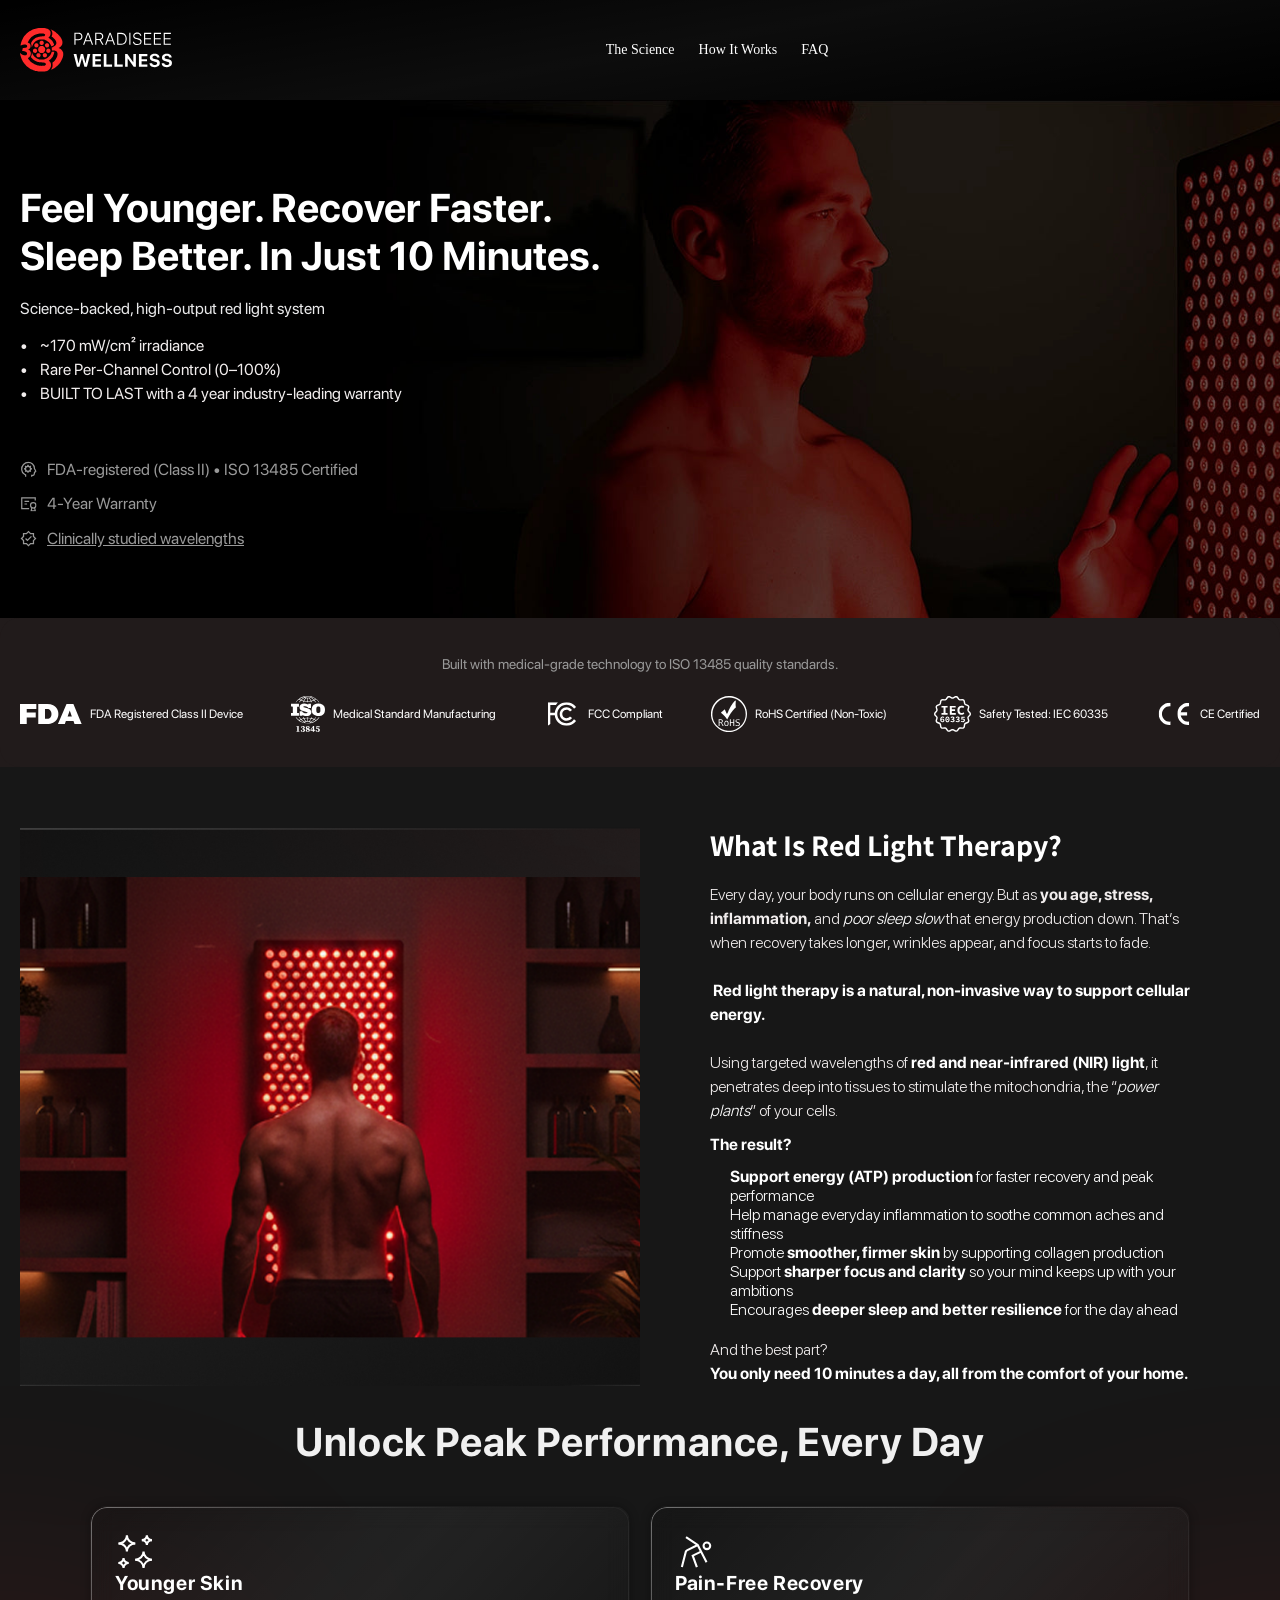
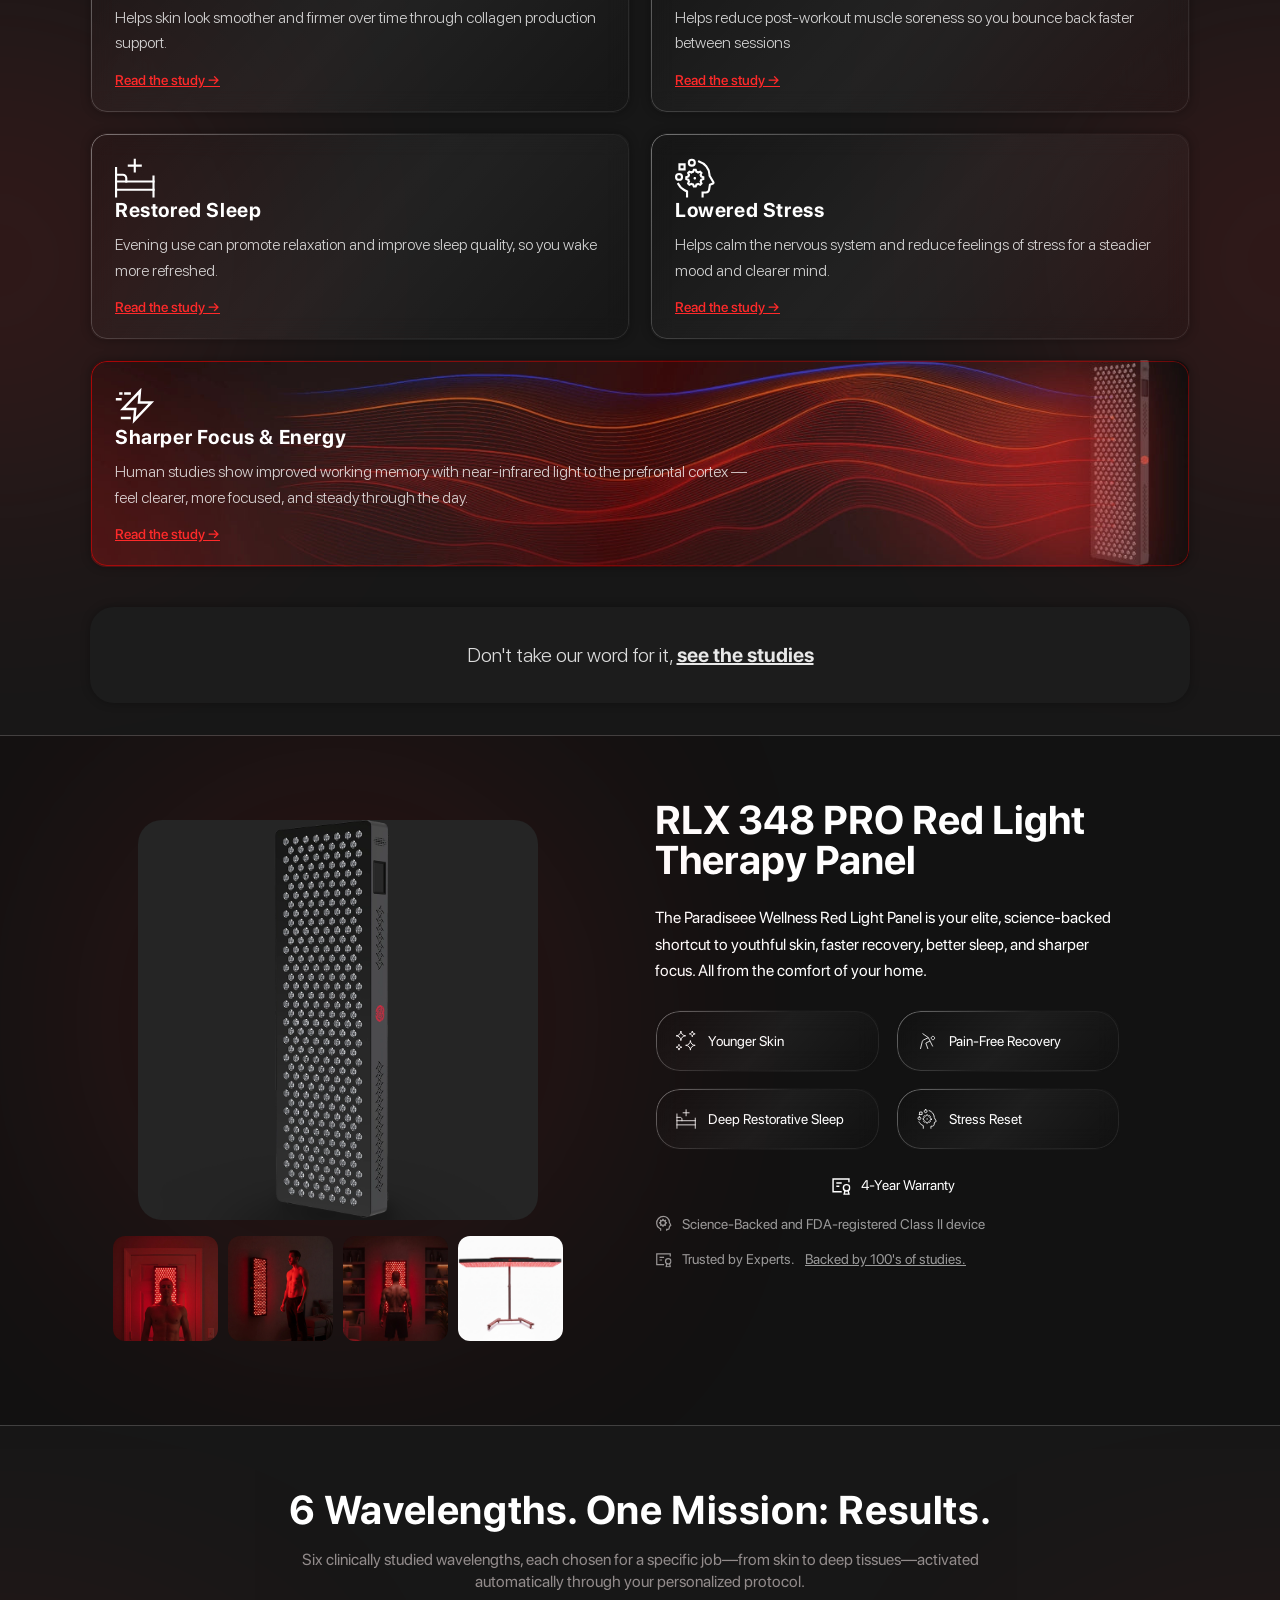
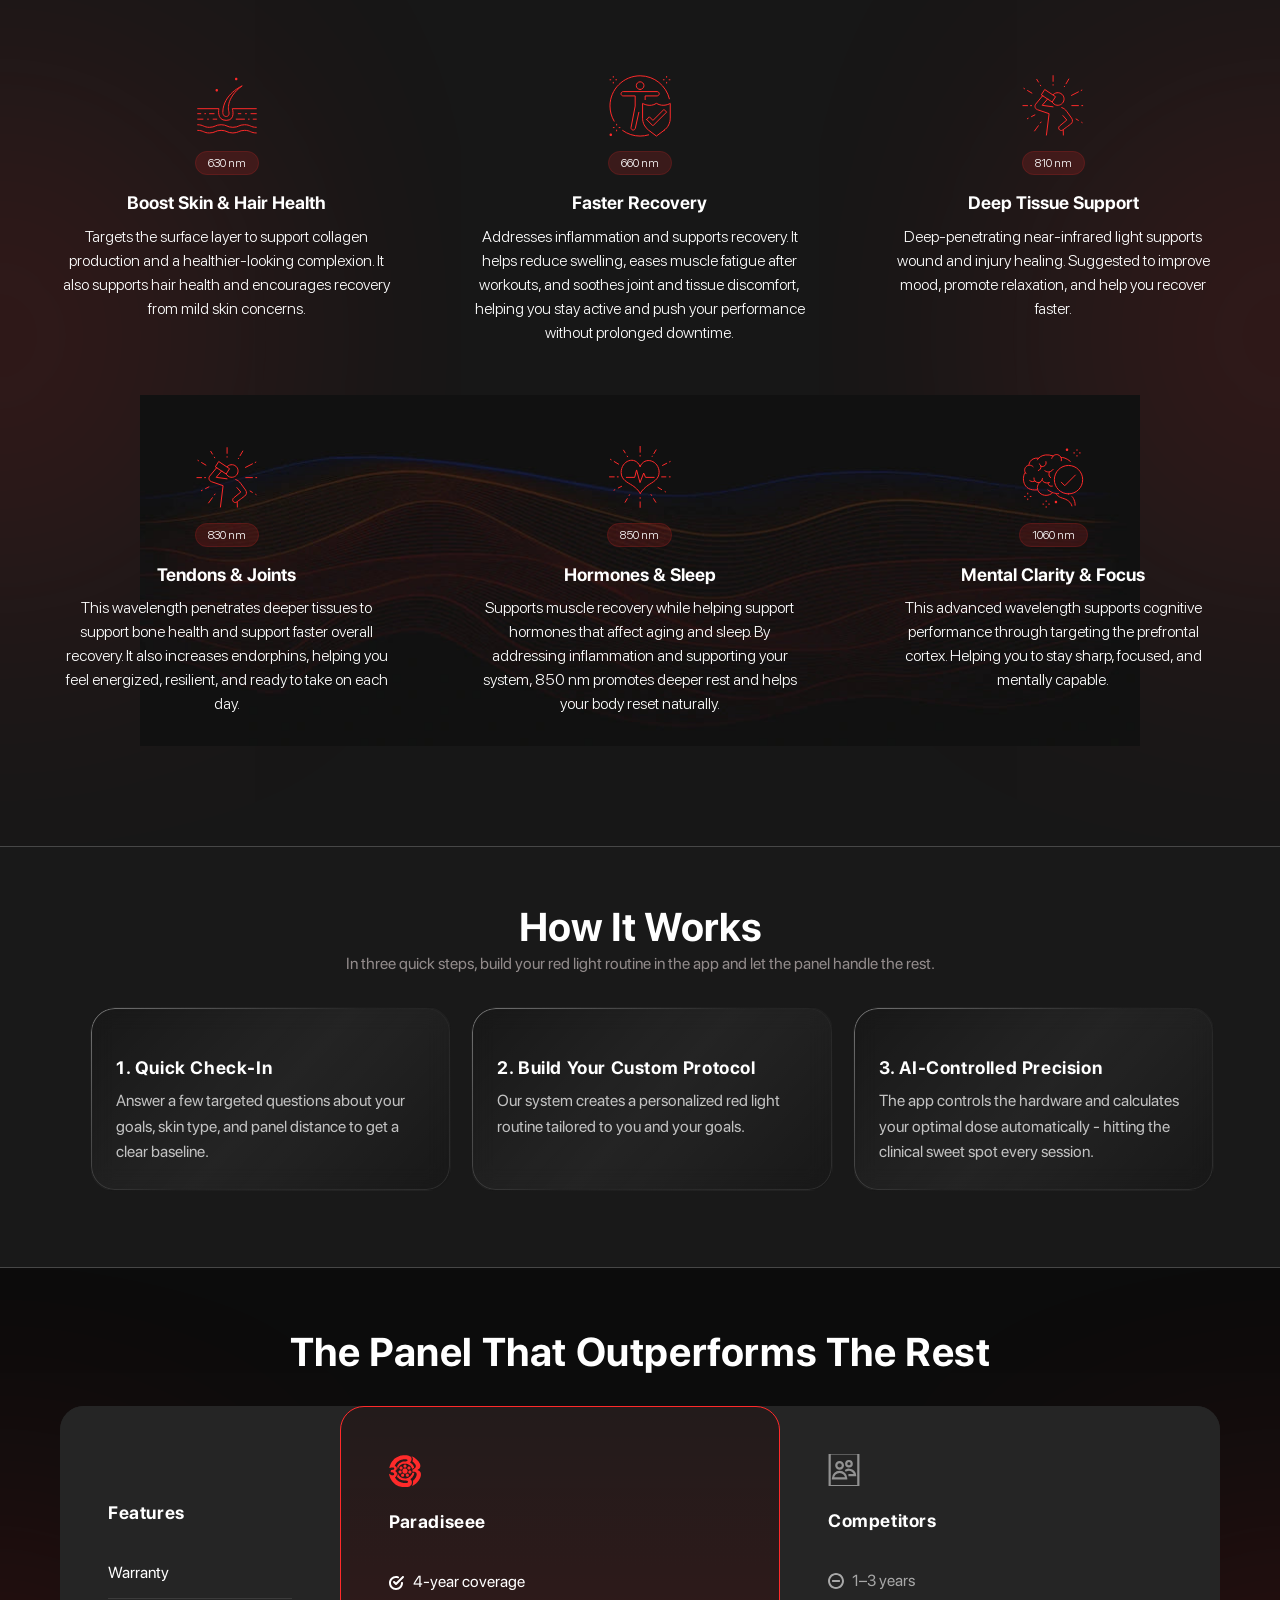
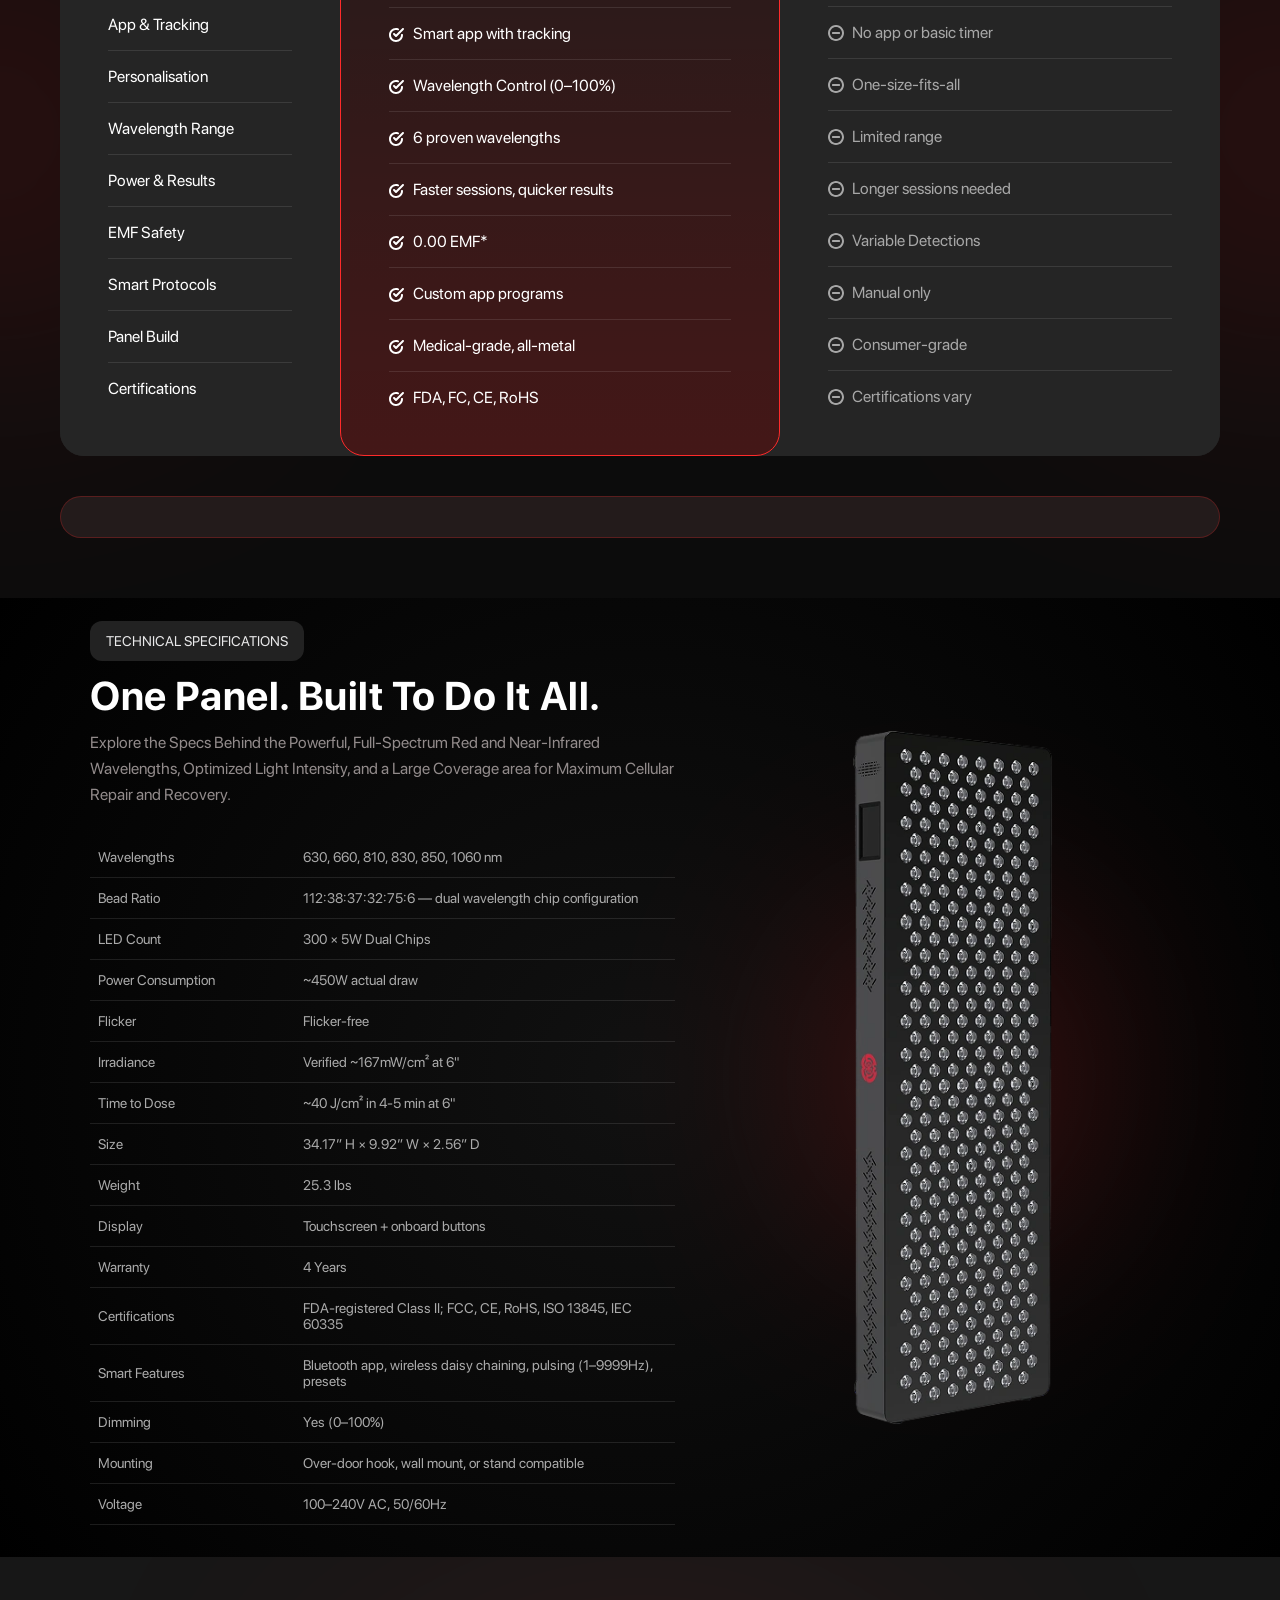
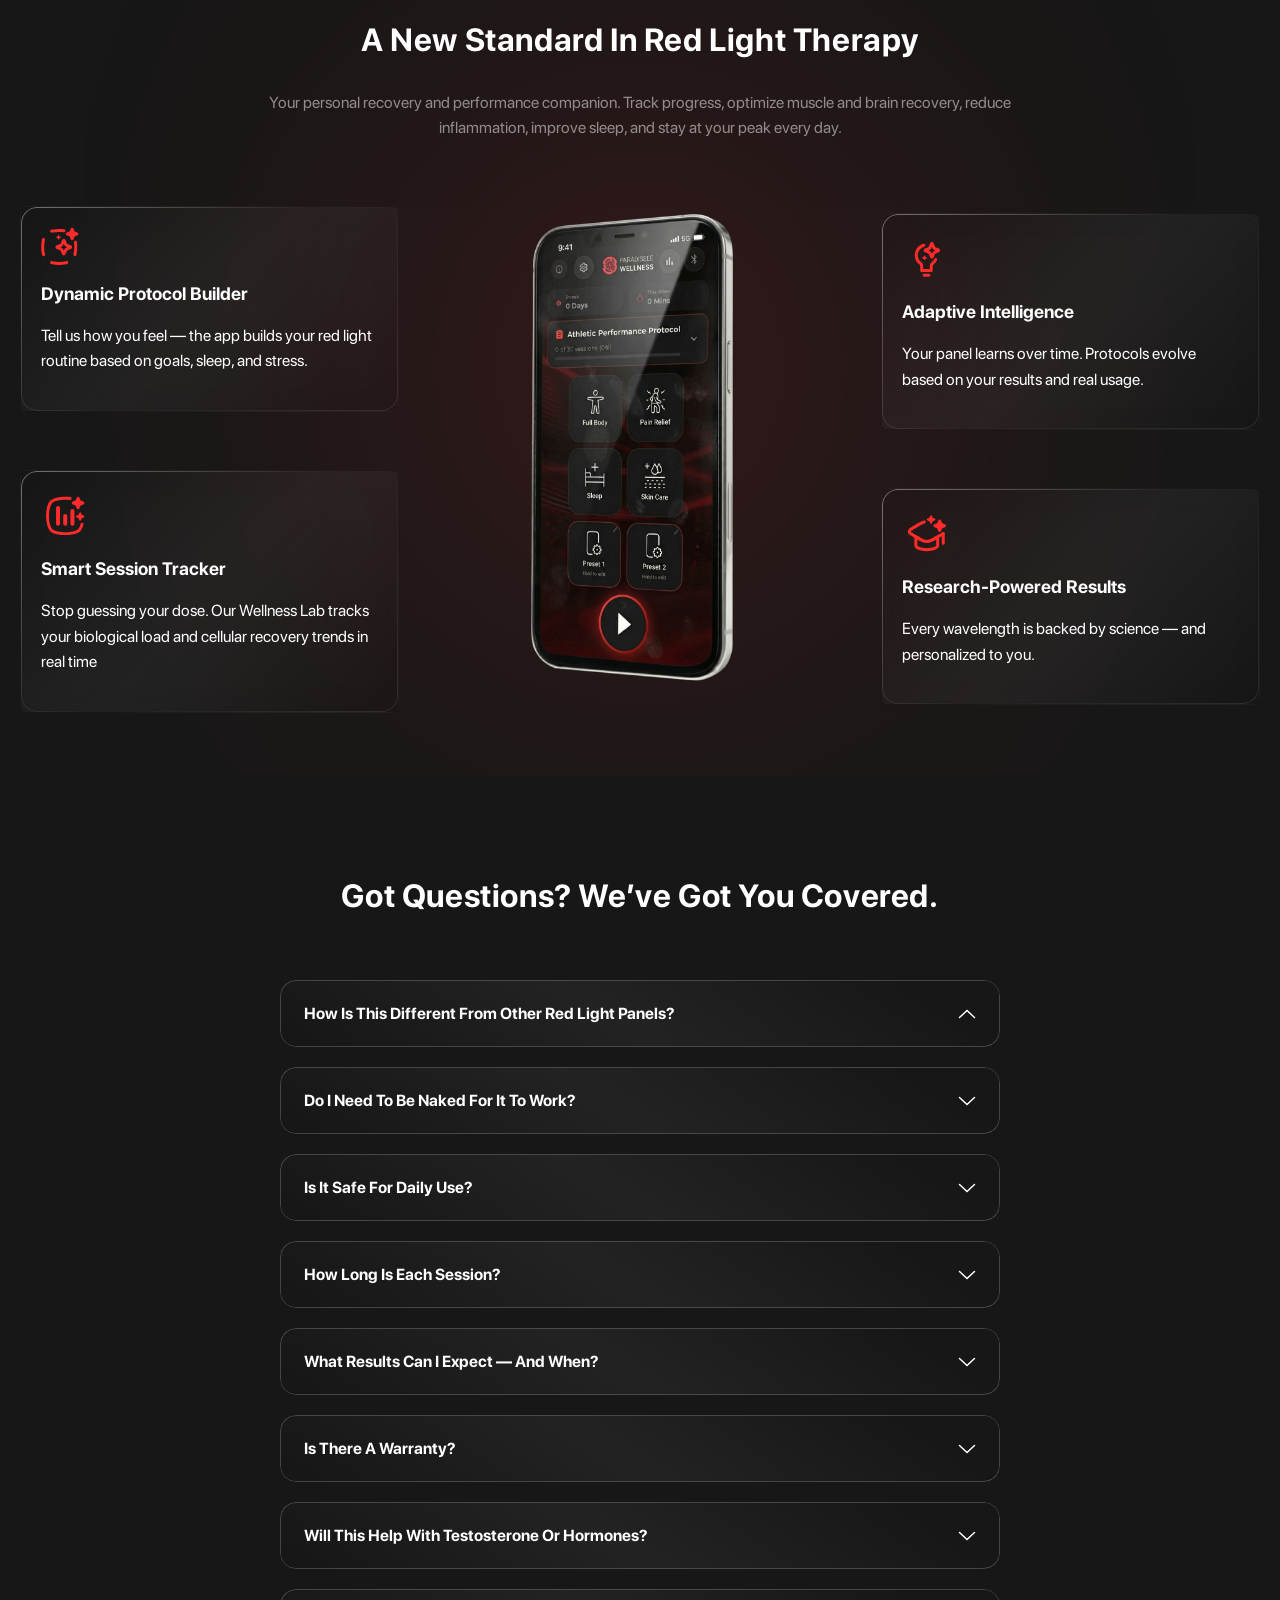
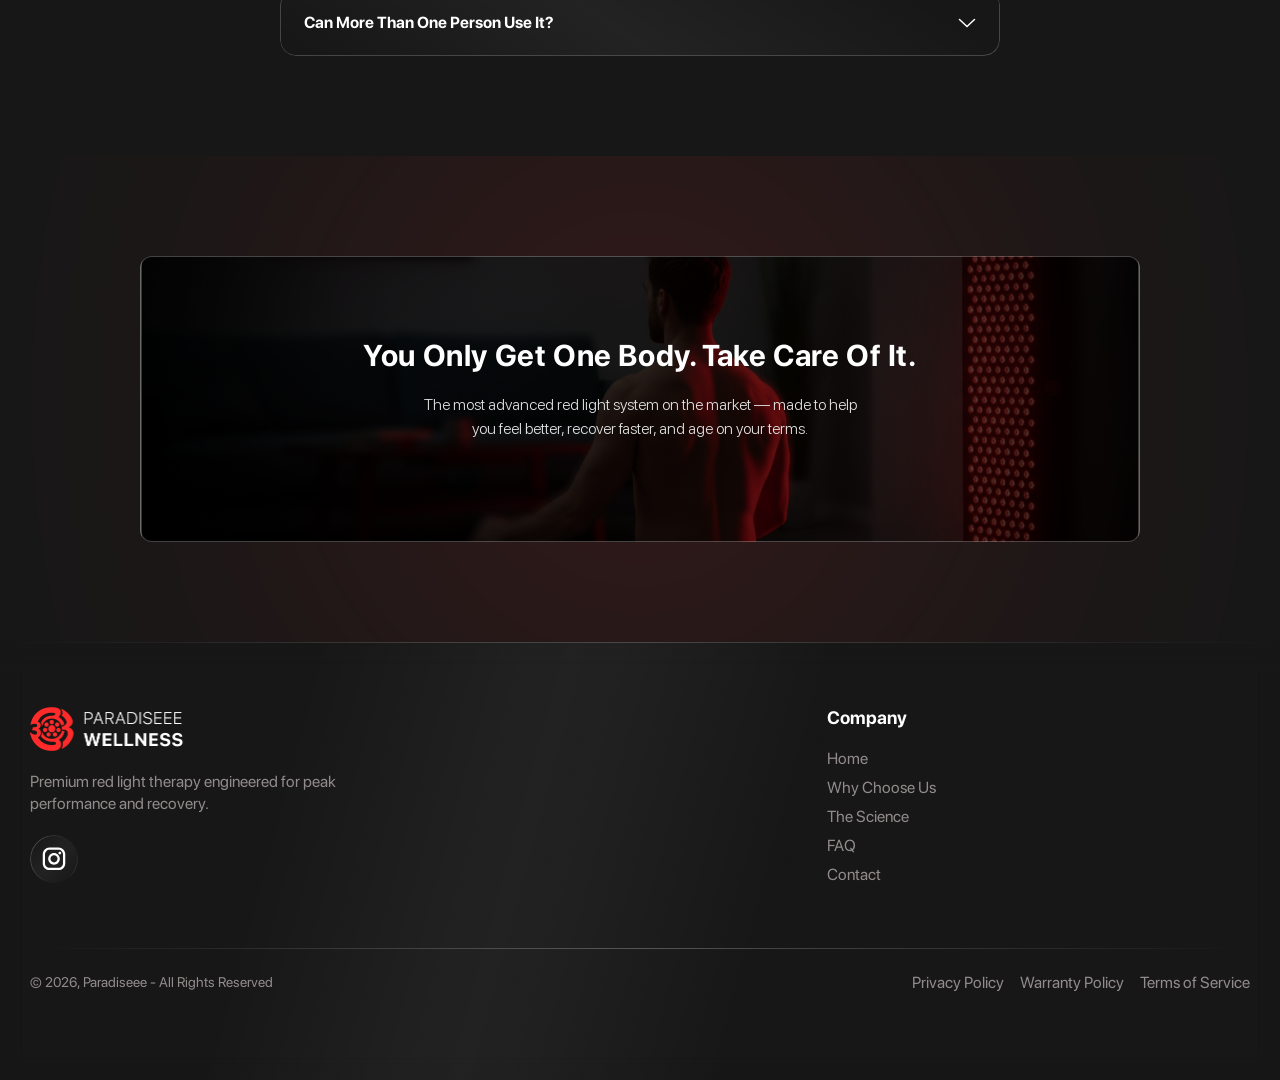
<file: index.html>
<!DOCTYPE html>
<html lang="en"><head>
<meta charset="utf-8"/>
<meta content="IE=edge" http-equiv="X-UA-Compatible"/>
<meta content="width=device-width,initial-scale=1" name="viewport"/>
<meta content="" name="theme-color"/>
<link href="/media/c8b8f54673-favicon-512.png" rel="icon" type="image/png"/>
<meta content="Explore the Paradiseee RLX 348 PRO red light therapy panel: six wavelengths, per-channel controls, product specifications, research, and support." name="description"/>

<meta content="website" property="og:type"/>

<meta content="Explore the Paradiseee RLX 348 PRO red light therapy panel: six wavelengths, per-channel controls, product specifications, research, and support." property="og:description"/>
<meta content="Paradiseee Wellness" property="og:site_name"/>
<meta content="en" property="og:locale"/><meta content="https://www.paradiseeewellness.com/media/986dd5e4d1-open-graph.webp" property="og:image"/>
<meta content="https://www.paradiseeewellness.com/media/986dd5e4d1-open-graph.webp" property="og:image:secure_url"/>
<meta content="1200" property="og:image:width"/>
<meta content="630" property="og:image:height"/>
<meta content="Pro Red Light Therapy Panel 2026 | 6 Wavelengths | ParadiseeeWellness" property="og:image:alt"/><meta content="summary_large_image" name="twitter:card"/>

<meta content="Explore the Paradiseee RLX 348 PRO red light therapy panel: six wavelengths, per-channel controls, product specifications, research, and support." name="twitter:description"/><meta content="/cdn/shop/files/open-graph.webp?crop=center&amp;height=630&amp;v=1764006100&amp;width=1200" name="twitter:image"/>
<meta content="Pro Red Light Therapy Panel 2026 | 6 Wavelengths | ParadiseeeWellness" name="twitter:image:alt"/>








<meta content="ZGga5tZJXhbz08JjXnRThooK9Ylsdmuafn0cswYWRiI" name="google-site-verification"/>


<meta data-currency="USD" data-environment="production" data-locale="en_US" data-paypal-v4="true" data-shop-id="94164123962" data-venmo-supported="false" id="in-context-paypal-metadata"/>
































<style id="shopify-accelerated-checkout-cart">
        #shopify-buyer-consent {
  margin-top: 1em;
  display: inline-block;
  width: 100%;
}

#shopify-buyer-consent.hidden {
  display: none;
}

#shopify-subscription-policy-button {
  background: none;
  border: none;
  padding: 0;
  text-decoration: underline;
  font-size: inherit;
  cursor: pointer;
}

#shopify-subscription-policy-button::before {
  box-shadow: none;
}

      </style>

<style>
      @font-face {
  font-family: Assistant;
  font-weight: 400;
  font-style: normal;
  font-display: swap;
  src: url("/media/7a2437f47c-assistant_n4.9120912a469cad1cc292572851508ca49d12e768.woff2") format("woff2"),
       url("/media/9ad608c6a8-assistant_n4.6e9875ce64e0fefcd3f4446b7ec9036b3ddd2985.woff") format("woff");
}

      @font-face {
  font-family: Assistant;
  font-weight: 700;
  font-style: normal;
  font-display: swap;
  src: url("/media/f607f1c43f-assistant_n7.bf44452348ec8b8efa3aa3068825305886b1c83c.woff2") format("woff2"),
       url("/media/bf2cc8f269-assistant_n7.0c887fee83f6b3bda822f1150b912c72da0f7b64.woff") format("woff");
}

      
      
      @font-face {
  font-family: Assistant;
  font-weight: 400;
  font-style: normal;
  font-display: swap;
  src: url("/media/7a2437f47c-assistant_n4.9120912a469cad1cc292572851508ca49d12e768.woff2") format("woff2"),
       url("/media/9ad608c6a8-assistant_n4.6e9875ce64e0fefcd3f4446b7ec9036b3ddd2985.woff") format("woff");
}


      
        :root,
        .color-scheme-1 {
          --color-background: 23,23,23;
        
          --gradient-background: #171717;
        

        

        --color-foreground: 249,249,249;
        --color-background-contrast: 151,151,151;
        --color-shadow: 18,18,18;
        --color-button: 162,39,40;
        --color-button-text: 255,255,255;
        --color-secondary-button: 23,23,23;
        --color-secondary-button-text: 53,53,53;
        --color-link: 53,53,53;
        --color-badge-foreground: 249,249,249;
        --color-badge-background: 23,23,23;
        --color-badge-border: 249,249,249;
        --payment-terms-background-color: rgb(23 23 23);
      }
      
        
        .color-scheme-2 {
          --color-background: 0,0,0;
        
          --gradient-background: #000000;
        

        

        --color-foreground: 241,241,241;
        --color-background-contrast: 128,128,128;
        --color-shadow: 18,18,18;
        --color-button: 235,235,235;
        --color-button-text: 0,0,0;
        --color-secondary-button: 0,0,0;
        --color-secondary-button-text: 179,179,179;
        --color-link: 179,179,179;
        --color-badge-foreground: 241,241,241;
        --color-badge-background: 0,0,0;
        --color-badge-border: 241,241,241;
        --payment-terms-background-color: rgb(0 0 0);
      }
      
        
        .color-scheme-3 {
          --color-background: 36,40,51;
        
          --gradient-background: #242833;
        

        

        --color-foreground: 255,255,255;
        --color-background-contrast: 47,52,66;
        --color-shadow: 18,18,18;
        --color-button: 255,255,255;
        --color-button-text: 0,0,0;
        --color-secondary-button: 36,40,51;
        --color-secondary-button-text: 255,255,255;
        --color-link: 255,255,255;
        --color-badge-foreground: 255,255,255;
        --color-badge-background: 36,40,51;
        --color-badge-border: 255,255,255;
        --payment-terms-background-color: rgb(36 40 51);
      }
      
        
        .color-scheme-4 {
          --color-background: 18,18,18;
        
          --gradient-background: #121212;
        

        

        --color-foreground: 255,255,255;
        --color-background-contrast: 146,146,146;
        --color-shadow: 18,18,18;
        --color-button: 255,255,255;
        --color-button-text: 18,18,18;
        --color-secondary-button: 18,18,18;
        --color-secondary-button-text: 255,255,255;
        --color-link: 255,255,255;
        --color-badge-foreground: 255,255,255;
        --color-badge-background: 18,18,18;
        --color-badge-border: 255,255,255;
        --payment-terms-background-color: rgb(18 18 18);
      }
      
        
        .color-scheme-5 {
          --color-background: 51,79,180;
        
          --gradient-background: #334fb4;
        

        

        --color-foreground: 255,255,255;
        --color-background-contrast: 23,35,81;
        --color-shadow: 18,18,18;
        --color-button: 255,255,255;
        --color-button-text: 51,79,180;
        --color-secondary-button: 51,79,180;
        --color-secondary-button-text: 255,255,255;
        --color-link: 255,255,255;
        --color-badge-foreground: 255,255,255;
        --color-badge-background: 51,79,180;
        --color-badge-border: 255,255,255;
        --payment-terms-background-color: rgb(51 79 180);
      }
      
        
        .color-scheme-6e09cfc8-52c3-4ac9-910b-66ae2e5a5f2f {
          --color-background: 0,0,0;
        
          --gradient-background: #000000;
        

        

        --color-foreground: 255,255,255;
        --color-background-contrast: 128,128,128;
        --color-shadow: 255,255,255;
        --color-button: 220,220,220;
        --color-button-text: 0,0,0;
        --color-secondary-button: 0,0,0;
        --color-secondary-button-text: 255,255,255;
        --color-link: 255,255,255;
        --color-badge-foreground: 255,255,255;
        --color-badge-background: 0,0,0;
        --color-badge-border: 255,255,255;
        --payment-terms-background-color: rgb(0 0 0);
      }
      
        
        .color-scheme-497c62c6-5c4b-4790-9236-5e0663be9bba {
          --color-background: 25,25,25;
        
          --gradient-background: #191919;
        

        

        --color-foreground: 233,233,233;
        --color-background-contrast: 153,153,153;
        --color-shadow: 18,18,18;
        --color-button: 18,18,18;
        --color-button-text: 255,255,255;
        --color-secondary-button: 25,25,25;
        --color-secondary-button-text: 18,18,18;
        --color-link: 18,18,18;
        --color-badge-foreground: 233,233,233;
        --color-badge-background: 25,25,25;
        --color-badge-border: 233,233,233;
        --payment-terms-background-color: rgb(25 25 25);
      }
      

      body, .color-scheme-1, .color-scheme-2, .color-scheme-3, .color-scheme-4, .color-scheme-5, .color-scheme-6e09cfc8-52c3-4ac9-910b-66ae2e5a5f2f, .color-scheme-497c62c6-5c4b-4790-9236-5e0663be9bba {
        color: rgba(var(--color-foreground));
        background-color: rgb(var(--color-background));
      }

      :root {
        --font-body-family: Assistant, sans-serif;
        --font-body-style: normal;
        --font-body-weight: 400;
        --font-body-weight-bold: 700;

        --font-heading-family: Assistant, sans-serif;
        --font-heading-style: normal;
        --font-heading-weight: 400;

        --font-body-scale: 1.0;
        --font-heading-scale: 1.0;

        --media-padding: px;
        --media-border-opacity: 0.05;
        --media-border-width: 1px;
        --media-radius: 0px;
        --media-shadow-opacity: 0.0;
        --media-shadow-horizontal-offset: 0px;
        --media-shadow-vertical-offset: 4px;
        --media-shadow-blur-radius: 5px;
        --media-shadow-visible: 0;

        --page-width: 120rem;
        --page-width-margin: 0rem;

        --product-card-image-padding: 0.0rem;
        --product-card-corner-radius: 1.2rem;
        --product-card-text-alignment: left;
        --product-card-border-width: 0.0rem;
        --product-card-border-opacity: 0.1;
        --product-card-shadow-opacity: 0.0;
        --product-card-shadow-visible: 0;
        --product-card-shadow-horizontal-offset: 0.0rem;
        --product-card-shadow-vertical-offset: 0.4rem;
        --product-card-shadow-blur-radius: 0.5rem;

        --collection-card-image-padding: 0.0rem;
        --collection-card-corner-radius: 0.0rem;
        --collection-card-text-alignment: left;
        --collection-card-border-width: 0.0rem;
        --collection-card-border-opacity: 0.1;
        --collection-card-shadow-opacity: 0.0;
        --collection-card-shadow-visible: 0;
        --collection-card-shadow-horizontal-offset: 0.0rem;
        --collection-card-shadow-vertical-offset: 0.4rem;
        --collection-card-shadow-blur-radius: 0.5rem;

        --blog-card-image-padding: 0.0rem;
        --blog-card-corner-radius: 0.0rem;
        --blog-card-text-alignment: left;
        --blog-card-border-width: 0.0rem;
        --blog-card-border-opacity: 0.1;
        --blog-card-shadow-opacity: 0.0;
        --blog-card-shadow-visible: 0;
        --blog-card-shadow-horizontal-offset: 0.0rem;
        --blog-card-shadow-vertical-offset: 0.4rem;
        --blog-card-shadow-blur-radius: 0.5rem;

        --badge-corner-radius: 4.0rem;

        --popup-border-width: 1px;
        --popup-border-opacity: 0.1;
        --popup-corner-radius: 0px;
        --popup-shadow-opacity: 0.05;
        --popup-shadow-horizontal-offset: 0px;
        --popup-shadow-vertical-offset: 4px;
        --popup-shadow-blur-radius: 5px;

        --drawer-border-width: 1px;
        --drawer-border-opacity: 0.1;
        --drawer-shadow-opacity: 0.0;
        --drawer-shadow-horizontal-offset: 0px;
        --drawer-shadow-vertical-offset: 4px;
        --drawer-shadow-blur-radius: 5px;

        --spacing-sections-desktop: 0px;
        --spacing-sections-mobile: 0px;

        --grid-desktop-vertical-spacing: 8px;
        --grid-desktop-horizontal-spacing: 8px;
        --grid-mobile-vertical-spacing: 4px;
        --grid-mobile-horizontal-spacing: 4px;

        --text-boxes-border-opacity: 0.1;
        --text-boxes-border-width: 0px;
        --text-boxes-radius: 0px;
        --text-boxes-shadow-opacity: 0.0;
        --text-boxes-shadow-visible: 0;
        --text-boxes-shadow-horizontal-offset: 0px;
        --text-boxes-shadow-vertical-offset: 4px;
        --text-boxes-shadow-blur-radius: 5px;

        --buttons-radius: 40px;
        --buttons-radius-outset: 41px;
        --buttons-border-width: 1px;
        --buttons-border-opacity: 1.0;
        --buttons-shadow-opacity: 0.0;
        --buttons-shadow-visible: 0;
        --buttons-shadow-horizontal-offset: 0px;
        --buttons-shadow-vertical-offset: 4px;
        --buttons-shadow-blur-radius: 5px;
        --buttons-border-offset: 0.3px;

        --inputs-radius: 12px;
        --inputs-border-width: 1px;
        --inputs-border-opacity: 0.55;
        --inputs-shadow-opacity: 0.0;
        --inputs-shadow-horizontal-offset: 0px;
        --inputs-margin-offset: 0px;
        --inputs-shadow-vertical-offset: 4px;
        --inputs-shadow-blur-radius: 5px;
        --inputs-radius-outset: 13px;

        --variant-pills-radius: 40px;
        --variant-pills-border-width: 1px;
        --variant-pills-border-opacity: 0.55;
        --variant-pills-shadow-opacity: 0.0;
        --variant-pills-shadow-horizontal-offset: 0px;
        --variant-pills-shadow-vertical-offset: 4px;
        --variant-pills-shadow-blur-radius: 5px;
      }

      *,
      *::before,
      *::after {
        box-sizing: inherit;
      }

      html {
        box-sizing: border-box;
        font-size: calc(var(--font-body-scale) * 62.5%);
        height: 100%;
      }

      body {
        display: grid;
        grid-template-rows: auto auto 1fr auto;
        grid-template-columns: 100%;
        min-height: 100%;
        margin: 0;
        font-size: 1.5rem;
        font-family: var(--font-body-family);
        font-style: var(--font-body-style);
        font-weight: var(--font-body-weight);
        overflow-x: hidden;
      }

      @media screen and (min-width: 750px) {
        body {
          font-size: 1.6rem;
        }
      }
    </style>
<link href="/assets/base.css" rel="stylesheet"/>
<link href="/assets/theme-bundle.css" rel="stylesheet"/>
<link href="/assets/theme-bundle.css" rel="stylesheet" type="text/css">






<link href="/assets/component-price.css" rel="stylesheet"/>



<link as="font" crossorigin="" href="/media/7a2437f47c-assistant_n4.9120912a469cad1cc292572851508ca49d12e768.woff2" rel="preload" type="font/woff2"/>
<link as="font" crossorigin="" href="/media/7a2437f47c-assistant_n4.9120912a469cad1cc292572851508ca49d12e768.woff2" rel="preload" type="font/woff2"/>
</link><title>Paradiseee Wellness | RLX 348 PRO Red Light Therapy</title><link href="https://www.paradiseeewellness.com/" rel="canonical"/><link href="/assets/standalone.css" rel="stylesheet"/><script defer="" src="/assets/standalone.js"></script><meta content="Paradiseee Wellness | RLX 348 PRO Red Light Therapy" property="og:title"/><meta content="https://www.paradiseeewellness.com/" property="og:url"/><meta content="Paradiseee Wellness | RLX 348 PRO Red Light Therapy" name="twitter:title"/></head><body class="gradient"><a class="skip-to-content-link button visually-hidden" href="#MainContent">Skip to content</a><header>

<nav aria-label="Main navigation" class="navbar">
<div class="container">
<div class="navbar-wrapper">
<a aria-label="Paradiseee Wellness" class="navbar-logo" href="/"><img alt="Paradiseee Wellness" class="logo" height="114" loading="eager" src="/media/0df0839641-Frame_1707482429.svg" width="400"/>
</a>
<div class="nav-link-wrapper">
<button aria-label="Close menu" class="mobile-menu-close-window-btn" type="button"></button>
<div class="nav-link-wrapper-inner">
<div class="mobile-side-bar-top">
<button aria-label="Close menu" class="mobile-menu-btn ham-menu" type="button">
<span></span>
<span></span>
<span></span>
</button>
<a aria-label="Paradiseee Wellness" class="navbar-logo" href="/"><img alt="Paradiseee Wellness" class="logo" height="114" loading="eager" src="/media/0df0839641-Frame_1707482429.svg" width="400"/>
</a>
</div>
<ul class="nav-links">
<li class="nav-link">
<a class="nav-link-text for__The Science" href="/pages/the-real-science">The Science</a>
</li>
<li class="nav-link">
<a class="nav-link-text for__How It Works" href="/#how-it-works">How It Works</a>
</li>
<li class="nav-link">
<a class="nav-link-text for__FAQ" href="/#FAQ">FAQ</a>
</li>
</ul>
<ul class="nav-icons mabile-nav-icons">
<li>
<a aria-label="Follow us on Instagram" href="https://www.instagram.com/paradiseeewellness_official">
<svg fill="none" height="23" viewbox="0 0 24 23" width="24" xmlns="http://www.w3.org/2000/svg">
<path d="M16.5468 0.369141H7.4521C5.67504 0.371229 3.97138 1.07817 2.71491 2.33485C1.45844 3.59153 0.75179 5.29531 0.75 7.07237L0.75 16.167C0.752088 17.9441 1.45903 19.6478 2.71571 20.9042C3.97239 22.1607 5.67617 22.8674 7.45323 22.8691H16.5479C18.325 22.8671 20.0286 22.1601 21.2851 20.9034C22.5416 19.6468 23.2482 17.943 23.25 16.1659V7.07124C23.2479 5.29418 22.541 3.59052 21.2843 2.33405C20.0276 1.07758 18.3238 0.37093 16.5468 0.369141V0.369141ZM20.987 16.1659C20.987 16.749 20.8722 17.3264 20.649 17.8651C20.4259 18.4038 20.0988 18.8933 19.6865 19.3057C19.2742 19.718 18.7847 20.045 18.246 20.2682C17.7073 20.4913 17.1299 20.6062 16.5468 20.6062H7.4521C6.27467 20.6059 5.14556 20.1379 4.31309 19.3053C3.48062 18.4726 3.01296 17.3433 3.01296 16.1659V7.07124C3.01326 5.89381 3.4812 4.7647 4.31388 3.93223C5.14656 3.09976 6.27579 2.6321 7.45323 2.6321H16.5479C17.7253 2.6324 18.8544 3.10034 19.6869 3.93302C20.5194 4.7657 20.987 5.89493 20.987 7.07237V16.167V16.1659Z" fill="#FF2A2A"></path>
<path d="M11.9991 5.80078C10.4567 5.80317 8.97826 6.41699 7.88776 7.5077C6.79727 8.59841 6.18373 10.077 6.18164 11.6193C6.18343 13.1621 6.79699 14.6411 7.88776 15.7321C8.97854 16.8231 10.4575 17.4369 12.0002 17.439C13.5431 17.4372 15.0223 16.8235 16.1134 15.7325C17.2044 14.6415 17.8181 13.1623 17.8199 11.6193C17.8175 10.0766 17.2034 8.5978 16.1122 7.50724C15.021 6.41668 13.5418 5.8034 11.9991 5.80191V5.80078ZM11.9991 15.1761C11.0561 15.1761 10.1517 14.8015 9.48488 14.1347C8.81808 13.4678 8.44347 12.5635 8.44347 11.6205C8.44347 10.6775 8.81808 9.77308 9.48488 9.10628C10.1517 8.43947 11.0561 8.06487 11.9991 8.06487C12.9421 8.06487 13.8465 8.43947 14.5133 9.10628C15.1801 9.77308 15.5547 10.6775 15.5547 11.6205C15.5547 12.5635 15.1801 13.4678 14.5133 14.1347C13.8465 14.8015 12.9421 15.1761 11.9991 15.1761Z" fill="#FF2A2A"></path>
<path d="M17.8296 7.23832C18.5995 7.23832 19.2237 6.61418 19.2237 5.84426C19.2237 5.07434 18.5995 4.4502 17.8296 4.4502C17.0597 4.4502 16.4355 5.07434 16.4355 5.84426C16.4355 6.61418 17.0597 7.23832 17.8296 7.23832Z" fill="#FF2A2A"></path>
</svg>
</a>
</li>
</ul>
</div>
</div>
<div class="nav-icon-and-btn">
<button aria-expanded="false" aria-label="Open menu" class="mobile-menu-btn ham-menu" type="button">
<span></span>
<span></span>
<span></span>
</button>

</div>
</div>
</div>
</nav>

</header><main id="MainContent"><section class="shopify-section section" id="shopify-section-hero_section_bLLGxN">
<section class="hero-section" id="header">
<div class="container">
<div class="hero-content">
<div class="hero-content-inner">
<div class="formobile">
<div class="bg_img_mobile">
<img alt="Mobile background image" fetchpriority="high" sizes="(max-width: 767px) calc(100vw - 32px), 400px" src="/media/f0e06bec0b-mobile-header-img_cfbbaa7e-6a72-4ed2-98c4-400e15d81768.webp" style="aspect-ratio: ;"/>
</div>
</div>
<h1 class="hero-title">Feel Younger. Recover Faster. Sleep Better. In Just 10 Minutes.</h1>
<p class="hero-text">Science-backed, high-output red light system</p>
<ul class="hero-bullet-points">
<li>~170 mW/cm² irradiance</li>
<li>Rare Per-Channel Control (0–100%)</li>
<li>BUILT TO LAST with a 4 year industry-leading warranty</li>
</ul>
<div class="btn_heros">
<div class="hero-price-text">
</div>
</div>
<div class="hero_keywords">
<div class="hero_keyword-item">
<div class="hero_keyword-icon"><svg fill="none" height="21" viewbox="0 0 20 21" width="20" xmlns="http://www.w3.org/2000/svg">
<g clip-path="url(#clip0_715_701)">
<path d="M9.375 12.7787C11.1009 12.7787 12.5 11.3796 12.5 9.65369C12.5 7.92779 11.1009 6.52869 9.375 6.52869C7.64911 6.52869 6.25 7.92779 6.25 9.65369C6.25 11.3796 7.64911 12.7787 9.375 12.7787Z" stroke="white" stroke-linecap="square" stroke-miterlimit="10" stroke-width="1.5"></path>
<path d="M8.91602 6.562L9.21935 5.487H9.53185L9.83435 6.562" stroke="white" stroke-miterlimit="10" stroke-width="1.5"></path>
<path d="M11.2383 7.14288L12.2124 6.59705L12.4333 6.81788L11.8874 7.79205" stroke="white" stroke-miterlimit="10" stroke-width="1.5"></path>
<path d="M12.4668 9.19452L13.5418 9.49702V9.80952L12.4668 10.1129" stroke="white" stroke-miterlimit="10" stroke-width="1.5"></path>
<path d="M11.8874 11.5153L12.4333 12.4895L12.2124 12.7103L11.2383 12.1645" stroke="white" stroke-miterlimit="10" stroke-width="1.5"></path>
<path d="M9.83435 12.7454L9.53185 13.8204H9.21935L8.91602 12.7454" stroke="white" stroke-miterlimit="10" stroke-width="1.5"></path>
<path d="M7.51336 12.1645L6.53919 12.7103L6.31836 12.4895L6.86419 11.5153" stroke="white" stroke-miterlimit="10" stroke-width="1.5"></path>
<path d="M6.28398 10.1129L5.20898 9.81035V9.49785L6.28398 9.19452" stroke="white" stroke-miterlimit="10" stroke-width="1.5"></path>
<path d="M6.86419 7.79205L6.31836 6.81788L6.53919 6.59705L7.51336 7.14288" stroke="white" stroke-miterlimit="10" stroke-width="1.5"></path>
<path d="M6.45967 18.8203V17.1537L5.10008 16.4122C3.09274 15.3174 1.78647 13.2703 1.63927 10.9886L1.60927 10.5237C1.30227 5.76524 5.07901 1.737 9.84731 1.737C13.7906 1.737 17.0469 4.81744 17.2656 8.75455L17.2924 9.237L19.1459 12.5733C19.2678 12.7928 19.1695 13.0694 18.9363 13.1626L17.4718 13.748L17.0858 16.2235C16.9636 17.0071 16.3062 17.596 15.514 17.6317L13.9476 17.7023V18.8203" stroke="white" stroke-linecap="square" stroke-miterlimit="10" stroke-width="1.5"></path>
</g>
<defs>
<clippath id="clip0_715_701">
<rect fill="white" height="20" transform="translate(0 0.278687)" width="20"></rect>
</clippath>
</defs>
</svg></div>
<span class="hero_keyword-label">FDA-registered (Class II) • ISO 13485 Certified</span>
</div>
<div class="hero_keyword-item">
<div class="hero_keyword-icon"><svg fill="none" height="21" viewbox="0 0 20 21" width="20" xmlns="http://www.w3.org/2000/svg">
<g clip-path="url(#clip0_715_715)">
<path d="M18.3327 6.112V3.612H1.66602V16.9453H9.99935" stroke="white" stroke-linecap="square" stroke-miterlimit="10" stroke-width="1.5"></path>
<path d="M17.4987 15.6953L18.332 19.4453H15.832H13.332L14.1654 15.6953" stroke="white" stroke-miterlimit="10" stroke-width="1.5"></path>
<path d="M15.8333 16.112C17.6742 16.112 19.1667 14.6196 19.1667 12.7786C19.1667 10.9377 17.6742 9.44531 15.8333 9.44531C13.9924 9.44531 12.5 10.9377 12.5 12.7786C12.5 14.6196 13.9924 16.112 15.8333 16.112Z" stroke="white" stroke-linecap="square" stroke-miterlimit="10" stroke-width="1.5"></path>
<path d="M9.9987 7.77869H5.83203" stroke="white" stroke-linecap="square" stroke-miterlimit="10" stroke-width="1.5"></path>
<path d="M7.4987 11.112H5.83203" stroke="white" stroke-linecap="square" stroke-miterlimit="10" stroke-width="1.5"></path>
</g>
<defs>
<clippath id="clip0_715_715">
<rect fill="white" height="20" transform="translate(0 0.278687)" width="20"></rect>
</clippath>
</defs>
</svg></div>
<span class="hero_keyword-label">4-Year Warranty</span>
</div>
<div class="hero_keyword-item">
<div class="hero_keyword-icon"><svg fill="none" height="19" viewbox="0 0 20 19" width="20" xmlns="http://www.w3.org/2000/svg">
<path d="M7.08203 9.99658L8.7487 11.6632L12.9154 7.49658" stroke="white" stroke-linecap="square" stroke-miterlimit="10" stroke-width="1.5"></path>
<path d="M15.8325 11.9956L18.2483 9.57973L15.8325 7.1639V3.7464H12.415L9.99917 1.33057L7.58333 3.7464H4.16583V7.1639L1.75 9.57973L4.16583 11.9956V15.4131H7.58333L9.99917 17.8289L12.415 15.4131H15.8325V11.9956Z" stroke="white" stroke-linecap="square" stroke-miterlimit="10" stroke-width="1.5"></path>
</svg></div>
<a class="hero_keyword-link" href="/pages/the-real-science">Clinically studied wavelengths</a>
</div>
</div>
</div>
</div>
</div>
<div class="hero_csrt">
<div class="hero-badge">
<p class="hero_tile_csrt">Built with medical-grade technology to ISO 13485 quality standards.</p>
<div class="hero-badge-items">
<div class="hero-badge-item">
<div class="hero-badge-item-img">
<img alt="Paradiseee Wellness" class="hero_badge" loading="lazy" src="/media/1a64865aae-logo-fda.svg"/>
</div>
<p class="hero-badge-item-text">FDA Registered Class II Device</p>
</div>
<div class="hero-badge-item">
<div class="hero-badge-item-img">
<img alt="Paradiseee Wellness" class="hero_badge" loading="lazy" src="/media/ed1cbf15f7-logo-iso-13485.svg"/>
</div>
<p class="hero-badge-item-text">Medical Standard Manufacturing</p>
</div>
<div class="hero-badge-item">
<div class="hero-badge-item-img">
<img alt="Paradiseee Wellness" class="hero_badge" loading="lazy" src="/media/40024fbf9d-logo-fcc_c479d85b-fa31-4787-aa2a-3c18c8373e84.svg"/>
</div>
<p class="hero-badge-item-text">FCC Compliant</p>
</div>
<div class="hero-badge-item">
<div class="hero-badge-item-img">
<img alt="Paradiseee Wellness" class="hero_badge" loading="lazy" src="/media/caa7036fcc-logo-rohs.svg"/>
</div>
<p class="hero-badge-item-text">RoHS Certified (Non-Toxic)</p>
</div>
<div class="hero-badge-item">
<div class="hero-badge-item-img">
<img alt="Paradiseee Wellness" class="hero_badge" loading="lazy" src="/media/d01773144e-logo-iec.svg"/>
</div>
<p class="hero-badge-item-text">Safety Tested: IEC 60335</p>
</div>
<div class="hero-badge-item">
<div class="hero-badge-item-img">
<img alt="Paradiseee Wellness" class="hero_badge" loading="lazy" src="/media/a876867ba4-logo-ce_c555d693-19c1-4b43-9234-8756ed931be6.svg"/>
</div>
<p class="hero-badge-item-text">CE Certified</p>
</div>
</div>
</div>
</div>
</section>
<style>
  .hero-section {
      background-image: url("/media/8e7e6644b0-hero-background_60eb0a08-029c-4274-8f82-a1c10d9c3375.webp");
      background-position: calc(100% + 30px) center;
      background-repeat: no-repeat;
      background-size: cover;
  }
    .formobile {
      display: none;
  }
  @media (max-width: 1600px) {
    .hero-section {
      background-position: calc(100% + 200px) center;
    }
  }
  @media (max-width: 1024px) {
    .hero-section {
      background-position: calc(100% + 380px) center;
    }
  }
  @media (max-width: 768px) {
    .hero-section {
      background-image: none;
    }
    .formobile {
      display: block;
      max-width: 640px;
      margin-right: auto;
    }
  }
  .bg_img_mobile {
      margin-bottom: 16px;
      width: 100%;
      position: relative;
  }
  .bg_img_mobile img {
      display: block;
      max-width: 100%;
      height: auto;
  }

  /* Hero CSRT Layout Updates */
  .hero_csrt .hero-badge {
    display: flex;
    flex-direction: column;
    align-items: center;
  }

  .hero_csrt .hero_tile_csrt {
    text-align: center;
    width: 100%;
    margin-bottom: 20px;
    max-width: none;
  }

  .hero_csrt .hero-badge-items {
    display: flex;
    flex-direction: row;
    width: 100%;
    justify-content: space-between;
    align-items: center;
    gap: 16px;
    flex-wrap: wrap;
  }

  .hero_csrt .hero-badge-item {
    display: flex;
    align-items: center;
    flex-direction: row;
    gap: 8px;
  }

  .hero_csrt img.hero_badge {
    height: 36px;
    object-fit: contain;
    max-width: 62px;
    width: 100%;
  }

  @media (max-width: 768px) {
    .hero_csrt .hero-badge-items {
      justify-content: center;
      gap: 20px;
    }
    .hero_csrt .hero-badge-item-text {
      display: none !important;
    }
    .hero_csrt .hero-badge-item {
      flex-direction: column;
      gap: 0;
    }
  }

  /* Hero Price Text Styling */
  .hero-price-text {
    text-align: left;
    display: flex;
    flex-direction: row;
    align-items: center;
    gap: 12px;
    flex-wrap: wrap;
  }

  .hero-price-main {
    font-size: 18px;
    font-weight: 700;
    color: #fff;
    margin: 0 0 4px 0;
    line-height: 1.2;
  }

  .hero-price-sub {
    font-size: 14px;
    font-style: italic;
    color: #fff;
    margin: 0;
    opacity: 0.5;
    line-height: 1.3;
  }

  /* Update btn_heros layout for vertical stacking */
  .btn_heros {
    display: flex;
    flex-direction: column;
    align-items: flex-start;
    gap: 16px;
    margin-top: 16px;
  }

  @media (max-width: 768px) {
    .hero-price-text {
      gap: 6px;
    }

    .hero-price-main {
      font-size: 16px;
    }

    .hero-price-sub {
      font-size: 13px;
    }
  }

</style>
</section><section class="shopify-section section" id="shopify-section-image_with_text_LrwRmg"><link href="/assets/component-image-with-text.css" rel="stylesheet"/>
<style>
  .section-image_with_text_LrwRmg-padding {
    padding-top: 45px;
    padding-bottom: 0px;
  }

  @media screen and (min-width: 750px) {
    .section-image_with_text_LrwRmg-padding {
      padding-top: 60px;
      padding-bottom: 0px;
    }
  }
</style><div class="red_ligth_icsrt section-image_with_text_LrwRmg-padding gradient color-scheme-6e09cfc8-52c3-4ac9-910b-66ae2e5a5f2f" id="what-is-red-light">
<div class="page-widths container">
<div class="image-with-text image-with-text--no-overlap isolate">
<div class="image-with-text__grid grid grid--gapless grid--1-col grid--2-col-tablet">
<div class="image-with-text__media-item image-with-text__media-item--medium image-with-text__media-item--top grid__item">
<div class="image-with-text__media image-with-text__media--adapt global-media-settings background-transparent media" style="padding-bottom: Infinity%;"><img alt="Paradiseee Wellness" fetchpriority="auto" sizes="(min-width: 1200px) 550px,
              (min-width: 750px) calc((100vw - 130px) / 2), calc((100vw - 50px) / 2)" src="/media/e6ffcb7552-Frame_1000011540.png"/></div>
</div>
<div class="image-with-text__text-item grid__item">
<div class="image-with-text__content image-with-text__content--top image-with-text__content--desktop-left image-with-text__content--mobile-left image-with-text__content--adapt content-container background-transparent" id="ImageWithText--image_with_text_LrwRmg"><h2 class="image-with-text__heading inline-richtext h1">
                    What Is Red Light Therapy?
                  </h2><div class="image-with-text__text rte body">
<p>Every day, your body runs on cellular energy. But as<strong> you age, stress, inflammation,</strong> and<em> poor sleep slow </em>that energy production down. That’s when recovery takes longer, wrinkles appear, and focus starts to fade.<br/><br/><strong> Red light therapy is a natural, non-invasive way to support cellular energy. <br/><br/></strong>Using targeted wavelengths of<strong> red and near-infrared (NIR) light</strong>, it penetrates deep into tissues to stimulate the mitochondria, the “<em>power plants</em>” of your cells.<br/></p><p><strong>The result?</strong></p><ul><li><strong>Support energy (ATP) production</strong> for faster recovery and peak performance</li><li>Help manage everyday inflammation  to soothe common aches and stiffness</li><li>Promote <strong>smoother, firmer skin</strong> by supporting collagen production</li><li>Support <strong>sharper focus and clarity</strong> so your mind keeps up with your ambitions</li><li>Encourages <strong>deeper sleep and better resilience</strong> for the day ahead<br/><br/></li></ul><p>And the best part?<br/><strong>You only need 10 minutes a day, all from the comfort of your home.</strong></p>
</div></div>
</div>
</div>
</div>
</div>
</div>
</section><section class="shopify-section section" id="shopify-section-peak_performance_cards_mXLRLc">
<section class="peak-performance-section" id="science">
<div class="section-glow-left">
<img alt="" aria-hidden="true" loading="lazy" src="/assets/red-glow.svg"/>
</div>
<div class="section-glow-right">
<img alt="" aria-hidden="true" loading="lazy" src="/assets/red-glow.svg"/>
</div>
<div class="page-width">
<h2 class="peak-heading">Unlock Peak Performance, Every Day</h2>
<div class="peak-grid">
<div class="peak-card icon-img-item gradient-border-box">
<div class="icon">
<img alt="Younger Skin" height="64" loading="lazy" src="/media/e3581fd507-sparks_1.svg" width="64"/>
</div>
<h3>Younger Skin</h3>
<p class="fordesktop">Helps skin look smoother and firmer over time through collagen production support.</p>
<p class="formobile">Helps skin look smoother and firmer over time through collagen production support.</p>
<a class="read-link" href="https://pubmed.ncbi.nlm.nih.gov/24286286/">
        Read the study →
      </a>
</div>
<div class="peak-card icon-img-item gradient-border-box">
<div class="icon">
<img alt="Pain-Free Recovery" height="64" loading="lazy" src="/media/660f4f8684-stretching_1.svg" width="64"/>
</div>
<h3>Pain-Free Recovery</h3>
<p class="fordesktop">Helps reduce post-workout muscle soreness so you bounce back faster between sessions</p>
<p class="formobile">Less soreness, faster recovery, easier movement.</p>
<a class="read-link" href="https://pubmed.ncbi.nlm.nih.gov/24258312/">
        Read the study →
      </a>
</div>
<div class="peak-card icon-img-item gradient-border-box">
<div class="icon">
<img alt="Restored Sleep" height="64" loading="lazy" src="/media/107069edb2-Group_1.svg" width="64"/>
</div>
<h3>Restored Sleep</h3>
<p class="fordesktop">Evening use can promote relaxation and improve sleep quality, so you wake more refreshed.</p>
<p class="formobile">Fall asleep easier, wake up refreshed and energized.</p>
<a class="read-link" href="https://pmc.ncbi.nlm.nih.gov/articles/PMC10476031/">
        Read the study →
      </a>
</div>
<div class="peak-card icon-img-item gradient-border-box">
<div class="icon">
<img alt="Lowered Stress" height="64" loading="lazy" src="/media/46c7c1e435-Group.svg" width="64"/>
</div>
<h3>Lowered Stress</h3>
<p class="fordesktop">Helps calm the nervous system and reduce feelings of stress for a steadier mood and clearer mind.</p>
<p class="formobile">Clearer mind, steadier mood, lighter stress.</p>
<a class="read-link" href="https://bmcpsychiatry.biomedcentral.com/articles/10.1186/s12888-025-06555-3">
        Read the study →
      </a>
</div>
<div class="peak-card highlight-card icon-img-item gradient-border-box">
<div class="icon">
<img alt="Sharper Focus &amp; Energy" height="64" loading="lazy" src="/media/20ab41756d-bolt-speed_1.svg" width="64"/>
</div>
<h3>Sharper Focus &amp; Energy</h3>
<p class="fordesktop">Human studies show improved working memory with near-infrared light to the prefrontal cortex — feel clearer, more focused, and steady through the day.</p>
<p class="formobile">Clearer focus and steadier energy — no caffeine needed.</p>
<a class="read-link" href="https://pmc.ncbi.nlm.nih.gov/articles/PMC10936045/">
        Read the study →
      </a>
</div>
</div>
<div class="peak-cta-card">
<a class="peak-cta-link-wrapper" href="/pages/the-real-science">
<p class="peak-cta-text">
              
                
                
                Don't take our word for it, <span class="cta-link-text">see the studies</span>
</p>
</a>
</div>
</div>
</section>
<style>
.peak-performance-section {
    padding: 80px 0;
    color: #fff;
    position: relative;
    overflow: hidden;
}

.peak-performance-section .page-width {
  position: relative;
  z-index: 1;
}
.peak-heading {
    text-align: center;
    font-weight: 700;
    font-size: 40px;
    line-height: 120%;
    text-transform: capitalize;
    margin-bottom: 40px;
    color: #F0F0F0;
}
    .peak-grid {
      display: grid;
      grid-template-columns: 1fr 1fr;
      gap: 20px;
    }

.peak-card {
    background: #1c1c1c;
    padding: 24px;
    box-shadow: 0 0 10px rgba(0, 0, 0, 0.3);
    transition: transform 0.3s ease;
    position: relative;
    overflow: hidden;
}

    .peak-card:hover {
      transform: translateY(-5px);
    }

    .peak-card .icon img {
      height: 40px;
      width: 40px;
    }

    .peak-card h3 {
      font-size: 20px;
      font-weight: 600;
      margin-bottom: 10px;
    }
.peak-card p {
    font-size: 16px;
    line-height: 160%;
    margin-bottom: 16px;
    font-weight: lighter;
    opacity: 0.8;
}
    
.peak-grid.icon-img-inner-item {
    background: none;
}
    .read-link {
      color: #FF2A2A;
      font-weight: 500;
      font-size: 14px;
      text-decoration: underline;
    }

    .read-link:hover {
      color: #fff;
    }

   .highlight-card {
    grid-column: 1 / -1;
    background-image: url("/media/a625d75351-sharper-focus-bg.webp");
    background-repeat: no-repeat;
    background-size: cover;
    background-position: center;
    position: relative;
    padding: 24px;
}

/* Red gradient border for highlight card */
.highlight-card.gradient-border-box::before {
  background: linear-gradient(135deg, rgba(255, 0, 0, .6) 0, rgba(255, 0, 0, .3) 50%, rgba(255, 0, 0, .4) 100%);
}

@media (max-width: 768px) {
  .peak-grid {
    grid-template-columns: 1fr;
  }
  
  .highlight-card {
    padding: 20px;
  }
}
    

    

.peak-card {
    border-radius: 24px;
}

.peak-cta-card {
    background: #1c1c1c;
    border-radius: 24px;
    padding: 32px 24px;
    margin-top: 40px;
    text-align: center;
    box-shadow: 0 0 10px rgba(0, 0, 0, 0.3);
    transition: transform 0.3s ease;
}

.peak-cta-card:hover {
    transform: translateY(-5px);
}

.peak-cta-text {
    font-size: 20px;
    line-height: 160%;
    margin-bottom: 0px;
    font-weight: 300;
    opacity: 0.9;
    color: #F0F0F0;
}

.peak-cta-text .cta-link-text {
    font-weight: 700;
    text-decoration: underline;
    color: #fff;
}

.peak-cta-link-wrapper {
    text-decoration: none;
    color: inherit;
    display: block;
}

.peak-cta-link-wrapper:hover .peak-cta-text {
    opacity: 1;
}

.peak-cta-link-wrapper:hover .cta-link-text {
    color: #fff;
}

@media (max-width: 768px) {
    .peak-cta-card {
        padding: 24px 20px;
        margin-top: 30px;
    }
    
    .peak-cta-text {
        font-size: 18px;
    }
}

    
      </style>
</section><section class="shopify-section section section-featured-product" id="shopify-section-template--26568556446010__featured_product_ER9QA7"><product-info data-section="template--26568556446010__featured_product_ER9QA7" data-url="/products/pro-red-light-therapy-panel" id="product">
<link href="/assets/section-main-product.css" rel="stylesheet"/>
<link href="/assets/section-featured-product.css" rel="stylesheet"/>
<link href="/assets/component-accordion.css" rel="stylesheet"/>
<link href="/assets/component-price.css" rel="stylesheet"/>
<link href="/assets/component-deferred-media.css" rel="stylesheet"/>
<link href="/assets/component-rating.css" rel="stylesheet"/>
<link href="/assets/component-volume-pricing.css" rel="stylesheet"/>
<style>.section-template--26568556446010__featured_product_ER9QA7-padding {
      padding-top: 0px;
      padding-bottom: 0px;
    }

    @media screen and (min-width: 750px) {
      .section-template--26568556446010__featured_product_ER9QA7-padding {
        padding-top: 0px;
        padding-bottom: 0px;
      }
    }

    .shopify-payment-button__more-options {
      display: none !important;
    }

    .buy-trust-line {
      display: flex;
      align-items: center;
      gap: 0.6rem;
      font-size: 1.2rem;
      color: rgba(var(--color-foreground), 0.5);
      margin-top: 1.2rem;
      line-height: 1.4;
    }

    .buy-trust-line svg {
      flex-shrink: 0;
      color: #22c55e;
      width: 1.4rem;
      height: 1.4rem;
    }

    .free-shipping-label {
      display: flex;
      align-items: center;
      gap: 0.8rem;
      font-size: 1.4rem;
      line-height: 1.5;
    }

    .free-shipping-icon {
      width: 2rem;
      height: 2rem;
      flex-shrink: 0;
    }

    @media screen and (min-width: 750px) {
      .free-shipping-label {
        font-size: 1.6rem;
      }

      .free-shipping-icon {
        width: 2.4rem;
        height: 2.4rem;
      }
    }</style>
<section class="featured_product_section color-scheme-4 gradient">
<div class="page-width section-template--26568556446010__featured_product_ER9QA7-padding">
<div class="featured-product product product--small grid grid--1-col gradient color-scheme-4 product--left isolate grid--2-col-tablet">
<div class="grid__item product__media-wrapper">
<div class="custom-product-gallery">
<div class="main-image-wrapper--parent">
<div class="section-glow-center">
<img alt="" aria-hidden="true" src="/assets/red-glow.svg"/>
</div>
<div class="main-image-wrapper">
<img alt="RLX 348 PRO Red Light Therapy Panel" class="main-image" height="1093" id="mainImage" loading="lazy" src="/media/a59bc2e5a3-product-4.webp" width="1000"/>
</div>
</div>
<div class="product-thumbnails-carousel">
<div class="thumb-item active">
<img alt="RLX 348 PRO Red Light Therapy Panel" data-full="/media/a59bc2e5a3-product-4.webp" loading="lazy" sizes="(max-width: 600px) 300px, (max-width: 1024px) 600px, 900px" src="/media/87d409b16c-product-4.webp"/>
</div>
<div class="thumb-item">
<img alt="RLX 348 PRO Red Light Therapy Panel" data-full="/media/118125d60b-product-1.webp" loading="lazy" sizes="(max-width: 600px) 300px, (max-width: 1024px) 600px, 900px" src="/media/911ea58d52-product-1.webp"/>
</div>
<div class="thumb-item">
<img alt="RLX 348 PRO Red Light Therapy Panel" data-full="/media/279de6350c-product-2.webp" loading="lazy" sizes="(max-width: 600px) 300px, (max-width: 1024px) 600px, 900px" src="/media/ab789e71fa-product-2.webp"/>
</div>
<div class="thumb-item">
<img alt="RLX 348 PRO Red Light Therapy Panel" data-full="/media/ec9712fb94-product-3.webp" loading="lazy" sizes="(max-width: 600px) 300px, (max-width: 1024px) 600px, 900px" src="/media/519bfacd42-product-3.webp"/>
</div>
<div class="thumb-item">
<img alt="RLX 348 PRO Red Light Therapy Panel" data-full="/media/34086b76cf-AiStand_1.png" loading="lazy" sizes="(max-width: 600px) 300px, (max-width: 1024px) 600px, 900px" src="/media/5bac70af6c-AiStand_1.png"/>
</div>
</div>
</div></div>
<div class="product__info-wrapper grid__item">
<section class="product__info-container" data-section="template--26568556446010__featured_product_ER9QA7" data-url="/products/pro-red-light-therapy-panel" id="ProductInfo-template--26568556446010__featured_product_ER9QA7"><h2 class="product__title h1">RLX 348 PRO Red Light Therapy Panel
</h2><p class="product__description rte">The Paradiseee Wellness Red Light Panel is your elite, science-backed shortcut to youthful skin, faster recovery, better sleep, and sharper focus. All from the comfort of your home.</p>
<div class="containerfeatures">
<div class="feature-box gradient-border-box">
<div class="icon"><img alt="Paradiseee Wellness" src="/media/ca409b3710-Group_4.svg"/></div>
<div class="text">Younger Skin</div>
</div>
<div class="feature-box gradient-border-box">
<div class="icon"><img alt="Paradiseee Wellness" src="/media/86bda02afb-stretching_1_1.svg"/></div>
<div class="text">Pain-Free Recovery</div>
</div>
<div class="feature-box gradient-border-box">
<div class="icon"><img alt="Paradiseee Wellness" src="/media/12a27d8398-Group_5.svg"/></div>
<div class="text">Deep Restorative Sleep</div>
</div>
<div class="feature-box gradient-border-box">
<div class="icon"><img alt="Paradiseee Wellness" src="/media/8da34c5663-side-profile-gear_2.svg"/></div>
<div class="text">Stress Reset</div>
</div>
</div><div class="guarantee">
<div><img alt="Award plaque" src="/media/920370b1a9-award-plaque_1_1.svg"/> <div class="gurnty">4-Year Warranty</div></div>
</div>
<div class="more_information_vsrt">
<div class="hero_keywords">
<div class="hero_keyword-item">
<div class="hero_keyword-icon">
<svg fill="none" height="21" viewbox="0 0 20 21" width="20" xmlns="http://www.w3.org/2000/svg">
<g clip-path="url(#clip0_715_701)">
<path d="M9.375 12.7787C11.1009 12.7787 12.5 11.3796 12.5 9.65369C12.5 7.92779 11.1009 6.52869 9.375 6.52869C7.64911 6.52869 6.25 7.92779 6.25 9.65369C6.25 11.3796 7.64911 12.7787 9.375 12.7787Z" stroke="white" stroke-linecap="square" stroke-miterlimit="10" stroke-width="1.5"></path>
<path d="M8.91602 6.562L9.21935 5.487H9.53185L9.83435 6.562" stroke="white" stroke-miterlimit="10" stroke-width="1.5"></path>
<path d="M11.2383 7.14288L12.2124 6.59705L12.4333 6.81788L11.8874 7.79205" stroke="white" stroke-miterlimit="10" stroke-width="1.5"></path>
<path d="M12.4668 9.19452L13.5418 9.49702V9.80952L12.4668 10.1129" stroke="white" stroke-miterlimit="10" stroke-width="1.5"></path>
<path d="M11.8874 11.5153L12.4333 12.4895L12.2124 12.7103L11.2383 12.1645" stroke="white" stroke-miterlimit="10" stroke-width="1.5"></path>
<path d="M9.83435 12.7454L9.53185 13.8204H9.21935L8.91602 12.7454" stroke="white" stroke-miterlimit="10" stroke-width="1.5"></path>
<path d="M7.51336 12.1645L6.53919 12.7103L6.31836 12.4895L6.86419 11.5153" stroke="white" stroke-miterlimit="10" stroke-width="1.5"></path>
<path d="M6.28398 10.1129L5.20898 9.81035V9.49785L6.28398 9.19452" stroke="white" stroke-miterlimit="10" stroke-width="1.5"></path>
<path d="M6.86419 7.79205L6.31836 6.81788L6.53919 6.59705L7.51336 7.14288" stroke="white" stroke-miterlimit="10" stroke-width="1.5"></path>
<path d="M6.45967 18.8203V17.1537L5.10008 16.4122C3.09274 15.3174 1.78647 13.2703 1.63927 10.9886L1.60927 10.5237C1.30227 5.76524 5.07901 1.737 9.84731 1.737C13.7906 1.737 17.0469 4.81744 17.2656 8.75455L17.2924 9.237L19.1459 12.5733C19.2678 12.7928 19.1695 13.0694 18.9363 13.1626L17.4718 13.748L17.0858 16.2235C16.9636 17.0071 16.3062 17.596 15.514 17.6317L13.9476 17.7023V18.8203" stroke="white" stroke-linecap="square" stroke-miterlimit="10" stroke-width="1.5"></path>
</g>
<defs>
<clippath id="clip0_715_701">
<rect fill="white" height="20" transform="translate(0 0.278687)" width="20"></rect>
</clippath>
</defs>
</svg>
</div>
<span class="hero_keyword-label">Science-Backed and FDA-registered Class II device</span>
</div>
<div class="hero_keyword-item">
<div class="hero_keyword-icon">
<svg fill="none" height="21" viewbox="0 0 20 21" width="20" xmlns="http://www.w3.org/2000/svg">
<g clip-path="url(#clip0_715_715)">
<path d="M18.3327 6.112V3.612H1.66602V16.9453H9.99935" stroke="white" stroke-linecap="square" stroke-miterlimit="10" stroke-width="1.5"></path>
<path d="M17.4987 15.6953L18.332 19.4453H15.832H13.332L14.1654 15.6953" stroke="white" stroke-miterlimit="10" stroke-width="1.5"></path>
<path d="M15.8333 16.112C17.6742 16.112 19.1667 14.6196 19.1667 12.7786C19.1667 10.9377 17.6742 9.44531 15.8333 9.44531C13.9924 9.44531 12.5 10.9377 12.5 12.7786C12.5 14.6196 13.9924 16.112 15.8333 16.112Z" stroke="white" stroke-linecap="square" stroke-miterlimit="10" stroke-width="1.5"></path>
<path d="M9.9987 7.77869H5.83203" stroke="white" stroke-linecap="square" stroke-miterlimit="10" stroke-width="1.5"></path>
<path d="M7.4987 11.112H5.83203" stroke="white" stroke-linecap="square" stroke-miterlimit="10" stroke-width="1.5"></path>
</g>
<defs>
<clippath id="clip0_715_715">
<rect fill="white" height="20" transform="translate(0 0.278687)" width="20"></rect>
</clippath>
</defs>
</svg>
</div>
<span class="hero_keyword-label">Trusted by Experts.</span>
<a class="hero_keyword-link" href="/pages/the-real-science">Backed by 100's of studies.</a>
</div>
</div>
</div><a class="link product__view-details animate-arrow" href="/products/pro-red-light-therapy-panel">
              View full details
<svg class="icon icon-arrow" fill="none" viewbox="0 0 14 10" xmlns="http://www.w3.org/2000/svg"><path clip-rule="evenodd" d="M8.537.808a.5.5 0 0 1 .817-.162l4 4a.5.5 0 0 1 0 .708l-4 4a.5.5 0 1 1-.708-.708L11.793 5.5H1a.5.5 0 0 1 0-1h10.793L8.646 1.354a.5.5 0 0 1-.109-.546" fill="currentColor" fill-rule="evenodd"></path></svg>
</a>
</section>
</div>
</div>
</div>
</section>
</product-info>
<style> #shopify-section-template--26568556446010__featured_product_ER9QA7 a.link.product__view-details.animate-arrow {display: none;} </style></section><section class="shopify-section section" id="shopify-section-grid_jiU9MG">
<section class="wavelength-section" id="wavelengths">
<div class="section-glow-left">
<img alt="" aria-hidden="true" loading="lazy" src="/assets/red-glow.svg"/>
</div>
<div class="section-glow-right">
<img alt="" aria-hidden="true" loading="lazy" src="/assets/red-glow.svg"/>
</div>
<div class="wavelength-container">
<h2>6 Wavelengths. One Mission: Results.</h2>
<p class="subheading">Six clinically studied wavelengths, each chosen for a specific job—from skin to deep tissues—activated automatically through your personalized protocol.</p>
<div class="wavelength-grid">
<div class="wavelength-card">
<div class="icon_wavelength">
<img alt="icon" class="wavelength-icon" height="80" loading="lazy" src="/media/7864f339f5-hair.svg" width="80"/>
</div>
<div class="wavelentght_number">
<span class="wavelength-number">630 nm</span>
</div>
<h3>Boost Skin &amp; Hair Health</h3>
<p class="fordesktop">Targets the surface layer to support collagen production and a healthier-looking complexion. It also supports hair health and encourages recovery from mild skin concerns.</p>
<p class="formobile">Promote skin &amp; hair health. Stimulates collagen &amp; encourages hair vitality.</p>
</div>
<div class="wavelength-card">
<div class="icon_wavelength">
<img alt="icon" class="wavelength-icon" height="80" loading="lazy" src="/media/b3ef7d03b6-healthy_1.svg" width="80"/>
</div>
<div class="wavelentght_number">
<span class="wavelength-number">660 nm</span>
</div>
<h3>Faster Recovery</h3>
<p class="fordesktop">Addresses inflammation and supports recovery. It helps reduce swelling, eases muscle fatigue after workouts, and soothes joint and tissue discomfort, helping you stay active and push your performance without prolonged downtime.</p>
<p class="formobile">Soothe discomfort &amp; fatigue. Helps reduce inflammation, swelling, and post-workout soreness.</p>
</div>
<div class="wavelength-card">
<div class="icon_wavelength">
<img alt="icon" class="wavelength-icon" height="80" loading="lazy" src="/media/5437aac443-benefits.svg" width="80"/>
</div>
<div class="wavelentght_number">
<span class="wavelength-number">810 nm</span>
</div>
<h3>Deep Tissue Support</h3>
<p class="fordesktop">Deep-penetrating near-infrared light supports wound and injury healing. Suggested to improve mood, promote relaxation, and help you recover faster.</p>
<p class="formobile">Optimize body &amp; mind. Aids deep muscle recovery &amp; lifts mood.</p>
</div>
<div class="wavelength-card">
<div class="icon_wavelength">
<img alt="icon" class="wavelength-icon" height="80" loading="lazy" src="/media/4e3821bbf2-benefits_78c85db1-f80f-4fbc-95f1-8dd39c2d3e84.svg" width="80"/>
</div>
<div class="wavelentght_number">
<span class="wavelength-number">830 nm</span>
</div>
<h3>Tendons &amp; Joints</h3>
<p class="fordesktop">This wavelength penetrates deeper tissues to support bone health and support faster overall recovery. It also increases endorphins, helping you feel energized, resilient, and ready to take on each day.</p>
<p class="formobile">Target deeper, feel stronger. Contributes to bone &amp; tendon health and resilience.</p>
</div>
<div class="wavelength-card">
<div class="icon_wavelength">
<img alt="icon" class="wavelength-icon" height="80" loading="lazy" src="/media/7fd32c09df-heart-beat.svg" width="80"/>
</div>
<div class="wavelentght_number">
<span class="wavelength-number">850 nm</span>
</div>
<h3>Hormones &amp; Sleep</h3>
<p class="fordesktop">Supports muscle recovery while helping support hormones that affect aging and sleep. By addressing inflammation and supporting your system, 850 nm promotes deeper rest and helps your body reset naturally.</p>
<p class="formobile">May encourage melatonin production, maintain healthy cortisol levels, and deep rest.</p>
</div>
<div class="wavelength-card">
<div class="icon_wavelength">
<img alt="icon" class="wavelength-icon" height="80" loading="lazy" src="/media/b52308b35e-healthy-brain.svg" width="80"/>
</div>
<div class="wavelentght_number">
<span class="wavelength-number">1060 nm</span>
</div>
<h3>Mental Clarity &amp; Focus</h3>
<p class="fordesktop">This advanced wavelength supports cognitive performance through targeting the prefrontal cortex. Helping you to stay sharp, focused, and mentally capable.</p>
<p class="formobile">Supports focus &amp; cognitive performance through improved brain oxygen flow.</p>
</div>
</div>
<div class="cta-button-wrapper">
</div>
</div>
</section>
<style>
    .icon_wavelength {
    display: flex;
    justify-content: center;
    align-items: center;
}
.wavelength-number {
    color: #fff;
    margin-bottom: 10px;
    background: #FF2A2A26;
    border: 1px solid #FF2A2A26;
    font-weight: bold;
    border-radius: 1000px;
    padding: 4px 12px;
}
.wavelength-card h3 {
    font-size: 18px;
    margin-bottom: 10px;
    margin-top: 20px;
}
    img.wavelength-icon {
    height: 64px;
    width: 64px;
    display: flex;
    justify-content: center;
    align-items: center;
}
.wavelength-section {
  color: white;
  padding: 60px 20px;
  text-align: center;
  position: relative;
  overflow: hidden;
}

.wavelength-container {
  max-width: 1200px;
  margin: 0 auto;
  position: relative;
  z-index: 1;
}

.wavelength-section h2 {
     font-family: var(--heading-font);
    font-size: 40px;
    text-align: center;
    font-weight: 700; 
  margin-bottom: 15px;
}

.wavelength-section .subheading {
  max-width: 700px;
  margin: 0 auto 50px;
  font-size: 16px;
  color: #928B8B;
   font-weight: 400;
}

.wavelength-grid {
  display: grid;
  grid-template-columns: repeat(auto-fit, minmax(280px, 1fr));
  gap: 40px;
  margin-bottom: 40px;
}

.wavelength-card {
  border-radius: 12px;
  padding: 30px 20px;
  text-align: center;
  transition: transform 0.3s ease;
}

.wavelength-card:hover {
  transform: translateY(-5px);
}

.wavelength-icon {
  height: 40px;
  margin-bottom: 15px;
}

.wavelength-number {
  color: #fff;
  font-weight: 200;
  margin-bottom: 10px;
}

.wavelength-card h3 {
    font-family: "SF-Pro", sans-serif;
    font-weight: 860;
    font-size: 18px;
    line-height: 130%;
    letter-spacing: 0px;
    text-align: center;
}

.wavelength-card p {
    font-family: "SF-Pro", sans-serif;
    color: #FFFFFF;
    font-weight: lighter;
    font-size: 16px;
    
    line-height: 150%;
    letter-spacing: 0px;
    text-align: center;
}
</style>
</section><section class="shopify-section section" id="shopify-section-multicolumn_BK9KGB"><link href="/assets/section-multicolumn.css" rel="stylesheet"/>
<link href="/assets/component-slider.css" rel="stylesheet"/>
<style>
  .section-multicolumn_BK9KGB-padding {
    padding-top: 12px;
    padding-bottom: 27px;
  }

  @media screen and (min-width: 750px) {
    .section-multicolumn_BK9KGB-padding {
      padding-top: 16px;
      padding-bottom: 36px;
    }
  }
</style><div class="csrt multicolumn color-scheme-6e09cfc8-52c3-4ac9-910b-66ae2e5a5f2f gradient background-primary" id="how-it-works">
<div class="page-width section-multicolumn_BK9KGB-padding isolate"><div class="title-wrapper-with-link title-wrapper--self-padded-mobile title-wrapper--no-top-margin multicolumn__title">
<h2 class="title inline-richtext h1">
          How it Works
        </h2>
<p>In three quick steps, build your red light routine in the app and let the panel handle the rest.</p></div><slider-component class="slider-mobile-gutter">
<ul class="multicolumn-list contains-content-container grid grid--1-col-tablet-down grid--3-col-desktop" id="Slider-multicolumn_BK9KGB" role="list"><li class="multicolumn-list__item grid__item" id="Slide-multicolumn_BK9KGB-1">
<div class="multicolumn-card content-container gradient-border-box">
<div class="multicolumn-card__image-wrapper multicolumn-card__image-wrapper--third-width multicolumn-card-spacing">
<div class="media media--transparent media--adapt" style="padding-bottom: Infinity%;">
<img alt="Paradiseee Wellness" class="multicolumn-card__image" sizes="
                      (min-width: 1200px) calc((1200px - 116px) * 0.33 /  3),
                      (min-width: 990px) calc((100vw - 116px) * 0.33 / 3),
                      (min-width: 750px) calc((100vw - 100px) * 0.33 / 1),
                      calc((100vw - 30px) * 0.33 / 1)
                    " src="/media/4e693938aa-d9bd0a245a8243fa2d34db7f61602bbad97da0f6.png"/>
</div>
</div><div class="multicolumn-card__info"><h3 class="inline-richtext">1. Quick Check-In</h3><div class="rte"><p>Answer a few targeted questions about your goals, skin type, and panel distance to get a clear baseline.</p></div></div>
</div>
</li><li class="multicolumn-list__item grid__item" id="Slide-multicolumn_BK9KGB-2">
<div class="multicolumn-card content-container gradient-border-box">
<div class="multicolumn-card__image-wrapper multicolumn-card__image-wrapper--third-width multicolumn-card-spacing">
<div class="media media--transparent media--adapt" style="padding-bottom: Infinity%;">
<img alt="Paradiseee Wellness" class="multicolumn-card__image" sizes="
                      (min-width: 1200px) calc((1200px - 116px) * 0.33 /  3),
                      (min-width: 990px) calc((100vw - 116px) * 0.33 / 3),
                      (min-width: 750px) calc((100vw - 100px) * 0.33 / 1),
                      calc((100vw - 30px) * 0.33 / 1)
                    " src="/media/7e13023348-4b9c080be09b90afeca544d7a7f59a1e342e0ca6.png"/>
</div>
</div><div class="multicolumn-card__info"><h3 class="inline-richtext">2. Build your custom Protocol</h3><div class="rte"><p>Our system creates a personalized red light routine tailored to you and your goals.</p></div></div>
</div>
</li><li class="multicolumn-list__item grid__item" id="Slide-multicolumn_BK9KGB-3">
<div class="multicolumn-card content-container gradient-border-box">
<div class="multicolumn-card__image-wrapper multicolumn-card__image-wrapper--third-width multicolumn-card-spacing">
<div class="media media--transparent media--adapt" style="padding-bottom: Infinity%;">
<img alt="Paradiseee Wellness" class="multicolumn-card__image" sizes="
                      (min-width: 1200px) calc((1200px - 116px) * 0.33 /  3),
                      (min-width: 990px) calc((100vw - 116px) * 0.33 / 3),
                      (min-width: 750px) calc((100vw - 100px) * 0.33 / 1),
                      calc((100vw - 30px) * 0.33 / 1)
                    " src="/media/def192ad76-93021cf75a5e080c7181ba52d838eaffa5b19c86.png"/>
</div>
</div><div class="multicolumn-card__info"><h3 class="inline-richtext">3. AI-Controlled Precision</h3><div class="rte"><p>The app controls the hardware and calculates your optimal dose automatically - hitting the clinical sweet spot every session.</p></div></div>
</div>
</li></ul></slider-component>
<div class="multicolumn__mobile-app-img" style="text-align:center;margin:20px auto 8px;max-width:260px;display:none;">
<img alt="Paradiseee Wellness App" loading="lazy" src="/media/49b88f602d-120ae1bb-2b18-47e2-9378-78a33e143fef.png" style="width:100%;height:auto;" width="260"/>
</div>
<div class="center">
</div>
</div>
</div>
</section><section class="shopify-section section" id="shopify-section-comparsion_ncDWwx">
<section class="panel-comparison" id="compare">
<div class="section-glow-left">
<img alt="" aria-hidden="true" height="400" loading="lazy" src="/assets/red-glow.svg" width="400"/>
</div>
<div class="section-glow-right">
<img alt="" aria-hidden="true" height="400" loading="lazy" src="/assets/red-glow.svg" width="400"/>
</div>
<div class="container">
<h2>The Panel That Outperforms The Rest</h2>
<div class="section-glow-center">
<img alt="" aria-hidden="true" height="400" loading="lazy" src="/assets/red-glow.svg" width="400"/>
</div>
<div class="panel-comparison__table">
<div class="panel-comparison__column panel-comparison__column--features">
<div class="panel-comparison__header">
<h4 class="panel-comparison__header-title">Features</h4>
</div>
<div class="panel-comparison__list">
<div class="panel-comparison__row">
<p class="panel-comparison__item panel-comparison__item--label">Warranty</p>
<p class="panel-comparison__item panel-comparison__item--value">4-year coverage</p>
</div>
<div class="panel-comparison__row">
<p class="panel-comparison__item panel-comparison__item--label">App &amp; Tracking</p>
<p class="panel-comparison__item panel-comparison__item--value">Smart app with tracking</p>
</div>
<div class="panel-comparison__row">
<p class="panel-comparison__item panel-comparison__item--label">Personalisation</p>
<p class="panel-comparison__item panel-comparison__item--value">Wavelength Control (0–100%)</p>
</div>
<div class="panel-comparison__row">
<p class="panel-comparison__item panel-comparison__item--label">Wavelength Range</p>
<p class="panel-comparison__item panel-comparison__item--value">6 proven wavelengths</p>
</div>
<div class="panel-comparison__row">
<p class="panel-comparison__item panel-comparison__item--label">Power &amp; Results</p>
<p class="panel-comparison__item panel-comparison__item--value">Faster sessions, quicker results</p>
</div>
<div class="panel-comparison__row">
<p class="panel-comparison__item panel-comparison__item--label">EMF Safety</p>
<p class="panel-comparison__item panel-comparison__item--value">0.00 EMF*</p>
</div>
<div class="panel-comparison__row">
<p class="panel-comparison__item panel-comparison__item--label">Smart Protocols</p>
<p class="panel-comparison__item panel-comparison__item--value">Custom app programs</p>
</div>
<div class="panel-comparison__row">
<p class="panel-comparison__item panel-comparison__item--label">Panel Build</p>
<p class="panel-comparison__item panel-comparison__item--value">Medical-grade, all-metal</p>
</div>
<div class="panel-comparison__row">
<p class="panel-comparison__item panel-comparison__item--label">Certifications</p>
<p class="panel-comparison__item panel-comparison__item--value">FDA, FC, CE, RoHS</p>
</div>
</div>
</div>
<div class="panel-comparison__column panel-comparison__column--brand panel-comparison__column--highlighted">
<div class="panel-comparison__header">
<img alt="Paradiseee" class="panel-comparison__header-icon panel-comparison__header-icon--brand" height="80" loading="lazy" src="/media/cb5311be24-Path_1.svg" width="80"/>
<h4 class="panel-comparison__header-title">Paradiseee</h4>
</div>
<div class="panel-comparison__list">
<div class="panel-comparison__row">
<div class="panel-comparison__item panel-comparison__item--brand">
<span class="panel-comparison__icon panel-comparison__icon--checkmark">
<svg fill="none" height="16" viewbox="0 0 16 16" width="16" xmlns="http://www.w3.org/2000/svg">
<g clip-path="url(#clip0_3001_852)">
<path d="M5.7 7.3C5.3 6.9 4.7 6.9 4.3 7.3C3.9 7.7 3.9 8.3 4.3 8.7L6.3 10.7C6.5 10.9 6.7 11 7 11C7.3 11 7.5 10.9 7.7 10.7L14.7 3.7C15.1 3.3 15.1 2.7 14.7 2.3C14.3 1.9 13.7 1.9 13.3 2.3L7 8.6L5.7 7.3Z" fill="white"></path>
<path d="M7 16C10.9 16 14 12.9 14 9C14 8.4 13.6 8 13 8C12.4 8 12 8.4 12 9C12 11.8 9.8 14 7 14C4.2 14 2 11.8 2 9C2 6.2 4.2 4 7 4C7.6 4 8.1 4.1 8.7 4.3C9.2 4.5 9.8 4.2 10 3.7C10.2 3.2 9.9 2.6 9.4 2.4C8.6 2.1 7.8 2 7 2C3.1 2 0 5.1 0 9C0 12.9 3.1 16 7 16Z" fill="white"></path>
</g>
<defs>
<clippath id="clip0_3001_852">
<rect fill="white" height="16" width="16"></rect>
</clippath>
</defs>
</svg>
</span>
<span class="panel-comparison__text panel-comparison__text--desktop">4-year coverage</span>
</div>
</div>
<div class="panel-comparison__row">
<div class="panel-comparison__item panel-comparison__item--brand">
<span class="panel-comparison__icon panel-comparison__icon--checkmark">
<svg fill="none" height="16" viewbox="0 0 16 16" width="16" xmlns="http://www.w3.org/2000/svg">
<g clip-path="url(#clip0_3001_852)">
<path d="M5.7 7.3C5.3 6.9 4.7 6.9 4.3 7.3C3.9 7.7 3.9 8.3 4.3 8.7L6.3 10.7C6.5 10.9 6.7 11 7 11C7.3 11 7.5 10.9 7.7 10.7L14.7 3.7C15.1 3.3 15.1 2.7 14.7 2.3C14.3 1.9 13.7 1.9 13.3 2.3L7 8.6L5.7 7.3Z" fill="white"></path>
<path d="M7 16C10.9 16 14 12.9 14 9C14 8.4 13.6 8 13 8C12.4 8 12 8.4 12 9C12 11.8 9.8 14 7 14C4.2 14 2 11.8 2 9C2 6.2 4.2 4 7 4C7.6 4 8.1 4.1 8.7 4.3C9.2 4.5 9.8 4.2 10 3.7C10.2 3.2 9.9 2.6 9.4 2.4C8.6 2.1 7.8 2 7 2C3.1 2 0 5.1 0 9C0 12.9 3.1 16 7 16Z" fill="white"></path>
</g>
<defs>
<clippath id="clip0_3001_852">
<rect fill="white" height="16" width="16"></rect>
</clippath>
</defs>
</svg>
</span>
<span class="panel-comparison__text panel-comparison__text--desktop">Smart app with tracking</span>
</div>
</div>
<div class="panel-comparison__row">
<div class="panel-comparison__item panel-comparison__item--brand">
<span class="panel-comparison__icon panel-comparison__icon--checkmark">
<svg fill="none" height="16" viewbox="0 0 16 16" width="16" xmlns="http://www.w3.org/2000/svg">
<g clip-path="url(#clip0_3001_852)">
<path d="M5.7 7.3C5.3 6.9 4.7 6.9 4.3 7.3C3.9 7.7 3.9 8.3 4.3 8.7L6.3 10.7C6.5 10.9 6.7 11 7 11C7.3 11 7.5 10.9 7.7 10.7L14.7 3.7C15.1 3.3 15.1 2.7 14.7 2.3C14.3 1.9 13.7 1.9 13.3 2.3L7 8.6L5.7 7.3Z" fill="white"></path>
<path d="M7 16C10.9 16 14 12.9 14 9C14 8.4 13.6 8 13 8C12.4 8 12 8.4 12 9C12 11.8 9.8 14 7 14C4.2 14 2 11.8 2 9C2 6.2 4.2 4 7 4C7.6 4 8.1 4.1 8.7 4.3C9.2 4.5 9.8 4.2 10 3.7C10.2 3.2 9.9 2.6 9.4 2.4C8.6 2.1 7.8 2 7 2C3.1 2 0 5.1 0 9C0 12.9 3.1 16 7 16Z" fill="white"></path>
</g>
<defs>
<clippath id="clip0_3001_852">
<rect fill="white" height="16" width="16"></rect>
</clippath>
</defs>
</svg>
</span>
<span class="panel-comparison__text panel-comparison__text--desktop">Wavelength Control (0–100%)</span>
</div>
</div>
<div class="panel-comparison__row">
<div class="panel-comparison__item panel-comparison__item--brand">
<span class="panel-comparison__icon panel-comparison__icon--checkmark">
<svg fill="none" height="16" viewbox="0 0 16 16" width="16" xmlns="http://www.w3.org/2000/svg">
<g clip-path="url(#clip0_3001_852)">
<path d="M5.7 7.3C5.3 6.9 4.7 6.9 4.3 7.3C3.9 7.7 3.9 8.3 4.3 8.7L6.3 10.7C6.5 10.9 6.7 11 7 11C7.3 11 7.5 10.9 7.7 10.7L14.7 3.7C15.1 3.3 15.1 2.7 14.7 2.3C14.3 1.9 13.7 1.9 13.3 2.3L7 8.6L5.7 7.3Z" fill="white"></path>
<path d="M7 16C10.9 16 14 12.9 14 9C14 8.4 13.6 8 13 8C12.4 8 12 8.4 12 9C12 11.8 9.8 14 7 14C4.2 14 2 11.8 2 9C2 6.2 4.2 4 7 4C7.6 4 8.1 4.1 8.7 4.3C9.2 4.5 9.8 4.2 10 3.7C10.2 3.2 9.9 2.6 9.4 2.4C8.6 2.1 7.8 2 7 2C3.1 2 0 5.1 0 9C0 12.9 3.1 16 7 16Z" fill="white"></path>
</g>
<defs>
<clippath id="clip0_3001_852">
<rect fill="white" height="16" width="16"></rect>
</clippath>
</defs>
</svg>
</span>
<span class="panel-comparison__text panel-comparison__text--desktop">6 proven wavelengths</span>
</div>
</div>
<div class="panel-comparison__row">
<div class="panel-comparison__item panel-comparison__item--brand">
<span class="panel-comparison__icon panel-comparison__icon--checkmark">
<svg fill="none" height="16" viewbox="0 0 16 16" width="16" xmlns="http://www.w3.org/2000/svg">
<g clip-path="url(#clip0_3001_852)">
<path d="M5.7 7.3C5.3 6.9 4.7 6.9 4.3 7.3C3.9 7.7 3.9 8.3 4.3 8.7L6.3 10.7C6.5 10.9 6.7 11 7 11C7.3 11 7.5 10.9 7.7 10.7L14.7 3.7C15.1 3.3 15.1 2.7 14.7 2.3C14.3 1.9 13.7 1.9 13.3 2.3L7 8.6L5.7 7.3Z" fill="white"></path>
<path d="M7 16C10.9 16 14 12.9 14 9C14 8.4 13.6 8 13 8C12.4 8 12 8.4 12 9C12 11.8 9.8 14 7 14C4.2 14 2 11.8 2 9C2 6.2 4.2 4 7 4C7.6 4 8.1 4.1 8.7 4.3C9.2 4.5 9.8 4.2 10 3.7C10.2 3.2 9.9 2.6 9.4 2.4C8.6 2.1 7.8 2 7 2C3.1 2 0 5.1 0 9C0 12.9 3.1 16 7 16Z" fill="white"></path>
</g>
<defs>
<clippath id="clip0_3001_852">
<rect fill="white" height="16" width="16"></rect>
</clippath>
</defs>
</svg>
</span>
<span class="panel-comparison__text panel-comparison__text--desktop">Faster sessions, quicker results</span>
</div>
</div>
<div class="panel-comparison__row">
<div class="panel-comparison__item panel-comparison__item--brand">
<span class="panel-comparison__icon panel-comparison__icon--checkmark">
<svg fill="none" height="16" viewbox="0 0 16 16" width="16" xmlns="http://www.w3.org/2000/svg">
<g clip-path="url(#clip0_3001_852)">
<path d="M5.7 7.3C5.3 6.9 4.7 6.9 4.3 7.3C3.9 7.7 3.9 8.3 4.3 8.7L6.3 10.7C6.5 10.9 6.7 11 7 11C7.3 11 7.5 10.9 7.7 10.7L14.7 3.7C15.1 3.3 15.1 2.7 14.7 2.3C14.3 1.9 13.7 1.9 13.3 2.3L7 8.6L5.7 7.3Z" fill="white"></path>
<path d="M7 16C10.9 16 14 12.9 14 9C14 8.4 13.6 8 13 8C12.4 8 12 8.4 12 9C12 11.8 9.8 14 7 14C4.2 14 2 11.8 2 9C2 6.2 4.2 4 7 4C7.6 4 8.1 4.1 8.7 4.3C9.2 4.5 9.8 4.2 10 3.7C10.2 3.2 9.9 2.6 9.4 2.4C8.6 2.1 7.8 2 7 2C3.1 2 0 5.1 0 9C0 12.9 3.1 16 7 16Z" fill="white"></path>
</g>
<defs>
<clippath id="clip0_3001_852">
<rect fill="white" height="16" width="16"></rect>
</clippath>
</defs>
</svg>
</span>
<span class="panel-comparison__text panel-comparison__text--desktop">0.00 EMF*</span>
</div>
</div>
<div class="panel-comparison__row">
<div class="panel-comparison__item panel-comparison__item--brand">
<span class="panel-comparison__icon panel-comparison__icon--checkmark">
<svg fill="none" height="16" viewbox="0 0 16 16" width="16" xmlns="http://www.w3.org/2000/svg">
<g clip-path="url(#clip0_3001_852)">
<path d="M5.7 7.3C5.3 6.9 4.7 6.9 4.3 7.3C3.9 7.7 3.9 8.3 4.3 8.7L6.3 10.7C6.5 10.9 6.7 11 7 11C7.3 11 7.5 10.9 7.7 10.7L14.7 3.7C15.1 3.3 15.1 2.7 14.7 2.3C14.3 1.9 13.7 1.9 13.3 2.3L7 8.6L5.7 7.3Z" fill="white"></path>
<path d="M7 16C10.9 16 14 12.9 14 9C14 8.4 13.6 8 13 8C12.4 8 12 8.4 12 9C12 11.8 9.8 14 7 14C4.2 14 2 11.8 2 9C2 6.2 4.2 4 7 4C7.6 4 8.1 4.1 8.7 4.3C9.2 4.5 9.8 4.2 10 3.7C10.2 3.2 9.9 2.6 9.4 2.4C8.6 2.1 7.8 2 7 2C3.1 2 0 5.1 0 9C0 12.9 3.1 16 7 16Z" fill="white"></path>
</g>
<defs>
<clippath id="clip0_3001_852">
<rect fill="white" height="16" width="16"></rect>
</clippath>
</defs>
</svg>
</span>
<span class="panel-comparison__text panel-comparison__text--desktop">Custom app programs</span>
</div>
</div>
<div class="panel-comparison__row">
<div class="panel-comparison__item panel-comparison__item--brand">
<span class="panel-comparison__icon panel-comparison__icon--checkmark">
<svg fill="none" height="16" viewbox="0 0 16 16" width="16" xmlns="http://www.w3.org/2000/svg">
<g clip-path="url(#clip0_3001_852)">
<path d="M5.7 7.3C5.3 6.9 4.7 6.9 4.3 7.3C3.9 7.7 3.9 8.3 4.3 8.7L6.3 10.7C6.5 10.9 6.7 11 7 11C7.3 11 7.5 10.9 7.7 10.7L14.7 3.7C15.1 3.3 15.1 2.7 14.7 2.3C14.3 1.9 13.7 1.9 13.3 2.3L7 8.6L5.7 7.3Z" fill="white"></path>
<path d="M7 16C10.9 16 14 12.9 14 9C14 8.4 13.6 8 13 8C12.4 8 12 8.4 12 9C12 11.8 9.8 14 7 14C4.2 14 2 11.8 2 9C2 6.2 4.2 4 7 4C7.6 4 8.1 4.1 8.7 4.3C9.2 4.5 9.8 4.2 10 3.7C10.2 3.2 9.9 2.6 9.4 2.4C8.6 2.1 7.8 2 7 2C3.1 2 0 5.1 0 9C0 12.9 3.1 16 7 16Z" fill="white"></path>
</g>
<defs>
<clippath id="clip0_3001_852">
<rect fill="white" height="16" width="16"></rect>
</clippath>
</defs>
</svg>
</span>
<span class="panel-comparison__text panel-comparison__text--desktop">Medical-grade, all-metal</span>
</div>
</div>
<div class="panel-comparison__row">
<div class="panel-comparison__item panel-comparison__item--brand">
<span class="panel-comparison__icon panel-comparison__icon--checkmark">
<svg fill="none" height="16" viewbox="0 0 16 16" width="16" xmlns="http://www.w3.org/2000/svg">
<g clip-path="url(#clip0_3001_852)">
<path d="M5.7 7.3C5.3 6.9 4.7 6.9 4.3 7.3C3.9 7.7 3.9 8.3 4.3 8.7L6.3 10.7C6.5 10.9 6.7 11 7 11C7.3 11 7.5 10.9 7.7 10.7L14.7 3.7C15.1 3.3 15.1 2.7 14.7 2.3C14.3 1.9 13.7 1.9 13.3 2.3L7 8.6L5.7 7.3Z" fill="white"></path>
<path d="M7 16C10.9 16 14 12.9 14 9C14 8.4 13.6 8 13 8C12.4 8 12 8.4 12 9C12 11.8 9.8 14 7 14C4.2 14 2 11.8 2 9C2 6.2 4.2 4 7 4C7.6 4 8.1 4.1 8.7 4.3C9.2 4.5 9.8 4.2 10 3.7C10.2 3.2 9.9 2.6 9.4 2.4C8.6 2.1 7.8 2 7 2C3.1 2 0 5.1 0 9C0 12.9 3.1 16 7 16Z" fill="white"></path>
</g>
<defs>
<clippath id="clip0_3001_852">
<rect fill="white" height="16" width="16"></rect>
</clippath>
</defs>
</svg>
</span>
<span class="panel-comparison__text panel-comparison__text--desktop">FDA, FC, CE, RoHS</span>
</div>
</div>
</div>
</div>
<div class="panel-comparison__column panel-comparison__column--competitors">
<div class="panel-comparison__header">
<img alt="Competitor Icon" class="panel-comparison__header-icon panel-comparison__header-icon--competitor" height="80" loading="lazy" src="/media/29af4ec950-Group_2.svg" width="80"/>
<h4 class="panel-comparison__header-title">Competitors</h4>
</div>
<div class="panel-comparison__list">
<div class="panel-comparison__row">
<div class="panel-comparison__item panel-comparison__item--competitor">
<span class="panel-comparison__icon panel-comparison__icon--minus">
<svg fill="none" height="16" viewbox="0 0 16 16" width="16" xmlns="http://www.w3.org/2000/svg">
<g clip-path="url(#clip0_3001_418)">
<path d="M8 0C3.6 0 0 3.6 0 8C0 12.4 3.6 16 8 16C12.4 16 16 12.4 16 8C16 3.6 12.4 0 8 0ZM8 14C4.7 14 2 11.3 2 8C2 4.7 4.7 2 8 2C11.3 2 14 4.7 14 8C14 11.3 11.3 14 8 14Z" fill="white" fill-opacity="0.6"></path>
<path d="M11.5 7H4.5C4.22386 7 4 7.22386 4 7.5V8.5C4 8.77614 4.22386 9 4.5 9H11.5C11.7761 9 12 8.77614 12 8.5V7.5C12 7.22386 11.7761 7 11.5 7Z" fill="white" fill-opacity="0.6"></path>
</g>
<defs>
<clippath id="clip0_3001_418">
<rect fill="white" height="16" width="16"></rect>
</clippath>
</defs>
</svg>
</span>
<span class="panel-comparison__text panel-comparison__text--desktop">1–3 years</span>
</div>
</div>
<div class="panel-comparison__row">
<div class="panel-comparison__item panel-comparison__item--competitor">
<span class="panel-comparison__icon panel-comparison__icon--minus">
<svg fill="none" height="16" viewbox="0 0 16 16" width="16" xmlns="http://www.w3.org/2000/svg">
<g clip-path="url(#clip0_3001_418)">
<path d="M8 0C3.6 0 0 3.6 0 8C0 12.4 3.6 16 8 16C12.4 16 16 12.4 16 8C16 3.6 12.4 0 8 0ZM8 14C4.7 14 2 11.3 2 8C2 4.7 4.7 2 8 2C11.3 2 14 4.7 14 8C14 11.3 11.3 14 8 14Z" fill="white" fill-opacity="0.6"></path>
<path d="M11.5 7H4.5C4.22386 7 4 7.22386 4 7.5V8.5C4 8.77614 4.22386 9 4.5 9H11.5C11.7761 9 12 8.77614 12 8.5V7.5C12 7.22386 11.7761 7 11.5 7Z" fill="white" fill-opacity="0.6"></path>
</g>
<defs>
<clippath id="clip0_3001_418">
<rect fill="white" height="16" width="16"></rect>
</clippath>
</defs>
</svg>
</span>
<span class="panel-comparison__text panel-comparison__text--desktop">No app or basic timer</span>
</div>
</div>
<div class="panel-comparison__row">
<div class="panel-comparison__item panel-comparison__item--competitor">
<span class="panel-comparison__icon panel-comparison__icon--minus">
<svg fill="none" height="16" viewbox="0 0 16 16" width="16" xmlns="http://www.w3.org/2000/svg">
<g clip-path="url(#clip0_3001_418)">
<path d="M8 0C3.6 0 0 3.6 0 8C0 12.4 3.6 16 8 16C12.4 16 16 12.4 16 8C16 3.6 12.4 0 8 0ZM8 14C4.7 14 2 11.3 2 8C2 4.7 4.7 2 8 2C11.3 2 14 4.7 14 8C14 11.3 11.3 14 8 14Z" fill="white" fill-opacity="0.6"></path>
<path d="M11.5 7H4.5C4.22386 7 4 7.22386 4 7.5V8.5C4 8.77614 4.22386 9 4.5 9H11.5C11.7761 9 12 8.77614 12 8.5V7.5C12 7.22386 11.7761 7 11.5 7Z" fill="white" fill-opacity="0.6"></path>
</g>
<defs>
<clippath id="clip0_3001_418">
<rect fill="white" height="16" width="16"></rect>
</clippath>
</defs>
</svg>
</span>
<span class="panel-comparison__text panel-comparison__text--desktop">One-size-fits-all</span>
</div>
</div>
<div class="panel-comparison__row">
<div class="panel-comparison__item panel-comparison__item--competitor">
<span class="panel-comparison__icon panel-comparison__icon--minus">
<svg fill="none" height="16" viewbox="0 0 16 16" width="16" xmlns="http://www.w3.org/2000/svg">
<g clip-path="url(#clip0_3001_418)">
<path d="M8 0C3.6 0 0 3.6 0 8C0 12.4 3.6 16 8 16C12.4 16 16 12.4 16 8C16 3.6 12.4 0 8 0ZM8 14C4.7 14 2 11.3 2 8C2 4.7 4.7 2 8 2C11.3 2 14 4.7 14 8C14 11.3 11.3 14 8 14Z" fill="white" fill-opacity="0.6"></path>
<path d="M11.5 7H4.5C4.22386 7 4 7.22386 4 7.5V8.5C4 8.77614 4.22386 9 4.5 9H11.5C11.7761 9 12 8.77614 12 8.5V7.5C12 7.22386 11.7761 7 11.5 7Z" fill="white" fill-opacity="0.6"></path>
</g>
<defs>
<clippath id="clip0_3001_418">
<rect fill="white" height="16" width="16"></rect>
</clippath>
</defs>
</svg>
</span>
<span class="panel-comparison__text panel-comparison__text--desktop">Limited range</span>
</div>
</div>
<div class="panel-comparison__row">
<div class="panel-comparison__item panel-comparison__item--competitor">
<span class="panel-comparison__icon panel-comparison__icon--minus">
<svg fill="none" height="16" viewbox="0 0 16 16" width="16" xmlns="http://www.w3.org/2000/svg">
<g clip-path="url(#clip0_3001_418)">
<path d="M8 0C3.6 0 0 3.6 0 8C0 12.4 3.6 16 8 16C12.4 16 16 12.4 16 8C16 3.6 12.4 0 8 0ZM8 14C4.7 14 2 11.3 2 8C2 4.7 4.7 2 8 2C11.3 2 14 4.7 14 8C14 11.3 11.3 14 8 14Z" fill="white" fill-opacity="0.6"></path>
<path d="M11.5 7H4.5C4.22386 7 4 7.22386 4 7.5V8.5C4 8.77614 4.22386 9 4.5 9H11.5C11.7761 9 12 8.77614 12 8.5V7.5C12 7.22386 11.7761 7 11.5 7Z" fill="white" fill-opacity="0.6"></path>
</g>
<defs>
<clippath id="clip0_3001_418">
<rect fill="white" height="16" width="16"></rect>
</clippath>
</defs>
</svg>
</span>
<span class="panel-comparison__text panel-comparison__text--desktop">Longer sessions needed</span>
</div>
</div>
<div class="panel-comparison__row">
<div class="panel-comparison__item panel-comparison__item--competitor">
<span class="panel-comparison__icon panel-comparison__icon--minus">
<svg fill="none" height="16" viewbox="0 0 16 16" width="16" xmlns="http://www.w3.org/2000/svg">
<g clip-path="url(#clip0_3001_418)">
<path d="M8 0C3.6 0 0 3.6 0 8C0 12.4 3.6 16 8 16C12.4 16 16 12.4 16 8C16 3.6 12.4 0 8 0ZM8 14C4.7 14 2 11.3 2 8C2 4.7 4.7 2 8 2C11.3 2 14 4.7 14 8C14 11.3 11.3 14 8 14Z" fill="white" fill-opacity="0.6"></path>
<path d="M11.5 7H4.5C4.22386 7 4 7.22386 4 7.5V8.5C4 8.77614 4.22386 9 4.5 9H11.5C11.7761 9 12 8.77614 12 8.5V7.5C12 7.22386 11.7761 7 11.5 7Z" fill="white" fill-opacity="0.6"></path>
</g>
<defs>
<clippath id="clip0_3001_418">
<rect fill="white" height="16" width="16"></rect>
</clippath>
</defs>
</svg>
</span>
<span class="panel-comparison__text panel-comparison__text--desktop">Variable Detections</span>
</div>
</div>
<div class="panel-comparison__row">
<div class="panel-comparison__item panel-comparison__item--competitor">
<span class="panel-comparison__icon panel-comparison__icon--minus">
<svg fill="none" height="16" viewbox="0 0 16 16" width="16" xmlns="http://www.w3.org/2000/svg">
<g clip-path="url(#clip0_3001_418)">
<path d="M8 0C3.6 0 0 3.6 0 8C0 12.4 3.6 16 8 16C12.4 16 16 12.4 16 8C16 3.6 12.4 0 8 0ZM8 14C4.7 14 2 11.3 2 8C2 4.7 4.7 2 8 2C11.3 2 14 4.7 14 8C14 11.3 11.3 14 8 14Z" fill="white" fill-opacity="0.6"></path>
<path d="M11.5 7H4.5C4.22386 7 4 7.22386 4 7.5V8.5C4 8.77614 4.22386 9 4.5 9H11.5C11.7761 9 12 8.77614 12 8.5V7.5C12 7.22386 11.7761 7 11.5 7Z" fill="white" fill-opacity="0.6"></path>
</g>
<defs>
<clippath id="clip0_3001_418">
<rect fill="white" height="16" width="16"></rect>
</clippath>
</defs>
</svg>
</span>
<span class="panel-comparison__text panel-comparison__text--desktop">Manual only</span>
</div>
</div>
<div class="panel-comparison__row">
<div class="panel-comparison__item panel-comparison__item--competitor">
<span class="panel-comparison__icon panel-comparison__icon--minus">
<svg fill="none" height="16" viewbox="0 0 16 16" width="16" xmlns="http://www.w3.org/2000/svg">
<g clip-path="url(#clip0_3001_418)">
<path d="M8 0C3.6 0 0 3.6 0 8C0 12.4 3.6 16 8 16C12.4 16 16 12.4 16 8C16 3.6 12.4 0 8 0ZM8 14C4.7 14 2 11.3 2 8C2 4.7 4.7 2 8 2C11.3 2 14 4.7 14 8C14 11.3 11.3 14 8 14Z" fill="white" fill-opacity="0.6"></path>
<path d="M11.5 7H4.5C4.22386 7 4 7.22386 4 7.5V8.5C4 8.77614 4.22386 9 4.5 9H11.5C11.7761 9 12 8.77614 12 8.5V7.5C12 7.22386 11.7761 7 11.5 7Z" fill="white" fill-opacity="0.6"></path>
</g>
<defs>
<clippath id="clip0_3001_418">
<rect fill="white" height="16" width="16"></rect>
</clippath>
</defs>
</svg>
</span>
<span class="panel-comparison__text panel-comparison__text--desktop">Consumer-grade</span>
</div>
</div>
<div class="panel-comparison__row">
<div class="panel-comparison__item panel-comparison__item--competitor">
<span class="panel-comparison__icon panel-comparison__icon--minus">
<svg fill="none" height="16" viewbox="0 0 16 16" width="16" xmlns="http://www.w3.org/2000/svg">
<g clip-path="url(#clip0_3001_418)">
<path d="M8 0C3.6 0 0 3.6 0 8C0 12.4 3.6 16 8 16C12.4 16 16 12.4 16 8C16 3.6 12.4 0 8 0ZM8 14C4.7 14 2 11.3 2 8C2 4.7 4.7 2 8 2C11.3 2 14 4.7 14 8C14 11.3 11.3 14 8 14Z" fill="white" fill-opacity="0.6"></path>
<path d="M11.5 7H4.5C4.22386 7 4 7.22386 4 7.5V8.5C4 8.77614 4.22386 9 4.5 9H11.5C11.7761 9 12 8.77614 12 8.5V7.5C12 7.22386 11.7761 7 11.5 7Z" fill="white" fill-opacity="0.6"></path>
</g>
<defs>
<clippath id="clip0_3001_418">
<rect fill="white" height="16" width="16"></rect>
</clippath>
</defs>
</svg>
</span>
<span class="panel-comparison__text panel-comparison__text--desktop">Certifications vary</span>
</div>
</div>
</div>
</div>
</div>
<div class="panel-comparison__cta cta-button-wrapper">
</div>
</div>
</section>
<style>
  .panel-comparison {
    background: #0c0c0c;
    color: white;
    padding: 60px 16px;
    text-align: center;
    position: relative;
    overflow: hidden;
  }

  .panel-comparison .container {
    max-width: 1200px;
    margin: 0 auto;
    position: relative;
    z-index: 1;
  }

  .panel-comparison .section-glow-center {
    position: absolute;
    top: 0;
    left: 50%;
    transform: translateX(-50%);
    width: 100%;
    max-width: 1000px;
    height: 400px;
    z-index: 0;
    pointer-events: none;
    display: flex;
    align-items: center;
    justify-content: center;
    margin-top: 80px;
  }

  .panel-comparison .section-glow-center img {
    width: 100%;
    height: 100%;
    object-fit: contain;
    opacity: 0.6;
  }

  .panel-comparison h2 {
    font-weight: 700;
    font-style: Bold;
    font-size: 40px;
    line-height: 120%;
    letter-spacing: 0%;
    text-align: center;
    text-transform: capitalize;
    margin-bottom: 30px;
    position: relative;
    z-index: 1;
  }

  .panel-comparison__table {
    display: grid;
    grid-template-columns: 280px 1fr 1fr;
    background: #252525;
    border-radius: 24px;
    overflow: hidden;
    margin-top: 30px;
    position: relative;
    z-index: 1;
  }

  .panel-comparison__column {
    padding: 48px;
    display: flex;
    flex-direction: column;
    gap: 24px;
    align-items: flex-start;
    box-sizing: border-box;
  }

  .panel-comparison__column--features {
    background: #252525;
    max-width: 280px;
    width: 100%;
    flex-shrink: 0;
  }

  .panel-comparison__column--brand {
    border: 1px solid #ff2a2a;
    position: relative;
    background: linear-gradient(rgba(0, 0, 0, 0) 0%, rgba(255, 0, 0, 0.15) 100%), 
                linear-gradient(90deg, rgb(35, 27, 27) 0%, rgb(35, 27, 27) 100%);
    flex: 1;
    border-radius: 24px;
  }

  .panel-comparison__column--competitors {
    background: #252525;
    flex: 1;
  }

  .panel-comparison__header {
    display: flex;
    flex-direction: column;
    gap: 24px;
    align-items: flex-start;
    justify-content: flex-end;
    min-height: 69px;
  }

  .panel-comparison__header-title {
    font-family: "SF-Pro", sans-serif;
    font-weight: 700;
    font-size: 18px;
    line-height: normal;
    color: #ffffff;
    margin: 0;
    text-align: left;
    white-space: nowrap;
  }

  .panel-comparison__header-icon {
    width: 32px;
    height: 32px;
    margin-bottom: 0;
    display: block;
  }

  .panel-comparison__header-icon--competitor {
    opacity: 0.5;
  }

  .panel-comparison__list {
    display: flex;
    flex-direction: column;
    width: 100%;
    box-sizing: border-box;
  }

  .panel-comparison__row {
    border-bottom: 1px solid rgba(255, 255, 255, 0.1);
    padding: 16px 0;
    display: flex;
    align-items: center;
    width: 100%;
    box-sizing: border-box;
  }

  .panel-comparison__row:last-child {
    border-bottom: none;
    padding-bottom: 0;
    padding-top: 16px;
  }

  .panel-comparison__item {
    font-family: "SF-Pro", sans-serif;
    font-weight: 400;
    font-size: 16px;
    line-height: normal;
    color: #ffffff;
    text-align: left;
    width: 100%;
    display: flex;
    align-items: center;
    gap: 8px;
  }

  .panel-comparison__item--label {
    color: #ffffff;
    text-align: left;
    width: 100%;
    margin: 0;
    padding: 0;
    display: block;
    font-family: "SF-Pro", sans-serif;
    font-weight: 400;
    font-size: 16px;
    line-height: normal;
  }

  .panel-comparison__item--value {
    display: none;
  }

  .panel-comparison__item--brand {
    display: flex;
    align-items: center;
    gap: 8px;
  }

  .panel-comparison__item--competitor {
    display: flex;
    align-items: center;
    gap: 8px;
  }

  .panel-comparison__icon {
    width: 16px;
    height: 16px;
    flex-shrink: 0;
    display: flex;
    align-items: center;
    justify-content: center;
  }

  .panel-comparison__icon svg {
    width: 16px;
    height: 16px;
    margin-bottom: 0px !important;
  }

  .panel-comparison__icon--checkmark {
    color: #ffffff;
  }

  .panel-comparison__icon--minus {
    color: rgba(255, 255, 255, 0.6);
  }

  .panel-comparison__text {
    color: #ffffff;
  }

  .panel-comparison__text--desktop {
    color: #ffffff;
  }

  .panel-comparison__item--competitor .panel-comparison__text {
    color: rgba(255, 255, 255, 0.6);
  }

  .panel-comparison__cta {
    margin-top: 40px;
    text-align: center;
  }

  .panel-comparison__cta.cta-button-wrapper {
    display: flex;
    flex-direction: column;
    align-items: center;
    justify-content: center;
    background: linear-gradient(0deg, #231B1B, #231B1B),
    linear-gradient(180deg, rgba(0, 0, 0, 0) 0%, rgba(255, 0, 0, 0.04) 100%);
    opacity: 1;
    border-radius: 24px;
    border: 1px solid #FF2A2A40;
    position: relative;
    padding: 20px;
  }

  .panel-comparison__trust {
    display: flex;
    justify-content: center;
    align-items: center;
    padding-top: 20px;
  }

  .panel-comparison__trust p {
    color: #999999;
    margin-left: 16px;
    width: 50%;
    text-align: left;
    font-family: "SF-Pro", sans-serif;
    font-weight: 400;
    font-size: 14px;
    line-height: 140%;
    letter-spacing: 0px;
  }

  .panel-comparison__trust-images {
    display: flex;
    justify-content: center;
    align-items: center;
  }

  .panel-comparison__trust-images img {
    height: 32px;
    width: 32px;
  }

  .panel-comparison__trust-images img:not(:first-child) {
    margin-left: -12px;
  }

@media (max-width: 768px) {
  .panel-comparison__table {
    grid-template-columns: 2fr 3fr 2fr;
    border-radius: 16px;
  }

  .panel-comparison__column {
    padding: 16px 8px;
    gap: 0;
  }

  .panel-comparison__header {
    min-height: 52px;
    gap: 6px;
    align-items: center;
    justify-content: center;
    padding-bottom: 8px;
  }

  .panel-comparison__header-title {
    font-size: 11px;
    white-space: normal;
    text-align: center;
    line-height: 1.2;
  }

  .panel-comparison__row {
    height: auto;
    min-height: 44px;
    padding: 10px 0;
    align-items: center;
  }

  .panel-comparison__column--features {
    width: auto;
    max-width: none;
  }

  .panel-comparison__column--brand {
    border-radius: 16px;
    max-width: none;
    width: 100%;
    flex-shrink: 0;
    padding: 16px 6px;
    align-items: center;
  }

  .panel-comparison__column--brand .panel-comparison__header {
    min-height: 52px;
    gap: 6px;
    align-items: center;
  }

  .panel-comparison__column--brand .panel-comparison__item {
    justify-content: center;
  }

  .panel-comparison__column--brand .panel-comparison__row {
    justify-content: center;
  }

  .panel-comparison__header-icon--brand {
    margin: 0 auto;
  }

  .panel-comparison__column--competitors {
    max-width: none;
    width: 100%;
    flex-shrink: 0;
    padding: 16px 6px;
    align-items: center;
  }

  .panel-comparison__column--competitors .panel-comparison__header {
    min-height: 52px;
    gap: 6px;
    align-items: center;
  }

  .panel-comparison__column--competitors .panel-comparison__item {
    justify-content: center;
  }

  .panel-comparison__column--competitors .panel-comparison__row {
    justify-content: center;
  }

  .panel-comparison__header-icon--competitor {
    margin: 0 auto;
  }

  .panel-comparison__item--label {
    display: block;
    font-size: 11px;
    line-height: 1.4;
    color: #c2c2c2;
  }

  .panel-comparison__item--value {
    display: none;
  }

  .panel-comparison__text--desktop {
    display: block !important;
    font-size: 9px;
    line-height: 1.3;
    text-align: center;
  }

  .panel-comparison__icon {
    width: 16px;
    height: 16px;
  }

  .panel-comparison__header-icon {
    width: 28px;
    height: 28px;
  }
}
</style>
</section><section class="shopify-section section" id="shopify-section-product_specifications_DHdX6t"><section class="product-specs-section" id="specifications">
<div class="page-width specs-wrapper">
<div class="specs-content">
<div class="specs-heading">
<span class="specs-tag">Technical Specifications</span>
<h2>One Panel. Built To Do It All.</h2>
<p>Explore the Specs Behind the Powerful, Full-Spectrum Red and Near-Infrared Wavelengths, Optimized Light Intensity, and a Large Coverage area for Maximum Cellular Repair and Recovery.</p>
</div>
<table class="specs-table">
<tr>
<td>Wavelengths</td>
<td>630, 660, 810, 830, 850, 1060 nm</td>
</tr>
<tr>
<td>Bead Ratio</td>
<td>112:38:37:32:75:6 — dual wavelength chip configuration</td>
</tr>
<tr>
<td>LED Count</td>
<td>300 × 5W Dual Chips</td>
</tr>
<tr>
<td>Power Consumption</td>
<td>~450W actual draw</td>
</tr>
<tr>
<td>Flicker</td>
<td>Flicker-free</td>
</tr>
<tr>
<td>Irradiance</td>
<td>Verified ~167mW/cm² at 6"</td>
</tr>
<tr>
<td>Time to Dose</td>
<td>~40 J/cm² in 4-5 min at 6"</td>
</tr>
<tr>
<td>Size</td>
<td>34.17” H × 9.92” W × 2.56” D</td>
</tr>
<tr>
<td>Weight</td>
<td>25.3 lbs</td>
</tr>
<tr>
<td>Display</td>
<td>Touchscreen + onboard buttons</td>
</tr>
<tr>
<td>Warranty</td>
<td>4 Years</td>
</tr>
<tr>
<td>Certifications</td>
<td>FDA-registered Class II; FCC, CE, RoHS, ISO 13845, IEC 60335</td>
</tr>
<tr>
<td>Smart Features</td>
<td>Bluetooth app, wireless daisy chaining, pulsing (1–9999Hz), presets</td>
</tr>
<tr>
<td>Dimming</td>
<td>Yes (0–100%)</td>
</tr>
<tr>
<td>Mounting</td>
<td>Over-door hook, wall mount, or stand compatible</td>
</tr>
<tr>
<td>Voltage</td>
<td>100–240V AC, 50/60Hz</td>
</tr>
</table>
</div>
<div class="specs-image">
<div class="section-glow-center">
<img alt="" aria-hidden="true" loading="lazy" src="/assets/red-glow.svg"/>
</div>
<img alt="Product Panel" loading="lazy" src="/media/e02ba38d92-product-specs-image.webp"/>
</div>
</div>
</section>
<style>
.product-specs-section {
  padding: 80px 0;
}

.specs-wrapper {
  display: flex;
  flex-wrap: wrap;
  align-items: flex-start;
  justify-content: space-between;
  gap: 40px;
}

.specs-content {
  flex: 1 1 50%;
  max-width: 600px;
}
.specs-heading .specs-tag {
    background: rgba(34, 34, 34, 1);
    /* background: #222222; */
    color: #E9E9EA;
    text-transform: uppercase;
    letter-spacing: 1px;
    padding: 12px 16px;
    border-radius: 12px;
    font-family: "SF-Pro", sans-serif;
    font-weight: normal;
    font-style: Regular;
    font-size: 14px;
    line-height: 160%;
    letter-spacing: 0px;
    vertical-align: middle;
}
.specs-heading h2 {
    font-family: "SF-Pro", sans-serif;
    font-weight: 700;
    font-style: Bold;
    font-size: 40px;
    line-height: 120%;
    letter-spacing: 0%;
    text-transform: capitalize;
    margin-top: 20px;
    margin-bottom:10px;
}
.specs-heading p {
    font-family: "SF-Pro", sans-serif;
    color: #928B8B;
    line-height: 1.6;
}

.specs-table {
  width: 100%;
  margin-top: 30px;
  border-collapse: collapse;
}

.specs-table td {
    font-family: "SF-Pro", sans-serif;
    padding: 12px 8px;
    border-bottom: 1px solid rgba(255, 255, 255, 0.1);
    font-size: 14px;
    color: #aaa;
}

.specs-table td:first-child {
  color: #aaa;
  width: 35%;
}

.specs-image {
  flex: 1 1 40%;
  text-align: center;
  position: relative;
  margin: auto;
}


.specs-image .section-glow-center img {
    width: 150%;
    height: 150%;
    object-fit: contain;
    max-width: none;
}

.specs-image img {
    max-width: 200px;
    margin: 0 auto;
    position: relative;
    z-index: 1;
}
</style>
</section><section class="shopify-section section" id="shopify-section-icon_image_zJk3Ct">
<section class="section icon-img-section section-icon_image_zJk3Ct">
<div class="container">
<div class="section-heading-wrapper"><h2 class="section-heading"><strong>A New Standard in Red Light Therapy</strong></h2>
<p class="section-heading-text">Your personal recovery and performance companion. Track progress, optimize muscle and brain recovery, reduce inflammation, improve sleep, and stay at your peak every day.</p>
</div>
<div class="icon-img-items-bg">
<img alt="" aria-hidden="true" loading="lazy" src="/assets/red-glow.svg"/>
</div>
<div class="icon-img-items">
<div class="icon-img-item">
<div class="icon-img-inner-item gradient-border-box">
<span class="icon-img-icon">
<svg fill="none" height="38" viewbox="0 0 38 38" width="38" xmlns="http://www.w3.org/2000/svg">
<path d="M17.5715 8.05926C17.3515 8.05926 17.1515 8.17926 17.0515 8.41926L16.7315 9.21926C16.6715 9.37926 16.5515 9.47926 16.3915 9.53926L15.6315 9.79926C15.1315 9.97926 15.1315 10.6593 15.6315 10.8393L16.3915 11.0993C16.5515 11.1593 16.6715 11.2793 16.7315 11.4193L17.0515 12.2193C17.1515 12.4593 17.3515 12.5793 17.5715 12.5793C17.7915 12.5793 17.9915 12.4593 18.0915 12.2193L18.4115 11.4193C18.4715 11.2593 18.5915 11.1593 18.7515 11.0993L19.5115 10.8393C20.0115 10.6593 20.0115 9.97926 19.5115 9.79926L18.7515 9.53926C18.5915 9.47926 18.4715 9.35926 18.4115 9.21926L18.0915 8.41926C17.9915 8.17926 17.7915 8.05926 17.5715 8.05926ZM31.0915 0.739258C30.5115 0.739258 29.9315 1.05926 29.6715 1.69926L28.8115 3.89926C28.6515 4.31926 28.3115 4.63926 27.9115 4.77926L25.8115 5.51926C24.4715 5.99926 24.4715 7.89926 25.8115 8.37926L27.9115 9.11926C28.3315 9.25926 28.6515 9.57926 28.8115 9.99926L29.6715 12.1993C29.9315 12.8393 30.5115 13.1593 31.0915 13.1593C31.6715 13.1593 32.2515 12.8393 32.5115 12.1993L33.3715 9.99926C33.5315 9.57926 33.8715 9.25926 34.2715 9.11926L36.3715 8.37926C37.7115 7.89926 37.7115 5.99926 36.3715 5.51926L34.2715 4.77926C33.8515 4.63926 33.5315 4.31926 33.3715 3.89926L32.5115 1.69926C32.2515 1.05926 31.6715 0.739258 31.0915 0.739258ZM18.2315 37.9393C15.7315 37.9393 13.2115 37.6993 10.9715 37.1993L10.3115 37.0393C9.51148 36.8593 8.99148 36.0593 9.19148 35.2393C9.37148 34.4393 10.1715 33.9393 10.9715 34.0993L11.6315 34.2593C15.6915 35.1593 20.7315 35.1593 24.7915 34.2593L25.0315 34.1993C25.1915 34.1593 25.3715 34.1193 25.4315 34.0993C26.2515 33.9193 27.0315 34.4393 27.2315 35.2393C27.4115 36.0393 26.8915 36.8593 26.0915 37.0393L25.8515 37.0993C25.6715 37.1393 25.5115 37.1993 25.4315 37.2193C23.2115 37.6993 20.7115 37.9393 18.2315 37.9393ZM2.55148 29.2193C1.87148 29.2193 1.27148 28.7593 1.09148 28.0793C1.07148 27.9993 1.01148 27.6993 0.971484 27.4193L0.891484 27.0193C-0.0485156 22.5793 -0.0485157 17.0593 0.931484 12.6393C0.991484 12.2993 1.03148 12.0993 1.03148 12.0393C1.23148 11.2393 2.05149 10.7393 2.83149 10.9193C3.63148 11.0993 4.13148 11.8993 3.95148 12.6993L3.85148 13.2593C2.97148 17.2993 2.95148 22.3193 3.81148 26.3793C3.81148 26.4393 3.87148 26.6593 3.91148 26.8993L3.99148 27.3793C4.17148 28.1793 3.65148 28.9793 2.85148 29.1593C2.73148 29.1793 2.63148 29.1993 2.51148 29.1993L2.55148 29.2193ZM33.9115 29.0993C33.7915 29.0993 33.6915 29.0993 33.5715 29.0593C32.7715 28.8793 32.2715 28.0793 32.4315 27.2793L32.4915 26.9793C32.5315 26.7793 32.5715 26.5793 32.5715 26.5393C33.3115 23.1393 33.4515 19.0593 32.9315 15.3393C32.8115 14.5193 33.3915 13.7593 34.2115 13.6393C35.0315 13.5393 35.7915 14.0993 35.9115 14.9193C36.4715 18.9793 36.3315 23.4393 35.5115 27.1793L35.4515 27.4793C35.4115 27.6793 35.3715 27.8793 35.3715 27.9193C35.2115 28.6193 34.5915 29.0793 33.9115 29.0793V29.0993ZM10.5915 5.75926C9.91148 5.75926 9.29148 5.29926 9.13148 4.59926C8.95148 3.79926 9.43148 2.97926 10.2315 2.79926L10.9715 2.63926C14.7315 1.81926 19.1915 1.67926 23.2515 2.23926C24.0715 2.35926 24.6515 3.11926 24.5315 3.93926C24.4115 4.75926 23.6715 5.33926 22.8315 5.21926C19.1115 4.69926 15.0315 4.83926 11.6115 5.57926L10.9315 5.71926C10.8115 5.73926 10.7115 5.75926 10.5915 5.75926ZM22.7915 16.7193L22.9915 17.2193C23.5115 18.5793 24.6115 19.6393 25.9915 20.1193L26.0915 20.1593L25.9915 20.1993C24.6115 20.6793 23.5315 21.7393 22.9915 23.0993L22.7915 23.5993L22.5915 23.0993C22.0715 21.7393 20.9715 20.6793 19.5915 20.1993L19.4915 20.1593L19.5915 20.1193C20.9715 19.6393 22.0515 18.5793 22.5915 17.2193L22.7915 16.7193ZM22.7915 11.9593C22.0315 11.9593 21.2515 12.3793 20.9315 13.2393L19.8115 16.1393C19.5915 16.6793 19.1715 17.0993 18.6115 17.2993L15.8515 18.2793C14.0715 18.8993 14.0715 21.4193 15.8515 22.0593L18.6115 23.0393C19.1715 23.2393 19.5915 23.6593 19.8115 24.1993L20.9315 27.0993C21.2715 27.9593 22.0315 28.3793 22.7915 28.3793C23.5515 28.3793 24.3315 27.9593 24.6515 27.0993L25.7715 24.1993C25.9915 23.6593 26.4115 23.2393 26.9715 23.0393L29.7315 22.0593C31.5115 21.4393 31.5115 18.9193 29.7315 18.2793L26.9715 17.2993C26.4115 17.0993 25.9915 16.6793 25.7715 16.1393L24.6515 13.2393C24.3115 12.3793 23.5515 11.9593 22.7915 11.9593Z" fill="#FF2A2A"></path>
</svg>
</span>
<div class="icon-img-item-content">
<h4 class="icon-img-item-title">Dynamic Protocol Builder</h4>
<p class="icon-img-item-text">Tell us how you feel — the app builds your red light routine based on goals, sleep, and stress.</p>
</div>
</div>
<div class="icon-img-inner-item gradient-border-box">
<span class="icon-img-icon">
<svg fill="none" height="49" viewbox="0 0 49 49" width="49" xmlns="http://www.w3.org/2000/svg">
<path d="M37.0916 5.75879C36.5116 5.75879 35.9316 6.07879 35.6716 6.71879L34.8116 8.91879C34.6516 9.33879 34.3116 9.65879 33.9116 9.79879L31.8116 10.5388C30.4716 11.0188 30.4716 12.9188 31.8116 13.3988L33.9116 14.1388C34.3316 14.2788 34.6516 14.5988 34.8116 15.0188L35.6716 17.2188C35.9316 17.8588 36.5116 18.1788 37.0916 18.1788C37.6716 18.1788 38.2516 17.8588 38.5116 17.2188L39.3716 15.0188C39.5316 14.5988 39.8716 14.2788 40.2716 14.1388L42.3716 13.3988C43.7116 12.9188 43.7116 11.0188 42.3716 10.5388L40.2716 9.79879C39.8516 9.65879 39.5316 9.33879 39.3716 8.91879L38.5116 6.71879C38.2516 6.07879 37.6716 5.75879 37.0916 5.75879ZM39.1516 21.2388C38.7516 21.2388 38.3516 21.4588 38.1916 21.8988L37.6116 23.3988C37.5116 23.6788 37.2716 23.8988 36.9916 23.9988L35.5516 24.4988C34.6316 24.8188 34.6316 26.1188 35.5516 26.4588L36.9916 26.9588C37.2716 27.0588 37.5116 27.2788 37.6116 27.5588L38.1916 29.0588C38.3716 29.4988 38.7516 29.7188 39.1516 29.7188C39.5516 29.7188 39.9516 29.4988 40.1116 29.0588L40.6916 27.5588C40.7916 27.2788 41.0316 27.0588 41.3116 26.9588L42.7516 26.4588C43.6716 26.1388 43.6716 24.8388 42.7516 24.4988L41.3116 23.9988C41.0316 23.8988 40.7916 23.6788 40.6916 23.3988L40.1116 21.8988C39.9316 21.4588 39.5516 21.2388 39.1516 21.2388Z" fill="#FF2A2A"></path>
<path d="M24.2316 44.099C18.2516 44.099 12.2516 42.799 9.15164 40.179C9.09164 40.119 9.03164 40.059 8.97164 39.999C3.75164 33.799 3.75164 16.039 8.97164 9.83901C9.03164 9.77901 9.09164 9.71901 9.15164 9.65901C13.5516 5.93901 22.6516 5.15901 29.2316 6.01901C30.0516 6.11901 30.6316 6.87901 30.5316 7.69901C30.4316 8.51901 29.6716 9.09901 28.8516 8.99901C21.8716 8.09901 14.3316 9.33901 11.1916 11.879C6.95164 17.099 6.95164 32.739 11.1916 37.979C16.4316 42.219 32.0516 42.219 37.2916 37.979C38.2116 36.839 38.9916 35.119 39.5316 32.939C39.7316 32.139 40.5716 31.659 41.3516 31.859C42.1516 32.059 42.6316 32.879 42.4316 33.679C41.7316 36.379 40.7516 38.519 39.4916 39.999C39.4316 40.059 39.3716 40.119 39.3116 40.179C36.2116 42.799 30.2316 44.099 24.2316 44.099Z" fill="#FF2A2A"></path>
<path d="M17.0332 34.8585C15.9332 34.8585 15.0332 33.9585 15.0332 32.8585V16.9785C15.0332 15.8785 15.9332 14.9785 17.0332 14.9785C18.1332 14.9785 19.0332 15.8785 19.0332 16.9785V32.8585C19.0332 33.9585 18.1332 34.8585 17.0332 34.8585ZM24.2332 34.8585C23.1332 34.8585 22.2332 33.9585 22.2332 32.8585V24.9185C22.2332 23.8185 23.1332 22.9185 24.2332 22.9185C25.3332 22.9185 26.2332 23.8185 26.2332 24.9185V32.8585C26.2332 33.9585 25.3332 34.8585 24.2332 34.8585ZM31.4332 34.8585C30.3332 34.8585 29.4332 33.9585 29.4332 32.8585V20.1185C29.4332 19.0185 30.3332 18.1185 31.4332 18.1185C32.5332 18.1185 33.4332 19.0185 33.4332 20.1185V32.8585C33.4332 33.9585 32.5332 34.8585 31.4332 34.8585Z" fill="#FF2A2A"></path>
</svg>
</span>
<div class="icon-img-item-content">
<h4 class="icon-img-item-title">Smart Session Tracker</h4>
<p class="icon-img-item-text">Stop guessing your dose. Our Wellness Lab tracks your biological load and cellular recovery trends in real time</p>
</div>
</div>
</div>
<div class="icon-img-item img-hide">
<img alt="Paradiseee Wellness" class="icon_img" loading="lazy" src="/media/49b88f602d-120ae1bb-2b18-47e2-9378-78a33e143fef.png"/>
</div>
<div class="icon-img-item">
<div class="icon-img-inner-item gradient-border-box">
<span class="icon-img-icon">
<svg fill="none" height="49" viewbox="0 0 49 49" width="49" xmlns="http://www.w3.org/2000/svg">
<path d="M29.8884 12.8991L30.0884 13.3991C30.6084 14.7591 31.7084 15.8191 33.0884 16.2991L33.1884 16.3391L33.0884 16.3791C31.7084 16.8591 30.6284 17.9191 30.0884 19.2791L29.8884 19.7791L29.6884 19.2791C29.1684 17.9191 28.0684 16.8591 26.6884 16.3791L26.5884 16.3391L26.6884 16.2991C28.0684 15.8191 29.1484 14.7591 29.6884 13.3991L29.8884 12.8991ZM29.8884 8.11914C29.1284 8.11914 28.3484 8.53914 28.0284 9.39914L26.9084 12.2991C26.6884 12.8391 26.2684 13.2591 25.7084 13.4591L22.9484 14.4391C21.1684 15.0591 21.1684 17.5791 22.9484 18.2191L25.7084 19.1991C26.2684 19.3991 26.6884 19.8191 26.9084 20.3591L28.0284 23.2591C28.3684 24.1191 29.1284 24.5391 29.8884 24.5391C30.6484 24.5391 31.4284 24.1191 31.7484 23.2591L32.8684 20.3591C33.0884 19.8191 33.5084 19.3991 34.0684 19.1991L36.8284 18.2191C38.6084 17.5991 38.6084 15.0791 36.8284 14.4391L34.0684 13.4591C33.5084 13.2591 33.0884 12.8391 32.8684 12.2991L31.7484 9.39914C31.4084 8.53914 30.6484 8.11914 29.8884 8.11914ZM22.5084 21.5991C22.2884 21.5991 22.0884 21.7191 21.9884 21.9591L21.6684 22.7591C21.6084 22.9191 21.4884 23.0191 21.3284 23.0791L20.5684 23.3391C20.0684 23.5191 20.0684 24.1991 20.5684 24.3791L21.3284 24.6391C21.4884 24.6991 21.6084 24.8191 21.6684 24.9591L21.9884 25.7591C22.0884 25.9991 22.2884 26.1191 22.5084 26.1191C22.7284 26.1191 22.9284 25.9991 23.0284 25.7591L23.3484 24.9591C23.4084 24.7991 23.5284 24.6991 23.6884 24.6391L24.4484 24.3791C24.9484 24.1991 24.9484 23.5191 24.4484 23.3391L23.6884 23.0791C23.5284 23.0191 23.4084 22.8991 23.3484 22.7591L23.0284 21.9591C22.9284 21.7191 22.7284 21.5991 22.5084 21.5991Z" fill="#FF2A2A"></path>
<path d="M29.2876 37.9591H19.6876C18.8676 37.9591 18.1876 37.2791 18.1876 36.4591V32.1191C18.1876 31.4391 17.8676 30.7991 17.2876 30.3591C13.8076 27.6391 12.1676 23.2591 13.0076 18.8991C13.8476 14.5191 17.1676 10.9591 21.4676 9.83913C22.2676 9.61913 23.0876 10.1191 23.2876 10.9191C23.4876 11.7191 23.0076 12.5391 22.2076 12.7591C19.0676 13.5791 16.5476 16.2791 15.9276 19.4791C15.3076 22.7791 16.4876 25.9591 19.1076 28.0191C20.4076 29.0391 21.1476 30.5391 21.1476 32.1391V34.9791H27.7476V32.1791C27.7476 30.5591 28.5076 29.0591 29.8076 28.0391C30.8676 27.2191 31.7276 26.1591 32.3076 24.9591C32.6676 24.2191 33.5676 23.8991 34.3076 24.2791C35.0476 24.6391 35.3676 25.5391 34.9876 26.2791C34.2076 27.8791 33.0476 29.2991 31.6276 30.3991C31.0476 30.8391 30.7276 31.4991 30.7276 32.1791V36.4791C30.7276 37.2991 30.0476 37.9791 29.2276 37.9791L29.2876 37.9591ZM26.9276 42.7591H22.1276C21.3076 42.7591 20.6276 42.0791 20.6276 41.2591C20.6276 40.4391 21.3076 39.7591 22.1276 39.7591H26.9276C27.7476 39.7591 28.4276 40.4391 28.4276 41.2591C28.4276 42.0791 27.7476 42.7591 26.9276 42.7591Z" fill="#FF2A2A"></path>
</svg>
</span>
<div class="icon-img-item-content">
<h4 class="icon-img-item-title">Adaptive Intelligence</h4>
<p class="icon-img-item-text">Your panel learns over time. Protocols evolve based on your results and real usage.</p>
</div>
</div>
<div class="icon-img-inner-item gradient-border-box">
<span class="icon-img-icon">
<svg fill="none" height="49" viewbox="0 0 49 49" width="49" xmlns="http://www.w3.org/2000/svg">
<path d="M37.6677 10.5388C37.0877 10.5388 36.5077 10.8588 36.2477 11.4988L35.3877 13.6988C35.2277 14.1188 34.8877 14.4388 34.4877 14.5788L32.3877 15.3188C31.0477 15.7988 31.0477 17.6988 32.3877 18.1788L34.4877 18.9188C34.9077 19.0588 35.2277 19.3788 35.3877 19.7988L36.2477 21.9988C36.5077 22.6388 37.0877 22.9588 37.6677 22.9588C38.2477 22.9588 38.8277 22.6388 39.0877 21.9988L39.9477 19.7988C40.1077 19.3788 40.4477 19.0588 40.8477 18.9188L42.9477 18.1788C44.2877 17.6988 44.2877 15.7988 42.9477 15.3188L40.8477 14.5788C40.4277 14.4388 40.1077 14.1188 39.9477 13.6988L39.0877 11.4988C38.8277 10.8588 38.2477 10.5388 37.6677 10.5388ZM29.0477 6.29883C28.6477 6.29883 28.2477 6.51883 28.0877 6.95883L27.5077 8.45883C27.4077 8.73883 27.1677 8.95883 26.8877 9.05883L25.4477 9.55883C24.5277 9.87883 24.5277 11.1788 25.4477 11.5188L26.8877 12.0188C27.1677 12.1188 27.4077 12.3388 27.5077 12.6188L28.0877 14.1188C28.2677 14.5588 28.6477 14.7788 29.0477 14.7788C29.4477 14.7788 29.8477 14.5588 30.0077 14.1188L30.5877 12.6188C30.6877 12.3388 30.9277 12.1188 31.2077 12.0188L32.6477 11.5188C33.5677 11.1988 33.5677 9.89883 32.6477 9.55883L31.2077 9.05883C30.9277 8.95883 30.6877 8.73883 30.5877 8.45883L30.0077 6.95883C29.8277 6.51883 29.4477 6.29883 29.0477 6.29883ZM24.7677 42.1388C18.5877 42.1388 12.3477 40.2188 12.3477 36.5588V25.2388L14.6077 26.5788C16.3277 27.5988 18.2477 28.6388 20.6277 29.8788C23.2077 31.2388 26.3077 31.2388 28.9077 29.8788C31.1077 28.7188 33.0677 27.6588 34.9077 26.5988L37.1477 25.2988V36.5788C37.1477 40.2388 30.9077 42.1588 24.7477 42.1588L24.7677 42.1388ZM15.3477 30.4388V36.5588C15.3477 37.2188 18.5877 39.1388 24.7677 39.1388C30.9477 39.1388 34.1677 37.2188 34.1677 36.5588V30.4588C32.9477 31.1388 31.6677 31.8188 30.3077 32.5388C26.8277 34.3388 22.7077 34.3388 19.2477 32.5388C17.8077 31.7788 16.5077 31.0988 15.3477 30.4588V30.4388Z" fill="#FF2A2A"></path>
<path d="M24.7672 33.8792C22.8672 33.8792 20.9672 33.4192 19.2472 32.5192C16.8272 31.2592 14.8472 30.1792 13.0872 29.1392C12.7072 28.9192 12.2672 28.6992 11.8672 28.4392C10.4872 27.5992 9.08719 26.7392 7.68719 25.8392C6.54719 25.1192 5.86719 23.8792 5.86719 22.5192C5.86719 21.1592 6.54719 19.9192 7.68719 19.1992C11.5272 16.7392 15.1072 14.6792 19.2672 12.5192C20.1272 12.0792 21.0272 11.7392 21.9672 11.5192C22.7672 11.3392 23.5872 11.8192 23.7872 12.6192C23.9872 13.4192 23.4872 14.2392 22.6872 14.4392C21.9872 14.5992 21.3072 14.8592 20.6672 15.1992C16.5872 17.3192 13.0872 19.3392 9.32719 21.7592C8.92719 21.9992 8.88719 22.3992 8.88719 22.5592C8.88719 22.7192 8.92719 23.0992 9.32719 23.3592C10.7072 24.2592 12.0872 25.0992 13.4672 25.9392C13.8472 26.1792 14.2272 26.3792 14.5872 26.5992C16.3472 27.6392 18.2672 28.6792 20.6672 29.9192C23.2472 31.2792 26.3472 31.2792 28.9472 29.9192C31.1472 28.7592 33.1072 27.6992 34.9472 26.6392L36.1072 25.9592C37.5072 25.1392 38.8672 24.2992 40.2472 23.3992C40.9472 22.9392 41.8672 23.1592 42.3272 23.8592C42.7672 24.5592 42.5672 25.4792 41.8672 25.9392C40.4472 26.8592 39.0472 27.7192 37.6272 28.5592L36.4672 29.2592C34.5672 30.3592 32.5672 31.4592 30.3272 32.6192C28.5872 33.5192 26.6872 33.9792 24.7872 33.9792L24.7672 33.8792Z" fill="#FF2A2A"></path>
<path d="M41.248 35.7386C40.428 35.7386 39.748 35.0586 39.748 34.2386V24.5586C39.748 23.7386 40.428 23.0586 41.248 23.0586C42.068 23.0586 42.748 23.7386 42.748 24.5586V34.2386C42.748 35.0586 42.068 35.7386 41.248 35.7386Z" fill="#FF2A2A"></path>
</svg>
</span>
<div class="icon-img-item-content">
<h4 class="icon-img-item-title">Research-Powered Results</h4>
<p class="icon-img-item-text">Every wavelength is backed by science — and personalized to you.</p>
</div>
</div>
</div>
</div>
</div>
</section>
</section><section class="shopify-section section" id="shopify-section-faq_KfCajU">
<section class="section faq-section" id="FAQ">
<div class="container">
<div class="section-heading-wrapper"><h2 class="section-heading">Got Questions? We’ve Got You Covered.</h2>
</div>
<div class="faq-accordion" id="FAQ">
<div class="faq-accordion-items">
<div class="faq-accordion-item active">
<div class="item-title-wrapper faq-accordion-toggle-btn">
<h4 class="item-title">How is this different from other red light panels?</h4>
<span class="icon">
<svg fill="none" height="10" viewbox="0 0 18 10" width="18" xmlns="http://www.w3.org/2000/svg">
<path d="M1.5 1.43848L9 8.43848L16.5 1.43848" stroke="white" stroke-linecap="round" stroke-width="1.5"></path>
</svg>
</span>
</div>
<div class="faq-accordion-item-content" style="display: block ">
<hr/>
<div class="faq-accordion-content-text"><p>Most panels give you 2–3 wavelengths and only one adjustment level. RLX delivers six clinical wavelengths with per-channel control (0–100%) and keeps high output at a comfortable 6-12", so sessions are faster and easier. It’s flicker-free, measures 0.00 µT EMF at 6", premium all-metal housing, and backed by an industry leading 4-year warranty.</p></div>
</div>
<span class="faq-accordion-item-border"></span>
</div>
<div class="faq-accordion-item">
<div class="item-title-wrapper faq-accordion-toggle-btn">
<h4 class="item-title">Do I need to be naked for it to work?</h4>
<span class="icon">
<svg fill="none" height="10" viewbox="0 0 18 10" width="18" xmlns="http://www.w3.org/2000/svg">
<path d="M1.5 1.43848L9 8.43848L16.5 1.43848" stroke="white" stroke-linecap="round" stroke-width="1.5"></path>
</svg>
</span>
</div>
<div class="faq-accordion-item-content" style="display: none">
<hr/>
<div class="faq-accordion-content-text"><p>No. Light passes through thin, light fabrics. For <strong>skin-focused goals</strong>, direct skin exposure is best. For <strong>recovery/sleep/stress</strong> goals, normal at-home wear is fine—just expose the area you’re targeting (e.g., quads, back, neck).</p></div>
</div>
<span class="faq-accordion-item-border"></span>
</div>
<div class="faq-accordion-item">
<div class="item-title-wrapper faq-accordion-toggle-btn">
<h4 class="item-title">Is it safe for daily use?</h4>
<span class="icon">
<svg fill="none" height="10" viewbox="0 0 18 10" width="18" xmlns="http://www.w3.org/2000/svg">
<path d="M1.5 1.43848L9 8.43848L16.5 1.43848" stroke="white" stroke-linecap="round" stroke-width="1.5"></path>
</svg>
</span>
</div>
<div class="faq-accordion-item-content" style="display: none">
<hr/>
<div class="faq-accordion-content-text"><p>Yes. RLX is designed for <strong>daily, at-home</strong> use: <strong>flicker-free</strong>, <strong>zero-detect EMF at 6"</strong>, and <strong>FDA Class II</strong> device registration with core safety certifications (FCC, CE, RoHS). As with any light therapy, avoid staring directly into LEDs and follow the timing guidance below.</p></div>
</div>
<span class="faq-accordion-item-border"></span>
</div>
<div class="faq-accordion-item">
<div class="item-title-wrapper faq-accordion-toggle-btn">
<h4 class="item-title">How long is each session?</h4>
<span class="icon">
<svg fill="none" height="10" viewbox="0 0 18 10" width="18" xmlns="http://www.w3.org/2000/svg">
<path d="M1.5 1.43848L9 8.43848L16.5 1.43848" stroke="white" stroke-linecap="round" stroke-width="1.5"></path>
</svg>
</span>
</div>
<div class="faq-accordion-item-content" style="display: none">
<hr/>
<div class="faq-accordion-content-text"><p>Because RLX keeps power high at real distance, sessions are short:</p><ul><li><strong>Face / skin:</strong> <strong>5–8 min</strong> at ~8–12"</li><li><strong>Muscle &amp; joint recovery:</strong> <strong>6–10 min</strong> per area at ~8–14"</li><li><strong>Sleep / stress (evening chest/neck exposure):</strong> <strong>5–8 min</strong> at ~10–14"</li></ul><p>Start <strong>3–5 days/week</strong>. If you’re new, begin at the <strong>short end</strong> and increase gradually. (You can save presets in the app.)<br/><br/>Please note: Everyone’s body is different. We recommend consulting with your doctor or healthcare provider to determine the session duration and frequency that is best for your specific needs.</p></div>
</div>
<span class="faq-accordion-item-border"></span>
</div>
<div class="faq-accordion-item">
<div class="item-title-wrapper faq-accordion-toggle-btn">
<h4 class="item-title">What results can I expect — and when?</h4>
<span class="icon">
<svg fill="none" height="10" viewbox="0 0 18 10" width="18" xmlns="http://www.w3.org/2000/svg">
<path d="M1.5 1.43848L9 8.43848L16.5 1.43848" stroke="white" stroke-linecap="round" stroke-width="1.5"></path>
</svg>
</span>
</div>
<div class="faq-accordion-item-content" style="display: none">
<hr/>
<div class="faq-accordion-content-text"><p>Timelines vary, but common patterns:</p><ul><li><strong>Post-workout soreness / joint comfort:</strong> many feel changes in <strong>1–2 weeks</strong>.<br/></li><li><strong>Sleep quality / stress balance:</strong> often improves within <strong>1–3 weeks</strong> of evening use.<br/></li><li><strong>Skin tone / texture:</strong> visible changes typically build over <strong>4–8 weeks</strong> of steady use.</li></ul><p>Consistency beats intensity. Short, comfortable sessions done regularly win.</p></div>
</div>
<span class="faq-accordion-item-border"></span>
</div>
<div class="faq-accordion-item">
<div class="item-title-wrapper faq-accordion-toggle-btn">
<h4 class="item-title">Is there a warranty?</h4>
<span class="icon">
<svg fill="none" height="10" viewbox="0 0 18 10" width="18" xmlns="http://www.w3.org/2000/svg">
<path d="M1.5 1.43848L9 8.43848L16.5 1.43848" stroke="white" stroke-linecap="round" stroke-width="1.5"></path>
</svg>
</span>
</div>
<div class="faq-accordion-item-content" style="display: none">
<hr/>
<div class="faq-accordion-content-text"><p>Yes. <strong>4-year warranty</strong>.</p></div>
</div>
<span class="faq-accordion-item-border"></span>
</div>
<div class="faq-accordion-item">
<div class="item-title-wrapper faq-accordion-toggle-btn">
<h4 class="item-title">Will this help with testosterone or hormones?</h4>
<span class="icon">
<svg fill="none" height="10" viewbox="0 0 18 10" width="18" xmlns="http://www.w3.org/2000/svg">
<path d="M1.5 1.43848L9 8.43848L16.5 1.43848" stroke="white" stroke-linecap="round" stroke-width="1.5"></path>
</svg>
</span>
</div>
<div class="faq-accordion-item-content" style="display: none">
<hr/>
<div class="faq-accordion-content-text"><p>Research suggests red/near-infrared light can <strong>support better sleep quality, reduce perceived stress, and aid recovery</strong>—all factors that indirectly support healthy hormones. While some early studies explore direct hormone effects, the evidence is still developing.</p></div>
</div>
<span class="faq-accordion-item-border"></span>
</div>
<div class="faq-accordion-item">
<div class="item-title-wrapper faq-accordion-toggle-btn">
<h4 class="item-title">Can more than one person use it?</h4>
<span class="icon">
<svg fill="none" height="10" viewbox="0 0 18 10" width="18" xmlns="http://www.w3.org/2000/svg">
<path d="M1.5 1.43848L9 8.43848L16.5 1.43848" stroke="white" stroke-linecap="round" stroke-width="1.5"></path>
</svg>
</span>
</div>
<div class="faq-accordion-item-content" style="display: none">
<hr/>
<div class="faq-accordion-content-text"><p>Absolutely. Multiple users can share the panel. You can keep routines simple with the <strong>per-channel presets</strong>, or save different presets per user in the app.</p></div>
</div>
<span class="faq-accordion-item-border"></span>
</div>
</div>
</div>
</div>
</section>
</section></main><div class="recovery_csrt">
<div class="section-glow-center">
<img alt="" aria-hidden="true" loading="lazy" src="/assets/red-glow.svg"/>
</div>
<div class="red-light-recovery" style='background-image: url("/media/2ebc6d294c-Frame_1707482454.png");'>
<div class="content_vsrt">
<h2>You Only Get One Body. Take Care Of It.</h2>
<p>The most advanced red light system on the market — made to help you feel better, recover faster, and age on your terms.</p>
</div>

</div>
</div>
<style>
  .recovery_csrt {
    padding: 100px 0px;
    position: relative;
    overflow: hidden;
}
.red-light-recovery {
    background-size: cover;
    background-position: center;
    color: white;
    padding: 80px 40px;
    max-width: 1000px;
    margin: 0 auto;
    border-radius: 12px;
    text-align: center;
    position: relative;
    z-index: 1;
    border: 1px solid hsl(0deg 0% 100% / 25%);
    display: flex;
    flex-direction: column;
    align-items: center;
    justify-content: center;

}


.red-light-recovery .review {
    background-color: #222222;
    display: inline-flex;
    padding: 5px 12px;
    border-radius: 5px;
    margin-bottom: 20px;
    color: #E9E9EA;
}

.red-light-recovery .content_vsrt {
display: flex;
    flex-direction: column;
    align-items: center;
    justify-content: center;
    text-align: center;
        margin-bottom: 20px;
}
.red-light-recovery h2 {
          font-family: "SF-Pro", sans-serif;
    font-weight: 900;
    font-size: 30px;
    line-height: 120%;
    letter-spacing: 0%;
    text-align: center;
    text-transform: capitalize;
}
.red-light-recovery p {
    font-weight: 300;
    line-height: 150%;
    max-width: 450px;
    color: #e3e3e3;
    max-width: 450px;
    margin-top: 20px;
    text-align: center;
}
.btn-buy {
    background-color: #DCDCDC;
    border: 1px solid #fff;
    padding: 10px 26px;
    border-radius: 20px;
    font-weight: 700;
    cursor: pointer;
    font-size: 14px;
    color: #2d2d2d;
    transition: all 0.3s ease;
}
.btn-buy:hover {
  box-shadow: 0 0 20px 0 rgba(255, 255, 255, 0.3);
  transform: translateY(-2px);
}
.review img {
    height: 12px;
    width: 72px;
    margin-right: 12px;
}
    </style>
<footer class="section footer-section" role="contentinfo">
<div class="container">
<div class="footer-items">
<div class="footer-item">
<a aria-label="Paradiseee Wellness" class="footer-logo" href="/">
<img alt="Paradiseee Wellness" class="footer_logo" height="88" loading="lazy" src="/media/484eba25bd-footer-logo.png" width="309"/>
</a>
<p class="footer-text">Premium red light therapy engineered for peak performance and recovery.</p>
<ul class="nav-icons">
<li>
<a aria-label="Follow us on Instagram" href="https://www.instagram.com/paradiseeewellness_official" rel="noopener" target="_blank">
<span class="icon-links-item-border"></span>
<svg aria-hidden="true" fill="none" focusable="false" height="24" viewbox="0 0 24 24" width="24" xmlns="http://www.w3.org/2000/svg">
<path d="M16.5468 0.607422H7.4521C5.67504 0.60951 3.97138 1.31645 2.71491 2.57313C1.45844 3.82981 0.75179 5.53359 0.75 7.31065L0.75 16.4053C0.752088 18.1824 1.45903 19.886 2.71571 21.1425C3.97239 22.399 5.67617 23.1056 7.45323 23.1074H16.5479C18.325 23.1053 20.0286 22.3984 21.2851 21.1417C22.5416 19.885 23.2482 18.1813 23.25 16.4042V7.30953C23.2479 5.53246 22.541 3.8288 21.2843 2.57233C20.0276 1.31586 18.3238 0.609211 16.5468 0.607422V0.607422ZM20.987 16.4042C20.987 16.9873 20.8722 17.5647 20.649 18.1034C20.4259 18.6421 20.0988 19.1316 19.6865 19.5439C19.2742 19.9563 18.7847 20.2833 18.246 20.5065C17.7073 20.7296 17.1299 20.8445 16.5468 20.8445H7.4521C6.27467 20.8442 5.14556 20.3762 4.31309 19.5435C3.48062 18.7109 3.01296 17.5816 3.01296 16.4042V7.30953C3.01326 6.13209 3.4812 5.00298 4.31388 4.17051C5.14656 3.33804 6.27579 2.87038 7.45323 2.87038H16.5479C17.7253 2.87068 18.8544 3.33863 19.6869 4.17131C20.5194 5.00399 20.987 6.13321 20.987 7.31065V16.4053V16.4042Z" fill="white"></path>
<path d="M11.9991 6.03906C10.4567 6.04145 8.97826 6.65527 7.88776 7.74598C6.79727 8.83669 6.18373 10.3153 6.18164 11.8576C6.18343 13.4004 6.79699 14.8794 7.88776 15.9704C8.97854 17.0614 10.4575 17.6752 12.0002 17.6773C13.5431 17.6755 15.0223 17.0618 16.1134 15.9708C17.2044 14.8798 17.8181 13.4005 17.8199 11.8576C17.8175 10.3149 17.2034 8.83608 16.1122 7.74552C15.021 6.65496 13.5418 6.04168 11.9991 6.04019V6.03906ZM11.9991 15.4143C11.0561 15.4143 10.1517 15.0397 9.48488 14.3729C8.81808 13.7061 8.44347 12.8017 8.44347 11.8587C8.44347 10.9157 8.81808 10.0114 9.48488 9.34456C10.1517 8.67776 11.0561 8.30315 11.9991 8.30315C12.9421 8.30315 13.8465 8.67776 14.5133 9.34456C15.1801 10.0114 15.5547 10.9157 15.5547 11.8587C15.5547 12.8017 15.1801 13.7061 14.5133 14.3729C13.8465 15.0397 12.9421 15.4143 11.9991 15.4143Z" fill="white"></path>
<path d="M17.8296 7.47661C18.5995 7.47661 19.2237 6.85246 19.2237 6.08254C19.2237 5.31262 18.5995 4.68848 17.8296 4.68848C17.0597 4.68848 16.4355 5.31262 16.4355 6.08254C16.4355 6.85246 17.0597 7.47661 17.8296 7.47661Z" fill="white"></path>
</svg>
</a>
</li>
</ul>
</div>
<div class="footer-item">
<h6 class="footer-item-title">Company</h6>
<ul class="footer-links">
<li class="vgy-Home">
<a href="/#">Home</a>
</li>
<li class="vgy-Why Choose Us">
<a href="/#compare">Why Choose Us</a>
</li>
<li class="vgy-The Science">
<a href="/pages/the-real-science">The Science</a>
</li>
<li class="vgy-FAQ">
<a href="/#FAQ">FAQ</a>
</li>
<li><a href="/pages/contact">Contact</a></li></ul>
</div>

</div>
<div class="copyright">
<p class="copyright-text">© 2026, Paradiseee - All Rights Reserved</p>
<ul>
<li><a href="/policies/privacy-policy">Privacy Policy</a></li>

<li><a href="/pages/warranty-policy">Warranty Policy</a></li>

<li><a href="/policies/terms-of-service">Terms of Service</a></li>
</ul>
</div>
</div>
</footer></body></html>
</file>
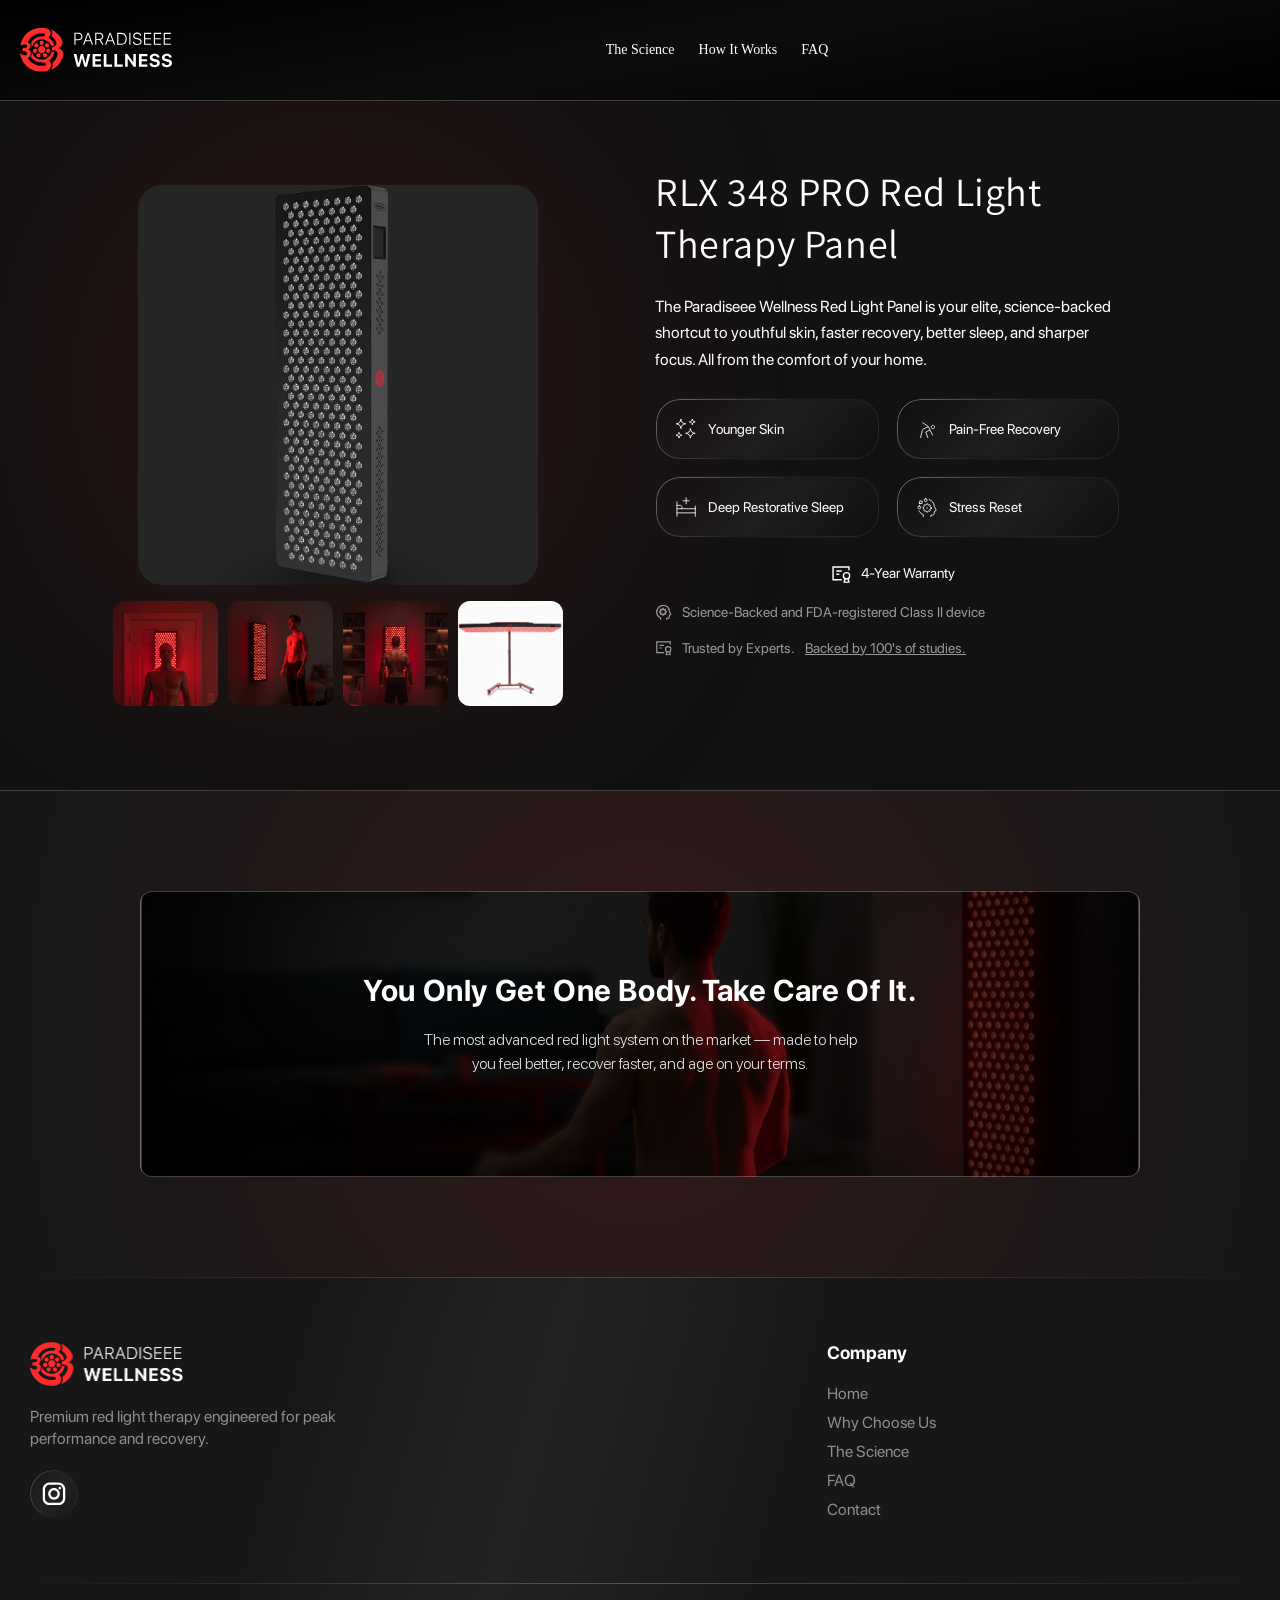
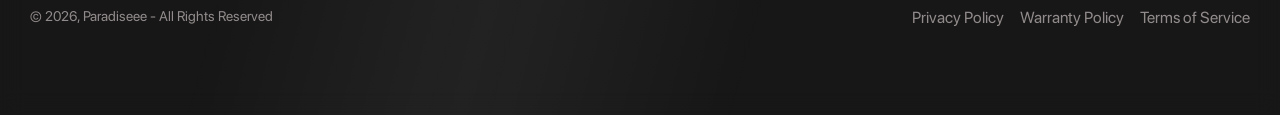
<file: collections/all/index.html>
<!DOCTYPE html>
<html lang="en"><head>
<meta charset="utf-8"/>
<meta content="IE=edge" http-equiv="X-UA-Compatible"/>
<meta content="width=device-width,initial-scale=1" name="viewport"/>
<meta content="" name="theme-color"/>
<link href="/media/c8b8f54673-favicon-512.png" rel="icon" type="image/png"/>
<meta content="Explore the Paradiseee RLX 348 PRO red light therapy panel: six wavelengths, per-channel controls, product specifications, research, and support." name="description"/>

<meta content="website" property="og:type"/>

<meta content="Explore the Paradiseee RLX 348 PRO red light therapy panel: six wavelengths, per-channel controls, product specifications, research, and support." property="og:description"/>
<meta content="Paradiseee Wellness" property="og:site_name"/>
<meta content="en" property="og:locale"/><meta content="https://www.paradiseeewellness.com/media/986dd5e4d1-open-graph.webp" property="og:image"/>
<meta content="https://www.paradiseeewellness.com/media/986dd5e4d1-open-graph.webp" property="og:image:secure_url"/>
<meta content="1200" property="og:image:width"/>
<meta content="630" property="og:image:height"/>
<meta content="Pro Red Light Therapy Panel 2026 | 6 Wavelengths | ParadiseeeWellness" property="og:image:alt"/><meta content="summary_large_image" name="twitter:card"/>

<meta content="Explore the Paradiseee RLX 348 PRO red light therapy panel: six wavelengths, per-channel controls, product specifications, research, and support." name="twitter:description"/><meta content="/cdn/shop/files/open-graph.webp?crop=center&amp;height=630&amp;v=1764006100&amp;width=1200" name="twitter:image"/>
<meta content="Pro Red Light Therapy Panel 2026 | 6 Wavelengths | ParadiseeeWellness" name="twitter:image:alt"/>








<meta content="ZGga5tZJXhbz08JjXnRThooK9Ylsdmuafn0cswYWRiI" name="google-site-verification"/>


<meta data-currency="USD" data-environment="production" data-locale="en_US" data-paypal-v4="true" data-shop-id="94164123962" data-venmo-supported="false" id="in-context-paypal-metadata"/>
































<style id="shopify-accelerated-checkout-cart">
        #shopify-buyer-consent {
  margin-top: 1em;
  display: inline-block;
  width: 100%;
}

#shopify-buyer-consent.hidden {
  display: none;
}

#shopify-subscription-policy-button {
  background: none;
  border: none;
  padding: 0;
  text-decoration: underline;
  font-size: inherit;
  cursor: pointer;
}

#shopify-subscription-policy-button::before {
  box-shadow: none;
}

      </style>

<style>
      @font-face {
  font-family: Assistant;
  font-weight: 400;
  font-style: normal;
  font-display: swap;
  src: url("/media/7a2437f47c-assistant_n4.9120912a469cad1cc292572851508ca49d12e768.woff2") format("woff2"),
       url("/media/9ad608c6a8-assistant_n4.6e9875ce64e0fefcd3f4446b7ec9036b3ddd2985.woff") format("woff");
}

      @font-face {
  font-family: Assistant;
  font-weight: 700;
  font-style: normal;
  font-display: swap;
  src: url("/media/f607f1c43f-assistant_n7.bf44452348ec8b8efa3aa3068825305886b1c83c.woff2") format("woff2"),
       url("/media/bf2cc8f269-assistant_n7.0c887fee83f6b3bda822f1150b912c72da0f7b64.woff") format("woff");
}

      
      
      @font-face {
  font-family: Assistant;
  font-weight: 400;
  font-style: normal;
  font-display: swap;
  src: url("/media/7a2437f47c-assistant_n4.9120912a469cad1cc292572851508ca49d12e768.woff2") format("woff2"),
       url("/media/9ad608c6a8-assistant_n4.6e9875ce64e0fefcd3f4446b7ec9036b3ddd2985.woff") format("woff");
}


      
        :root,
        .color-scheme-1 {
          --color-background: 23,23,23;
        
          --gradient-background: #171717;
        

        

        --color-foreground: 249,249,249;
        --color-background-contrast: 151,151,151;
        --color-shadow: 18,18,18;
        --color-button: 162,39,40;
        --color-button-text: 255,255,255;
        --color-secondary-button: 23,23,23;
        --color-secondary-button-text: 53,53,53;
        --color-link: 53,53,53;
        --color-badge-foreground: 249,249,249;
        --color-badge-background: 23,23,23;
        --color-badge-border: 249,249,249;
        --payment-terms-background-color: rgb(23 23 23);
      }
      
        
        .color-scheme-2 {
          --color-background: 0,0,0;
        
          --gradient-background: #000000;
        

        

        --color-foreground: 241,241,241;
        --color-background-contrast: 128,128,128;
        --color-shadow: 18,18,18;
        --color-button: 235,235,235;
        --color-button-text: 0,0,0;
        --color-secondary-button: 0,0,0;
        --color-secondary-button-text: 179,179,179;
        --color-link: 179,179,179;
        --color-badge-foreground: 241,241,241;
        --color-badge-background: 0,0,0;
        --color-badge-border: 241,241,241;
        --payment-terms-background-color: rgb(0 0 0);
      }
      
        
        .color-scheme-3 {
          --color-background: 36,40,51;
        
          --gradient-background: #242833;
        

        

        --color-foreground: 255,255,255;
        --color-background-contrast: 47,52,66;
        --color-shadow: 18,18,18;
        --color-button: 255,255,255;
        --color-button-text: 0,0,0;
        --color-secondary-button: 36,40,51;
        --color-secondary-button-text: 255,255,255;
        --color-link: 255,255,255;
        --color-badge-foreground: 255,255,255;
        --color-badge-background: 36,40,51;
        --color-badge-border: 255,255,255;
        --payment-terms-background-color: rgb(36 40 51);
      }
      
        
        .color-scheme-4 {
          --color-background: 18,18,18;
        
          --gradient-background: #121212;
        

        

        --color-foreground: 255,255,255;
        --color-background-contrast: 146,146,146;
        --color-shadow: 18,18,18;
        --color-button: 255,255,255;
        --color-button-text: 18,18,18;
        --color-secondary-button: 18,18,18;
        --color-secondary-button-text: 255,255,255;
        --color-link: 255,255,255;
        --color-badge-foreground: 255,255,255;
        --color-badge-background: 18,18,18;
        --color-badge-border: 255,255,255;
        --payment-terms-background-color: rgb(18 18 18);
      }
      
        
        .color-scheme-5 {
          --color-background: 51,79,180;
        
          --gradient-background: #334fb4;
        

        

        --color-foreground: 255,255,255;
        --color-background-contrast: 23,35,81;
        --color-shadow: 18,18,18;
        --color-button: 255,255,255;
        --color-button-text: 51,79,180;
        --color-secondary-button: 51,79,180;
        --color-secondary-button-text: 255,255,255;
        --color-link: 255,255,255;
        --color-badge-foreground: 255,255,255;
        --color-badge-background: 51,79,180;
        --color-badge-border: 255,255,255;
        --payment-terms-background-color: rgb(51 79 180);
      }
      
        
        .color-scheme-6e09cfc8-52c3-4ac9-910b-66ae2e5a5f2f {
          --color-background: 0,0,0;
        
          --gradient-background: #000000;
        

        

        --color-foreground: 255,255,255;
        --color-background-contrast: 128,128,128;
        --color-shadow: 255,255,255;
        --color-button: 220,220,220;
        --color-button-text: 0,0,0;
        --color-secondary-button: 0,0,0;
        --color-secondary-button-text: 255,255,255;
        --color-link: 255,255,255;
        --color-badge-foreground: 255,255,255;
        --color-badge-background: 0,0,0;
        --color-badge-border: 255,255,255;
        --payment-terms-background-color: rgb(0 0 0);
      }
      
        
        .color-scheme-497c62c6-5c4b-4790-9236-5e0663be9bba {
          --color-background: 25,25,25;
        
          --gradient-background: #191919;
        

        

        --color-foreground: 233,233,233;
        --color-background-contrast: 153,153,153;
        --color-shadow: 18,18,18;
        --color-button: 18,18,18;
        --color-button-text: 255,255,255;
        --color-secondary-button: 25,25,25;
        --color-secondary-button-text: 18,18,18;
        --color-link: 18,18,18;
        --color-badge-foreground: 233,233,233;
        --color-badge-background: 25,25,25;
        --color-badge-border: 233,233,233;
        --payment-terms-background-color: rgb(25 25 25);
      }
      

      body, .color-scheme-1, .color-scheme-2, .color-scheme-3, .color-scheme-4, .color-scheme-5, .color-scheme-6e09cfc8-52c3-4ac9-910b-66ae2e5a5f2f, .color-scheme-497c62c6-5c4b-4790-9236-5e0663be9bba {
        color: rgba(var(--color-foreground));
        background-color: rgb(var(--color-background));
      }

      :root {
        --font-body-family: Assistant, sans-serif;
        --font-body-style: normal;
        --font-body-weight: 400;
        --font-body-weight-bold: 700;

        --font-heading-family: Assistant, sans-serif;
        --font-heading-style: normal;
        --font-heading-weight: 400;

        --font-body-scale: 1.0;
        --font-heading-scale: 1.0;

        --media-padding: px;
        --media-border-opacity: 0.05;
        --media-border-width: 1px;
        --media-radius: 0px;
        --media-shadow-opacity: 0.0;
        --media-shadow-horizontal-offset: 0px;
        --media-shadow-vertical-offset: 4px;
        --media-shadow-blur-radius: 5px;
        --media-shadow-visible: 0;

        --page-width: 120rem;
        --page-width-margin: 0rem;

        --product-card-image-padding: 0.0rem;
        --product-card-corner-radius: 1.2rem;
        --product-card-text-alignment: left;
        --product-card-border-width: 0.0rem;
        --product-card-border-opacity: 0.1;
        --product-card-shadow-opacity: 0.0;
        --product-card-shadow-visible: 0;
        --product-card-shadow-horizontal-offset: 0.0rem;
        --product-card-shadow-vertical-offset: 0.4rem;
        --product-card-shadow-blur-radius: 0.5rem;

        --collection-card-image-padding: 0.0rem;
        --collection-card-corner-radius: 0.0rem;
        --collection-card-text-alignment: left;
        --collection-card-border-width: 0.0rem;
        --collection-card-border-opacity: 0.1;
        --collection-card-shadow-opacity: 0.0;
        --collection-card-shadow-visible: 0;
        --collection-card-shadow-horizontal-offset: 0.0rem;
        --collection-card-shadow-vertical-offset: 0.4rem;
        --collection-card-shadow-blur-radius: 0.5rem;

        --blog-card-image-padding: 0.0rem;
        --blog-card-corner-radius: 0.0rem;
        --blog-card-text-alignment: left;
        --blog-card-border-width: 0.0rem;
        --blog-card-border-opacity: 0.1;
        --blog-card-shadow-opacity: 0.0;
        --blog-card-shadow-visible: 0;
        --blog-card-shadow-horizontal-offset: 0.0rem;
        --blog-card-shadow-vertical-offset: 0.4rem;
        --blog-card-shadow-blur-radius: 0.5rem;

        --badge-corner-radius: 4.0rem;

        --popup-border-width: 1px;
        --popup-border-opacity: 0.1;
        --popup-corner-radius: 0px;
        --popup-shadow-opacity: 0.05;
        --popup-shadow-horizontal-offset: 0px;
        --popup-shadow-vertical-offset: 4px;
        --popup-shadow-blur-radius: 5px;

        --drawer-border-width: 1px;
        --drawer-border-opacity: 0.1;
        --drawer-shadow-opacity: 0.0;
        --drawer-shadow-horizontal-offset: 0px;
        --drawer-shadow-vertical-offset: 4px;
        --drawer-shadow-blur-radius: 5px;

        --spacing-sections-desktop: 0px;
        --spacing-sections-mobile: 0px;

        --grid-desktop-vertical-spacing: 8px;
        --grid-desktop-horizontal-spacing: 8px;
        --grid-mobile-vertical-spacing: 4px;
        --grid-mobile-horizontal-spacing: 4px;

        --text-boxes-border-opacity: 0.1;
        --text-boxes-border-width: 0px;
        --text-boxes-radius: 0px;
        --text-boxes-shadow-opacity: 0.0;
        --text-boxes-shadow-visible: 0;
        --text-boxes-shadow-horizontal-offset: 0px;
        --text-boxes-shadow-vertical-offset: 4px;
        --text-boxes-shadow-blur-radius: 5px;

        --buttons-radius: 40px;
        --buttons-radius-outset: 41px;
        --buttons-border-width: 1px;
        --buttons-border-opacity: 1.0;
        --buttons-shadow-opacity: 0.0;
        --buttons-shadow-visible: 0;
        --buttons-shadow-horizontal-offset: 0px;
        --buttons-shadow-vertical-offset: 4px;
        --buttons-shadow-blur-radius: 5px;
        --buttons-border-offset: 0.3px;

        --inputs-radius: 12px;
        --inputs-border-width: 1px;
        --inputs-border-opacity: 0.55;
        --inputs-shadow-opacity: 0.0;
        --inputs-shadow-horizontal-offset: 0px;
        --inputs-margin-offset: 0px;
        --inputs-shadow-vertical-offset: 4px;
        --inputs-shadow-blur-radius: 5px;
        --inputs-radius-outset: 13px;

        --variant-pills-radius: 40px;
        --variant-pills-border-width: 1px;
        --variant-pills-border-opacity: 0.55;
        --variant-pills-shadow-opacity: 0.0;
        --variant-pills-shadow-horizontal-offset: 0px;
        --variant-pills-shadow-vertical-offset: 4px;
        --variant-pills-shadow-blur-radius: 5px;
      }

      *,
      *::before,
      *::after {
        box-sizing: inherit;
      }

      html {
        box-sizing: border-box;
        font-size: calc(var(--font-body-scale) * 62.5%);
        height: 100%;
      }

      body {
        display: grid;
        grid-template-rows: auto auto 1fr auto;
        grid-template-columns: 100%;
        min-height: 100%;
        margin: 0;
        font-size: 1.5rem;
        font-family: var(--font-body-family);
        font-style: var(--font-body-style);
        font-weight: var(--font-body-weight);
        overflow-x: hidden;
      }

      @media screen and (min-width: 750px) {
        body {
          font-size: 1.6rem;
        }
      }
    </style>
<link href="/assets/base.css" rel="stylesheet"/>
<link href="/assets/theme-bundle.css" rel="stylesheet"/>
<link href="/assets/theme-bundle.css" rel="stylesheet" type="text/css">






<link href="/assets/component-price.css" rel="stylesheet"/>



<link as="font" crossorigin="" href="/media/7a2437f47c-assistant_n4.9120912a469cad1cc292572851508ca49d12e768.woff2" rel="preload" type="font/woff2"/>
<link as="font" crossorigin="" href="/media/7a2437f47c-assistant_n4.9120912a469cad1cc292572851508ca49d12e768.woff2" rel="preload" type="font/woff2"/>
</link><title>Our Product | Paradiseee Wellness</title><link href="https://www.paradiseeewellness.com/collections/all" rel="canonical"/><link href="/assets/standalone.css" rel="stylesheet"/><script defer="" src="/assets/standalone.js"></script><meta content="Our Product | Paradiseee Wellness" property="og:title"/><meta content="https://www.paradiseeewellness.com/collections/all" property="og:url"/><meta content="Our Product | Paradiseee Wellness" name="twitter:title"/></head><body class="gradient"><a class="skip-to-content-link button visually-hidden" href="#MainContent">Skip to content</a><header>

<nav aria-label="Main navigation" class="navbar">
<div class="container">
<div class="navbar-wrapper">
<a aria-label="Paradiseee Wellness" class="navbar-logo" href="/"><img alt="Paradiseee Wellness" class="logo" height="114" loading="eager" src="/media/0df0839641-Frame_1707482429.svg" width="400"/>
</a>
<div class="nav-link-wrapper">
<button aria-label="Close menu" class="mobile-menu-close-window-btn" type="button"></button>
<div class="nav-link-wrapper-inner">
<div class="mobile-side-bar-top">
<button aria-label="Close menu" class="mobile-menu-btn ham-menu" type="button">
<span></span>
<span></span>
<span></span>
</button>
<a aria-label="Paradiseee Wellness" class="navbar-logo" href="/"><img alt="Paradiseee Wellness" class="logo" height="114" loading="eager" src="/media/0df0839641-Frame_1707482429.svg" width="400"/>
</a>
</div>
<ul class="nav-links">
<li class="nav-link">
<a class="nav-link-text for__The Science" href="/pages/the-real-science">The Science</a>
</li>
<li class="nav-link">
<a class="nav-link-text for__How It Works" href="/#how-it-works">How It Works</a>
</li>
<li class="nav-link">
<a class="nav-link-text for__FAQ" href="/#FAQ">FAQ</a>
</li>
</ul>
<ul class="nav-icons mabile-nav-icons">
<li>
<a aria-label="Follow us on Instagram" href="https://www.instagram.com/paradiseeewellness_official">
<svg fill="none" height="23" viewbox="0 0 24 23" width="24" xmlns="http://www.w3.org/2000/svg">
<path d="M16.5468 0.369141H7.4521C5.67504 0.371229 3.97138 1.07817 2.71491 2.33485C1.45844 3.59153 0.75179 5.29531 0.75 7.07237L0.75 16.167C0.752088 17.9441 1.45903 19.6478 2.71571 20.9042C3.97239 22.1607 5.67617 22.8674 7.45323 22.8691H16.5479C18.325 22.8671 20.0286 22.1601 21.2851 20.9034C22.5416 19.6468 23.2482 17.943 23.25 16.1659V7.07124C23.2479 5.29418 22.541 3.59052 21.2843 2.33405C20.0276 1.07758 18.3238 0.37093 16.5468 0.369141V0.369141ZM20.987 16.1659C20.987 16.749 20.8722 17.3264 20.649 17.8651C20.4259 18.4038 20.0988 18.8933 19.6865 19.3057C19.2742 19.718 18.7847 20.045 18.246 20.2682C17.7073 20.4913 17.1299 20.6062 16.5468 20.6062H7.4521C6.27467 20.6059 5.14556 20.1379 4.31309 19.3053C3.48062 18.4726 3.01296 17.3433 3.01296 16.1659V7.07124C3.01326 5.89381 3.4812 4.7647 4.31388 3.93223C5.14656 3.09976 6.27579 2.6321 7.45323 2.6321H16.5479C17.7253 2.6324 18.8544 3.10034 19.6869 3.93302C20.5194 4.7657 20.987 5.89493 20.987 7.07237V16.167V16.1659Z" fill="#FF2A2A"></path>
<path d="M11.9991 5.80078C10.4567 5.80317 8.97826 6.41699 7.88776 7.5077C6.79727 8.59841 6.18373 10.077 6.18164 11.6193C6.18343 13.1621 6.79699 14.6411 7.88776 15.7321C8.97854 16.8231 10.4575 17.4369 12.0002 17.439C13.5431 17.4372 15.0223 16.8235 16.1134 15.7325C17.2044 14.6415 17.8181 13.1623 17.8199 11.6193C17.8175 10.0766 17.2034 8.5978 16.1122 7.50724C15.021 6.41668 13.5418 5.8034 11.9991 5.80191V5.80078ZM11.9991 15.1761C11.0561 15.1761 10.1517 14.8015 9.48488 14.1347C8.81808 13.4678 8.44347 12.5635 8.44347 11.6205C8.44347 10.6775 8.81808 9.77308 9.48488 9.10628C10.1517 8.43947 11.0561 8.06487 11.9991 8.06487C12.9421 8.06487 13.8465 8.43947 14.5133 9.10628C15.1801 9.77308 15.5547 10.6775 15.5547 11.6205C15.5547 12.5635 15.1801 13.4678 14.5133 14.1347C13.8465 14.8015 12.9421 15.1761 11.9991 15.1761Z" fill="#FF2A2A"></path>
<path d="M17.8296 7.23832C18.5995 7.23832 19.2237 6.61418 19.2237 5.84426C19.2237 5.07434 18.5995 4.4502 17.8296 4.4502C17.0597 4.4502 16.4355 5.07434 16.4355 5.84426C16.4355 6.61418 17.0597 7.23832 17.8296 7.23832Z" fill="#FF2A2A"></path>
</svg>
</a>
</li>
</ul>
</div>
</div>
<div class="nav-icon-and-btn">
<button aria-expanded="false" aria-label="Open menu" class="mobile-menu-btn ham-menu" type="button">
<span></span>
<span></span>
<span></span>
</button>

</div>
</div>
</div>
</nav>

</header><main id="MainContent"><section class="shopify-section section section-featured-product" id="shopify-section-template--26568556446010__featured_product_ER9QA7"><product-info data-section="template--26568556446010__featured_product_ER9QA7" data-url="/products/pro-red-light-therapy-panel" id="product">
<link href="/assets/section-main-product.css" rel="stylesheet"/>
<link href="/assets/section-featured-product.css" rel="stylesheet"/>
<link href="/assets/component-accordion.css" rel="stylesheet"/>
<link href="/assets/component-price.css" rel="stylesheet"/>
<link href="/assets/component-deferred-media.css" rel="stylesheet"/>
<link href="/assets/component-rating.css" rel="stylesheet"/>
<link href="/assets/component-volume-pricing.css" rel="stylesheet"/>
<style>.section-template--26568556446010__featured_product_ER9QA7-padding {
      padding-top: 0px;
      padding-bottom: 0px;
    }

    @media screen and (min-width: 750px) {
      .section-template--26568556446010__featured_product_ER9QA7-padding {
        padding-top: 0px;
        padding-bottom: 0px;
      }
    }

    .shopify-payment-button__more-options {
      display: none !important;
    }

    .buy-trust-line {
      display: flex;
      align-items: center;
      gap: 0.6rem;
      font-size: 1.2rem;
      color: rgba(var(--color-foreground), 0.5);
      margin-top: 1.2rem;
      line-height: 1.4;
    }

    .buy-trust-line svg {
      flex-shrink: 0;
      color: #22c55e;
      width: 1.4rem;
      height: 1.4rem;
    }

    .free-shipping-label {
      display: flex;
      align-items: center;
      gap: 0.8rem;
      font-size: 1.4rem;
      line-height: 1.5;
    }

    .free-shipping-icon {
      width: 2rem;
      height: 2rem;
      flex-shrink: 0;
    }

    @media screen and (min-width: 750px) {
      .free-shipping-label {
        font-size: 1.6rem;
      }

      .free-shipping-icon {
        width: 2.4rem;
        height: 2.4rem;
      }
    }</style>
<section class="featured_product_section color-scheme-4 gradient">
<div class="page-width section-template--26568556446010__featured_product_ER9QA7-padding">
<div class="featured-product product product--small grid grid--1-col gradient color-scheme-4 product--left isolate grid--2-col-tablet">
<div class="grid__item product__media-wrapper">
<div class="custom-product-gallery">
<div class="main-image-wrapper--parent">
<div class="section-glow-center">
<img alt="" aria-hidden="true" src="/assets/red-glow.svg"/>
</div>
<div class="main-image-wrapper">
<img alt="RLX 348 PRO Red Light Therapy Panel" class="main-image" height="1093" id="mainImage" loading="lazy" src="/media/a59bc2e5a3-product-4.webp" width="1000"/>
</div>
</div>
<div class="product-thumbnails-carousel">
<div class="thumb-item active">
<img alt="RLX 348 PRO Red Light Therapy Panel" data-full="/media/a59bc2e5a3-product-4.webp" loading="lazy" sizes="(max-width: 600px) 300px, (max-width: 1024px) 600px, 900px" src="/media/87d409b16c-product-4.webp"/>
</div>
<div class="thumb-item">
<img alt="RLX 348 PRO Red Light Therapy Panel" data-full="/media/118125d60b-product-1.webp" loading="lazy" sizes="(max-width: 600px) 300px, (max-width: 1024px) 600px, 900px" src="/media/911ea58d52-product-1.webp"/>
</div>
<div class="thumb-item">
<img alt="RLX 348 PRO Red Light Therapy Panel" data-full="/media/279de6350c-product-2.webp" loading="lazy" sizes="(max-width: 600px) 300px, (max-width: 1024px) 600px, 900px" src="/media/ab789e71fa-product-2.webp"/>
</div>
<div class="thumb-item">
<img alt="RLX 348 PRO Red Light Therapy Panel" data-full="/media/ec9712fb94-product-3.webp" loading="lazy" sizes="(max-width: 600px) 300px, (max-width: 1024px) 600px, 900px" src="/media/519bfacd42-product-3.webp"/>
</div>
<div class="thumb-item">
<img alt="RLX 348 PRO Red Light Therapy Panel" data-full="/media/34086b76cf-AiStand_1.png" loading="lazy" sizes="(max-width: 600px) 300px, (max-width: 1024px) 600px, 900px" src="/media/5bac70af6c-AiStand_1.png"/>
</div>
</div>
</div></div>
<div class="product__info-wrapper grid__item">
<section class="product__info-container" data-section="template--26568556446010__featured_product_ER9QA7" data-url="/products/pro-red-light-therapy-panel" id="ProductInfo-template--26568556446010__featured_product_ER9QA7"><h1 class="product__title h1">RLX 348 PRO Red Light Therapy Panel
</h1><p class="product__description rte">The Paradiseee Wellness Red Light Panel is your elite, science-backed shortcut to youthful skin, faster recovery, better sleep, and sharper focus. All from the comfort of your home.</p>
<div class="containerfeatures">
<div class="feature-box gradient-border-box">
<div class="icon"><img alt="Paradiseee Wellness" src="/media/ca409b3710-Group_4.svg"/></div>
<div class="text">Younger Skin</div>
</div>
<div class="feature-box gradient-border-box">
<div class="icon"><img alt="Paradiseee Wellness" src="/media/86bda02afb-stretching_1_1.svg"/></div>
<div class="text">Pain-Free Recovery</div>
</div>
<div class="feature-box gradient-border-box">
<div class="icon"><img alt="Paradiseee Wellness" src="/media/12a27d8398-Group_5.svg"/></div>
<div class="text">Deep Restorative Sleep</div>
</div>
<div class="feature-box gradient-border-box">
<div class="icon"><img alt="Paradiseee Wellness" src="/media/8da34c5663-side-profile-gear_2.svg"/></div>
<div class="text">Stress Reset</div>
</div>
</div><div class="guarantee">
<div><img alt="Award plaque" src="/media/920370b1a9-award-plaque_1_1.svg"/> <div class="gurnty">4-Year Warranty</div></div>
</div>
<div class="more_information_vsrt">
<div class="hero_keywords">
<div class="hero_keyword-item">
<div class="hero_keyword-icon">
<svg fill="none" height="21" viewbox="0 0 20 21" width="20" xmlns="http://www.w3.org/2000/svg">
<g clip-path="url(#clip0_715_701)">
<path d="M9.375 12.7787C11.1009 12.7787 12.5 11.3796 12.5 9.65369C12.5 7.92779 11.1009 6.52869 9.375 6.52869C7.64911 6.52869 6.25 7.92779 6.25 9.65369C6.25 11.3796 7.64911 12.7787 9.375 12.7787Z" stroke="white" stroke-linecap="square" stroke-miterlimit="10" stroke-width="1.5"></path>
<path d="M8.91602 6.562L9.21935 5.487H9.53185L9.83435 6.562" stroke="white" stroke-miterlimit="10" stroke-width="1.5"></path>
<path d="M11.2383 7.14288L12.2124 6.59705L12.4333 6.81788L11.8874 7.79205" stroke="white" stroke-miterlimit="10" stroke-width="1.5"></path>
<path d="M12.4668 9.19452L13.5418 9.49702V9.80952L12.4668 10.1129" stroke="white" stroke-miterlimit="10" stroke-width="1.5"></path>
<path d="M11.8874 11.5153L12.4333 12.4895L12.2124 12.7103L11.2383 12.1645" stroke="white" stroke-miterlimit="10" stroke-width="1.5"></path>
<path d="M9.83435 12.7454L9.53185 13.8204H9.21935L8.91602 12.7454" stroke="white" stroke-miterlimit="10" stroke-width="1.5"></path>
<path d="M7.51336 12.1645L6.53919 12.7103L6.31836 12.4895L6.86419 11.5153" stroke="white" stroke-miterlimit="10" stroke-width="1.5"></path>
<path d="M6.28398 10.1129L5.20898 9.81035V9.49785L6.28398 9.19452" stroke="white" stroke-miterlimit="10" stroke-width="1.5"></path>
<path d="M6.86419 7.79205L6.31836 6.81788L6.53919 6.59705L7.51336 7.14288" stroke="white" stroke-miterlimit="10" stroke-width="1.5"></path>
<path d="M6.45967 18.8203V17.1537L5.10008 16.4122C3.09274 15.3174 1.78647 13.2703 1.63927 10.9886L1.60927 10.5237C1.30227 5.76524 5.07901 1.737 9.84731 1.737C13.7906 1.737 17.0469 4.81744 17.2656 8.75455L17.2924 9.237L19.1459 12.5733C19.2678 12.7928 19.1695 13.0694 18.9363 13.1626L17.4718 13.748L17.0858 16.2235C16.9636 17.0071 16.3062 17.596 15.514 17.6317L13.9476 17.7023V18.8203" stroke="white" stroke-linecap="square" stroke-miterlimit="10" stroke-width="1.5"></path>
</g>
<defs>
<clippath id="clip0_715_701">
<rect fill="white" height="20" transform="translate(0 0.278687)" width="20"></rect>
</clippath>
</defs>
</svg>
</div>
<span class="hero_keyword-label">Science-Backed and FDA-registered Class II device</span>
</div>
<div class="hero_keyword-item">
<div class="hero_keyword-icon">
<svg fill="none" height="21" viewbox="0 0 20 21" width="20" xmlns="http://www.w3.org/2000/svg">
<g clip-path="url(#clip0_715_715)">
<path d="M18.3327 6.112V3.612H1.66602V16.9453H9.99935" stroke="white" stroke-linecap="square" stroke-miterlimit="10" stroke-width="1.5"></path>
<path d="M17.4987 15.6953L18.332 19.4453H15.832H13.332L14.1654 15.6953" stroke="white" stroke-miterlimit="10" stroke-width="1.5"></path>
<path d="M15.8333 16.112C17.6742 16.112 19.1667 14.6196 19.1667 12.7786C19.1667 10.9377 17.6742 9.44531 15.8333 9.44531C13.9924 9.44531 12.5 10.9377 12.5 12.7786C12.5 14.6196 13.9924 16.112 15.8333 16.112Z" stroke="white" stroke-linecap="square" stroke-miterlimit="10" stroke-width="1.5"></path>
<path d="M9.9987 7.77869H5.83203" stroke="white" stroke-linecap="square" stroke-miterlimit="10" stroke-width="1.5"></path>
<path d="M7.4987 11.112H5.83203" stroke="white" stroke-linecap="square" stroke-miterlimit="10" stroke-width="1.5"></path>
</g>
<defs>
<clippath id="clip0_715_715">
<rect fill="white" height="20" transform="translate(0 0.278687)" width="20"></rect>
</clippath>
</defs>
</svg>
</div>
<span class="hero_keyword-label">Trusted by Experts.</span>
<a class="hero_keyword-link" href="/pages/the-real-science">Backed by 100's of studies.</a>
</div>
</div>
</div><a class="link product__view-details animate-arrow" href="/products/pro-red-light-therapy-panel">
              View full details
<svg class="icon icon-arrow" fill="none" viewbox="0 0 14 10" xmlns="http://www.w3.org/2000/svg"><path clip-rule="evenodd" d="M8.537.808a.5.5 0 0 1 .817-.162l4 4a.5.5 0 0 1 0 .708l-4 4a.5.5 0 1 1-.708-.708L11.793 5.5H1a.5.5 0 0 1 0-1h10.793L8.646 1.354a.5.5 0 0 1-.109-.546" fill="currentColor" fill-rule="evenodd"></path></svg>
</a>
</section>
</div>
</div>
</div>
</section>
</product-info>
<style> #shopify-section-template--26568556446010__featured_product_ER9QA7 a.link.product__view-details.animate-arrow {display: none;} </style></section></main><div class="recovery_csrt">
<div class="section-glow-center">
<img alt="" aria-hidden="true" loading="lazy" src="/assets/red-glow.svg"/>
</div>
<div class="red-light-recovery" style='background-image: url("/media/2ebc6d294c-Frame_1707482454.png");'>
<div class="content_vsrt">
<h2>You Only Get One Body. Take Care Of It.</h2>
<p>The most advanced red light system on the market — made to help you feel better, recover faster, and age on your terms.</p>
</div>

</div>
</div>
<style>
  .recovery_csrt {
    padding: 100px 0px;
    position: relative;
    overflow: hidden;
}
.red-light-recovery {
    background-size: cover;
    background-position: center;
    color: white;
    padding: 80px 40px;
    max-width: 1000px;
    margin: 0 auto;
    border-radius: 12px;
    text-align: center;
    position: relative;
    z-index: 1;
    border: 1px solid hsl(0deg 0% 100% / 25%);
    display: flex;
    flex-direction: column;
    align-items: center;
    justify-content: center;

}


.red-light-recovery .review {
    background-color: #222222;
    display: inline-flex;
    padding: 5px 12px;
    border-radius: 5px;
    margin-bottom: 20px;
    color: #E9E9EA;
}

.red-light-recovery .content_vsrt {
display: flex;
    flex-direction: column;
    align-items: center;
    justify-content: center;
    text-align: center;
        margin-bottom: 20px;
}
.red-light-recovery h2 {
          font-family: "SF-Pro", sans-serif;
    font-weight: 900;
    font-size: 30px;
    line-height: 120%;
    letter-spacing: 0%;
    text-align: center;
    text-transform: capitalize;
}
.red-light-recovery p {
    font-weight: 300;
    line-height: 150%;
    max-width: 450px;
    color: #e3e3e3;
    max-width: 450px;
    margin-top: 20px;
    text-align: center;
}
.btn-buy {
    background-color: #DCDCDC;
    border: 1px solid #fff;
    padding: 10px 26px;
    border-radius: 20px;
    font-weight: 700;
    cursor: pointer;
    font-size: 14px;
    color: #2d2d2d;
    transition: all 0.3s ease;
}
.btn-buy:hover {
  box-shadow: 0 0 20px 0 rgba(255, 255, 255, 0.3);
  transform: translateY(-2px);
}
.review img {
    height: 12px;
    width: 72px;
    margin-right: 12px;
}
    </style>
<footer class="section footer-section" role="contentinfo">
<div class="container">
<div class="footer-items">
<div class="footer-item">
<a aria-label="Paradiseee Wellness" class="footer-logo" href="/">
<img alt="Paradiseee Wellness" class="footer_logo" height="88" loading="lazy" src="/media/484eba25bd-footer-logo.png" width="309"/>
</a>
<p class="footer-text">Premium red light therapy engineered for peak performance and recovery.</p>
<ul class="nav-icons">
<li>
<a aria-label="Follow us on Instagram" href="https://www.instagram.com/paradiseeewellness_official" rel="noopener" target="_blank">
<span class="icon-links-item-border"></span>
<svg aria-hidden="true" fill="none" focusable="false" height="24" viewbox="0 0 24 24" width="24" xmlns="http://www.w3.org/2000/svg">
<path d="M16.5468 0.607422H7.4521C5.67504 0.60951 3.97138 1.31645 2.71491 2.57313C1.45844 3.82981 0.75179 5.53359 0.75 7.31065L0.75 16.4053C0.752088 18.1824 1.45903 19.886 2.71571 21.1425C3.97239 22.399 5.67617 23.1056 7.45323 23.1074H16.5479C18.325 23.1053 20.0286 22.3984 21.2851 21.1417C22.5416 19.885 23.2482 18.1813 23.25 16.4042V7.30953C23.2479 5.53246 22.541 3.8288 21.2843 2.57233C20.0276 1.31586 18.3238 0.609211 16.5468 0.607422V0.607422ZM20.987 16.4042C20.987 16.9873 20.8722 17.5647 20.649 18.1034C20.4259 18.6421 20.0988 19.1316 19.6865 19.5439C19.2742 19.9563 18.7847 20.2833 18.246 20.5065C17.7073 20.7296 17.1299 20.8445 16.5468 20.8445H7.4521C6.27467 20.8442 5.14556 20.3762 4.31309 19.5435C3.48062 18.7109 3.01296 17.5816 3.01296 16.4042V7.30953C3.01326 6.13209 3.4812 5.00298 4.31388 4.17051C5.14656 3.33804 6.27579 2.87038 7.45323 2.87038H16.5479C17.7253 2.87068 18.8544 3.33863 19.6869 4.17131C20.5194 5.00399 20.987 6.13321 20.987 7.31065V16.4053V16.4042Z" fill="white"></path>
<path d="M11.9991 6.03906C10.4567 6.04145 8.97826 6.65527 7.88776 7.74598C6.79727 8.83669 6.18373 10.3153 6.18164 11.8576C6.18343 13.4004 6.79699 14.8794 7.88776 15.9704C8.97854 17.0614 10.4575 17.6752 12.0002 17.6773C13.5431 17.6755 15.0223 17.0618 16.1134 15.9708C17.2044 14.8798 17.8181 13.4005 17.8199 11.8576C17.8175 10.3149 17.2034 8.83608 16.1122 7.74552C15.021 6.65496 13.5418 6.04168 11.9991 6.04019V6.03906ZM11.9991 15.4143C11.0561 15.4143 10.1517 15.0397 9.48488 14.3729C8.81808 13.7061 8.44347 12.8017 8.44347 11.8587C8.44347 10.9157 8.81808 10.0114 9.48488 9.34456C10.1517 8.67776 11.0561 8.30315 11.9991 8.30315C12.9421 8.30315 13.8465 8.67776 14.5133 9.34456C15.1801 10.0114 15.5547 10.9157 15.5547 11.8587C15.5547 12.8017 15.1801 13.7061 14.5133 14.3729C13.8465 15.0397 12.9421 15.4143 11.9991 15.4143Z" fill="white"></path>
<path d="M17.8296 7.47661C18.5995 7.47661 19.2237 6.85246 19.2237 6.08254C19.2237 5.31262 18.5995 4.68848 17.8296 4.68848C17.0597 4.68848 16.4355 5.31262 16.4355 6.08254C16.4355 6.85246 17.0597 7.47661 17.8296 7.47661Z" fill="white"></path>
</svg>
</a>
</li>
</ul>
</div>
<div class="footer-item">
<h6 class="footer-item-title">Company</h6>
<ul class="footer-links">
<li class="vgy-Home">
<a href="/#">Home</a>
</li>
<li class="vgy-Why Choose Us">
<a href="/#compare">Why Choose Us</a>
</li>
<li class="vgy-The Science">
<a href="/pages/the-real-science">The Science</a>
</li>
<li class="vgy-FAQ">
<a href="/#FAQ">FAQ</a>
</li>
<li><a href="/pages/contact">Contact</a></li></ul>
</div>

</div>
<div class="copyright">
<p class="copyright-text">© 2026, Paradiseee - All Rights Reserved</p>
<ul>
<li><a href="/policies/privacy-policy">Privacy Policy</a></li>

<li><a href="/pages/warranty-policy">Warranty Policy</a></li>

<li><a href="/policies/terms-of-service">Terms of Service</a></li>
</ul>
</div>
</div>
</footer></body></html>
</file>
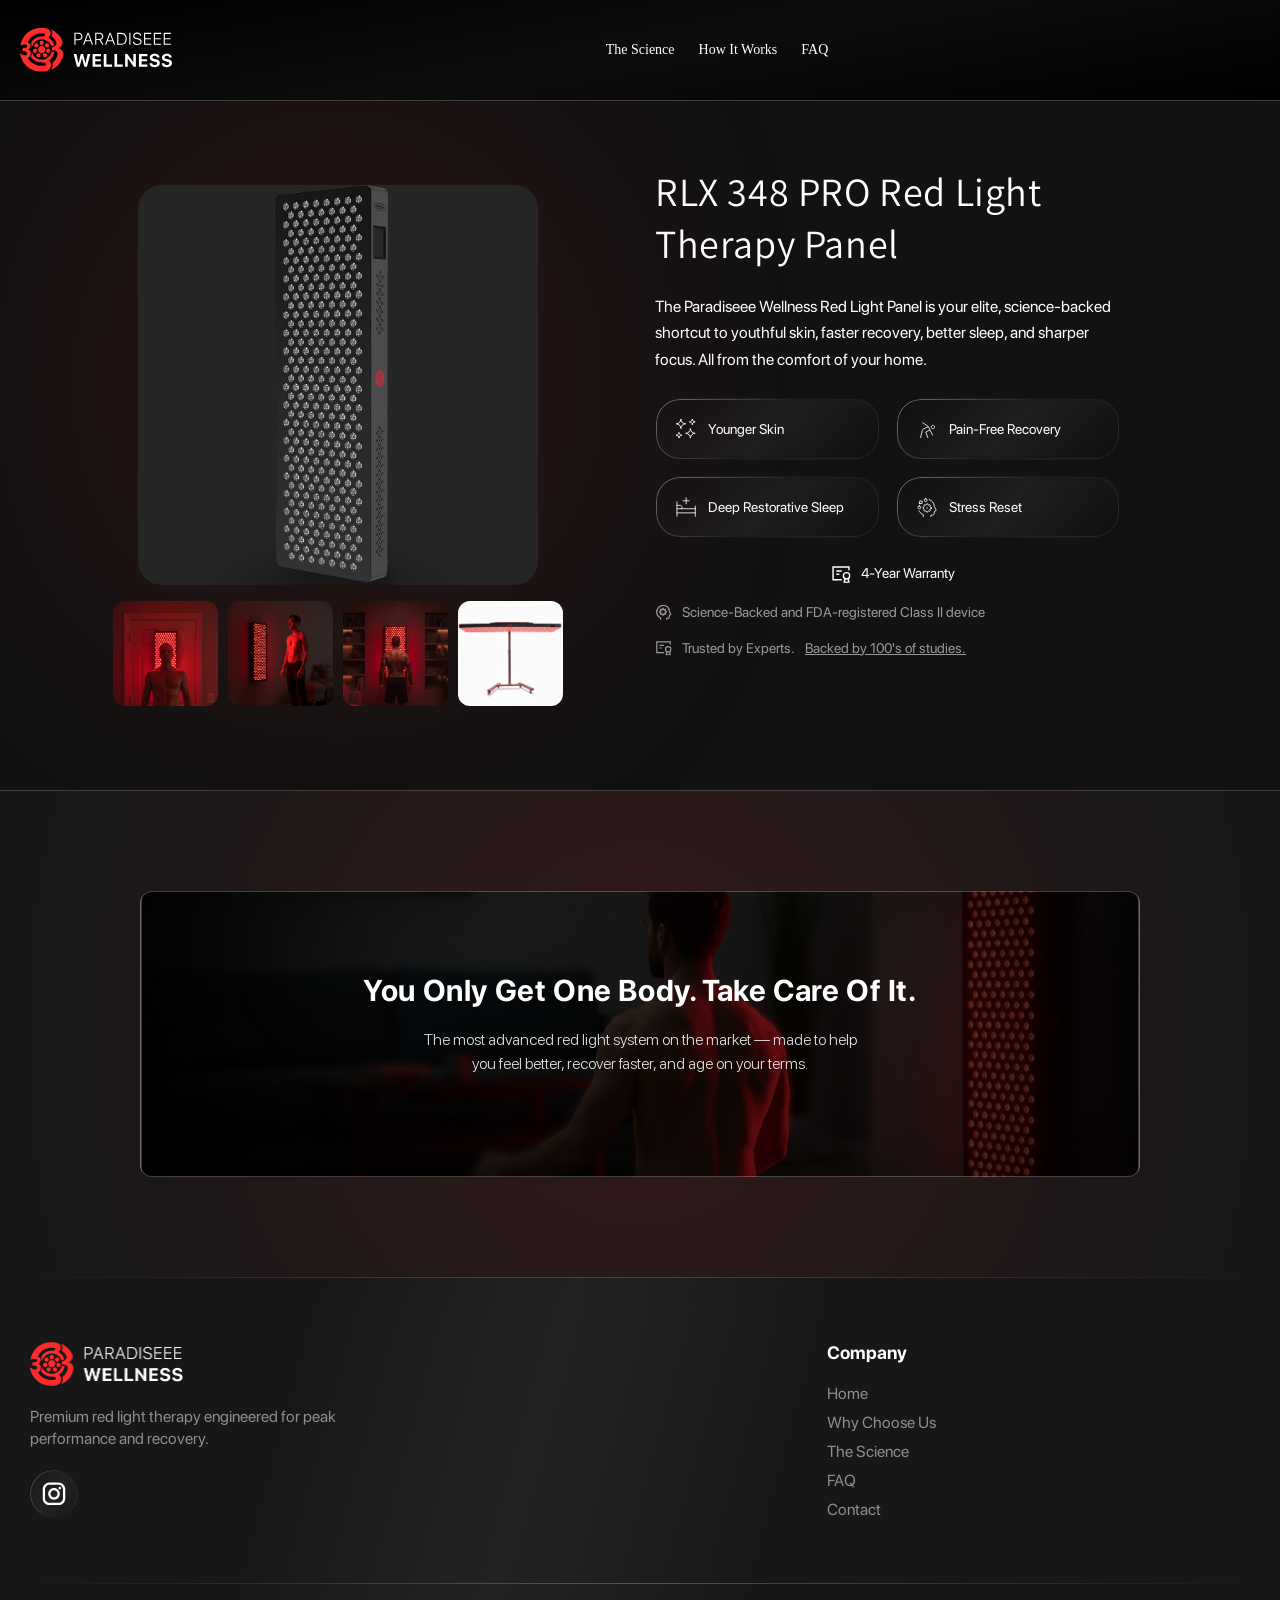
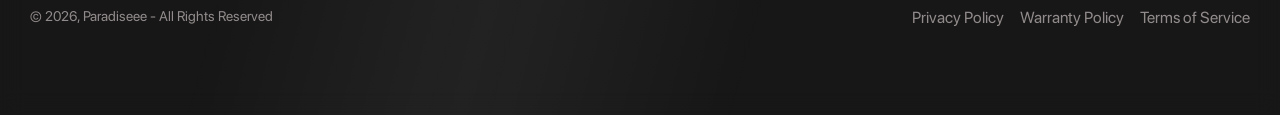
<file: collections/frontpage/index.html>
<!DOCTYPE html>
<html lang="en"><head>
<meta charset="utf-8"/>
<meta content="IE=edge" http-equiv="X-UA-Compatible"/>
<meta content="width=device-width,initial-scale=1" name="viewport"/>
<meta content="" name="theme-color"/>
<link href="/media/c8b8f54673-favicon-512.png" rel="icon" type="image/png"/>
<meta content="Explore the Paradiseee RLX 348 PRO red light therapy panel: six wavelengths, per-channel controls, product specifications, research, and support." name="description"/>

<meta content="website" property="og:type"/>

<meta content="Explore the Paradiseee RLX 348 PRO red light therapy panel: six wavelengths, per-channel controls, product specifications, research, and support." property="og:description"/>
<meta content="Paradiseee Wellness" property="og:site_name"/>
<meta content="en" property="og:locale"/><meta content="https://www.paradiseeewellness.com/media/986dd5e4d1-open-graph.webp" property="og:image"/>
<meta content="https://www.paradiseeewellness.com/media/986dd5e4d1-open-graph.webp" property="og:image:secure_url"/>
<meta content="1200" property="og:image:width"/>
<meta content="630" property="og:image:height"/>
<meta content="Pro Red Light Therapy Panel 2026 | 6 Wavelengths | ParadiseeeWellness" property="og:image:alt"/><meta content="summary_large_image" name="twitter:card"/>

<meta content="Explore the Paradiseee RLX 348 PRO red light therapy panel: six wavelengths, per-channel controls, product specifications, research, and support." name="twitter:description"/><meta content="/cdn/shop/files/open-graph.webp?crop=center&amp;height=630&amp;v=1764006100&amp;width=1200" name="twitter:image"/>
<meta content="Pro Red Light Therapy Panel 2026 | 6 Wavelengths | ParadiseeeWellness" name="twitter:image:alt"/>








<meta content="ZGga5tZJXhbz08JjXnRThooK9Ylsdmuafn0cswYWRiI" name="google-site-verification"/>


<meta data-currency="USD" data-environment="production" data-locale="en_US" data-paypal-v4="true" data-shop-id="94164123962" data-venmo-supported="false" id="in-context-paypal-metadata"/>
































<style id="shopify-accelerated-checkout-cart">
        #shopify-buyer-consent {
  margin-top: 1em;
  display: inline-block;
  width: 100%;
}

#shopify-buyer-consent.hidden {
  display: none;
}

#shopify-subscription-policy-button {
  background: none;
  border: none;
  padding: 0;
  text-decoration: underline;
  font-size: inherit;
  cursor: pointer;
}

#shopify-subscription-policy-button::before {
  box-shadow: none;
}

      </style>

<style>
      @font-face {
  font-family: Assistant;
  font-weight: 400;
  font-style: normal;
  font-display: swap;
  src: url("/media/7a2437f47c-assistant_n4.9120912a469cad1cc292572851508ca49d12e768.woff2") format("woff2"),
       url("/media/9ad608c6a8-assistant_n4.6e9875ce64e0fefcd3f4446b7ec9036b3ddd2985.woff") format("woff");
}

      @font-face {
  font-family: Assistant;
  font-weight: 700;
  font-style: normal;
  font-display: swap;
  src: url("/media/f607f1c43f-assistant_n7.bf44452348ec8b8efa3aa3068825305886b1c83c.woff2") format("woff2"),
       url("/media/bf2cc8f269-assistant_n7.0c887fee83f6b3bda822f1150b912c72da0f7b64.woff") format("woff");
}

      
      
      @font-face {
  font-family: Assistant;
  font-weight: 400;
  font-style: normal;
  font-display: swap;
  src: url("/media/7a2437f47c-assistant_n4.9120912a469cad1cc292572851508ca49d12e768.woff2") format("woff2"),
       url("/media/9ad608c6a8-assistant_n4.6e9875ce64e0fefcd3f4446b7ec9036b3ddd2985.woff") format("woff");
}


      
        :root,
        .color-scheme-1 {
          --color-background: 23,23,23;
        
          --gradient-background: #171717;
        

        

        --color-foreground: 249,249,249;
        --color-background-contrast: 151,151,151;
        --color-shadow: 18,18,18;
        --color-button: 162,39,40;
        --color-button-text: 255,255,255;
        --color-secondary-button: 23,23,23;
        --color-secondary-button-text: 53,53,53;
        --color-link: 53,53,53;
        --color-badge-foreground: 249,249,249;
        --color-badge-background: 23,23,23;
        --color-badge-border: 249,249,249;
        --payment-terms-background-color: rgb(23 23 23);
      }
      
        
        .color-scheme-2 {
          --color-background: 0,0,0;
        
          --gradient-background: #000000;
        

        

        --color-foreground: 241,241,241;
        --color-background-contrast: 128,128,128;
        --color-shadow: 18,18,18;
        --color-button: 235,235,235;
        --color-button-text: 0,0,0;
        --color-secondary-button: 0,0,0;
        --color-secondary-button-text: 179,179,179;
        --color-link: 179,179,179;
        --color-badge-foreground: 241,241,241;
        --color-badge-background: 0,0,0;
        --color-badge-border: 241,241,241;
        --payment-terms-background-color: rgb(0 0 0);
      }
      
        
        .color-scheme-3 {
          --color-background: 36,40,51;
        
          --gradient-background: #242833;
        

        

        --color-foreground: 255,255,255;
        --color-background-contrast: 47,52,66;
        --color-shadow: 18,18,18;
        --color-button: 255,255,255;
        --color-button-text: 0,0,0;
        --color-secondary-button: 36,40,51;
        --color-secondary-button-text: 255,255,255;
        --color-link: 255,255,255;
        --color-badge-foreground: 255,255,255;
        --color-badge-background: 36,40,51;
        --color-badge-border: 255,255,255;
        --payment-terms-background-color: rgb(36 40 51);
      }
      
        
        .color-scheme-4 {
          --color-background: 18,18,18;
        
          --gradient-background: #121212;
        

        

        --color-foreground: 255,255,255;
        --color-background-contrast: 146,146,146;
        --color-shadow: 18,18,18;
        --color-button: 255,255,255;
        --color-button-text: 18,18,18;
        --color-secondary-button: 18,18,18;
        --color-secondary-button-text: 255,255,255;
        --color-link: 255,255,255;
        --color-badge-foreground: 255,255,255;
        --color-badge-background: 18,18,18;
        --color-badge-border: 255,255,255;
        --payment-terms-background-color: rgb(18 18 18);
      }
      
        
        .color-scheme-5 {
          --color-background: 51,79,180;
        
          --gradient-background: #334fb4;
        

        

        --color-foreground: 255,255,255;
        --color-background-contrast: 23,35,81;
        --color-shadow: 18,18,18;
        --color-button: 255,255,255;
        --color-button-text: 51,79,180;
        --color-secondary-button: 51,79,180;
        --color-secondary-button-text: 255,255,255;
        --color-link: 255,255,255;
        --color-badge-foreground: 255,255,255;
        --color-badge-background: 51,79,180;
        --color-badge-border: 255,255,255;
        --payment-terms-background-color: rgb(51 79 180);
      }
      
        
        .color-scheme-6e09cfc8-52c3-4ac9-910b-66ae2e5a5f2f {
          --color-background: 0,0,0;
        
          --gradient-background: #000000;
        

        

        --color-foreground: 255,255,255;
        --color-background-contrast: 128,128,128;
        --color-shadow: 255,255,255;
        --color-button: 220,220,220;
        --color-button-text: 0,0,0;
        --color-secondary-button: 0,0,0;
        --color-secondary-button-text: 255,255,255;
        --color-link: 255,255,255;
        --color-badge-foreground: 255,255,255;
        --color-badge-background: 0,0,0;
        --color-badge-border: 255,255,255;
        --payment-terms-background-color: rgb(0 0 0);
      }
      
        
        .color-scheme-497c62c6-5c4b-4790-9236-5e0663be9bba {
          --color-background: 25,25,25;
        
          --gradient-background: #191919;
        

        

        --color-foreground: 233,233,233;
        --color-background-contrast: 153,153,153;
        --color-shadow: 18,18,18;
        --color-button: 18,18,18;
        --color-button-text: 255,255,255;
        --color-secondary-button: 25,25,25;
        --color-secondary-button-text: 18,18,18;
        --color-link: 18,18,18;
        --color-badge-foreground: 233,233,233;
        --color-badge-background: 25,25,25;
        --color-badge-border: 233,233,233;
        --payment-terms-background-color: rgb(25 25 25);
      }
      

      body, .color-scheme-1, .color-scheme-2, .color-scheme-3, .color-scheme-4, .color-scheme-5, .color-scheme-6e09cfc8-52c3-4ac9-910b-66ae2e5a5f2f, .color-scheme-497c62c6-5c4b-4790-9236-5e0663be9bba {
        color: rgba(var(--color-foreground));
        background-color: rgb(var(--color-background));
      }

      :root {
        --font-body-family: Assistant, sans-serif;
        --font-body-style: normal;
        --font-body-weight: 400;
        --font-body-weight-bold: 700;

        --font-heading-family: Assistant, sans-serif;
        --font-heading-style: normal;
        --font-heading-weight: 400;

        --font-body-scale: 1.0;
        --font-heading-scale: 1.0;

        --media-padding: px;
        --media-border-opacity: 0.05;
        --media-border-width: 1px;
        --media-radius: 0px;
        --media-shadow-opacity: 0.0;
        --media-shadow-horizontal-offset: 0px;
        --media-shadow-vertical-offset: 4px;
        --media-shadow-blur-radius: 5px;
        --media-shadow-visible: 0;

        --page-width: 120rem;
        --page-width-margin: 0rem;

        --product-card-image-padding: 0.0rem;
        --product-card-corner-radius: 1.2rem;
        --product-card-text-alignment: left;
        --product-card-border-width: 0.0rem;
        --product-card-border-opacity: 0.1;
        --product-card-shadow-opacity: 0.0;
        --product-card-shadow-visible: 0;
        --product-card-shadow-horizontal-offset: 0.0rem;
        --product-card-shadow-vertical-offset: 0.4rem;
        --product-card-shadow-blur-radius: 0.5rem;

        --collection-card-image-padding: 0.0rem;
        --collection-card-corner-radius: 0.0rem;
        --collection-card-text-alignment: left;
        --collection-card-border-width: 0.0rem;
        --collection-card-border-opacity: 0.1;
        --collection-card-shadow-opacity: 0.0;
        --collection-card-shadow-visible: 0;
        --collection-card-shadow-horizontal-offset: 0.0rem;
        --collection-card-shadow-vertical-offset: 0.4rem;
        --collection-card-shadow-blur-radius: 0.5rem;

        --blog-card-image-padding: 0.0rem;
        --blog-card-corner-radius: 0.0rem;
        --blog-card-text-alignment: left;
        --blog-card-border-width: 0.0rem;
        --blog-card-border-opacity: 0.1;
        --blog-card-shadow-opacity: 0.0;
        --blog-card-shadow-visible: 0;
        --blog-card-shadow-horizontal-offset: 0.0rem;
        --blog-card-shadow-vertical-offset: 0.4rem;
        --blog-card-shadow-blur-radius: 0.5rem;

        --badge-corner-radius: 4.0rem;

        --popup-border-width: 1px;
        --popup-border-opacity: 0.1;
        --popup-corner-radius: 0px;
        --popup-shadow-opacity: 0.05;
        --popup-shadow-horizontal-offset: 0px;
        --popup-shadow-vertical-offset: 4px;
        --popup-shadow-blur-radius: 5px;

        --drawer-border-width: 1px;
        --drawer-border-opacity: 0.1;
        --drawer-shadow-opacity: 0.0;
        --drawer-shadow-horizontal-offset: 0px;
        --drawer-shadow-vertical-offset: 4px;
        --drawer-shadow-blur-radius: 5px;

        --spacing-sections-desktop: 0px;
        --spacing-sections-mobile: 0px;

        --grid-desktop-vertical-spacing: 8px;
        --grid-desktop-horizontal-spacing: 8px;
        --grid-mobile-vertical-spacing: 4px;
        --grid-mobile-horizontal-spacing: 4px;

        --text-boxes-border-opacity: 0.1;
        --text-boxes-border-width: 0px;
        --text-boxes-radius: 0px;
        --text-boxes-shadow-opacity: 0.0;
        --text-boxes-shadow-visible: 0;
        --text-boxes-shadow-horizontal-offset: 0px;
        --text-boxes-shadow-vertical-offset: 4px;
        --text-boxes-shadow-blur-radius: 5px;

        --buttons-radius: 40px;
        --buttons-radius-outset: 41px;
        --buttons-border-width: 1px;
        --buttons-border-opacity: 1.0;
        --buttons-shadow-opacity: 0.0;
        --buttons-shadow-visible: 0;
        --buttons-shadow-horizontal-offset: 0px;
        --buttons-shadow-vertical-offset: 4px;
        --buttons-shadow-blur-radius: 5px;
        --buttons-border-offset: 0.3px;

        --inputs-radius: 12px;
        --inputs-border-width: 1px;
        --inputs-border-opacity: 0.55;
        --inputs-shadow-opacity: 0.0;
        --inputs-shadow-horizontal-offset: 0px;
        --inputs-margin-offset: 0px;
        --inputs-shadow-vertical-offset: 4px;
        --inputs-shadow-blur-radius: 5px;
        --inputs-radius-outset: 13px;

        --variant-pills-radius: 40px;
        --variant-pills-border-width: 1px;
        --variant-pills-border-opacity: 0.55;
        --variant-pills-shadow-opacity: 0.0;
        --variant-pills-shadow-horizontal-offset: 0px;
        --variant-pills-shadow-vertical-offset: 4px;
        --variant-pills-shadow-blur-radius: 5px;
      }

      *,
      *::before,
      *::after {
        box-sizing: inherit;
      }

      html {
        box-sizing: border-box;
        font-size: calc(var(--font-body-scale) * 62.5%);
        height: 100%;
      }

      body {
        display: grid;
        grid-template-rows: auto auto 1fr auto;
        grid-template-columns: 100%;
        min-height: 100%;
        margin: 0;
        font-size: 1.5rem;
        font-family: var(--font-body-family);
        font-style: var(--font-body-style);
        font-weight: var(--font-body-weight);
        overflow-x: hidden;
      }

      @media screen and (min-width: 750px) {
        body {
          font-size: 1.6rem;
        }
      }
    </style>
<link href="/assets/base.css" rel="stylesheet"/>
<link href="/assets/theme-bundle.css" rel="stylesheet"/>
<link href="/assets/theme-bundle.css" rel="stylesheet" type="text/css">






<link href="/assets/component-price.css" rel="stylesheet"/>



<link as="font" crossorigin="" href="/media/7a2437f47c-assistant_n4.9120912a469cad1cc292572851508ca49d12e768.woff2" rel="preload" type="font/woff2"/>
<link as="font" crossorigin="" href="/media/7a2437f47c-assistant_n4.9120912a469cad1cc292572851508ca49d12e768.woff2" rel="preload" type="font/woff2"/>
</link><title>Our Product | Paradiseee Wellness</title><link href="https://www.paradiseeewellness.com/collections/frontpage" rel="canonical"/><link href="/assets/standalone.css" rel="stylesheet"/><script defer="" src="/assets/standalone.js"></script><meta content="Our Product | Paradiseee Wellness" property="og:title"/><meta content="https://www.paradiseeewellness.com/collections/frontpage" property="og:url"/><meta content="Our Product | Paradiseee Wellness" name="twitter:title"/></head><body class="gradient"><a class="skip-to-content-link button visually-hidden" href="#MainContent">Skip to content</a><header>

<nav aria-label="Main navigation" class="navbar">
<div class="container">
<div class="navbar-wrapper">
<a aria-label="Paradiseee Wellness" class="navbar-logo" href="/"><img alt="Paradiseee Wellness" class="logo" height="114" loading="eager" src="/media/0df0839641-Frame_1707482429.svg" width="400"/>
</a>
<div class="nav-link-wrapper">
<button aria-label="Close menu" class="mobile-menu-close-window-btn" type="button"></button>
<div class="nav-link-wrapper-inner">
<div class="mobile-side-bar-top">
<button aria-label="Close menu" class="mobile-menu-btn ham-menu" type="button">
<span></span>
<span></span>
<span></span>
</button>
<a aria-label="Paradiseee Wellness" class="navbar-logo" href="/"><img alt="Paradiseee Wellness" class="logo" height="114" loading="eager" src="/media/0df0839641-Frame_1707482429.svg" width="400"/>
</a>
</div>
<ul class="nav-links">
<li class="nav-link">
<a class="nav-link-text for__The Science" href="/pages/the-real-science">The Science</a>
</li>
<li class="nav-link">
<a class="nav-link-text for__How It Works" href="/#how-it-works">How It Works</a>
</li>
<li class="nav-link">
<a class="nav-link-text for__FAQ" href="/#FAQ">FAQ</a>
</li>
</ul>
<ul class="nav-icons mabile-nav-icons">
<li>
<a aria-label="Follow us on Instagram" href="https://www.instagram.com/paradiseeewellness_official">
<svg fill="none" height="23" viewbox="0 0 24 23" width="24" xmlns="http://www.w3.org/2000/svg">
<path d="M16.5468 0.369141H7.4521C5.67504 0.371229 3.97138 1.07817 2.71491 2.33485C1.45844 3.59153 0.75179 5.29531 0.75 7.07237L0.75 16.167C0.752088 17.9441 1.45903 19.6478 2.71571 20.9042C3.97239 22.1607 5.67617 22.8674 7.45323 22.8691H16.5479C18.325 22.8671 20.0286 22.1601 21.2851 20.9034C22.5416 19.6468 23.2482 17.943 23.25 16.1659V7.07124C23.2479 5.29418 22.541 3.59052 21.2843 2.33405C20.0276 1.07758 18.3238 0.37093 16.5468 0.369141V0.369141ZM20.987 16.1659C20.987 16.749 20.8722 17.3264 20.649 17.8651C20.4259 18.4038 20.0988 18.8933 19.6865 19.3057C19.2742 19.718 18.7847 20.045 18.246 20.2682C17.7073 20.4913 17.1299 20.6062 16.5468 20.6062H7.4521C6.27467 20.6059 5.14556 20.1379 4.31309 19.3053C3.48062 18.4726 3.01296 17.3433 3.01296 16.1659V7.07124C3.01326 5.89381 3.4812 4.7647 4.31388 3.93223C5.14656 3.09976 6.27579 2.6321 7.45323 2.6321H16.5479C17.7253 2.6324 18.8544 3.10034 19.6869 3.93302C20.5194 4.7657 20.987 5.89493 20.987 7.07237V16.167V16.1659Z" fill="#FF2A2A"></path>
<path d="M11.9991 5.80078C10.4567 5.80317 8.97826 6.41699 7.88776 7.5077C6.79727 8.59841 6.18373 10.077 6.18164 11.6193C6.18343 13.1621 6.79699 14.6411 7.88776 15.7321C8.97854 16.8231 10.4575 17.4369 12.0002 17.439C13.5431 17.4372 15.0223 16.8235 16.1134 15.7325C17.2044 14.6415 17.8181 13.1623 17.8199 11.6193C17.8175 10.0766 17.2034 8.5978 16.1122 7.50724C15.021 6.41668 13.5418 5.8034 11.9991 5.80191V5.80078ZM11.9991 15.1761C11.0561 15.1761 10.1517 14.8015 9.48488 14.1347C8.81808 13.4678 8.44347 12.5635 8.44347 11.6205C8.44347 10.6775 8.81808 9.77308 9.48488 9.10628C10.1517 8.43947 11.0561 8.06487 11.9991 8.06487C12.9421 8.06487 13.8465 8.43947 14.5133 9.10628C15.1801 9.77308 15.5547 10.6775 15.5547 11.6205C15.5547 12.5635 15.1801 13.4678 14.5133 14.1347C13.8465 14.8015 12.9421 15.1761 11.9991 15.1761Z" fill="#FF2A2A"></path>
<path d="M17.8296 7.23832C18.5995 7.23832 19.2237 6.61418 19.2237 5.84426C19.2237 5.07434 18.5995 4.4502 17.8296 4.4502C17.0597 4.4502 16.4355 5.07434 16.4355 5.84426C16.4355 6.61418 17.0597 7.23832 17.8296 7.23832Z" fill="#FF2A2A"></path>
</svg>
</a>
</li>
</ul>
</div>
</div>
<div class="nav-icon-and-btn">
<button aria-expanded="false" aria-label="Open menu" class="mobile-menu-btn ham-menu" type="button">
<span></span>
<span></span>
<span></span>
</button>

</div>
</div>
</div>
</nav>

</header><main id="MainContent"><section class="shopify-section section section-featured-product" id="shopify-section-template--26568556446010__featured_product_ER9QA7"><product-info data-section="template--26568556446010__featured_product_ER9QA7" data-url="/products/pro-red-light-therapy-panel" id="product">
<link href="/assets/section-main-product.css" rel="stylesheet"/>
<link href="/assets/section-featured-product.css" rel="stylesheet"/>
<link href="/assets/component-accordion.css" rel="stylesheet"/>
<link href="/assets/component-price.css" rel="stylesheet"/>
<link href="/assets/component-deferred-media.css" rel="stylesheet"/>
<link href="/assets/component-rating.css" rel="stylesheet"/>
<link href="/assets/component-volume-pricing.css" rel="stylesheet"/>
<style>.section-template--26568556446010__featured_product_ER9QA7-padding {
      padding-top: 0px;
      padding-bottom: 0px;
    }

    @media screen and (min-width: 750px) {
      .section-template--26568556446010__featured_product_ER9QA7-padding {
        padding-top: 0px;
        padding-bottom: 0px;
      }
    }

    .shopify-payment-button__more-options {
      display: none !important;
    }

    .buy-trust-line {
      display: flex;
      align-items: center;
      gap: 0.6rem;
      font-size: 1.2rem;
      color: rgba(var(--color-foreground), 0.5);
      margin-top: 1.2rem;
      line-height: 1.4;
    }

    .buy-trust-line svg {
      flex-shrink: 0;
      color: #22c55e;
      width: 1.4rem;
      height: 1.4rem;
    }

    .free-shipping-label {
      display: flex;
      align-items: center;
      gap: 0.8rem;
      font-size: 1.4rem;
      line-height: 1.5;
    }

    .free-shipping-icon {
      width: 2rem;
      height: 2rem;
      flex-shrink: 0;
    }

    @media screen and (min-width: 750px) {
      .free-shipping-label {
        font-size: 1.6rem;
      }

      .free-shipping-icon {
        width: 2.4rem;
        height: 2.4rem;
      }
    }</style>
<section class="featured_product_section color-scheme-4 gradient">
<div class="page-width section-template--26568556446010__featured_product_ER9QA7-padding">
<div class="featured-product product product--small grid grid--1-col gradient color-scheme-4 product--left isolate grid--2-col-tablet">
<div class="grid__item product__media-wrapper">
<div class="custom-product-gallery">
<div class="main-image-wrapper--parent">
<div class="section-glow-center">
<img alt="" aria-hidden="true" src="/assets/red-glow.svg"/>
</div>
<div class="main-image-wrapper">
<img alt="RLX 348 PRO Red Light Therapy Panel" class="main-image" height="1093" id="mainImage" loading="lazy" src="/media/a59bc2e5a3-product-4.webp" width="1000"/>
</div>
</div>
<div class="product-thumbnails-carousel">
<div class="thumb-item active">
<img alt="RLX 348 PRO Red Light Therapy Panel" data-full="/media/a59bc2e5a3-product-4.webp" loading="lazy" sizes="(max-width: 600px) 300px, (max-width: 1024px) 600px, 900px" src="/media/87d409b16c-product-4.webp"/>
</div>
<div class="thumb-item">
<img alt="RLX 348 PRO Red Light Therapy Panel" data-full="/media/118125d60b-product-1.webp" loading="lazy" sizes="(max-width: 600px) 300px, (max-width: 1024px) 600px, 900px" src="/media/911ea58d52-product-1.webp"/>
</div>
<div class="thumb-item">
<img alt="RLX 348 PRO Red Light Therapy Panel" data-full="/media/279de6350c-product-2.webp" loading="lazy" sizes="(max-width: 600px) 300px, (max-width: 1024px) 600px, 900px" src="/media/ab789e71fa-product-2.webp"/>
</div>
<div class="thumb-item">
<img alt="RLX 348 PRO Red Light Therapy Panel" data-full="/media/ec9712fb94-product-3.webp" loading="lazy" sizes="(max-width: 600px) 300px, (max-width: 1024px) 600px, 900px" src="/media/519bfacd42-product-3.webp"/>
</div>
<div class="thumb-item">
<img alt="RLX 348 PRO Red Light Therapy Panel" data-full="/media/34086b76cf-AiStand_1.png" loading="lazy" sizes="(max-width: 600px) 300px, (max-width: 1024px) 600px, 900px" src="/media/5bac70af6c-AiStand_1.png"/>
</div>
</div>
</div></div>
<div class="product__info-wrapper grid__item">
<section class="product__info-container" data-section="template--26568556446010__featured_product_ER9QA7" data-url="/products/pro-red-light-therapy-panel" id="ProductInfo-template--26568556446010__featured_product_ER9QA7"><h1 class="product__title h1">RLX 348 PRO Red Light Therapy Panel
</h1><p class="product__description rte">The Paradiseee Wellness Red Light Panel is your elite, science-backed shortcut to youthful skin, faster recovery, better sleep, and sharper focus. All from the comfort of your home.</p>
<div class="containerfeatures">
<div class="feature-box gradient-border-box">
<div class="icon"><img alt="Paradiseee Wellness" src="/media/ca409b3710-Group_4.svg"/></div>
<div class="text">Younger Skin</div>
</div>
<div class="feature-box gradient-border-box">
<div class="icon"><img alt="Paradiseee Wellness" src="/media/86bda02afb-stretching_1_1.svg"/></div>
<div class="text">Pain-Free Recovery</div>
</div>
<div class="feature-box gradient-border-box">
<div class="icon"><img alt="Paradiseee Wellness" src="/media/12a27d8398-Group_5.svg"/></div>
<div class="text">Deep Restorative Sleep</div>
</div>
<div class="feature-box gradient-border-box">
<div class="icon"><img alt="Paradiseee Wellness" src="/media/8da34c5663-side-profile-gear_2.svg"/></div>
<div class="text">Stress Reset</div>
</div>
</div><div class="guarantee">
<div><img alt="Award plaque" src="/media/920370b1a9-award-plaque_1_1.svg"/> <div class="gurnty">4-Year Warranty</div></div>
</div>
<div class="more_information_vsrt">
<div class="hero_keywords">
<div class="hero_keyword-item">
<div class="hero_keyword-icon">
<svg fill="none" height="21" viewbox="0 0 20 21" width="20" xmlns="http://www.w3.org/2000/svg">
<g clip-path="url(#clip0_715_701)">
<path d="M9.375 12.7787C11.1009 12.7787 12.5 11.3796 12.5 9.65369C12.5 7.92779 11.1009 6.52869 9.375 6.52869C7.64911 6.52869 6.25 7.92779 6.25 9.65369C6.25 11.3796 7.64911 12.7787 9.375 12.7787Z" stroke="white" stroke-linecap="square" stroke-miterlimit="10" stroke-width="1.5"></path>
<path d="M8.91602 6.562L9.21935 5.487H9.53185L9.83435 6.562" stroke="white" stroke-miterlimit="10" stroke-width="1.5"></path>
<path d="M11.2383 7.14288L12.2124 6.59705L12.4333 6.81788L11.8874 7.79205" stroke="white" stroke-miterlimit="10" stroke-width="1.5"></path>
<path d="M12.4668 9.19452L13.5418 9.49702V9.80952L12.4668 10.1129" stroke="white" stroke-miterlimit="10" stroke-width="1.5"></path>
<path d="M11.8874 11.5153L12.4333 12.4895L12.2124 12.7103L11.2383 12.1645" stroke="white" stroke-miterlimit="10" stroke-width="1.5"></path>
<path d="M9.83435 12.7454L9.53185 13.8204H9.21935L8.91602 12.7454" stroke="white" stroke-miterlimit="10" stroke-width="1.5"></path>
<path d="M7.51336 12.1645L6.53919 12.7103L6.31836 12.4895L6.86419 11.5153" stroke="white" stroke-miterlimit="10" stroke-width="1.5"></path>
<path d="M6.28398 10.1129L5.20898 9.81035V9.49785L6.28398 9.19452" stroke="white" stroke-miterlimit="10" stroke-width="1.5"></path>
<path d="M6.86419 7.79205L6.31836 6.81788L6.53919 6.59705L7.51336 7.14288" stroke="white" stroke-miterlimit="10" stroke-width="1.5"></path>
<path d="M6.45967 18.8203V17.1537L5.10008 16.4122C3.09274 15.3174 1.78647 13.2703 1.63927 10.9886L1.60927 10.5237C1.30227 5.76524 5.07901 1.737 9.84731 1.737C13.7906 1.737 17.0469 4.81744 17.2656 8.75455L17.2924 9.237L19.1459 12.5733C19.2678 12.7928 19.1695 13.0694 18.9363 13.1626L17.4718 13.748L17.0858 16.2235C16.9636 17.0071 16.3062 17.596 15.514 17.6317L13.9476 17.7023V18.8203" stroke="white" stroke-linecap="square" stroke-miterlimit="10" stroke-width="1.5"></path>
</g>
<defs>
<clippath id="clip0_715_701">
<rect fill="white" height="20" transform="translate(0 0.278687)" width="20"></rect>
</clippath>
</defs>
</svg>
</div>
<span class="hero_keyword-label">Science-Backed and FDA-registered Class II device</span>
</div>
<div class="hero_keyword-item">
<div class="hero_keyword-icon">
<svg fill="none" height="21" viewbox="0 0 20 21" width="20" xmlns="http://www.w3.org/2000/svg">
<g clip-path="url(#clip0_715_715)">
<path d="M18.3327 6.112V3.612H1.66602V16.9453H9.99935" stroke="white" stroke-linecap="square" stroke-miterlimit="10" stroke-width="1.5"></path>
<path d="M17.4987 15.6953L18.332 19.4453H15.832H13.332L14.1654 15.6953" stroke="white" stroke-miterlimit="10" stroke-width="1.5"></path>
<path d="M15.8333 16.112C17.6742 16.112 19.1667 14.6196 19.1667 12.7786C19.1667 10.9377 17.6742 9.44531 15.8333 9.44531C13.9924 9.44531 12.5 10.9377 12.5 12.7786C12.5 14.6196 13.9924 16.112 15.8333 16.112Z" stroke="white" stroke-linecap="square" stroke-miterlimit="10" stroke-width="1.5"></path>
<path d="M9.9987 7.77869H5.83203" stroke="white" stroke-linecap="square" stroke-miterlimit="10" stroke-width="1.5"></path>
<path d="M7.4987 11.112H5.83203" stroke="white" stroke-linecap="square" stroke-miterlimit="10" stroke-width="1.5"></path>
</g>
<defs>
<clippath id="clip0_715_715">
<rect fill="white" height="20" transform="translate(0 0.278687)" width="20"></rect>
</clippath>
</defs>
</svg>
</div>
<span class="hero_keyword-label">Trusted by Experts.</span>
<a class="hero_keyword-link" href="/pages/the-real-science">Backed by 100's of studies.</a>
</div>
</div>
</div><a class="link product__view-details animate-arrow" href="/products/pro-red-light-therapy-panel">
              View full details
<svg class="icon icon-arrow" fill="none" viewbox="0 0 14 10" xmlns="http://www.w3.org/2000/svg"><path clip-rule="evenodd" d="M8.537.808a.5.5 0 0 1 .817-.162l4 4a.5.5 0 0 1 0 .708l-4 4a.5.5 0 1 1-.708-.708L11.793 5.5H1a.5.5 0 0 1 0-1h10.793L8.646 1.354a.5.5 0 0 1-.109-.546" fill="currentColor" fill-rule="evenodd"></path></svg>
</a>
</section>
</div>
</div>
</div>
</section>
</product-info>
<style> #shopify-section-template--26568556446010__featured_product_ER9QA7 a.link.product__view-details.animate-arrow {display: none;} </style></section></main><div class="recovery_csrt">
<div class="section-glow-center">
<img alt="" aria-hidden="true" loading="lazy" src="/assets/red-glow.svg"/>
</div>
<div class="red-light-recovery" style='background-image: url("/media/2ebc6d294c-Frame_1707482454.png");'>
<div class="content_vsrt">
<h2>You Only Get One Body. Take Care Of It.</h2>
<p>The most advanced red light system on the market — made to help you feel better, recover faster, and age on your terms.</p>
</div>

</div>
</div>
<style>
  .recovery_csrt {
    padding: 100px 0px;
    position: relative;
    overflow: hidden;
}
.red-light-recovery {
    background-size: cover;
    background-position: center;
    color: white;
    padding: 80px 40px;
    max-width: 1000px;
    margin: 0 auto;
    border-radius: 12px;
    text-align: center;
    position: relative;
    z-index: 1;
    border: 1px solid hsl(0deg 0% 100% / 25%);
    display: flex;
    flex-direction: column;
    align-items: center;
    justify-content: center;

}


.red-light-recovery .review {
    background-color: #222222;
    display: inline-flex;
    padding: 5px 12px;
    border-radius: 5px;
    margin-bottom: 20px;
    color: #E9E9EA;
}

.red-light-recovery .content_vsrt {
display: flex;
    flex-direction: column;
    align-items: center;
    justify-content: center;
    text-align: center;
        margin-bottom: 20px;
}
.red-light-recovery h2 {
          font-family: "SF-Pro", sans-serif;
    font-weight: 900;
    font-size: 30px;
    line-height: 120%;
    letter-spacing: 0%;
    text-align: center;
    text-transform: capitalize;
}
.red-light-recovery p {
    font-weight: 300;
    line-height: 150%;
    max-width: 450px;
    color: #e3e3e3;
    max-width: 450px;
    margin-top: 20px;
    text-align: center;
}
.btn-buy {
    background-color: #DCDCDC;
    border: 1px solid #fff;
    padding: 10px 26px;
    border-radius: 20px;
    font-weight: 700;
    cursor: pointer;
    font-size: 14px;
    color: #2d2d2d;
    transition: all 0.3s ease;
}
.btn-buy:hover {
  box-shadow: 0 0 20px 0 rgba(255, 255, 255, 0.3);
  transform: translateY(-2px);
}
.review img {
    height: 12px;
    width: 72px;
    margin-right: 12px;
}
    </style>
<footer class="section footer-section" role="contentinfo">
<div class="container">
<div class="footer-items">
<div class="footer-item">
<a aria-label="Paradiseee Wellness" class="footer-logo" href="/">
<img alt="Paradiseee Wellness" class="footer_logo" height="88" loading="lazy" src="/media/484eba25bd-footer-logo.png" width="309"/>
</a>
<p class="footer-text">Premium red light therapy engineered for peak performance and recovery.</p>
<ul class="nav-icons">
<li>
<a aria-label="Follow us on Instagram" href="https://www.instagram.com/paradiseeewellness_official" rel="noopener" target="_blank">
<span class="icon-links-item-border"></span>
<svg aria-hidden="true" fill="none" focusable="false" height="24" viewbox="0 0 24 24" width="24" xmlns="http://www.w3.org/2000/svg">
<path d="M16.5468 0.607422H7.4521C5.67504 0.60951 3.97138 1.31645 2.71491 2.57313C1.45844 3.82981 0.75179 5.53359 0.75 7.31065L0.75 16.4053C0.752088 18.1824 1.45903 19.886 2.71571 21.1425C3.97239 22.399 5.67617 23.1056 7.45323 23.1074H16.5479C18.325 23.1053 20.0286 22.3984 21.2851 21.1417C22.5416 19.885 23.2482 18.1813 23.25 16.4042V7.30953C23.2479 5.53246 22.541 3.8288 21.2843 2.57233C20.0276 1.31586 18.3238 0.609211 16.5468 0.607422V0.607422ZM20.987 16.4042C20.987 16.9873 20.8722 17.5647 20.649 18.1034C20.4259 18.6421 20.0988 19.1316 19.6865 19.5439C19.2742 19.9563 18.7847 20.2833 18.246 20.5065C17.7073 20.7296 17.1299 20.8445 16.5468 20.8445H7.4521C6.27467 20.8442 5.14556 20.3762 4.31309 19.5435C3.48062 18.7109 3.01296 17.5816 3.01296 16.4042V7.30953C3.01326 6.13209 3.4812 5.00298 4.31388 4.17051C5.14656 3.33804 6.27579 2.87038 7.45323 2.87038H16.5479C17.7253 2.87068 18.8544 3.33863 19.6869 4.17131C20.5194 5.00399 20.987 6.13321 20.987 7.31065V16.4053V16.4042Z" fill="white"></path>
<path d="M11.9991 6.03906C10.4567 6.04145 8.97826 6.65527 7.88776 7.74598C6.79727 8.83669 6.18373 10.3153 6.18164 11.8576C6.18343 13.4004 6.79699 14.8794 7.88776 15.9704C8.97854 17.0614 10.4575 17.6752 12.0002 17.6773C13.5431 17.6755 15.0223 17.0618 16.1134 15.9708C17.2044 14.8798 17.8181 13.4005 17.8199 11.8576C17.8175 10.3149 17.2034 8.83608 16.1122 7.74552C15.021 6.65496 13.5418 6.04168 11.9991 6.04019V6.03906ZM11.9991 15.4143C11.0561 15.4143 10.1517 15.0397 9.48488 14.3729C8.81808 13.7061 8.44347 12.8017 8.44347 11.8587C8.44347 10.9157 8.81808 10.0114 9.48488 9.34456C10.1517 8.67776 11.0561 8.30315 11.9991 8.30315C12.9421 8.30315 13.8465 8.67776 14.5133 9.34456C15.1801 10.0114 15.5547 10.9157 15.5547 11.8587C15.5547 12.8017 15.1801 13.7061 14.5133 14.3729C13.8465 15.0397 12.9421 15.4143 11.9991 15.4143Z" fill="white"></path>
<path d="M17.8296 7.47661C18.5995 7.47661 19.2237 6.85246 19.2237 6.08254C19.2237 5.31262 18.5995 4.68848 17.8296 4.68848C17.0597 4.68848 16.4355 5.31262 16.4355 6.08254C16.4355 6.85246 17.0597 7.47661 17.8296 7.47661Z" fill="white"></path>
</svg>
</a>
</li>
</ul>
</div>
<div class="footer-item">
<h6 class="footer-item-title">Company</h6>
<ul class="footer-links">
<li class="vgy-Home">
<a href="/#">Home</a>
</li>
<li class="vgy-Why Choose Us">
<a href="/#compare">Why Choose Us</a>
</li>
<li class="vgy-The Science">
<a href="/pages/the-real-science">The Science</a>
</li>
<li class="vgy-FAQ">
<a href="/#FAQ">FAQ</a>
</li>
<li><a href="/pages/contact">Contact</a></li></ul>
</div>

</div>
<div class="copyright">
<p class="copyright-text">© 2026, Paradiseee - All Rights Reserved</p>
<ul>
<li><a href="/policies/privacy-policy">Privacy Policy</a></li>

<li><a href="/pages/warranty-policy">Warranty Policy</a></li>

<li><a href="/policies/terms-of-service">Terms of Service</a></li>
</ul>
</div>
</div>
</footer></body></html>
</file>
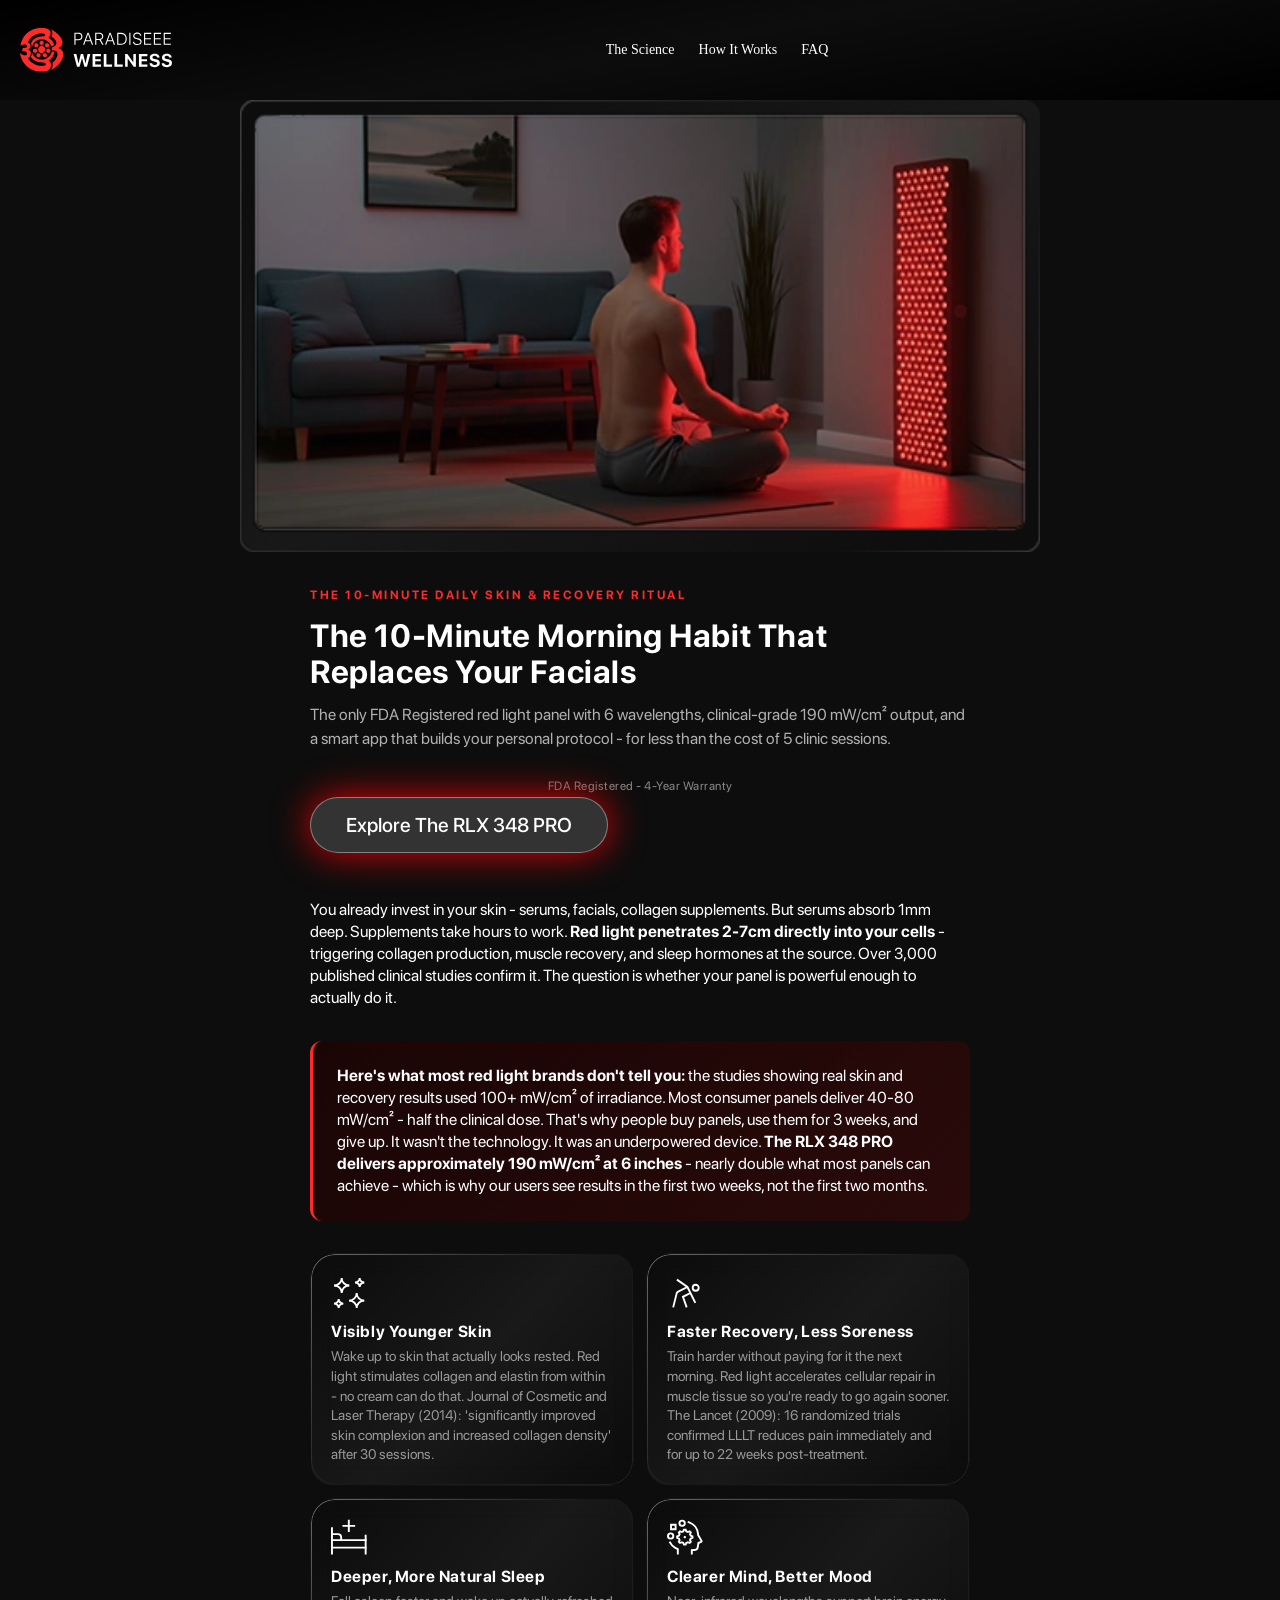
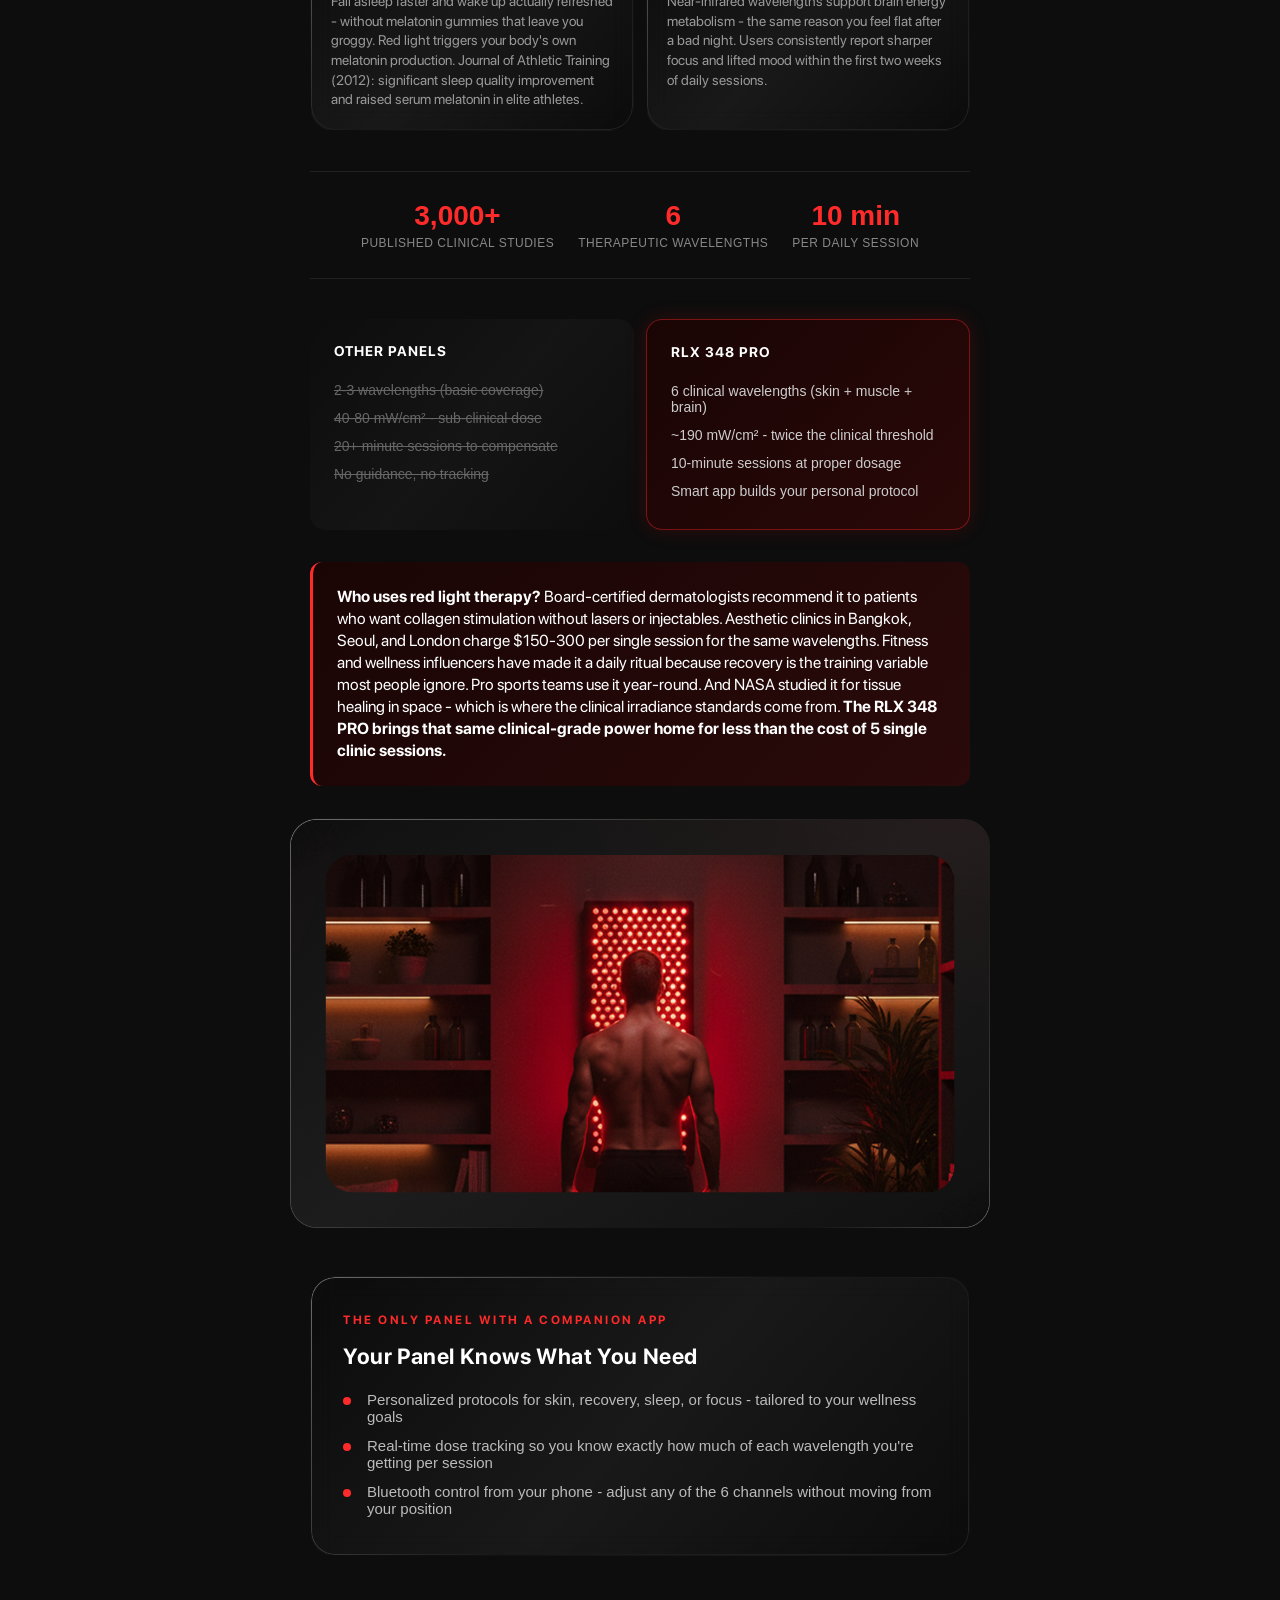
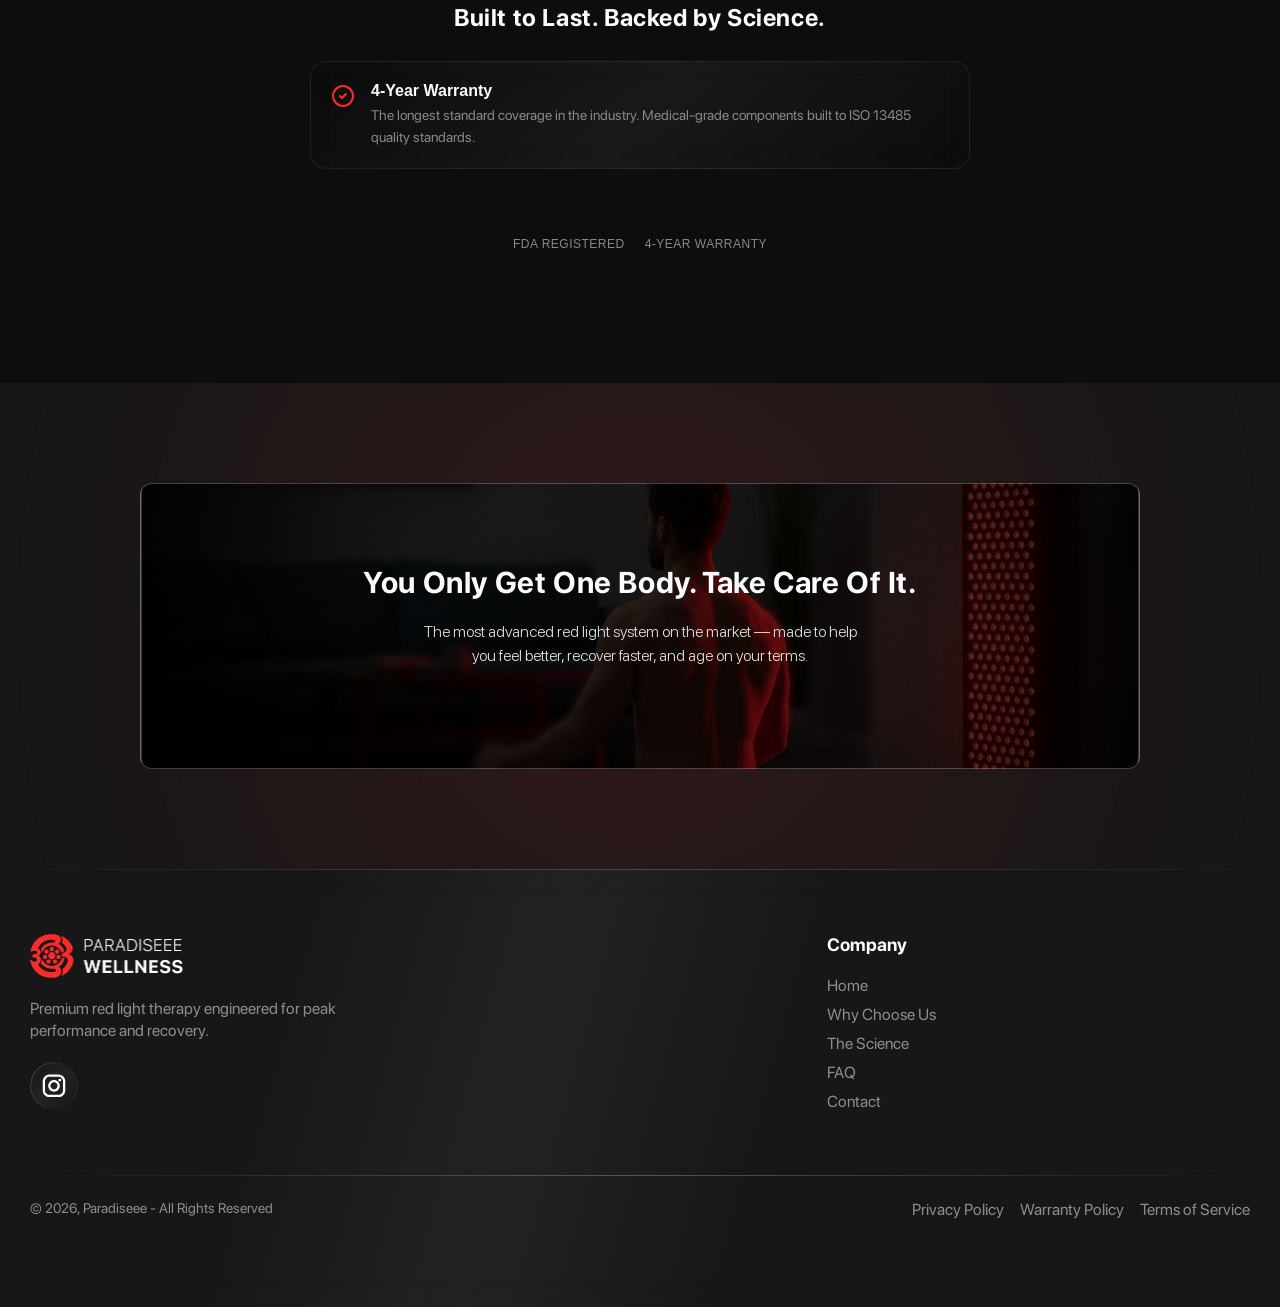
<file: pages/advertorial/index.html>
<!DOCTYPE html>
<html lang="en"><head>
<meta charset="utf-8"/>
<meta content="IE=edge" http-equiv="X-UA-Compatible"/>
<meta content="width=device-width,initial-scale=1" name="viewport"/>
<meta content="" name="theme-color"/>
<link href="/media/c8b8f54673-favicon-512.png" rel="icon" type="image/png"/>
<meta content="Explore the Paradiseee RLX 348 PRO red light therapy panel: six wavelengths, per-channel controls, product specifications, research, and support." name="description"/>

<meta content="website" property="og:type"/>

<meta content="Explore the Paradiseee RLX 348 PRO red light therapy panel: six wavelengths, per-channel controls, product specifications, research, and support." property="og:description"/>
<meta content="Paradiseee Wellness" property="og:site_name"/>
<meta content="en" property="og:locale"/><meta content="https://www.paradiseeewellness.com/media/986dd5e4d1-open-graph.webp" property="og:image"/>
<meta content="https://www.paradiseeewellness.com/media/986dd5e4d1-open-graph.webp" property="og:image:secure_url"/>
<meta content="1200" property="og:image:width"/>
<meta content="630" property="og:image:height"/>
<meta content="Pro Red Light Therapy Panel 2026 | 6 Wavelengths | ParadiseeeWellness" property="og:image:alt"/><meta content="summary_large_image" name="twitter:card"/>

<meta content="Explore the Paradiseee RLX 348 PRO red light therapy panel: six wavelengths, per-channel controls, product specifications, research, and support." name="twitter:description"/><meta content="/cdn/shop/files/open-graph.webp?crop=center&amp;height=630&amp;v=1764006100&amp;width=1200" name="twitter:image"/>
<meta content="Pro Red Light Therapy Panel 2026 | 6 Wavelengths | ParadiseeeWellness" name="twitter:image:alt"/>








<meta content="ZGga5tZJXhbz08JjXnRThooK9Ylsdmuafn0cswYWRiI" name="google-site-verification"/>


<meta data-currency="USD" data-environment="production" data-locale="en_US" data-paypal-v4="true" data-shop-id="94164123962" data-venmo-supported="false" id="in-context-paypal-metadata"/>
































<style id="shopify-accelerated-checkout-cart">
        #shopify-buyer-consent {
  margin-top: 1em;
  display: inline-block;
  width: 100%;
}

#shopify-buyer-consent.hidden {
  display: none;
}

#shopify-subscription-policy-button {
  background: none;
  border: none;
  padding: 0;
  text-decoration: underline;
  font-size: inherit;
  cursor: pointer;
}

#shopify-subscription-policy-button::before {
  box-shadow: none;
}

      </style>

<style>
      @font-face {
  font-family: Assistant;
  font-weight: 400;
  font-style: normal;
  font-display: swap;
  src: url("/media/7a2437f47c-assistant_n4.9120912a469cad1cc292572851508ca49d12e768.woff2") format("woff2"),
       url("/media/9ad608c6a8-assistant_n4.6e9875ce64e0fefcd3f4446b7ec9036b3ddd2985.woff") format("woff");
}

      @font-face {
  font-family: Assistant;
  font-weight: 700;
  font-style: normal;
  font-display: swap;
  src: url("/media/f607f1c43f-assistant_n7.bf44452348ec8b8efa3aa3068825305886b1c83c.woff2") format("woff2"),
       url("/media/bf2cc8f269-assistant_n7.0c887fee83f6b3bda822f1150b912c72da0f7b64.woff") format("woff");
}

      
      
      @font-face {
  font-family: Assistant;
  font-weight: 400;
  font-style: normal;
  font-display: swap;
  src: url("/media/7a2437f47c-assistant_n4.9120912a469cad1cc292572851508ca49d12e768.woff2") format("woff2"),
       url("/media/9ad608c6a8-assistant_n4.6e9875ce64e0fefcd3f4446b7ec9036b3ddd2985.woff") format("woff");
}


      
        :root,
        .color-scheme-1 {
          --color-background: 23,23,23;
        
          --gradient-background: #171717;
        

        

        --color-foreground: 249,249,249;
        --color-background-contrast: 151,151,151;
        --color-shadow: 18,18,18;
        --color-button: 162,39,40;
        --color-button-text: 255,255,255;
        --color-secondary-button: 23,23,23;
        --color-secondary-button-text: 53,53,53;
        --color-link: 53,53,53;
        --color-badge-foreground: 249,249,249;
        --color-badge-background: 23,23,23;
        --color-badge-border: 249,249,249;
        --payment-terms-background-color: rgb(23 23 23);
      }
      
        
        .color-scheme-2 {
          --color-background: 0,0,0;
        
          --gradient-background: #000000;
        

        

        --color-foreground: 241,241,241;
        --color-background-contrast: 128,128,128;
        --color-shadow: 18,18,18;
        --color-button: 235,235,235;
        --color-button-text: 0,0,0;
        --color-secondary-button: 0,0,0;
        --color-secondary-button-text: 179,179,179;
        --color-link: 179,179,179;
        --color-badge-foreground: 241,241,241;
        --color-badge-background: 0,0,0;
        --color-badge-border: 241,241,241;
        --payment-terms-background-color: rgb(0 0 0);
      }
      
        
        .color-scheme-3 {
          --color-background: 36,40,51;
        
          --gradient-background: #242833;
        

        

        --color-foreground: 255,255,255;
        --color-background-contrast: 47,52,66;
        --color-shadow: 18,18,18;
        --color-button: 255,255,255;
        --color-button-text: 0,0,0;
        --color-secondary-button: 36,40,51;
        --color-secondary-button-text: 255,255,255;
        --color-link: 255,255,255;
        --color-badge-foreground: 255,255,255;
        --color-badge-background: 36,40,51;
        --color-badge-border: 255,255,255;
        --payment-terms-background-color: rgb(36 40 51);
      }
      
        
        .color-scheme-4 {
          --color-background: 18,18,18;
        
          --gradient-background: #121212;
        

        

        --color-foreground: 255,255,255;
        --color-background-contrast: 146,146,146;
        --color-shadow: 18,18,18;
        --color-button: 255,255,255;
        --color-button-text: 18,18,18;
        --color-secondary-button: 18,18,18;
        --color-secondary-button-text: 255,255,255;
        --color-link: 255,255,255;
        --color-badge-foreground: 255,255,255;
        --color-badge-background: 18,18,18;
        --color-badge-border: 255,255,255;
        --payment-terms-background-color: rgb(18 18 18);
      }
      
        
        .color-scheme-5 {
          --color-background: 51,79,180;
        
          --gradient-background: #334fb4;
        

        

        --color-foreground: 255,255,255;
        --color-background-contrast: 23,35,81;
        --color-shadow: 18,18,18;
        --color-button: 255,255,255;
        --color-button-text: 51,79,180;
        --color-secondary-button: 51,79,180;
        --color-secondary-button-text: 255,255,255;
        --color-link: 255,255,255;
        --color-badge-foreground: 255,255,255;
        --color-badge-background: 51,79,180;
        --color-badge-border: 255,255,255;
        --payment-terms-background-color: rgb(51 79 180);
      }
      
        
        .color-scheme-6e09cfc8-52c3-4ac9-910b-66ae2e5a5f2f {
          --color-background: 0,0,0;
        
          --gradient-background: #000000;
        

        

        --color-foreground: 255,255,255;
        --color-background-contrast: 128,128,128;
        --color-shadow: 255,255,255;
        --color-button: 220,220,220;
        --color-button-text: 0,0,0;
        --color-secondary-button: 0,0,0;
        --color-secondary-button-text: 255,255,255;
        --color-link: 255,255,255;
        --color-badge-foreground: 255,255,255;
        --color-badge-background: 0,0,0;
        --color-badge-border: 255,255,255;
        --payment-terms-background-color: rgb(0 0 0);
      }
      
        
        .color-scheme-497c62c6-5c4b-4790-9236-5e0663be9bba {
          --color-background: 25,25,25;
        
          --gradient-background: #191919;
        

        

        --color-foreground: 233,233,233;
        --color-background-contrast: 153,153,153;
        --color-shadow: 18,18,18;
        --color-button: 18,18,18;
        --color-button-text: 255,255,255;
        --color-secondary-button: 25,25,25;
        --color-secondary-button-text: 18,18,18;
        --color-link: 18,18,18;
        --color-badge-foreground: 233,233,233;
        --color-badge-background: 25,25,25;
        --color-badge-border: 233,233,233;
        --payment-terms-background-color: rgb(25 25 25);
      }
      

      body, .color-scheme-1, .color-scheme-2, .color-scheme-3, .color-scheme-4, .color-scheme-5, .color-scheme-6e09cfc8-52c3-4ac9-910b-66ae2e5a5f2f, .color-scheme-497c62c6-5c4b-4790-9236-5e0663be9bba {
        color: rgba(var(--color-foreground));
        background-color: rgb(var(--color-background));
      }

      :root {
        --font-body-family: Assistant, sans-serif;
        --font-body-style: normal;
        --font-body-weight: 400;
        --font-body-weight-bold: 700;

        --font-heading-family: Assistant, sans-serif;
        --font-heading-style: normal;
        --font-heading-weight: 400;

        --font-body-scale: 1.0;
        --font-heading-scale: 1.0;

        --media-padding: px;
        --media-border-opacity: 0.05;
        --media-border-width: 1px;
        --media-radius: 0px;
        --media-shadow-opacity: 0.0;
        --media-shadow-horizontal-offset: 0px;
        --media-shadow-vertical-offset: 4px;
        --media-shadow-blur-radius: 5px;
        --media-shadow-visible: 0;

        --page-width: 120rem;
        --page-width-margin: 0rem;

        --product-card-image-padding: 0.0rem;
        --product-card-corner-radius: 1.2rem;
        --product-card-text-alignment: left;
        --product-card-border-width: 0.0rem;
        --product-card-border-opacity: 0.1;
        --product-card-shadow-opacity: 0.0;
        --product-card-shadow-visible: 0;
        --product-card-shadow-horizontal-offset: 0.0rem;
        --product-card-shadow-vertical-offset: 0.4rem;
        --product-card-shadow-blur-radius: 0.5rem;

        --collection-card-image-padding: 0.0rem;
        --collection-card-corner-radius: 0.0rem;
        --collection-card-text-alignment: left;
        --collection-card-border-width: 0.0rem;
        --collection-card-border-opacity: 0.1;
        --collection-card-shadow-opacity: 0.0;
        --collection-card-shadow-visible: 0;
        --collection-card-shadow-horizontal-offset: 0.0rem;
        --collection-card-shadow-vertical-offset: 0.4rem;
        --collection-card-shadow-blur-radius: 0.5rem;

        --blog-card-image-padding: 0.0rem;
        --blog-card-corner-radius: 0.0rem;
        --blog-card-text-alignment: left;
        --blog-card-border-width: 0.0rem;
        --blog-card-border-opacity: 0.1;
        --blog-card-shadow-opacity: 0.0;
        --blog-card-shadow-visible: 0;
        --blog-card-shadow-horizontal-offset: 0.0rem;
        --blog-card-shadow-vertical-offset: 0.4rem;
        --blog-card-shadow-blur-radius: 0.5rem;

        --badge-corner-radius: 4.0rem;

        --popup-border-width: 1px;
        --popup-border-opacity: 0.1;
        --popup-corner-radius: 0px;
        --popup-shadow-opacity: 0.05;
        --popup-shadow-horizontal-offset: 0px;
        --popup-shadow-vertical-offset: 4px;
        --popup-shadow-blur-radius: 5px;

        --drawer-border-width: 1px;
        --drawer-border-opacity: 0.1;
        --drawer-shadow-opacity: 0.0;
        --drawer-shadow-horizontal-offset: 0px;
        --drawer-shadow-vertical-offset: 4px;
        --drawer-shadow-blur-radius: 5px;

        --spacing-sections-desktop: 0px;
        --spacing-sections-mobile: 0px;

        --grid-desktop-vertical-spacing: 8px;
        --grid-desktop-horizontal-spacing: 8px;
        --grid-mobile-vertical-spacing: 4px;
        --grid-mobile-horizontal-spacing: 4px;

        --text-boxes-border-opacity: 0.1;
        --text-boxes-border-width: 0px;
        --text-boxes-radius: 0px;
        --text-boxes-shadow-opacity: 0.0;
        --text-boxes-shadow-visible: 0;
        --text-boxes-shadow-horizontal-offset: 0px;
        --text-boxes-shadow-vertical-offset: 4px;
        --text-boxes-shadow-blur-radius: 5px;

        --buttons-radius: 40px;
        --buttons-radius-outset: 41px;
        --buttons-border-width: 1px;
        --buttons-border-opacity: 1.0;
        --buttons-shadow-opacity: 0.0;
        --buttons-shadow-visible: 0;
        --buttons-shadow-horizontal-offset: 0px;
        --buttons-shadow-vertical-offset: 4px;
        --buttons-shadow-blur-radius: 5px;
        --buttons-border-offset: 0.3px;

        --inputs-radius: 12px;
        --inputs-border-width: 1px;
        --inputs-border-opacity: 0.55;
        --inputs-shadow-opacity: 0.0;
        --inputs-shadow-horizontal-offset: 0px;
        --inputs-margin-offset: 0px;
        --inputs-shadow-vertical-offset: 4px;
        --inputs-shadow-blur-radius: 5px;
        --inputs-radius-outset: 13px;

        --variant-pills-radius: 40px;
        --variant-pills-border-width: 1px;
        --variant-pills-border-opacity: 0.55;
        --variant-pills-shadow-opacity: 0.0;
        --variant-pills-shadow-horizontal-offset: 0px;
        --variant-pills-shadow-vertical-offset: 4px;
        --variant-pills-shadow-blur-radius: 5px;
      }

      *,
      *::before,
      *::after {
        box-sizing: inherit;
      }

      html {
        box-sizing: border-box;
        font-size: calc(var(--font-body-scale) * 62.5%);
        height: 100%;
      }

      body {
        display: grid;
        grid-template-rows: auto auto 1fr auto;
        grid-template-columns: 100%;
        min-height: 100%;
        margin: 0;
        font-size: 1.5rem;
        font-family: var(--font-body-family);
        font-style: var(--font-body-style);
        font-weight: var(--font-body-weight);
        overflow-x: hidden;
      }

      @media screen and (min-width: 750px) {
        body {
          font-size: 1.6rem;
        }
      }
    </style>
<link href="/assets/base.css" rel="stylesheet"/>
<link href="/assets/theme-bundle.css" rel="stylesheet"/>
<link href="/assets/theme-bundle.css" rel="stylesheet" type="text/css">






<link href="/assets/component-price.css" rel="stylesheet"/>



<link as="font" crossorigin="" href="/media/7a2437f47c-assistant_n4.9120912a469cad1cc292572851508ca49d12e768.woff2" rel="preload" type="font/woff2"/>
<link as="font" crossorigin="" href="/media/7a2437f47c-assistant_n4.9120912a469cad1cc292572851508ca49d12e768.woff2" rel="preload" type="font/woff2"/>
</link><title>Red Light Therapy | Paradiseee Wellness</title><link href="https://www.paradiseeewellness.com/pages/advertorial" rel="canonical"/><link href="/assets/standalone.css" rel="stylesheet"/><script defer="" src="/assets/standalone.js"></script><meta content="Red Light Therapy | Paradiseee Wellness" property="og:title"/><meta content="https://www.paradiseeewellness.com/pages/advertorial" property="og:url"/><meta content="Red Light Therapy | Paradiseee Wellness" name="twitter:title"/></head><body class="gradient"><a class="skip-to-content-link button visually-hidden" href="#MainContent">Skip to content</a><header>

<nav aria-label="Main navigation" class="navbar">
<div class="container">
<div class="navbar-wrapper">
<a aria-label="Paradiseee Wellness" class="navbar-logo" href="/"><img alt="Paradiseee Wellness" class="logo" height="114" loading="eager" src="/media/0df0839641-Frame_1707482429.svg" width="400"/>
</a>
<div class="nav-link-wrapper">
<button aria-label="Close menu" class="mobile-menu-close-window-btn" type="button"></button>
<div class="nav-link-wrapper-inner">
<div class="mobile-side-bar-top">
<button aria-label="Close menu" class="mobile-menu-btn ham-menu" type="button">
<span></span>
<span></span>
<span></span>
</button>
<a aria-label="Paradiseee Wellness" class="navbar-logo" href="/"><img alt="Paradiseee Wellness" class="logo" height="114" loading="eager" src="/media/0df0839641-Frame_1707482429.svg" width="400"/>
</a>
</div>
<ul class="nav-links">
<li class="nav-link">
<a class="nav-link-text for__The Science" href="/pages/the-real-science">The Science</a>
</li>
<li class="nav-link">
<a class="nav-link-text for__How It Works" href="/#how-it-works">How It Works</a>
</li>
<li class="nav-link">
<a class="nav-link-text for__FAQ" href="/#FAQ">FAQ</a>
</li>
</ul>
<ul class="nav-icons mabile-nav-icons">
<li>
<a aria-label="Follow us on Instagram" href="https://www.instagram.com/paradiseeewellness_official">
<svg fill="none" height="23" viewbox="0 0 24 23" width="24" xmlns="http://www.w3.org/2000/svg">
<path d="M16.5468 0.369141H7.4521C5.67504 0.371229 3.97138 1.07817 2.71491 2.33485C1.45844 3.59153 0.75179 5.29531 0.75 7.07237L0.75 16.167C0.752088 17.9441 1.45903 19.6478 2.71571 20.9042C3.97239 22.1607 5.67617 22.8674 7.45323 22.8691H16.5479C18.325 22.8671 20.0286 22.1601 21.2851 20.9034C22.5416 19.6468 23.2482 17.943 23.25 16.1659V7.07124C23.2479 5.29418 22.541 3.59052 21.2843 2.33405C20.0276 1.07758 18.3238 0.37093 16.5468 0.369141V0.369141ZM20.987 16.1659C20.987 16.749 20.8722 17.3264 20.649 17.8651C20.4259 18.4038 20.0988 18.8933 19.6865 19.3057C19.2742 19.718 18.7847 20.045 18.246 20.2682C17.7073 20.4913 17.1299 20.6062 16.5468 20.6062H7.4521C6.27467 20.6059 5.14556 20.1379 4.31309 19.3053C3.48062 18.4726 3.01296 17.3433 3.01296 16.1659V7.07124C3.01326 5.89381 3.4812 4.7647 4.31388 3.93223C5.14656 3.09976 6.27579 2.6321 7.45323 2.6321H16.5479C17.7253 2.6324 18.8544 3.10034 19.6869 3.93302C20.5194 4.7657 20.987 5.89493 20.987 7.07237V16.167V16.1659Z" fill="#FF2A2A"></path>
<path d="M11.9991 5.80078C10.4567 5.80317 8.97826 6.41699 7.88776 7.5077C6.79727 8.59841 6.18373 10.077 6.18164 11.6193C6.18343 13.1621 6.79699 14.6411 7.88776 15.7321C8.97854 16.8231 10.4575 17.4369 12.0002 17.439C13.5431 17.4372 15.0223 16.8235 16.1134 15.7325C17.2044 14.6415 17.8181 13.1623 17.8199 11.6193C17.8175 10.0766 17.2034 8.5978 16.1122 7.50724C15.021 6.41668 13.5418 5.8034 11.9991 5.80191V5.80078ZM11.9991 15.1761C11.0561 15.1761 10.1517 14.8015 9.48488 14.1347C8.81808 13.4678 8.44347 12.5635 8.44347 11.6205C8.44347 10.6775 8.81808 9.77308 9.48488 9.10628C10.1517 8.43947 11.0561 8.06487 11.9991 8.06487C12.9421 8.06487 13.8465 8.43947 14.5133 9.10628C15.1801 9.77308 15.5547 10.6775 15.5547 11.6205C15.5547 12.5635 15.1801 13.4678 14.5133 14.1347C13.8465 14.8015 12.9421 15.1761 11.9991 15.1761Z" fill="#FF2A2A"></path>
<path d="M17.8296 7.23832C18.5995 7.23832 19.2237 6.61418 19.2237 5.84426C19.2237 5.07434 18.5995 4.4502 17.8296 4.4502C17.0597 4.4502 16.4355 5.07434 16.4355 5.84426C16.4355 6.61418 17.0597 7.23832 17.8296 7.23832Z" fill="#FF2A2A"></path>
</svg>
</a>
</li>
</ul>
</div>
</div>
<div class="nav-icon-and-btn">
<button aria-expanded="false" aria-label="Open menu" class="mobile-menu-btn ham-menu" type="button">
<span></span>
<span></span>
<span></span>
</button>

</div>
</div>
</div>
</nav>

</header><main id="MainContent"><section class="shopify-section section" id="shopify-section-advertorial"><section class="adv" id="advertorial">
<div class="adv__hero">
<div class="adv__hero-img">
<img alt="Red light therapy" loading="eager" sizes="(max-width: 749px) 100vw, 800px" src="/media/f0e06bec0b-mobile-header-img_cfbbaa7e-6a72-4ed2-98c4-400e15d81768.webp" style="aspect-ratio: ;"/>
</div>
<div class="adv__hero-text">
<p class="adv__eyebrow">THE 10-MINUTE DAILY SKIN &amp; RECOVERY RITUAL</p>
<h1 class="adv__title">The 10-Minute Morning Habit That Replaces Your Facials</h1>
<p class="adv__subtitle">The only FDA Registered red light panel with 6 wavelengths, clinical-grade 190 mW/cm² output, and a smart app that builds your personal protocol - for less than the cost of 5 clinic sessions.</p>
<p class="adv__hero-trust">FDA Registered - 4-Year Warranty</p>
<p class="information-link"><a class="btn secondary-btn" href="/products/pro-red-light-therapy-panel">Explore the RLX 348 PRO</a></p></div>
</div>
<div class="adv__content">
<div class="adv__text">
<p>You already invest in your skin - serums, facials, collagen supplements. But serums absorb 1mm deep. Supplements take hours to work. <strong>Red light penetrates 2-7cm directly into your cells</strong> - triggering collagen production, muscle recovery, and sleep hormones at the source. Over 3,000 published clinical studies confirm it. The question is whether your panel is powerful enough to actually do it.</p>
</div>
<div class="adv__callout">
<p><strong>Here's what most red light brands don't tell you:</strong> the studies showing real skin and recovery results used 100+ mW/cm² of irradiance. Most consumer panels deliver 40-80 mW/cm² - half the clinical dose. That's why people buy panels, use them for 3 weeks, and give up. It wasn't the technology. It was an underpowered device. <strong>The RLX 348 PRO delivers approximately 190 mW/cm² at 6 inches</strong> - nearly double what most panels can achieve - which is why our users see results in the first two weeks, not the first two months.</p>
</div>
<div class="adv__benefits">
<div class="adv__benefit-card">
<div class="adv__benefit-icon"><img alt="Paradiseee Wellness" loading="lazy" src="/media/e3581fd507-sparks_1.svg"/></div>
<h3>Visibly Younger Skin</h3>
<p>Wake up to skin that actually looks rested. Red light stimulates collagen and elastin from within - no cream can do that. Journal of Cosmetic and Laser Therapy (2014): 'significantly improved skin complexion and increased collagen density' after 30 sessions.</p>
</div>
<div class="adv__benefit-card">
<div class="adv__benefit-icon"><img alt="Paradiseee Wellness" loading="lazy" src="/media/660f4f8684-stretching_1.svg"/></div>
<h3>Faster Recovery, Less Soreness</h3>
<p>Train harder without paying for it the next morning. Red light accelerates cellular repair in muscle tissue so you're ready to go again sooner. The Lancet (2009): 16 randomized trials confirmed LLLT reduces pain immediately and for up to 22 weeks post-treatment.</p>
</div>
<div class="adv__benefit-card">
<div class="adv__benefit-icon"><img alt="Paradiseee Wellness" loading="lazy" src="/media/107069edb2-Group_1.svg"/></div>
<h3>Deeper, More Natural Sleep</h3>
<p>Fall asleep faster and wake up actually refreshed - without melatonin gummies that leave you groggy. Red light triggers your body's own melatonin production. Journal of Athletic Training (2012): significant sleep quality improvement and raised serum melatonin in elite athletes.</p>
</div>
<div class="adv__benefit-card">
<div class="adv__benefit-icon"><img alt="Paradiseee Wellness" loading="lazy" src="/media/46c7c1e435-Group.svg"/></div>
<h3>Clearer Mind, Better Mood</h3>
<p>Near-infrared wavelengths support brain energy metabolism - the same reason you feel flat after a bad night. Users consistently report sharper focus and lifted mood within the first two weeks of daily sessions.</p>
</div>
</div>
<div class="adv__stats">
<div class="adv__stat">
<span class="adv__stat-num">3,000+</span>
<span class="adv__stat-label">Published Clinical Studies</span>
</div>
<div class="adv__stat">
<span class="adv__stat-num">6</span>
<span class="adv__stat-label">Therapeutic Wavelengths</span>
</div>
<div class="adv__stat">
<span class="adv__stat-num">10 min</span>
<span class="adv__stat-label">Per Daily Session</span>
</div>
</div>
<div class="adv__compare">
<div class="adv__compare-col adv__compare-col--them">
<h4>Other Panels</h4>
<ul>
<li>2-3 wavelengths (basic coverage)</li>
<li>40-80 mW/cm² - sub-clinical dose</li>
<li>20+ minute sessions to compensate</li>
<li>No guidance, no tracking</li>
</ul>
</div>
<div class="adv__compare-col adv__compare-col--us">
<h4>RLX 348 PRO</h4>
<ul>
<li>6 clinical wavelengths (skin + muscle + brain)</li>
<li>~190 mW/cm² - twice the clinical threshold</li>
<li>10-minute sessions at proper dosage</li>
<li>Smart app builds your personal protocol</li>
</ul>
</div>
</div>
<div class="adv__callout">
<p><strong>Who uses red light therapy?</strong> Board-certified dermatologists recommend it to patients who want collagen stimulation without lasers or injectables. Aesthetic clinics in Bangkok, Seoul, and London charge $150-300 per single session for the same wavelengths. Fitness and wellness influencers have made it a daily ritual because recovery is the training variable most people ignore. Pro sports teams use it year-round. And NASA studied it for tissue healing in space - which is where the clinical irradiance standards come from. <strong>The RLX 348 PRO brings that same clinical-grade power home for less than the cost of 5 single clinic sessions.</strong></p>
</div>
<div class="adv__img adv__img--full">
<img alt="Paradiseee Wellness" loading="lazy" sizes="(max-width: 749px) 100vw, 700px" src="/media/e6ffcb7552-Frame_1000011540.png" style="aspect-ratio: ;"/>
</div>
<div class="adv__app">
<div class="adv__app-text">
<p class="adv__eyebrow">THE ONLY PANEL WITH A COMPANION APP</p>
<h3>Your Panel Knows What You Need</h3>
<ul class="adv__app-features">
<li>Personalized protocols for skin, recovery, sleep, or focus - tailored to your wellness goals</li>
<li>Real-time dose tracking so you know exactly how much of each wavelength you're getting per session</li>
<li>Bluetooth control from your phone - adjust any of the 6 channels without moving from your position</li>
</ul>
</div>
</div>
<div class="adv__risk">
<h3>Built to Last. Backed by Science.</h3>
<div class="adv__risk-items">
<div class="adv__risk-item">
<span class="adv__risk-icon">
<svg fill="none" height="24" viewbox="0 0 24 24" width="24"><path d="M9 12l2 2 4-4" stroke="#FF2A2A" stroke-linecap="round" stroke-width="2"></path><circle cx="12" cy="12" r="10" stroke="#FF2A2A" stroke-width="2"></circle></svg>
</span>
<div>
<strong>4-Year Warranty</strong>
<p>The longest standard coverage in the industry. Medical-grade components built to ISO 13485 quality standards.</p>
</div>
</div>
</div>
</div>
<div class="adv__trust">
<div class="adv__trust-item"><span>FDA Registered</span></div>
<div class="adv__trust-item"><span>4-Year Warranty</span></div>
</div>
</div>
</section>
<style>
  .adv { background: #0d0d0d; color: #e8e8e8; font-family: -apple-system, BlinkMacSystemFont, 'SF Pro', sans-serif; }

  /* Hero - image shown in full, same as homepage */
  .adv__hero { }
  .adv__hero-img { width: 100%; max-width: 800px; margin: 0 auto; }
  .adv__hero-img img { display: block; width: 100%; height: auto; }
  .adv__hero-text { padding: 32px 20px 40px; max-width: 700px; margin: 0 auto; }
  .adv__eyebrow { font-size: 12px; text-transform: uppercase; letter-spacing: 2.5px; color: #FF2A2A; margin-bottom: 12px; font-weight: 600; }
  .adv__title { font-size: 32px; font-weight: 700; line-height: 1.15; color: #fff; margin-bottom: 12px; }
  .adv__subtitle { font-size: 16px; color: #b0b0b0; margin-bottom: 24px; line-height: 1.5; }
  .adv__hero-trust { font-size: 12px; color: #888; margin-top: 16px; text-align: center; letter-spacing: 0.5px; }

  /* CTA Button - matches site design system */
  .adv__btn { display: inline-flex; justify-content: center; align-items: center; text-align: center; padding: 16px 40px; border-radius: 50px; font-size: 18px; font-weight: 700; text-decoration: none; transition: all 0.3s; letter-spacing: 0; line-height: 100%; color: #fff; }
  .adv__btn--primary { background: linear-gradient(180deg, #000 0%, #370001 100%); border: 1px solid #e70000; box-shadow: 0 0 40px 0 rgba(255,0,0,0.75); }
  .adv__btn--primary:hover { border-color: #fff; background: transparent; box-shadow: none; color: #fff; }

  /* Content container */
  .adv__content { max-width: 700px; margin: 0 auto; padding: 0 20px 80px; }

  /* Text */
  .adv__text { font-size: 17px; line-height: 1.7; color: #ccc; margin-bottom: 24px; }
  .adv__text p { margin-bottom: 16px; }
  .adv__text strong { color: #fff; }
  .adv__h2 { font-size: 26px; font-weight: 700; color: #fff; margin: 48px 0 20px; line-height: 1.2; }

  /* Images */
  .adv__img { margin: 32px 0; border-radius: 16px; overflow: hidden; }
  .adv__img--full { margin-left: -20px; margin-right: -20px; border-radius: 0; }
  .adv__img img { display: block; width: 100%; height: auto; }
  .adv__caption { font-size: 13px; color: #666; text-align: center; margin-top: 10px; }

  /* Benefit cards - gradient border design */
  .adv__benefits { display: grid; grid-template-columns: 1fr 1fr; gap: 12px; margin: 32px 0; }
  .adv__benefit-card { background: linear-gradient(132.4deg, rgba(255,255,255,0) 1.31%, rgba(255,255,255,0.05) 50.4%, rgba(255,255,255,0) 99.48%); backdrop-filter: blur(12px); -webkit-backdrop-filter: blur(12px); border-radius: 24px; padding: 20px; position: relative; border: 1px solid transparent; overflow: hidden; }
  .adv__benefit-card::before { content: ''; position: absolute; inset: 0; padding: 1px; background: linear-gradient(135deg, rgba(255,255,255,0.4) 0%, transparent 50%, rgba(255,255,255,0.1) 100%); -webkit-mask: linear-gradient(#fff 0 0) content-box, linear-gradient(#fff 0 0); -webkit-mask-composite: xor; mask: linear-gradient(#fff 0 0) content-box, linear-gradient(#fff 0 0); mask-composite: exclude; pointer-events: none; border-radius: 24px; }
  .adv__benefit-icon img { width: 36px; height: 36px; margin-bottom: 12px; }
  .adv__benefit-card h3 { font-size: 16px; font-weight: 600; color: #fff; margin-bottom: 6px; }
  .adv__benefit-card p { font-size: 14px; color: #999; line-height: 1.4; margin: 0; }

  /* Callout */
  .adv__callout { background: linear-gradient(135deg, #1a0505, #2a0a0a); border-left: 3px solid #FF2A2A; border-radius: 12px; padding: 24px; margin: 32px 0; font-size: 16px; line-height: 1.6; }

  /* Stats */
  .adv__stats { display: flex; justify-content: center; gap: 24px; margin: 40px 0; padding: 28px 0; border-top: 1px solid #222; border-bottom: 1px solid #222; }
  .adv__stat { text-align: center; }
  .adv__stat-num { display: block; font-size: 28px; font-weight: 700; color: #FF2A2A; }
  .adv__stat-label { display: block; font-size: 12px; color: #888; margin-top: 4px; text-transform: uppercase; letter-spacing: 0.5px; }

  /* Quiz CTA - gradient border card */
  .adv__cta { background: linear-gradient(132.4deg, rgba(255,255,255,0) 1.31%, rgba(255,255,255,0.05) 50.4%, rgba(255,255,255,0) 99.48%); backdrop-filter: blur(12px); border-radius: 24px; padding: 40px 24px; text-align: center; margin: 48px 0; position: relative; border: 1px solid transparent; overflow: hidden; }
  .adv__cta::before { content: ''; position: absolute; inset: 0; padding: 1px; background: linear-gradient(135deg, rgba(255,0,0,0.6) 0%, rgba(255,0,0,0.3) 50%, rgba(255,0,0,0.4) 100%); -webkit-mask: linear-gradient(#fff 0 0) content-box, linear-gradient(#fff 0 0); -webkit-mask-composite: xor; mask: linear-gradient(#fff 0 0) content-box, linear-gradient(#fff 0 0); mask-composite: exclude; pointer-events: none; border-radius: 24px; }
  .adv__cta-heading { font-size: 24px; font-weight: 700; color: #fff; margin-bottom: 10px; }
  .adv__cta-text { font-size: 15px; color: #999; margin-bottom: 24px; }

  /* App showcase */
  .adv__app { display: flex; gap: 24px; align-items: center; margin: 48px 0; background: linear-gradient(132.4deg, rgba(255,255,255,0) 1.31%, rgba(255,255,255,0.05) 50.4%, rgba(255,255,255,0) 99.48%); backdrop-filter: blur(12px); border-radius: 24px; padding: 32px; overflow: hidden; position: relative; border: 1px solid transparent; }
  .adv__app::before { content: ''; position: absolute; inset: 0; padding: 1px; background: linear-gradient(135deg, rgba(255,255,255,0.4) 0%, transparent 50%, rgba(255,255,255,0.1) 100%); -webkit-mask: linear-gradient(#fff 0 0) content-box, linear-gradient(#fff 0 0); -webkit-mask-composite: xor; mask: linear-gradient(#fff 0 0) content-box, linear-gradient(#fff 0 0); mask-composite: exclude; pointer-events: none; border-radius: 24px; }
  .adv__app-text { flex: 1; }
  .adv__app-text h3 { font-size: 22px; font-weight: 700; color: #fff; margin-bottom: 16px; }
  .adv__app-features { list-style: none; padding: 0; margin: 0; }
  .adv__app-features li { font-size: 15px; color: #bbb; padding: 6px 0 6px 24px; position: relative; }
  .adv__app-features li::before { content: ""; position: absolute; left: 0; top: 12px; width: 8px; height: 8px; background: #FF2A2A; border-radius: 50%; }
  .adv__app-img { flex: 0 0 40%; }
  .adv__app-img img { width: 100%; height: auto; border-radius: 12px; }

  /* Comparison */
  .adv__compare { display: grid; grid-template-columns: 1fr 1fr; gap: 12px; margin: 32px 0; }
  .adv__compare-col { border-radius: 16px; padding: 24px; }
  .adv__compare-col--them { background: linear-gradient(132.4deg, rgba(255,255,255,0) 1.31%, rgba(255,255,255,0.03) 50.4%, rgba(255,255,255,0) 99.48%); }
  .adv__compare-col--us { background: linear-gradient(135deg, #1a0505, #2a0808); border: 1px solid rgba(255,42,42,.4); box-shadow: 0 0 20px rgba(255,0,0,0.15); }
  .adv__compare-col h4 { font-size: 14px; font-weight: 600; color: #fff; margin-bottom: 16px; text-transform: uppercase; letter-spacing: 1px; }
  .adv__compare-col ul { list-style: none; padding: 0; margin: 0; }
  .adv__compare-col--them li { font-size: 14px; color: #666; padding: 6px 0; text-decoration: line-through; }
  .adv__compare-col--us li { font-size: 14px; color: #ccc; padding: 6px 0; }

  /* Risk reversal */
  .adv__risk { margin: 48px 0; text-align: center; }
  .adv__risk h3 { font-size: 24px; font-weight: 700; color: #fff; margin-bottom: 28px; }
  .adv__risk-items { display: flex; flex-direction: column; gap: 16px; }
  .adv__risk-item { display: flex; align-items: flex-start; gap: 16px; text-align: left; background: linear-gradient(132.4deg, rgba(255,255,255,0) 1.31%, rgba(255,255,255,0.05) 50.4%, rgba(255,255,255,0) 99.48%); backdrop-filter: blur(12px); border-radius: 16px; padding: 20px; border: 1px solid rgba(255,255,255,0.08); }
  .adv__risk-item strong { display: block; color: #fff; font-size: 16px; margin-bottom: 4px; }
  .adv__risk-item p { font-size: 14px; color: #888; margin: 0; }
  .adv__risk-icon { flex-shrink: 0; margin-top: 2px; }

  /* Product preview */
  .adv__product { background: linear-gradient(132.4deg, rgba(255,255,255,0) 1.31%, rgba(255,255,255,0.05) 50.4%, rgba(255,255,255,0) 99.48%); backdrop-filter: blur(12px); border-radius: 24px; padding: 32px; margin: 40px 0; text-align: center; position: relative; border: 1px solid transparent; overflow: hidden; }
  .adv__product::before { content: ''; position: absolute; inset: 0; padding: 1px; background: linear-gradient(135deg, rgba(255,255,255,0.4) 0%, transparent 50%, rgba(255,255,255,0.1) 100%); -webkit-mask: linear-gradient(#fff 0 0) content-box, linear-gradient(#fff 0 0); -webkit-mask-composite: xor; mask: linear-gradient(#fff 0 0) content-box, linear-gradient(#fff 0 0); mask-composite: exclude; pointer-events: none; border-radius: 24px; }
  .adv__product-img { margin-bottom: 20px; }
  .adv__product-img img { max-width: 280px; margin: 0 auto; display: block; }
  .adv__product-info h3 { font-size: 22px; font-weight: 700; color: #fff; margin-bottom: 8px; }
  .adv__product-price { font-size: 18px; color: #fff; margin-bottom: 20px; }
  .adv__product-price span { font-size: 14px; color: #888; }

  /* Trust bar */
  .adv__trust { display: flex; justify-content: center; gap: 20px; flex-wrap: wrap; padding: 20px 0; margin: 32px 0; }
  .adv__trust-item { font-size: 12px; color: #888; font-weight: 500; text-transform: uppercase; letter-spacing: 0.5px; }

  /* Mobile */
  @media (max-width: 749px) {
    .adv__hero { min-height: 90vh; }
    .adv__title { font-size: 28px; }
    .adv__app { flex-direction: column; }
    .adv__app-img { width: 100%; }
    .adv__stats { gap: 16px; }
    .adv__stat-num { font-size: 24px; }
    .adv__compare { grid-template-columns: 1fr; }
  }
</style>
</section></main><div class="recovery_csrt">
<div class="section-glow-center">
<img alt="" aria-hidden="true" loading="lazy" src="/assets/red-glow.svg"/>
</div>
<div class="red-light-recovery" style='background-image: url("/media/2ebc6d294c-Frame_1707482454.png");'>
<div class="content_vsrt">
<h2>You Only Get One Body. Take Care Of It.</h2>
<p>The most advanced red light system on the market — made to help you feel better, recover faster, and age on your terms.</p>
</div>

</div>
</div>
<style>
  .recovery_csrt {
    padding: 100px 0px;
    position: relative;
    overflow: hidden;
}
.red-light-recovery {
    background-size: cover;
    background-position: center;
    color: white;
    padding: 80px 40px;
    max-width: 1000px;
    margin: 0 auto;
    border-radius: 12px;
    text-align: center;
    position: relative;
    z-index: 1;
    border: 1px solid hsl(0deg 0% 100% / 25%);
    display: flex;
    flex-direction: column;
    align-items: center;
    justify-content: center;

}


.red-light-recovery .review {
    background-color: #222222;
    display: inline-flex;
    padding: 5px 12px;
    border-radius: 5px;
    margin-bottom: 20px;
    color: #E9E9EA;
}

.red-light-recovery .content_vsrt {
display: flex;
    flex-direction: column;
    align-items: center;
    justify-content: center;
    text-align: center;
        margin-bottom: 20px;
}
.red-light-recovery h2 {
          font-family: "SF-Pro", sans-serif;
    font-weight: 900;
    font-size: 30px;
    line-height: 120%;
    letter-spacing: 0%;
    text-align: center;
    text-transform: capitalize;
}
.red-light-recovery p {
    font-weight: 300;
    line-height: 150%;
    max-width: 450px;
    color: #e3e3e3;
    max-width: 450px;
    margin-top: 20px;
    text-align: center;
}
.btn-buy {
    background-color: #DCDCDC;
    border: 1px solid #fff;
    padding: 10px 26px;
    border-radius: 20px;
    font-weight: 700;
    cursor: pointer;
    font-size: 14px;
    color: #2d2d2d;
    transition: all 0.3s ease;
}
.btn-buy:hover {
  box-shadow: 0 0 20px 0 rgba(255, 255, 255, 0.3);
  transform: translateY(-2px);
}
.review img {
    height: 12px;
    width: 72px;
    margin-right: 12px;
}
    </style>
<footer class="section footer-section" role="contentinfo">
<div class="container">
<div class="footer-items">
<div class="footer-item">
<a aria-label="Paradiseee Wellness" class="footer-logo" href="/">
<img alt="Paradiseee Wellness" class="footer_logo" height="88" loading="lazy" src="/media/484eba25bd-footer-logo.png" width="309"/>
</a>
<p class="footer-text">Premium red light therapy engineered for peak performance and recovery.</p>
<ul class="nav-icons">
<li>
<a aria-label="Follow us on Instagram" href="https://www.instagram.com/paradiseeewellness_official" rel="noopener" target="_blank">
<span class="icon-links-item-border"></span>
<svg aria-hidden="true" fill="none" focusable="false" height="24" viewbox="0 0 24 24" width="24" xmlns="http://www.w3.org/2000/svg">
<path d="M16.5468 0.607422H7.4521C5.67504 0.60951 3.97138 1.31645 2.71491 2.57313C1.45844 3.82981 0.75179 5.53359 0.75 7.31065L0.75 16.4053C0.752088 18.1824 1.45903 19.886 2.71571 21.1425C3.97239 22.399 5.67617 23.1056 7.45323 23.1074H16.5479C18.325 23.1053 20.0286 22.3984 21.2851 21.1417C22.5416 19.885 23.2482 18.1813 23.25 16.4042V7.30953C23.2479 5.53246 22.541 3.8288 21.2843 2.57233C20.0276 1.31586 18.3238 0.609211 16.5468 0.607422V0.607422ZM20.987 16.4042C20.987 16.9873 20.8722 17.5647 20.649 18.1034C20.4259 18.6421 20.0988 19.1316 19.6865 19.5439C19.2742 19.9563 18.7847 20.2833 18.246 20.5065C17.7073 20.7296 17.1299 20.8445 16.5468 20.8445H7.4521C6.27467 20.8442 5.14556 20.3762 4.31309 19.5435C3.48062 18.7109 3.01296 17.5816 3.01296 16.4042V7.30953C3.01326 6.13209 3.4812 5.00298 4.31388 4.17051C5.14656 3.33804 6.27579 2.87038 7.45323 2.87038H16.5479C17.7253 2.87068 18.8544 3.33863 19.6869 4.17131C20.5194 5.00399 20.987 6.13321 20.987 7.31065V16.4053V16.4042Z" fill="white"></path>
<path d="M11.9991 6.03906C10.4567 6.04145 8.97826 6.65527 7.88776 7.74598C6.79727 8.83669 6.18373 10.3153 6.18164 11.8576C6.18343 13.4004 6.79699 14.8794 7.88776 15.9704C8.97854 17.0614 10.4575 17.6752 12.0002 17.6773C13.5431 17.6755 15.0223 17.0618 16.1134 15.9708C17.2044 14.8798 17.8181 13.4005 17.8199 11.8576C17.8175 10.3149 17.2034 8.83608 16.1122 7.74552C15.021 6.65496 13.5418 6.04168 11.9991 6.04019V6.03906ZM11.9991 15.4143C11.0561 15.4143 10.1517 15.0397 9.48488 14.3729C8.81808 13.7061 8.44347 12.8017 8.44347 11.8587C8.44347 10.9157 8.81808 10.0114 9.48488 9.34456C10.1517 8.67776 11.0561 8.30315 11.9991 8.30315C12.9421 8.30315 13.8465 8.67776 14.5133 9.34456C15.1801 10.0114 15.5547 10.9157 15.5547 11.8587C15.5547 12.8017 15.1801 13.7061 14.5133 14.3729C13.8465 15.0397 12.9421 15.4143 11.9991 15.4143Z" fill="white"></path>
<path d="M17.8296 7.47661C18.5995 7.47661 19.2237 6.85246 19.2237 6.08254C19.2237 5.31262 18.5995 4.68848 17.8296 4.68848C17.0597 4.68848 16.4355 5.31262 16.4355 6.08254C16.4355 6.85246 17.0597 7.47661 17.8296 7.47661Z" fill="white"></path>
</svg>
</a>
</li>
</ul>
</div>
<div class="footer-item">
<h6 class="footer-item-title">Company</h6>
<ul class="footer-links">
<li class="vgy-Home">
<a href="/#">Home</a>
</li>
<li class="vgy-Why Choose Us">
<a href="/#compare">Why Choose Us</a>
</li>
<li class="vgy-The Science">
<a href="/pages/the-real-science">The Science</a>
</li>
<li class="vgy-FAQ">
<a href="/#FAQ">FAQ</a>
</li>
<li><a href="/pages/contact">Contact</a></li></ul>
</div>

</div>
<div class="copyright">
<p class="copyright-text">© 2026, Paradiseee - All Rights Reserved</p>
<ul>
<li><a href="/policies/privacy-policy">Privacy Policy</a></li>

<li><a href="/pages/warranty-policy">Warranty Policy</a></li>

<li><a href="/policies/terms-of-service">Terms of Service</a></li>
</ul>
</div>
</div>
</footer></body></html>
</file>
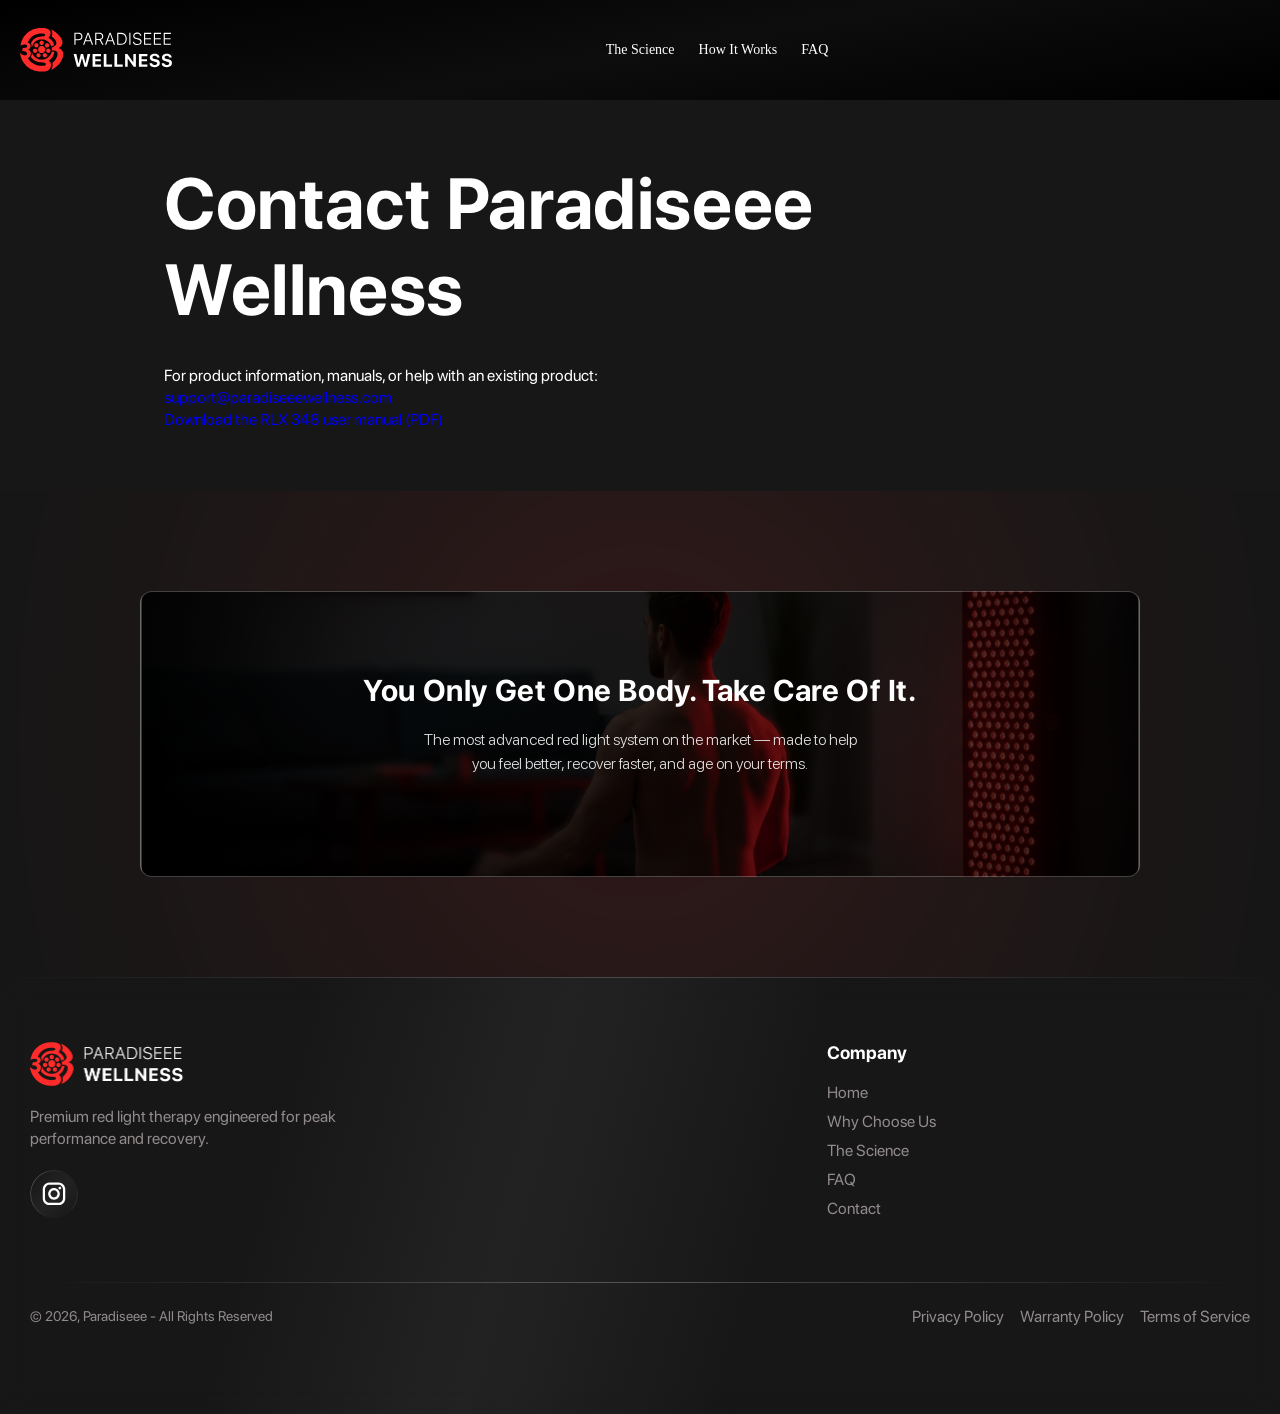
<file: pages/contact/index.html>
<!DOCTYPE html>
<html lang="en"><head>
<meta charset="utf-8"/>
<meta content="IE=edge" http-equiv="X-UA-Compatible"/>
<meta content="width=device-width,initial-scale=1" name="viewport"/>
<meta content="" name="theme-color"/>
<link href="/media/c8b8f54673-favicon-512.png" rel="icon" type="image/png"/>
<meta content="Explore the Paradiseee RLX 348 PRO red light therapy panel: six wavelengths, per-channel controls, product specifications, research, and support." name="description"/>

<meta content="website" property="og:type"/>

<meta content="Explore the Paradiseee RLX 348 PRO red light therapy panel: six wavelengths, per-channel controls, product specifications, research, and support." property="og:description"/>
<meta content="Paradiseee Wellness" property="og:site_name"/>
<meta content="en" property="og:locale"/><meta content="https://www.paradiseeewellness.com/media/986dd5e4d1-open-graph.webp" property="og:image"/>
<meta content="https://www.paradiseeewellness.com/media/986dd5e4d1-open-graph.webp" property="og:image:secure_url"/>
<meta content="1200" property="og:image:width"/>
<meta content="630" property="og:image:height"/>
<meta content="Pro Red Light Therapy Panel 2026 | 6 Wavelengths | ParadiseeeWellness" property="og:image:alt"/><meta content="summary_large_image" name="twitter:card"/>

<meta content="Explore the Paradiseee RLX 348 PRO red light therapy panel: six wavelengths, per-channel controls, product specifications, research, and support." name="twitter:description"/><meta content="/cdn/shop/files/open-graph.webp?crop=center&amp;height=630&amp;v=1764006100&amp;width=1200" name="twitter:image"/>
<meta content="Pro Red Light Therapy Panel 2026 | 6 Wavelengths | ParadiseeeWellness" name="twitter:image:alt"/>








<meta content="ZGga5tZJXhbz08JjXnRThooK9Ylsdmuafn0cswYWRiI" name="google-site-verification"/>


<meta data-currency="USD" data-environment="production" data-locale="en_US" data-paypal-v4="true" data-shop-id="94164123962" data-venmo-supported="false" id="in-context-paypal-metadata"/>
































<style id="shopify-accelerated-checkout-cart">
        #shopify-buyer-consent {
  margin-top: 1em;
  display: inline-block;
  width: 100%;
}

#shopify-buyer-consent.hidden {
  display: none;
}

#shopify-subscription-policy-button {
  background: none;
  border: none;
  padding: 0;
  text-decoration: underline;
  font-size: inherit;
  cursor: pointer;
}

#shopify-subscription-policy-button::before {
  box-shadow: none;
}

      </style>

<style>
      @font-face {
  font-family: Assistant;
  font-weight: 400;
  font-style: normal;
  font-display: swap;
  src: url("/media/7a2437f47c-assistant_n4.9120912a469cad1cc292572851508ca49d12e768.woff2") format("woff2"),
       url("/media/9ad608c6a8-assistant_n4.6e9875ce64e0fefcd3f4446b7ec9036b3ddd2985.woff") format("woff");
}

      @font-face {
  font-family: Assistant;
  font-weight: 700;
  font-style: normal;
  font-display: swap;
  src: url("/media/f607f1c43f-assistant_n7.bf44452348ec8b8efa3aa3068825305886b1c83c.woff2") format("woff2"),
       url("/media/bf2cc8f269-assistant_n7.0c887fee83f6b3bda822f1150b912c72da0f7b64.woff") format("woff");
}

      
      
      @font-face {
  font-family: Assistant;
  font-weight: 400;
  font-style: normal;
  font-display: swap;
  src: url("/media/7a2437f47c-assistant_n4.9120912a469cad1cc292572851508ca49d12e768.woff2") format("woff2"),
       url("/media/9ad608c6a8-assistant_n4.6e9875ce64e0fefcd3f4446b7ec9036b3ddd2985.woff") format("woff");
}


      
        :root,
        .color-scheme-1 {
          --color-background: 23,23,23;
        
          --gradient-background: #171717;
        

        

        --color-foreground: 249,249,249;
        --color-background-contrast: 151,151,151;
        --color-shadow: 18,18,18;
        --color-button: 162,39,40;
        --color-button-text: 255,255,255;
        --color-secondary-button: 23,23,23;
        --color-secondary-button-text: 53,53,53;
        --color-link: 53,53,53;
        --color-badge-foreground: 249,249,249;
        --color-badge-background: 23,23,23;
        --color-badge-border: 249,249,249;
        --payment-terms-background-color: rgb(23 23 23);
      }
      
        
        .color-scheme-2 {
          --color-background: 0,0,0;
        
          --gradient-background: #000000;
        

        

        --color-foreground: 241,241,241;
        --color-background-contrast: 128,128,128;
        --color-shadow: 18,18,18;
        --color-button: 235,235,235;
        --color-button-text: 0,0,0;
        --color-secondary-button: 0,0,0;
        --color-secondary-button-text: 179,179,179;
        --color-link: 179,179,179;
        --color-badge-foreground: 241,241,241;
        --color-badge-background: 0,0,0;
        --color-badge-border: 241,241,241;
        --payment-terms-background-color: rgb(0 0 0);
      }
      
        
        .color-scheme-3 {
          --color-background: 36,40,51;
        
          --gradient-background: #242833;
        

        

        --color-foreground: 255,255,255;
        --color-background-contrast: 47,52,66;
        --color-shadow: 18,18,18;
        --color-button: 255,255,255;
        --color-button-text: 0,0,0;
        --color-secondary-button: 36,40,51;
        --color-secondary-button-text: 255,255,255;
        --color-link: 255,255,255;
        --color-badge-foreground: 255,255,255;
        --color-badge-background: 36,40,51;
        --color-badge-border: 255,255,255;
        --payment-terms-background-color: rgb(36 40 51);
      }
      
        
        .color-scheme-4 {
          --color-background: 18,18,18;
        
          --gradient-background: #121212;
        

        

        --color-foreground: 255,255,255;
        --color-background-contrast: 146,146,146;
        --color-shadow: 18,18,18;
        --color-button: 255,255,255;
        --color-button-text: 18,18,18;
        --color-secondary-button: 18,18,18;
        --color-secondary-button-text: 255,255,255;
        --color-link: 255,255,255;
        --color-badge-foreground: 255,255,255;
        --color-badge-background: 18,18,18;
        --color-badge-border: 255,255,255;
        --payment-terms-background-color: rgb(18 18 18);
      }
      
        
        .color-scheme-5 {
          --color-background: 51,79,180;
        
          --gradient-background: #334fb4;
        

        

        --color-foreground: 255,255,255;
        --color-background-contrast: 23,35,81;
        --color-shadow: 18,18,18;
        --color-button: 255,255,255;
        --color-button-text: 51,79,180;
        --color-secondary-button: 51,79,180;
        --color-secondary-button-text: 255,255,255;
        --color-link: 255,255,255;
        --color-badge-foreground: 255,255,255;
        --color-badge-background: 51,79,180;
        --color-badge-border: 255,255,255;
        --payment-terms-background-color: rgb(51 79 180);
      }
      
        
        .color-scheme-6e09cfc8-52c3-4ac9-910b-66ae2e5a5f2f {
          --color-background: 0,0,0;
        
          --gradient-background: #000000;
        

        

        --color-foreground: 255,255,255;
        --color-background-contrast: 128,128,128;
        --color-shadow: 255,255,255;
        --color-button: 220,220,220;
        --color-button-text: 0,0,0;
        --color-secondary-button: 0,0,0;
        --color-secondary-button-text: 255,255,255;
        --color-link: 255,255,255;
        --color-badge-foreground: 255,255,255;
        --color-badge-background: 0,0,0;
        --color-badge-border: 255,255,255;
        --payment-terms-background-color: rgb(0 0 0);
      }
      
        
        .color-scheme-497c62c6-5c4b-4790-9236-5e0663be9bba {
          --color-background: 25,25,25;
        
          --gradient-background: #191919;
        

        

        --color-foreground: 233,233,233;
        --color-background-contrast: 153,153,153;
        --color-shadow: 18,18,18;
        --color-button: 18,18,18;
        --color-button-text: 255,255,255;
        --color-secondary-button: 25,25,25;
        --color-secondary-button-text: 18,18,18;
        --color-link: 18,18,18;
        --color-badge-foreground: 233,233,233;
        --color-badge-background: 25,25,25;
        --color-badge-border: 233,233,233;
        --payment-terms-background-color: rgb(25 25 25);
      }
      

      body, .color-scheme-1, .color-scheme-2, .color-scheme-3, .color-scheme-4, .color-scheme-5, .color-scheme-6e09cfc8-52c3-4ac9-910b-66ae2e5a5f2f, .color-scheme-497c62c6-5c4b-4790-9236-5e0663be9bba {
        color: rgba(var(--color-foreground));
        background-color: rgb(var(--color-background));
      }

      :root {
        --font-body-family: Assistant, sans-serif;
        --font-body-style: normal;
        --font-body-weight: 400;
        --font-body-weight-bold: 700;

        --font-heading-family: Assistant, sans-serif;
        --font-heading-style: normal;
        --font-heading-weight: 400;

        --font-body-scale: 1.0;
        --font-heading-scale: 1.0;

        --media-padding: px;
        --media-border-opacity: 0.05;
        --media-border-width: 1px;
        --media-radius: 0px;
        --media-shadow-opacity: 0.0;
        --media-shadow-horizontal-offset: 0px;
        --media-shadow-vertical-offset: 4px;
        --media-shadow-blur-radius: 5px;
        --media-shadow-visible: 0;

        --page-width: 120rem;
        --page-width-margin: 0rem;

        --product-card-image-padding: 0.0rem;
        --product-card-corner-radius: 1.2rem;
        --product-card-text-alignment: left;
        --product-card-border-width: 0.0rem;
        --product-card-border-opacity: 0.1;
        --product-card-shadow-opacity: 0.0;
        --product-card-shadow-visible: 0;
        --product-card-shadow-horizontal-offset: 0.0rem;
        --product-card-shadow-vertical-offset: 0.4rem;
        --product-card-shadow-blur-radius: 0.5rem;

        --collection-card-image-padding: 0.0rem;
        --collection-card-corner-radius: 0.0rem;
        --collection-card-text-alignment: left;
        --collection-card-border-width: 0.0rem;
        --collection-card-border-opacity: 0.1;
        --collection-card-shadow-opacity: 0.0;
        --collection-card-shadow-visible: 0;
        --collection-card-shadow-horizontal-offset: 0.0rem;
        --collection-card-shadow-vertical-offset: 0.4rem;
        --collection-card-shadow-blur-radius: 0.5rem;

        --blog-card-image-padding: 0.0rem;
        --blog-card-corner-radius: 0.0rem;
        --blog-card-text-alignment: left;
        --blog-card-border-width: 0.0rem;
        --blog-card-border-opacity: 0.1;
        --blog-card-shadow-opacity: 0.0;
        --blog-card-shadow-visible: 0;
        --blog-card-shadow-horizontal-offset: 0.0rem;
        --blog-card-shadow-vertical-offset: 0.4rem;
        --blog-card-shadow-blur-radius: 0.5rem;

        --badge-corner-radius: 4.0rem;

        --popup-border-width: 1px;
        --popup-border-opacity: 0.1;
        --popup-corner-radius: 0px;
        --popup-shadow-opacity: 0.05;
        --popup-shadow-horizontal-offset: 0px;
        --popup-shadow-vertical-offset: 4px;
        --popup-shadow-blur-radius: 5px;

        --drawer-border-width: 1px;
        --drawer-border-opacity: 0.1;
        --drawer-shadow-opacity: 0.0;
        --drawer-shadow-horizontal-offset: 0px;
        --drawer-shadow-vertical-offset: 4px;
        --drawer-shadow-blur-radius: 5px;

        --spacing-sections-desktop: 0px;
        --spacing-sections-mobile: 0px;

        --grid-desktop-vertical-spacing: 8px;
        --grid-desktop-horizontal-spacing: 8px;
        --grid-mobile-vertical-spacing: 4px;
        --grid-mobile-horizontal-spacing: 4px;

        --text-boxes-border-opacity: 0.1;
        --text-boxes-border-width: 0px;
        --text-boxes-radius: 0px;
        --text-boxes-shadow-opacity: 0.0;
        --text-boxes-shadow-visible: 0;
        --text-boxes-shadow-horizontal-offset: 0px;
        --text-boxes-shadow-vertical-offset: 4px;
        --text-boxes-shadow-blur-radius: 5px;

        --buttons-radius: 40px;
        --buttons-radius-outset: 41px;
        --buttons-border-width: 1px;
        --buttons-border-opacity: 1.0;
        --buttons-shadow-opacity: 0.0;
        --buttons-shadow-visible: 0;
        --buttons-shadow-horizontal-offset: 0px;
        --buttons-shadow-vertical-offset: 4px;
        --buttons-shadow-blur-radius: 5px;
        --buttons-border-offset: 0.3px;

        --inputs-radius: 12px;
        --inputs-border-width: 1px;
        --inputs-border-opacity: 0.55;
        --inputs-shadow-opacity: 0.0;
        --inputs-shadow-horizontal-offset: 0px;
        --inputs-margin-offset: 0px;
        --inputs-shadow-vertical-offset: 4px;
        --inputs-shadow-blur-radius: 5px;
        --inputs-radius-outset: 13px;

        --variant-pills-radius: 40px;
        --variant-pills-border-width: 1px;
        --variant-pills-border-opacity: 0.55;
        --variant-pills-shadow-opacity: 0.0;
        --variant-pills-shadow-horizontal-offset: 0px;
        --variant-pills-shadow-vertical-offset: 4px;
        --variant-pills-shadow-blur-radius: 5px;
      }

      *,
      *::before,
      *::after {
        box-sizing: inherit;
      }

      html {
        box-sizing: border-box;
        font-size: calc(var(--font-body-scale) * 62.5%);
        height: 100%;
      }

      body {
        display: grid;
        grid-template-rows: auto auto 1fr auto;
        grid-template-columns: 100%;
        min-height: 100%;
        margin: 0;
        font-size: 1.5rem;
        font-family: var(--font-body-family);
        font-style: var(--font-body-style);
        font-weight: var(--font-body-weight);
        overflow-x: hidden;
      }

      @media screen and (min-width: 750px) {
        body {
          font-size: 1.6rem;
        }
      }
    </style>
<link href="/assets/base.css" rel="stylesheet"/>
<link href="/assets/theme-bundle.css" rel="stylesheet"/>
<link href="/assets/theme-bundle.css" rel="stylesheet" type="text/css">






<link href="/assets/component-price.css" rel="stylesheet"/>



<link as="font" crossorigin="" href="/media/7a2437f47c-assistant_n4.9120912a469cad1cc292572851508ca49d12e768.woff2" rel="preload" type="font/woff2"/>
<link as="font" crossorigin="" href="/media/7a2437f47c-assistant_n4.9120912a469cad1cc292572851508ca49d12e768.woff2" rel="preload" type="font/woff2"/>
</link><title>Contact | Paradiseee Wellness</title><link href="https://www.paradiseeewellness.com/pages/contact" rel="canonical"/><link href="/assets/standalone.css" rel="stylesheet"/><script defer="" src="/assets/standalone.js"></script><meta content="Contact | Paradiseee Wellness" property="og:title"/><meta content="https://www.paradiseeewellness.com/pages/contact" property="og:url"/><meta content="Contact | Paradiseee Wellness" name="twitter:title"/></head><body class="gradient"><a class="skip-to-content-link button visually-hidden" href="#MainContent">Skip to content</a><header>

<nav aria-label="Main navigation" class="navbar">
<div class="container">
<div class="navbar-wrapper">
<a aria-label="Paradiseee Wellness" class="navbar-logo" href="/"><img alt="Paradiseee Wellness" class="logo" height="114" loading="eager" src="/media/0df0839641-Frame_1707482429.svg" width="400"/>
</a>
<div class="nav-link-wrapper">
<button aria-label="Close menu" class="mobile-menu-close-window-btn" type="button"></button>
<div class="nav-link-wrapper-inner">
<div class="mobile-side-bar-top">
<button aria-label="Close menu" class="mobile-menu-btn ham-menu" type="button">
<span></span>
<span></span>
<span></span>
</button>
<a aria-label="Paradiseee Wellness" class="navbar-logo" href="/"><img alt="Paradiseee Wellness" class="logo" height="114" loading="eager" src="/media/0df0839641-Frame_1707482429.svg" width="400"/>
</a>
</div>
<ul class="nav-links">
<li class="nav-link">
<a class="nav-link-text for__The Science" href="/pages/the-real-science">The Science</a>
</li>
<li class="nav-link">
<a class="nav-link-text for__How It Works" href="/#how-it-works">How It Works</a>
</li>
<li class="nav-link">
<a class="nav-link-text for__FAQ" href="/#FAQ">FAQ</a>
</li>
</ul>
<ul class="nav-icons mabile-nav-icons">
<li>
<a aria-label="Follow us on Instagram" href="https://www.instagram.com/paradiseeewellness_official">
<svg fill="none" height="23" viewbox="0 0 24 23" width="24" xmlns="http://www.w3.org/2000/svg">
<path d="M16.5468 0.369141H7.4521C5.67504 0.371229 3.97138 1.07817 2.71491 2.33485C1.45844 3.59153 0.75179 5.29531 0.75 7.07237L0.75 16.167C0.752088 17.9441 1.45903 19.6478 2.71571 20.9042C3.97239 22.1607 5.67617 22.8674 7.45323 22.8691H16.5479C18.325 22.8671 20.0286 22.1601 21.2851 20.9034C22.5416 19.6468 23.2482 17.943 23.25 16.1659V7.07124C23.2479 5.29418 22.541 3.59052 21.2843 2.33405C20.0276 1.07758 18.3238 0.37093 16.5468 0.369141V0.369141ZM20.987 16.1659C20.987 16.749 20.8722 17.3264 20.649 17.8651C20.4259 18.4038 20.0988 18.8933 19.6865 19.3057C19.2742 19.718 18.7847 20.045 18.246 20.2682C17.7073 20.4913 17.1299 20.6062 16.5468 20.6062H7.4521C6.27467 20.6059 5.14556 20.1379 4.31309 19.3053C3.48062 18.4726 3.01296 17.3433 3.01296 16.1659V7.07124C3.01326 5.89381 3.4812 4.7647 4.31388 3.93223C5.14656 3.09976 6.27579 2.6321 7.45323 2.6321H16.5479C17.7253 2.6324 18.8544 3.10034 19.6869 3.93302C20.5194 4.7657 20.987 5.89493 20.987 7.07237V16.167V16.1659Z" fill="#FF2A2A"></path>
<path d="M11.9991 5.80078C10.4567 5.80317 8.97826 6.41699 7.88776 7.5077C6.79727 8.59841 6.18373 10.077 6.18164 11.6193C6.18343 13.1621 6.79699 14.6411 7.88776 15.7321C8.97854 16.8231 10.4575 17.4369 12.0002 17.439C13.5431 17.4372 15.0223 16.8235 16.1134 15.7325C17.2044 14.6415 17.8181 13.1623 17.8199 11.6193C17.8175 10.0766 17.2034 8.5978 16.1122 7.50724C15.021 6.41668 13.5418 5.8034 11.9991 5.80191V5.80078ZM11.9991 15.1761C11.0561 15.1761 10.1517 14.8015 9.48488 14.1347C8.81808 13.4678 8.44347 12.5635 8.44347 11.6205C8.44347 10.6775 8.81808 9.77308 9.48488 9.10628C10.1517 8.43947 11.0561 8.06487 11.9991 8.06487C12.9421 8.06487 13.8465 8.43947 14.5133 9.10628C15.1801 9.77308 15.5547 10.6775 15.5547 11.6205C15.5547 12.5635 15.1801 13.4678 14.5133 14.1347C13.8465 14.8015 12.9421 15.1761 11.9991 15.1761Z" fill="#FF2A2A"></path>
<path d="M17.8296 7.23832C18.5995 7.23832 19.2237 6.61418 19.2237 5.84426C19.2237 5.07434 18.5995 4.4502 17.8296 4.4502C17.0597 4.4502 16.4355 5.07434 16.4355 5.84426C16.4355 6.61418 17.0597 7.23832 17.8296 7.23832Z" fill="#FF2A2A"></path>
</svg>
</a>
</li>
</ul>
</div>
</div>
<div class="nav-icon-and-btn">
<button aria-expanded="false" aria-label="Open menu" class="mobile-menu-btn ham-menu" type="button">
<span></span>
<span></span>
<span></span>
</button>

</div>
</div>
</div>
</nav>

</header><main id="MainContent"><section class="standalone-page"><h1>Contact Paradiseee Wellness</h1><p>For product information, manuals, or help with an existing product:</p><p><a href="mailto:support@paradiseeewellness.com">support@paradiseeewellness.com</a></p><p><a href="/documents/rlx348-manual.pdf">Download the RLX 348 user manual (PDF)</a></p></section></main><div class="recovery_csrt">
<div class="section-glow-center">
<img alt="" aria-hidden="true" loading="lazy" src="/assets/red-glow.svg"/>
</div>
<div class="red-light-recovery" style='background-image: url("/media/2ebc6d294c-Frame_1707482454.png");'>
<div class="content_vsrt">
<h2>You Only Get One Body. Take Care Of It.</h2>
<p>The most advanced red light system on the market — made to help you feel better, recover faster, and age on your terms.</p>
</div>

</div>
</div>
<style>
  .recovery_csrt {
    padding: 100px 0px;
    position: relative;
    overflow: hidden;
}
.red-light-recovery {
    background-size: cover;
    background-position: center;
    color: white;
    padding: 80px 40px;
    max-width: 1000px;
    margin: 0 auto;
    border-radius: 12px;
    text-align: center;
    position: relative;
    z-index: 1;
    border: 1px solid hsl(0deg 0% 100% / 25%);
    display: flex;
    flex-direction: column;
    align-items: center;
    justify-content: center;

}


.red-light-recovery .review {
    background-color: #222222;
    display: inline-flex;
    padding: 5px 12px;
    border-radius: 5px;
    margin-bottom: 20px;
    color: #E9E9EA;
}

.red-light-recovery .content_vsrt {
display: flex;
    flex-direction: column;
    align-items: center;
    justify-content: center;
    text-align: center;
        margin-bottom: 20px;
}
.red-light-recovery h2 {
          font-family: "SF-Pro", sans-serif;
    font-weight: 900;
    font-size: 30px;
    line-height: 120%;
    letter-spacing: 0%;
    text-align: center;
    text-transform: capitalize;
}
.red-light-recovery p {
    font-weight: 300;
    line-height: 150%;
    max-width: 450px;
    color: #e3e3e3;
    max-width: 450px;
    margin-top: 20px;
    text-align: center;
}
.btn-buy {
    background-color: #DCDCDC;
    border: 1px solid #fff;
    padding: 10px 26px;
    border-radius: 20px;
    font-weight: 700;
    cursor: pointer;
    font-size: 14px;
    color: #2d2d2d;
    transition: all 0.3s ease;
}
.btn-buy:hover {
  box-shadow: 0 0 20px 0 rgba(255, 255, 255, 0.3);
  transform: translateY(-2px);
}
.review img {
    height: 12px;
    width: 72px;
    margin-right: 12px;
}
    </style>
<footer class="section footer-section" role="contentinfo">
<div class="container">
<div class="footer-items">
<div class="footer-item">
<a aria-label="Paradiseee Wellness" class="footer-logo" href="/">
<img alt="Paradiseee Wellness" class="footer_logo" height="88" loading="lazy" src="/media/484eba25bd-footer-logo.png" width="309"/>
</a>
<p class="footer-text">Premium red light therapy engineered for peak performance and recovery.</p>
<ul class="nav-icons">
<li>
<a aria-label="Follow us on Instagram" href="https://www.instagram.com/paradiseeewellness_official" rel="noopener" target="_blank">
<span class="icon-links-item-border"></span>
<svg aria-hidden="true" fill="none" focusable="false" height="24" viewbox="0 0 24 24" width="24" xmlns="http://www.w3.org/2000/svg">
<path d="M16.5468 0.607422H7.4521C5.67504 0.60951 3.97138 1.31645 2.71491 2.57313C1.45844 3.82981 0.75179 5.53359 0.75 7.31065L0.75 16.4053C0.752088 18.1824 1.45903 19.886 2.71571 21.1425C3.97239 22.399 5.67617 23.1056 7.45323 23.1074H16.5479C18.325 23.1053 20.0286 22.3984 21.2851 21.1417C22.5416 19.885 23.2482 18.1813 23.25 16.4042V7.30953C23.2479 5.53246 22.541 3.8288 21.2843 2.57233C20.0276 1.31586 18.3238 0.609211 16.5468 0.607422V0.607422ZM20.987 16.4042C20.987 16.9873 20.8722 17.5647 20.649 18.1034C20.4259 18.6421 20.0988 19.1316 19.6865 19.5439C19.2742 19.9563 18.7847 20.2833 18.246 20.5065C17.7073 20.7296 17.1299 20.8445 16.5468 20.8445H7.4521C6.27467 20.8442 5.14556 20.3762 4.31309 19.5435C3.48062 18.7109 3.01296 17.5816 3.01296 16.4042V7.30953C3.01326 6.13209 3.4812 5.00298 4.31388 4.17051C5.14656 3.33804 6.27579 2.87038 7.45323 2.87038H16.5479C17.7253 2.87068 18.8544 3.33863 19.6869 4.17131C20.5194 5.00399 20.987 6.13321 20.987 7.31065V16.4053V16.4042Z" fill="white"></path>
<path d="M11.9991 6.03906C10.4567 6.04145 8.97826 6.65527 7.88776 7.74598C6.79727 8.83669 6.18373 10.3153 6.18164 11.8576C6.18343 13.4004 6.79699 14.8794 7.88776 15.9704C8.97854 17.0614 10.4575 17.6752 12.0002 17.6773C13.5431 17.6755 15.0223 17.0618 16.1134 15.9708C17.2044 14.8798 17.8181 13.4005 17.8199 11.8576C17.8175 10.3149 17.2034 8.83608 16.1122 7.74552C15.021 6.65496 13.5418 6.04168 11.9991 6.04019V6.03906ZM11.9991 15.4143C11.0561 15.4143 10.1517 15.0397 9.48488 14.3729C8.81808 13.7061 8.44347 12.8017 8.44347 11.8587C8.44347 10.9157 8.81808 10.0114 9.48488 9.34456C10.1517 8.67776 11.0561 8.30315 11.9991 8.30315C12.9421 8.30315 13.8465 8.67776 14.5133 9.34456C15.1801 10.0114 15.5547 10.9157 15.5547 11.8587C15.5547 12.8017 15.1801 13.7061 14.5133 14.3729C13.8465 15.0397 12.9421 15.4143 11.9991 15.4143Z" fill="white"></path>
<path d="M17.8296 7.47661C18.5995 7.47661 19.2237 6.85246 19.2237 6.08254C19.2237 5.31262 18.5995 4.68848 17.8296 4.68848C17.0597 4.68848 16.4355 5.31262 16.4355 6.08254C16.4355 6.85246 17.0597 7.47661 17.8296 7.47661Z" fill="white"></path>
</svg>
</a>
</li>
</ul>
</div>
<div class="footer-item">
<h6 class="footer-item-title">Company</h6>
<ul class="footer-links">
<li class="vgy-Home">
<a href="/#">Home</a>
</li>
<li class="vgy-Why Choose Us">
<a href="/#compare">Why Choose Us</a>
</li>
<li class="vgy-The Science">
<a href="/pages/the-real-science">The Science</a>
</li>
<li class="vgy-FAQ">
<a href="/#FAQ">FAQ</a>
</li>
<li><a href="/pages/contact">Contact</a></li></ul>
</div>

</div>
<div class="copyright">
<p class="copyright-text">© 2026, Paradiseee - All Rights Reserved</p>
<ul>
<li><a href="/policies/privacy-policy">Privacy Policy</a></li>

<li><a href="/pages/warranty-policy">Warranty Policy</a></li>

<li><a href="/policies/terms-of-service">Terms of Service</a></li>
</ul>
</div>
</div>
</footer></body></html>
</file>
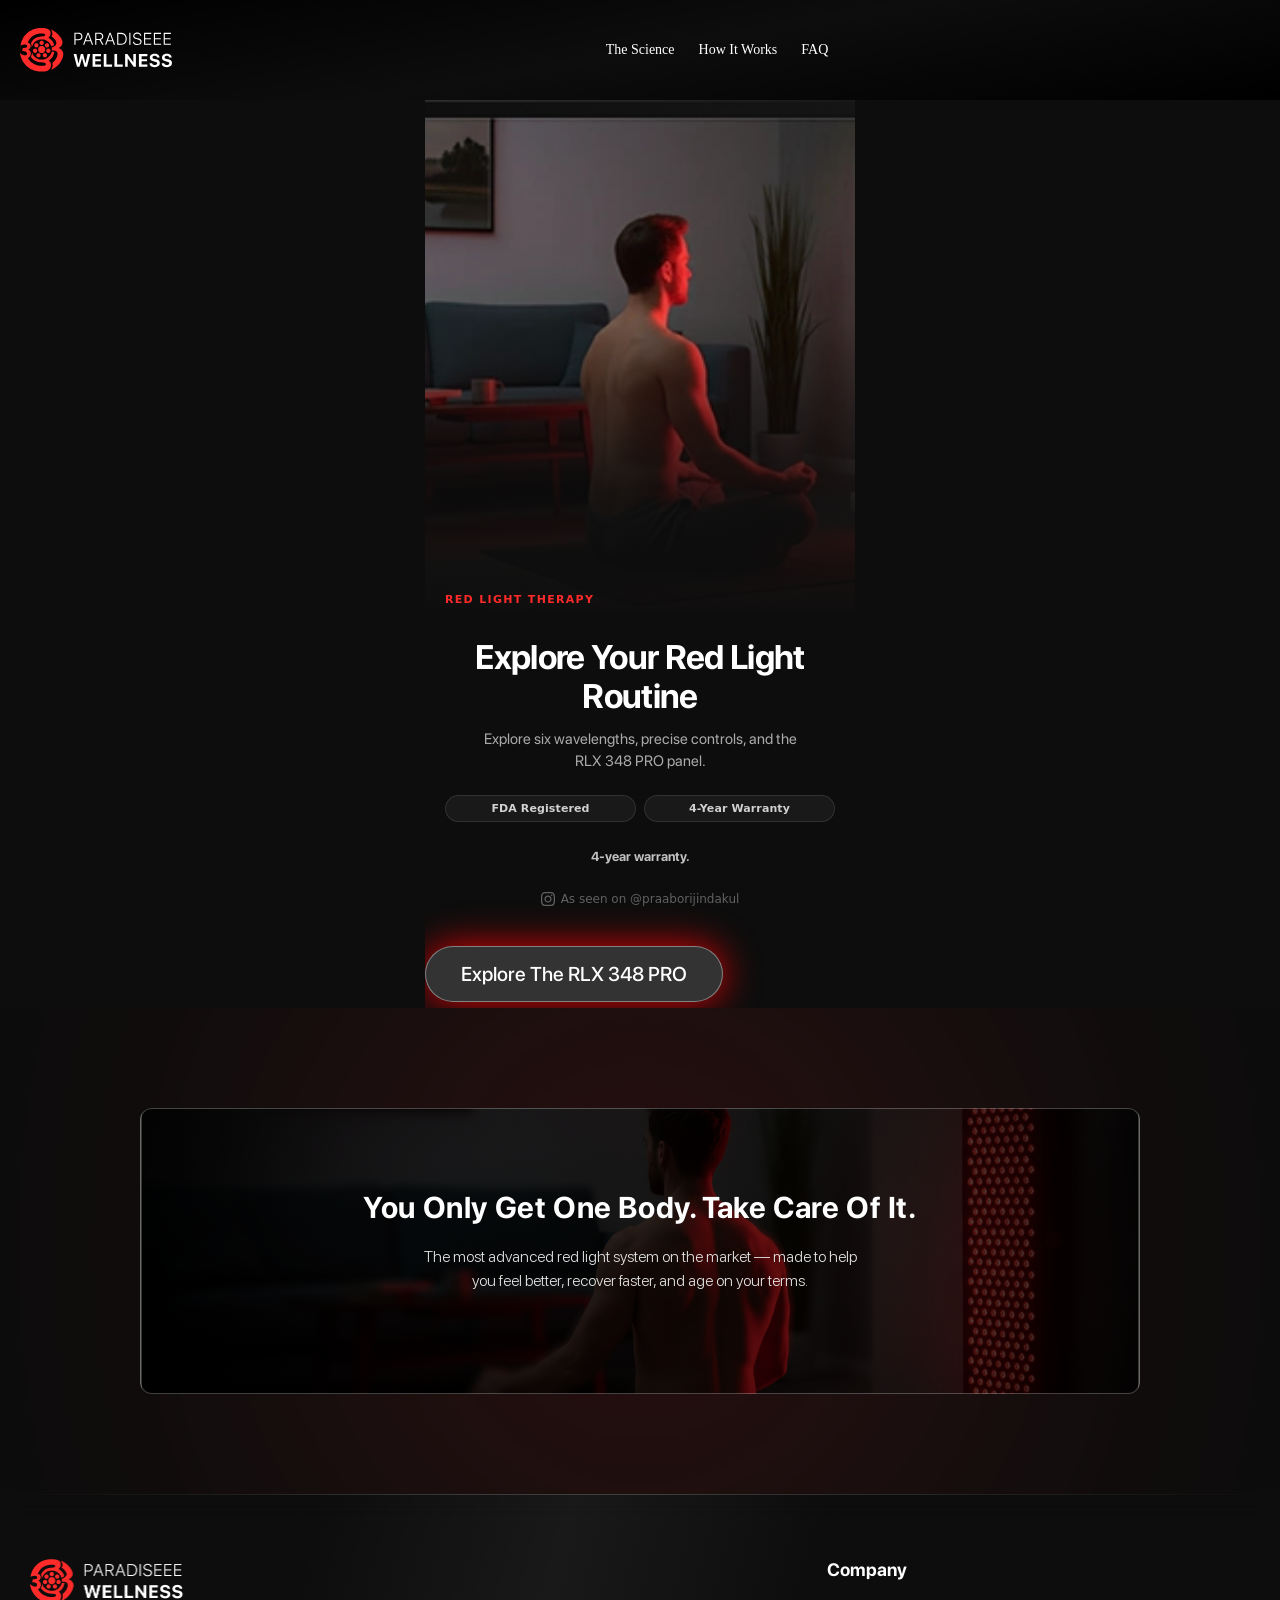
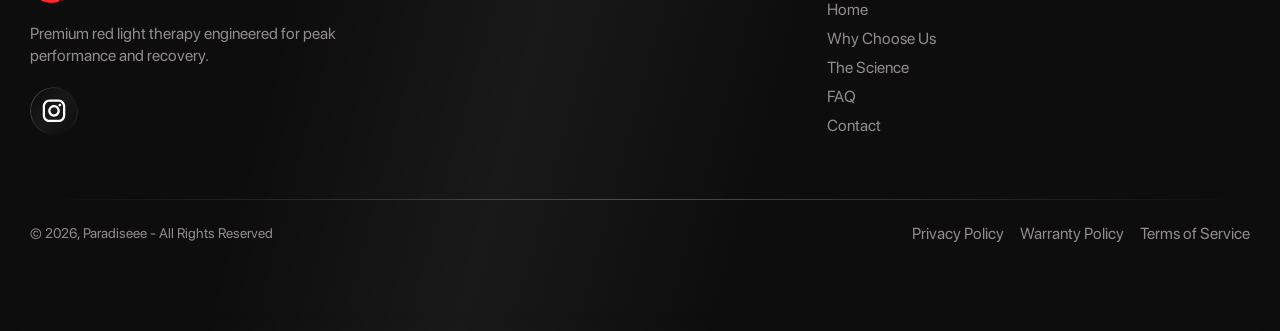
<file: pages/ig-landing/index.html>
<!DOCTYPE html>
<html lang="en"><head>
<meta charset="utf-8"/>
<meta content="IE=edge" http-equiv="X-UA-Compatible"/>
<meta content="width=device-width,initial-scale=1" name="viewport"/>
<meta content="" name="theme-color"/>
<link href="/media/c8b8f54673-favicon-512.png" rel="icon" type="image/png"/>
<meta content="Explore the Paradiseee RLX 348 PRO red light therapy panel: six wavelengths, per-channel controls, product specifications, research, and support." name="description"/>

<meta content="website" property="og:type"/>

<meta content="Explore the Paradiseee RLX 348 PRO red light therapy panel: six wavelengths, per-channel controls, product specifications, research, and support." property="og:description"/>
<meta content="Paradiseee Wellness" property="og:site_name"/>
<meta content="en" property="og:locale"/><meta content="https://www.paradiseeewellness.com/media/986dd5e4d1-open-graph.webp" property="og:image"/>
<meta content="https://www.paradiseeewellness.com/media/986dd5e4d1-open-graph.webp" property="og:image:secure_url"/>
<meta content="1200" property="og:image:width"/>
<meta content="630" property="og:image:height"/>
<meta content="Pro Red Light Therapy Panel 2026 | 6 Wavelengths | ParadiseeeWellness" property="og:image:alt"/><meta content="summary_large_image" name="twitter:card"/>

<meta content="Explore the Paradiseee RLX 348 PRO red light therapy panel: six wavelengths, per-channel controls, product specifications, research, and support." name="twitter:description"/><meta content="/cdn/shop/files/open-graph.webp?crop=center&amp;height=630&amp;v=1764006100&amp;width=1200" name="twitter:image"/>
<meta content="Pro Red Light Therapy Panel 2026 | 6 Wavelengths | ParadiseeeWellness" name="twitter:image:alt"/>








<meta content="ZGga5tZJXhbz08JjXnRThooK9Ylsdmuafn0cswYWRiI" name="google-site-verification"/>


<meta data-currency="USD" data-environment="production" data-locale="en_US" data-paypal-v4="true" data-shop-id="94164123962" data-venmo-supported="false" id="in-context-paypal-metadata"/>
































<style id="shopify-accelerated-checkout-cart">
        #shopify-buyer-consent {
  margin-top: 1em;
  display: inline-block;
  width: 100%;
}

#shopify-buyer-consent.hidden {
  display: none;
}

#shopify-subscription-policy-button {
  background: none;
  border: none;
  padding: 0;
  text-decoration: underline;
  font-size: inherit;
  cursor: pointer;
}

#shopify-subscription-policy-button::before {
  box-shadow: none;
}

      </style>

<style>
      @font-face {
  font-family: Assistant;
  font-weight: 400;
  font-style: normal;
  font-display: swap;
  src: url("/media/7a2437f47c-assistant_n4.9120912a469cad1cc292572851508ca49d12e768.woff2") format("woff2"),
       url("/media/9ad608c6a8-assistant_n4.6e9875ce64e0fefcd3f4446b7ec9036b3ddd2985.woff") format("woff");
}

      @font-face {
  font-family: Assistant;
  font-weight: 700;
  font-style: normal;
  font-display: swap;
  src: url("/media/f607f1c43f-assistant_n7.bf44452348ec8b8efa3aa3068825305886b1c83c.woff2") format("woff2"),
       url("/media/bf2cc8f269-assistant_n7.0c887fee83f6b3bda822f1150b912c72da0f7b64.woff") format("woff");
}

      
      
      @font-face {
  font-family: Assistant;
  font-weight: 400;
  font-style: normal;
  font-display: swap;
  src: url("/media/7a2437f47c-assistant_n4.9120912a469cad1cc292572851508ca49d12e768.woff2") format("woff2"),
       url("/media/9ad608c6a8-assistant_n4.6e9875ce64e0fefcd3f4446b7ec9036b3ddd2985.woff") format("woff");
}


      
        :root,
        .color-scheme-1 {
          --color-background: 23,23,23;
        
          --gradient-background: #171717;
        

        

        --color-foreground: 249,249,249;
        --color-background-contrast: 151,151,151;
        --color-shadow: 18,18,18;
        --color-button: 162,39,40;
        --color-button-text: 255,255,255;
        --color-secondary-button: 23,23,23;
        --color-secondary-button-text: 53,53,53;
        --color-link: 53,53,53;
        --color-badge-foreground: 249,249,249;
        --color-badge-background: 23,23,23;
        --color-badge-border: 249,249,249;
        --payment-terms-background-color: rgb(23 23 23);
      }
      
        
        .color-scheme-2 {
          --color-background: 0,0,0;
        
          --gradient-background: #000000;
        

        

        --color-foreground: 241,241,241;
        --color-background-contrast: 128,128,128;
        --color-shadow: 18,18,18;
        --color-button: 235,235,235;
        --color-button-text: 0,0,0;
        --color-secondary-button: 0,0,0;
        --color-secondary-button-text: 179,179,179;
        --color-link: 179,179,179;
        --color-badge-foreground: 241,241,241;
        --color-badge-background: 0,0,0;
        --color-badge-border: 241,241,241;
        --payment-terms-background-color: rgb(0 0 0);
      }
      
        
        .color-scheme-3 {
          --color-background: 36,40,51;
        
          --gradient-background: #242833;
        

        

        --color-foreground: 255,255,255;
        --color-background-contrast: 47,52,66;
        --color-shadow: 18,18,18;
        --color-button: 255,255,255;
        --color-button-text: 0,0,0;
        --color-secondary-button: 36,40,51;
        --color-secondary-button-text: 255,255,255;
        --color-link: 255,255,255;
        --color-badge-foreground: 255,255,255;
        --color-badge-background: 36,40,51;
        --color-badge-border: 255,255,255;
        --payment-terms-background-color: rgb(36 40 51);
      }
      
        
        .color-scheme-4 {
          --color-background: 18,18,18;
        
          --gradient-background: #121212;
        

        

        --color-foreground: 255,255,255;
        --color-background-contrast: 146,146,146;
        --color-shadow: 18,18,18;
        --color-button: 255,255,255;
        --color-button-text: 18,18,18;
        --color-secondary-button: 18,18,18;
        --color-secondary-button-text: 255,255,255;
        --color-link: 255,255,255;
        --color-badge-foreground: 255,255,255;
        --color-badge-background: 18,18,18;
        --color-badge-border: 255,255,255;
        --payment-terms-background-color: rgb(18 18 18);
      }
      
        
        .color-scheme-5 {
          --color-background: 51,79,180;
        
          --gradient-background: #334fb4;
        

        

        --color-foreground: 255,255,255;
        --color-background-contrast: 23,35,81;
        --color-shadow: 18,18,18;
        --color-button: 255,255,255;
        --color-button-text: 51,79,180;
        --color-secondary-button: 51,79,180;
        --color-secondary-button-text: 255,255,255;
        --color-link: 255,255,255;
        --color-badge-foreground: 255,255,255;
        --color-badge-background: 51,79,180;
        --color-badge-border: 255,255,255;
        --payment-terms-background-color: rgb(51 79 180);
      }
      
        
        .color-scheme-6e09cfc8-52c3-4ac9-910b-66ae2e5a5f2f {
          --color-background: 0,0,0;
        
          --gradient-background: #000000;
        

        

        --color-foreground: 255,255,255;
        --color-background-contrast: 128,128,128;
        --color-shadow: 255,255,255;
        --color-button: 220,220,220;
        --color-button-text: 0,0,0;
        --color-secondary-button: 0,0,0;
        --color-secondary-button-text: 255,255,255;
        --color-link: 255,255,255;
        --color-badge-foreground: 255,255,255;
        --color-badge-background: 0,0,0;
        --color-badge-border: 255,255,255;
        --payment-terms-background-color: rgb(0 0 0);
      }
      
        
        .color-scheme-497c62c6-5c4b-4790-9236-5e0663be9bba {
          --color-background: 25,25,25;
        
          --gradient-background: #191919;
        

        

        --color-foreground: 233,233,233;
        --color-background-contrast: 153,153,153;
        --color-shadow: 18,18,18;
        --color-button: 18,18,18;
        --color-button-text: 255,255,255;
        --color-secondary-button: 25,25,25;
        --color-secondary-button-text: 18,18,18;
        --color-link: 18,18,18;
        --color-badge-foreground: 233,233,233;
        --color-badge-background: 25,25,25;
        --color-badge-border: 233,233,233;
        --payment-terms-background-color: rgb(25 25 25);
      }
      

      body, .color-scheme-1, .color-scheme-2, .color-scheme-3, .color-scheme-4, .color-scheme-5, .color-scheme-6e09cfc8-52c3-4ac9-910b-66ae2e5a5f2f, .color-scheme-497c62c6-5c4b-4790-9236-5e0663be9bba {
        color: rgba(var(--color-foreground));
        background-color: rgb(var(--color-background));
      }

      :root {
        --font-body-family: Assistant, sans-serif;
        --font-body-style: normal;
        --font-body-weight: 400;
        --font-body-weight-bold: 700;

        --font-heading-family: Assistant, sans-serif;
        --font-heading-style: normal;
        --font-heading-weight: 400;

        --font-body-scale: 1.0;
        --font-heading-scale: 1.0;

        --media-padding: px;
        --media-border-opacity: 0.05;
        --media-border-width: 1px;
        --media-radius: 0px;
        --media-shadow-opacity: 0.0;
        --media-shadow-horizontal-offset: 0px;
        --media-shadow-vertical-offset: 4px;
        --media-shadow-blur-radius: 5px;
        --media-shadow-visible: 0;

        --page-width: 120rem;
        --page-width-margin: 0rem;

        --product-card-image-padding: 0.0rem;
        --product-card-corner-radius: 1.2rem;
        --product-card-text-alignment: left;
        --product-card-border-width: 0.0rem;
        --product-card-border-opacity: 0.1;
        --product-card-shadow-opacity: 0.0;
        --product-card-shadow-visible: 0;
        --product-card-shadow-horizontal-offset: 0.0rem;
        --product-card-shadow-vertical-offset: 0.4rem;
        --product-card-shadow-blur-radius: 0.5rem;

        --collection-card-image-padding: 0.0rem;
        --collection-card-corner-radius: 0.0rem;
        --collection-card-text-alignment: left;
        --collection-card-border-width: 0.0rem;
        --collection-card-border-opacity: 0.1;
        --collection-card-shadow-opacity: 0.0;
        --collection-card-shadow-visible: 0;
        --collection-card-shadow-horizontal-offset: 0.0rem;
        --collection-card-shadow-vertical-offset: 0.4rem;
        --collection-card-shadow-blur-radius: 0.5rem;

        --blog-card-image-padding: 0.0rem;
        --blog-card-corner-radius: 0.0rem;
        --blog-card-text-alignment: left;
        --blog-card-border-width: 0.0rem;
        --blog-card-border-opacity: 0.1;
        --blog-card-shadow-opacity: 0.0;
        --blog-card-shadow-visible: 0;
        --blog-card-shadow-horizontal-offset: 0.0rem;
        --blog-card-shadow-vertical-offset: 0.4rem;
        --blog-card-shadow-blur-radius: 0.5rem;

        --badge-corner-radius: 4.0rem;

        --popup-border-width: 1px;
        --popup-border-opacity: 0.1;
        --popup-corner-radius: 0px;
        --popup-shadow-opacity: 0.05;
        --popup-shadow-horizontal-offset: 0px;
        --popup-shadow-vertical-offset: 4px;
        --popup-shadow-blur-radius: 5px;

        --drawer-border-width: 1px;
        --drawer-border-opacity: 0.1;
        --drawer-shadow-opacity: 0.0;
        --drawer-shadow-horizontal-offset: 0px;
        --drawer-shadow-vertical-offset: 4px;
        --drawer-shadow-blur-radius: 5px;

        --spacing-sections-desktop: 0px;
        --spacing-sections-mobile: 0px;

        --grid-desktop-vertical-spacing: 8px;
        --grid-desktop-horizontal-spacing: 8px;
        --grid-mobile-vertical-spacing: 4px;
        --grid-mobile-horizontal-spacing: 4px;

        --text-boxes-border-opacity: 0.1;
        --text-boxes-border-width: 0px;
        --text-boxes-radius: 0px;
        --text-boxes-shadow-opacity: 0.0;
        --text-boxes-shadow-visible: 0;
        --text-boxes-shadow-horizontal-offset: 0px;
        --text-boxes-shadow-vertical-offset: 4px;
        --text-boxes-shadow-blur-radius: 5px;

        --buttons-radius: 40px;
        --buttons-radius-outset: 41px;
        --buttons-border-width: 1px;
        --buttons-border-opacity: 1.0;
        --buttons-shadow-opacity: 0.0;
        --buttons-shadow-visible: 0;
        --buttons-shadow-horizontal-offset: 0px;
        --buttons-shadow-vertical-offset: 4px;
        --buttons-shadow-blur-radius: 5px;
        --buttons-border-offset: 0.3px;

        --inputs-radius: 12px;
        --inputs-border-width: 1px;
        --inputs-border-opacity: 0.55;
        --inputs-shadow-opacity: 0.0;
        --inputs-shadow-horizontal-offset: 0px;
        --inputs-margin-offset: 0px;
        --inputs-shadow-vertical-offset: 4px;
        --inputs-shadow-blur-radius: 5px;
        --inputs-radius-outset: 13px;

        --variant-pills-radius: 40px;
        --variant-pills-border-width: 1px;
        --variant-pills-border-opacity: 0.55;
        --variant-pills-shadow-opacity: 0.0;
        --variant-pills-shadow-horizontal-offset: 0px;
        --variant-pills-shadow-vertical-offset: 4px;
        --variant-pills-shadow-blur-radius: 5px;
      }

      *,
      *::before,
      *::after {
        box-sizing: inherit;
      }

      html {
        box-sizing: border-box;
        font-size: calc(var(--font-body-scale) * 62.5%);
        height: 100%;
      }

      body {
        display: grid;
        grid-template-rows: auto auto 1fr auto;
        grid-template-columns: 100%;
        min-height: 100%;
        margin: 0;
        font-size: 1.5rem;
        font-family: var(--font-body-family);
        font-style: var(--font-body-style);
        font-weight: var(--font-body-weight);
        overflow-x: hidden;
      }

      @media screen and (min-width: 750px) {
        body {
          font-size: 1.6rem;
        }
      }
    </style>
<link href="/assets/base.css" rel="stylesheet"/>
<link href="/assets/theme-bundle.css" rel="stylesheet"/>
<link href="/assets/theme-bundle.css" rel="stylesheet" type="text/css">






<link href="/assets/component-price.css" rel="stylesheet"/>



<link as="font" crossorigin="" href="/media/7a2437f47c-assistant_n4.9120912a469cad1cc292572851508ca49d12e768.woff2" rel="preload" type="font/woff2"/>
<link as="font" crossorigin="" href="/media/7a2437f47c-assistant_n4.9120912a469cad1cc292572851508ca49d12e768.woff2" rel="preload" type="font/woff2"/>
</link><title>Paradiseee Wellness</title><link href="https://www.paradiseeewellness.com/pages/ig-landing" rel="canonical"/><link href="/assets/standalone.css" rel="stylesheet"/><script defer="" src="/assets/standalone.js"></script><meta content="Paradiseee Wellness" property="og:title"/><meta content="https://www.paradiseeewellness.com/pages/ig-landing" property="og:url"/><meta content="Paradiseee Wellness" name="twitter:title"/></head><body class="gradient"><a class="skip-to-content-link button visually-hidden" href="#MainContent">Skip to content</a><header>

<nav aria-label="Main navigation" class="navbar">
<div class="container">
<div class="navbar-wrapper">
<a aria-label="Paradiseee Wellness" class="navbar-logo" href="/"><img alt="Paradiseee Wellness" class="logo" height="114" loading="eager" src="/media/0df0839641-Frame_1707482429.svg" width="400"/>
</a>
<div class="nav-link-wrapper">
<button aria-label="Close menu" class="mobile-menu-close-window-btn" type="button"></button>
<div class="nav-link-wrapper-inner">
<div class="mobile-side-bar-top">
<button aria-label="Close menu" class="mobile-menu-btn ham-menu" type="button">
<span></span>
<span></span>
<span></span>
</button>
<a aria-label="Paradiseee Wellness" class="navbar-logo" href="/"><img alt="Paradiseee Wellness" class="logo" height="114" loading="eager" src="/media/0df0839641-Frame_1707482429.svg" width="400"/>
</a>
</div>
<ul class="nav-links">
<li class="nav-link">
<a class="nav-link-text for__The Science" href="/pages/the-real-science">The Science</a>
</li>
<li class="nav-link">
<a class="nav-link-text for__How It Works" href="/#how-it-works">How It Works</a>
</li>
<li class="nav-link">
<a class="nav-link-text for__FAQ" href="/#FAQ">FAQ</a>
</li>
</ul>
<ul class="nav-icons mabile-nav-icons">
<li>
<a aria-label="Follow us on Instagram" href="https://www.instagram.com/paradiseeewellness_official">
<svg fill="none" height="23" viewbox="0 0 24 23" width="24" xmlns="http://www.w3.org/2000/svg">
<path d="M16.5468 0.369141H7.4521C5.67504 0.371229 3.97138 1.07817 2.71491 2.33485C1.45844 3.59153 0.75179 5.29531 0.75 7.07237L0.75 16.167C0.752088 17.9441 1.45903 19.6478 2.71571 20.9042C3.97239 22.1607 5.67617 22.8674 7.45323 22.8691H16.5479C18.325 22.8671 20.0286 22.1601 21.2851 20.9034C22.5416 19.6468 23.2482 17.943 23.25 16.1659V7.07124C23.2479 5.29418 22.541 3.59052 21.2843 2.33405C20.0276 1.07758 18.3238 0.37093 16.5468 0.369141V0.369141ZM20.987 16.1659C20.987 16.749 20.8722 17.3264 20.649 17.8651C20.4259 18.4038 20.0988 18.8933 19.6865 19.3057C19.2742 19.718 18.7847 20.045 18.246 20.2682C17.7073 20.4913 17.1299 20.6062 16.5468 20.6062H7.4521C6.27467 20.6059 5.14556 20.1379 4.31309 19.3053C3.48062 18.4726 3.01296 17.3433 3.01296 16.1659V7.07124C3.01326 5.89381 3.4812 4.7647 4.31388 3.93223C5.14656 3.09976 6.27579 2.6321 7.45323 2.6321H16.5479C17.7253 2.6324 18.8544 3.10034 19.6869 3.93302C20.5194 4.7657 20.987 5.89493 20.987 7.07237V16.167V16.1659Z" fill="#FF2A2A"></path>
<path d="M11.9991 5.80078C10.4567 5.80317 8.97826 6.41699 7.88776 7.5077C6.79727 8.59841 6.18373 10.077 6.18164 11.6193C6.18343 13.1621 6.79699 14.6411 7.88776 15.7321C8.97854 16.8231 10.4575 17.4369 12.0002 17.439C13.5431 17.4372 15.0223 16.8235 16.1134 15.7325C17.2044 14.6415 17.8181 13.1623 17.8199 11.6193C17.8175 10.0766 17.2034 8.5978 16.1122 7.50724C15.021 6.41668 13.5418 5.8034 11.9991 5.80191V5.80078ZM11.9991 15.1761C11.0561 15.1761 10.1517 14.8015 9.48488 14.1347C8.81808 13.4678 8.44347 12.5635 8.44347 11.6205C8.44347 10.6775 8.81808 9.77308 9.48488 9.10628C10.1517 8.43947 11.0561 8.06487 11.9991 8.06487C12.9421 8.06487 13.8465 8.43947 14.5133 9.10628C15.1801 9.77308 15.5547 10.6775 15.5547 11.6205C15.5547 12.5635 15.1801 13.4678 14.5133 14.1347C13.8465 14.8015 12.9421 15.1761 11.9991 15.1761Z" fill="#FF2A2A"></path>
<path d="M17.8296 7.23832C18.5995 7.23832 19.2237 6.61418 19.2237 5.84426C19.2237 5.07434 18.5995 4.4502 17.8296 4.4502C17.0597 4.4502 16.4355 5.07434 16.4355 5.84426C16.4355 6.61418 17.0597 7.23832 17.8296 7.23832Z" fill="#FF2A2A"></path>
</svg>
</a>
</li>
</ul>
</div>
</div>
<div class="nav-icon-and-btn">
<button aria-expanded="false" aria-label="Open menu" class="mobile-menu-btn ham-menu" type="button">
<span></span>
<span></span>
<span></span>
</button>

</div>
</div>
</div>
</nav>

</header><main id="MainContent"><section class="shopify-section section" id="shopify-section-main">
<style>
  /* Hide all theme chrome - header, footer, announcement bar */
  .section-header,
  .header-wrapper,
  #shopify-section-header,
  [class*="header-group"],
  [class*="footer-group"],
  #shopify-section-footer,
  .section-footer,
  .announcement-bar-section {
    display: none !important;
  }

  /* Reset page margin/padding that themes typically add */
  body,
  main,
  .main-content,
  #MainContent {
    margin: 0 !important;
    padding: 0 !important;
    background: #0d0d0d !important;
  }

  /* ===== IG LANDING ===== */
  .ig-landing {
    background: #0d0d0d;
    min-height: 100dvh;
    font-family: -apple-system, "SF Pro Display", "SF Pro Text", system-ui, sans-serif;
    color: #fff;
    -webkit-font-smoothing: antialiased;
    overflow-x: hidden;
  }

  /* --- Hero image --- */
  .ig-landing__hero {
    position: relative;
    width: 100%;
    aspect-ratio: 4 / 5;
    overflow: hidden;
    max-height: 65vh;
  }

  .ig-landing__hero-img {
    width: 100%;
    height: 100%;
    object-fit: cover;
    object-position: top center;
    display: block;
  }

  /* Gradient overlay: transparent top, dark bottom */
  .ig-landing__hero::after {
    content: "";
    position: absolute;
    inset: 0;
    background: linear-gradient(
      to bottom,
      rgba(13, 13, 13, 0) 40%,
      rgba(13, 13, 13, 0.85) 75%,
      #0d0d0d 100%
    );
    pointer-events: none;
  }

  /* Overlay text sits above the gradient */
  .ig-landing__hero-text {
    position: absolute;
    bottom: 0;
    left: 0;
    right: 0;
    padding: 0 20px 24px;
    z-index: 1;
  }

  .ig-landing__eyebrow {
    display: inline-block;
    font-size: 11px;
    font-weight: 600;
    letter-spacing: 0.12em;
    text-transform: uppercase;
    color: #FF2A2A;
    margin-bottom: 8px;
  }

  /* --- Content block below hero --- */
  .ig-landing__content {
    padding: 0 20px 32px;
    display: flex;
    flex-direction: column;
    align-items: center;
    text-align: center;
    gap: 0;
  }

  .ig-landing__headline {
    font-size: clamp(26px, 7vw, 34px);
    font-weight: 700;
    line-height: 1.15;
    letter-spacing: -0.02em;
    color: #fff;
    margin: 0 0 12px;
  }

  .ig-landing__subheadline {
    font-size: 15px;
    font-weight: 400;
    line-height: 1.5;
    color: rgba(255, 255, 255, 0.65);
    margin: 0 0 22px;
    max-width: 320px;
  }

  /* --- Trust pills --- */
  .ig-landing__trust {
    display: flex;
    gap: 8px;
    justify-content: center;
    flex-wrap: nowrap;
    margin-bottom: 24px;
    width: 100%;
  }

  .ig-landing__pill {
    flex: 1;
    min-width: 0;
    padding: 6px 10px;
    background: rgba(255, 255, 255, 0.05);
    border: 1px solid rgba(255, 255, 255, 0.1);
    border-radius: 100px;
    font-size: 11px;
    font-weight: 600;
    letter-spacing: 0.01em;
    color: rgba(255, 255, 255, 0.8);
    text-align: center;
    white-space: nowrap;
    overflow: hidden;
    text-overflow: ellipsis;
  }

  /* --- Primary CTA --- */
  .ig-landing__cta {
    display: block;
    width: 100%;
    max-width: 360px;
    padding: 17px 24px;
    background: linear-gradient(180deg, #000 0%, #370001 100%);
    border: 1px solid #e70000;
    box-shadow: 0 0 40px 0 rgba(255, 0, 0, 0.75);
    border-radius: 12px;
    font-size: 17px;
    font-weight: 700;
    letter-spacing: -0.01em;
    color: #fff;
    text-decoration: none;
    text-align: center;
    cursor: pointer;
    margin-bottom: 14px;
    transition: box-shadow 0.2s ease, transform 0.15s ease;
    -webkit-tap-highlight-color: transparent;
  }

  .ig-landing__cta:hover,
  .ig-landing__cta:focus {
    box-shadow: 0 0 55px 0 rgba(255, 0, 0, 0.9);
    transform: translateY(-1px);
    color: #fff;
    text-decoration: none;
  }

  .ig-landing__cta:active {
    transform: translateY(0);
    box-shadow: 0 0 30px 0 rgba(255, 0, 0, 0.65);
  }

  /* --- Price anchor --- */
  .ig-landing__price {
    font-size: 13px;
    color: rgba(255, 255, 255, 0.45);
    margin: 0 0 10px;
    font-weight: 400;
  }

  /* --- Guarantee --- */
  .ig-landing__guarantee {
    font-size: 13px;
    color: rgba(255, 255, 255, 0.55);
    margin: 0 0 24px;
    font-weight: 400;
  }

  .ig-landing__guarantee strong {
    color: rgba(255, 255, 255, 0.75);
    font-weight: 600;
  }

  /* --- IG attribution --- */
  .ig-landing__attribution {
    display: flex;
    align-items: center;
    justify-content: center;
    gap: 6px;
    font-size: 12px;
    color: rgba(255, 255, 255, 0.35);
    padding-bottom: 8px;
  }

  .ig-landing__attribution svg {
    width: 14px;
    height: 14px;
    fill: rgba(255, 255, 255, 0.35);
    flex-shrink: 0;
  }

  /* Mobile-first: cap width on larger screens so it still looks like an IG page */
  @media (min-width: 480px) {
    .ig-landing {
      max-width: 430px;
      margin: 0 auto;
    }

    .ig-landing__hero {
      max-height: 70vh;
    }
  }
</style>
<section class="ig-landing" id="ig-landing"><div class="ig-landing__hero">
<img alt="Your Personalized Red Light Routine" class="ig-landing__hero-img" fetchpriority="high" loading="eager" src="/media/f0e06bec0b-mobile-header-img_cfbbaa7e-6a72-4ed2-98c4-400e15d81768.webp" width="800"/>
<div class="ig-landing__hero-text">
<span class="ig-landing__eyebrow">Red Light Therapy</span>
</div>
</div><div class="ig-landing__content">
<h1 class="ig-landing__headline">Explore Your Red Light Routine</h1>
<p class="ig-landing__subheadline">Explore six wavelengths, precise controls, and the RLX 348 PRO panel.</p>
<div aria-label="Trust signals" class="ig-landing__trust">
<span class="ig-landing__pill">FDA Registered</span>
<span class="ig-landing__pill">4-Year Warranty</span>
</div>
<p class="ig-landing__guarantee">
<strong>4-year warranty.</strong>
</p>
<div class="ig-landing__attribution">
<svg aria-hidden="true" viewbox="0 0 24 24" xmlns="http://www.w3.org/2000/svg">
<path d="M12 2.163c3.204 0 3.584.012 4.85.07 3.252.148 4.771 1.691 4.919 4.919.058 1.265.069 1.645.069 4.849 0 3.205-.012 3.584-.069 4.849-.149 3.225-1.664 4.771-4.919 4.919-1.266.058-1.644.07-4.85.07-3.204 0-3.584-.012-4.849-.07-3.26-.149-4.771-1.699-4.919-4.92-.058-1.265-.07-1.644-.07-4.849 0-3.204.013-3.583.07-4.849.149-3.227 1.664-4.771 4.919-4.919 1.266-.057 1.645-.069 4.849-.069zm0-2.163c-3.259 0-3.667.014-4.947.072-4.358.2-6.78 2.618-6.98 6.98-.059 1.281-.073 1.689-.073 4.948 0 3.259.014 3.668.072 4.948.2 4.358 2.618 6.78 6.98 6.98 1.281.058 1.689.072 4.948.072 3.259 0 3.668-.014 4.948-.072 4.354-.2 6.782-2.618 6.979-6.98.059-1.28.073-1.689.073-4.948 0-3.259-.014-3.667-.072-4.947-.196-4.354-2.617-6.78-6.979-6.98-1.281-.059-1.69-.073-4.949-.073zm0 5.838c-3.403 0-6.162 2.759-6.162 6.162s2.759 6.163 6.162 6.163 6.162-2.759 6.162-6.163c0-3.403-2.759-6.162-6.162-6.162zm0 10.162c-2.209 0-4-1.79-4-4 0-2.209 1.791-4 4-4s4 1.791 4 4c0 2.21-1.791 4-4 4zm6.406-11.845c-.796 0-1.441.645-1.441 1.44s.645 1.44 1.441 1.44c.795 0 1.439-.645 1.439-1.44s-.644-1.44-1.439-1.44z"></path>
</svg>
<span>As seen on @praaborijindakul</span>
</div>
</div>
<p class="information-link"><a class="btn secondary-btn" href="/products/pro-red-light-therapy-panel">Explore the RLX 348 PRO</a></p></section>
</section></main><div class="recovery_csrt">
<div class="section-glow-center">
<img alt="" aria-hidden="true" loading="lazy" src="/assets/red-glow.svg"/>
</div>
<div class="red-light-recovery" style='background-image: url("/media/2ebc6d294c-Frame_1707482454.png");'>
<div class="content_vsrt">
<h2>You Only Get One Body. Take Care Of It.</h2>
<p>The most advanced red light system on the market — made to help you feel better, recover faster, and age on your terms.</p>
</div>

</div>
</div>
<style>
  .recovery_csrt {
    padding: 100px 0px;
    position: relative;
    overflow: hidden;
}
.red-light-recovery {
    background-size: cover;
    background-position: center;
    color: white;
    padding: 80px 40px;
    max-width: 1000px;
    margin: 0 auto;
    border-radius: 12px;
    text-align: center;
    position: relative;
    z-index: 1;
    border: 1px solid hsl(0deg 0% 100% / 25%);
    display: flex;
    flex-direction: column;
    align-items: center;
    justify-content: center;

}


.red-light-recovery .review {
    background-color: #222222;
    display: inline-flex;
    padding: 5px 12px;
    border-radius: 5px;
    margin-bottom: 20px;
    color: #E9E9EA;
}

.red-light-recovery .content_vsrt {
display: flex;
    flex-direction: column;
    align-items: center;
    justify-content: center;
    text-align: center;
        margin-bottom: 20px;
}
.red-light-recovery h2 {
          font-family: "SF-Pro", sans-serif;
    font-weight: 900;
    font-size: 30px;
    line-height: 120%;
    letter-spacing: 0%;
    text-align: center;
    text-transform: capitalize;
}
.red-light-recovery p {
    font-weight: 300;
    line-height: 150%;
    max-width: 450px;
    color: #e3e3e3;
    max-width: 450px;
    margin-top: 20px;
    text-align: center;
}
.btn-buy {
    background-color: #DCDCDC;
    border: 1px solid #fff;
    padding: 10px 26px;
    border-radius: 20px;
    font-weight: 700;
    cursor: pointer;
    font-size: 14px;
    color: #2d2d2d;
    transition: all 0.3s ease;
}
.btn-buy:hover {
  box-shadow: 0 0 20px 0 rgba(255, 255, 255, 0.3);
  transform: translateY(-2px);
}
.review img {
    height: 12px;
    width: 72px;
    margin-right: 12px;
}
    </style>
<footer class="section footer-section" role="contentinfo">
<div class="container">
<div class="footer-items">
<div class="footer-item">
<a aria-label="Paradiseee Wellness" class="footer-logo" href="/">
<img alt="Paradiseee Wellness" class="footer_logo" height="88" loading="lazy" src="/media/484eba25bd-footer-logo.png" width="309"/>
</a>
<p class="footer-text">Premium red light therapy engineered for peak performance and recovery.</p>
<ul class="nav-icons">
<li>
<a aria-label="Follow us on Instagram" href="https://www.instagram.com/paradiseeewellness_official" rel="noopener" target="_blank">
<span class="icon-links-item-border"></span>
<svg aria-hidden="true" fill="none" focusable="false" height="24" viewbox="0 0 24 24" width="24" xmlns="http://www.w3.org/2000/svg">
<path d="M16.5468 0.607422H7.4521C5.67504 0.60951 3.97138 1.31645 2.71491 2.57313C1.45844 3.82981 0.75179 5.53359 0.75 7.31065L0.75 16.4053C0.752088 18.1824 1.45903 19.886 2.71571 21.1425C3.97239 22.399 5.67617 23.1056 7.45323 23.1074H16.5479C18.325 23.1053 20.0286 22.3984 21.2851 21.1417C22.5416 19.885 23.2482 18.1813 23.25 16.4042V7.30953C23.2479 5.53246 22.541 3.8288 21.2843 2.57233C20.0276 1.31586 18.3238 0.609211 16.5468 0.607422V0.607422ZM20.987 16.4042C20.987 16.9873 20.8722 17.5647 20.649 18.1034C20.4259 18.6421 20.0988 19.1316 19.6865 19.5439C19.2742 19.9563 18.7847 20.2833 18.246 20.5065C17.7073 20.7296 17.1299 20.8445 16.5468 20.8445H7.4521C6.27467 20.8442 5.14556 20.3762 4.31309 19.5435C3.48062 18.7109 3.01296 17.5816 3.01296 16.4042V7.30953C3.01326 6.13209 3.4812 5.00298 4.31388 4.17051C5.14656 3.33804 6.27579 2.87038 7.45323 2.87038H16.5479C17.7253 2.87068 18.8544 3.33863 19.6869 4.17131C20.5194 5.00399 20.987 6.13321 20.987 7.31065V16.4053V16.4042Z" fill="white"></path>
<path d="M11.9991 6.03906C10.4567 6.04145 8.97826 6.65527 7.88776 7.74598C6.79727 8.83669 6.18373 10.3153 6.18164 11.8576C6.18343 13.4004 6.79699 14.8794 7.88776 15.9704C8.97854 17.0614 10.4575 17.6752 12.0002 17.6773C13.5431 17.6755 15.0223 17.0618 16.1134 15.9708C17.2044 14.8798 17.8181 13.4005 17.8199 11.8576C17.8175 10.3149 17.2034 8.83608 16.1122 7.74552C15.021 6.65496 13.5418 6.04168 11.9991 6.04019V6.03906ZM11.9991 15.4143C11.0561 15.4143 10.1517 15.0397 9.48488 14.3729C8.81808 13.7061 8.44347 12.8017 8.44347 11.8587C8.44347 10.9157 8.81808 10.0114 9.48488 9.34456C10.1517 8.67776 11.0561 8.30315 11.9991 8.30315C12.9421 8.30315 13.8465 8.67776 14.5133 9.34456C15.1801 10.0114 15.5547 10.9157 15.5547 11.8587C15.5547 12.8017 15.1801 13.7061 14.5133 14.3729C13.8465 15.0397 12.9421 15.4143 11.9991 15.4143Z" fill="white"></path>
<path d="M17.8296 7.47661C18.5995 7.47661 19.2237 6.85246 19.2237 6.08254C19.2237 5.31262 18.5995 4.68848 17.8296 4.68848C17.0597 4.68848 16.4355 5.31262 16.4355 6.08254C16.4355 6.85246 17.0597 7.47661 17.8296 7.47661Z" fill="white"></path>
</svg>
</a>
</li>
</ul>
</div>
<div class="footer-item">
<h6 class="footer-item-title">Company</h6>
<ul class="footer-links">
<li class="vgy-Home">
<a href="/#">Home</a>
</li>
<li class="vgy-Why Choose Us">
<a href="/#compare">Why Choose Us</a>
</li>
<li class="vgy-The Science">
<a href="/pages/the-real-science">The Science</a>
</li>
<li class="vgy-FAQ">
<a href="/#FAQ">FAQ</a>
</li>
<li><a href="/pages/contact">Contact</a></li></ul>
</div>

</div>
<div class="copyright">
<p class="copyright-text">© 2026, Paradiseee - All Rights Reserved</p>
<ul>
<li><a href="/policies/privacy-policy">Privacy Policy</a></li>

<li><a href="/pages/warranty-policy">Warranty Policy</a></li>

<li><a href="/policies/terms-of-service">Terms of Service</a></li>
</ul>
</div>
</div>
</footer></body></html>
</file>
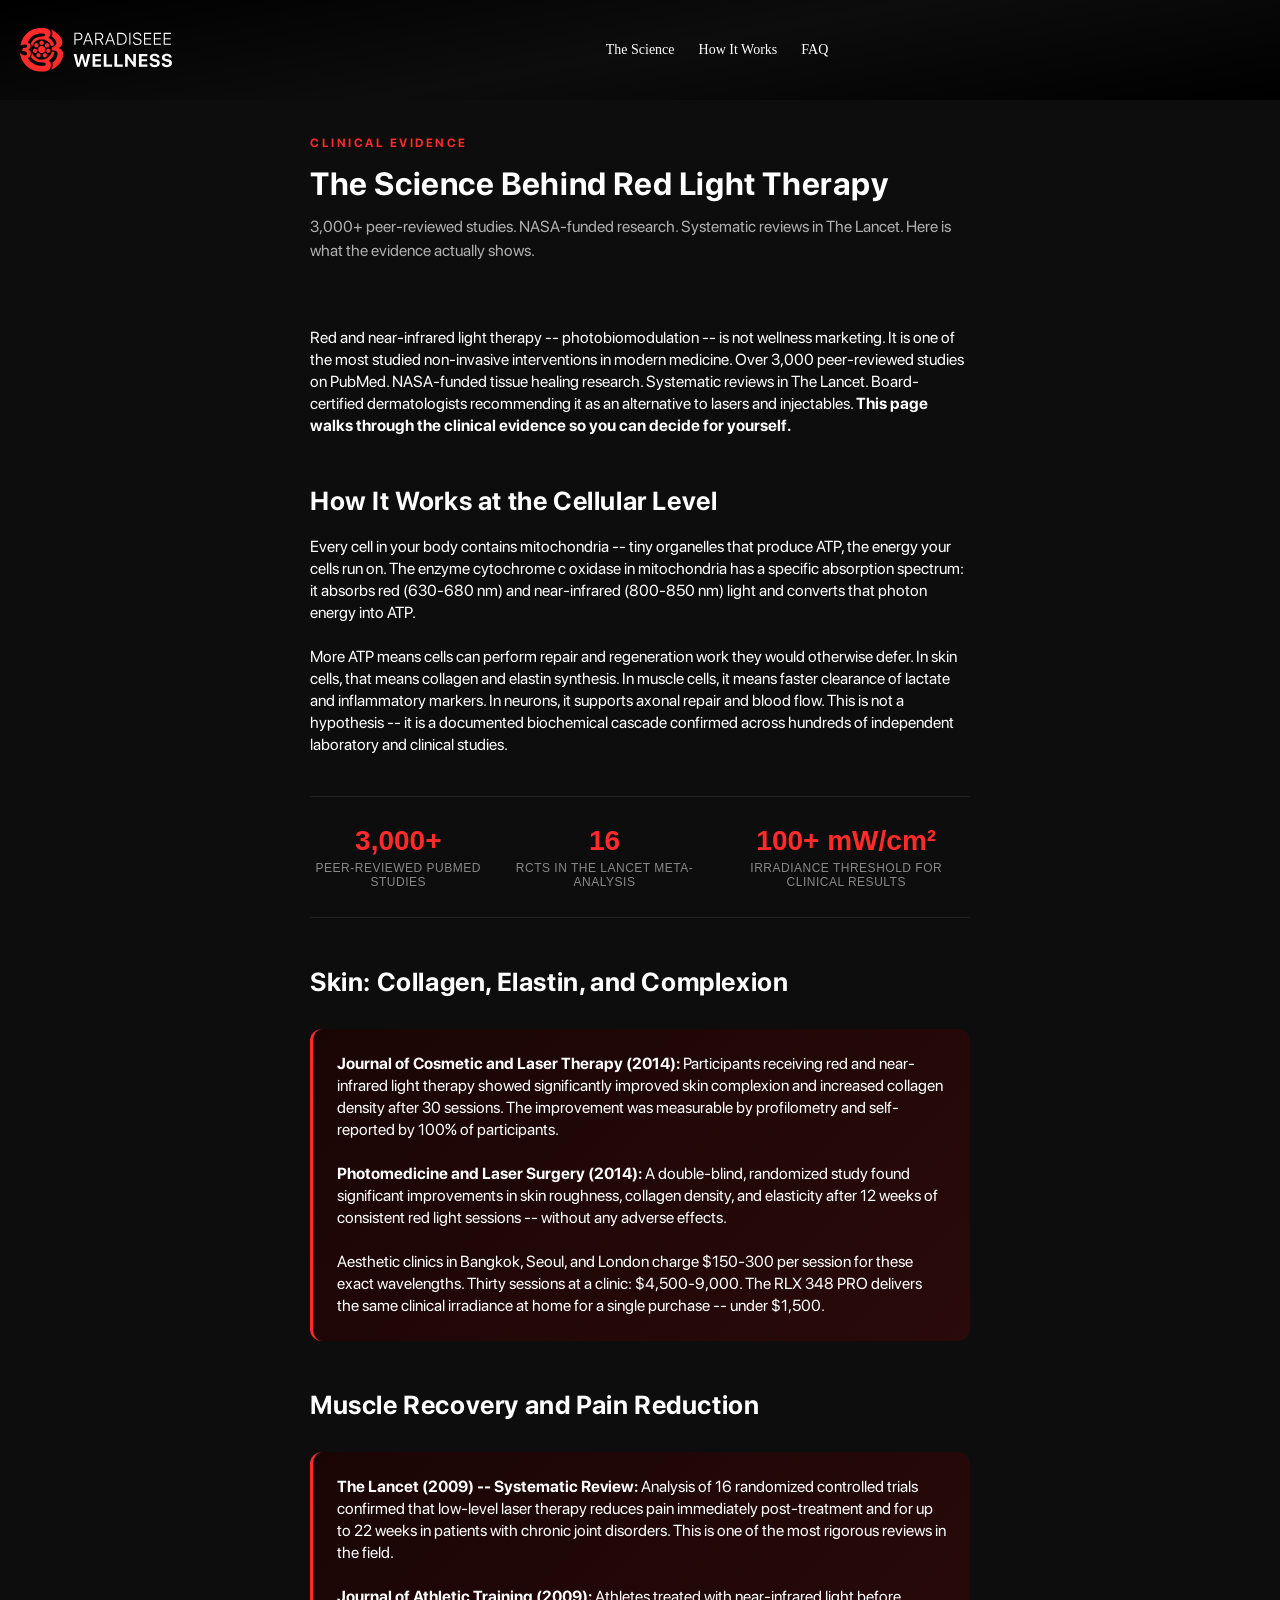
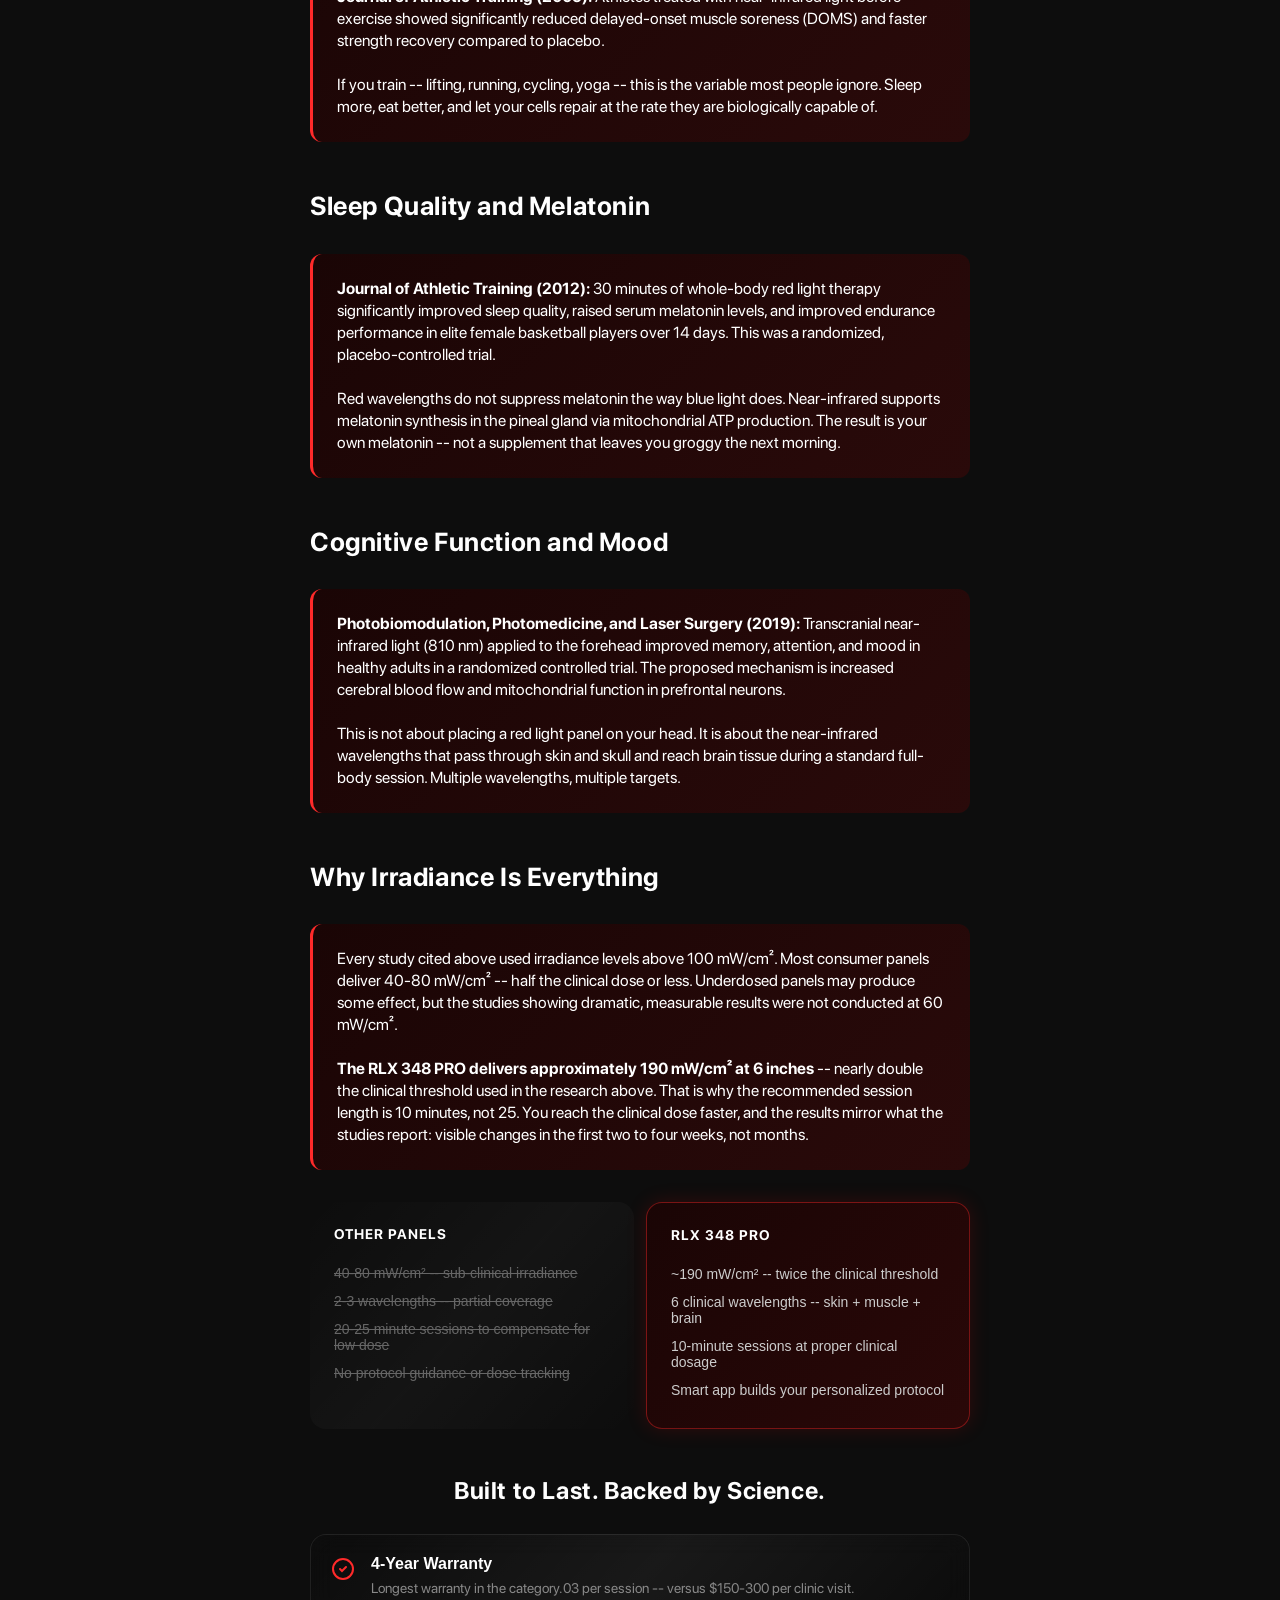
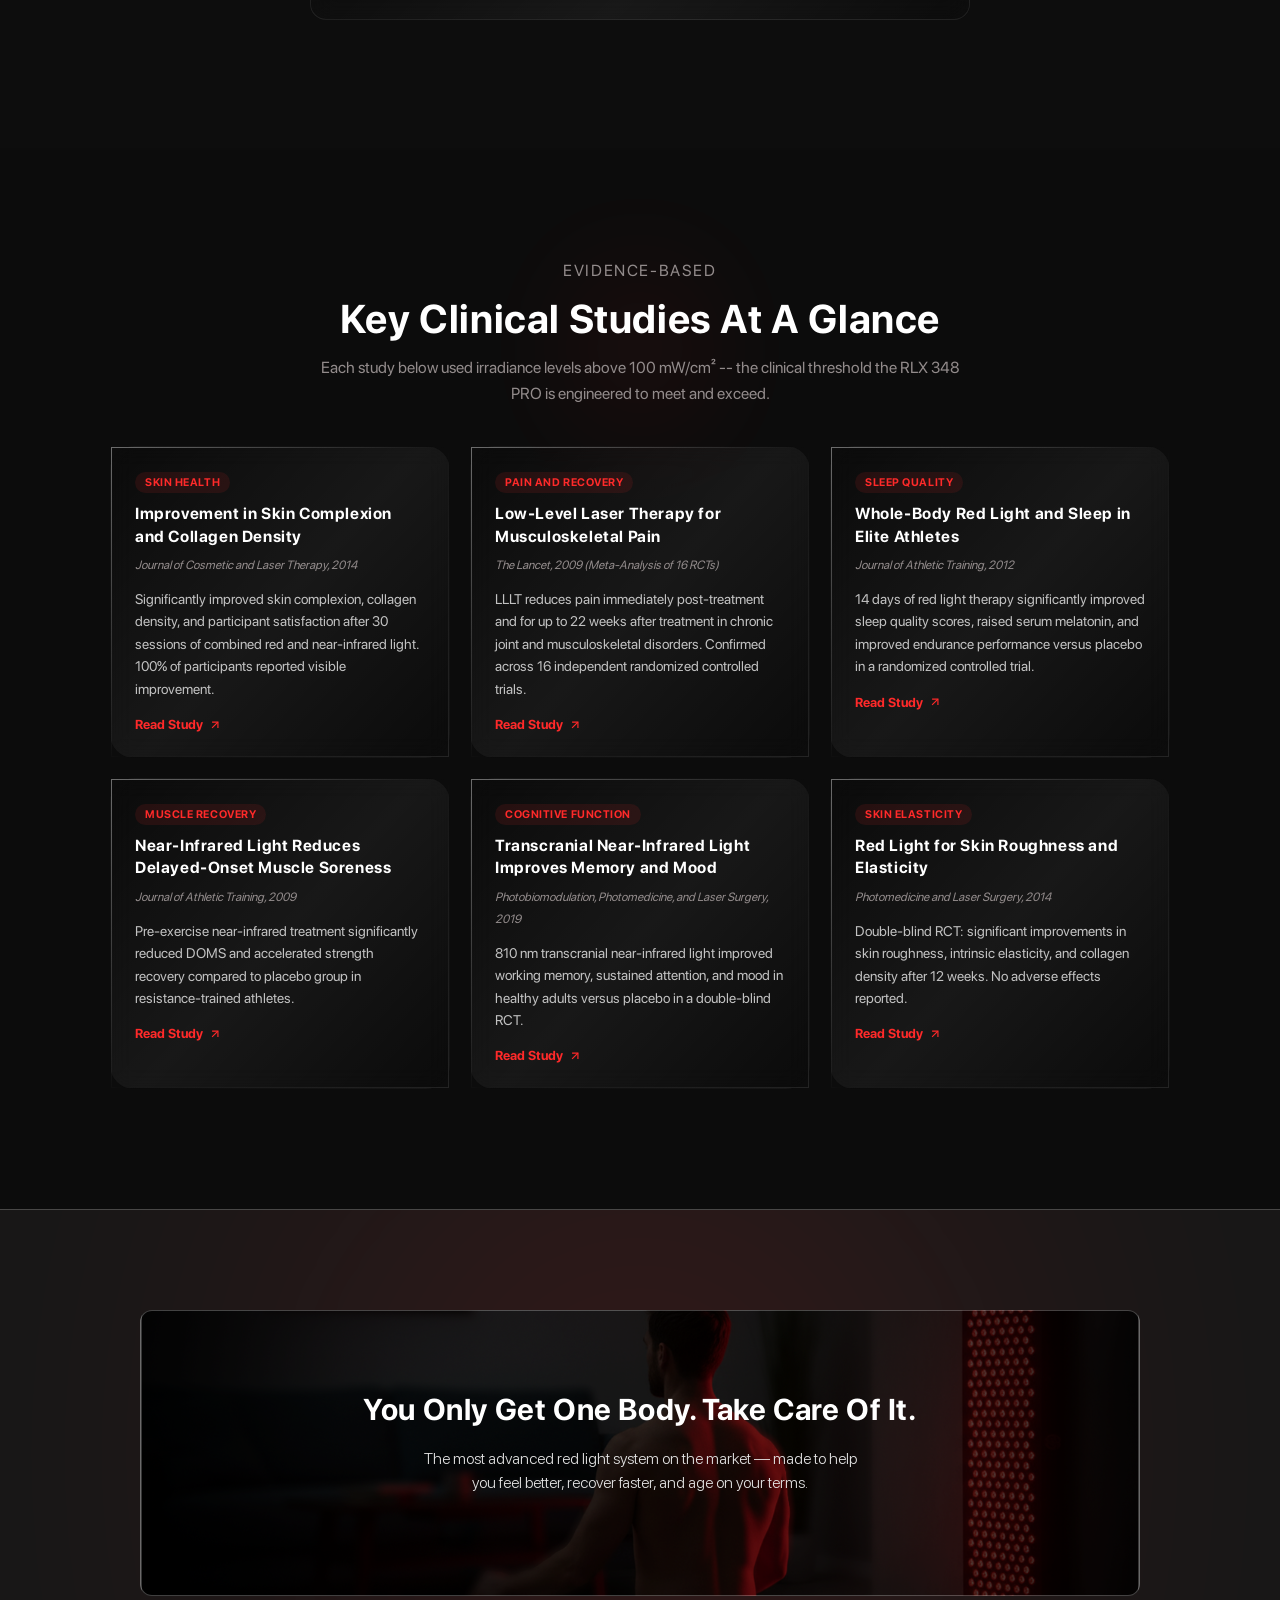
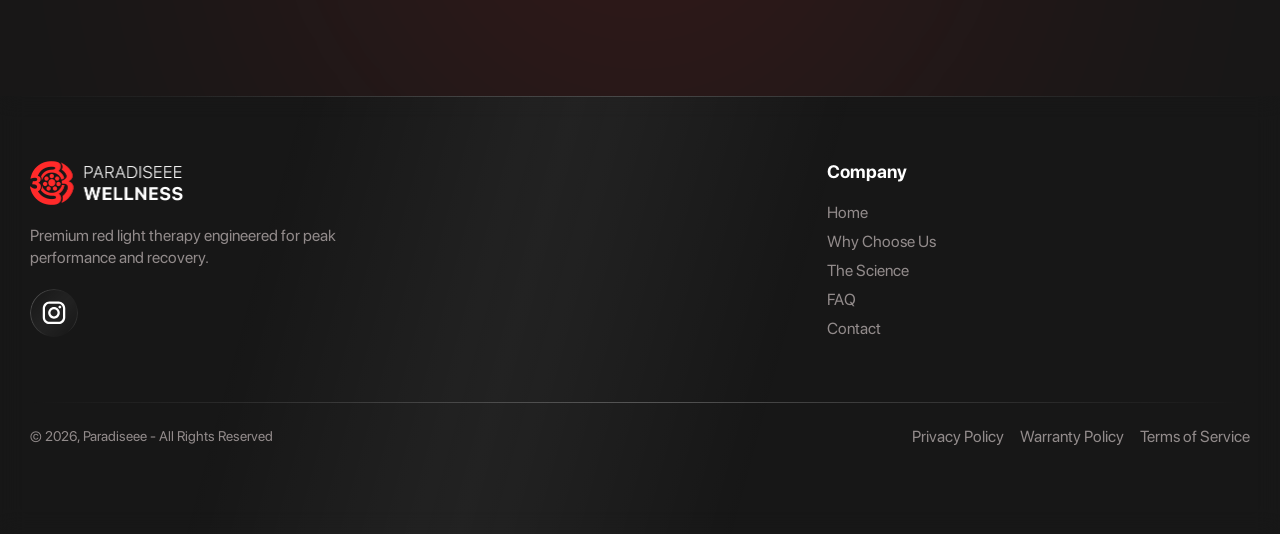
<file: pages/the-real-science/index.html>
<!DOCTYPE html>
<html lang="en"><head>
<meta charset="utf-8"/>
<meta content="IE=edge" http-equiv="X-UA-Compatible"/>
<meta content="width=device-width,initial-scale=1" name="viewport"/>
<meta content="" name="theme-color"/>
<link href="/media/c8b8f54673-favicon-512.png" rel="icon" type="image/png"/>
<meta content="Explore the Paradiseee RLX 348 PRO red light therapy panel: six wavelengths, per-channel controls, product specifications, research, and support." name="description"/>

<meta content="website" property="og:type"/>

<meta content="Explore the Paradiseee RLX 348 PRO red light therapy panel: six wavelengths, per-channel controls, product specifications, research, and support." property="og:description"/>
<meta content="Paradiseee Wellness" property="og:site_name"/>
<meta content="en" property="og:locale"/><meta content="https://www.paradiseeewellness.com/media/986dd5e4d1-open-graph.webp" property="og:image"/>
<meta content="https://www.paradiseeewellness.com/media/986dd5e4d1-open-graph.webp" property="og:image:secure_url"/>
<meta content="1200" property="og:image:width"/>
<meta content="630" property="og:image:height"/>
<meta content="Pro Red Light Therapy Panel 2026 | 6 Wavelengths | ParadiseeeWellness" property="og:image:alt"/><meta content="summary_large_image" name="twitter:card"/>

<meta content="Explore the Paradiseee RLX 348 PRO red light therapy panel: six wavelengths, per-channel controls, product specifications, research, and support." name="twitter:description"/><meta content="/cdn/shop/files/open-graph.webp?crop=center&amp;height=630&amp;v=1764006100&amp;width=1200" name="twitter:image"/>
<meta content="Pro Red Light Therapy Panel 2026 | 6 Wavelengths | ParadiseeeWellness" name="twitter:image:alt"/>








<meta content="ZGga5tZJXhbz08JjXnRThooK9Ylsdmuafn0cswYWRiI" name="google-site-verification"/>


<meta data-currency="USD" data-environment="production" data-locale="en_US" data-paypal-v4="true" data-shop-id="94164123962" data-venmo-supported="false" id="in-context-paypal-metadata"/>
































<style id="shopify-accelerated-checkout-cart">
        #shopify-buyer-consent {
  margin-top: 1em;
  display: inline-block;
  width: 100%;
}

#shopify-buyer-consent.hidden {
  display: none;
}

#shopify-subscription-policy-button {
  background: none;
  border: none;
  padding: 0;
  text-decoration: underline;
  font-size: inherit;
  cursor: pointer;
}

#shopify-subscription-policy-button::before {
  box-shadow: none;
}

      </style>

<style>
      @font-face {
  font-family: Assistant;
  font-weight: 400;
  font-style: normal;
  font-display: swap;
  src: url("/media/7a2437f47c-assistant_n4.9120912a469cad1cc292572851508ca49d12e768.woff2") format("woff2"),
       url("/media/9ad608c6a8-assistant_n4.6e9875ce64e0fefcd3f4446b7ec9036b3ddd2985.woff") format("woff");
}

      @font-face {
  font-family: Assistant;
  font-weight: 700;
  font-style: normal;
  font-display: swap;
  src: url("/media/f607f1c43f-assistant_n7.bf44452348ec8b8efa3aa3068825305886b1c83c.woff2") format("woff2"),
       url("/media/bf2cc8f269-assistant_n7.0c887fee83f6b3bda822f1150b912c72da0f7b64.woff") format("woff");
}

      
      
      @font-face {
  font-family: Assistant;
  font-weight: 400;
  font-style: normal;
  font-display: swap;
  src: url("/media/7a2437f47c-assistant_n4.9120912a469cad1cc292572851508ca49d12e768.woff2") format("woff2"),
       url("/media/9ad608c6a8-assistant_n4.6e9875ce64e0fefcd3f4446b7ec9036b3ddd2985.woff") format("woff");
}


      
        :root,
        .color-scheme-1 {
          --color-background: 23,23,23;
        
          --gradient-background: #171717;
        

        

        --color-foreground: 249,249,249;
        --color-background-contrast: 151,151,151;
        --color-shadow: 18,18,18;
        --color-button: 162,39,40;
        --color-button-text: 255,255,255;
        --color-secondary-button: 23,23,23;
        --color-secondary-button-text: 53,53,53;
        --color-link: 53,53,53;
        --color-badge-foreground: 249,249,249;
        --color-badge-background: 23,23,23;
        --color-badge-border: 249,249,249;
        --payment-terms-background-color: rgb(23 23 23);
      }
      
        
        .color-scheme-2 {
          --color-background: 0,0,0;
        
          --gradient-background: #000000;
        

        

        --color-foreground: 241,241,241;
        --color-background-contrast: 128,128,128;
        --color-shadow: 18,18,18;
        --color-button: 235,235,235;
        --color-button-text: 0,0,0;
        --color-secondary-button: 0,0,0;
        --color-secondary-button-text: 179,179,179;
        --color-link: 179,179,179;
        --color-badge-foreground: 241,241,241;
        --color-badge-background: 0,0,0;
        --color-badge-border: 241,241,241;
        --payment-terms-background-color: rgb(0 0 0);
      }
      
        
        .color-scheme-3 {
          --color-background: 36,40,51;
        
          --gradient-background: #242833;
        

        

        --color-foreground: 255,255,255;
        --color-background-contrast: 47,52,66;
        --color-shadow: 18,18,18;
        --color-button: 255,255,255;
        --color-button-text: 0,0,0;
        --color-secondary-button: 36,40,51;
        --color-secondary-button-text: 255,255,255;
        --color-link: 255,255,255;
        --color-badge-foreground: 255,255,255;
        --color-badge-background: 36,40,51;
        --color-badge-border: 255,255,255;
        --payment-terms-background-color: rgb(36 40 51);
      }
      
        
        .color-scheme-4 {
          --color-background: 18,18,18;
        
          --gradient-background: #121212;
        

        

        --color-foreground: 255,255,255;
        --color-background-contrast: 146,146,146;
        --color-shadow: 18,18,18;
        --color-button: 255,255,255;
        --color-button-text: 18,18,18;
        --color-secondary-button: 18,18,18;
        --color-secondary-button-text: 255,255,255;
        --color-link: 255,255,255;
        --color-badge-foreground: 255,255,255;
        --color-badge-background: 18,18,18;
        --color-badge-border: 255,255,255;
        --payment-terms-background-color: rgb(18 18 18);
      }
      
        
        .color-scheme-5 {
          --color-background: 51,79,180;
        
          --gradient-background: #334fb4;
        

        

        --color-foreground: 255,255,255;
        --color-background-contrast: 23,35,81;
        --color-shadow: 18,18,18;
        --color-button: 255,255,255;
        --color-button-text: 51,79,180;
        --color-secondary-button: 51,79,180;
        --color-secondary-button-text: 255,255,255;
        --color-link: 255,255,255;
        --color-badge-foreground: 255,255,255;
        --color-badge-background: 51,79,180;
        --color-badge-border: 255,255,255;
        --payment-terms-background-color: rgb(51 79 180);
      }
      
        
        .color-scheme-6e09cfc8-52c3-4ac9-910b-66ae2e5a5f2f {
          --color-background: 0,0,0;
        
          --gradient-background: #000000;
        

        

        --color-foreground: 255,255,255;
        --color-background-contrast: 128,128,128;
        --color-shadow: 255,255,255;
        --color-button: 220,220,220;
        --color-button-text: 0,0,0;
        --color-secondary-button: 0,0,0;
        --color-secondary-button-text: 255,255,255;
        --color-link: 255,255,255;
        --color-badge-foreground: 255,255,255;
        --color-badge-background: 0,0,0;
        --color-badge-border: 255,255,255;
        --payment-terms-background-color: rgb(0 0 0);
      }
      
        
        .color-scheme-497c62c6-5c4b-4790-9236-5e0663be9bba {
          --color-background: 25,25,25;
        
          --gradient-background: #191919;
        

        

        --color-foreground: 233,233,233;
        --color-background-contrast: 153,153,153;
        --color-shadow: 18,18,18;
        --color-button: 18,18,18;
        --color-button-text: 255,255,255;
        --color-secondary-button: 25,25,25;
        --color-secondary-button-text: 18,18,18;
        --color-link: 18,18,18;
        --color-badge-foreground: 233,233,233;
        --color-badge-background: 25,25,25;
        --color-badge-border: 233,233,233;
        --payment-terms-background-color: rgb(25 25 25);
      }
      

      body, .color-scheme-1, .color-scheme-2, .color-scheme-3, .color-scheme-4, .color-scheme-5, .color-scheme-6e09cfc8-52c3-4ac9-910b-66ae2e5a5f2f, .color-scheme-497c62c6-5c4b-4790-9236-5e0663be9bba {
        color: rgba(var(--color-foreground));
        background-color: rgb(var(--color-background));
      }

      :root {
        --font-body-family: Assistant, sans-serif;
        --font-body-style: normal;
        --font-body-weight: 400;
        --font-body-weight-bold: 700;

        --font-heading-family: Assistant, sans-serif;
        --font-heading-style: normal;
        --font-heading-weight: 400;

        --font-body-scale: 1.0;
        --font-heading-scale: 1.0;

        --media-padding: px;
        --media-border-opacity: 0.05;
        --media-border-width: 1px;
        --media-radius: 0px;
        --media-shadow-opacity: 0.0;
        --media-shadow-horizontal-offset: 0px;
        --media-shadow-vertical-offset: 4px;
        --media-shadow-blur-radius: 5px;
        --media-shadow-visible: 0;

        --page-width: 120rem;
        --page-width-margin: 0rem;

        --product-card-image-padding: 0.0rem;
        --product-card-corner-radius: 1.2rem;
        --product-card-text-alignment: left;
        --product-card-border-width: 0.0rem;
        --product-card-border-opacity: 0.1;
        --product-card-shadow-opacity: 0.0;
        --product-card-shadow-visible: 0;
        --product-card-shadow-horizontal-offset: 0.0rem;
        --product-card-shadow-vertical-offset: 0.4rem;
        --product-card-shadow-blur-radius: 0.5rem;

        --collection-card-image-padding: 0.0rem;
        --collection-card-corner-radius: 0.0rem;
        --collection-card-text-alignment: left;
        --collection-card-border-width: 0.0rem;
        --collection-card-border-opacity: 0.1;
        --collection-card-shadow-opacity: 0.0;
        --collection-card-shadow-visible: 0;
        --collection-card-shadow-horizontal-offset: 0.0rem;
        --collection-card-shadow-vertical-offset: 0.4rem;
        --collection-card-shadow-blur-radius: 0.5rem;

        --blog-card-image-padding: 0.0rem;
        --blog-card-corner-radius: 0.0rem;
        --blog-card-text-alignment: left;
        --blog-card-border-width: 0.0rem;
        --blog-card-border-opacity: 0.1;
        --blog-card-shadow-opacity: 0.0;
        --blog-card-shadow-visible: 0;
        --blog-card-shadow-horizontal-offset: 0.0rem;
        --blog-card-shadow-vertical-offset: 0.4rem;
        --blog-card-shadow-blur-radius: 0.5rem;

        --badge-corner-radius: 4.0rem;

        --popup-border-width: 1px;
        --popup-border-opacity: 0.1;
        --popup-corner-radius: 0px;
        --popup-shadow-opacity: 0.05;
        --popup-shadow-horizontal-offset: 0px;
        --popup-shadow-vertical-offset: 4px;
        --popup-shadow-blur-radius: 5px;

        --drawer-border-width: 1px;
        --drawer-border-opacity: 0.1;
        --drawer-shadow-opacity: 0.0;
        --drawer-shadow-horizontal-offset: 0px;
        --drawer-shadow-vertical-offset: 4px;
        --drawer-shadow-blur-radius: 5px;

        --spacing-sections-desktop: 0px;
        --spacing-sections-mobile: 0px;

        --grid-desktop-vertical-spacing: 8px;
        --grid-desktop-horizontal-spacing: 8px;
        --grid-mobile-vertical-spacing: 4px;
        --grid-mobile-horizontal-spacing: 4px;

        --text-boxes-border-opacity: 0.1;
        --text-boxes-border-width: 0px;
        --text-boxes-radius: 0px;
        --text-boxes-shadow-opacity: 0.0;
        --text-boxes-shadow-visible: 0;
        --text-boxes-shadow-horizontal-offset: 0px;
        --text-boxes-shadow-vertical-offset: 4px;
        --text-boxes-shadow-blur-radius: 5px;

        --buttons-radius: 40px;
        --buttons-radius-outset: 41px;
        --buttons-border-width: 1px;
        --buttons-border-opacity: 1.0;
        --buttons-shadow-opacity: 0.0;
        --buttons-shadow-visible: 0;
        --buttons-shadow-horizontal-offset: 0px;
        --buttons-shadow-vertical-offset: 4px;
        --buttons-shadow-blur-radius: 5px;
        --buttons-border-offset: 0.3px;

        --inputs-radius: 12px;
        --inputs-border-width: 1px;
        --inputs-border-opacity: 0.55;
        --inputs-shadow-opacity: 0.0;
        --inputs-shadow-horizontal-offset: 0px;
        --inputs-margin-offset: 0px;
        --inputs-shadow-vertical-offset: 4px;
        --inputs-shadow-blur-radius: 5px;
        --inputs-radius-outset: 13px;

        --variant-pills-radius: 40px;
        --variant-pills-border-width: 1px;
        --variant-pills-border-opacity: 0.55;
        --variant-pills-shadow-opacity: 0.0;
        --variant-pills-shadow-horizontal-offset: 0px;
        --variant-pills-shadow-vertical-offset: 4px;
        --variant-pills-shadow-blur-radius: 5px;
      }

      *,
      *::before,
      *::after {
        box-sizing: inherit;
      }

      html {
        box-sizing: border-box;
        font-size: calc(var(--font-body-scale) * 62.5%);
        height: 100%;
      }

      body {
        display: grid;
        grid-template-rows: auto auto 1fr auto;
        grid-template-columns: 100%;
        min-height: 100%;
        margin: 0;
        font-size: 1.5rem;
        font-family: var(--font-body-family);
        font-style: var(--font-body-style);
        font-weight: var(--font-body-weight);
        overflow-x: hidden;
      }

      @media screen and (min-width: 750px) {
        body {
          font-size: 1.6rem;
        }
      }
    </style>
<link href="/assets/base.css" rel="stylesheet"/>
<link href="/assets/theme-bundle.css" rel="stylesheet"/>
<link href="/assets/theme-bundle.css" rel="stylesheet" type="text/css">






<link href="/assets/component-price.css" rel="stylesheet"/>



<link as="font" crossorigin="" href="/media/7a2437f47c-assistant_n4.9120912a469cad1cc292572851508ca49d12e768.woff2" rel="preload" type="font/woff2"/>
<link as="font" crossorigin="" href="/media/7a2437f47c-assistant_n4.9120912a469cad1cc292572851508ca49d12e768.woff2" rel="preload" type="font/woff2"/>
</link><title>The Science | Paradiseee Wellness</title><link href="https://www.paradiseeewellness.com/pages/the-real-science" rel="canonical"/><link href="/assets/standalone.css" rel="stylesheet"/><script defer="" src="/assets/standalone.js"></script><meta content="The Science | Paradiseee Wellness" property="og:title"/><meta content="https://www.paradiseeewellness.com/pages/the-real-science" property="og:url"/><meta content="The Science | Paradiseee Wellness" name="twitter:title"/></head><body class="gradient"><a class="skip-to-content-link button visually-hidden" href="#MainContent">Skip to content</a><header>

<nav aria-label="Main navigation" class="navbar">
<div class="container">
<div class="navbar-wrapper">
<a aria-label="Paradiseee Wellness" class="navbar-logo" href="/"><img alt="Paradiseee Wellness" class="logo" height="114" loading="eager" src="/media/0df0839641-Frame_1707482429.svg" width="400"/>
</a>
<div class="nav-link-wrapper">
<button aria-label="Close menu" class="mobile-menu-close-window-btn" type="button"></button>
<div class="nav-link-wrapper-inner">
<div class="mobile-side-bar-top">
<button aria-label="Close menu" class="mobile-menu-btn ham-menu" type="button">
<span></span>
<span></span>
<span></span>
</button>
<a aria-label="Paradiseee Wellness" class="navbar-logo" href="/"><img alt="Paradiseee Wellness" class="logo" height="114" loading="eager" src="/media/0df0839641-Frame_1707482429.svg" width="400"/>
</a>
</div>
<ul class="nav-links">
<li class="nav-link">
<a class="nav-link-text for__The Science" href="/pages/the-real-science">The Science</a>
</li>
<li class="nav-link">
<a class="nav-link-text for__How It Works" href="/#how-it-works">How It Works</a>
</li>
<li class="nav-link">
<a class="nav-link-text for__FAQ" href="/#FAQ">FAQ</a>
</li>
</ul>
<ul class="nav-icons mabile-nav-icons">
<li>
<a aria-label="Follow us on Instagram" href="https://www.instagram.com/paradiseeewellness_official">
<svg fill="none" height="23" viewbox="0 0 24 23" width="24" xmlns="http://www.w3.org/2000/svg">
<path d="M16.5468 0.369141H7.4521C5.67504 0.371229 3.97138 1.07817 2.71491 2.33485C1.45844 3.59153 0.75179 5.29531 0.75 7.07237L0.75 16.167C0.752088 17.9441 1.45903 19.6478 2.71571 20.9042C3.97239 22.1607 5.67617 22.8674 7.45323 22.8691H16.5479C18.325 22.8671 20.0286 22.1601 21.2851 20.9034C22.5416 19.6468 23.2482 17.943 23.25 16.1659V7.07124C23.2479 5.29418 22.541 3.59052 21.2843 2.33405C20.0276 1.07758 18.3238 0.37093 16.5468 0.369141V0.369141ZM20.987 16.1659C20.987 16.749 20.8722 17.3264 20.649 17.8651C20.4259 18.4038 20.0988 18.8933 19.6865 19.3057C19.2742 19.718 18.7847 20.045 18.246 20.2682C17.7073 20.4913 17.1299 20.6062 16.5468 20.6062H7.4521C6.27467 20.6059 5.14556 20.1379 4.31309 19.3053C3.48062 18.4726 3.01296 17.3433 3.01296 16.1659V7.07124C3.01326 5.89381 3.4812 4.7647 4.31388 3.93223C5.14656 3.09976 6.27579 2.6321 7.45323 2.6321H16.5479C17.7253 2.6324 18.8544 3.10034 19.6869 3.93302C20.5194 4.7657 20.987 5.89493 20.987 7.07237V16.167V16.1659Z" fill="#FF2A2A"></path>
<path d="M11.9991 5.80078C10.4567 5.80317 8.97826 6.41699 7.88776 7.5077C6.79727 8.59841 6.18373 10.077 6.18164 11.6193C6.18343 13.1621 6.79699 14.6411 7.88776 15.7321C8.97854 16.8231 10.4575 17.4369 12.0002 17.439C13.5431 17.4372 15.0223 16.8235 16.1134 15.7325C17.2044 14.6415 17.8181 13.1623 17.8199 11.6193C17.8175 10.0766 17.2034 8.5978 16.1122 7.50724C15.021 6.41668 13.5418 5.8034 11.9991 5.80191V5.80078ZM11.9991 15.1761C11.0561 15.1761 10.1517 14.8015 9.48488 14.1347C8.81808 13.4678 8.44347 12.5635 8.44347 11.6205C8.44347 10.6775 8.81808 9.77308 9.48488 9.10628C10.1517 8.43947 11.0561 8.06487 11.9991 8.06487C12.9421 8.06487 13.8465 8.43947 14.5133 9.10628C15.1801 9.77308 15.5547 10.6775 15.5547 11.6205C15.5547 12.5635 15.1801 13.4678 14.5133 14.1347C13.8465 14.8015 12.9421 15.1761 11.9991 15.1761Z" fill="#FF2A2A"></path>
<path d="M17.8296 7.23832C18.5995 7.23832 19.2237 6.61418 19.2237 5.84426C19.2237 5.07434 18.5995 4.4502 17.8296 4.4502C17.0597 4.4502 16.4355 5.07434 16.4355 5.84426C16.4355 6.61418 17.0597 7.23832 17.8296 7.23832Z" fill="#FF2A2A"></path>
</svg>
</a>
</li>
</ul>
</div>
</div>
<div class="nav-icon-and-btn">
<button aria-expanded="false" aria-label="Open menu" class="mobile-menu-btn ham-menu" type="button">
<span></span>
<span></span>
<span></span>
</button>

</div>
</div>
</div>
</nav>

</header><main id="MainContent"><section class="shopify-section section" id="shopify-section-science_hero"><section class="adv" id="advertorial">
<div class="adv__hero">
<div class="adv__hero-text">
<p class="adv__eyebrow">CLINICAL EVIDENCE</p>
<h1 class="adv__title">The Science Behind Red Light Therapy</h1>
<p class="adv__subtitle">3,000+ peer-reviewed studies. NASA-funded research. Systematic reviews in The Lancet. Here is what the evidence actually shows.</p>
</div>
</div>
<div class="adv__content">
<div class="adv__text">
<p>Red and near-infrared light therapy -- photobiomodulation -- is not wellness marketing. It is one of the most studied non-invasive interventions in modern medicine. Over 3,000 peer-reviewed studies on PubMed. NASA-funded tissue healing research. Systematic reviews in The Lancet. Board-certified dermatologists recommending it as an alternative to lasers and injectables. <strong>This page walks through the clinical evidence so you can decide for yourself.</strong></p>
</div>
<h2 class="adv__h2">How It Works at the Cellular Level</h2>
<div class="adv__text">
<p>Every cell in your body contains mitochondria -- tiny organelles that produce ATP, the energy your cells run on. The enzyme cytochrome c oxidase in mitochondria has a specific absorption spectrum: it absorbs red (630-680 nm) and near-infrared (800-850 nm) light and converts that photon energy into ATP.<br/><br/>More ATP means cells can perform repair and regeneration work they would otherwise defer. In skin cells, that means collagen and elastin synthesis. In muscle cells, it means faster clearance of lactate and inflammatory markers. In neurons, it supports axonal repair and blood flow. This is not a hypothesis -- it is a documented biochemical cascade confirmed across hundreds of independent laboratory and clinical studies.</p>
</div>
<div class="adv__stats">
<div class="adv__stat">
<span class="adv__stat-num">3,000+</span>
<span class="adv__stat-label">Peer-Reviewed PubMed Studies</span>
</div>
<div class="adv__stat">
<span class="adv__stat-num">16</span>
<span class="adv__stat-label">RCTs in The Lancet Meta-Analysis</span>
</div>
<div class="adv__stat">
<span class="adv__stat-num">100+ mW/cm²</span>
<span class="adv__stat-label">Irradiance Threshold for Clinical Results</span>
</div>
</div>
<h2 class="adv__h2">Skin: Collagen, Elastin, and Complexion</h2>
<div class="adv__callout">
<p><strong>Journal of Cosmetic and Laser Therapy (2014):</strong> Participants receiving red and near-infrared light therapy showed significantly improved skin complexion and increased collagen density after 30 sessions. The improvement was measurable by profilometry and self-reported by 100% of participants.<br/><br/><strong>Photomedicine and Laser Surgery (2014):</strong> A double-blind, randomized study found significant improvements in skin roughness, collagen density, and elasticity after 12 weeks of consistent red light sessions -- without any adverse effects.<br/><br/>Aesthetic clinics in Bangkok, Seoul, and London charge $150-300 per session for these exact wavelengths. Thirty sessions at a clinic: $4,500-9,000. The RLX 348 PRO delivers the same clinical irradiance at home for a single purchase -- under $1,500.</p>
</div>
<h2 class="adv__h2">Muscle Recovery and Pain Reduction</h2>
<div class="adv__callout">
<p><strong>The Lancet (2009) -- Systematic Review:</strong> Analysis of 16 randomized controlled trials confirmed that low-level laser therapy reduces pain immediately post-treatment and for up to 22 weeks in patients with chronic joint disorders. This is one of the most rigorous reviews in the field.<br/><br/><strong>Journal of Athletic Training (2009):</strong> Athletes treated with near-infrared light before exercise showed significantly reduced delayed-onset muscle soreness (DOMS) and faster strength recovery compared to placebo.<br/><br/>If you train -- lifting, running, cycling, yoga -- this is the variable most people ignore. Sleep more, eat better, and let your cells repair at the rate they are biologically capable of.</p>
</div>
<h2 class="adv__h2">Sleep Quality and Melatonin</h2>
<div class="adv__callout">
<p><strong>Journal of Athletic Training (2012):</strong> 30 minutes of whole-body red light therapy significantly improved sleep quality, raised serum melatonin levels, and improved endurance performance in elite female basketball players over 14 days. This was a randomized, placebo-controlled trial.<br/><br/>Red wavelengths do not suppress melatonin the way blue light does. Near-infrared supports melatonin synthesis in the pineal gland via mitochondrial ATP production. The result is your own melatonin -- not a supplement that leaves you groggy the next morning.</p>
</div>
<h2 class="adv__h2">Cognitive Function and Mood</h2>
<div class="adv__callout">
<p><strong>Photobiomodulation, Photomedicine, and Laser Surgery (2019):</strong> Transcranial near-infrared light (810 nm) applied to the forehead improved memory, attention, and mood in healthy adults in a randomized controlled trial. The proposed mechanism is increased cerebral blood flow and mitochondrial function in prefrontal neurons.<br/><br/>This is not about placing a red light panel on your head. It is about the near-infrared wavelengths that pass through skin and skull and reach brain tissue during a standard full-body session. Multiple wavelengths, multiple targets.</p>
</div>
<h2 class="adv__h2">Why Irradiance Is Everything</h2>
<div class="adv__callout">
<p>Every study cited above used irradiance levels above 100 mW/cm². Most consumer panels deliver 40-80 mW/cm² -- half the clinical dose or less. Underdosed panels may produce some effect, but the studies showing dramatic, measurable results were not conducted at 60 mW/cm².<br/><br/><strong>The RLX 348 PRO delivers approximately 190 mW/cm² at 6 inches</strong> -- nearly double the clinical threshold used in the research above. That is why the recommended session length is 10 minutes, not 25. You reach the clinical dose faster, and the results mirror what the studies report: visible changes in the first two to four weeks, not months.</p>
</div>
<div class="adv__compare">
<div class="adv__compare-col adv__compare-col--them">
<h4>Other Panels</h4>
<ul>
<li>40-80 mW/cm² -- sub-clinical irradiance</li>
<li>2-3 wavelengths -- partial coverage</li>
<li>20-25 minute sessions to compensate for low dose</li>
<li>No protocol guidance or dose tracking</li>
</ul>
</div>
<div class="adv__compare-col adv__compare-col--us">
<h4>RLX 348 PRO</h4>
<ul>
<li>~190 mW/cm² -- twice the clinical threshold</li>
<li>6 clinical wavelengths -- skin + muscle + brain</li>
<li>10-minute sessions at proper clinical dosage</li>
<li>Smart app builds your personalized protocol</li>
</ul>
</div>
</div>
<div class="adv__risk">
<h3>Built to Last. Backed by Science.</h3>
<div class="adv__risk-items">
<div class="adv__risk-item">
<span class="adv__risk-icon">
<svg fill="none" height="24" viewbox="0 0 24 24" width="24"><path d="M9 12l2 2 4-4" stroke="#FF2A2A" stroke-linecap="round" stroke-width="2"></path><circle cx="12" cy="12" r="10" stroke="#FF2A2A" stroke-width="2"></circle></svg>
</span>
<div>
<strong>4-Year Warranty</strong>
<p>Longest warranty in the category.03 per session -- versus $150-300 per clinic visit.</p>
</div>
</div>
</div>
</div>
</div>
</section>
<style>
  .adv { background: #0d0d0d; color: #e8e8e8; font-family: -apple-system, BlinkMacSystemFont, 'SF Pro', sans-serif; }

  /* Hero - image shown in full, same as homepage */
  .adv__hero { }
  .adv__hero-img { width: 100%; max-width: 800px; margin: 0 auto; }
  .adv__hero-img img { display: block; width: 100%; height: auto; }
  .adv__hero-text { padding: 32px 20px 40px; max-width: 700px; margin: 0 auto; }
  .adv__eyebrow { font-size: 12px; text-transform: uppercase; letter-spacing: 2.5px; color: #FF2A2A; margin-bottom: 12px; font-weight: 600; }
  .adv__title { font-size: 32px; font-weight: 700; line-height: 1.15; color: #fff; margin-bottom: 12px; }
  .adv__subtitle { font-size: 16px; color: #b0b0b0; margin-bottom: 24px; line-height: 1.5; }
  .adv__hero-trust { font-size: 12px; color: #888; margin-top: 16px; text-align: center; letter-spacing: 0.5px; }

  /* CTA Button - matches site design system */
  .adv__btn { display: inline-flex; justify-content: center; align-items: center; text-align: center; padding: 16px 40px; border-radius: 50px; font-size: 18px; font-weight: 700; text-decoration: none; transition: all 0.3s; letter-spacing: 0; line-height: 100%; color: #fff; }
  .adv__btn--primary { background: linear-gradient(180deg, #000 0%, #370001 100%); border: 1px solid #e70000; box-shadow: 0 0 40px 0 rgba(255,0,0,0.75); }
  .adv__btn--primary:hover { border-color: #fff; background: transparent; box-shadow: none; color: #fff; }

  /* Content container */
  .adv__content { max-width: 700px; margin: 0 auto; padding: 0 20px 80px; }

  /* Text */
  .adv__text { font-size: 17px; line-height: 1.7; color: #ccc; margin-bottom: 24px; }
  .adv__text p { margin-bottom: 16px; }
  .adv__text strong { color: #fff; }
  .adv__h2 { font-size: 26px; font-weight: 700; color: #fff; margin: 48px 0 20px; line-height: 1.2; }

  /* Images */
  .adv__img { margin: 32px 0; border-radius: 16px; overflow: hidden; }
  .adv__img--full { margin-left: -20px; margin-right: -20px; border-radius: 0; }
  .adv__img img { display: block; width: 100%; height: auto; }
  .adv__caption { font-size: 13px; color: #666; text-align: center; margin-top: 10px; }

  /* Benefit cards - gradient border design */
  .adv__benefits { display: grid; grid-template-columns: 1fr 1fr; gap: 12px; margin: 32px 0; }
  .adv__benefit-card { background: linear-gradient(132.4deg, rgba(255,255,255,0) 1.31%, rgba(255,255,255,0.05) 50.4%, rgba(255,255,255,0) 99.48%); backdrop-filter: blur(12px); -webkit-backdrop-filter: blur(12px); border-radius: 24px; padding: 20px; position: relative; border: 1px solid transparent; overflow: hidden; }
  .adv__benefit-card::before { content: ''; position: absolute; inset: 0; padding: 1px; background: linear-gradient(135deg, rgba(255,255,255,0.4) 0%, transparent 50%, rgba(255,255,255,0.1) 100%); -webkit-mask: linear-gradient(#fff 0 0) content-box, linear-gradient(#fff 0 0); -webkit-mask-composite: xor; mask: linear-gradient(#fff 0 0) content-box, linear-gradient(#fff 0 0); mask-composite: exclude; pointer-events: none; border-radius: 24px; }
  .adv__benefit-icon img { width: 36px; height: 36px; margin-bottom: 12px; }
  .adv__benefit-card h3 { font-size: 16px; font-weight: 600; color: #fff; margin-bottom: 6px; }
  .adv__benefit-card p { font-size: 14px; color: #999; line-height: 1.4; margin: 0; }

  /* Callout */
  .adv__callout { background: linear-gradient(135deg, #1a0505, #2a0a0a); border-left: 3px solid #FF2A2A; border-radius: 12px; padding: 24px; margin: 32px 0; font-size: 16px; line-height: 1.6; }

  /* Stats */
  .adv__stats { display: flex; justify-content: center; gap: 24px; margin: 40px 0; padding: 28px 0; border-top: 1px solid #222; border-bottom: 1px solid #222; }
  .adv__stat { text-align: center; }
  .adv__stat-num { display: block; font-size: 28px; font-weight: 700; color: #FF2A2A; }
  .adv__stat-label { display: block; font-size: 12px; color: #888; margin-top: 4px; text-transform: uppercase; letter-spacing: 0.5px; }

  /* Quiz CTA - gradient border card */
  .adv__cta { background: linear-gradient(132.4deg, rgba(255,255,255,0) 1.31%, rgba(255,255,255,0.05) 50.4%, rgba(255,255,255,0) 99.48%); backdrop-filter: blur(12px); border-radius: 24px; padding: 40px 24px; text-align: center; margin: 48px 0; position: relative; border: 1px solid transparent; overflow: hidden; }
  .adv__cta::before { content: ''; position: absolute; inset: 0; padding: 1px; background: linear-gradient(135deg, rgba(255,0,0,0.6) 0%, rgba(255,0,0,0.3) 50%, rgba(255,0,0,0.4) 100%); -webkit-mask: linear-gradient(#fff 0 0) content-box, linear-gradient(#fff 0 0); -webkit-mask-composite: xor; mask: linear-gradient(#fff 0 0) content-box, linear-gradient(#fff 0 0); mask-composite: exclude; pointer-events: none; border-radius: 24px; }
  .adv__cta-heading { font-size: 24px; font-weight: 700; color: #fff; margin-bottom: 10px; }
  .adv__cta-text { font-size: 15px; color: #999; margin-bottom: 24px; }

  /* App showcase */
  .adv__app { display: flex; gap: 24px; align-items: center; margin: 48px 0; background: linear-gradient(132.4deg, rgba(255,255,255,0) 1.31%, rgba(255,255,255,0.05) 50.4%, rgba(255,255,255,0) 99.48%); backdrop-filter: blur(12px); border-radius: 24px; padding: 32px; overflow: hidden; position: relative; border: 1px solid transparent; }
  .adv__app::before { content: ''; position: absolute; inset: 0; padding: 1px; background: linear-gradient(135deg, rgba(255,255,255,0.4) 0%, transparent 50%, rgba(255,255,255,0.1) 100%); -webkit-mask: linear-gradient(#fff 0 0) content-box, linear-gradient(#fff 0 0); -webkit-mask-composite: xor; mask: linear-gradient(#fff 0 0) content-box, linear-gradient(#fff 0 0); mask-composite: exclude; pointer-events: none; border-radius: 24px; }
  .adv__app-text { flex: 1; }
  .adv__app-text h3 { font-size: 22px; font-weight: 700; color: #fff; margin-bottom: 16px; }
  .adv__app-features { list-style: none; padding: 0; margin: 0; }
  .adv__app-features li { font-size: 15px; color: #bbb; padding: 6px 0 6px 24px; position: relative; }
  .adv__app-features li::before { content: ""; position: absolute; left: 0; top: 12px; width: 8px; height: 8px; background: #FF2A2A; border-radius: 50%; }
  .adv__app-img { flex: 0 0 40%; }
  .adv__app-img img { width: 100%; height: auto; border-radius: 12px; }

  /* Comparison */
  .adv__compare { display: grid; grid-template-columns: 1fr 1fr; gap: 12px; margin: 32px 0; }
  .adv__compare-col { border-radius: 16px; padding: 24px; }
  .adv__compare-col--them { background: linear-gradient(132.4deg, rgba(255,255,255,0) 1.31%, rgba(255,255,255,0.03) 50.4%, rgba(255,255,255,0) 99.48%); }
  .adv__compare-col--us { background: linear-gradient(135deg, #1a0505, #2a0808); border: 1px solid rgba(255,42,42,.4); box-shadow: 0 0 20px rgba(255,0,0,0.15); }
  .adv__compare-col h4 { font-size: 14px; font-weight: 600; color: #fff; margin-bottom: 16px; text-transform: uppercase; letter-spacing: 1px; }
  .adv__compare-col ul { list-style: none; padding: 0; margin: 0; }
  .adv__compare-col--them li { font-size: 14px; color: #666; padding: 6px 0; text-decoration: line-through; }
  .adv__compare-col--us li { font-size: 14px; color: #ccc; padding: 6px 0; }

  /* Risk reversal */
  .adv__risk { margin: 48px 0; text-align: center; }
  .adv__risk h3 { font-size: 24px; font-weight: 700; color: #fff; margin-bottom: 28px; }
  .adv__risk-items { display: flex; flex-direction: column; gap: 16px; }
  .adv__risk-item { display: flex; align-items: flex-start; gap: 16px; text-align: left; background: linear-gradient(132.4deg, rgba(255,255,255,0) 1.31%, rgba(255,255,255,0.05) 50.4%, rgba(255,255,255,0) 99.48%); backdrop-filter: blur(12px); border-radius: 16px; padding: 20px; border: 1px solid rgba(255,255,255,0.08); }
  .adv__risk-item strong { display: block; color: #fff; font-size: 16px; margin-bottom: 4px; }
  .adv__risk-item p { font-size: 14px; color: #888; margin: 0; }
  .adv__risk-icon { flex-shrink: 0; margin-top: 2px; }

  /* Product preview */
  .adv__product { background: linear-gradient(132.4deg, rgba(255,255,255,0) 1.31%, rgba(255,255,255,0.05) 50.4%, rgba(255,255,255,0) 99.48%); backdrop-filter: blur(12px); border-radius: 24px; padding: 32px; margin: 40px 0; text-align: center; position: relative; border: 1px solid transparent; overflow: hidden; }
  .adv__product::before { content: ''; position: absolute; inset: 0; padding: 1px; background: linear-gradient(135deg, rgba(255,255,255,0.4) 0%, transparent 50%, rgba(255,255,255,0.1) 100%); -webkit-mask: linear-gradient(#fff 0 0) content-box, linear-gradient(#fff 0 0); -webkit-mask-composite: xor; mask: linear-gradient(#fff 0 0) content-box, linear-gradient(#fff 0 0); mask-composite: exclude; pointer-events: none; border-radius: 24px; }
  .adv__product-img { margin-bottom: 20px; }
  .adv__product-img img { max-width: 280px; margin: 0 auto; display: block; }
  .adv__product-info h3 { font-size: 22px; font-weight: 700; color: #fff; margin-bottom: 8px; }
  .adv__product-price { font-size: 18px; color: #fff; margin-bottom: 20px; }
  .adv__product-price span { font-size: 14px; color: #888; }

  /* Trust bar */
  .adv__trust { display: flex; justify-content: center; gap: 20px; flex-wrap: wrap; padding: 20px 0; margin: 32px 0; }
  .adv__trust-item { font-size: 12px; color: #888; font-weight: 500; text-transform: uppercase; letter-spacing: 0.5px; }

  /* Mobile */
  @media (max-width: 749px) {
    .adv__hero { min-height: 90vh; }
    .adv__title { font-size: 28px; }
    .adv__app { flex-direction: column; }
    .adv__app-img { width: 100%; }
    .adv__stats { gap: 16px; }
    .adv__stat-num { font-size: 24px; }
    .adv__compare { grid-template-columns: 1fr; }
  }
</style>
</section><section class="shopify-section section" id="shopify-section-science_studies">
<section class="science-proof-section" id="science">
<div class="section-glow-center" style="position:absolute;top:0;left:50%;transform:translateX(-50%);width:100%;max-width:1000px;height:400px;z-index:0;pointer-events:none;display:flex;align-items:center;justify-content:center;">
<img alt="" aria-hidden="true" loading="lazy" src="/assets/red-glow.svg" style="width:100%;height:100%;object-fit:contain;opacity:0.3;"/>
</div>
<div class="page-width science-proof-wrapper">
<div class="science-proof-header">
<p class="section-heading-text" style="color:#928B8B;font-size:16px;text-transform:uppercase;letter-spacing:0.1em;margin-bottom:12px;">Evidence-Based</p>
<h2 class="science-proof-title">Key Clinical Studies at a Glance</h2>
<p class="science-proof-subtitle">Each study below used irradiance levels above 100 mW/cm² -- the clinical threshold the RLX 348 PRO is engineered to meet and exceed.</p>
</div>
<div class="science-proof-cards">
<div class="science-card gradient-border-box">
<div class="science-card__category">Skin Health</div>
<h3 class="science-card__title">Improvement in Skin Complexion and Collagen Density</h3>
<p class="science-card__journal">Journal of Cosmetic and Laser Therapy, 2014</p>
<p class="science-card__finding">Significantly improved skin complexion, collagen density, and participant satisfaction after 30 sessions of combined red and near-infrared light. 100% of participants reported visible improvement.</p>
<a class="science-card__link" href="https://pubmed.ncbi.nlm.nih.gov/24605295/" rel="noopener" target="_blank">
              Read Study
              <svg fill="none" height="14" stroke="currentColor" stroke-width="2" viewbox="0 0 24 24" width="14"><line x1="7" x2="17" y1="17" y2="7"></line><polyline points="7 7 17 7 17 17"></polyline></svg>
</a>
</div>
<div class="science-card gradient-border-box">
<div class="science-card__category">Pain and Recovery</div>
<h3 class="science-card__title">Low-Level Laser Therapy for Musculoskeletal Pain</h3>
<p class="science-card__journal">The Lancet, 2009 (Meta-Analysis of 16 RCTs)</p>
<p class="science-card__finding">LLLT reduces pain immediately post-treatment and for up to 22 weeks after treatment in chronic joint and musculoskeletal disorders. Confirmed across 16 independent randomized controlled trials.</p>
<a class="science-card__link" href="https://pubmed.ncbi.nlm.nih.gov/19913903/" rel="noopener" target="_blank">
              Read Study
              <svg fill="none" height="14" stroke="currentColor" stroke-width="2" viewbox="0 0 24 24" width="14"><line x1="7" x2="17" y1="17" y2="7"></line><polyline points="7 7 17 7 17 17"></polyline></svg>
</a>
</div>
<div class="science-card gradient-border-box">
<div class="science-card__category">Sleep Quality</div>
<h3 class="science-card__title">Whole-Body Red Light and Sleep in Elite Athletes</h3>
<p class="science-card__journal">Journal of Athletic Training, 2012</p>
<p class="science-card__finding">14 days of red light therapy significantly improved sleep quality scores, raised serum melatonin, and improved endurance performance versus placebo in a randomized controlled trial.</p>
<a class="science-card__link" href="https://pubmed.ncbi.nlm.nih.gov/22488239/" rel="noopener" target="_blank">
              Read Study
              <svg fill="none" height="14" stroke="currentColor" stroke-width="2" viewbox="0 0 24 24" width="14"><line x1="7" x2="17" y1="17" y2="7"></line><polyline points="7 7 17 7 17 17"></polyline></svg>
</a>
</div>
<div class="science-card gradient-border-box">
<div class="science-card__category">Muscle Recovery</div>
<h3 class="science-card__title">Near-Infrared Light Reduces Delayed-Onset Muscle Soreness</h3>
<p class="science-card__journal">Journal of Athletic Training, 2009</p>
<p class="science-card__finding">Pre-exercise near-infrared treatment significantly reduced DOMS and accelerated strength recovery compared to placebo group in resistance-trained athletes.</p>
<a class="science-card__link" href="https://pubmed.ncbi.nlm.nih.gov/19652012/" rel="noopener" target="_blank">
              Read Study
              <svg fill="none" height="14" stroke="currentColor" stroke-width="2" viewbox="0 0 24 24" width="14"><line x1="7" x2="17" y1="17" y2="7"></line><polyline points="7 7 17 7 17 17"></polyline></svg>
</a>
</div>
<div class="science-card gradient-border-box">
<div class="science-card__category">Cognitive Function</div>
<h3 class="science-card__title">Transcranial Near-Infrared Light Improves Memory and Mood</h3>
<p class="science-card__journal">Photobiomodulation, Photomedicine, and Laser Surgery, 2019</p>
<p class="science-card__finding">810 nm transcranial near-infrared light improved working memory, sustained attention, and mood in healthy adults versus placebo in a double-blind RCT.</p>
<a class="science-card__link" href="https://pubmed.ncbi.nlm.nih.gov/30869573/" rel="noopener" target="_blank">
              Read Study
              <svg fill="none" height="14" stroke="currentColor" stroke-width="2" viewbox="0 0 24 24" width="14"><line x1="7" x2="17" y1="17" y2="7"></line><polyline points="7 7 17 7 17 17"></polyline></svg>
</a>
</div>
<div class="science-card gradient-border-box">
<div class="science-card__category">Skin Elasticity</div>
<h3 class="science-card__title">Red Light for Skin Roughness and Elasticity</h3>
<p class="science-card__journal">Photomedicine and Laser Surgery, 2014</p>
<p class="science-card__finding">Double-blind RCT: significant improvements in skin roughness, intrinsic elasticity, and collagen density after 12 weeks. No adverse effects reported.</p>
<a class="science-card__link" href="https://pubmed.ncbi.nlm.nih.gov/24605295/" rel="noopener" target="_blank">
              Read Study
              <svg fill="none" height="14" stroke="currentColor" stroke-width="2" viewbox="0 0 24 24" width="14"><line x1="7" x2="17" y1="17" y2="7"></line><polyline points="7 7 17 7 17 17"></polyline></svg>
</a>
</div>
</div>
<div class="science-proof-cta">
</div>
</div>
</section>
<style>
  .science-proof-section {
    background: #0c0c0c;
    padding: 80px 0;
    position: relative;
    overflow: hidden;
    border-bottom: 1px solid #494847;
  }
  .science-proof-wrapper { max-width: 1100px; margin: 0 auto; padding: 0 20px; position: relative; z-index: 1; }
  .science-proof-header { text-align: center; margin-bottom: 40px; }
  .science-proof-title {
    font-family: "SF-Pro", sans-serif;
    font-size: 40px; font-weight: 700; color: #fff;
    margin: 0 0 12px; line-height: 120%;
    text-transform: capitalize;
  }
  .science-proof-subtitle {
    font-family: "SF-Pro", sans-serif;
    font-size: 16px; color: #928B8B; max-width: 650px; margin: 0 auto; line-height: 160%;
  }
  .science-proof-cards { display: grid; grid-template-columns: 1fr; gap: 20px; margin-bottom: 40px; }

  .science-card {
    border-radius: 24px;
    padding: 24px;
    transition: all 0.3s ease;
  }
  .science-card:hover { transform: translateY(-5px); }
  .science-card__category {
    display: inline-block;
    font-family: "SF-Pro", sans-serif;
    font-size: 11px; font-weight: 600; color: #FF2A2A;
    text-transform: uppercase; letter-spacing: 0.05em; margin-bottom: 10px;
    padding: 4px 10px;
    background: rgba(255, 42, 42, 0.1);
    border-radius: 50px;
  }
  .science-card__title {
    font-family: "SF-Pro", sans-serif;
    font-size: 16px; font-weight: 700; color: #fff; margin: 0 0 6px; line-height: 140%;
  }
  .science-card__journal {
    font-family: "SF-Pro", sans-serif;
    font-size: 12px; color: #928B8B; font-style: italic; margin: 0 0 12px;
  }
  .science-card__finding {
    font-family: "SF-Pro", sans-serif;
    font-size: 14px; color: #c2c2c2; line-height: 160%; margin: 0 0 14px;
  }
  .science-card__link {
    display: inline-flex; align-items: center; gap: 5px;
    font-family: "SF-Pro", sans-serif;
    font-size: 13px; font-weight: 600; color: #FF2A2A; text-decoration: none;
    transition: 0.3s;
  }
  .science-card__link:hover { opacity: 0.7; }
  .science-proof-cta { text-align: center; }

  @media screen and (min-width: 750px) {
    .science-proof-cards { grid-template-columns: repeat(3, 1fr); }
  }
  @media screen and (max-width: 768px) {
    .science-proof-section { padding: 48px 0; }
    .science-proof-title { font-size: 26px; }
  }
</style>
</section></main><div class="recovery_csrt">
<div class="section-glow-center">
<img alt="" aria-hidden="true" loading="lazy" src="/assets/red-glow.svg"/>
</div>
<div class="red-light-recovery" style='background-image: url("/media/2ebc6d294c-Frame_1707482454.png");'>
<div class="content_vsrt">
<h2>You Only Get One Body. Take Care Of It.</h2>
<p>The most advanced red light system on the market — made to help you feel better, recover faster, and age on your terms.</p>
</div>

</div>
</div>
<style>
  .recovery_csrt {
    padding: 100px 0px;
    position: relative;
    overflow: hidden;
}
.red-light-recovery {
    background-size: cover;
    background-position: center;
    color: white;
    padding: 80px 40px;
    max-width: 1000px;
    margin: 0 auto;
    border-radius: 12px;
    text-align: center;
    position: relative;
    z-index: 1;
    border: 1px solid hsl(0deg 0% 100% / 25%);
    display: flex;
    flex-direction: column;
    align-items: center;
    justify-content: center;

}


.red-light-recovery .review {
    background-color: #222222;
    display: inline-flex;
    padding: 5px 12px;
    border-radius: 5px;
    margin-bottom: 20px;
    color: #E9E9EA;
}

.red-light-recovery .content_vsrt {
display: flex;
    flex-direction: column;
    align-items: center;
    justify-content: center;
    text-align: center;
        margin-bottom: 20px;
}
.red-light-recovery h2 {
          font-family: "SF-Pro", sans-serif;
    font-weight: 900;
    font-size: 30px;
    line-height: 120%;
    letter-spacing: 0%;
    text-align: center;
    text-transform: capitalize;
}
.red-light-recovery p {
    font-weight: 300;
    line-height: 150%;
    max-width: 450px;
    color: #e3e3e3;
    max-width: 450px;
    margin-top: 20px;
    text-align: center;
}
.btn-buy {
    background-color: #DCDCDC;
    border: 1px solid #fff;
    padding: 10px 26px;
    border-radius: 20px;
    font-weight: 700;
    cursor: pointer;
    font-size: 14px;
    color: #2d2d2d;
    transition: all 0.3s ease;
}
.btn-buy:hover {
  box-shadow: 0 0 20px 0 rgba(255, 255, 255, 0.3);
  transform: translateY(-2px);
}
.review img {
    height: 12px;
    width: 72px;
    margin-right: 12px;
}
    </style>
<footer class="section footer-section" role="contentinfo">
<div class="container">
<div class="footer-items">
<div class="footer-item">
<a aria-label="Paradiseee Wellness" class="footer-logo" href="/">
<img alt="Paradiseee Wellness" class="footer_logo" height="88" loading="lazy" src="/media/484eba25bd-footer-logo.png" width="309"/>
</a>
<p class="footer-text">Premium red light therapy engineered for peak performance and recovery.</p>
<ul class="nav-icons">
<li>
<a aria-label="Follow us on Instagram" href="https://www.instagram.com/paradiseeewellness_official" rel="noopener" target="_blank">
<span class="icon-links-item-border"></span>
<svg aria-hidden="true" fill="none" focusable="false" height="24" viewbox="0 0 24 24" width="24" xmlns="http://www.w3.org/2000/svg">
<path d="M16.5468 0.607422H7.4521C5.67504 0.60951 3.97138 1.31645 2.71491 2.57313C1.45844 3.82981 0.75179 5.53359 0.75 7.31065L0.75 16.4053C0.752088 18.1824 1.45903 19.886 2.71571 21.1425C3.97239 22.399 5.67617 23.1056 7.45323 23.1074H16.5479C18.325 23.1053 20.0286 22.3984 21.2851 21.1417C22.5416 19.885 23.2482 18.1813 23.25 16.4042V7.30953C23.2479 5.53246 22.541 3.8288 21.2843 2.57233C20.0276 1.31586 18.3238 0.609211 16.5468 0.607422V0.607422ZM20.987 16.4042C20.987 16.9873 20.8722 17.5647 20.649 18.1034C20.4259 18.6421 20.0988 19.1316 19.6865 19.5439C19.2742 19.9563 18.7847 20.2833 18.246 20.5065C17.7073 20.7296 17.1299 20.8445 16.5468 20.8445H7.4521C6.27467 20.8442 5.14556 20.3762 4.31309 19.5435C3.48062 18.7109 3.01296 17.5816 3.01296 16.4042V7.30953C3.01326 6.13209 3.4812 5.00298 4.31388 4.17051C5.14656 3.33804 6.27579 2.87038 7.45323 2.87038H16.5479C17.7253 2.87068 18.8544 3.33863 19.6869 4.17131C20.5194 5.00399 20.987 6.13321 20.987 7.31065V16.4053V16.4042Z" fill="white"></path>
<path d="M11.9991 6.03906C10.4567 6.04145 8.97826 6.65527 7.88776 7.74598C6.79727 8.83669 6.18373 10.3153 6.18164 11.8576C6.18343 13.4004 6.79699 14.8794 7.88776 15.9704C8.97854 17.0614 10.4575 17.6752 12.0002 17.6773C13.5431 17.6755 15.0223 17.0618 16.1134 15.9708C17.2044 14.8798 17.8181 13.4005 17.8199 11.8576C17.8175 10.3149 17.2034 8.83608 16.1122 7.74552C15.021 6.65496 13.5418 6.04168 11.9991 6.04019V6.03906ZM11.9991 15.4143C11.0561 15.4143 10.1517 15.0397 9.48488 14.3729C8.81808 13.7061 8.44347 12.8017 8.44347 11.8587C8.44347 10.9157 8.81808 10.0114 9.48488 9.34456C10.1517 8.67776 11.0561 8.30315 11.9991 8.30315C12.9421 8.30315 13.8465 8.67776 14.5133 9.34456C15.1801 10.0114 15.5547 10.9157 15.5547 11.8587C15.5547 12.8017 15.1801 13.7061 14.5133 14.3729C13.8465 15.0397 12.9421 15.4143 11.9991 15.4143Z" fill="white"></path>
<path d="M17.8296 7.47661C18.5995 7.47661 19.2237 6.85246 19.2237 6.08254C19.2237 5.31262 18.5995 4.68848 17.8296 4.68848C17.0597 4.68848 16.4355 5.31262 16.4355 6.08254C16.4355 6.85246 17.0597 7.47661 17.8296 7.47661Z" fill="white"></path>
</svg>
</a>
</li>
</ul>
</div>
<div class="footer-item">
<h6 class="footer-item-title">Company</h6>
<ul class="footer-links">
<li class="vgy-Home">
<a href="/#">Home</a>
</li>
<li class="vgy-Why Choose Us">
<a href="/#compare">Why Choose Us</a>
</li>
<li class="vgy-The Science">
<a href="/pages/the-real-science">The Science</a>
</li>
<li class="vgy-FAQ">
<a href="/#FAQ">FAQ</a>
</li>
<li><a href="/pages/contact">Contact</a></li></ul>
</div>

</div>
<div class="copyright">
<p class="copyright-text">© 2026, Paradiseee - All Rights Reserved</p>
<ul>
<li><a href="/policies/privacy-policy">Privacy Policy</a></li>

<li><a href="/pages/warranty-policy">Warranty Policy</a></li>

<li><a href="/policies/terms-of-service">Terms of Service</a></li>
</ul>
</div>
</div>
</footer></body></html>
</file>
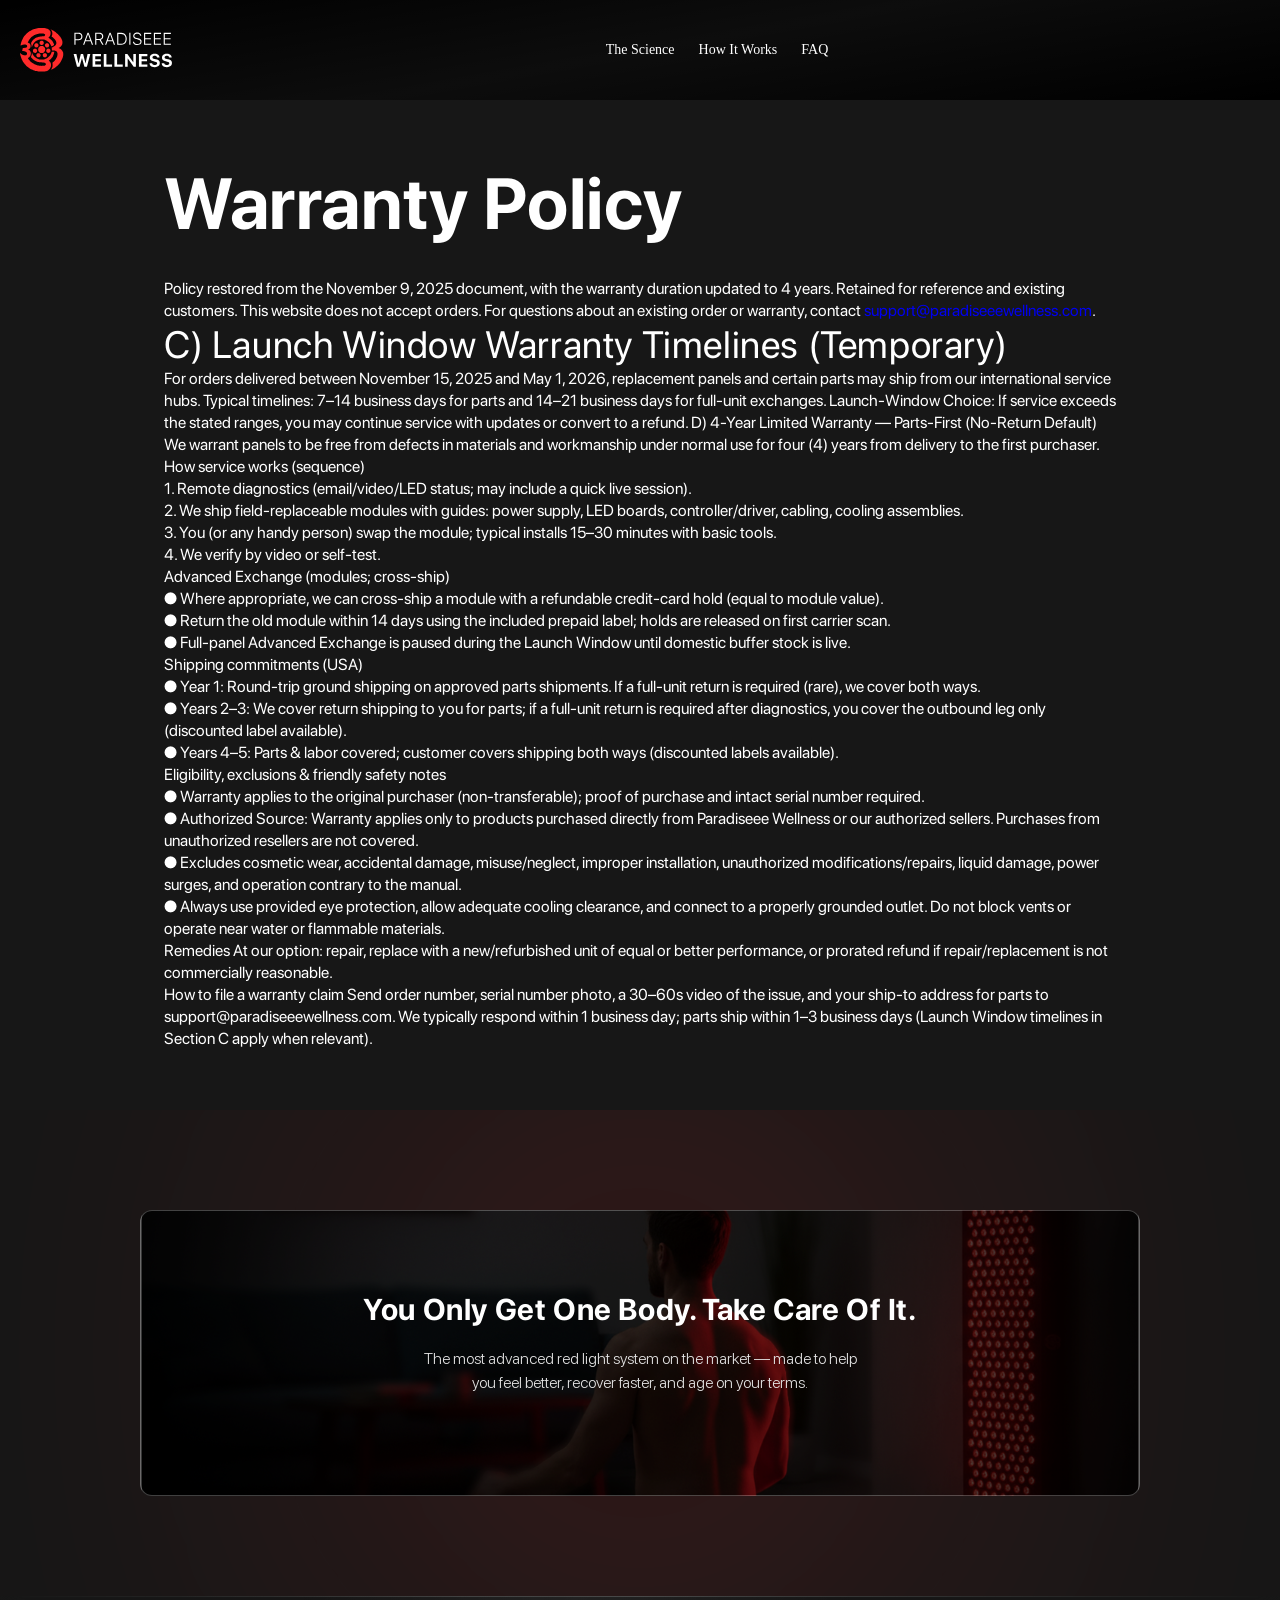
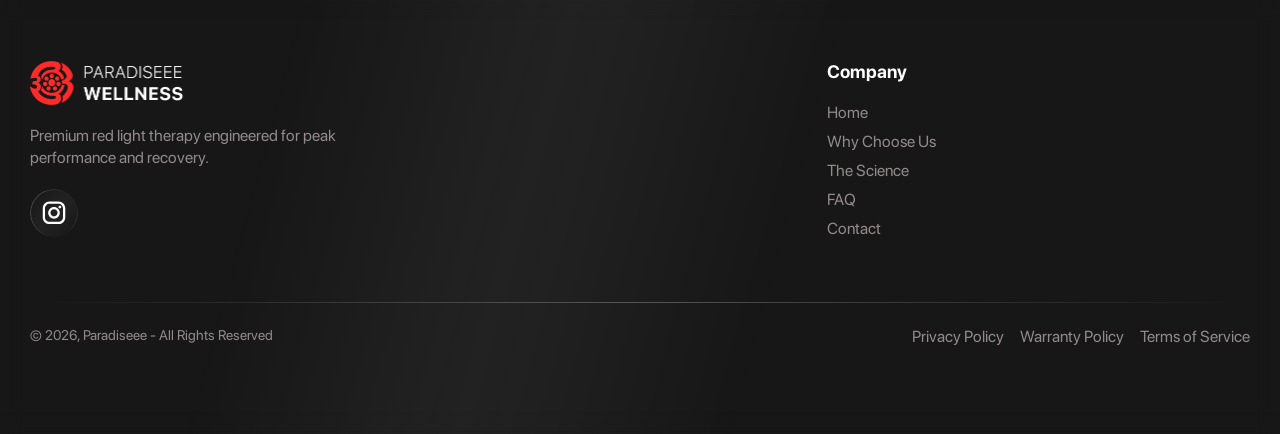
<file: pages/warranty-policy/index.html>
<!DOCTYPE html>
<html lang="en"><head>
<meta charset="utf-8"/>
<meta content="IE=edge" http-equiv="X-UA-Compatible"/>
<meta content="width=device-width,initial-scale=1" name="viewport"/>
<meta content="" name="theme-color"/>
<link href="/media/c8b8f54673-favicon-512.png" rel="icon" type="image/png"/>
<meta content="Explore the Paradiseee RLX 348 PRO red light therapy panel: six wavelengths, per-channel controls, product specifications, research, and support." name="description"/>

<meta content="website" property="og:type"/>

<meta content="Explore the Paradiseee RLX 348 PRO red light therapy panel: six wavelengths, per-channel controls, product specifications, research, and support." property="og:description"/>
<meta content="Paradiseee Wellness" property="og:site_name"/>
<meta content="en" property="og:locale"/><meta content="https://www.paradiseeewellness.com/media/986dd5e4d1-open-graph.webp" property="og:image"/>
<meta content="https://www.paradiseeewellness.com/media/986dd5e4d1-open-graph.webp" property="og:image:secure_url"/>
<meta content="1200" property="og:image:width"/>
<meta content="630" property="og:image:height"/>
<meta content="Pro Red Light Therapy Panel 2026 | 6 Wavelengths | ParadiseeeWellness" property="og:image:alt"/><meta content="summary_large_image" name="twitter:card"/>

<meta content="Explore the Paradiseee RLX 348 PRO red light therapy panel: six wavelengths, per-channel controls, product specifications, research, and support." name="twitter:description"/><meta content="/cdn/shop/files/open-graph.webp?crop=center&amp;height=630&amp;v=1764006100&amp;width=1200" name="twitter:image"/>
<meta content="Pro Red Light Therapy Panel 2026 | 6 Wavelengths | ParadiseeeWellness" name="twitter:image:alt"/>








<meta content="ZGga5tZJXhbz08JjXnRThooK9Ylsdmuafn0cswYWRiI" name="google-site-verification"/>


<meta data-currency="USD" data-environment="production" data-locale="en_US" data-paypal-v4="true" data-shop-id="94164123962" data-venmo-supported="false" id="in-context-paypal-metadata"/>
































<style id="shopify-accelerated-checkout-cart">
        #shopify-buyer-consent {
  margin-top: 1em;
  display: inline-block;
  width: 100%;
}

#shopify-buyer-consent.hidden {
  display: none;
}

#shopify-subscription-policy-button {
  background: none;
  border: none;
  padding: 0;
  text-decoration: underline;
  font-size: inherit;
  cursor: pointer;
}

#shopify-subscription-policy-button::before {
  box-shadow: none;
}

      </style>

<style>
      @font-face {
  font-family: Assistant;
  font-weight: 400;
  font-style: normal;
  font-display: swap;
  src: url("/media/7a2437f47c-assistant_n4.9120912a469cad1cc292572851508ca49d12e768.woff2") format("woff2"),
       url("/media/9ad608c6a8-assistant_n4.6e9875ce64e0fefcd3f4446b7ec9036b3ddd2985.woff") format("woff");
}

      @font-face {
  font-family: Assistant;
  font-weight: 700;
  font-style: normal;
  font-display: swap;
  src: url("/media/f607f1c43f-assistant_n7.bf44452348ec8b8efa3aa3068825305886b1c83c.woff2") format("woff2"),
       url("/media/bf2cc8f269-assistant_n7.0c887fee83f6b3bda822f1150b912c72da0f7b64.woff") format("woff");
}

      
      
      @font-face {
  font-family: Assistant;
  font-weight: 400;
  font-style: normal;
  font-display: swap;
  src: url("/media/7a2437f47c-assistant_n4.9120912a469cad1cc292572851508ca49d12e768.woff2") format("woff2"),
       url("/media/9ad608c6a8-assistant_n4.6e9875ce64e0fefcd3f4446b7ec9036b3ddd2985.woff") format("woff");
}


      
        :root,
        .color-scheme-1 {
          --color-background: 23,23,23;
        
          --gradient-background: #171717;
        

        

        --color-foreground: 249,249,249;
        --color-background-contrast: 151,151,151;
        --color-shadow: 18,18,18;
        --color-button: 162,39,40;
        --color-button-text: 255,255,255;
        --color-secondary-button: 23,23,23;
        --color-secondary-button-text: 53,53,53;
        --color-link: 53,53,53;
        --color-badge-foreground: 249,249,249;
        --color-badge-background: 23,23,23;
        --color-badge-border: 249,249,249;
        --payment-terms-background-color: rgb(23 23 23);
      }
      
        
        .color-scheme-2 {
          --color-background: 0,0,0;
        
          --gradient-background: #000000;
        

        

        --color-foreground: 241,241,241;
        --color-background-contrast: 128,128,128;
        --color-shadow: 18,18,18;
        --color-button: 235,235,235;
        --color-button-text: 0,0,0;
        --color-secondary-button: 0,0,0;
        --color-secondary-button-text: 179,179,179;
        --color-link: 179,179,179;
        --color-badge-foreground: 241,241,241;
        --color-badge-background: 0,0,0;
        --color-badge-border: 241,241,241;
        --payment-terms-background-color: rgb(0 0 0);
      }
      
        
        .color-scheme-3 {
          --color-background: 36,40,51;
        
          --gradient-background: #242833;
        

        

        --color-foreground: 255,255,255;
        --color-background-contrast: 47,52,66;
        --color-shadow: 18,18,18;
        --color-button: 255,255,255;
        --color-button-text: 0,0,0;
        --color-secondary-button: 36,40,51;
        --color-secondary-button-text: 255,255,255;
        --color-link: 255,255,255;
        --color-badge-foreground: 255,255,255;
        --color-badge-background: 36,40,51;
        --color-badge-border: 255,255,255;
        --payment-terms-background-color: rgb(36 40 51);
      }
      
        
        .color-scheme-4 {
          --color-background: 18,18,18;
        
          --gradient-background: #121212;
        

        

        --color-foreground: 255,255,255;
        --color-background-contrast: 146,146,146;
        --color-shadow: 18,18,18;
        --color-button: 255,255,255;
        --color-button-text: 18,18,18;
        --color-secondary-button: 18,18,18;
        --color-secondary-button-text: 255,255,255;
        --color-link: 255,255,255;
        --color-badge-foreground: 255,255,255;
        --color-badge-background: 18,18,18;
        --color-badge-border: 255,255,255;
        --payment-terms-background-color: rgb(18 18 18);
      }
      
        
        .color-scheme-5 {
          --color-background: 51,79,180;
        
          --gradient-background: #334fb4;
        

        

        --color-foreground: 255,255,255;
        --color-background-contrast: 23,35,81;
        --color-shadow: 18,18,18;
        --color-button: 255,255,255;
        --color-button-text: 51,79,180;
        --color-secondary-button: 51,79,180;
        --color-secondary-button-text: 255,255,255;
        --color-link: 255,255,255;
        --color-badge-foreground: 255,255,255;
        --color-badge-background: 51,79,180;
        --color-badge-border: 255,255,255;
        --payment-terms-background-color: rgb(51 79 180);
      }
      
        
        .color-scheme-6e09cfc8-52c3-4ac9-910b-66ae2e5a5f2f {
          --color-background: 0,0,0;
        
          --gradient-background: #000000;
        

        

        --color-foreground: 255,255,255;
        --color-background-contrast: 128,128,128;
        --color-shadow: 255,255,255;
        --color-button: 220,220,220;
        --color-button-text: 0,0,0;
        --color-secondary-button: 0,0,0;
        --color-secondary-button-text: 255,255,255;
        --color-link: 255,255,255;
        --color-badge-foreground: 255,255,255;
        --color-badge-background: 0,0,0;
        --color-badge-border: 255,255,255;
        --payment-terms-background-color: rgb(0 0 0);
      }
      
        
        .color-scheme-497c62c6-5c4b-4790-9236-5e0663be9bba {
          --color-background: 25,25,25;
        
          --gradient-background: #191919;
        

        

        --color-foreground: 233,233,233;
        --color-background-contrast: 153,153,153;
        --color-shadow: 18,18,18;
        --color-button: 18,18,18;
        --color-button-text: 255,255,255;
        --color-secondary-button: 25,25,25;
        --color-secondary-button-text: 18,18,18;
        --color-link: 18,18,18;
        --color-badge-foreground: 233,233,233;
        --color-badge-background: 25,25,25;
        --color-badge-border: 233,233,233;
        --payment-terms-background-color: rgb(25 25 25);
      }
      

      body, .color-scheme-1, .color-scheme-2, .color-scheme-3, .color-scheme-4, .color-scheme-5, .color-scheme-6e09cfc8-52c3-4ac9-910b-66ae2e5a5f2f, .color-scheme-497c62c6-5c4b-4790-9236-5e0663be9bba {
        color: rgba(var(--color-foreground));
        background-color: rgb(var(--color-background));
      }

      :root {
        --font-body-family: Assistant, sans-serif;
        --font-body-style: normal;
        --font-body-weight: 400;
        --font-body-weight-bold: 700;

        --font-heading-family: Assistant, sans-serif;
        --font-heading-style: normal;
        --font-heading-weight: 400;

        --font-body-scale: 1.0;
        --font-heading-scale: 1.0;

        --media-padding: px;
        --media-border-opacity: 0.05;
        --media-border-width: 1px;
        --media-radius: 0px;
        --media-shadow-opacity: 0.0;
        --media-shadow-horizontal-offset: 0px;
        --media-shadow-vertical-offset: 4px;
        --media-shadow-blur-radius: 5px;
        --media-shadow-visible: 0;

        --page-width: 120rem;
        --page-width-margin: 0rem;

        --product-card-image-padding: 0.0rem;
        --product-card-corner-radius: 1.2rem;
        --product-card-text-alignment: left;
        --product-card-border-width: 0.0rem;
        --product-card-border-opacity: 0.1;
        --product-card-shadow-opacity: 0.0;
        --product-card-shadow-visible: 0;
        --product-card-shadow-horizontal-offset: 0.0rem;
        --product-card-shadow-vertical-offset: 0.4rem;
        --product-card-shadow-blur-radius: 0.5rem;

        --collection-card-image-padding: 0.0rem;
        --collection-card-corner-radius: 0.0rem;
        --collection-card-text-alignment: left;
        --collection-card-border-width: 0.0rem;
        --collection-card-border-opacity: 0.1;
        --collection-card-shadow-opacity: 0.0;
        --collection-card-shadow-visible: 0;
        --collection-card-shadow-horizontal-offset: 0.0rem;
        --collection-card-shadow-vertical-offset: 0.4rem;
        --collection-card-shadow-blur-radius: 0.5rem;

        --blog-card-image-padding: 0.0rem;
        --blog-card-corner-radius: 0.0rem;
        --blog-card-text-alignment: left;
        --blog-card-border-width: 0.0rem;
        --blog-card-border-opacity: 0.1;
        --blog-card-shadow-opacity: 0.0;
        --blog-card-shadow-visible: 0;
        --blog-card-shadow-horizontal-offset: 0.0rem;
        --blog-card-shadow-vertical-offset: 0.4rem;
        --blog-card-shadow-blur-radius: 0.5rem;

        --badge-corner-radius: 4.0rem;

        --popup-border-width: 1px;
        --popup-border-opacity: 0.1;
        --popup-corner-radius: 0px;
        --popup-shadow-opacity: 0.05;
        --popup-shadow-horizontal-offset: 0px;
        --popup-shadow-vertical-offset: 4px;
        --popup-shadow-blur-radius: 5px;

        --drawer-border-width: 1px;
        --drawer-border-opacity: 0.1;
        --drawer-shadow-opacity: 0.0;
        --drawer-shadow-horizontal-offset: 0px;
        --drawer-shadow-vertical-offset: 4px;
        --drawer-shadow-blur-radius: 5px;

        --spacing-sections-desktop: 0px;
        --spacing-sections-mobile: 0px;

        --grid-desktop-vertical-spacing: 8px;
        --grid-desktop-horizontal-spacing: 8px;
        --grid-mobile-vertical-spacing: 4px;
        --grid-mobile-horizontal-spacing: 4px;

        --text-boxes-border-opacity: 0.1;
        --text-boxes-border-width: 0px;
        --text-boxes-radius: 0px;
        --text-boxes-shadow-opacity: 0.0;
        --text-boxes-shadow-visible: 0;
        --text-boxes-shadow-horizontal-offset: 0px;
        --text-boxes-shadow-vertical-offset: 4px;
        --text-boxes-shadow-blur-radius: 5px;

        --buttons-radius: 40px;
        --buttons-radius-outset: 41px;
        --buttons-border-width: 1px;
        --buttons-border-opacity: 1.0;
        --buttons-shadow-opacity: 0.0;
        --buttons-shadow-visible: 0;
        --buttons-shadow-horizontal-offset: 0px;
        --buttons-shadow-vertical-offset: 4px;
        --buttons-shadow-blur-radius: 5px;
        --buttons-border-offset: 0.3px;

        --inputs-radius: 12px;
        --inputs-border-width: 1px;
        --inputs-border-opacity: 0.55;
        --inputs-shadow-opacity: 0.0;
        --inputs-shadow-horizontal-offset: 0px;
        --inputs-margin-offset: 0px;
        --inputs-shadow-vertical-offset: 4px;
        --inputs-shadow-blur-radius: 5px;
        --inputs-radius-outset: 13px;

        --variant-pills-radius: 40px;
        --variant-pills-border-width: 1px;
        --variant-pills-border-opacity: 0.55;
        --variant-pills-shadow-opacity: 0.0;
        --variant-pills-shadow-horizontal-offset: 0px;
        --variant-pills-shadow-vertical-offset: 4px;
        --variant-pills-shadow-blur-radius: 5px;
      }

      *,
      *::before,
      *::after {
        box-sizing: inherit;
      }

      html {
        box-sizing: border-box;
        font-size: calc(var(--font-body-scale) * 62.5%);
        height: 100%;
      }

      body {
        display: grid;
        grid-template-rows: auto auto 1fr auto;
        grid-template-columns: 100%;
        min-height: 100%;
        margin: 0;
        font-size: 1.5rem;
        font-family: var(--font-body-family);
        font-style: var(--font-body-style);
        font-weight: var(--font-body-weight);
        overflow-x: hidden;
      }

      @media screen and (min-width: 750px) {
        body {
          font-size: 1.6rem;
        }
      }
    </style>
<link href="/assets/base.css" rel="stylesheet"/>
<link href="/assets/theme-bundle.css" rel="stylesheet"/>
<link href="/assets/theme-bundle.css" rel="stylesheet" type="text/css">






<link href="/assets/component-price.css" rel="stylesheet"/>



<link as="font" crossorigin="" href="/media/7a2437f47c-assistant_n4.9120912a469cad1cc292572851508ca49d12e768.woff2" rel="preload" type="font/woff2"/>
<link as="font" crossorigin="" href="/media/7a2437f47c-assistant_n4.9120912a469cad1cc292572851508ca49d12e768.woff2" rel="preload" type="font/woff2"/>
</link><title>Warranty Policy | Paradiseee Wellness</title><link href="https://www.paradiseeewellness.com/pages/warranty-policy" rel="canonical"/><link href="/assets/standalone.css" rel="stylesheet"/><script defer="" src="/assets/standalone.js"></script><meta content="Warranty Policy | Paradiseee Wellness" property="og:title"/><meta content="https://www.paradiseeewellness.com/pages/warranty-policy" property="og:url"/><meta content="Warranty Policy | Paradiseee Wellness" name="twitter:title"/></head><body class="gradient"><a class="skip-to-content-link button visually-hidden" href="#MainContent">Skip to content</a><header>

<nav aria-label="Main navigation" class="navbar">
<div class="container">
<div class="navbar-wrapper">
<a aria-label="Paradiseee Wellness" class="navbar-logo" href="/"><img alt="Paradiseee Wellness" class="logo" height="114" loading="eager" src="/media/0df0839641-Frame_1707482429.svg" width="400"/>
</a>
<div class="nav-link-wrapper">
<button aria-label="Close menu" class="mobile-menu-close-window-btn" type="button"></button>
<div class="nav-link-wrapper-inner">
<div class="mobile-side-bar-top">
<button aria-label="Close menu" class="mobile-menu-btn ham-menu" type="button">
<span></span>
<span></span>
<span></span>
</button>
<a aria-label="Paradiseee Wellness" class="navbar-logo" href="/"><img alt="Paradiseee Wellness" class="logo" height="114" loading="eager" src="/media/0df0839641-Frame_1707482429.svg" width="400"/>
</a>
</div>
<ul class="nav-links">
<li class="nav-link">
<a class="nav-link-text for__The Science" href="/pages/the-real-science">The Science</a>
</li>
<li class="nav-link">
<a class="nav-link-text for__How It Works" href="/#how-it-works">How It Works</a>
</li>
<li class="nav-link">
<a class="nav-link-text for__FAQ" href="/#FAQ">FAQ</a>
</li>
</ul>
<ul class="nav-icons mabile-nav-icons">
<li>
<a aria-label="Follow us on Instagram" href="https://www.instagram.com/paradiseeewellness_official">
<svg fill="none" height="23" viewbox="0 0 24 23" width="24" xmlns="http://www.w3.org/2000/svg">
<path d="M16.5468 0.369141H7.4521C5.67504 0.371229 3.97138 1.07817 2.71491 2.33485C1.45844 3.59153 0.75179 5.29531 0.75 7.07237L0.75 16.167C0.752088 17.9441 1.45903 19.6478 2.71571 20.9042C3.97239 22.1607 5.67617 22.8674 7.45323 22.8691H16.5479C18.325 22.8671 20.0286 22.1601 21.2851 20.9034C22.5416 19.6468 23.2482 17.943 23.25 16.1659V7.07124C23.2479 5.29418 22.541 3.59052 21.2843 2.33405C20.0276 1.07758 18.3238 0.37093 16.5468 0.369141V0.369141ZM20.987 16.1659C20.987 16.749 20.8722 17.3264 20.649 17.8651C20.4259 18.4038 20.0988 18.8933 19.6865 19.3057C19.2742 19.718 18.7847 20.045 18.246 20.2682C17.7073 20.4913 17.1299 20.6062 16.5468 20.6062H7.4521C6.27467 20.6059 5.14556 20.1379 4.31309 19.3053C3.48062 18.4726 3.01296 17.3433 3.01296 16.1659V7.07124C3.01326 5.89381 3.4812 4.7647 4.31388 3.93223C5.14656 3.09976 6.27579 2.6321 7.45323 2.6321H16.5479C17.7253 2.6324 18.8544 3.10034 19.6869 3.93302C20.5194 4.7657 20.987 5.89493 20.987 7.07237V16.167V16.1659Z" fill="#FF2A2A"></path>
<path d="M11.9991 5.80078C10.4567 5.80317 8.97826 6.41699 7.88776 7.5077C6.79727 8.59841 6.18373 10.077 6.18164 11.6193C6.18343 13.1621 6.79699 14.6411 7.88776 15.7321C8.97854 16.8231 10.4575 17.4369 12.0002 17.439C13.5431 17.4372 15.0223 16.8235 16.1134 15.7325C17.2044 14.6415 17.8181 13.1623 17.8199 11.6193C17.8175 10.0766 17.2034 8.5978 16.1122 7.50724C15.021 6.41668 13.5418 5.8034 11.9991 5.80191V5.80078ZM11.9991 15.1761C11.0561 15.1761 10.1517 14.8015 9.48488 14.1347C8.81808 13.4678 8.44347 12.5635 8.44347 11.6205C8.44347 10.6775 8.81808 9.77308 9.48488 9.10628C10.1517 8.43947 11.0561 8.06487 11.9991 8.06487C12.9421 8.06487 13.8465 8.43947 14.5133 9.10628C15.1801 9.77308 15.5547 10.6775 15.5547 11.6205C15.5547 12.5635 15.1801 13.4678 14.5133 14.1347C13.8465 14.8015 12.9421 15.1761 11.9991 15.1761Z" fill="#FF2A2A"></path>
<path d="M17.8296 7.23832C18.5995 7.23832 19.2237 6.61418 19.2237 5.84426C19.2237 5.07434 18.5995 4.4502 17.8296 4.4502C17.0597 4.4502 16.4355 5.07434 16.4355 5.84426C16.4355 6.61418 17.0597 7.23832 17.8296 7.23832Z" fill="#FF2A2A"></path>
</svg>
</a>
</li>
</ul>
</div>
</div>
<div class="nav-icon-and-btn">
<button aria-expanded="false" aria-label="Open menu" class="mobile-menu-btn ham-menu" type="button">
<span></span>
<span></span>
<span></span>
</button>

</div>
</div>
</div>
</nav>

</header><main id="MainContent"><section class="standalone-page"><h1>Warranty Policy</h1><p class="policy-note">Policy restored from the November 9, 2025 document, with the warranty duration updated to 4 years. Retained for reference and existing customers. This website does not accept orders. For questions about an existing order or warranty, contact <a href="mailto:support@paradiseeewellness.com">support@paradiseeewellness.com</a>.</p><h2>C) Launch Window Warranty Timelines (Temporary)</h2><p>For orders delivered between November 15, 2025 and May 1, 2026, replacement panels and certain parts may ship from our international service hubs. Typical timelines: 7–14 business days for parts and 14–21 business days for full-unit exchanges. Launch-Window Choice: If service exceeds the stated ranges, you may continue service with updates or convert to a refund. D) 4-Year Limited Warranty — Parts-First (No-Return Default) We warrant panels to be free from defects in materials and workmanship under normal use for four (4) years from delivery to the first purchaser.</p><p>How service works (sequence)</p><p>1. Remote diagnostics (email/video/LED status; may include a quick live session).</p><p>2. We ship field-replaceable modules with guides: power supply, LED boards, controller/driver, cabling, cooling assemblies.</p><p>3. You (or any handy person) swap the module; typical installs 15–30 minutes with basic tools.</p><p>4. We verify by video or self-test.</p><p>Advanced Exchange (modules; cross-ship)</p><p>● Where appropriate, we can cross-ship a module with a refundable credit-card hold (equal to module value).</p><p>● Return the old module within 14 days using the included prepaid label; holds are released on first carrier scan.</p><p>● Full-panel Advanced Exchange is paused during the Launch Window until domestic buffer stock is live.</p><p>Shipping commitments (USA)</p><p>● Year 1: Round-trip ground shipping on approved parts shipments. If a full-unit return is required (rare), we cover both ways.</p><p>● Years 2–3: We cover return shipping to you for parts; if a full-unit return is required after diagnostics, you cover the outbound leg only (discounted label available).</p><p>● Years 4–5: Parts &amp; labor covered; customer covers shipping both ways (discounted labels available).</p><p>Eligibility, exclusions &amp; friendly safety notes</p><p>● Warranty applies to the original purchaser (non-transferable); proof of purchase and intact serial number required.</p><p>● Authorized Source: Warranty applies only to products purchased directly from Paradiseee Wellness or our authorized sellers. Purchases from unauthorized resellers are not covered.</p><p>● Excludes cosmetic wear, accidental damage, misuse/neglect, improper installation, unauthorized modifications/repairs, liquid damage, power surges, and operation contrary to the manual.</p><p>● Always use provided eye protection, allow adequate cooling clearance, and connect to a properly grounded outlet. Do not block vents or operate near water or flammable materials.</p><p>Remedies At our option: repair, replace with a new/refurbished unit of equal or better performance, or prorated refund if repair/replacement is not commercially reasonable.</p><p>How to file a warranty claim Send order number, serial number photo, a 30–60s video of the issue, and your ship-to address for parts to support@paradiseeewellness.com. We typically respond within 1 business day; parts ship within 1–3 business days (Launch Window timelines in Section C apply when relevant).</p></section></main><div class="recovery_csrt">
<div class="section-glow-center">
<img alt="" aria-hidden="true" loading="lazy" src="/assets/red-glow.svg"/>
</div>
<div class="red-light-recovery" style='background-image: url("/media/2ebc6d294c-Frame_1707482454.png");'>
<div class="content_vsrt">
<h2>You Only Get One Body. Take Care Of It.</h2>
<p>The most advanced red light system on the market — made to help you feel better, recover faster, and age on your terms.</p>
</div>

</div>
</div>
<style>
  .recovery_csrt {
    padding: 100px 0px;
    position: relative;
    overflow: hidden;
}
.red-light-recovery {
    background-size: cover;
    background-position: center;
    color: white;
    padding: 80px 40px;
    max-width: 1000px;
    margin: 0 auto;
    border-radius: 12px;
    text-align: center;
    position: relative;
    z-index: 1;
    border: 1px solid hsl(0deg 0% 100% / 25%);
    display: flex;
    flex-direction: column;
    align-items: center;
    justify-content: center;

}


.red-light-recovery .review {
    background-color: #222222;
    display: inline-flex;
    padding: 5px 12px;
    border-radius: 5px;
    margin-bottom: 20px;
    color: #E9E9EA;
}

.red-light-recovery .content_vsrt {
display: flex;
    flex-direction: column;
    align-items: center;
    justify-content: center;
    text-align: center;
        margin-bottom: 20px;
}
.red-light-recovery h2 {
          font-family: "SF-Pro", sans-serif;
    font-weight: 900;
    font-size: 30px;
    line-height: 120%;
    letter-spacing: 0%;
    text-align: center;
    text-transform: capitalize;
}
.red-light-recovery p {
    font-weight: 300;
    line-height: 150%;
    max-width: 450px;
    color: #e3e3e3;
    max-width: 450px;
    margin-top: 20px;
    text-align: center;
}
.btn-buy {
    background-color: #DCDCDC;
    border: 1px solid #fff;
    padding: 10px 26px;
    border-radius: 20px;
    font-weight: 700;
    cursor: pointer;
    font-size: 14px;
    color: #2d2d2d;
    transition: all 0.3s ease;
}
.btn-buy:hover {
  box-shadow: 0 0 20px 0 rgba(255, 255, 255, 0.3);
  transform: translateY(-2px);
}
.review img {
    height: 12px;
    width: 72px;
    margin-right: 12px;
}
    </style>
<footer class="section footer-section" role="contentinfo">
<div class="container">
<div class="footer-items">
<div class="footer-item">
<a aria-label="Paradiseee Wellness" class="footer-logo" href="/">
<img alt="Paradiseee Wellness" class="footer_logo" height="88" loading="lazy" src="/media/484eba25bd-footer-logo.png" width="309"/>
</a>
<p class="footer-text">Premium red light therapy engineered for peak performance and recovery.</p>
<ul class="nav-icons">
<li>
<a aria-label="Follow us on Instagram" href="https://www.instagram.com/paradiseeewellness_official" rel="noopener" target="_blank">
<span class="icon-links-item-border"></span>
<svg aria-hidden="true" fill="none" focusable="false" height="24" viewbox="0 0 24 24" width="24" xmlns="http://www.w3.org/2000/svg">
<path d="M16.5468 0.607422H7.4521C5.67504 0.60951 3.97138 1.31645 2.71491 2.57313C1.45844 3.82981 0.75179 5.53359 0.75 7.31065L0.75 16.4053C0.752088 18.1824 1.45903 19.886 2.71571 21.1425C3.97239 22.399 5.67617 23.1056 7.45323 23.1074H16.5479C18.325 23.1053 20.0286 22.3984 21.2851 21.1417C22.5416 19.885 23.2482 18.1813 23.25 16.4042V7.30953C23.2479 5.53246 22.541 3.8288 21.2843 2.57233C20.0276 1.31586 18.3238 0.609211 16.5468 0.607422V0.607422ZM20.987 16.4042C20.987 16.9873 20.8722 17.5647 20.649 18.1034C20.4259 18.6421 20.0988 19.1316 19.6865 19.5439C19.2742 19.9563 18.7847 20.2833 18.246 20.5065C17.7073 20.7296 17.1299 20.8445 16.5468 20.8445H7.4521C6.27467 20.8442 5.14556 20.3762 4.31309 19.5435C3.48062 18.7109 3.01296 17.5816 3.01296 16.4042V7.30953C3.01326 6.13209 3.4812 5.00298 4.31388 4.17051C5.14656 3.33804 6.27579 2.87038 7.45323 2.87038H16.5479C17.7253 2.87068 18.8544 3.33863 19.6869 4.17131C20.5194 5.00399 20.987 6.13321 20.987 7.31065V16.4053V16.4042Z" fill="white"></path>
<path d="M11.9991 6.03906C10.4567 6.04145 8.97826 6.65527 7.88776 7.74598C6.79727 8.83669 6.18373 10.3153 6.18164 11.8576C6.18343 13.4004 6.79699 14.8794 7.88776 15.9704C8.97854 17.0614 10.4575 17.6752 12.0002 17.6773C13.5431 17.6755 15.0223 17.0618 16.1134 15.9708C17.2044 14.8798 17.8181 13.4005 17.8199 11.8576C17.8175 10.3149 17.2034 8.83608 16.1122 7.74552C15.021 6.65496 13.5418 6.04168 11.9991 6.04019V6.03906ZM11.9991 15.4143C11.0561 15.4143 10.1517 15.0397 9.48488 14.3729C8.81808 13.7061 8.44347 12.8017 8.44347 11.8587C8.44347 10.9157 8.81808 10.0114 9.48488 9.34456C10.1517 8.67776 11.0561 8.30315 11.9991 8.30315C12.9421 8.30315 13.8465 8.67776 14.5133 9.34456C15.1801 10.0114 15.5547 10.9157 15.5547 11.8587C15.5547 12.8017 15.1801 13.7061 14.5133 14.3729C13.8465 15.0397 12.9421 15.4143 11.9991 15.4143Z" fill="white"></path>
<path d="M17.8296 7.47661C18.5995 7.47661 19.2237 6.85246 19.2237 6.08254C19.2237 5.31262 18.5995 4.68848 17.8296 4.68848C17.0597 4.68848 16.4355 5.31262 16.4355 6.08254C16.4355 6.85246 17.0597 7.47661 17.8296 7.47661Z" fill="white"></path>
</svg>
</a>
</li>
</ul>
</div>
<div class="footer-item">
<h6 class="footer-item-title">Company</h6>
<ul class="footer-links">
<li class="vgy-Home">
<a href="/#">Home</a>
</li>
<li class="vgy-Why Choose Us">
<a href="/#compare">Why Choose Us</a>
</li>
<li class="vgy-The Science">
<a href="/pages/the-real-science">The Science</a>
</li>
<li class="vgy-FAQ">
<a href="/#FAQ">FAQ</a>
</li>
<li><a href="/pages/contact">Contact</a></li></ul>
</div>

</div>
<div class="copyright">
<p class="copyright-text">© 2026, Paradiseee - All Rights Reserved</p>
<ul>
<li><a href="/policies/privacy-policy">Privacy Policy</a></li>

<li><a href="/pages/warranty-policy">Warranty Policy</a></li>

<li><a href="/policies/terms-of-service">Terms of Service</a></li>
</ul>
</div>
</div>
</footer></body></html>
</file>
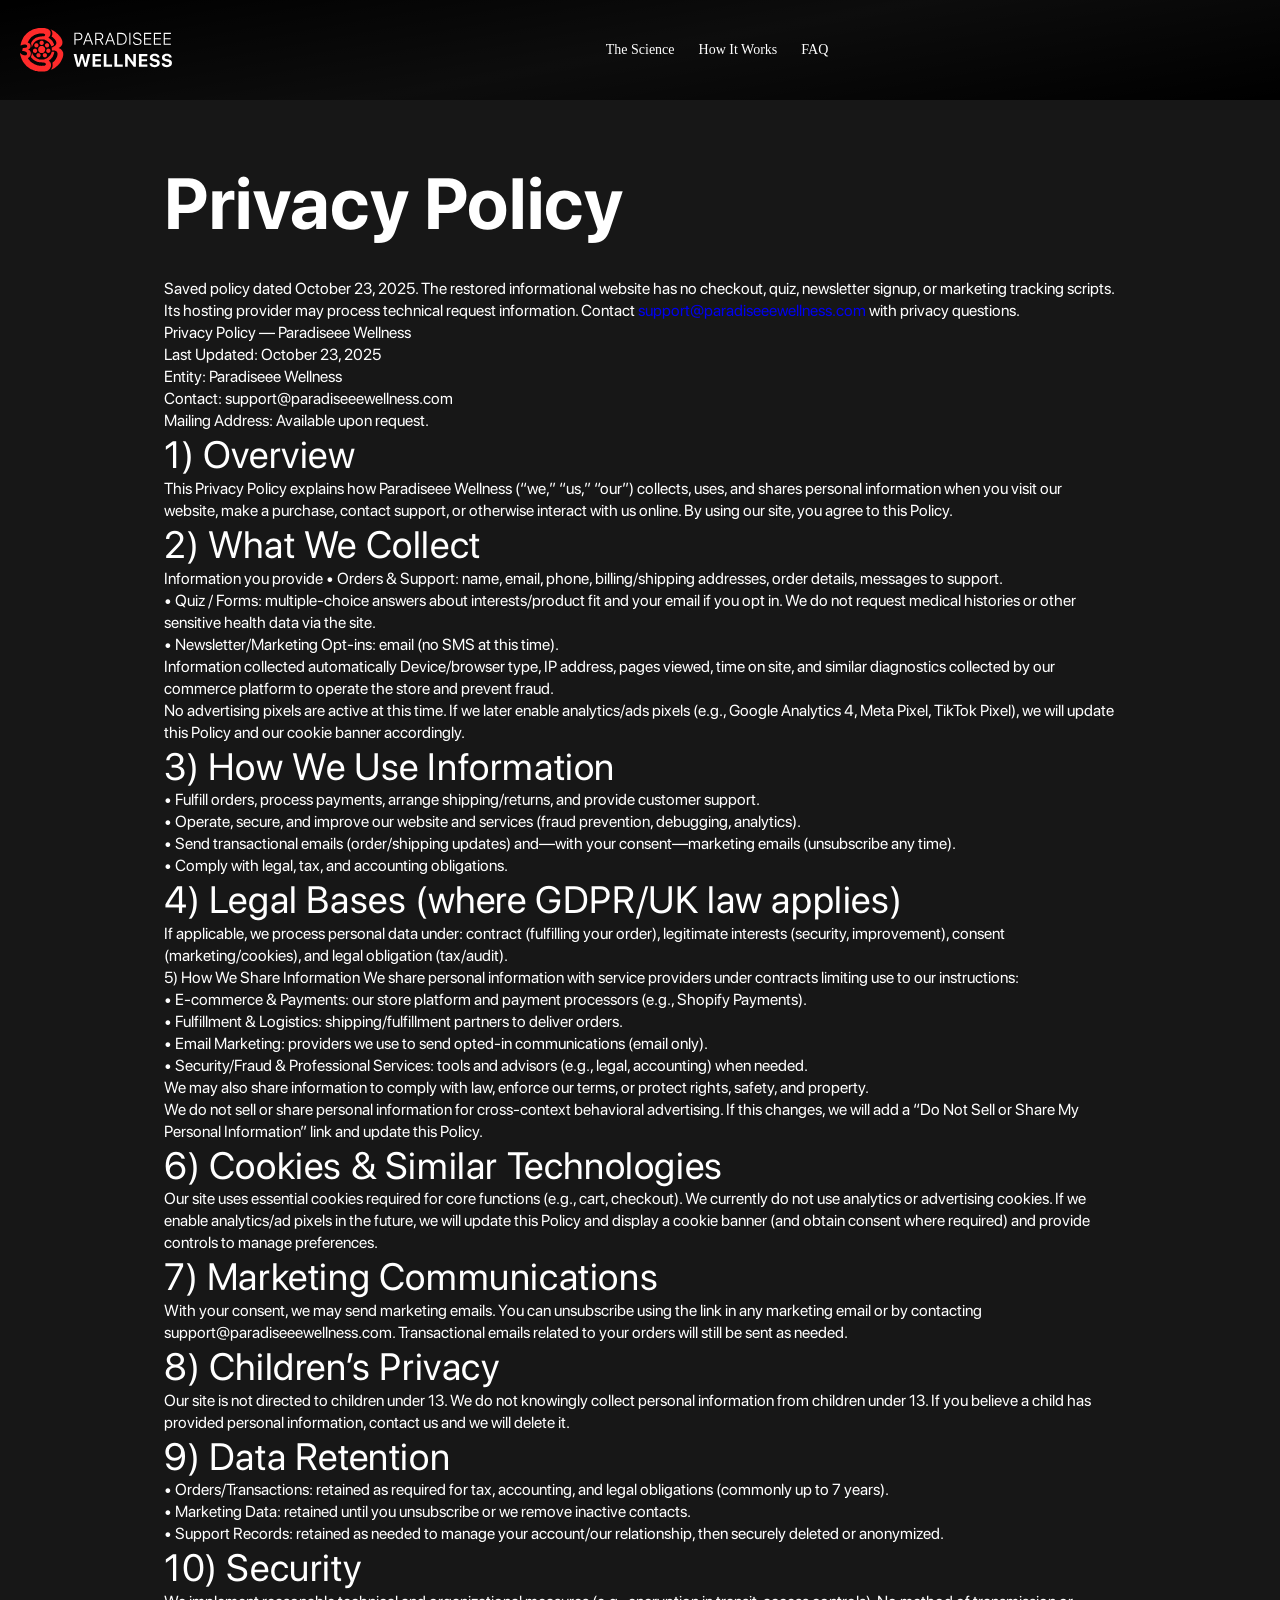
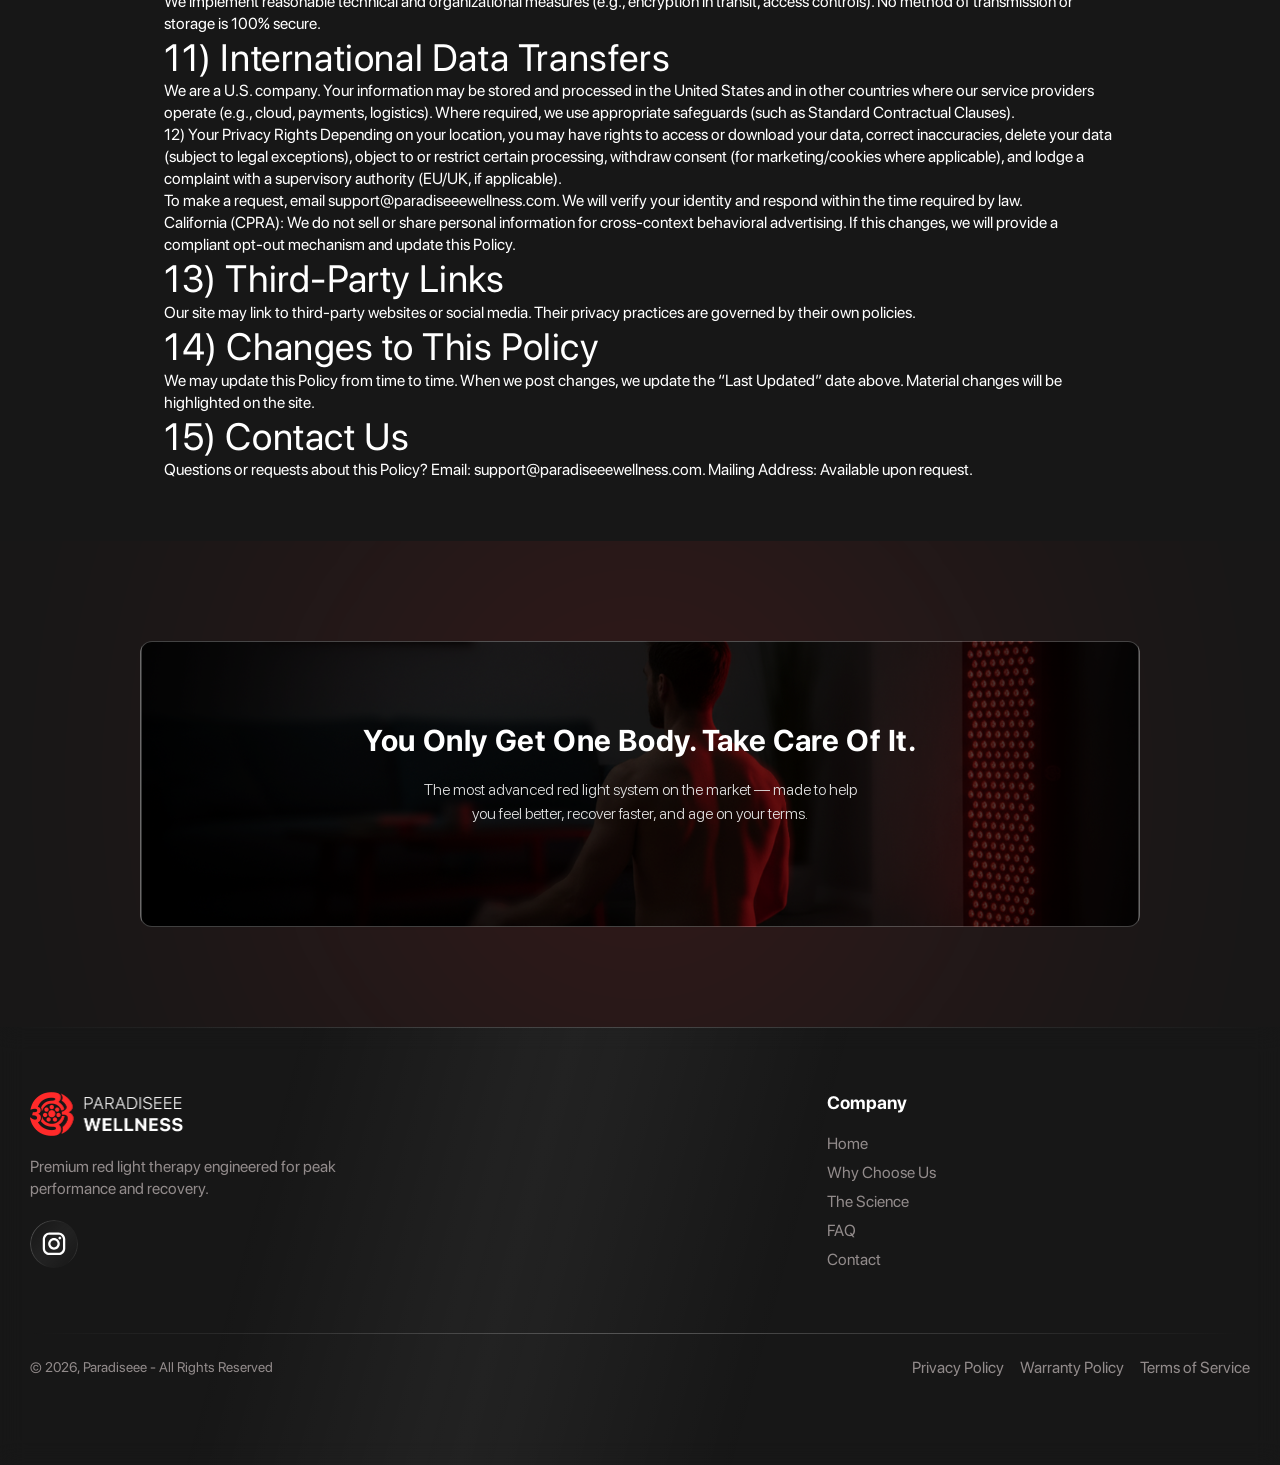
<file: policies/privacy-policy/index.html>
<!DOCTYPE html>
<html lang="en"><head>
<meta charset="utf-8"/>
<meta content="IE=edge" http-equiv="X-UA-Compatible"/>
<meta content="width=device-width,initial-scale=1" name="viewport"/>
<meta content="" name="theme-color"/>
<link href="/media/c8b8f54673-favicon-512.png" rel="icon" type="image/png"/>
<meta content="Explore the Paradiseee RLX 348 PRO red light therapy panel: six wavelengths, per-channel controls, product specifications, research, and support." name="description"/>

<meta content="website" property="og:type"/>

<meta content="Explore the Paradiseee RLX 348 PRO red light therapy panel: six wavelengths, per-channel controls, product specifications, research, and support." property="og:description"/>
<meta content="Paradiseee Wellness" property="og:site_name"/>
<meta content="en" property="og:locale"/><meta content="https://www.paradiseeewellness.com/media/986dd5e4d1-open-graph.webp" property="og:image"/>
<meta content="https://www.paradiseeewellness.com/media/986dd5e4d1-open-graph.webp" property="og:image:secure_url"/>
<meta content="1200" property="og:image:width"/>
<meta content="630" property="og:image:height"/>
<meta content="Pro Red Light Therapy Panel 2026 | 6 Wavelengths | ParadiseeeWellness" property="og:image:alt"/><meta content="summary_large_image" name="twitter:card"/>

<meta content="Explore the Paradiseee RLX 348 PRO red light therapy panel: six wavelengths, per-channel controls, product specifications, research, and support." name="twitter:description"/><meta content="/cdn/shop/files/open-graph.webp?crop=center&amp;height=630&amp;v=1764006100&amp;width=1200" name="twitter:image"/>
<meta content="Pro Red Light Therapy Panel 2026 | 6 Wavelengths | ParadiseeeWellness" name="twitter:image:alt"/>








<meta content="ZGga5tZJXhbz08JjXnRThooK9Ylsdmuafn0cswYWRiI" name="google-site-verification"/>


<meta data-currency="USD" data-environment="production" data-locale="en_US" data-paypal-v4="true" data-shop-id="94164123962" data-venmo-supported="false" id="in-context-paypal-metadata"/>
































<style id="shopify-accelerated-checkout-cart">
        #shopify-buyer-consent {
  margin-top: 1em;
  display: inline-block;
  width: 100%;
}

#shopify-buyer-consent.hidden {
  display: none;
}

#shopify-subscription-policy-button {
  background: none;
  border: none;
  padding: 0;
  text-decoration: underline;
  font-size: inherit;
  cursor: pointer;
}

#shopify-subscription-policy-button::before {
  box-shadow: none;
}

      </style>

<style>
      @font-face {
  font-family: Assistant;
  font-weight: 400;
  font-style: normal;
  font-display: swap;
  src: url("/media/7a2437f47c-assistant_n4.9120912a469cad1cc292572851508ca49d12e768.woff2") format("woff2"),
       url("/media/9ad608c6a8-assistant_n4.6e9875ce64e0fefcd3f4446b7ec9036b3ddd2985.woff") format("woff");
}

      @font-face {
  font-family: Assistant;
  font-weight: 700;
  font-style: normal;
  font-display: swap;
  src: url("/media/f607f1c43f-assistant_n7.bf44452348ec8b8efa3aa3068825305886b1c83c.woff2") format("woff2"),
       url("/media/bf2cc8f269-assistant_n7.0c887fee83f6b3bda822f1150b912c72da0f7b64.woff") format("woff");
}

      
      
      @font-face {
  font-family: Assistant;
  font-weight: 400;
  font-style: normal;
  font-display: swap;
  src: url("/media/7a2437f47c-assistant_n4.9120912a469cad1cc292572851508ca49d12e768.woff2") format("woff2"),
       url("/media/9ad608c6a8-assistant_n4.6e9875ce64e0fefcd3f4446b7ec9036b3ddd2985.woff") format("woff");
}


      
        :root,
        .color-scheme-1 {
          --color-background: 23,23,23;
        
          --gradient-background: #171717;
        

        

        --color-foreground: 249,249,249;
        --color-background-contrast: 151,151,151;
        --color-shadow: 18,18,18;
        --color-button: 162,39,40;
        --color-button-text: 255,255,255;
        --color-secondary-button: 23,23,23;
        --color-secondary-button-text: 53,53,53;
        --color-link: 53,53,53;
        --color-badge-foreground: 249,249,249;
        --color-badge-background: 23,23,23;
        --color-badge-border: 249,249,249;
        --payment-terms-background-color: rgb(23 23 23);
      }
      
        
        .color-scheme-2 {
          --color-background: 0,0,0;
        
          --gradient-background: #000000;
        

        

        --color-foreground: 241,241,241;
        --color-background-contrast: 128,128,128;
        --color-shadow: 18,18,18;
        --color-button: 235,235,235;
        --color-button-text: 0,0,0;
        --color-secondary-button: 0,0,0;
        --color-secondary-button-text: 179,179,179;
        --color-link: 179,179,179;
        --color-badge-foreground: 241,241,241;
        --color-badge-background: 0,0,0;
        --color-badge-border: 241,241,241;
        --payment-terms-background-color: rgb(0 0 0);
      }
      
        
        .color-scheme-3 {
          --color-background: 36,40,51;
        
          --gradient-background: #242833;
        

        

        --color-foreground: 255,255,255;
        --color-background-contrast: 47,52,66;
        --color-shadow: 18,18,18;
        --color-button: 255,255,255;
        --color-button-text: 0,0,0;
        --color-secondary-button: 36,40,51;
        --color-secondary-button-text: 255,255,255;
        --color-link: 255,255,255;
        --color-badge-foreground: 255,255,255;
        --color-badge-background: 36,40,51;
        --color-badge-border: 255,255,255;
        --payment-terms-background-color: rgb(36 40 51);
      }
      
        
        .color-scheme-4 {
          --color-background: 18,18,18;
        
          --gradient-background: #121212;
        

        

        --color-foreground: 255,255,255;
        --color-background-contrast: 146,146,146;
        --color-shadow: 18,18,18;
        --color-button: 255,255,255;
        --color-button-text: 18,18,18;
        --color-secondary-button: 18,18,18;
        --color-secondary-button-text: 255,255,255;
        --color-link: 255,255,255;
        --color-badge-foreground: 255,255,255;
        --color-badge-background: 18,18,18;
        --color-badge-border: 255,255,255;
        --payment-terms-background-color: rgb(18 18 18);
      }
      
        
        .color-scheme-5 {
          --color-background: 51,79,180;
        
          --gradient-background: #334fb4;
        

        

        --color-foreground: 255,255,255;
        --color-background-contrast: 23,35,81;
        --color-shadow: 18,18,18;
        --color-button: 255,255,255;
        --color-button-text: 51,79,180;
        --color-secondary-button: 51,79,180;
        --color-secondary-button-text: 255,255,255;
        --color-link: 255,255,255;
        --color-badge-foreground: 255,255,255;
        --color-badge-background: 51,79,180;
        --color-badge-border: 255,255,255;
        --payment-terms-background-color: rgb(51 79 180);
      }
      
        
        .color-scheme-6e09cfc8-52c3-4ac9-910b-66ae2e5a5f2f {
          --color-background: 0,0,0;
        
          --gradient-background: #000000;
        

        

        --color-foreground: 255,255,255;
        --color-background-contrast: 128,128,128;
        --color-shadow: 255,255,255;
        --color-button: 220,220,220;
        --color-button-text: 0,0,0;
        --color-secondary-button: 0,0,0;
        --color-secondary-button-text: 255,255,255;
        --color-link: 255,255,255;
        --color-badge-foreground: 255,255,255;
        --color-badge-background: 0,0,0;
        --color-badge-border: 255,255,255;
        --payment-terms-background-color: rgb(0 0 0);
      }
      
        
        .color-scheme-497c62c6-5c4b-4790-9236-5e0663be9bba {
          --color-background: 25,25,25;
        
          --gradient-background: #191919;
        

        

        --color-foreground: 233,233,233;
        --color-background-contrast: 153,153,153;
        --color-shadow: 18,18,18;
        --color-button: 18,18,18;
        --color-button-text: 255,255,255;
        --color-secondary-button: 25,25,25;
        --color-secondary-button-text: 18,18,18;
        --color-link: 18,18,18;
        --color-badge-foreground: 233,233,233;
        --color-badge-background: 25,25,25;
        --color-badge-border: 233,233,233;
        --payment-terms-background-color: rgb(25 25 25);
      }
      

      body, .color-scheme-1, .color-scheme-2, .color-scheme-3, .color-scheme-4, .color-scheme-5, .color-scheme-6e09cfc8-52c3-4ac9-910b-66ae2e5a5f2f, .color-scheme-497c62c6-5c4b-4790-9236-5e0663be9bba {
        color: rgba(var(--color-foreground));
        background-color: rgb(var(--color-background));
      }

      :root {
        --font-body-family: Assistant, sans-serif;
        --font-body-style: normal;
        --font-body-weight: 400;
        --font-body-weight-bold: 700;

        --font-heading-family: Assistant, sans-serif;
        --font-heading-style: normal;
        --font-heading-weight: 400;

        --font-body-scale: 1.0;
        --font-heading-scale: 1.0;

        --media-padding: px;
        --media-border-opacity: 0.05;
        --media-border-width: 1px;
        --media-radius: 0px;
        --media-shadow-opacity: 0.0;
        --media-shadow-horizontal-offset: 0px;
        --media-shadow-vertical-offset: 4px;
        --media-shadow-blur-radius: 5px;
        --media-shadow-visible: 0;

        --page-width: 120rem;
        --page-width-margin: 0rem;

        --product-card-image-padding: 0.0rem;
        --product-card-corner-radius: 1.2rem;
        --product-card-text-alignment: left;
        --product-card-border-width: 0.0rem;
        --product-card-border-opacity: 0.1;
        --product-card-shadow-opacity: 0.0;
        --product-card-shadow-visible: 0;
        --product-card-shadow-horizontal-offset: 0.0rem;
        --product-card-shadow-vertical-offset: 0.4rem;
        --product-card-shadow-blur-radius: 0.5rem;

        --collection-card-image-padding: 0.0rem;
        --collection-card-corner-radius: 0.0rem;
        --collection-card-text-alignment: left;
        --collection-card-border-width: 0.0rem;
        --collection-card-border-opacity: 0.1;
        --collection-card-shadow-opacity: 0.0;
        --collection-card-shadow-visible: 0;
        --collection-card-shadow-horizontal-offset: 0.0rem;
        --collection-card-shadow-vertical-offset: 0.4rem;
        --collection-card-shadow-blur-radius: 0.5rem;

        --blog-card-image-padding: 0.0rem;
        --blog-card-corner-radius: 0.0rem;
        --blog-card-text-alignment: left;
        --blog-card-border-width: 0.0rem;
        --blog-card-border-opacity: 0.1;
        --blog-card-shadow-opacity: 0.0;
        --blog-card-shadow-visible: 0;
        --blog-card-shadow-horizontal-offset: 0.0rem;
        --blog-card-shadow-vertical-offset: 0.4rem;
        --blog-card-shadow-blur-radius: 0.5rem;

        --badge-corner-radius: 4.0rem;

        --popup-border-width: 1px;
        --popup-border-opacity: 0.1;
        --popup-corner-radius: 0px;
        --popup-shadow-opacity: 0.05;
        --popup-shadow-horizontal-offset: 0px;
        --popup-shadow-vertical-offset: 4px;
        --popup-shadow-blur-radius: 5px;

        --drawer-border-width: 1px;
        --drawer-border-opacity: 0.1;
        --drawer-shadow-opacity: 0.0;
        --drawer-shadow-horizontal-offset: 0px;
        --drawer-shadow-vertical-offset: 4px;
        --drawer-shadow-blur-radius: 5px;

        --spacing-sections-desktop: 0px;
        --spacing-sections-mobile: 0px;

        --grid-desktop-vertical-spacing: 8px;
        --grid-desktop-horizontal-spacing: 8px;
        --grid-mobile-vertical-spacing: 4px;
        --grid-mobile-horizontal-spacing: 4px;

        --text-boxes-border-opacity: 0.1;
        --text-boxes-border-width: 0px;
        --text-boxes-radius: 0px;
        --text-boxes-shadow-opacity: 0.0;
        --text-boxes-shadow-visible: 0;
        --text-boxes-shadow-horizontal-offset: 0px;
        --text-boxes-shadow-vertical-offset: 4px;
        --text-boxes-shadow-blur-radius: 5px;

        --buttons-radius: 40px;
        --buttons-radius-outset: 41px;
        --buttons-border-width: 1px;
        --buttons-border-opacity: 1.0;
        --buttons-shadow-opacity: 0.0;
        --buttons-shadow-visible: 0;
        --buttons-shadow-horizontal-offset: 0px;
        --buttons-shadow-vertical-offset: 4px;
        --buttons-shadow-blur-radius: 5px;
        --buttons-border-offset: 0.3px;

        --inputs-radius: 12px;
        --inputs-border-width: 1px;
        --inputs-border-opacity: 0.55;
        --inputs-shadow-opacity: 0.0;
        --inputs-shadow-horizontal-offset: 0px;
        --inputs-margin-offset: 0px;
        --inputs-shadow-vertical-offset: 4px;
        --inputs-shadow-blur-radius: 5px;
        --inputs-radius-outset: 13px;

        --variant-pills-radius: 40px;
        --variant-pills-border-width: 1px;
        --variant-pills-border-opacity: 0.55;
        --variant-pills-shadow-opacity: 0.0;
        --variant-pills-shadow-horizontal-offset: 0px;
        --variant-pills-shadow-vertical-offset: 4px;
        --variant-pills-shadow-blur-radius: 5px;
      }

      *,
      *::before,
      *::after {
        box-sizing: inherit;
      }

      html {
        box-sizing: border-box;
        font-size: calc(var(--font-body-scale) * 62.5%);
        height: 100%;
      }

      body {
        display: grid;
        grid-template-rows: auto auto 1fr auto;
        grid-template-columns: 100%;
        min-height: 100%;
        margin: 0;
        font-size: 1.5rem;
        font-family: var(--font-body-family);
        font-style: var(--font-body-style);
        font-weight: var(--font-body-weight);
        overflow-x: hidden;
      }

      @media screen and (min-width: 750px) {
        body {
          font-size: 1.6rem;
        }
      }
    </style>
<link href="/assets/base.css" rel="stylesheet"/>
<link href="/assets/theme-bundle.css" rel="stylesheet"/>
<link href="/assets/theme-bundle.css" rel="stylesheet" type="text/css">






<link href="/assets/component-price.css" rel="stylesheet"/>



<link as="font" crossorigin="" href="/media/7a2437f47c-assistant_n4.9120912a469cad1cc292572851508ca49d12e768.woff2" rel="preload" type="font/woff2"/>
<link as="font" crossorigin="" href="/media/7a2437f47c-assistant_n4.9120912a469cad1cc292572851508ca49d12e768.woff2" rel="preload" type="font/woff2"/>
</link><title>Privacy Policy | Paradiseee Wellness</title><link href="https://www.paradiseeewellness.com/policies/privacy-policy" rel="canonical"/><link href="/assets/standalone.css" rel="stylesheet"/><script defer="" src="/assets/standalone.js"></script><meta content="Privacy Policy | Paradiseee Wellness" property="og:title"/><meta content="https://www.paradiseeewellness.com/policies/privacy-policy" property="og:url"/><meta content="Privacy Policy | Paradiseee Wellness" name="twitter:title"/></head><body class="gradient"><a class="skip-to-content-link button visually-hidden" href="#MainContent">Skip to content</a><header>

<nav aria-label="Main navigation" class="navbar">
<div class="container">
<div class="navbar-wrapper">
<a aria-label="Paradiseee Wellness" class="navbar-logo" href="/"><img alt="Paradiseee Wellness" class="logo" height="114" loading="eager" src="/media/0df0839641-Frame_1707482429.svg" width="400"/>
</a>
<div class="nav-link-wrapper">
<button aria-label="Close menu" class="mobile-menu-close-window-btn" type="button"></button>
<div class="nav-link-wrapper-inner">
<div class="mobile-side-bar-top">
<button aria-label="Close menu" class="mobile-menu-btn ham-menu" type="button">
<span></span>
<span></span>
<span></span>
</button>
<a aria-label="Paradiseee Wellness" class="navbar-logo" href="/"><img alt="Paradiseee Wellness" class="logo" height="114" loading="eager" src="/media/0df0839641-Frame_1707482429.svg" width="400"/>
</a>
</div>
<ul class="nav-links">
<li class="nav-link">
<a class="nav-link-text for__The Science" href="/pages/the-real-science">The Science</a>
</li>
<li class="nav-link">
<a class="nav-link-text for__How It Works" href="/#how-it-works">How It Works</a>
</li>
<li class="nav-link">
<a class="nav-link-text for__FAQ" href="/#FAQ">FAQ</a>
</li>
</ul>
<ul class="nav-icons mabile-nav-icons">
<li>
<a aria-label="Follow us on Instagram" href="https://www.instagram.com/paradiseeewellness_official">
<svg fill="none" height="23" viewbox="0 0 24 23" width="24" xmlns="http://www.w3.org/2000/svg">
<path d="M16.5468 0.369141H7.4521C5.67504 0.371229 3.97138 1.07817 2.71491 2.33485C1.45844 3.59153 0.75179 5.29531 0.75 7.07237L0.75 16.167C0.752088 17.9441 1.45903 19.6478 2.71571 20.9042C3.97239 22.1607 5.67617 22.8674 7.45323 22.8691H16.5479C18.325 22.8671 20.0286 22.1601 21.2851 20.9034C22.5416 19.6468 23.2482 17.943 23.25 16.1659V7.07124C23.2479 5.29418 22.541 3.59052 21.2843 2.33405C20.0276 1.07758 18.3238 0.37093 16.5468 0.369141V0.369141ZM20.987 16.1659C20.987 16.749 20.8722 17.3264 20.649 17.8651C20.4259 18.4038 20.0988 18.8933 19.6865 19.3057C19.2742 19.718 18.7847 20.045 18.246 20.2682C17.7073 20.4913 17.1299 20.6062 16.5468 20.6062H7.4521C6.27467 20.6059 5.14556 20.1379 4.31309 19.3053C3.48062 18.4726 3.01296 17.3433 3.01296 16.1659V7.07124C3.01326 5.89381 3.4812 4.7647 4.31388 3.93223C5.14656 3.09976 6.27579 2.6321 7.45323 2.6321H16.5479C17.7253 2.6324 18.8544 3.10034 19.6869 3.93302C20.5194 4.7657 20.987 5.89493 20.987 7.07237V16.167V16.1659Z" fill="#FF2A2A"></path>
<path d="M11.9991 5.80078C10.4567 5.80317 8.97826 6.41699 7.88776 7.5077C6.79727 8.59841 6.18373 10.077 6.18164 11.6193C6.18343 13.1621 6.79699 14.6411 7.88776 15.7321C8.97854 16.8231 10.4575 17.4369 12.0002 17.439C13.5431 17.4372 15.0223 16.8235 16.1134 15.7325C17.2044 14.6415 17.8181 13.1623 17.8199 11.6193C17.8175 10.0766 17.2034 8.5978 16.1122 7.50724C15.021 6.41668 13.5418 5.8034 11.9991 5.80191V5.80078ZM11.9991 15.1761C11.0561 15.1761 10.1517 14.8015 9.48488 14.1347C8.81808 13.4678 8.44347 12.5635 8.44347 11.6205C8.44347 10.6775 8.81808 9.77308 9.48488 9.10628C10.1517 8.43947 11.0561 8.06487 11.9991 8.06487C12.9421 8.06487 13.8465 8.43947 14.5133 9.10628C15.1801 9.77308 15.5547 10.6775 15.5547 11.6205C15.5547 12.5635 15.1801 13.4678 14.5133 14.1347C13.8465 14.8015 12.9421 15.1761 11.9991 15.1761Z" fill="#FF2A2A"></path>
<path d="M17.8296 7.23832C18.5995 7.23832 19.2237 6.61418 19.2237 5.84426C19.2237 5.07434 18.5995 4.4502 17.8296 4.4502C17.0597 4.4502 16.4355 5.07434 16.4355 5.84426C16.4355 6.61418 17.0597 7.23832 17.8296 7.23832Z" fill="#FF2A2A"></path>
</svg>
</a>
</li>
</ul>
</div>
</div>
<div class="nav-icon-and-btn">
<button aria-expanded="false" aria-label="Open menu" class="mobile-menu-btn ham-menu" type="button">
<span></span>
<span></span>
<span></span>
</button>

</div>
</div>
</div>
</nav>

</header><main id="MainContent"><section class="standalone-page"><h1>Privacy Policy</h1><p class="policy-note">Saved policy dated October 23, 2025. The restored informational website has no checkout, quiz, newsletter signup, or marketing tracking scripts. Its hosting provider may process technical request information. Contact <a href="mailto:support@paradiseeewellness.com">support@paradiseeewellness.com</a> with privacy questions.</p><p>Privacy Policy — Paradiseee Wellness</p><p>Last Updated: October 23, 2025</p><p>Entity: Paradiseee Wellness</p><p>Contact: support@paradiseeewellness.com</p><p>Mailing Address: Available upon request.</p><h2>1) Overview</h2><p>This Privacy Policy explains how Paradiseee Wellness (“we,” “us,” “our”) collects, uses, and shares personal information when you visit our website, make a purchase, contact support, or otherwise interact with us online. By using our site, you agree to this Policy.</p><h2>2) What We Collect</h2><p>Information you provide • Orders &amp; Support: name, email, phone, billing/shipping addresses, order details, messages to support.</p><p>• Quiz / Forms: multiple-choice answers about interests/product fit and your email if you opt in. We do not request medical histories or other sensitive health data via the site.</p><p>• Newsletter/Marketing Opt-ins: email (no SMS at this time).</p><p>Information collected automatically Device/browser type, IP address, pages viewed, time on site, and similar diagnostics collected by our commerce platform to operate the store and prevent fraud.</p><p>No advertising pixels are active at this time. If we later enable analytics/ads pixels (e.g., Google Analytics 4, Meta Pixel, TikTok Pixel), we will update this Policy and our cookie banner accordingly.</p><h2>3) How We Use Information</h2><p>• Fulfill orders, process payments, arrange shipping/returns, and provide customer support.</p><p>• Operate, secure, and improve our website and services (fraud prevention, debugging, analytics).</p><p>• Send transactional emails (order/shipping updates) and—with your consent—marketing emails (unsubscribe any time).</p><p>• Comply with legal, tax, and accounting obligations.</p><h2>4) Legal Bases (where GDPR/UK law applies)</h2><p>If applicable, we process personal data under: contract (fulfilling your order), legitimate interests (security, improvement), consent (marketing/cookies), and legal obligation (tax/audit).</p><p>5) How We Share Information We share personal information with service providers under contracts limiting use to our instructions:</p><p>• E-commerce &amp; Payments: our store platform and payment processors (e.g., Shopify Payments).</p><p>• Fulfillment &amp; Logistics: shipping/fulfillment partners to deliver orders.</p><p>• Email Marketing: providers we use to send opted-in communications (email only).</p><p>• Security/Fraud &amp; Professional Services: tools and advisors (e.g., legal, accounting) when needed.</p><p>We may also share information to comply with law, enforce our terms, or protect rights, safety, and property.</p><p>We do not sell or share personal information for cross-context behavioral advertising. If this changes, we will add a “Do Not Sell or Share My Personal Information” link and update this Policy.</p><h2>6) Cookies &amp; Similar Technologies</h2><p>Our site uses essential cookies required for core functions (e.g., cart, checkout). We currently do not use analytics or advertising cookies. If we enable analytics/ad pixels in the future, we will update this Policy and display a cookie banner (and obtain consent where required) and provide controls to manage preferences.</p><h2>7) Marketing Communications</h2><p>With your consent, we may send marketing emails. You can unsubscribe using the link in any marketing email or by contacting support@paradiseeewellness.com. Transactional emails related to your orders will still be sent as needed.</p><h2>8) Children’s Privacy</h2><p>Our site is not directed to children under 13. We do not knowingly collect personal information from children under 13. If you believe a child has provided personal information, contact us and we will delete it.</p><h2>9) Data Retention</h2><p>• Orders/Transactions: retained as required for tax, accounting, and legal obligations (commonly up to 7 years).</p><p>• Marketing Data: retained until you unsubscribe or we remove inactive contacts.</p><p>• Support Records: retained as needed to manage your account/our relationship, then securely deleted or anonymized.</p><h2>10) Security</h2><p>We implement reasonable technical and organizational measures (e.g., encryption in transit, access controls). No method of transmission or storage is 100% secure.</p><h2>11) International Data Transfers</h2><p>We are a U.S. company. Your information may be stored and processed in the United States and in other countries where our service providers operate (e.g., cloud, payments, logistics). Where required, we use appropriate safeguards (such as Standard Contractual Clauses).</p><p>12) Your Privacy Rights Depending on your location, you may have rights to access or download your data, correct inaccuracies, delete your data (subject to legal exceptions), object to or restrict certain processing, withdraw consent (for marketing/cookies where applicable), and lodge a complaint with a supervisory authority (EU/UK, if applicable).</p><p>To make a request, email support@paradiseeewellness.com. We will verify your identity and respond within the time required by law.</p><p>California (CPRA): We do not sell or share personal information for cross-context behavioral advertising. If this changes, we will provide a compliant opt-out mechanism and update this Policy.</p><h2>13) Third-Party Links</h2><p>Our site may link to third-party websites or social media. Their privacy practices are governed by their own policies.</p><h2>14) Changes to This Policy</h2><p>We may update this Policy from time to time. When we post changes, we update the “Last Updated” date above. Material changes will be highlighted on the site.</p><h2>15) Contact Us</h2><p>Questions or requests about this Policy? Email: support@paradiseeewellness.com. Mailing Address: Available upon request.</p></section></main><div class="recovery_csrt">
<div class="section-glow-center">
<img alt="" aria-hidden="true" loading="lazy" src="/assets/red-glow.svg"/>
</div>
<div class="red-light-recovery" style='background-image: url("/media/2ebc6d294c-Frame_1707482454.png");'>
<div class="content_vsrt">
<h2>You Only Get One Body. Take Care Of It.</h2>
<p>The most advanced red light system on the market — made to help you feel better, recover faster, and age on your terms.</p>
</div>

</div>
</div>
<style>
  .recovery_csrt {
    padding: 100px 0px;
    position: relative;
    overflow: hidden;
}
.red-light-recovery {
    background-size: cover;
    background-position: center;
    color: white;
    padding: 80px 40px;
    max-width: 1000px;
    margin: 0 auto;
    border-radius: 12px;
    text-align: center;
    position: relative;
    z-index: 1;
    border: 1px solid hsl(0deg 0% 100% / 25%);
    display: flex;
    flex-direction: column;
    align-items: center;
    justify-content: center;

}


.red-light-recovery .review {
    background-color: #222222;
    display: inline-flex;
    padding: 5px 12px;
    border-radius: 5px;
    margin-bottom: 20px;
    color: #E9E9EA;
}

.red-light-recovery .content_vsrt {
display: flex;
    flex-direction: column;
    align-items: center;
    justify-content: center;
    text-align: center;
        margin-bottom: 20px;
}
.red-light-recovery h2 {
          font-family: "SF-Pro", sans-serif;
    font-weight: 900;
    font-size: 30px;
    line-height: 120%;
    letter-spacing: 0%;
    text-align: center;
    text-transform: capitalize;
}
.red-light-recovery p {
    font-weight: 300;
    line-height: 150%;
    max-width: 450px;
    color: #e3e3e3;
    max-width: 450px;
    margin-top: 20px;
    text-align: center;
}
.btn-buy {
    background-color: #DCDCDC;
    border: 1px solid #fff;
    padding: 10px 26px;
    border-radius: 20px;
    font-weight: 700;
    cursor: pointer;
    font-size: 14px;
    color: #2d2d2d;
    transition: all 0.3s ease;
}
.btn-buy:hover {
  box-shadow: 0 0 20px 0 rgba(255, 255, 255, 0.3);
  transform: translateY(-2px);
}
.review img {
    height: 12px;
    width: 72px;
    margin-right: 12px;
}
    </style>
<footer class="section footer-section" role="contentinfo">
<div class="container">
<div class="footer-items">
<div class="footer-item">
<a aria-label="Paradiseee Wellness" class="footer-logo" href="/">
<img alt="Paradiseee Wellness" class="footer_logo" height="88" loading="lazy" src="/media/484eba25bd-footer-logo.png" width="309"/>
</a>
<p class="footer-text">Premium red light therapy engineered for peak performance and recovery.</p>
<ul class="nav-icons">
<li>
<a aria-label="Follow us on Instagram" href="https://www.instagram.com/paradiseeewellness_official" rel="noopener" target="_blank">
<span class="icon-links-item-border"></span>
<svg aria-hidden="true" fill="none" focusable="false" height="24" viewbox="0 0 24 24" width="24" xmlns="http://www.w3.org/2000/svg">
<path d="M16.5468 0.607422H7.4521C5.67504 0.60951 3.97138 1.31645 2.71491 2.57313C1.45844 3.82981 0.75179 5.53359 0.75 7.31065L0.75 16.4053C0.752088 18.1824 1.45903 19.886 2.71571 21.1425C3.97239 22.399 5.67617 23.1056 7.45323 23.1074H16.5479C18.325 23.1053 20.0286 22.3984 21.2851 21.1417C22.5416 19.885 23.2482 18.1813 23.25 16.4042V7.30953C23.2479 5.53246 22.541 3.8288 21.2843 2.57233C20.0276 1.31586 18.3238 0.609211 16.5468 0.607422V0.607422ZM20.987 16.4042C20.987 16.9873 20.8722 17.5647 20.649 18.1034C20.4259 18.6421 20.0988 19.1316 19.6865 19.5439C19.2742 19.9563 18.7847 20.2833 18.246 20.5065C17.7073 20.7296 17.1299 20.8445 16.5468 20.8445H7.4521C6.27467 20.8442 5.14556 20.3762 4.31309 19.5435C3.48062 18.7109 3.01296 17.5816 3.01296 16.4042V7.30953C3.01326 6.13209 3.4812 5.00298 4.31388 4.17051C5.14656 3.33804 6.27579 2.87038 7.45323 2.87038H16.5479C17.7253 2.87068 18.8544 3.33863 19.6869 4.17131C20.5194 5.00399 20.987 6.13321 20.987 7.31065V16.4053V16.4042Z" fill="white"></path>
<path d="M11.9991 6.03906C10.4567 6.04145 8.97826 6.65527 7.88776 7.74598C6.79727 8.83669 6.18373 10.3153 6.18164 11.8576C6.18343 13.4004 6.79699 14.8794 7.88776 15.9704C8.97854 17.0614 10.4575 17.6752 12.0002 17.6773C13.5431 17.6755 15.0223 17.0618 16.1134 15.9708C17.2044 14.8798 17.8181 13.4005 17.8199 11.8576C17.8175 10.3149 17.2034 8.83608 16.1122 7.74552C15.021 6.65496 13.5418 6.04168 11.9991 6.04019V6.03906ZM11.9991 15.4143C11.0561 15.4143 10.1517 15.0397 9.48488 14.3729C8.81808 13.7061 8.44347 12.8017 8.44347 11.8587C8.44347 10.9157 8.81808 10.0114 9.48488 9.34456C10.1517 8.67776 11.0561 8.30315 11.9991 8.30315C12.9421 8.30315 13.8465 8.67776 14.5133 9.34456C15.1801 10.0114 15.5547 10.9157 15.5547 11.8587C15.5547 12.8017 15.1801 13.7061 14.5133 14.3729C13.8465 15.0397 12.9421 15.4143 11.9991 15.4143Z" fill="white"></path>
<path d="M17.8296 7.47661C18.5995 7.47661 19.2237 6.85246 19.2237 6.08254C19.2237 5.31262 18.5995 4.68848 17.8296 4.68848C17.0597 4.68848 16.4355 5.31262 16.4355 6.08254C16.4355 6.85246 17.0597 7.47661 17.8296 7.47661Z" fill="white"></path>
</svg>
</a>
</li>
</ul>
</div>
<div class="footer-item">
<h6 class="footer-item-title">Company</h6>
<ul class="footer-links">
<li class="vgy-Home">
<a href="/#">Home</a>
</li>
<li class="vgy-Why Choose Us">
<a href="/#compare">Why Choose Us</a>
</li>
<li class="vgy-The Science">
<a href="/pages/the-real-science">The Science</a>
</li>
<li class="vgy-FAQ">
<a href="/#FAQ">FAQ</a>
</li>
<li><a href="/pages/contact">Contact</a></li></ul>
</div>

</div>
<div class="copyright">
<p class="copyright-text">© 2026, Paradiseee - All Rights Reserved</p>
<ul>
<li><a href="/policies/privacy-policy">Privacy Policy</a></li>

<li><a href="/pages/warranty-policy">Warranty Policy</a></li>

<li><a href="/policies/terms-of-service">Terms of Service</a></li>
</ul>
</div>
</div>
</footer></body></html>
</file>
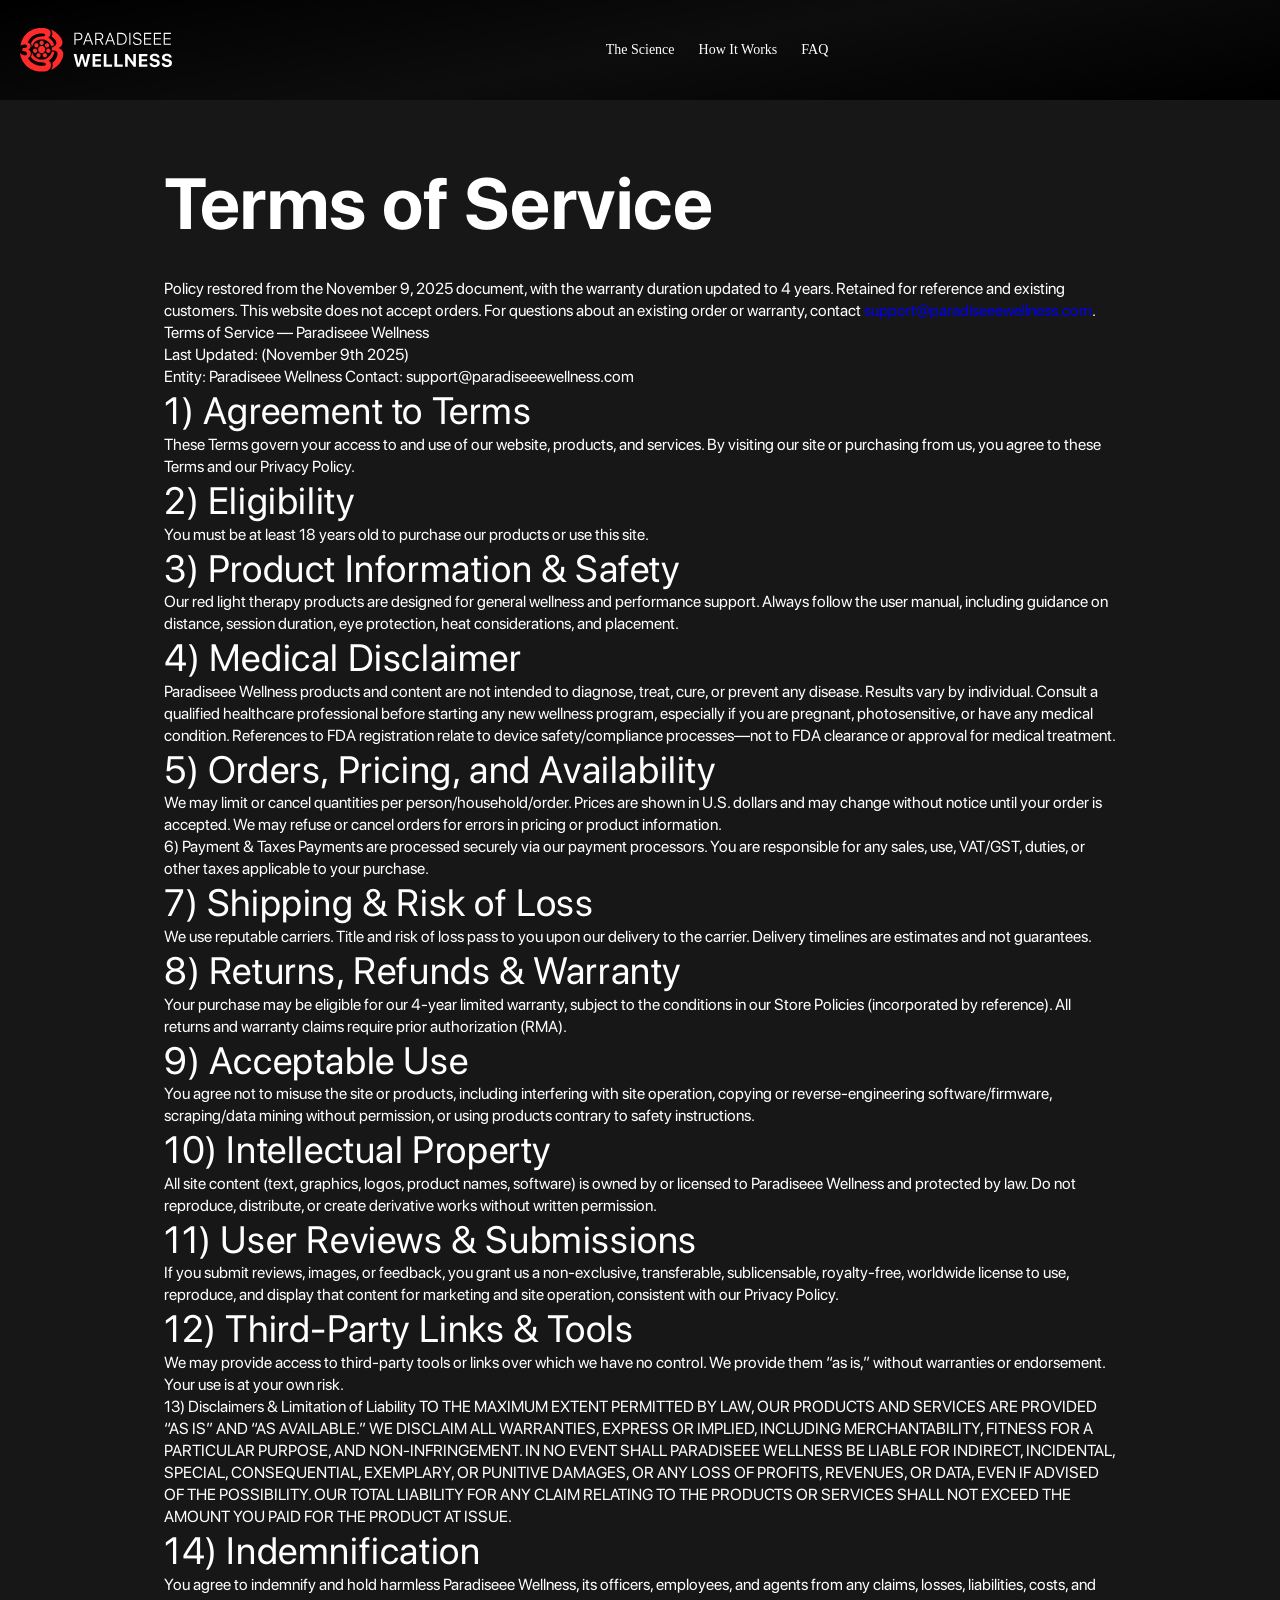
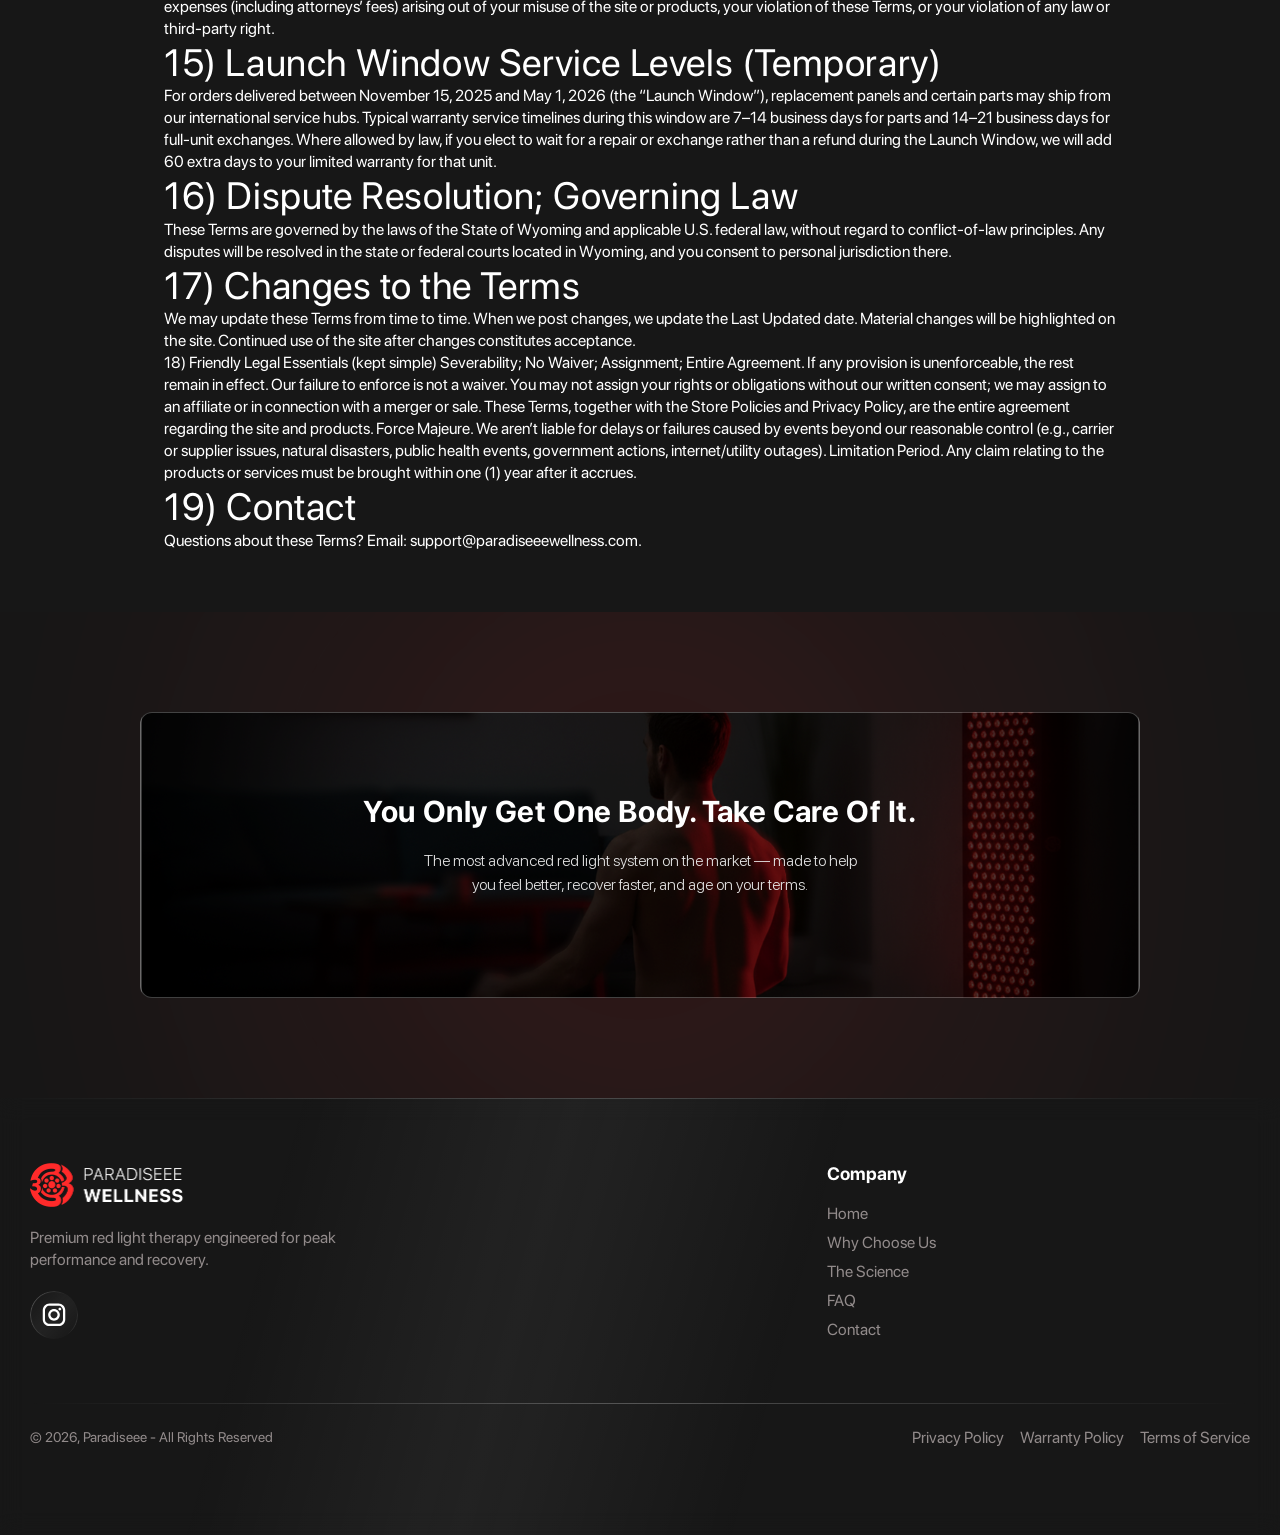
<file: policies/terms-of-service/index.html>
<!DOCTYPE html>
<html lang="en"><head>
<meta charset="utf-8"/>
<meta content="IE=edge" http-equiv="X-UA-Compatible"/>
<meta content="width=device-width,initial-scale=1" name="viewport"/>
<meta content="" name="theme-color"/>
<link href="/media/c8b8f54673-favicon-512.png" rel="icon" type="image/png"/>
<meta content="Explore the Paradiseee RLX 348 PRO red light therapy panel: six wavelengths, per-channel controls, product specifications, research, and support." name="description"/>

<meta content="website" property="og:type"/>

<meta content="Explore the Paradiseee RLX 348 PRO red light therapy panel: six wavelengths, per-channel controls, product specifications, research, and support." property="og:description"/>
<meta content="Paradiseee Wellness" property="og:site_name"/>
<meta content="en" property="og:locale"/><meta content="https://www.paradiseeewellness.com/media/986dd5e4d1-open-graph.webp" property="og:image"/>
<meta content="https://www.paradiseeewellness.com/media/986dd5e4d1-open-graph.webp" property="og:image:secure_url"/>
<meta content="1200" property="og:image:width"/>
<meta content="630" property="og:image:height"/>
<meta content="Pro Red Light Therapy Panel 2026 | 6 Wavelengths | ParadiseeeWellness" property="og:image:alt"/><meta content="summary_large_image" name="twitter:card"/>

<meta content="Explore the Paradiseee RLX 348 PRO red light therapy panel: six wavelengths, per-channel controls, product specifications, research, and support." name="twitter:description"/><meta content="/cdn/shop/files/open-graph.webp?crop=center&amp;height=630&amp;v=1764006100&amp;width=1200" name="twitter:image"/>
<meta content="Pro Red Light Therapy Panel 2026 | 6 Wavelengths | ParadiseeeWellness" name="twitter:image:alt"/>








<meta content="ZGga5tZJXhbz08JjXnRThooK9Ylsdmuafn0cswYWRiI" name="google-site-verification"/>


<meta data-currency="USD" data-environment="production" data-locale="en_US" data-paypal-v4="true" data-shop-id="94164123962" data-venmo-supported="false" id="in-context-paypal-metadata"/>
































<style id="shopify-accelerated-checkout-cart">
        #shopify-buyer-consent {
  margin-top: 1em;
  display: inline-block;
  width: 100%;
}

#shopify-buyer-consent.hidden {
  display: none;
}

#shopify-subscription-policy-button {
  background: none;
  border: none;
  padding: 0;
  text-decoration: underline;
  font-size: inherit;
  cursor: pointer;
}

#shopify-subscription-policy-button::before {
  box-shadow: none;
}

      </style>

<style>
      @font-face {
  font-family: Assistant;
  font-weight: 400;
  font-style: normal;
  font-display: swap;
  src: url("/media/7a2437f47c-assistant_n4.9120912a469cad1cc292572851508ca49d12e768.woff2") format("woff2"),
       url("/media/9ad608c6a8-assistant_n4.6e9875ce64e0fefcd3f4446b7ec9036b3ddd2985.woff") format("woff");
}

      @font-face {
  font-family: Assistant;
  font-weight: 700;
  font-style: normal;
  font-display: swap;
  src: url("/media/f607f1c43f-assistant_n7.bf44452348ec8b8efa3aa3068825305886b1c83c.woff2") format("woff2"),
       url("/media/bf2cc8f269-assistant_n7.0c887fee83f6b3bda822f1150b912c72da0f7b64.woff") format("woff");
}

      
      
      @font-face {
  font-family: Assistant;
  font-weight: 400;
  font-style: normal;
  font-display: swap;
  src: url("/media/7a2437f47c-assistant_n4.9120912a469cad1cc292572851508ca49d12e768.woff2") format("woff2"),
       url("/media/9ad608c6a8-assistant_n4.6e9875ce64e0fefcd3f4446b7ec9036b3ddd2985.woff") format("woff");
}


      
        :root,
        .color-scheme-1 {
          --color-background: 23,23,23;
        
          --gradient-background: #171717;
        

        

        --color-foreground: 249,249,249;
        --color-background-contrast: 151,151,151;
        --color-shadow: 18,18,18;
        --color-button: 162,39,40;
        --color-button-text: 255,255,255;
        --color-secondary-button: 23,23,23;
        --color-secondary-button-text: 53,53,53;
        --color-link: 53,53,53;
        --color-badge-foreground: 249,249,249;
        --color-badge-background: 23,23,23;
        --color-badge-border: 249,249,249;
        --payment-terms-background-color: rgb(23 23 23);
      }
      
        
        .color-scheme-2 {
          --color-background: 0,0,0;
        
          --gradient-background: #000000;
        

        

        --color-foreground: 241,241,241;
        --color-background-contrast: 128,128,128;
        --color-shadow: 18,18,18;
        --color-button: 235,235,235;
        --color-button-text: 0,0,0;
        --color-secondary-button: 0,0,0;
        --color-secondary-button-text: 179,179,179;
        --color-link: 179,179,179;
        --color-badge-foreground: 241,241,241;
        --color-badge-background: 0,0,0;
        --color-badge-border: 241,241,241;
        --payment-terms-background-color: rgb(0 0 0);
      }
      
        
        .color-scheme-3 {
          --color-background: 36,40,51;
        
          --gradient-background: #242833;
        

        

        --color-foreground: 255,255,255;
        --color-background-contrast: 47,52,66;
        --color-shadow: 18,18,18;
        --color-button: 255,255,255;
        --color-button-text: 0,0,0;
        --color-secondary-button: 36,40,51;
        --color-secondary-button-text: 255,255,255;
        --color-link: 255,255,255;
        --color-badge-foreground: 255,255,255;
        --color-badge-background: 36,40,51;
        --color-badge-border: 255,255,255;
        --payment-terms-background-color: rgb(36 40 51);
      }
      
        
        .color-scheme-4 {
          --color-background: 18,18,18;
        
          --gradient-background: #121212;
        

        

        --color-foreground: 255,255,255;
        --color-background-contrast: 146,146,146;
        --color-shadow: 18,18,18;
        --color-button: 255,255,255;
        --color-button-text: 18,18,18;
        --color-secondary-button: 18,18,18;
        --color-secondary-button-text: 255,255,255;
        --color-link: 255,255,255;
        --color-badge-foreground: 255,255,255;
        --color-badge-background: 18,18,18;
        --color-badge-border: 255,255,255;
        --payment-terms-background-color: rgb(18 18 18);
      }
      
        
        .color-scheme-5 {
          --color-background: 51,79,180;
        
          --gradient-background: #334fb4;
        

        

        --color-foreground: 255,255,255;
        --color-background-contrast: 23,35,81;
        --color-shadow: 18,18,18;
        --color-button: 255,255,255;
        --color-button-text: 51,79,180;
        --color-secondary-button: 51,79,180;
        --color-secondary-button-text: 255,255,255;
        --color-link: 255,255,255;
        --color-badge-foreground: 255,255,255;
        --color-badge-background: 51,79,180;
        --color-badge-border: 255,255,255;
        --payment-terms-background-color: rgb(51 79 180);
      }
      
        
        .color-scheme-6e09cfc8-52c3-4ac9-910b-66ae2e5a5f2f {
          --color-background: 0,0,0;
        
          --gradient-background: #000000;
        

        

        --color-foreground: 255,255,255;
        --color-background-contrast: 128,128,128;
        --color-shadow: 255,255,255;
        --color-button: 220,220,220;
        --color-button-text: 0,0,0;
        --color-secondary-button: 0,0,0;
        --color-secondary-button-text: 255,255,255;
        --color-link: 255,255,255;
        --color-badge-foreground: 255,255,255;
        --color-badge-background: 0,0,0;
        --color-badge-border: 255,255,255;
        --payment-terms-background-color: rgb(0 0 0);
      }
      
        
        .color-scheme-497c62c6-5c4b-4790-9236-5e0663be9bba {
          --color-background: 25,25,25;
        
          --gradient-background: #191919;
        

        

        --color-foreground: 233,233,233;
        --color-background-contrast: 153,153,153;
        --color-shadow: 18,18,18;
        --color-button: 18,18,18;
        --color-button-text: 255,255,255;
        --color-secondary-button: 25,25,25;
        --color-secondary-button-text: 18,18,18;
        --color-link: 18,18,18;
        --color-badge-foreground: 233,233,233;
        --color-badge-background: 25,25,25;
        --color-badge-border: 233,233,233;
        --payment-terms-background-color: rgb(25 25 25);
      }
      

      body, .color-scheme-1, .color-scheme-2, .color-scheme-3, .color-scheme-4, .color-scheme-5, .color-scheme-6e09cfc8-52c3-4ac9-910b-66ae2e5a5f2f, .color-scheme-497c62c6-5c4b-4790-9236-5e0663be9bba {
        color: rgba(var(--color-foreground));
        background-color: rgb(var(--color-background));
      }

      :root {
        --font-body-family: Assistant, sans-serif;
        --font-body-style: normal;
        --font-body-weight: 400;
        --font-body-weight-bold: 700;

        --font-heading-family: Assistant, sans-serif;
        --font-heading-style: normal;
        --font-heading-weight: 400;

        --font-body-scale: 1.0;
        --font-heading-scale: 1.0;

        --media-padding: px;
        --media-border-opacity: 0.05;
        --media-border-width: 1px;
        --media-radius: 0px;
        --media-shadow-opacity: 0.0;
        --media-shadow-horizontal-offset: 0px;
        --media-shadow-vertical-offset: 4px;
        --media-shadow-blur-radius: 5px;
        --media-shadow-visible: 0;

        --page-width: 120rem;
        --page-width-margin: 0rem;

        --product-card-image-padding: 0.0rem;
        --product-card-corner-radius: 1.2rem;
        --product-card-text-alignment: left;
        --product-card-border-width: 0.0rem;
        --product-card-border-opacity: 0.1;
        --product-card-shadow-opacity: 0.0;
        --product-card-shadow-visible: 0;
        --product-card-shadow-horizontal-offset: 0.0rem;
        --product-card-shadow-vertical-offset: 0.4rem;
        --product-card-shadow-blur-radius: 0.5rem;

        --collection-card-image-padding: 0.0rem;
        --collection-card-corner-radius: 0.0rem;
        --collection-card-text-alignment: left;
        --collection-card-border-width: 0.0rem;
        --collection-card-border-opacity: 0.1;
        --collection-card-shadow-opacity: 0.0;
        --collection-card-shadow-visible: 0;
        --collection-card-shadow-horizontal-offset: 0.0rem;
        --collection-card-shadow-vertical-offset: 0.4rem;
        --collection-card-shadow-blur-radius: 0.5rem;

        --blog-card-image-padding: 0.0rem;
        --blog-card-corner-radius: 0.0rem;
        --blog-card-text-alignment: left;
        --blog-card-border-width: 0.0rem;
        --blog-card-border-opacity: 0.1;
        --blog-card-shadow-opacity: 0.0;
        --blog-card-shadow-visible: 0;
        --blog-card-shadow-horizontal-offset: 0.0rem;
        --blog-card-shadow-vertical-offset: 0.4rem;
        --blog-card-shadow-blur-radius: 0.5rem;

        --badge-corner-radius: 4.0rem;

        --popup-border-width: 1px;
        --popup-border-opacity: 0.1;
        --popup-corner-radius: 0px;
        --popup-shadow-opacity: 0.05;
        --popup-shadow-horizontal-offset: 0px;
        --popup-shadow-vertical-offset: 4px;
        --popup-shadow-blur-radius: 5px;

        --drawer-border-width: 1px;
        --drawer-border-opacity: 0.1;
        --drawer-shadow-opacity: 0.0;
        --drawer-shadow-horizontal-offset: 0px;
        --drawer-shadow-vertical-offset: 4px;
        --drawer-shadow-blur-radius: 5px;

        --spacing-sections-desktop: 0px;
        --spacing-sections-mobile: 0px;

        --grid-desktop-vertical-spacing: 8px;
        --grid-desktop-horizontal-spacing: 8px;
        --grid-mobile-vertical-spacing: 4px;
        --grid-mobile-horizontal-spacing: 4px;

        --text-boxes-border-opacity: 0.1;
        --text-boxes-border-width: 0px;
        --text-boxes-radius: 0px;
        --text-boxes-shadow-opacity: 0.0;
        --text-boxes-shadow-visible: 0;
        --text-boxes-shadow-horizontal-offset: 0px;
        --text-boxes-shadow-vertical-offset: 4px;
        --text-boxes-shadow-blur-radius: 5px;

        --buttons-radius: 40px;
        --buttons-radius-outset: 41px;
        --buttons-border-width: 1px;
        --buttons-border-opacity: 1.0;
        --buttons-shadow-opacity: 0.0;
        --buttons-shadow-visible: 0;
        --buttons-shadow-horizontal-offset: 0px;
        --buttons-shadow-vertical-offset: 4px;
        --buttons-shadow-blur-radius: 5px;
        --buttons-border-offset: 0.3px;

        --inputs-radius: 12px;
        --inputs-border-width: 1px;
        --inputs-border-opacity: 0.55;
        --inputs-shadow-opacity: 0.0;
        --inputs-shadow-horizontal-offset: 0px;
        --inputs-margin-offset: 0px;
        --inputs-shadow-vertical-offset: 4px;
        --inputs-shadow-blur-radius: 5px;
        --inputs-radius-outset: 13px;

        --variant-pills-radius: 40px;
        --variant-pills-border-width: 1px;
        --variant-pills-border-opacity: 0.55;
        --variant-pills-shadow-opacity: 0.0;
        --variant-pills-shadow-horizontal-offset: 0px;
        --variant-pills-shadow-vertical-offset: 4px;
        --variant-pills-shadow-blur-radius: 5px;
      }

      *,
      *::before,
      *::after {
        box-sizing: inherit;
      }

      html {
        box-sizing: border-box;
        font-size: calc(var(--font-body-scale) * 62.5%);
        height: 100%;
      }

      body {
        display: grid;
        grid-template-rows: auto auto 1fr auto;
        grid-template-columns: 100%;
        min-height: 100%;
        margin: 0;
        font-size: 1.5rem;
        font-family: var(--font-body-family);
        font-style: var(--font-body-style);
        font-weight: var(--font-body-weight);
        overflow-x: hidden;
      }

      @media screen and (min-width: 750px) {
        body {
          font-size: 1.6rem;
        }
      }
    </style>
<link href="/assets/base.css" rel="stylesheet"/>
<link href="/assets/theme-bundle.css" rel="stylesheet"/>
<link href="/assets/theme-bundle.css" rel="stylesheet" type="text/css">






<link href="/assets/component-price.css" rel="stylesheet"/>



<link as="font" crossorigin="" href="/media/7a2437f47c-assistant_n4.9120912a469cad1cc292572851508ca49d12e768.woff2" rel="preload" type="font/woff2"/>
<link as="font" crossorigin="" href="/media/7a2437f47c-assistant_n4.9120912a469cad1cc292572851508ca49d12e768.woff2" rel="preload" type="font/woff2"/>
</link><title>Terms of Service | Paradiseee Wellness</title><link href="https://www.paradiseeewellness.com/policies/terms-of-service" rel="canonical"/><link href="/assets/standalone.css" rel="stylesheet"/><script defer="" src="/assets/standalone.js"></script><meta content="Terms of Service | Paradiseee Wellness" property="og:title"/><meta content="https://www.paradiseeewellness.com/policies/terms-of-service" property="og:url"/><meta content="Terms of Service | Paradiseee Wellness" name="twitter:title"/></head><body class="gradient"><a class="skip-to-content-link button visually-hidden" href="#MainContent">Skip to content</a><header>

<nav aria-label="Main navigation" class="navbar">
<div class="container">
<div class="navbar-wrapper">
<a aria-label="Paradiseee Wellness" class="navbar-logo" href="/"><img alt="Paradiseee Wellness" class="logo" height="114" loading="eager" src="/media/0df0839641-Frame_1707482429.svg" width="400"/>
</a>
<div class="nav-link-wrapper">
<button aria-label="Close menu" class="mobile-menu-close-window-btn" type="button"></button>
<div class="nav-link-wrapper-inner">
<div class="mobile-side-bar-top">
<button aria-label="Close menu" class="mobile-menu-btn ham-menu" type="button">
<span></span>
<span></span>
<span></span>
</button>
<a aria-label="Paradiseee Wellness" class="navbar-logo" href="/"><img alt="Paradiseee Wellness" class="logo" height="114" loading="eager" src="/media/0df0839641-Frame_1707482429.svg" width="400"/>
</a>
</div>
<ul class="nav-links">
<li class="nav-link">
<a class="nav-link-text for__The Science" href="/pages/the-real-science">The Science</a>
</li>
<li class="nav-link">
<a class="nav-link-text for__How It Works" href="/#how-it-works">How It Works</a>
</li>
<li class="nav-link">
<a class="nav-link-text for__FAQ" href="/#FAQ">FAQ</a>
</li>
</ul>
<ul class="nav-icons mabile-nav-icons">
<li>
<a aria-label="Follow us on Instagram" href="https://www.instagram.com/paradiseeewellness_official">
<svg fill="none" height="23" viewbox="0 0 24 23" width="24" xmlns="http://www.w3.org/2000/svg">
<path d="M16.5468 0.369141H7.4521C5.67504 0.371229 3.97138 1.07817 2.71491 2.33485C1.45844 3.59153 0.75179 5.29531 0.75 7.07237L0.75 16.167C0.752088 17.9441 1.45903 19.6478 2.71571 20.9042C3.97239 22.1607 5.67617 22.8674 7.45323 22.8691H16.5479C18.325 22.8671 20.0286 22.1601 21.2851 20.9034C22.5416 19.6468 23.2482 17.943 23.25 16.1659V7.07124C23.2479 5.29418 22.541 3.59052 21.2843 2.33405C20.0276 1.07758 18.3238 0.37093 16.5468 0.369141V0.369141ZM20.987 16.1659C20.987 16.749 20.8722 17.3264 20.649 17.8651C20.4259 18.4038 20.0988 18.8933 19.6865 19.3057C19.2742 19.718 18.7847 20.045 18.246 20.2682C17.7073 20.4913 17.1299 20.6062 16.5468 20.6062H7.4521C6.27467 20.6059 5.14556 20.1379 4.31309 19.3053C3.48062 18.4726 3.01296 17.3433 3.01296 16.1659V7.07124C3.01326 5.89381 3.4812 4.7647 4.31388 3.93223C5.14656 3.09976 6.27579 2.6321 7.45323 2.6321H16.5479C17.7253 2.6324 18.8544 3.10034 19.6869 3.93302C20.5194 4.7657 20.987 5.89493 20.987 7.07237V16.167V16.1659Z" fill="#FF2A2A"></path>
<path d="M11.9991 5.80078C10.4567 5.80317 8.97826 6.41699 7.88776 7.5077C6.79727 8.59841 6.18373 10.077 6.18164 11.6193C6.18343 13.1621 6.79699 14.6411 7.88776 15.7321C8.97854 16.8231 10.4575 17.4369 12.0002 17.439C13.5431 17.4372 15.0223 16.8235 16.1134 15.7325C17.2044 14.6415 17.8181 13.1623 17.8199 11.6193C17.8175 10.0766 17.2034 8.5978 16.1122 7.50724C15.021 6.41668 13.5418 5.8034 11.9991 5.80191V5.80078ZM11.9991 15.1761C11.0561 15.1761 10.1517 14.8015 9.48488 14.1347C8.81808 13.4678 8.44347 12.5635 8.44347 11.6205C8.44347 10.6775 8.81808 9.77308 9.48488 9.10628C10.1517 8.43947 11.0561 8.06487 11.9991 8.06487C12.9421 8.06487 13.8465 8.43947 14.5133 9.10628C15.1801 9.77308 15.5547 10.6775 15.5547 11.6205C15.5547 12.5635 15.1801 13.4678 14.5133 14.1347C13.8465 14.8015 12.9421 15.1761 11.9991 15.1761Z" fill="#FF2A2A"></path>
<path d="M17.8296 7.23832C18.5995 7.23832 19.2237 6.61418 19.2237 5.84426C19.2237 5.07434 18.5995 4.4502 17.8296 4.4502C17.0597 4.4502 16.4355 5.07434 16.4355 5.84426C16.4355 6.61418 17.0597 7.23832 17.8296 7.23832Z" fill="#FF2A2A"></path>
</svg>
</a>
</li>
</ul>
</div>
</div>
<div class="nav-icon-and-btn">
<button aria-expanded="false" aria-label="Open menu" class="mobile-menu-btn ham-menu" type="button">
<span></span>
<span></span>
<span></span>
</button>

</div>
</div>
</div>
</nav>

</header><main id="MainContent"><section class="standalone-page"><h1>Terms of Service</h1><p class="policy-note">Policy restored from the November 9, 2025 document, with the warranty duration updated to 4 years. Retained for reference and existing customers. This website does not accept orders. For questions about an existing order or warranty, contact <a href="mailto:support@paradiseeewellness.com">support@paradiseeewellness.com</a>.</p><p>Terms of Service — Paradiseee Wellness</p><p>Last Updated: (November 9th 2025)</p><p>Entity: Paradiseee Wellness Contact: support@paradiseeewellness.com</p><h2>1) Agreement to Terms</h2><p>These Terms govern your access to and use of our website, products, and services. By visiting our site or purchasing from us, you agree to these Terms and our Privacy Policy.</p><h2>2) Eligibility</h2><p>You must be at least 18 years old to purchase our products or use this site.</p><h2>3) Product Information &amp; Safety</h2><p>Our red light therapy products are designed for general wellness and performance support. Always follow the user manual, including guidance on distance, session duration, eye protection, heat considerations, and placement.</p><h2>4) Medical Disclaimer</h2><p>Paradiseee Wellness products and content are not intended to diagnose, treat, cure, or prevent any disease. Results vary by individual. Consult a qualified healthcare professional before starting any new wellness program, especially if you are pregnant, photosensitive, or have any medical condition. References to FDA registration relate to device safety/compliance processes—not to FDA clearance or approval for medical treatment.</p><h2>5) Orders, Pricing, and Availability</h2><p>We may limit or cancel quantities per person/household/order. Prices are shown in U.S. dollars and may change without notice until your order is accepted. We may refuse or cancel orders for errors in pricing or product information.</p><p>6) Payment &amp; Taxes Payments are processed securely via our payment processors. You are responsible for any sales, use, VAT/GST, duties, or other taxes applicable to your purchase.</p><h2>7) Shipping &amp; Risk of Loss</h2><p>We use reputable carriers. Title and risk of loss pass to you upon our delivery to the carrier. Delivery timelines are estimates and not guarantees.</p><h2>8) Returns, Refunds &amp; Warranty</h2><p>Your purchase may be eligible for our 4-year limited warranty, subject to the conditions in our Store Policies (incorporated by reference). All returns and warranty claims require prior authorization (RMA).</p><h2>9) Acceptable Use</h2><p>You agree not to misuse the site or products, including interfering with site operation, copying or reverse-engineering software/firmware, scraping/data mining without permission, or using products contrary to safety instructions.</p><h2>10) Intellectual Property</h2><p>All site content (text, graphics, logos, product names, software) is owned by or licensed to Paradiseee Wellness and protected by law. Do not reproduce, distribute, or create derivative works without written permission.</p><h2>11) User Reviews &amp; Submissions</h2><p>If you submit reviews, images, or feedback, you grant us a non-exclusive, transferable, sublicensable, royalty-free, worldwide license to use, reproduce, and display that content for marketing and site operation, consistent with our Privacy Policy.</p><h2>12) Third-Party Links &amp; Tools</h2><p>We may provide access to third-party tools or links over which we have no control. We provide them “as is,” without warranties or endorsement. Your use is at your own risk.</p><p>13) Disclaimers &amp; Limitation of Liability TO THE MAXIMUM EXTENT PERMITTED BY LAW, OUR PRODUCTS AND SERVICES ARE PROVIDED “AS IS” AND “AS AVAILABLE.” WE DISCLAIM ALL WARRANTIES, EXPRESS OR IMPLIED, INCLUDING MERCHANTABILITY, FITNESS FOR A PARTICULAR PURPOSE, AND NON-INFRINGEMENT. IN NO EVENT SHALL PARADISEEE WELLNESS BE LIABLE FOR INDIRECT, INCIDENTAL, SPECIAL, CONSEQUENTIAL, EXEMPLARY, OR PUNITIVE DAMAGES, OR ANY LOSS OF PROFITS, REVENUES, OR DATA, EVEN IF ADVISED OF THE POSSIBILITY. OUR TOTAL LIABILITY FOR ANY CLAIM RELATING TO THE PRODUCTS OR SERVICES SHALL NOT EXCEED THE AMOUNT YOU PAID FOR THE PRODUCT AT ISSUE.</p><h2>14) Indemnification</h2><p>You agree to indemnify and hold harmless Paradiseee Wellness, its officers, employees, and agents from any claims, losses, liabilities, costs, and expenses (including attorneys’ fees) arising out of your misuse of the site or products, your violation of these Terms, or your violation of any law or third-party right.</p><h2>15) Launch Window Service Levels (Temporary)</h2><p>For orders delivered between November 15, 2025 and May 1, 2026 (the “Launch Window”), replacement panels and certain parts may ship from our international service hubs. Typical warranty service timelines during this window are 7–14 business days for parts and 14–21 business days for full-unit exchanges. Where allowed by law, if you elect to wait for a repair or exchange rather than a refund during the Launch Window, we will add 60 extra days to your limited warranty for that unit.</p><h2>16) Dispute Resolution; Governing Law</h2><p>These Terms are governed by the laws of the State of Wyoming and applicable U.S. federal law, without regard to conflict-of-law principles. Any disputes will be resolved in the state or federal courts located in Wyoming, and you consent to personal jurisdiction there.</p><h2>17) Changes to the Terms</h2><p>We may update these Terms from time to time. When we post changes, we update the Last Updated date. Material changes will be highlighted on the site. Continued use of the site after changes constitutes acceptance.</p><p>18) Friendly Legal Essentials (kept simple) Severability; No Waiver; Assignment; Entire Agreement. If any provision is unenforceable, the rest remain in effect. Our failure to enforce is not a waiver. You may not assign your rights or obligations without our written consent; we may assign to an affiliate or in connection with a merger or sale. These Terms, together with the Store Policies and Privacy Policy, are the entire agreement regarding the site and products. Force Majeure. We aren’t liable for delays or failures caused by events beyond our reasonable control (e.g., carrier or supplier issues, natural disasters, public health events, government actions, internet/utility outages). Limitation Period. Any claim relating to the products or services must be brought within one (1) year after it accrues.</p><h2>19) Contact</h2><p>Questions about these Terms? Email: support@paradiseeewellness.com.</p></section></main><div class="recovery_csrt">
<div class="section-glow-center">
<img alt="" aria-hidden="true" loading="lazy" src="/assets/red-glow.svg"/>
</div>
<div class="red-light-recovery" style='background-image: url("/media/2ebc6d294c-Frame_1707482454.png");'>
<div class="content_vsrt">
<h2>You Only Get One Body. Take Care Of It.</h2>
<p>The most advanced red light system on the market — made to help you feel better, recover faster, and age on your terms.</p>
</div>

</div>
</div>
<style>
  .recovery_csrt {
    padding: 100px 0px;
    position: relative;
    overflow: hidden;
}
.red-light-recovery {
    background-size: cover;
    background-position: center;
    color: white;
    padding: 80px 40px;
    max-width: 1000px;
    margin: 0 auto;
    border-radius: 12px;
    text-align: center;
    position: relative;
    z-index: 1;
    border: 1px solid hsl(0deg 0% 100% / 25%);
    display: flex;
    flex-direction: column;
    align-items: center;
    justify-content: center;

}


.red-light-recovery .review {
    background-color: #222222;
    display: inline-flex;
    padding: 5px 12px;
    border-radius: 5px;
    margin-bottom: 20px;
    color: #E9E9EA;
}

.red-light-recovery .content_vsrt {
display: flex;
    flex-direction: column;
    align-items: center;
    justify-content: center;
    text-align: center;
        margin-bottom: 20px;
}
.red-light-recovery h2 {
          font-family: "SF-Pro", sans-serif;
    font-weight: 900;
    font-size: 30px;
    line-height: 120%;
    letter-spacing: 0%;
    text-align: center;
    text-transform: capitalize;
}
.red-light-recovery p {
    font-weight: 300;
    line-height: 150%;
    max-width: 450px;
    color: #e3e3e3;
    max-width: 450px;
    margin-top: 20px;
    text-align: center;
}
.btn-buy {
    background-color: #DCDCDC;
    border: 1px solid #fff;
    padding: 10px 26px;
    border-radius: 20px;
    font-weight: 700;
    cursor: pointer;
    font-size: 14px;
    color: #2d2d2d;
    transition: all 0.3s ease;
}
.btn-buy:hover {
  box-shadow: 0 0 20px 0 rgba(255, 255, 255, 0.3);
  transform: translateY(-2px);
}
.review img {
    height: 12px;
    width: 72px;
    margin-right: 12px;
}
    </style>
<footer class="section footer-section" role="contentinfo">
<div class="container">
<div class="footer-items">
<div class="footer-item">
<a aria-label="Paradiseee Wellness" class="footer-logo" href="/">
<img alt="Paradiseee Wellness" class="footer_logo" height="88" loading="lazy" src="/media/484eba25bd-footer-logo.png" width="309"/>
</a>
<p class="footer-text">Premium red light therapy engineered for peak performance and recovery.</p>
<ul class="nav-icons">
<li>
<a aria-label="Follow us on Instagram" href="https://www.instagram.com/paradiseeewellness_official" rel="noopener" target="_blank">
<span class="icon-links-item-border"></span>
<svg aria-hidden="true" fill="none" focusable="false" height="24" viewbox="0 0 24 24" width="24" xmlns="http://www.w3.org/2000/svg">
<path d="M16.5468 0.607422H7.4521C5.67504 0.60951 3.97138 1.31645 2.71491 2.57313C1.45844 3.82981 0.75179 5.53359 0.75 7.31065L0.75 16.4053C0.752088 18.1824 1.45903 19.886 2.71571 21.1425C3.97239 22.399 5.67617 23.1056 7.45323 23.1074H16.5479C18.325 23.1053 20.0286 22.3984 21.2851 21.1417C22.5416 19.885 23.2482 18.1813 23.25 16.4042V7.30953C23.2479 5.53246 22.541 3.8288 21.2843 2.57233C20.0276 1.31586 18.3238 0.609211 16.5468 0.607422V0.607422ZM20.987 16.4042C20.987 16.9873 20.8722 17.5647 20.649 18.1034C20.4259 18.6421 20.0988 19.1316 19.6865 19.5439C19.2742 19.9563 18.7847 20.2833 18.246 20.5065C17.7073 20.7296 17.1299 20.8445 16.5468 20.8445H7.4521C6.27467 20.8442 5.14556 20.3762 4.31309 19.5435C3.48062 18.7109 3.01296 17.5816 3.01296 16.4042V7.30953C3.01326 6.13209 3.4812 5.00298 4.31388 4.17051C5.14656 3.33804 6.27579 2.87038 7.45323 2.87038H16.5479C17.7253 2.87068 18.8544 3.33863 19.6869 4.17131C20.5194 5.00399 20.987 6.13321 20.987 7.31065V16.4053V16.4042Z" fill="white"></path>
<path d="M11.9991 6.03906C10.4567 6.04145 8.97826 6.65527 7.88776 7.74598C6.79727 8.83669 6.18373 10.3153 6.18164 11.8576C6.18343 13.4004 6.79699 14.8794 7.88776 15.9704C8.97854 17.0614 10.4575 17.6752 12.0002 17.6773C13.5431 17.6755 15.0223 17.0618 16.1134 15.9708C17.2044 14.8798 17.8181 13.4005 17.8199 11.8576C17.8175 10.3149 17.2034 8.83608 16.1122 7.74552C15.021 6.65496 13.5418 6.04168 11.9991 6.04019V6.03906ZM11.9991 15.4143C11.0561 15.4143 10.1517 15.0397 9.48488 14.3729C8.81808 13.7061 8.44347 12.8017 8.44347 11.8587C8.44347 10.9157 8.81808 10.0114 9.48488 9.34456C10.1517 8.67776 11.0561 8.30315 11.9991 8.30315C12.9421 8.30315 13.8465 8.67776 14.5133 9.34456C15.1801 10.0114 15.5547 10.9157 15.5547 11.8587C15.5547 12.8017 15.1801 13.7061 14.5133 14.3729C13.8465 15.0397 12.9421 15.4143 11.9991 15.4143Z" fill="white"></path>
<path d="M17.8296 7.47661C18.5995 7.47661 19.2237 6.85246 19.2237 6.08254C19.2237 5.31262 18.5995 4.68848 17.8296 4.68848C17.0597 4.68848 16.4355 5.31262 16.4355 6.08254C16.4355 6.85246 17.0597 7.47661 17.8296 7.47661Z" fill="white"></path>
</svg>
</a>
</li>
</ul>
</div>
<div class="footer-item">
<h6 class="footer-item-title">Company</h6>
<ul class="footer-links">
<li class="vgy-Home">
<a href="/#">Home</a>
</li>
<li class="vgy-Why Choose Us">
<a href="/#compare">Why Choose Us</a>
</li>
<li class="vgy-The Science">
<a href="/pages/the-real-science">The Science</a>
</li>
<li class="vgy-FAQ">
<a href="/#FAQ">FAQ</a>
</li>
<li><a href="/pages/contact">Contact</a></li></ul>
</div>

</div>
<div class="copyright">
<p class="copyright-text">© 2026, Paradiseee - All Rights Reserved</p>
<ul>
<li><a href="/policies/privacy-policy">Privacy Policy</a></li>

<li><a href="/pages/warranty-policy">Warranty Policy</a></li>

<li><a href="/policies/terms-of-service">Terms of Service</a></li>
</ul>
</div>
</div>
</footer></body></html>
</file>
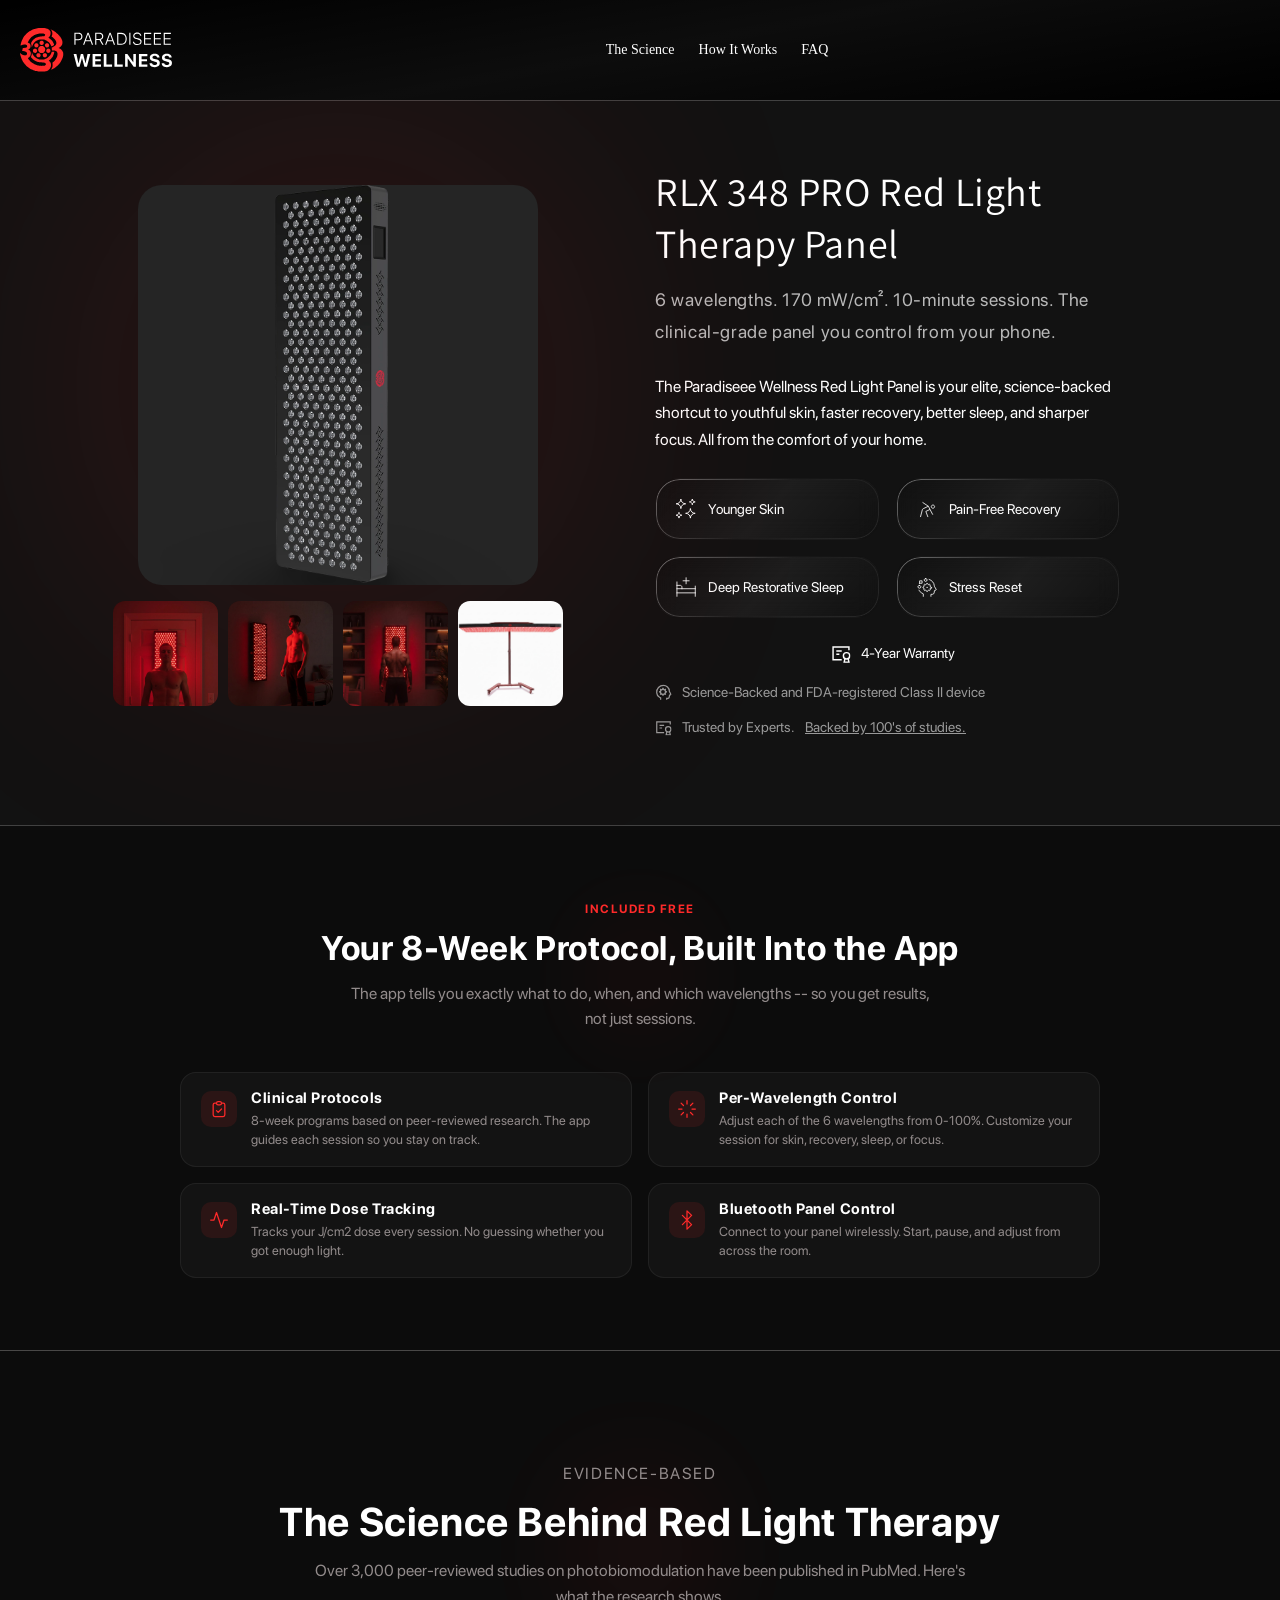
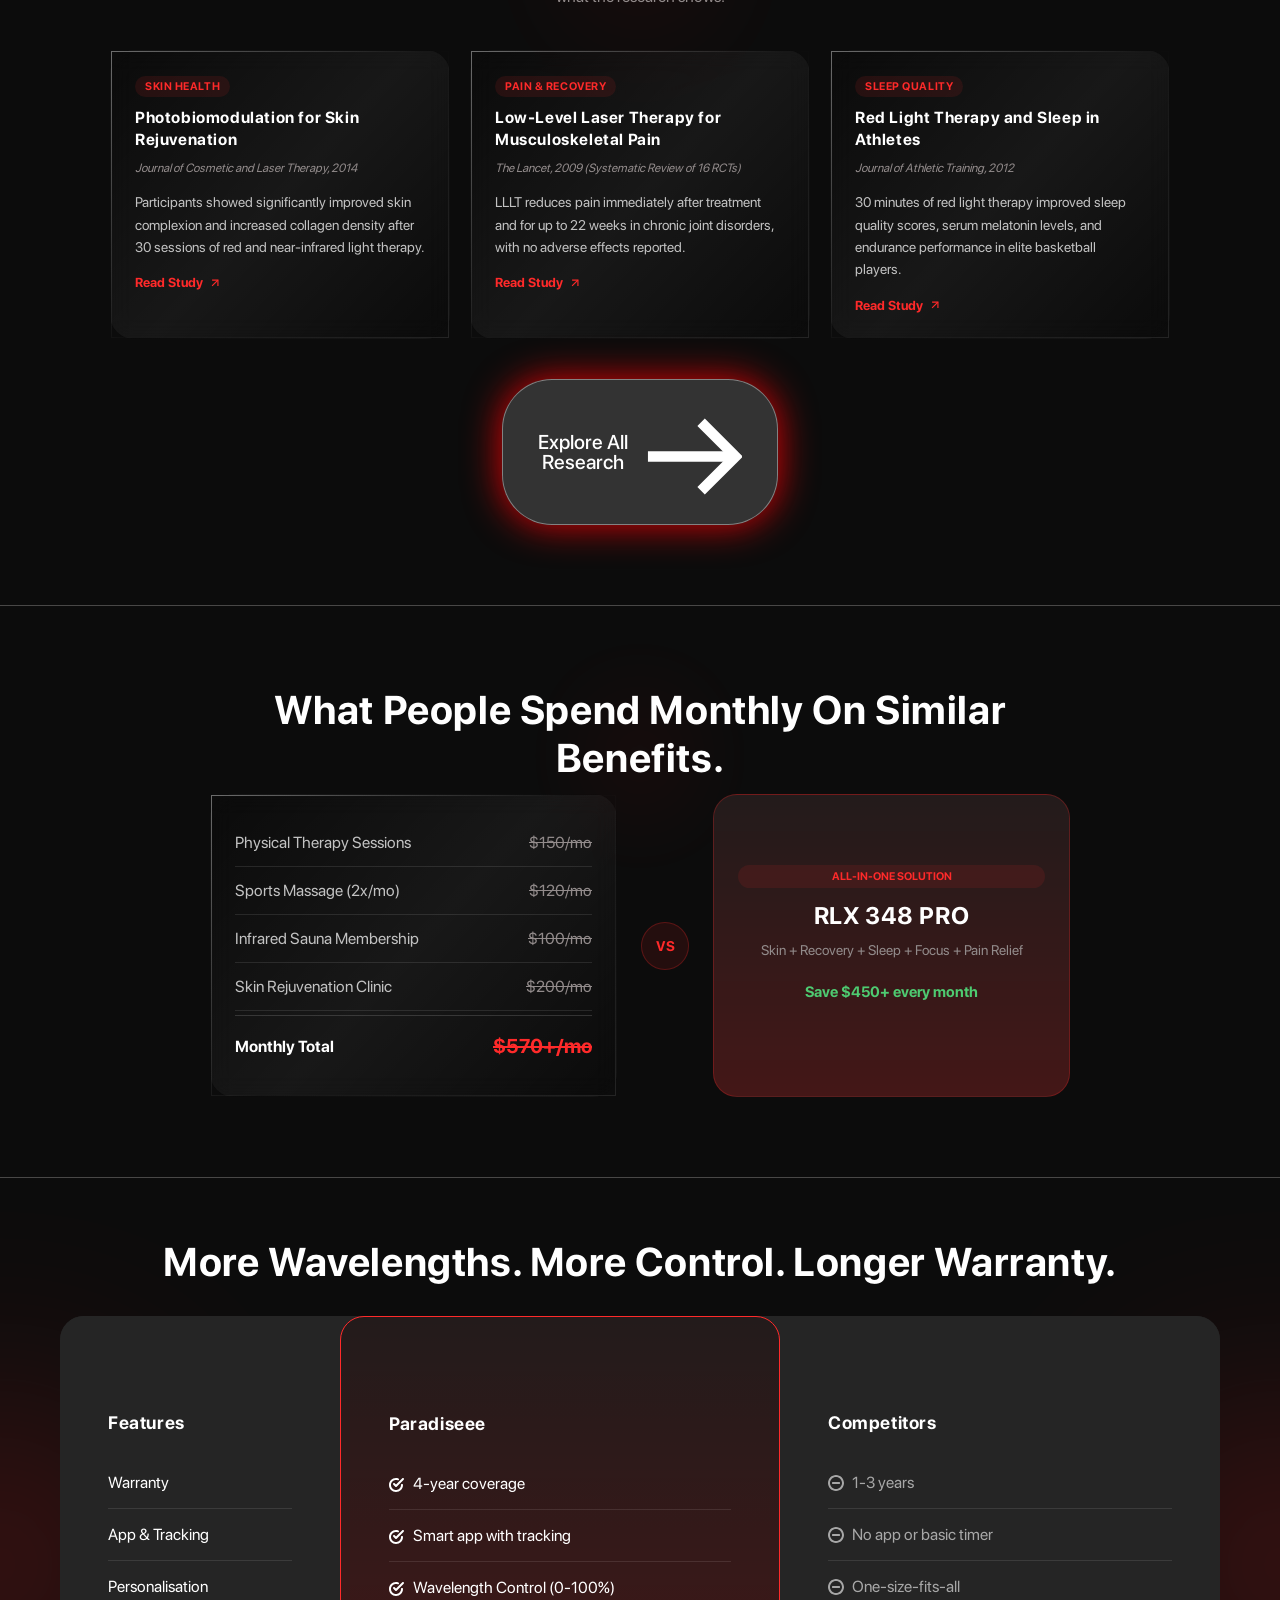
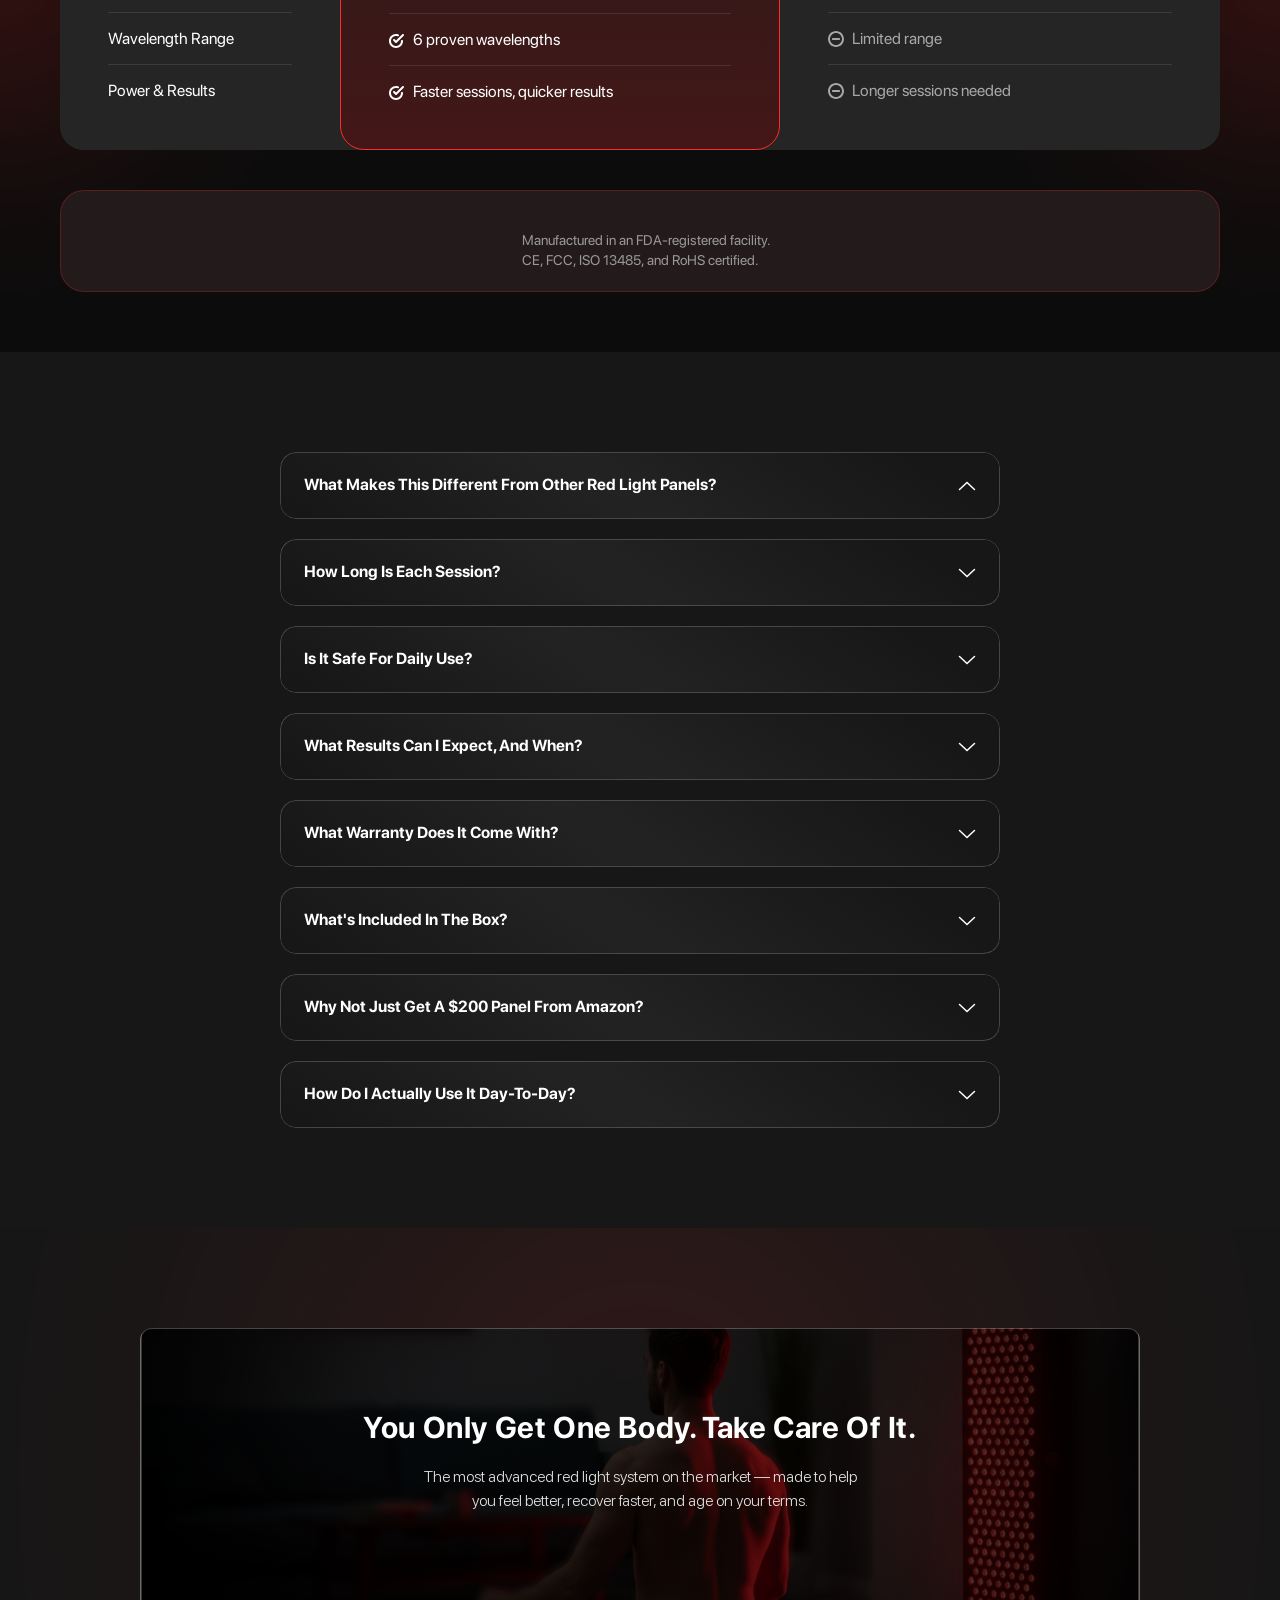
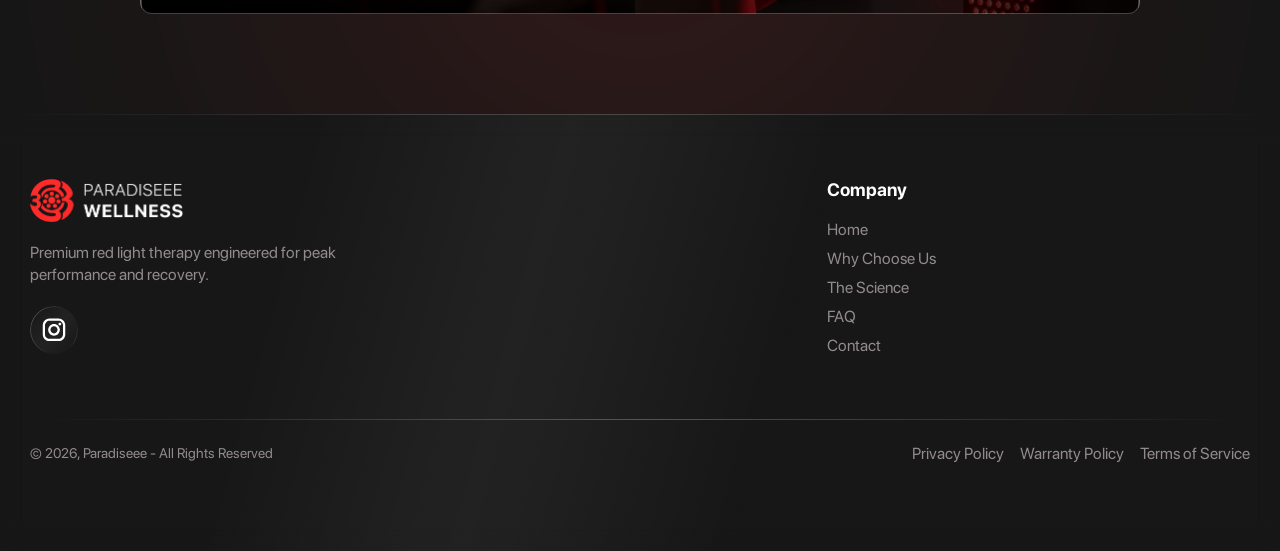
<file: products/pro-red-light-therapy-panel/index.html>
<!DOCTYPE html>
<html lang="en"><head>
<meta charset="utf-8"/>
<meta content="IE=edge" http-equiv="X-UA-Compatible"/>
<meta content="width=device-width,initial-scale=1" name="viewport"/>
<meta content="" name="theme-color"/>
<link href="/media/c8b8f54673-favicon-512.png" rel="icon" type="image/png"/>
<meta content="Explore the Paradiseee RLX 348 PRO red light therapy panel: six wavelengths, per-channel controls, product specifications, research, and support." name="description"/>

<meta content="website" property="og:type"/>

<meta content="Explore the Paradiseee RLX 348 PRO red light therapy panel: six wavelengths, per-channel controls, product specifications, research, and support." property="og:description"/>
<meta content="Paradiseee Wellness" property="og:site_name"/>
<meta content="en" property="og:locale"/><meta content="https://www.paradiseeewellness.com/media/986dd5e4d1-open-graph.webp" property="og:image"/>
<meta content="https://www.paradiseeewellness.com/media/986dd5e4d1-open-graph.webp" property="og:image:secure_url"/>
<meta content="1200" property="og:image:width"/>
<meta content="630" property="og:image:height"/>
<meta content="Pro Red Light Therapy Panel 2026 | 6 Wavelengths | ParadiseeeWellness" property="og:image:alt"/><meta content="summary_large_image" name="twitter:card"/>

<meta content="Explore the Paradiseee RLX 348 PRO red light therapy panel: six wavelengths, per-channel controls, product specifications, research, and support." name="twitter:description"/><meta content="/cdn/shop/files/open-graph.webp?crop=center&amp;height=630&amp;v=1764006100&amp;width=1200" name="twitter:image"/>
<meta content="Pro Red Light Therapy Panel 2026 | 6 Wavelengths | ParadiseeeWellness" name="twitter:image:alt"/>








<meta content="ZGga5tZJXhbz08JjXnRThooK9Ylsdmuafn0cswYWRiI" name="google-site-verification"/>


<meta data-currency="USD" data-environment="production" data-locale="en_US" data-paypal-v4="true" data-shop-id="94164123962" data-venmo-supported="false" id="in-context-paypal-metadata"/>
































<style id="shopify-accelerated-checkout-cart">
        #shopify-buyer-consent {
  margin-top: 1em;
  display: inline-block;
  width: 100%;
}

#shopify-buyer-consent.hidden {
  display: none;
}

#shopify-subscription-policy-button {
  background: none;
  border: none;
  padding: 0;
  text-decoration: underline;
  font-size: inherit;
  cursor: pointer;
}

#shopify-subscription-policy-button::before {
  box-shadow: none;
}

      </style>

<style>
      @font-face {
  font-family: Assistant;
  font-weight: 400;
  font-style: normal;
  font-display: swap;
  src: url("/media/7a2437f47c-assistant_n4.9120912a469cad1cc292572851508ca49d12e768.woff2") format("woff2"),
       url("/media/9ad608c6a8-assistant_n4.6e9875ce64e0fefcd3f4446b7ec9036b3ddd2985.woff") format("woff");
}

      @font-face {
  font-family: Assistant;
  font-weight: 700;
  font-style: normal;
  font-display: swap;
  src: url("/media/f607f1c43f-assistant_n7.bf44452348ec8b8efa3aa3068825305886b1c83c.woff2") format("woff2"),
       url("/media/bf2cc8f269-assistant_n7.0c887fee83f6b3bda822f1150b912c72da0f7b64.woff") format("woff");
}

      
      
      @font-face {
  font-family: Assistant;
  font-weight: 400;
  font-style: normal;
  font-display: swap;
  src: url("/media/7a2437f47c-assistant_n4.9120912a469cad1cc292572851508ca49d12e768.woff2") format("woff2"),
       url("/media/9ad608c6a8-assistant_n4.6e9875ce64e0fefcd3f4446b7ec9036b3ddd2985.woff") format("woff");
}


      
        :root,
        .color-scheme-1 {
          --color-background: 23,23,23;
        
          --gradient-background: #171717;
        

        

        --color-foreground: 249,249,249;
        --color-background-contrast: 151,151,151;
        --color-shadow: 18,18,18;
        --color-button: 162,39,40;
        --color-button-text: 255,255,255;
        --color-secondary-button: 23,23,23;
        --color-secondary-button-text: 53,53,53;
        --color-link: 53,53,53;
        --color-badge-foreground: 249,249,249;
        --color-badge-background: 23,23,23;
        --color-badge-border: 249,249,249;
        --payment-terms-background-color: rgb(23 23 23);
      }
      
        
        .color-scheme-2 {
          --color-background: 0,0,0;
        
          --gradient-background: #000000;
        

        

        --color-foreground: 241,241,241;
        --color-background-contrast: 128,128,128;
        --color-shadow: 18,18,18;
        --color-button: 235,235,235;
        --color-button-text: 0,0,0;
        --color-secondary-button: 0,0,0;
        --color-secondary-button-text: 179,179,179;
        --color-link: 179,179,179;
        --color-badge-foreground: 241,241,241;
        --color-badge-background: 0,0,0;
        --color-badge-border: 241,241,241;
        --payment-terms-background-color: rgb(0 0 0);
      }
      
        
        .color-scheme-3 {
          --color-background: 36,40,51;
        
          --gradient-background: #242833;
        

        

        --color-foreground: 255,255,255;
        --color-background-contrast: 47,52,66;
        --color-shadow: 18,18,18;
        --color-button: 255,255,255;
        --color-button-text: 0,0,0;
        --color-secondary-button: 36,40,51;
        --color-secondary-button-text: 255,255,255;
        --color-link: 255,255,255;
        --color-badge-foreground: 255,255,255;
        --color-badge-background: 36,40,51;
        --color-badge-border: 255,255,255;
        --payment-terms-background-color: rgb(36 40 51);
      }
      
        
        .color-scheme-4 {
          --color-background: 18,18,18;
        
          --gradient-background: #121212;
        

        

        --color-foreground: 255,255,255;
        --color-background-contrast: 146,146,146;
        --color-shadow: 18,18,18;
        --color-button: 255,255,255;
        --color-button-text: 18,18,18;
        --color-secondary-button: 18,18,18;
        --color-secondary-button-text: 255,255,255;
        --color-link: 255,255,255;
        --color-badge-foreground: 255,255,255;
        --color-badge-background: 18,18,18;
        --color-badge-border: 255,255,255;
        --payment-terms-background-color: rgb(18 18 18);
      }
      
        
        .color-scheme-5 {
          --color-background: 51,79,180;
        
          --gradient-background: #334fb4;
        

        

        --color-foreground: 255,255,255;
        --color-background-contrast: 23,35,81;
        --color-shadow: 18,18,18;
        --color-button: 255,255,255;
        --color-button-text: 51,79,180;
        --color-secondary-button: 51,79,180;
        --color-secondary-button-text: 255,255,255;
        --color-link: 255,255,255;
        --color-badge-foreground: 255,255,255;
        --color-badge-background: 51,79,180;
        --color-badge-border: 255,255,255;
        --payment-terms-background-color: rgb(51 79 180);
      }
      
        
        .color-scheme-6e09cfc8-52c3-4ac9-910b-66ae2e5a5f2f {
          --color-background: 0,0,0;
        
          --gradient-background: #000000;
        

        

        --color-foreground: 255,255,255;
        --color-background-contrast: 128,128,128;
        --color-shadow: 255,255,255;
        --color-button: 220,220,220;
        --color-button-text: 0,0,0;
        --color-secondary-button: 0,0,0;
        --color-secondary-button-text: 255,255,255;
        --color-link: 255,255,255;
        --color-badge-foreground: 255,255,255;
        --color-badge-background: 0,0,0;
        --color-badge-border: 255,255,255;
        --payment-terms-background-color: rgb(0 0 0);
      }
      
        
        .color-scheme-497c62c6-5c4b-4790-9236-5e0663be9bba {
          --color-background: 25,25,25;
        
          --gradient-background: #191919;
        

        

        --color-foreground: 233,233,233;
        --color-background-contrast: 153,153,153;
        --color-shadow: 18,18,18;
        --color-button: 18,18,18;
        --color-button-text: 255,255,255;
        --color-secondary-button: 25,25,25;
        --color-secondary-button-text: 18,18,18;
        --color-link: 18,18,18;
        --color-badge-foreground: 233,233,233;
        --color-badge-background: 25,25,25;
        --color-badge-border: 233,233,233;
        --payment-terms-background-color: rgb(25 25 25);
      }
      

      body, .color-scheme-1, .color-scheme-2, .color-scheme-3, .color-scheme-4, .color-scheme-5, .color-scheme-6e09cfc8-52c3-4ac9-910b-66ae2e5a5f2f, .color-scheme-497c62c6-5c4b-4790-9236-5e0663be9bba {
        color: rgba(var(--color-foreground));
        background-color: rgb(var(--color-background));
      }

      :root {
        --font-body-family: Assistant, sans-serif;
        --font-body-style: normal;
        --font-body-weight: 400;
        --font-body-weight-bold: 700;

        --font-heading-family: Assistant, sans-serif;
        --font-heading-style: normal;
        --font-heading-weight: 400;

        --font-body-scale: 1.0;
        --font-heading-scale: 1.0;

        --media-padding: px;
        --media-border-opacity: 0.05;
        --media-border-width: 1px;
        --media-radius: 0px;
        --media-shadow-opacity: 0.0;
        --media-shadow-horizontal-offset: 0px;
        --media-shadow-vertical-offset: 4px;
        --media-shadow-blur-radius: 5px;
        --media-shadow-visible: 0;

        --page-width: 120rem;
        --page-width-margin: 0rem;

        --product-card-image-padding: 0.0rem;
        --product-card-corner-radius: 1.2rem;
        --product-card-text-alignment: left;
        --product-card-border-width: 0.0rem;
        --product-card-border-opacity: 0.1;
        --product-card-shadow-opacity: 0.0;
        --product-card-shadow-visible: 0;
        --product-card-shadow-horizontal-offset: 0.0rem;
        --product-card-shadow-vertical-offset: 0.4rem;
        --product-card-shadow-blur-radius: 0.5rem;

        --collection-card-image-padding: 0.0rem;
        --collection-card-corner-radius: 0.0rem;
        --collection-card-text-alignment: left;
        --collection-card-border-width: 0.0rem;
        --collection-card-border-opacity: 0.1;
        --collection-card-shadow-opacity: 0.0;
        --collection-card-shadow-visible: 0;
        --collection-card-shadow-horizontal-offset: 0.0rem;
        --collection-card-shadow-vertical-offset: 0.4rem;
        --collection-card-shadow-blur-radius: 0.5rem;

        --blog-card-image-padding: 0.0rem;
        --blog-card-corner-radius: 0.0rem;
        --blog-card-text-alignment: left;
        --blog-card-border-width: 0.0rem;
        --blog-card-border-opacity: 0.1;
        --blog-card-shadow-opacity: 0.0;
        --blog-card-shadow-visible: 0;
        --blog-card-shadow-horizontal-offset: 0.0rem;
        --blog-card-shadow-vertical-offset: 0.4rem;
        --blog-card-shadow-blur-radius: 0.5rem;

        --badge-corner-radius: 4.0rem;

        --popup-border-width: 1px;
        --popup-border-opacity: 0.1;
        --popup-corner-radius: 0px;
        --popup-shadow-opacity: 0.05;
        --popup-shadow-horizontal-offset: 0px;
        --popup-shadow-vertical-offset: 4px;
        --popup-shadow-blur-radius: 5px;

        --drawer-border-width: 1px;
        --drawer-border-opacity: 0.1;
        --drawer-shadow-opacity: 0.0;
        --drawer-shadow-horizontal-offset: 0px;
        --drawer-shadow-vertical-offset: 4px;
        --drawer-shadow-blur-radius: 5px;

        --spacing-sections-desktop: 0px;
        --spacing-sections-mobile: 0px;

        --grid-desktop-vertical-spacing: 8px;
        --grid-desktop-horizontal-spacing: 8px;
        --grid-mobile-vertical-spacing: 4px;
        --grid-mobile-horizontal-spacing: 4px;

        --text-boxes-border-opacity: 0.1;
        --text-boxes-border-width: 0px;
        --text-boxes-radius: 0px;
        --text-boxes-shadow-opacity: 0.0;
        --text-boxes-shadow-visible: 0;
        --text-boxes-shadow-horizontal-offset: 0px;
        --text-boxes-shadow-vertical-offset: 4px;
        --text-boxes-shadow-blur-radius: 5px;

        --buttons-radius: 40px;
        --buttons-radius-outset: 41px;
        --buttons-border-width: 1px;
        --buttons-border-opacity: 1.0;
        --buttons-shadow-opacity: 0.0;
        --buttons-shadow-visible: 0;
        --buttons-shadow-horizontal-offset: 0px;
        --buttons-shadow-vertical-offset: 4px;
        --buttons-shadow-blur-radius: 5px;
        --buttons-border-offset: 0.3px;

        --inputs-radius: 12px;
        --inputs-border-width: 1px;
        --inputs-border-opacity: 0.55;
        --inputs-shadow-opacity: 0.0;
        --inputs-shadow-horizontal-offset: 0px;
        --inputs-margin-offset: 0px;
        --inputs-shadow-vertical-offset: 4px;
        --inputs-shadow-blur-radius: 5px;
        --inputs-radius-outset: 13px;

        --variant-pills-radius: 40px;
        --variant-pills-border-width: 1px;
        --variant-pills-border-opacity: 0.55;
        --variant-pills-shadow-opacity: 0.0;
        --variant-pills-shadow-horizontal-offset: 0px;
        --variant-pills-shadow-vertical-offset: 4px;
        --variant-pills-shadow-blur-radius: 5px;
      }

      *,
      *::before,
      *::after {
        box-sizing: inherit;
      }

      html {
        box-sizing: border-box;
        font-size: calc(var(--font-body-scale) * 62.5%);
        height: 100%;
      }

      body {
        display: grid;
        grid-template-rows: auto auto 1fr auto;
        grid-template-columns: 100%;
        min-height: 100%;
        margin: 0;
        font-size: 1.5rem;
        font-family: var(--font-body-family);
        font-style: var(--font-body-style);
        font-weight: var(--font-body-weight);
        overflow-x: hidden;
      }

      @media screen and (min-width: 750px) {
        body {
          font-size: 1.6rem;
        }
      }
    </style>
<link href="/assets/base.css" rel="stylesheet"/>
<link href="/assets/theme-bundle.css" rel="stylesheet"/>
<link href="/assets/theme-bundle.css" rel="stylesheet" type="text/css">






<link href="/assets/component-price.css" rel="stylesheet"/>



<link as="font" crossorigin="" href="/media/7a2437f47c-assistant_n4.9120912a469cad1cc292572851508ca49d12e768.woff2" rel="preload" type="font/woff2"/>
<link as="font" crossorigin="" href="/media/7a2437f47c-assistant_n4.9120912a469cad1cc292572851508ca49d12e768.woff2" rel="preload" type="font/woff2"/>
</link><title>RLX 348 PRO Red Light Therapy Panel</title><link href="https://www.paradiseeewellness.com/products/pro-red-light-therapy-panel" rel="canonical"/><link href="/assets/standalone.css" rel="stylesheet"/><script defer="" src="/assets/standalone.js"></script><meta content="RLX 348 PRO Red Light Therapy Panel" property="og:title"/><meta content="https://www.paradiseeewellness.com/products/pro-red-light-therapy-panel" property="og:url"/><meta content="RLX 348 PRO Red Light Therapy Panel" name="twitter:title"/><script type="application/ld+json">{"@context": "https://schema.org", "@type": "Product", "name": "RLX 348 PRO Red Light Therapy Panel", "brand": {"@type": "Brand", "name": "Paradiseee Wellness"}, "url": "https://www.paradiseeewellness.com/products/pro-red-light-therapy-panel", "image": "https://www.paradiseeewellness.com/media/a59bc2e5a3-product-4.webp", "description": "Explore the Paradiseee RLX 348 PRO red light therapy panel: six wavelengths, per-channel controls, product specifications, research, and support."}</script></head><body class="gradient"><a class="skip-to-content-link button visually-hidden" href="#MainContent">Skip to content</a><header>

<nav aria-label="Main navigation" class="navbar">
<div class="container">
<div class="navbar-wrapper">
<a aria-label="Paradiseee Wellness" class="navbar-logo" href="/"><img alt="Paradiseee Wellness" class="logo" height="114" loading="eager" src="/media/0df0839641-Frame_1707482429.svg" width="400"/>
</a>
<div class="nav-link-wrapper">
<button aria-label="Close menu" class="mobile-menu-close-window-btn" type="button"></button>
<div class="nav-link-wrapper-inner">
<div class="mobile-side-bar-top">
<button aria-label="Close menu" class="mobile-menu-btn ham-menu" type="button">
<span></span>
<span></span>
<span></span>
</button>
<a aria-label="Paradiseee Wellness" class="navbar-logo" href="/"><img alt="Paradiseee Wellness" class="logo" height="114" loading="eager" src="/media/0df0839641-Frame_1707482429.svg" width="400"/>
</a>
</div>
<ul class="nav-links">
<li class="nav-link">
<a class="nav-link-text for__The Science" href="/pages/the-real-science">The Science</a>
</li>
<li class="nav-link">
<a class="nav-link-text for__How It Works" href="/#how-it-works">How It Works</a>
</li>
<li class="nav-link">
<a class="nav-link-text for__FAQ" href="/#FAQ">FAQ</a>
</li>
</ul>
<ul class="nav-icons mabile-nav-icons">
<li>
<a aria-label="Follow us on Instagram" href="https://www.instagram.com/paradiseeewellness_official">
<svg fill="none" height="23" viewbox="0 0 24 23" width="24" xmlns="http://www.w3.org/2000/svg">
<path d="M16.5468 0.369141H7.4521C5.67504 0.371229 3.97138 1.07817 2.71491 2.33485C1.45844 3.59153 0.75179 5.29531 0.75 7.07237L0.75 16.167C0.752088 17.9441 1.45903 19.6478 2.71571 20.9042C3.97239 22.1607 5.67617 22.8674 7.45323 22.8691H16.5479C18.325 22.8671 20.0286 22.1601 21.2851 20.9034C22.5416 19.6468 23.2482 17.943 23.25 16.1659V7.07124C23.2479 5.29418 22.541 3.59052 21.2843 2.33405C20.0276 1.07758 18.3238 0.37093 16.5468 0.369141V0.369141ZM20.987 16.1659C20.987 16.749 20.8722 17.3264 20.649 17.8651C20.4259 18.4038 20.0988 18.8933 19.6865 19.3057C19.2742 19.718 18.7847 20.045 18.246 20.2682C17.7073 20.4913 17.1299 20.6062 16.5468 20.6062H7.4521C6.27467 20.6059 5.14556 20.1379 4.31309 19.3053C3.48062 18.4726 3.01296 17.3433 3.01296 16.1659V7.07124C3.01326 5.89381 3.4812 4.7647 4.31388 3.93223C5.14656 3.09976 6.27579 2.6321 7.45323 2.6321H16.5479C17.7253 2.6324 18.8544 3.10034 19.6869 3.93302C20.5194 4.7657 20.987 5.89493 20.987 7.07237V16.167V16.1659Z" fill="#FF2A2A"></path>
<path d="M11.9991 5.80078C10.4567 5.80317 8.97826 6.41699 7.88776 7.5077C6.79727 8.59841 6.18373 10.077 6.18164 11.6193C6.18343 13.1621 6.79699 14.6411 7.88776 15.7321C8.97854 16.8231 10.4575 17.4369 12.0002 17.439C13.5431 17.4372 15.0223 16.8235 16.1134 15.7325C17.2044 14.6415 17.8181 13.1623 17.8199 11.6193C17.8175 10.0766 17.2034 8.5978 16.1122 7.50724C15.021 6.41668 13.5418 5.8034 11.9991 5.80191V5.80078ZM11.9991 15.1761C11.0561 15.1761 10.1517 14.8015 9.48488 14.1347C8.81808 13.4678 8.44347 12.5635 8.44347 11.6205C8.44347 10.6775 8.81808 9.77308 9.48488 9.10628C10.1517 8.43947 11.0561 8.06487 11.9991 8.06487C12.9421 8.06487 13.8465 8.43947 14.5133 9.10628C15.1801 9.77308 15.5547 10.6775 15.5547 11.6205C15.5547 12.5635 15.1801 13.4678 14.5133 14.1347C13.8465 14.8015 12.9421 15.1761 11.9991 15.1761Z" fill="#FF2A2A"></path>
<path d="M17.8296 7.23832C18.5995 7.23832 19.2237 6.61418 19.2237 5.84426C19.2237 5.07434 18.5995 4.4502 17.8296 4.4502C17.0597 4.4502 16.4355 5.07434 16.4355 5.84426C16.4355 6.61418 17.0597 7.23832 17.8296 7.23832Z" fill="#FF2A2A"></path>
</svg>
</a>
</li>
</ul>
</div>
</div>
<div class="nav-icon-and-btn">
<button aria-expanded="false" aria-label="Open menu" class="mobile-menu-btn ham-menu" type="button">
<span></span>
<span></span>
<span></span>
</button>

</div>
</div>
</div>
</nav>

</header><main id="MainContent"><section class="shopify-section section section-featured-product" id="shopify-section-template--26568556446010__featured_product_ER9QA7"><product-info data-section="template--26568556446010__featured_product_ER9QA7" data-url="/products/pro-red-light-therapy-panel" id="product">
<link href="/assets/section-main-product.css" rel="stylesheet"/>
<link href="/assets/section-featured-product.css" rel="stylesheet"/>
<link href="/assets/component-accordion.css" rel="stylesheet"/>
<link href="/assets/component-price.css" rel="stylesheet"/>
<link href="/assets/component-deferred-media.css" rel="stylesheet"/>
<link href="/assets/component-rating.css" rel="stylesheet"/>
<link href="/assets/component-volume-pricing.css" rel="stylesheet"/>
<style>.section-template--26568556446010__featured_product_ER9QA7-padding {
      padding-top: 0px;
      padding-bottom: 0px;
    }

    @media screen and (min-width: 750px) {
      .section-template--26568556446010__featured_product_ER9QA7-padding {
        padding-top: 0px;
        padding-bottom: 0px;
      }
    }

    .shopify-payment-button__more-options {
      display: none !important;
    }

    .buy-trust-line {
      display: flex;
      align-items: center;
      gap: 0.6rem;
      font-size: 1.2rem;
      color: rgba(var(--color-foreground), 0.5);
      margin-top: 1.2rem;
      line-height: 1.4;
    }

    .buy-trust-line svg {
      flex-shrink: 0;
      color: #22c55e;
      width: 1.4rem;
      height: 1.4rem;
    }

    .free-shipping-label {
      display: flex;
      align-items: center;
      gap: 0.8rem;
      font-size: 1.4rem;
      line-height: 1.5;
    }

    .free-shipping-icon {
      width: 2rem;
      height: 2rem;
      flex-shrink: 0;
    }

    @media screen and (min-width: 750px) {
      .free-shipping-label {
        font-size: 1.6rem;
      }

      .free-shipping-icon {
        width: 2.4rem;
        height: 2.4rem;
      }
    }</style>
<section class="featured_product_section color-scheme-4 gradient">
<div class="page-width section-template--26568556446010__featured_product_ER9QA7-padding">
<div class="featured-product product product--small grid grid--1-col gradient color-scheme-4 product--left isolate grid--2-col-tablet">
<div class="grid__item product__media-wrapper">
<div class="custom-product-gallery">
<div class="main-image-wrapper--parent">
<div class="section-glow-center">
<img alt="" aria-hidden="true" src="/assets/red-glow.svg"/>
</div>
<div class="main-image-wrapper">
<img alt="RLX 348 PRO Red Light Therapy Panel" class="main-image" height="1093" id="mainImage" loading="lazy" src="/media/a59bc2e5a3-product-4.webp" width="1000"/>
</div>
</div>
<div class="product-thumbnails-carousel">
<div class="thumb-item active">
<img alt="RLX 348 PRO Red Light Therapy Panel" data-full="/media/a59bc2e5a3-product-4.webp" loading="lazy" sizes="(max-width: 600px) 300px, (max-width: 1024px) 600px, 900px" src="/media/87d409b16c-product-4.webp"/>
</div>
<div class="thumb-item">
<img alt="RLX 348 PRO Red Light Therapy Panel" data-full="/media/118125d60b-product-1.webp" loading="lazy" sizes="(max-width: 600px) 300px, (max-width: 1024px) 600px, 900px" src="/media/911ea58d52-product-1.webp"/>
</div>
<div class="thumb-item">
<img alt="RLX 348 PRO Red Light Therapy Panel" data-full="/media/279de6350c-product-2.webp" loading="lazy" sizes="(max-width: 600px) 300px, (max-width: 1024px) 600px, 900px" src="/media/ab789e71fa-product-2.webp"/>
</div>
<div class="thumb-item">
<img alt="RLX 348 PRO Red Light Therapy Panel" data-full="/media/ec9712fb94-product-3.webp" loading="lazy" sizes="(max-width: 600px) 300px, (max-width: 1024px) 600px, 900px" src="/media/519bfacd42-product-3.webp"/>
</div>
<div class="thumb-item">
<img alt="RLX 348 PRO Red Light Therapy Panel" data-full="/media/34086b76cf-AiStand_1.png" loading="lazy" sizes="(max-width: 600px) 300px, (max-width: 1024px) 600px, 900px" src="/media/5bac70af6c-AiStand_1.png"/>
</div>
</div>
</div></div>
<div class="product__info-wrapper grid__item">
<section class="product__info-container" data-section="template--26568556446010__featured_product_ER9QA7" data-url="/products/pro-red-light-therapy-panel" id="ProductInfo-template--26568556446010__featured_product_ER9QA7"><h1 class="product__title h1">RLX 348 PRO Red Light Therapy Panel
</h1><p class="product__text subtitle">6 wavelengths. 170 mW/cm². 10-minute sessions. The clinical-grade panel you control from your phone.</p><p class="product__description rte">The Paradiseee Wellness Red Light Panel is your elite, science-backed shortcut to youthful skin, faster recovery, better sleep, and sharper focus. All from the comfort of your home.</p>
<div class="containerfeatures">
<div class="feature-box gradient-border-box">
<div class="icon"><img alt="Paradiseee Wellness" src="/media/ca409b3710-Group_4.svg"/></div>
<div class="text">Younger Skin</div>
</div>
<div class="feature-box gradient-border-box">
<div class="icon"><img alt="Paradiseee Wellness" src="/media/86bda02afb-stretching_1_1.svg"/></div>
<div class="text">Pain-Free Recovery</div>
</div>
<div class="feature-box gradient-border-box">
<div class="icon"><img alt="Paradiseee Wellness" src="/media/12a27d8398-Group_5.svg"/></div>
<div class="text">Deep Restorative Sleep</div>
</div>
<div class="feature-box gradient-border-box">
<div class="icon"><img alt="Paradiseee Wellness" src="/media/8da34c5663-side-profile-gear_2.svg"/></div>
<div class="text">Stress Reset</div>
</div>
</div><div class="guarantee">
<div><img alt="Award plaque" src="/media/920370b1a9-award-plaque_1_1.svg"/> <div class="gurnty">4-Year Warranty</div></div>
</div>
<div class="more_information_vsrt">
<div class="hero_keywords">
<div class="hero_keyword-item">
<div class="hero_keyword-icon">
<svg fill="none" height="21" viewbox="0 0 20 21" width="20" xmlns="http://www.w3.org/2000/svg">
<g clip-path="url(#clip0_715_701)">
<path d="M9.375 12.7787C11.1009 12.7787 12.5 11.3796 12.5 9.65369C12.5 7.92779 11.1009 6.52869 9.375 6.52869C7.64911 6.52869 6.25 7.92779 6.25 9.65369C6.25 11.3796 7.64911 12.7787 9.375 12.7787Z" stroke="white" stroke-linecap="square" stroke-miterlimit="10" stroke-width="1.5"></path>
<path d="M8.91602 6.562L9.21935 5.487H9.53185L9.83435 6.562" stroke="white" stroke-miterlimit="10" stroke-width="1.5"></path>
<path d="M11.2383 7.14288L12.2124 6.59705L12.4333 6.81788L11.8874 7.79205" stroke="white" stroke-miterlimit="10" stroke-width="1.5"></path>
<path d="M12.4668 9.19452L13.5418 9.49702V9.80952L12.4668 10.1129" stroke="white" stroke-miterlimit="10" stroke-width="1.5"></path>
<path d="M11.8874 11.5153L12.4333 12.4895L12.2124 12.7103L11.2383 12.1645" stroke="white" stroke-miterlimit="10" stroke-width="1.5"></path>
<path d="M9.83435 12.7454L9.53185 13.8204H9.21935L8.91602 12.7454" stroke="white" stroke-miterlimit="10" stroke-width="1.5"></path>
<path d="M7.51336 12.1645L6.53919 12.7103L6.31836 12.4895L6.86419 11.5153" stroke="white" stroke-miterlimit="10" stroke-width="1.5"></path>
<path d="M6.28398 10.1129L5.20898 9.81035V9.49785L6.28398 9.19452" stroke="white" stroke-miterlimit="10" stroke-width="1.5"></path>
<path d="M6.86419 7.79205L6.31836 6.81788L6.53919 6.59705L7.51336 7.14288" stroke="white" stroke-miterlimit="10" stroke-width="1.5"></path>
<path d="M6.45967 18.8203V17.1537L5.10008 16.4122C3.09274 15.3174 1.78647 13.2703 1.63927 10.9886L1.60927 10.5237C1.30227 5.76524 5.07901 1.737 9.84731 1.737C13.7906 1.737 17.0469 4.81744 17.2656 8.75455L17.2924 9.237L19.1459 12.5733C19.2678 12.7928 19.1695 13.0694 18.9363 13.1626L17.4718 13.748L17.0858 16.2235C16.9636 17.0071 16.3062 17.596 15.514 17.6317L13.9476 17.7023V18.8203" stroke="white" stroke-linecap="square" stroke-miterlimit="10" stroke-width="1.5"></path>
</g>
<defs>
<clippath id="clip0_715_701">
<rect fill="white" height="20" transform="translate(0 0.278687)" width="20"></rect>
</clippath>
</defs>
</svg>
</div>
<span class="hero_keyword-label">Science-Backed and FDA-registered Class II device</span>
</div>
<div class="hero_keyword-item">
<div class="hero_keyword-icon">
<svg fill="none" height="21" viewbox="0 0 20 21" width="20" xmlns="http://www.w3.org/2000/svg">
<g clip-path="url(#clip0_715_715)">
<path d="M18.3327 6.112V3.612H1.66602V16.9453H9.99935" stroke="white" stroke-linecap="square" stroke-miterlimit="10" stroke-width="1.5"></path>
<path d="M17.4987 15.6953L18.332 19.4453H15.832H13.332L14.1654 15.6953" stroke="white" stroke-miterlimit="10" stroke-width="1.5"></path>
<path d="M15.8333 16.112C17.6742 16.112 19.1667 14.6196 19.1667 12.7786C19.1667 10.9377 17.6742 9.44531 15.8333 9.44531C13.9924 9.44531 12.5 10.9377 12.5 12.7786C12.5 14.6196 13.9924 16.112 15.8333 16.112Z" stroke="white" stroke-linecap="square" stroke-miterlimit="10" stroke-width="1.5"></path>
<path d="M9.9987 7.77869H5.83203" stroke="white" stroke-linecap="square" stroke-miterlimit="10" stroke-width="1.5"></path>
<path d="M7.4987 11.112H5.83203" stroke="white" stroke-linecap="square" stroke-miterlimit="10" stroke-width="1.5"></path>
</g>
<defs>
<clippath id="clip0_715_715">
<rect fill="white" height="20" transform="translate(0 0.278687)" width="20"></rect>
</clippath>
</defs>
</svg>
</div>
<span class="hero_keyword-label">Trusted by Experts.</span>
<a class="hero_keyword-link" href="/pages/the-real-science">Backed by 100's of studies.</a>
</div>
</div>
</div><a class="link product__view-details animate-arrow" href="/products/pro-red-light-therapy-panel">
              View full details
<svg class="icon icon-arrow" fill="none" viewbox="0 0 14 10" xmlns="http://www.w3.org/2000/svg"><path clip-rule="evenodd" d="M8.537.808a.5.5 0 0 1 .817-.162l4 4a.5.5 0 0 1 0 .708l-4 4a.5.5 0 1 1-.708-.708L11.793 5.5H1a.5.5 0 0 1 0-1h10.793L8.646 1.354a.5.5 0 0 1-.109-.546" fill="currentColor" fill-rule="evenodd"></path></svg>
</a>
</section>
</div>
</div>
</div>
</section>
</product-info>
<style> #shopify-section-template--26568556446010__featured_product_ER9QA7 a.link.product__view-details.animate-arrow {display: none;} </style></section><section class="shopify-section section" id="shopify-section-app-showcase">
<section class="app-showcase-section">
<div class="section-glow-center" style="position:absolute;top:0;left:50%;transform:translateX(-50%);width:100%;max-width:800px;height:300px;z-index:0;pointer-events:none;display:flex;align-items:center;justify-content:center;">
<img alt="" aria-hidden="true" loading="lazy" src="/assets/red-glow.svg" style="width:100%;height:100%;object-fit:contain;opacity:0.2;"/>
</div>
<div class="page-width app-showcase-wrapper">
<p class="app-showcase__eyebrow">Included Free</p>
<h2 class="app-showcase__title">Your 8-Week Protocol, Built Into the App</h2>
<p class="app-showcase__subtitle">The app tells you exactly what to do, when, and which wavelengths -- so you get results, not just sessions.</p>
<div class="app-showcase__layout app-showcase__layout--no-image">
<div class="app-showcase__features">
<div class="app-feature-card">
<div class="app-feature-card__icon">
<svg fill="none" height="20" viewbox="0 0 24 24" width="20"><path d="M9 5H7a2 2 0 00-2 2v12a2 2 0 002 2h10a2 2 0 002-2V7a2 2 0 00-2-2h-2M9 5a2 2 0 002 2h2a2 2 0 002-2M9 5a2 2 0 012-2h2a2 2 0 012 2m-6 9l2 2 4-4" stroke="#FF2A2A" stroke-linecap="round" stroke-linejoin="round" stroke-width="1.5"></path></svg>
</div>
<div class="app-feature-card__text">
<h4 class="app-feature-card__title">Clinical Protocols</h4>
<p class="app-feature-card__desc">8-week programs based on peer-reviewed research. The app guides each session so you stay on track.</p>
</div>
</div>
<div class="app-feature-card">
<div class="app-feature-card__icon">
<svg fill="none" height="20" viewbox="0 0 24 24" width="20"><path d="M12 2v4m0 12v4M4.93 4.93l2.83 2.83m8.48 8.48l2.83 2.83M2 12h4m12 0h4M4.93 19.07l2.83-2.83m8.48-8.48l2.83-2.83" stroke="#FF2A2A" stroke-linecap="round" stroke-width="1.5"></path></svg>
</div>
<div class="app-feature-card__text">
<h4 class="app-feature-card__title">Per-Wavelength Control</h4>
<p class="app-feature-card__desc">Adjust each of the 6 wavelengths from 0-100%. Customize your session for skin, recovery, sleep, or focus.</p>
</div>
</div>
<div class="app-feature-card">
<div class="app-feature-card__icon">
<svg fill="none" height="20" viewbox="0 0 24 24" width="20"><path d="M22 12h-4l-3 9L9 3l-3 9H2" stroke="#FF2A2A" stroke-linecap="round" stroke-linejoin="round" stroke-width="1.5"></path></svg>
</div>
<div class="app-feature-card__text">
<h4 class="app-feature-card__title">Real-Time Dose Tracking</h4>
<p class="app-feature-card__desc">Tracks your J/cm2 dose every session. No guessing whether you got enough light.</p>
</div>
</div>
<div class="app-feature-card">
<div class="app-feature-card__icon">
<svg fill="none" height="20" viewbox="0 0 24 24" width="20"><path d="M6.5 6.5l11 11L12 23V1l5.5 5.5-11 11" stroke="#FF2A2A" stroke-linecap="round" stroke-linejoin="round" stroke-width="1.5"></path></svg>
</div>
<div class="app-feature-card__text">
<h4 class="app-feature-card__title">Bluetooth Panel Control</h4>
<p class="app-feature-card__desc">Connect to your panel wirelessly. Start, pause, and adjust from across the room.</p>
</div>
</div>
</div>
</div>
</div>
</section>
<style>
  .app-showcase-section {
    background: #0c0c0c;
    padding: 72px 0;
    position: relative;
    overflow: hidden;
    border-bottom: 1px solid #494847;
  }
  .app-showcase-wrapper {
    max-width: 960px;
    margin: 0 auto;
    padding: 0 20px;
    position: relative;
    z-index: 1;
    text-align: center;
  }
  .app-showcase__eyebrow {
    font-family: "SF-Pro", sans-serif;
    font-size: 12px;
    font-weight: 600;
    color: #FF2A2A;
    text-transform: uppercase;
    letter-spacing: 1.5px;
    margin: 0 0 8px;
  }
  .app-showcase__title {
    font-family: "SF-Pro", sans-serif;
    font-size: 34px;
    font-weight: 700;
    color: #fff;
    margin: 0 0 12px;
    line-height: 120%;
  }
  .app-showcase__subtitle {
    font-family: "SF-Pro", sans-serif;
    font-size: 16px;
    color: #928B8B;
    margin: 0 auto 40px;
    line-height: 160%;
    max-width: 600px;
  }

  .app-showcase__layout {
    display: flex;
    align-items: center;
    gap: 48px;
    text-align: left;
  }
  .app-showcase__phone {
    flex-shrink: 0;
    width: 240px;
    border-radius: 28px;
    overflow: hidden;
    border: 2px solid #2a2a2a;
    background: #111;
    box-shadow: 0 0 60px rgba(255,42,42,0.12);
  }
  .app-showcase__phone-img {
    width: 100%;
    height: auto;
    display: block;
  }
  .app-showcase__phone-placeholder {
    width: 100%;
    aspect-ratio: 1/2;
    display: flex;
    flex-direction: column;
    align-items: center;
    justify-content: center;
    background: #1a1a1a;
  }

  .app-showcase__features {
    flex: 1;
    display: flex;
    flex-direction: column;
    gap: 16px;
  }
  .app-feature-card {
    display: flex;
    align-items: flex-start;
    gap: 14px;
    padding: 16px 20px;
    background: rgba(255,255,255,0.03);
    border: 1px solid rgba(255,255,255,0.06);
    border-radius: 16px;
    transition: border-color 0.2s;
  }
  .app-feature-card:hover {
    border-color: #FF2A2A30;
  }
  .app-feature-card__icon {
    width: 36px;
    height: 36px;
    border-radius: 10px;
    background: rgba(255,42,42,0.1);
    display: flex;
    align-items: center;
    justify-content: center;
    flex-shrink: 0;
    margin-top: 2px;
  }
  .app-feature-card__title {
    font-family: "SF-Pro", sans-serif;
    font-size: 15px;
    font-weight: 600;
    color: #fff;
    margin: 0 0 4px;
  }
  .app-feature-card__desc {
    font-family: "SF-Pro", sans-serif;
    font-size: 13px;
    color: #928B8B;
    margin: 0;
    line-height: 150%;
  }

  /* When no app image is set, features go full-width in a 2-col grid */
  .app-showcase__layout--no-image {
    display: grid;
    grid-template-columns: 1fr 1fr;
    gap: 16px;
    text-align: left;
  }
  .app-showcase__layout--no-image .app-showcase__features {
    display: contents;
  }
  .app-showcase__layout--no-image .app-feature-card {
    margin: 0;
  }

  @media screen and (max-width: 768px) {
    .app-showcase-section { padding: 48px 0; }
    .app-showcase__title { font-size: 24px; }
    .app-showcase__subtitle { font-size: 14px; margin-bottom: 28px; }
    .app-showcase__layout {
      flex-direction: column;
      gap: 28px;
    }
    .app-showcase__layout--no-image {
      grid-template-columns: 1fr;
    }
    .app-showcase__phone {
      width: 200px;
      margin: 0 auto;
    }
    .app-feature-card {
      padding: 14px 16px;
    }
    .app-feature-card__title { font-size: 14px; }
    .app-feature-card__desc { font-size: 12px; }
  }
</style>
</section><section class="shopify-section section" id="shopify-section-science-proof">
<section class="science-proof-section" id="science">
<div class="section-glow-center" style="position:absolute;top:0;left:50%;transform:translateX(-50%);width:100%;max-width:1000px;height:400px;z-index:0;pointer-events:none;display:flex;align-items:center;justify-content:center;">
<img alt="" aria-hidden="true" loading="lazy" src="/assets/red-glow.svg" style="width:100%;height:100%;object-fit:contain;opacity:0.3;"/>
</div>
<div class="page-width science-proof-wrapper">
<div class="science-proof-header">
<p class="section-heading-text" style="color:#928B8B;font-size:16px;text-transform:uppercase;letter-spacing:0.1em;margin-bottom:12px;">Evidence-Based</p>
<h2 class="science-proof-title">The Science Behind Red Light Therapy</h2>
<p class="science-proof-subtitle">Over 3,000 peer-reviewed studies on photobiomodulation have been published in PubMed. Here's what the research shows.</p>
</div>
<div class="science-proof-cards">
<div class="science-card gradient-border-box">
<div class="science-card__category">Skin Health</div>
<h3 class="science-card__title">Photobiomodulation for Skin Rejuvenation</h3>
<p class="science-card__journal">Journal of Cosmetic and Laser Therapy, 2014</p>
<p class="science-card__finding">Participants showed significantly improved skin complexion and increased collagen density after 30 sessions of red and near-infrared light therapy.</p>
<a class="science-card__link" href="https://pubmed.ncbi.nlm.nih.gov/24131075/" rel="noopener" target="_blank">
              Read Study
              <svg fill="none" height="14" stroke="currentColor" stroke-width="2" viewbox="0 0 24 24" width="14"><line x1="7" x2="17" y1="17" y2="7"></line><polyline points="7 7 17 7 17 17"></polyline></svg>
</a>
</div>
<div class="science-card gradient-border-box">
<div class="science-card__category">Pain &amp; Recovery</div>
<h3 class="science-card__title">Low-Level Laser Therapy for Musculoskeletal Pain</h3>
<p class="science-card__journal">The Lancet, 2009 (Systematic Review of 16 RCTs)</p>
<p class="science-card__finding">LLLT reduces pain immediately after treatment and for up to 22 weeks in chronic joint disorders, with no adverse effects reported.</p>
<a class="science-card__link" href="https://pubmed.ncbi.nlm.nih.gov/19913903/" rel="noopener" target="_blank">
              Read Study
              <svg fill="none" height="14" stroke="currentColor" stroke-width="2" viewbox="0 0 24 24" width="14"><line x1="7" x2="17" y1="17" y2="7"></line><polyline points="7 7 17 7 17 17"></polyline></svg>
</a>
</div>
<div class="science-card gradient-border-box">
<div class="science-card__category">Sleep Quality</div>
<h3 class="science-card__title">Red Light Therapy and Sleep in Athletes</h3>
<p class="science-card__journal">Journal of Athletic Training, 2012</p>
<p class="science-card__finding">30 minutes of red light therapy improved sleep quality scores, serum melatonin levels, and endurance performance in elite basketball players.</p>
<a class="science-card__link" href="https://pubmed.ncbi.nlm.nih.gov/23210173/" rel="noopener" target="_blank">
              Read Study
              <svg fill="none" height="14" stroke="currentColor" stroke-width="2" viewbox="0 0 24 24" width="14"><line x1="7" x2="17" y1="17" y2="7"></line><polyline points="7 7 17 7 17 17"></polyline></svg>
</a>
</div>
</div>
<div class="science-proof-cta">
<a class="btn secondary-btn" href="/pages/the-real-science" style="display:inline-flex;align-items:center;gap:8px;">
        Explore All Research
        <img alt="Arrow right" height="20" loading="lazy" src="/media/017549aa89-arrow-right_2.svg" width="20"/>
</a>
</div>
</div>
</section>
<style>
  .science-proof-section {
    background: #0c0c0c;
    padding: 80px 0;
    position: relative;
    overflow: hidden;
    border-bottom: 1px solid #494847;
  }
  .science-proof-wrapper { max-width: 1100px; margin: 0 auto; padding: 0 20px; position: relative; z-index: 1; }
  .science-proof-header { text-align: center; margin-bottom: 40px; }
  .science-proof-title {
    font-family: "SF-Pro", sans-serif;
    font-size: 40px; font-weight: 700; color: #fff;
    margin: 0 0 12px; line-height: 120%;
    text-transform: capitalize;
  }
  .science-proof-subtitle {
    font-family: "SF-Pro", sans-serif;
    font-size: 16px; color: #928B8B; max-width: 650px; margin: 0 auto; line-height: 160%;
  }
  .science-proof-cards { display: grid; grid-template-columns: 1fr; gap: 20px; margin-bottom: 40px; }

  .science-card {
    border-radius: 24px;
    padding: 24px;
    transition: all 0.3s ease;
  }
  .science-card:hover { transform: translateY(-5px); }
  .science-card__category {
    display: inline-block;
    font-family: "SF-Pro", sans-serif;
    font-size: 11px; font-weight: 600; color: #FF2A2A;
    text-transform: uppercase; letter-spacing: 0.05em; margin-bottom: 10px;
    padding: 4px 10px;
    background: rgba(255, 42, 42, 0.1);
    border-radius: 50px;
  }
  .science-card__title {
    font-family: "SF-Pro", sans-serif;
    font-size: 16px; font-weight: 700; color: #fff; margin: 0 0 6px; line-height: 140%;
  }
  .science-card__journal {
    font-family: "SF-Pro", sans-serif;
    font-size: 12px; color: #928B8B; font-style: italic; margin: 0 0 12px;
  }
  .science-card__finding {
    font-family: "SF-Pro", sans-serif;
    font-size: 14px; color: #c2c2c2; line-height: 160%; margin: 0 0 14px;
  }
  .science-card__link {
    display: inline-flex; align-items: center; gap: 5px;
    font-family: "SF-Pro", sans-serif;
    font-size: 13px; font-weight: 600; color: #FF2A2A; text-decoration: none;
    transition: 0.3s;
  }
  .science-card__link:hover { opacity: 0.7; }
  .science-proof-cta { text-align: center; }

  @media screen and (min-width: 750px) {
    .science-proof-cards { grid-template-columns: repeat(3, 1fr); }
  }
  @media screen and (max-width: 768px) {
    .science-proof-section { padding: 48px 0; }
    .science-proof-title { font-size: 26px; }
  }
</style>
</section><section class="shopify-section section" id="shopify-section-value-comparison">
<section class="value-comparison-section">
<div class="section-glow-center" style="position:absolute;top:0;left:50%;transform:translateX(-50%);width:100%;max-width:800px;height:300px;z-index:0;pointer-events:none;display:flex;align-items:center;justify-content:center;">
<img alt="" aria-hidden="true" loading="lazy" src="/assets/red-glow.svg" style="width:100%;height:100%;object-fit:contain;opacity:0.25;"/>
</div>
<div class="page-width value-comparison-wrapper">
<h2 class="value-comparison__title">What People Spend Monthly on Similar Benefits.</h2>
<div class="value-comparison__grid">
<div class="value-comparison__alternatives gradient-border-box">
<div class="value-alt-row">
<span class="value-alt-row__name">Physical Therapy Sessions</span>
<span class="value-alt-row__price">$150/mo</span>
</div>
<div class="value-alt-row">
<span class="value-alt-row__name">Sports Massage (2x/mo)</span>
<span class="value-alt-row__price">$120/mo</span>
</div>
<div class="value-alt-row">
<span class="value-alt-row__name">Infrared Sauna Membership</span>
<span class="value-alt-row__price">$100/mo</span>
</div>
<div class="value-alt-row">
<span class="value-alt-row__name">Skin Rejuvenation Clinic</span>
<span class="value-alt-row__price">$200/mo</span>
</div>
<div class="value-alt-row value-alt-row--total">
<span class="value-alt-row__name">Monthly Total</span>
<span class="value-alt-row__price">$570+/mo</span>
</div>
</div>
<div class="value-comparison__versus">
<span>VS</span>
</div>
<div class="value-comparison__product">
<div class="value-product-card" style="background:linear-gradient(rgba(0,0,0,0) 0%, rgba(255,0,0,0.15) 100%), linear-gradient(90deg, rgb(35,27,27), rgb(35,27,27)); border:1px solid #FF2A2A40; border-radius:24px;">
<div class="value-product-card__badge">All-In-One Solution</div>
<h3 class="value-product-card__name">RLX 348 PRO</h3>
<p class="value-product-card__features">Skin + Recovery + Sleep + Focus + Pain Relief</p>
<p class="value-product-card__savings">Save $450+ every month</p>
</div>
</div>
</div>
</div>
</section>
<style>
  .value-comparison-section {
    background: #0c0c0c;
    padding: 80px 0;
    position: relative;
    overflow: hidden;
    border-bottom: 1px solid #494847;
  }
  .value-comparison-wrapper { max-width: 900px; margin: 0 auto; padding: 0 20px; position: relative; z-index: 1; }
  .value-comparison__title {
    font-family: "SF-Pro", sans-serif;
    font-size: 40px; font-weight: 700; color: #fff;
    text-align: center; margin: 0 0 12px; line-height: 120%;
    text-transform: capitalize;
  }
  .value-comparison__subtitle {
    font-family: "SF-Pro", sans-serif;
    font-size: 16px; color: #928B8B; text-align: center; margin: 0 0 40px; line-height: 160%;
  }

  .value-comparison__grid { display: flex; flex-direction: column; gap: 20px; align-items: center; }

  .value-comparison__alternatives {
    width: 100%;
    border-radius: 24px;
    padding: 24px;
  }
  .value-alt-row {
    display: flex; justify-content: space-between; align-items: center;
    padding: 14px 0;
    border-bottom: 1px solid rgba(255,255,255,0.1);
  }
  .value-alt-row:last-child { border-bottom: none; }
  .value-alt-row__name {
    font-family: "SF-Pro", sans-serif;
    font-size: 16px; color: #c2c2c2;
  }
  .value-alt-row__price {
    font-family: "SF-Pro", sans-serif;
    font-size: 16px; color: #928B8B; text-decoration: line-through;
  }
  .value-alt-row--total { border-top: 1px solid rgba(255,255,255,0.15); margin-top: 4px; padding-top: 18px; }
  .value-alt-row--total .value-alt-row__name { font-weight: 700; color: #fff; }
  .value-alt-row--total .value-alt-row__price { font-weight: 700; color: #FF2A2A; text-decoration: line-through; font-size: 20px; }

  .value-comparison__versus {
    width: 48px; height: 48px; border-radius: 50%;
    background: rgba(255, 42, 42, 0.1); border: 1px solid #FF2A2A40;
    display: flex; align-items: center; justify-content: center;
    font-family: "SF-Pro", sans-serif;
    font-size: 14px; font-weight: 700; color: #FF2A2A;
  }

  .value-comparison__product { width: 100%; }
  .value-product-card {
    padding: 32px 24px;
    text-align: center;
  }
  .value-product-card__badge {
    display: inline-block;
    font-family: "SF-Pro", sans-serif;
    font-size: 11px; font-weight: 600; color: #FF2A2A;
    text-transform: uppercase; padding: 5px 14px;
    background: rgba(255, 42, 42, 0.1); border-radius: 50px; margin-bottom: 14px;
  }
  .value-product-card__name {
    font-family: "SF-Pro", sans-serif;
    font-size: 24px; font-weight: 700; color: #fff; margin: 0 0 8px;
  }
  .value-product-card__features {
    font-family: "SF-Pro", sans-serif;
    font-size: 14px; color: #928B8B; margin: 0 0 20px;
  }
  .value-product-card__price { margin-bottom: 8px; }
  .value-product-card__monthly {
    font-family: "SF-Pro", sans-serif;
    font-size: 36px; font-weight: 700; color: #fff;
  }
  .value-product-card__note {
    display: block;
    font-family: "SF-Pro", sans-serif;
    font-size: 13px; color: #928B8B; margin-top: 4px;
  }
  .value-product-card__savings {
    font-family: "SF-Pro", sans-serif;
    font-size: 15px; font-weight: 600; color: #4ecb71; margin: 0 0 24px;
  }

  @media screen and (min-width: 750px) {
    .value-comparison__grid { flex-direction: row; align-items: stretch; gap: 24px; }
    .value-comparison__alternatives { flex: 1; }
    .value-comparison__versus { flex-shrink: 0; align-self: center; }
    .value-comparison__product { flex: 1; }
    .value-product-card { height: 100%; display: flex; flex-direction: column; justify-content: center; }
  }
  /* CTA button override - prevent global .btn / .secondary-btn from inflating size */
  .value-product-card .btn.secondary-btn {
    font-size: 15px !important;
    padding: 14px 28px !important;
    max-height: 56px !important;
    box-shadow: 0 0 12px 0 rgba(238, 0, 4, 0.35) !important;
    background: linear-gradient(135deg, #1a0a0a 0%, #2a1010 100%) !important;
    border: 1px solid rgba(255, 42, 42, 0.4) !important;
    border-radius: 50px !important;
    line-height: 1 !important;
  }
  .value-product-card .btn.secondary-btn img {
    width: 18px !important;
    height: 18px !important;
  }

  @media screen and (max-width: 768px) {
    .value-comparison-section { padding: 48px 0; }
    .value-comparison__title { font-size: 26px; }
    /* Tighten button further on mobile */
    .value-product-card .btn.secondary-btn {
      font-size: 14px !important;
      padding: 14px 20px !important;
    }
  }
</style>
</section><section class="shopify-section section" id="shopify-section-comparison">
<section class="panel-comparison" id="compare">
<div class="section-glow-left">
<img alt="" aria-hidden="true" height="400" loading="lazy" src="/assets/red-glow.svg" width="400"/>
</div>
<div class="section-glow-right">
<img alt="" aria-hidden="true" height="400" loading="lazy" src="/assets/red-glow.svg" width="400"/>
</div>
<div class="container">
<h2>More Wavelengths. More Control. Longer Warranty.</h2>
<div class="section-glow-center">
<img alt="" aria-hidden="true" height="400" loading="lazy" src="/assets/red-glow.svg" width="400"/>
</div>
<div class="panel-comparison__table">
<div class="panel-comparison__column panel-comparison__column--features">
<div class="panel-comparison__header">
<h4 class="panel-comparison__header-title">Features</h4>
</div>
<div class="panel-comparison__list">
<div class="panel-comparison__row">
<p class="panel-comparison__item panel-comparison__item--label">Warranty</p>
<p class="panel-comparison__item panel-comparison__item--value">4-year coverage</p>
</div>
<div class="panel-comparison__row">
<p class="panel-comparison__item panel-comparison__item--label">App &amp; Tracking</p>
<p class="panel-comparison__item panel-comparison__item--value">Smart app with tracking</p>
</div>
<div class="panel-comparison__row">
<p class="panel-comparison__item panel-comparison__item--label">Personalisation</p>
<p class="panel-comparison__item panel-comparison__item--value">Wavelength Control (0-100%)</p>
</div>
<div class="panel-comparison__row">
<p class="panel-comparison__item panel-comparison__item--label">Wavelength Range</p>
<p class="panel-comparison__item panel-comparison__item--value">6 proven wavelengths</p>
</div>
<div class="panel-comparison__row">
<p class="panel-comparison__item panel-comparison__item--label">Power &amp; Results</p>
<p class="panel-comparison__item panel-comparison__item--value">Faster sessions, quicker results</p>
</div>
</div>
</div>
<div class="panel-comparison__column panel-comparison__column--brand panel-comparison__column--highlighted">
<div class="panel-comparison__header">
<h4 class="panel-comparison__header-title">Paradiseee</h4>
</div>
<div class="panel-comparison__list">
<div class="panel-comparison__row">
<div class="panel-comparison__item panel-comparison__item--brand">
<span class="panel-comparison__icon panel-comparison__icon--checkmark">
<svg fill="none" height="16" viewbox="0 0 16 16" width="16" xmlns="http://www.w3.org/2000/svg">
<g clip-path="url(#clip0_3001_852)">
<path d="M5.7 7.3C5.3 6.9 4.7 6.9 4.3 7.3C3.9 7.7 3.9 8.3 4.3 8.7L6.3 10.7C6.5 10.9 6.7 11 7 11C7.3 11 7.5 10.9 7.7 10.7L14.7 3.7C15.1 3.3 15.1 2.7 14.7 2.3C14.3 1.9 13.7 1.9 13.3 2.3L7 8.6L5.7 7.3Z" fill="white"></path>
<path d="M7 16C10.9 16 14 12.9 14 9C14 8.4 13.6 8 13 8C12.4 8 12 8.4 12 9C12 11.8 9.8 14 7 14C4.2 14 2 11.8 2 9C2 6.2 4.2 4 7 4C7.6 4 8.1 4.1 8.7 4.3C9.2 4.5 9.8 4.2 10 3.7C10.2 3.2 9.9 2.6 9.4 2.4C8.6 2.1 7.8 2 7 2C3.1 2 0 5.1 0 9C0 12.9 3.1 16 7 16Z" fill="white"></path>
</g>
<defs>
<clippath id="clip0_3001_852">
<rect fill="white" height="16" width="16"></rect>
</clippath>
</defs>
</svg>
</span>
<span class="panel-comparison__text panel-comparison__text--desktop">4-year coverage</span>
</div>
</div>
<div class="panel-comparison__row">
<div class="panel-comparison__item panel-comparison__item--brand">
<span class="panel-comparison__icon panel-comparison__icon--checkmark">
<svg fill="none" height="16" viewbox="0 0 16 16" width="16" xmlns="http://www.w3.org/2000/svg">
<g clip-path="url(#clip0_3001_852)">
<path d="M5.7 7.3C5.3 6.9 4.7 6.9 4.3 7.3C3.9 7.7 3.9 8.3 4.3 8.7L6.3 10.7C6.5 10.9 6.7 11 7 11C7.3 11 7.5 10.9 7.7 10.7L14.7 3.7C15.1 3.3 15.1 2.7 14.7 2.3C14.3 1.9 13.7 1.9 13.3 2.3L7 8.6L5.7 7.3Z" fill="white"></path>
<path d="M7 16C10.9 16 14 12.9 14 9C14 8.4 13.6 8 13 8C12.4 8 12 8.4 12 9C12 11.8 9.8 14 7 14C4.2 14 2 11.8 2 9C2 6.2 4.2 4 7 4C7.6 4 8.1 4.1 8.7 4.3C9.2 4.5 9.8 4.2 10 3.7C10.2 3.2 9.9 2.6 9.4 2.4C8.6 2.1 7.8 2 7 2C3.1 2 0 5.1 0 9C0 12.9 3.1 16 7 16Z" fill="white"></path>
</g>
<defs>
<clippath id="clip0_3001_852">
<rect fill="white" height="16" width="16"></rect>
</clippath>
</defs>
</svg>
</span>
<span class="panel-comparison__text panel-comparison__text--desktop">Smart app with tracking</span>
</div>
</div>
<div class="panel-comparison__row">
<div class="panel-comparison__item panel-comparison__item--brand">
<span class="panel-comparison__icon panel-comparison__icon--checkmark">
<svg fill="none" height="16" viewbox="0 0 16 16" width="16" xmlns="http://www.w3.org/2000/svg">
<g clip-path="url(#clip0_3001_852)">
<path d="M5.7 7.3C5.3 6.9 4.7 6.9 4.3 7.3C3.9 7.7 3.9 8.3 4.3 8.7L6.3 10.7C6.5 10.9 6.7 11 7 11C7.3 11 7.5 10.9 7.7 10.7L14.7 3.7C15.1 3.3 15.1 2.7 14.7 2.3C14.3 1.9 13.7 1.9 13.3 2.3L7 8.6L5.7 7.3Z" fill="white"></path>
<path d="M7 16C10.9 16 14 12.9 14 9C14 8.4 13.6 8 13 8C12.4 8 12 8.4 12 9C12 11.8 9.8 14 7 14C4.2 14 2 11.8 2 9C2 6.2 4.2 4 7 4C7.6 4 8.1 4.1 8.7 4.3C9.2 4.5 9.8 4.2 10 3.7C10.2 3.2 9.9 2.6 9.4 2.4C8.6 2.1 7.8 2 7 2C3.1 2 0 5.1 0 9C0 12.9 3.1 16 7 16Z" fill="white"></path>
</g>
<defs>
<clippath id="clip0_3001_852">
<rect fill="white" height="16" width="16"></rect>
</clippath>
</defs>
</svg>
</span>
<span class="panel-comparison__text panel-comparison__text--desktop">Wavelength Control (0-100%)</span>
</div>
</div>
<div class="panel-comparison__row">
<div class="panel-comparison__item panel-comparison__item--brand">
<span class="panel-comparison__icon panel-comparison__icon--checkmark">
<svg fill="none" height="16" viewbox="0 0 16 16" width="16" xmlns="http://www.w3.org/2000/svg">
<g clip-path="url(#clip0_3001_852)">
<path d="M5.7 7.3C5.3 6.9 4.7 6.9 4.3 7.3C3.9 7.7 3.9 8.3 4.3 8.7L6.3 10.7C6.5 10.9 6.7 11 7 11C7.3 11 7.5 10.9 7.7 10.7L14.7 3.7C15.1 3.3 15.1 2.7 14.7 2.3C14.3 1.9 13.7 1.9 13.3 2.3L7 8.6L5.7 7.3Z" fill="white"></path>
<path d="M7 16C10.9 16 14 12.9 14 9C14 8.4 13.6 8 13 8C12.4 8 12 8.4 12 9C12 11.8 9.8 14 7 14C4.2 14 2 11.8 2 9C2 6.2 4.2 4 7 4C7.6 4 8.1 4.1 8.7 4.3C9.2 4.5 9.8 4.2 10 3.7C10.2 3.2 9.9 2.6 9.4 2.4C8.6 2.1 7.8 2 7 2C3.1 2 0 5.1 0 9C0 12.9 3.1 16 7 16Z" fill="white"></path>
</g>
<defs>
<clippath id="clip0_3001_852">
<rect fill="white" height="16" width="16"></rect>
</clippath>
</defs>
</svg>
</span>
<span class="panel-comparison__text panel-comparison__text--desktop">6 proven wavelengths</span>
</div>
</div>
<div class="panel-comparison__row">
<div class="panel-comparison__item panel-comparison__item--brand">
<span class="panel-comparison__icon panel-comparison__icon--checkmark">
<svg fill="none" height="16" viewbox="0 0 16 16" width="16" xmlns="http://www.w3.org/2000/svg">
<g clip-path="url(#clip0_3001_852)">
<path d="M5.7 7.3C5.3 6.9 4.7 6.9 4.3 7.3C3.9 7.7 3.9 8.3 4.3 8.7L6.3 10.7C6.5 10.9 6.7 11 7 11C7.3 11 7.5 10.9 7.7 10.7L14.7 3.7C15.1 3.3 15.1 2.7 14.7 2.3C14.3 1.9 13.7 1.9 13.3 2.3L7 8.6L5.7 7.3Z" fill="white"></path>
<path d="M7 16C10.9 16 14 12.9 14 9C14 8.4 13.6 8 13 8C12.4 8 12 8.4 12 9C12 11.8 9.8 14 7 14C4.2 14 2 11.8 2 9C2 6.2 4.2 4 7 4C7.6 4 8.1 4.1 8.7 4.3C9.2 4.5 9.8 4.2 10 3.7C10.2 3.2 9.9 2.6 9.4 2.4C8.6 2.1 7.8 2 7 2C3.1 2 0 5.1 0 9C0 12.9 3.1 16 7 16Z" fill="white"></path>
</g>
<defs>
<clippath id="clip0_3001_852">
<rect fill="white" height="16" width="16"></rect>
</clippath>
</defs>
</svg>
</span>
<span class="panel-comparison__text panel-comparison__text--desktop">Faster sessions, quicker results</span>
</div>
</div>
</div>
</div>
<div class="panel-comparison__column panel-comparison__column--competitors">
<div class="panel-comparison__header">
<h4 class="panel-comparison__header-title">Competitors</h4>
</div>
<div class="panel-comparison__list">
<div class="panel-comparison__row">
<div class="panel-comparison__item panel-comparison__item--competitor">
<span class="panel-comparison__icon panel-comparison__icon--minus">
<svg fill="none" height="16" viewbox="0 0 16 16" width="16" xmlns="http://www.w3.org/2000/svg">
<g clip-path="url(#clip0_3001_418)">
<path d="M8 0C3.6 0 0 3.6 0 8C0 12.4 3.6 16 8 16C12.4 16 16 12.4 16 8C16 3.6 12.4 0 8 0ZM8 14C4.7 14 2 11.3 2 8C2 4.7 4.7 2 8 2C11.3 2 14 4.7 14 8C14 11.3 11.3 14 8 14Z" fill="white" fill-opacity="0.6"></path>
<path d="M11.5 7H4.5C4.22386 7 4 7.22386 4 7.5V8.5C4 8.77614 4.22386 9 4.5 9H11.5C11.7761 9 12 8.77614 12 8.5V7.5C12 7.22386 11.7761 7 11.5 7Z" fill="white" fill-opacity="0.6"></path>
</g>
<defs>
<clippath id="clip0_3001_418">
<rect fill="white" height="16" width="16"></rect>
</clippath>
</defs>
</svg>
</span>
<span class="panel-comparison__text panel-comparison__text--desktop">1-3 years</span>
</div>
</div>
<div class="panel-comparison__row">
<div class="panel-comparison__item panel-comparison__item--competitor">
<span class="panel-comparison__icon panel-comparison__icon--minus">
<svg fill="none" height="16" viewbox="0 0 16 16" width="16" xmlns="http://www.w3.org/2000/svg">
<g clip-path="url(#clip0_3001_418)">
<path d="M8 0C3.6 0 0 3.6 0 8C0 12.4 3.6 16 8 16C12.4 16 16 12.4 16 8C16 3.6 12.4 0 8 0ZM8 14C4.7 14 2 11.3 2 8C2 4.7 4.7 2 8 2C11.3 2 14 4.7 14 8C14 11.3 11.3 14 8 14Z" fill="white" fill-opacity="0.6"></path>
<path d="M11.5 7H4.5C4.22386 7 4 7.22386 4 7.5V8.5C4 8.77614 4.22386 9 4.5 9H11.5C11.7761 9 12 8.77614 12 8.5V7.5C12 7.22386 11.7761 7 11.5 7Z" fill="white" fill-opacity="0.6"></path>
</g>
<defs>
<clippath id="clip0_3001_418">
<rect fill="white" height="16" width="16"></rect>
</clippath>
</defs>
</svg>
</span>
<span class="panel-comparison__text panel-comparison__text--desktop">No app or basic timer</span>
</div>
</div>
<div class="panel-comparison__row">
<div class="panel-comparison__item panel-comparison__item--competitor">
<span class="panel-comparison__icon panel-comparison__icon--minus">
<svg fill="none" height="16" viewbox="0 0 16 16" width="16" xmlns="http://www.w3.org/2000/svg">
<g clip-path="url(#clip0_3001_418)">
<path d="M8 0C3.6 0 0 3.6 0 8C0 12.4 3.6 16 8 16C12.4 16 16 12.4 16 8C16 3.6 12.4 0 8 0ZM8 14C4.7 14 2 11.3 2 8C2 4.7 4.7 2 8 2C11.3 2 14 4.7 14 8C14 11.3 11.3 14 8 14Z" fill="white" fill-opacity="0.6"></path>
<path d="M11.5 7H4.5C4.22386 7 4 7.22386 4 7.5V8.5C4 8.77614 4.22386 9 4.5 9H11.5C11.7761 9 12 8.77614 12 8.5V7.5C12 7.22386 11.7761 7 11.5 7Z" fill="white" fill-opacity="0.6"></path>
</g>
<defs>
<clippath id="clip0_3001_418">
<rect fill="white" height="16" width="16"></rect>
</clippath>
</defs>
</svg>
</span>
<span class="panel-comparison__text panel-comparison__text--desktop">One-size-fits-all</span>
</div>
</div>
<div class="panel-comparison__row">
<div class="panel-comparison__item panel-comparison__item--competitor">
<span class="panel-comparison__icon panel-comparison__icon--minus">
<svg fill="none" height="16" viewbox="0 0 16 16" width="16" xmlns="http://www.w3.org/2000/svg">
<g clip-path="url(#clip0_3001_418)">
<path d="M8 0C3.6 0 0 3.6 0 8C0 12.4 3.6 16 8 16C12.4 16 16 12.4 16 8C16 3.6 12.4 0 8 0ZM8 14C4.7 14 2 11.3 2 8C2 4.7 4.7 2 8 2C11.3 2 14 4.7 14 8C14 11.3 11.3 14 8 14Z" fill="white" fill-opacity="0.6"></path>
<path d="M11.5 7H4.5C4.22386 7 4 7.22386 4 7.5V8.5C4 8.77614 4.22386 9 4.5 9H11.5C11.7761 9 12 8.77614 12 8.5V7.5C12 7.22386 11.7761 7 11.5 7Z" fill="white" fill-opacity="0.6"></path>
</g>
<defs>
<clippath id="clip0_3001_418">
<rect fill="white" height="16" width="16"></rect>
</clippath>
</defs>
</svg>
</span>
<span class="panel-comparison__text panel-comparison__text--desktop">Limited range</span>
</div>
</div>
<div class="panel-comparison__row">
<div class="panel-comparison__item panel-comparison__item--competitor">
<span class="panel-comparison__icon panel-comparison__icon--minus">
<svg fill="none" height="16" viewbox="0 0 16 16" width="16" xmlns="http://www.w3.org/2000/svg">
<g clip-path="url(#clip0_3001_418)">
<path d="M8 0C3.6 0 0 3.6 0 8C0 12.4 3.6 16 8 16C12.4 16 16 12.4 16 8C16 3.6 12.4 0 8 0ZM8 14C4.7 14 2 11.3 2 8C2 4.7 4.7 2 8 2C11.3 2 14 4.7 14 8C14 11.3 11.3 14 8 14Z" fill="white" fill-opacity="0.6"></path>
<path d="M11.5 7H4.5C4.22386 7 4 7.22386 4 7.5V8.5C4 8.77614 4.22386 9 4.5 9H11.5C11.7761 9 12 8.77614 12 8.5V7.5C12 7.22386 11.7761 7 11.5 7Z" fill="white" fill-opacity="0.6"></path>
</g>
<defs>
<clippath id="clip0_3001_418">
<rect fill="white" height="16" width="16"></rect>
</clippath>
</defs>
</svg>
</span>
<span class="panel-comparison__text panel-comparison__text--desktop">Longer sessions needed</span>
</div>
</div>
</div>
</div>
</div>
<div class="panel-comparison__cta cta-button-wrapper">
<div class="panel-comparison__trust">
<div class="panel-comparison__trust-images">
</div>
<p>Manufactured in an FDA-registered facility. CE, FCC, ISO 13485, and RoHS certified.</p>
</div>
</div>
</div>
</section>
<style>
  .panel-comparison {
    background: #0c0c0c;
    color: white;
    padding: 60px 16px;
    text-align: center;
    position: relative;
    overflow: hidden;
  }

  .panel-comparison .container {
    max-width: 1200px;
    margin: 0 auto;
    position: relative;
    z-index: 1;
  }

  .panel-comparison .section-glow-center {
    position: absolute;
    top: 0;
    left: 50%;
    transform: translateX(-50%);
    width: 100%;
    max-width: 1000px;
    height: 400px;
    z-index: 0;
    pointer-events: none;
    display: flex;
    align-items: center;
    justify-content: center;
    margin-top: 80px;
  }

  .panel-comparison .section-glow-center img {
    width: 100%;
    height: 100%;
    object-fit: contain;
    opacity: 0.6;
  }

  .panel-comparison h2 {
    font-weight: 700;
    font-style: Bold;
    font-size: 40px;
    line-height: 120%;
    letter-spacing: 0%;
    text-align: center;
    text-transform: capitalize;
    margin-bottom: 30px;
    position: relative;
    z-index: 1;
  }

  .panel-comparison__table {
    display: grid;
    grid-template-columns: 280px 1fr 1fr;
    background: #252525;
    border-radius: 24px;
    overflow: hidden;
    margin-top: 30px;
    position: relative;
    z-index: 1;
  }

  .panel-comparison__column {
    padding: 48px;
    display: flex;
    flex-direction: column;
    gap: 24px;
    align-items: flex-start;
    box-sizing: border-box;
  }

  .panel-comparison__column--features {
    background: #252525;
    max-width: 280px;
    width: 100%;
    flex-shrink: 0;
  }

  .panel-comparison__column--brand {
    border: 1px solid #ff2a2a;
    position: relative;
    background: linear-gradient(rgba(0, 0, 0, 0) 0%, rgba(255, 0, 0, 0.15) 100%), 
                linear-gradient(90deg, rgb(35, 27, 27) 0%, rgb(35, 27, 27) 100%);
    flex: 1;
    border-radius: 24px;
  }

  .panel-comparison__column--competitors {
    background: #252525;
    flex: 1;
  }

  .panel-comparison__header {
    display: flex;
    flex-direction: column;
    gap: 24px;
    align-items: flex-start;
    justify-content: flex-end;
    min-height: 69px;
  }

  .panel-comparison__header-title {
    font-family: "SF-Pro", sans-serif;
    font-weight: 700;
    font-size: 18px;
    line-height: normal;
    color: #ffffff;
    margin: 0;
    text-align: left;
    white-space: nowrap;
  }

  .panel-comparison__header-icon {
    width: 32px;
    height: 32px;
    margin-bottom: 0;
    display: block;
  }

  .panel-comparison__header-icon--competitor {
    opacity: 0.5;
  }

  .panel-comparison__list {
    display: flex;
    flex-direction: column;
    width: 100%;
    box-sizing: border-box;
  }

  .panel-comparison__row {
    border-bottom: 1px solid rgba(255, 255, 255, 0.1);
    padding: 16px 0;
    display: flex;
    align-items: center;
    width: 100%;
    box-sizing: border-box;
  }

  .panel-comparison__row:last-child {
    border-bottom: none;
    padding-bottom: 0;
    padding-top: 16px;
  }

  .panel-comparison__item {
    font-family: "SF-Pro", sans-serif;
    font-weight: 400;
    font-size: 16px;
    line-height: normal;
    color: #ffffff;
    text-align: left;
    width: 100%;
    display: flex;
    align-items: center;
    gap: 8px;
  }

  .panel-comparison__item--label {
    color: #ffffff;
    text-align: left;
    width: 100%;
    margin: 0;
    padding: 0;
    display: block;
    font-family: "SF-Pro", sans-serif;
    font-weight: 400;
    font-size: 16px;
    line-height: normal;
  }

  .panel-comparison__item--value {
    display: none;
  }

  .panel-comparison__item--brand {
    display: flex;
    align-items: center;
    gap: 8px;
  }

  .panel-comparison__item--competitor {
    display: flex;
    align-items: center;
    gap: 8px;
  }

  .panel-comparison__icon {
    width: 16px;
    height: 16px;
    flex-shrink: 0;
    display: flex;
    align-items: center;
    justify-content: center;
  }

  .panel-comparison__icon svg {
    width: 16px;
    height: 16px;
    margin-bottom: 0px !important;
  }

  .panel-comparison__icon--checkmark {
    color: #ffffff;
  }

  .panel-comparison__icon--minus {
    color: rgba(255, 255, 255, 0.6);
  }

  .panel-comparison__text {
    color: #ffffff;
  }

  .panel-comparison__text--desktop {
    color: #ffffff;
  }

  .panel-comparison__item--competitor .panel-comparison__text {
    color: rgba(255, 255, 255, 0.6);
  }

  .panel-comparison__cta {
    margin-top: 40px;
    text-align: center;
  }

  .panel-comparison__cta.cta-button-wrapper {
    display: flex;
    flex-direction: column;
    align-items: center;
    justify-content: center;
    background: linear-gradient(0deg, #231B1B, #231B1B),
    linear-gradient(180deg, rgba(0, 0, 0, 0) 0%, rgba(255, 0, 0, 0.04) 100%);
    opacity: 1;
    border-radius: 24px;
    border: 1px solid #FF2A2A40;
    position: relative;
    padding: 20px;
  }

  .panel-comparison__trust {
    display: flex;
    justify-content: center;
    align-items: center;
    padding-top: 20px;
  }

  .panel-comparison__trust p {
    color: #999999;
    margin-left: 16px;
    width: 50%;
    text-align: left;
    font-family: "SF-Pro", sans-serif;
    font-weight: 400;
    font-size: 14px;
    line-height: 140%;
    letter-spacing: 0px;
  }

  .panel-comparison__trust-images {
    display: flex;
    justify-content: center;
    align-items: center;
  }

  .panel-comparison__trust-images img {
    height: 32px;
    width: 32px;
  }

  .panel-comparison__trust-images img:not(:first-child) {
    margin-left: -12px;
  }

@media (max-width: 768px) {
  .panel-comparison__table {
    grid-template-columns: 2fr 3fr 2fr;
    border-radius: 16px;
  }

  .panel-comparison__column {
    padding: 16px 8px;
    gap: 0;
  }

  .panel-comparison__header {
    min-height: 52px;
    gap: 6px;
    align-items: center;
    justify-content: center;
    padding-bottom: 8px;
  }

  .panel-comparison__header-title {
    font-size: 11px;
    white-space: normal;
    text-align: center;
    line-height: 1.2;
  }

  .panel-comparison__row {
    height: auto;
    min-height: 44px;
    padding: 10px 0;
    align-items: center;
  }

  .panel-comparison__column--features {
    width: auto;
    max-width: none;
  }

  .panel-comparison__column--brand {
    border-radius: 16px;
    max-width: none;
    width: 100%;
    flex-shrink: 0;
    padding: 16px 6px;
    align-items: center;
  }

  .panel-comparison__column--brand .panel-comparison__header {
    min-height: 52px;
    gap: 6px;
    align-items: center;
  }

  .panel-comparison__column--brand .panel-comparison__item {
    justify-content: center;
  }

  .panel-comparison__column--brand .panel-comparison__row {
    justify-content: center;
  }

  .panel-comparison__header-icon--brand {
    margin: 0 auto;
  }

  .panel-comparison__column--competitors {
    max-width: none;
    width: 100%;
    flex-shrink: 0;
    padding: 16px 6px;
    align-items: center;
  }

  .panel-comparison__column--competitors .panel-comparison__header {
    min-height: 52px;
    gap: 6px;
    align-items: center;
  }

  .panel-comparison__column--competitors .panel-comparison__item {
    justify-content: center;
  }

  .panel-comparison__column--competitors .panel-comparison__row {
    justify-content: center;
  }

  .panel-comparison__header-icon--competitor {
    margin: 0 auto;
  }

  .panel-comparison__item--label {
    display: block;
    font-size: 11px;
    line-height: 1.4;
    color: #c2c2c2;
  }

  .panel-comparison__item--value {
    display: none;
  }

  .panel-comparison__text--desktop {
    display: block !important;
    font-size: 9px;
    line-height: 1.3;
    text-align: center;
  }

  .panel-comparison__icon {
    width: 16px;
    height: 16px;
  }

  .panel-comparison__header-icon {
    width: 28px;
    height: 28px;
  }
}
</style>
</section><section class="shopify-section section" id="shopify-section-instagram">
</section><section class="shopify-section section" id="shopify-section-faq">
<section class="section faq-section" id="faq">
<div class="container">
<div class="faq-accordion" id="FAQ">
<div class="faq-accordion-items">
<div class="faq-accordion-item active">
<div class="item-title-wrapper faq-accordion-toggle-btn">
<h4 class="item-title">What Makes This Different From Other Red Light Panels?</h4>
<span class="icon">
<svg fill="none" height="10" viewbox="0 0 18 10" width="18" xmlns="http://www.w3.org/2000/svg">
<path d="M1.5 1.43848L9 8.43848L16.5 1.43848" stroke="white" stroke-linecap="round" stroke-width="1.5"></path>
</svg>
</span>
</div>
<div class="faq-accordion-item-content" style="display: block ">
<hr/>
<div class="faq-accordion-content-text"><p>The RLX 348 PRO delivers 6 clinically studied wavelengths (630, 660, 810, 830, 850, 1060 nm) with rare per-channel control (0-100%). Most panels only offer 2-3 wavelengths with a single on/off switch. Our panel also features ~170 mW/cm² irradiance, meaning faster sessions and better results.</p></div>
</div>
<span class="faq-accordion-item-border"></span>
</div>
<div class="faq-accordion-item">
<div class="item-title-wrapper faq-accordion-toggle-btn">
<h4 class="item-title">How Long Is Each Session?</h4>
<span class="icon">
<svg fill="none" height="10" viewbox="0 0 18 10" width="18" xmlns="http://www.w3.org/2000/svg">
<path d="M1.5 1.43848L9 8.43848L16.5 1.43848" stroke="white" stroke-linecap="round" stroke-width="1.5"></path>
</svg>
</span>
</div>
<div class="faq-accordion-item-content" style="display: none">
<hr/>
<div class="faq-accordion-content-text"><p>Most users see optimal results with just 10-15 minutes per session at 6 inches from the panel. The high irradiance means you get your therapeutic dose faster than lower-powered devices that require 20-30 minutes.</p></div>
</div>
<span class="faq-accordion-item-border"></span>
</div>
<div class="faq-accordion-item">
<div class="item-title-wrapper faq-accordion-toggle-btn">
<h4 class="item-title">Is It Safe For Daily Use?</h4>
<span class="icon">
<svg fill="none" height="10" viewbox="0 0 18 10" width="18" xmlns="http://www.w3.org/2000/svg">
<path d="M1.5 1.43848L9 8.43848L16.5 1.43848" stroke="white" stroke-linecap="round" stroke-width="1.5"></path>
</svg>
</span>
</div>
<div class="faq-accordion-item-content" style="display: none">
<hr/>
<div class="faq-accordion-content-text"><p>Yes. Red and near-infrared light therapy is non-invasive and has been extensively studied with no significant adverse effects reported. The RLX 348 PRO is manufactured in an FDA-registered facility, flicker-free, and measures 0.00 µT EMF at 6 inches. It's designed for daily use.</p></div>
</div>
<span class="faq-accordion-item-border"></span>
</div>
<div class="faq-accordion-item">
<div class="item-title-wrapper faq-accordion-toggle-btn">
<h4 class="item-title">What Results Can I Expect, And When?</h4>
<span class="icon">
<svg fill="none" height="10" viewbox="0 0 18 10" width="18" xmlns="http://www.w3.org/2000/svg">
<path d="M1.5 1.43848L9 8.43848L16.5 1.43848" stroke="white" stroke-linecap="round" stroke-width="1.5"></path>
</svg>
</span>
</div>
<div class="faq-accordion-item-content" style="display: none">
<hr/>
<div class="faq-accordion-content-text"><p>Results vary by goal. Published research shows sleep and energy improvements within 1-2 weeks of consistent use. Skin and pain relief changes are typically measured at the 2-4 week mark in clinical studies. Recovery benefits may be noticeable after just a few sessions.</p></div>
</div>
<span class="faq-accordion-item-border"></span>
</div>
<div class="faq-accordion-item">
<div class="item-title-wrapper faq-accordion-toggle-btn">
<h4 class="item-title">What Warranty Does It Come With?</h4>
<span class="icon">
<svg fill="none" height="10" viewbox="0 0 18 10" width="18" xmlns="http://www.w3.org/2000/svg">
<path d="M1.5 1.43848L9 8.43848L16.5 1.43848" stroke="white" stroke-linecap="round" stroke-width="1.5"></path>
</svg>
</span>
</div>
<div class="faq-accordion-item-content" style="display: none">
<hr/>
<div class="faq-accordion-content-text"><p>Every RLX 348 PRO comes with a <strong>4-year manufacturer warranty</strong> - the longest standard coverage in the industry. Built with medical-grade components to ISO 13485 standards, this panel is designed to last.</p></div>
</div>
<span class="faq-accordion-item-border"></span>
</div>
<div class="faq-accordion-item">
<div class="item-title-wrapper faq-accordion-toggle-btn">
<h4 class="item-title">What's Included In The Box?</h4>
<span class="icon">
<svg fill="none" height="10" viewbox="0 0 18 10" width="18" xmlns="http://www.w3.org/2000/svg">
<path d="M1.5 1.43848L9 8.43848L16.5 1.43848" stroke="white" stroke-linecap="round" stroke-width="1.5"></path>
</svg>
</span>
</div>
<div class="faq-accordion-item-content" style="display: none">
<hr/>
<div class="faq-accordion-content-text"><p>Your order includes the RLX 348 PRO panel, power cable, hanging kit, safety goggles, user manual, and access to the Paradiseee companion app. The horizontal/vertical stand is available separately.</p></div>
</div>
<span class="faq-accordion-item-border"></span>
</div>
<div class="faq-accordion-item">
<div class="item-title-wrapper faq-accordion-toggle-btn">
<h4 class="item-title">Why Not Just Get a $200 Panel From Amazon?</h4>
<span class="icon">
<svg fill="none" height="10" viewbox="0 0 18 10" width="18" xmlns="http://www.w3.org/2000/svg">
<path d="M1.5 1.43848L9 8.43848L16.5 1.43848" stroke="white" stroke-linecap="round" stroke-width="1.5"></path>
</svg>
</span>
</div>
<div class="faq-accordion-item-content" style="display: none">
<hr/>
<div class="faq-accordion-content-text"><p>Many panels on the market use 2-3 wavelengths at low irradiance. The RLX 348 PRO uses 6 wavelengths (630-1060nm) with independently controllable channels at 170 mW/cm² measured irradiance. Higher irradiance means shorter session times to reach a given energy dose. Our 10-minute sessions deliver the dosing parameters used in published PBM research. It's the difference between a flashlight and a floodlight.</p></div>
</div>
<span class="faq-accordion-item-border"></span>
</div>
<div class="faq-accordion-item">
<div class="item-title-wrapper faq-accordion-toggle-btn">
<h4 class="item-title">How Do I Actually Use It Day-to-Day?</h4>
<span class="icon">
<svg fill="none" height="10" viewbox="0 0 18 10" width="18" xmlns="http://www.w3.org/2000/svg">
<path d="M1.5 1.43848L9 8.43848L16.5 1.43848" stroke="white" stroke-linecap="round" stroke-width="1.5"></path>
</svg>
</span>
</div>
<div class="faq-accordion-item-content" style="display: none">
<hr/>
<div class="faq-accordion-content-text"><p><strong>Morning (5 min):</strong> Red 630+660nm on your face while your coffee brews. Consistent use may support collagen synthesis and skin tone over time.<br/><br/><strong>Post-Workout (10 min):</strong> Full NIR spectrum on sore muscle groups. Peer-reviewed research suggests PBM may help reduce delayed onset muscle soreness.<br/><br/><strong>Evening (10 min):</strong> 850+1060nm before bed. Users report it fits naturally into their wind-down routine and helps them relax.</p></div>
</div>
<span class="faq-accordion-item-border"></span>
</div>
</div>
</div>
</div>
</section>
</section></main><div class="recovery_csrt">
<div class="section-glow-center">
<img alt="" aria-hidden="true" loading="lazy" src="/assets/red-glow.svg"/>
</div>
<div class="red-light-recovery" style='background-image: url("/media/2ebc6d294c-Frame_1707482454.png");'>
<div class="content_vsrt">
<h2>You Only Get One Body. Take Care Of It.</h2>
<p>The most advanced red light system on the market — made to help you feel better, recover faster, and age on your terms.</p>
</div>

</div>
</div>
<style>
  .recovery_csrt {
    padding: 100px 0px;
    position: relative;
    overflow: hidden;
}
.red-light-recovery {
    background-size: cover;
    background-position: center;
    color: white;
    padding: 80px 40px;
    max-width: 1000px;
    margin: 0 auto;
    border-radius: 12px;
    text-align: center;
    position: relative;
    z-index: 1;
    border: 1px solid hsl(0deg 0% 100% / 25%);
    display: flex;
    flex-direction: column;
    align-items: center;
    justify-content: center;

}


.red-light-recovery .review {
    background-color: #222222;
    display: inline-flex;
    padding: 5px 12px;
    border-radius: 5px;
    margin-bottom: 20px;
    color: #E9E9EA;
}

.red-light-recovery .content_vsrt {
display: flex;
    flex-direction: column;
    align-items: center;
    justify-content: center;
    text-align: center;
        margin-bottom: 20px;
}
.red-light-recovery h2 {
          font-family: "SF-Pro", sans-serif;
    font-weight: 900;
    font-size: 30px;
    line-height: 120%;
    letter-spacing: 0%;
    text-align: center;
    text-transform: capitalize;
}
.red-light-recovery p {
    font-weight: 300;
    line-height: 150%;
    max-width: 450px;
    color: #e3e3e3;
    max-width: 450px;
    margin-top: 20px;
    text-align: center;
}
.btn-buy {
    background-color: #DCDCDC;
    border: 1px solid #fff;
    padding: 10px 26px;
    border-radius: 20px;
    font-weight: 700;
    cursor: pointer;
    font-size: 14px;
    color: #2d2d2d;
    transition: all 0.3s ease;
}
.btn-buy:hover {
  box-shadow: 0 0 20px 0 rgba(255, 255, 255, 0.3);
  transform: translateY(-2px);
}
.review img {
    height: 12px;
    width: 72px;
    margin-right: 12px;
}
    </style>
<footer class="section footer-section" role="contentinfo">
<div class="container">
<div class="footer-items">
<div class="footer-item">
<a aria-label="Paradiseee Wellness" class="footer-logo" href="/">
<img alt="Paradiseee Wellness" class="footer_logo" height="88" loading="lazy" src="/media/484eba25bd-footer-logo.png" width="309"/>
</a>
<p class="footer-text">Premium red light therapy engineered for peak performance and recovery.</p>
<ul class="nav-icons">
<li>
<a aria-label="Follow us on Instagram" href="https://www.instagram.com/paradiseeewellness_official" rel="noopener" target="_blank">
<span class="icon-links-item-border"></span>
<svg aria-hidden="true" fill="none" focusable="false" height="24" viewbox="0 0 24 24" width="24" xmlns="http://www.w3.org/2000/svg">
<path d="M16.5468 0.607422H7.4521C5.67504 0.60951 3.97138 1.31645 2.71491 2.57313C1.45844 3.82981 0.75179 5.53359 0.75 7.31065L0.75 16.4053C0.752088 18.1824 1.45903 19.886 2.71571 21.1425C3.97239 22.399 5.67617 23.1056 7.45323 23.1074H16.5479C18.325 23.1053 20.0286 22.3984 21.2851 21.1417C22.5416 19.885 23.2482 18.1813 23.25 16.4042V7.30953C23.2479 5.53246 22.541 3.8288 21.2843 2.57233C20.0276 1.31586 18.3238 0.609211 16.5468 0.607422V0.607422ZM20.987 16.4042C20.987 16.9873 20.8722 17.5647 20.649 18.1034C20.4259 18.6421 20.0988 19.1316 19.6865 19.5439C19.2742 19.9563 18.7847 20.2833 18.246 20.5065C17.7073 20.7296 17.1299 20.8445 16.5468 20.8445H7.4521C6.27467 20.8442 5.14556 20.3762 4.31309 19.5435C3.48062 18.7109 3.01296 17.5816 3.01296 16.4042V7.30953C3.01326 6.13209 3.4812 5.00298 4.31388 4.17051C5.14656 3.33804 6.27579 2.87038 7.45323 2.87038H16.5479C17.7253 2.87068 18.8544 3.33863 19.6869 4.17131C20.5194 5.00399 20.987 6.13321 20.987 7.31065V16.4053V16.4042Z" fill="white"></path>
<path d="M11.9991 6.03906C10.4567 6.04145 8.97826 6.65527 7.88776 7.74598C6.79727 8.83669 6.18373 10.3153 6.18164 11.8576C6.18343 13.4004 6.79699 14.8794 7.88776 15.9704C8.97854 17.0614 10.4575 17.6752 12.0002 17.6773C13.5431 17.6755 15.0223 17.0618 16.1134 15.9708C17.2044 14.8798 17.8181 13.4005 17.8199 11.8576C17.8175 10.3149 17.2034 8.83608 16.1122 7.74552C15.021 6.65496 13.5418 6.04168 11.9991 6.04019V6.03906ZM11.9991 15.4143C11.0561 15.4143 10.1517 15.0397 9.48488 14.3729C8.81808 13.7061 8.44347 12.8017 8.44347 11.8587C8.44347 10.9157 8.81808 10.0114 9.48488 9.34456C10.1517 8.67776 11.0561 8.30315 11.9991 8.30315C12.9421 8.30315 13.8465 8.67776 14.5133 9.34456C15.1801 10.0114 15.5547 10.9157 15.5547 11.8587C15.5547 12.8017 15.1801 13.7061 14.5133 14.3729C13.8465 15.0397 12.9421 15.4143 11.9991 15.4143Z" fill="white"></path>
<path d="M17.8296 7.47661C18.5995 7.47661 19.2237 6.85246 19.2237 6.08254C19.2237 5.31262 18.5995 4.68848 17.8296 4.68848C17.0597 4.68848 16.4355 5.31262 16.4355 6.08254C16.4355 6.85246 17.0597 7.47661 17.8296 7.47661Z" fill="white"></path>
</svg>
</a>
</li>
</ul>
</div>
<div class="footer-item">
<h6 class="footer-item-title">Company</h6>
<ul class="footer-links">
<li class="vgy-Home">
<a href="/#">Home</a>
</li>
<li class="vgy-Why Choose Us">
<a href="/#compare">Why Choose Us</a>
</li>
<li class="vgy-The Science">
<a href="/pages/the-real-science">The Science</a>
</li>
<li class="vgy-FAQ">
<a href="/#FAQ">FAQ</a>
</li>
<li><a href="/pages/contact">Contact</a></li></ul>
</div>

</div>
<div class="copyright">
<p class="copyright-text">© 2026, Paradiseee - All Rights Reserved</p>
<ul>
<li><a href="/policies/privacy-policy">Privacy Policy</a></li>

<li><a href="/pages/warranty-policy">Warranty Policy</a></li>

<li><a href="/policies/terms-of-service">Terms of Service</a></li>
</ul>
</div>
</div>
</footer></body></html>
</file>
<file: assets/base.css>
:root {
  --alpha-button-background: 1;
  --alpha-button-border: 1;
  --alpha-link: 0.85;
  --alpha-badge-border: 0.1;
  --focused-base-outline: 0.2rem solid rgba(var(--color-foreground), 0.5);
  --focused-base-outline-offset: 0.3rem;
  --focused-base-box-shadow: 0 0 0 0.3rem rgb(var(--color-background)), 0 0 0.5rem 0.4rem rgba(var(--color-foreground), 0.3);
}

.product-card-wrapper .card,
.contains-card--product {
  --border-radius: var(--product-card-corner-radius);
  --border-width: var(--product-card-border-width);
  --border-opacity: var(--product-card-border-opacity);
  --shadow-horizontal-offset: var(--product-card-shadow-horizontal-offset);
  --shadow-vertical-offset: var(--product-card-shadow-vertical-offset);
  --shadow-blur-radius: var(--product-card-shadow-blur-radius);
  --shadow-opacity: var(--product-card-shadow-opacity);
  --shadow-visible: var(--product-card-shadow-visible);
  --image-padding: var(--product-card-image-padding);
  --text-alignment: var(--product-card-text-alignment);
}

.collection-card-wrapper .card,
.contains-card--collection {
  --border-radius: var(--collection-card-corner-radius);
  --border-width: var(--collection-card-border-width);
  --border-opacity: var(--collection-card-border-opacity);
  --shadow-horizontal-offset: var(--collection-card-shadow-horizontal-offset);
  --shadow-vertical-offset: var(--collection-card-shadow-vertical-offset);
  --shadow-blur-radius: var(--collection-card-shadow-blur-radius);
  --shadow-opacity: var(--collection-card-shadow-opacity);
  --shadow-visible: var(--collection-card-shadow-visible);
  --image-padding: var(--collection-card-image-padding);
  --text-alignment: var(--collection-card-text-alignment);
}

.article-card-wrapper .card,
.contains-card--article {
  --border-radius: var(--blog-card-corner-radius);
  --border-width: var(--blog-card-border-width);
  --border-opacity: var(--blog-card-border-opacity);
  --shadow-horizontal-offset: var(--blog-card-shadow-horizontal-offset);
  --shadow-vertical-offset: var(--blog-card-shadow-vertical-offset);
  --shadow-blur-radius: var(--blog-card-shadow-blur-radius);
  --shadow-opacity: var(--blog-card-shadow-opacity);
  --shadow-visible: var(--blog-card-shadow-visible);
  --image-padding: var(--blog-card-image-padding);
  --text-alignment: var(--blog-card-text-alignment);
}

.contains-content-container,
.content-container {
  --border-radius: var(--text-boxes-radius);
  --border-width: var(--text-boxes-border-width);
  --border-opacity: var(--text-boxes-border-opacity);
  --shadow-horizontal-offset: var(--text-boxes-shadow-horizontal-offset);
  --shadow-vertical-offset: var(--text-boxes-shadow-vertical-offset);
  --shadow-blur-radius: var(--text-boxes-shadow-blur-radius);
  --shadow-opacity: var(--text-boxes-shadow-opacity);
  --shadow-visible: var(--text-boxes-shadow-visible);
}

.contains-media,
.global-media-settings {
  --border-radius: var(--media-radius);
  --border-width: var(--media-border-width);
  --border-opacity: var(--media-border-opacity);
  --shadow-horizontal-offset: var(--media-shadow-horizontal-offset);
  --shadow-vertical-offset: var(--media-shadow-vertical-offset);
  --shadow-blur-radius: var(--media-shadow-blur-radius);
  --shadow-opacity: var(--media-shadow-opacity);
  --shadow-visible: var(--media-shadow-visible);
}

/* base */

.page-width {
  max-width: var(--page-width);
  margin: 0 auto;
  padding: 0 1.5rem;
}

body:has(.section-header .drawer-menu) .announcement-bar-section .page-width {
  max-width: 100%;
}

.page-width.drawer-menu {
  max-width: 100%;
}

.page-width-desktop {
  padding: 0;
  margin: 0 auto;
}

.utility-bar__grid.page-width {
  padding-left: 3rem;
  padding-right: 3rem;
}

@media screen and (min-width: 750px) {
  .page-width {
    padding: 0 5rem;
  }

  .header.page-width,
  .utility-bar__grid.page-width {
    padding-left: 3.2rem;
    padding-right: 3.2rem;
  }

  .page-width--narrow {
    padding: 0 9rem;
  }

  .page-width-desktop {
    padding: 0;
  }

  .page-width-tablet {
    padding: 0 5rem;
  }
}

@media screen and (min-width: 990px) {
  .header:not(.drawer-menu).page-width {
    padding-left: 5rem;
    padding-right: 5rem;
  }

  .page-width--narrow {
    max-width: 72.6rem;
    padding: 0;
  }

  .page-width-desktop {
    max-width: var(--page-width);
    padding: 0 5rem;
  }
}

.isolate {
  position: relative;
  z-index: 0;
}

.section + .section {
  margin-top: var(--spacing-sections-mobile);
}

@media screen and (min-width: 750px) {
  .section + .section {
    margin-top: var(--spacing-sections-desktop);
  }
}

.element-margin-top {
  margin-top: 5rem;
}

@media screen and (min-width: 750px) {
  .element-margin {
    margin-top: calc(5rem + var(--page-width-margin));
  }
}

.background-secondary {
  background-color: rgba(var(--color-foreground), 0.04);
}

.grid-auto-flow {
  display: grid;
  grid-auto-flow: column;
}

.page-margin,
.shopify-challenge__container {
  margin: 7rem auto;
}

.rte-width {
  max-width: 82rem;
  margin: 0 auto 2rem;
}

.list-unstyled {
  margin: 0;
  padding: 0;
  list-style: none;
}

.hidden {
  display: none !important;
}

.visually-hidden {
  position: absolute !important;
  overflow: hidden;
  width: 1px;
  height: 1px;
  margin: -1px;
  padding: 0;
  border: 0;
  clip: rect(0 0 0 0);
  word-wrap: normal !important;
}

.visually-hidden--inline {
  margin: 0;
  height: 1em;
}

.overflow-hidden {
  overflow: hidden;
}

.skip-to-content-link:focus {
  z-index: 9999;
  position: inherit;
  overflow: auto;
  width: auto;
  height: auto;
  clip: auto;
}

.full-width-link {
  position: absolute;
  top: 0;
  right: 0;
  bottom: 0;
  left: 0;
  z-index: 2;
}

::selection {
  background-color: rgba(var(--color-foreground), 0.2);
}

.text-body {
  font-size: 1.5rem;
  letter-spacing: 0.06rem;
  line-height: calc(1 + 0.8 / var(--font-body-scale));
  font-family: var(--font-body-family);
  font-style: var(--font-body-style);
  font-weight: var(--font-body-weight);
}

h1,
h2,
h3,
h4,
h5,
.h0,
.h1,
.h2,
.h3,
.h4,
.h5 {
  font-family: var(--font-heading-family);
  font-style: var(--font-heading-style);
  font-weight: var(--font-heading-weight);
  letter-spacing: calc(var(--font-heading-scale) * 0.06rem);
  color: rgb(var(--color-foreground));
  line-height: calc(1 + 0.3 / max(1, var(--font-heading-scale)));
  word-break: break-word;
}

.hxxl {
  font-size: clamp(calc(var(--font-heading-scale) * 5.6rem), 14vw, calc(var(--font-heading-scale) * 7.2rem));
  line-height: 1.1;
}

.hxl {
  font-size: calc(var(--font-heading-scale) * 5rem);
  line-height: calc(1 + 0.3 / max(1, var(--font-heading-scale)));
}

@media only screen and (min-width: 750px) {
  .hxl {
    font-size: calc(var(--font-heading-scale) * 6.2rem);
  }
}

.h0 {
  font-size: calc(var(--font-heading-scale) * 4rem);
}

@media only screen and (min-width: 750px) {
  .h0 {
    font-size: calc(var(--font-heading-scale) * 5.2rem);
  }
}

h1,
.h1 {
  font-size: calc(var(--font-heading-scale) * 3rem);
}

@media only screen and (min-width: 750px) {
  h1,
  .h1 {
    font-size: calc(var(--font-heading-scale) * 4rem);
  }
}

h2,
.h2 {
  font-size: calc(var(--font-heading-scale) * 2rem);
}

@media only screen and (min-width: 750px) {
  h2,
  .h2 {
    font-size: calc(var(--font-heading-scale) * 2.4rem);
  }
}

h3,
.h3 {
  font-size: calc(var(--font-heading-scale) * 1.7rem);
}

@media only screen and (min-width: 750px) {
  h3,
  .h3 {
    font-size: calc(var(--font-heading-scale) * 1.8rem);
  }
}

h4,
.h4 {
  font-family: var(--font-heading-family);
  font-style: var(--font-heading-style);
  font-size: calc(var(--font-heading-scale) * 1.5rem);
}

h5,
.h5 {
  font-size: calc(var(--font-heading-scale) * 1.2rem);
}

@media only screen and (min-width: 750px) {
  h5,
  .h5 {
    font-size: calc(var(--font-heading-scale) * 1.3rem);
  }
}

h6,
.h6 {
  color: rgba(var(--color-foreground), 0.75);
  margin-block-start: 1.67em;
  margin-block-end: 1.67em;
}

blockquote {
  font-style: italic;
  color: rgba(var(--color-foreground), 0.75);
  border-left: 0.2rem solid rgba(var(--color-foreground), 0.2);
  padding-left: 1rem;
}

@media screen and (min-width: 750px) {
  blockquote {
    padding-left: 1.5rem;
  }
}

.caption {
  font-size: 1rem;
  letter-spacing: 0.07rem;
  line-height: calc(1 + 0.7 / var(--font-body-scale));
}

@media screen and (min-width: 750px) {
  .caption {
    font-size: 1.2rem;
  }
}

.caption-with-letter-spacing {
  font-size: 1rem;
  letter-spacing: 0.13rem;
  line-height: calc(1 + 0.2 / var(--font-body-scale));
  text-transform: uppercase;
}

.caption-with-letter-spacing--medium {
  font-size: 1.2rem;
  letter-spacing: 0.16rem;
}

.caption-with-letter-spacing--large {
  font-size: 1.4rem;
  letter-spacing: 0.18rem;
}

.caption-large,
.customer .field input,
.customer select,
.field__input,
.form__label,
.select__select {
  font-size: 1.3rem;
  line-height: calc(1 + 0.5 / var(--font-body-scale));
  letter-spacing: 0.04rem;
}

.color-foreground {
  color: rgb(var(--color-foreground));
}

table:not([class]) {
  table-layout: fixed;
  border-collapse: collapse;
  font-size: 1.4rem;
  border-style: hidden;
  box-shadow: 0 0 0 0.1rem rgba(var(--color-foreground), 0.2);
  /* draws the table border  */
}

table:not([class]) td,
table:not([class]) th {
  padding: 1em;
  border: 0.1rem solid rgba(var(--color-foreground), 0.2);
}

@media screen and (max-width: 749px) {
  .small-hide {
    display: none !important;
  }
}

@media screen and (min-width: 750px) and (max-width: 989px) {
  .medium-hide {
    display: none !important;
  }
}

@media screen and (min-width: 990px) {
  .large-up-hide {
    display: none !important;
  }
}

.left {
  text-align: left;
}

.center {
  text-align: center;
}

.right {
  text-align: right;
}

.uppercase {
  text-transform: uppercase;
}

.light {
  opacity: 0.7;
}

a:empty,
ul:empty,
dl:empty,
div:empty,
section:empty,
article:empty,
p:empty,
h1:empty,
h2:empty,
h3:empty,
h4:empty,
h5:empty,
h6:empty {
  display: none;
}

.link,
.customer a {
  cursor: pointer;
  display: inline-block;
  border: none;
  box-shadow: none;
  text-decoration: underline;
  text-underline-offset: 0.3rem;
  color: rgb(var(--color-link));
  background-color: transparent;
  font-size: 1.4rem;
  font-family: inherit;
}

.link--text {
  color: rgb(var(--color-foreground));
}

.link--text:hover {
  color: rgba(var(--color-foreground), 0.75);
}

.link-with-icon {
  display: inline-flex;
  font-size: 1.4rem;
  font-weight: 600;
  letter-spacing: 0.1rem;
  text-decoration: none;
  margin-bottom: 4.5rem;
  white-space: nowrap;
}

.link-with-icon .icon {
  width: 1.5rem;
  margin-left: 1rem;
}

a:not([href]) {
  cursor: not-allowed;
}

.circle-divider::after {
  content: '\2022';
  margin: 0 1.3rem 0 1.5rem;
}

.circle-divider:last-of-type::after {
  display: none;
}

hr {
  border: none;
  height: 0.1rem;
  background-color: rgba(var(--color-foreground), 0.2);
  display: block;
  margin: 5rem 0;
}

@media screen and (min-width: 750px) {
  hr {
    margin: 7rem 0;
  }
}

.full-unstyled-link {
  text-decoration: none;
  color: currentColor;
  display: block;
}

.placeholder {
  background-color: rgba(var(--color-foreground), 0.04);
  color: rgba(var(--color-foreground), 0.55);
  fill: rgba(var(--color-foreground), 0.55);
}

details > * {
  box-sizing: border-box;
}

.break {
  word-break: break-word;
}

.visibility-hidden {
  visibility: hidden;
}

@media (prefers-reduced-motion) {
  .motion-reduce {
    transition: none !important;
    animation: none !important;
  }
}

:root {
  --duration-short: 100ms;
  --duration-default: 200ms;
  --duration-announcement-bar: 250ms;
  --duration-medium: 300ms;
  --duration-long: 500ms;
  --duration-extra-long: 600ms;
  --duration-extra-longer: 750ms;
  --duration-extended: 3s;
  --ease-out-slow: cubic-bezier(0, 0, 0.3, 1);
  --animation-slide-in: slideIn var(--duration-extra-long) var(--ease-out-slow) forwards;
  --animation-fade-in: fadeIn var(--duration-extra-long) var(--ease-out-slow);
}

.underlined-link,
.customer a,
.inline-richtext a {
  text-underline-offset: 0.3rem;
  text-decoration-thickness: 0.1rem;
  transition: text-decoration-thickness ease 100ms;
}

.underlined-link,
.customer a {
  color: rgba(var(--color-link), var(--alpha-link));
}

.inline-richtext a,
.rte.inline-richtext a {
  color: currentColor;
}

.underlined-link:hover,
.customer a:hover,
.inline-richtext a:hover {
  color: rgb(var(--color-link));
  text-decoration-thickness: 0.2rem;
}

.icon-arrow {
  width: 1.5rem;
}

h3 .icon-arrow,
.h3 .icon-arrow {
  width: calc(var(--font-heading-scale) * 1.5rem);
}

/* arrow animation */
.animate-arrow .icon-arrow path {
  transform: translateX(-0.25rem);
  transition: transform var(--duration-short) ease;
}

.animate-arrow:hover .icon-arrow path {
  transform: translateX(-0.05rem);
}

.svg-wrapper {
  display: inline-flex;
  justify-content: center;
  align-items: center;
  width: 20px;
  height: 20px;
}

.svg-wrapper > svg {
  height: 100%;
  width: 100%;
}

/* base-details-summary */
summary {
  cursor: pointer;
  list-style: none;
  position: relative;
}

summary .icon-caret {
  position: absolute;
  height: 0.6rem;
  right: 1.5rem;
  top: calc(50% - 0.2rem);
}

summary::-webkit-details-marker {
  display: none;
}

.disclosure-has-popup {
  position: relative;
}

.disclosure-has-popup[open] > summary::before {
  position: fixed;
  top: 0;
  right: 0;
  bottom: 0;
  left: 0;
  z-index: 2;
  display: block;
  cursor: default;
  content: ' ';
  background: transparent;
}

.disclosure-has-popup > summary::before {
  display: none;
}

.disclosure-has-popup[open] > summary + * {
  z-index: 100;
}

@media screen and (min-width: 750px) {
  .disclosure-has-popup[open] > summary + * {
    z-index: 4;
  }

  .facets .disclosure-has-popup[open] > summary + * {
    z-index: 2;
  }
}

.placeholder-svg {
  height: 100%;
  width: 100%;
}

/* base-focus */
/*
  Focus ring - default (with offset)
*/

*:focus {
  outline: 0;
  box-shadow: none;
}

*:focus-visible {
  outline: var(--focused-base-outline);
  outline-offset: var(--focused-base-outline-offset);
  box-shadow: var(--focused-base-box-shadow);
}

/* Fallback - for browsers that don't support :focus-visible, a fallback is set for :focus */
.focused {
  outline: var(--focused-base-outline);
  outline-offset: var(--focused-base-outline-offset);
  box-shadow: var(--focused-base-box-shadow);
}

/*
  Focus ring - inset
*/

.focus-inset:focus-visible {
  outline: 0.2rem solid rgba(var(--color-foreground), 0.5);
  outline-offset: -0.2rem;
  box-shadow: 0 0 0.2rem 0 rgba(var(--color-foreground), 0.3);
}

.focused.focus-inset {
  outline: 0.2rem solid rgba(var(--color-foreground), 0.5);
  outline-offset: -0.2rem;
  box-shadow: 0 0 0.2rem 0 rgba(var(--color-foreground), 0.3);
}

/*
  Focus ring - none
*/

/* Dangerous for a11y - Use with care */
.focus-none {
  box-shadow: none !important;
  outline: 0 !important;
}

.focus-offset:focus-visible {
  outline: 0.2rem solid rgba(var(--color-foreground), 0.5);
  outline-offset: 1rem;
  box-shadow: 0 0 0 1rem rgb(var(--color-background)), 0 0 0.2rem 1.2rem rgba(var(--color-foreground), 0.3);
}

.focus-offset.focused {
  outline: 0.2rem solid rgba(var(--color-foreground), 0.5);
  outline-offset: 1rem;
  box-shadow: 0 0 0 1rem rgb(var(--color-background)), 0 0 0.2rem 1.2rem rgba(var(--color-foreground), 0.3);
}

/* component-title */
.title,
.title-wrapper-with-link {
  margin: 3rem 0 2rem;
}

.title-wrapper-with-link .title {
  margin: 0;
}

.title .link {
  font-size: inherit;
}

.title-wrapper {
  margin-bottom: 3rem;
}

.title-wrapper-with-link {
  display: flex;
  justify-content: space-between;
  align-items: flex-end;
  gap: 1rem;
  margin-bottom: 3rem;
  flex-wrap: wrap;
}

.title--primary {
  margin: 4rem 0;
}

.title-wrapper--self-padded-tablet-down,
.title-wrapper--self-padded-mobile {
  padding-left: 1.5rem;
  padding-right: 1.5rem;
}

@media screen and (min-width: 750px) {
  .title-wrapper--self-padded-mobile {
    padding-left: 0;
    padding-right: 0;
  }
}

@media screen and (min-width: 990px) {
  .title,
  .title-wrapper-with-link {
    margin: 5rem 0 3rem;
  }

  .title--primary {
    margin: 2rem 0;
  }

  .title-wrapper-with-link {
    align-items: center;
  }

  .title-wrapper-with-link .title {
    margin-bottom: 0;
  }

  .title-wrapper--self-padded-tablet-down {
    padding-left: 0;
    padding-right: 0;
  }
}

.title-wrapper-with-link .link-with-icon {
  margin: 0;
  flex-shrink: 0;
  display: flex;
  align-items: center;
}

.title-wrapper-with-link .link-with-icon .svg-wrapper {
  width: 1.5rem;
}

.title-wrapper-with-link a {
  margin-top: 0;
  flex-shrink: 0;
}

.title-wrapper--no-top-margin {
  margin-top: 0;
}

.title-wrapper--no-top-margin > .title {
  margin-top: 0;
}

.subtitle {
  font-size: 1.8rem;
  line-height: calc(1 + 0.8 / var(--font-body-scale));
  letter-spacing: 0.06rem;
  color: rgba(var(--color-foreground), 0.7);
}

.subtitle--small {
  font-size: 1.4rem;
  letter-spacing: 0.1rem;
}

.subtitle--medium {
  font-size: 1.6rem;
  letter-spacing: 0.08rem;
}

/* component-grid */
.grid {
  display: flex;
  flex-wrap: wrap;
  margin-bottom: 2rem;
  padding: 0;
  list-style: none;
  column-gap: var(--grid-mobile-horizontal-spacing);
  row-gap: var(--grid-mobile-vertical-spacing);
}

@media screen and (min-width: 750px) {
  .grid {
    column-gap: var(--grid-desktop-horizontal-spacing);
    row-gap: var(--grid-desktop-vertical-spacing);
  }
}

.grid:last-child {
  margin-bottom: 0;
}

.grid__item {
  width: calc(25% - var(--grid-mobile-horizontal-spacing) * 3 / 4);
  max-width: calc(50% - var(--grid-mobile-horizontal-spacing) / 2);
  flex-grow: 1;
  flex-shrink: 0;
}

@media screen and (min-width: 750px) {
  .grid__item {
    width: calc(25% - var(--grid-desktop-horizontal-spacing) * 3 / 4);
    max-width: calc(50% - var(--grid-desktop-horizontal-spacing) / 2);
  }
}

.grid--gapless.grid {
  column-gap: 0;
  row-gap: 0;
}

@media screen and (max-width: 749px) {
  .grid__item.slider__slide--full-width {
    width: 100%;
    max-width: none;
  }
}

.grid--1-col .grid__item {
  max-width: 100%;
  width: 100%;
}

.grid--3-col .grid__item {
  width: calc(33.33% - var(--grid-mobile-horizontal-spacing) * 2 / 3);
}

@media screen and (min-width: 750px) {
  .grid--3-col .grid__item {
    width: calc(33.33% - var(--grid-desktop-horizontal-spacing) * 2 / 3);
  }
}

.grid--2-col .grid__item {
  width: calc(50% - var(--grid-mobile-horizontal-spacing) / 2);
}

@media screen and (min-width: 750px) {
  .grid--2-col .grid__item {
    width: calc(50% - var(--grid-desktop-horizontal-spacing) / 2);
  }

  .grid--4-col-tablet .grid__item {
    width: calc(25% - var(--grid-desktop-horizontal-spacing) * 3 / 4);
  }

  .grid--3-col-tablet .grid__item {
    width: calc(33.33% - var(--grid-desktop-horizontal-spacing) * 2 / 3);
  }

  .grid--2-col-tablet .grid__item {
    width: calc(50% - var(--grid-desktop-horizontal-spacing) / 2);
  }
}

@media screen and (max-width: 989px) {
  .grid--1-col-tablet-down .grid__item {
    width: 100%;
    max-width: 100%;
  }

  .slider--tablet.grid--peek {
    margin: 0;
    width: 100%;
  }

  .slider--tablet.grid--peek .grid__item {
    box-sizing: content-box;
    margin: 0;
  }

  .slider.slider--tablet .scroll-trigger.animate--slide-in,
  .slider.slider--mobile .scroll-trigger.animate--slide-in {
    animation: none;
    opacity: 1;
    transform: inherit;
  }

  .scroll-trigger:not(.scroll-trigger--offscreen) .slider--tablet {
    animation: var(--animation-slide-in);
  }
}

@media screen and (min-width: 990px) {
  .grid--6-col-desktop .grid__item {
    width: calc(16.66% - var(--grid-desktop-horizontal-spacing) * 5 / 6);
    max-width: calc(16.66% - var(--grid-desktop-horizontal-spacing) * 5 / 6);
  }

  .grid--5-col-desktop .grid__item {
    width: calc(20% - var(--grid-desktop-horizontal-spacing) * 4 / 5);
    max-width: calc(20% - var(--grid-desktop-horizontal-spacing) * 4 / 5);
  }

  .grid--4-col-desktop .grid__item {
    width: calc(25% - var(--grid-desktop-horizontal-spacing) * 3 / 4);
    max-width: calc(25% - var(--grid-desktop-horizontal-spacing) * 3 / 4);
  }

  .grid--3-col-desktop .grid__item {
    width: calc(33.33% - var(--grid-desktop-horizontal-spacing) * 2 / 3);
    max-width: calc(33.33% - var(--grid-desktop-horizontal-spacing) * 2 / 3);
  }

  .grid--2-col-desktop .grid__item {
    width: calc(50% - var(--grid-desktop-horizontal-spacing) / 2);
    max-width: calc(50% - var(--grid-desktop-horizontal-spacing) / 2);
  }

  .slider.slider--desktop .scroll-trigger.animate--slide-in {
    animation: none;
    opacity: 1;
    transform: inherit;
  }

  .scroll-trigger:not(.scroll-trigger--offscreen) .slider--desktop {
    animation: var(--animation-slide-in);
  }
}

@media screen and (min-width: 990px) {
  .grid--1-col-desktop {
    flex: 0 0 100%;
    max-width: 100%;
  }

  .grid--1-col-desktop .grid__item {
    width: 100%;
    max-width: 100%;
  }
}

@media screen and (max-width: 749px) {
  .grid--peek.slider--mobile {
    margin: 0;
    width: 100%;
  }

  .grid--peek.slider--mobile .grid__item {
    box-sizing: content-box;
    margin: 0;
  }

  .grid--peek .grid__item {
    min-width: 35%;
  }

  .grid--peek.slider .grid__item:first-of-type {
    margin-left: 1.5rem;
  }

  /* Fix to show some space at the end of our sliders in all browsers */
  .grid--peek.slider:after {
    margin-left: calc(-1 * var(--grid-mobile-horizontal-spacing));
  }

  .grid--2-col-tablet-down .grid__item {
    width: calc(50% - var(--grid-mobile-horizontal-spacing) / 2);
  }

  .slider--tablet.grid--peek.grid--2-col-tablet-down .grid__item,
  .grid--peek .grid__item {
    width: calc(50% - var(--grid-mobile-horizontal-spacing) - 3rem);
  }

  .slider--tablet.grid--peek.grid--1-col-tablet-down .grid__item,
  .slider--mobile.grid--peek.grid--1-col-tablet-down .grid__item {
    width: calc(100% - var(--grid-mobile-horizontal-spacing) - 3rem);
  }
}

@media screen and (min-width: 750px) and (max-width: 989px) {
  .slider--tablet.grid--peek .grid__item {
    width: calc(25% - var(--grid-desktop-horizontal-spacing) - 3rem);
  }

  .slider--tablet.grid--peek.grid--3-col-tablet .grid__item {
    width: calc(33.33% - var(--grid-desktop-horizontal-spacing) - 3rem);
  }

  .slider--tablet.grid--peek.grid--2-col-tablet .grid__item,
  .slider--tablet.grid--peek.grid--2-col-tablet-down .grid__item {
    width: calc(50% - var(--grid-desktop-horizontal-spacing) - 3rem);
  }

  .slider--tablet.grid--peek .grid__item:first-of-type {
    margin-left: 1.5rem;
  }

  .grid--2-col-tablet-down .grid__item {
    width: calc(50% - var(--grid-desktop-horizontal-spacing) / 2);
  }

  .grid--1-col-tablet-down.grid--peek .grid__item {
    width: calc(100% - var(--grid-desktop-horizontal-spacing) - 3rem);
  }
}

/* component-media */
.media {
  display: block;
  background-color: rgba(var(--color-foreground), 0.1);
  position: relative;
  overflow: hidden;
}

.media--transparent {
  background-color: transparent;
}

.media > *:not(.zoom):not(.deferred-media__poster-button),
.media model-viewer {
  display: block;
  max-width: 100%;
  position: absolute;
  top: 0;
  left: 0;
  height: 100%;
  width: 100%;
}

.media > img {
  object-fit: cover;
  object-position: center center;
  transition: opacity 0.4s cubic-bezier(0.25, 0.46, 0.45, 0.94);
}

.media--square {
  padding-bottom: 100%;
}

.media--portrait {
  padding-bottom: 125%;
}

.media--landscape {
  padding-bottom: 66.6%;
}

.media--cropped {
  padding-bottom: 56%;
}

.media--16-9 {
  padding-bottom: 56.25%;
}

.media--circle {
  padding-bottom: 100%;
  border-radius: 50%;
}

.media.media--hover-effect > img + img {
  opacity: 0;
}

@media screen and (min-width: 990px) {
  .media--cropped {
    padding-bottom: 63%;
  }
}

deferred-media {
  display: block;
}

/* component-button */
/* Button - default */

.button--secondary,
.button--tertiary {
  --color-button: var(--color-secondary-button);
  --color-button-text: var(--color-secondary-button-text);
}

.button--tertiary {
  --alpha-button-background: 0;
  --alpha-button-border: 0.2;
}

.button,
.shopify-challenge__button,
.customer button,
button.shopify-payment-button__button--unbranded {
  --shadow-horizontal-offset: var(--buttons-shadow-horizontal-offset);
  --shadow-vertical-offset: var(--buttons-shadow-vertical-offset);
  --shadow-blur-radius: var(--buttons-shadow-blur-radius);
  --shadow-opacity: var(--buttons-shadow-opacity);
  --shadow-visible: var(--buttons-shadow-visible);
  --border-offset: var(--buttons-border-offset); /* reduce radius edge artifacts */
  --border-opacity: calc(1 - var(--buttons-border-opacity));
  border-radius: var(--buttons-radius-outset);
  position: relative;
}

.button,
.shopify-challenge__button,
.customer button,
button.shopify-payment-button__button--unbranded {
  min-width: calc(12rem + var(--buttons-border-width) * 2);
  min-height: calc(4.5rem + var(--buttons-border-width) * 2);
}

.button,
.shopify-challenge__button,
.customer button {
  display: inline-flex;
  justify-content: center;
  align-items: center;
  border: 0;
  padding: 0 3rem;
  cursor: pointer;
  font: inherit;
  font-size: 1.5rem;
  text-decoration: none;
  color: rgb(var(--color-button-text));
  transition: box-shadow var(--duration-short) ease;
  -webkit-appearance: none;
  appearance: none;
  background-color: rgba(var(--color-button), var(--alpha-button-background));
}

.button:before,
.shopify-challenge__button:before,
.customer button:before,
.shopify-payment-button__button--unbranded:before {
  content: '';
  position: absolute;
  top: 0;
  right: 0;
  bottom: 0;
  left: 0;
  z-index: -1;
  border-radius: var(--buttons-radius-outset);
  box-shadow: var(--shadow-horizontal-offset) var(--shadow-vertical-offset) var(--shadow-blur-radius)
    rgba(var(--color-shadow), var(--shadow-opacity));
}

.button:after,
.shopify-challenge__button:after,
.customer button:after,
.shopify-payment-button__button--unbranded:after {
  content: '';
  position: absolute;
  top: var(--buttons-border-width);
  right: var(--buttons-border-width);
  bottom: var(--buttons-border-width);
  left: var(--buttons-border-width);
  z-index: 1;
  border-radius: var(--buttons-radius);
  box-shadow: 0 0 0 calc(var(--buttons-border-width) + var(--border-offset))
      rgba(var(--color-button-text), var(--border-opacity)),
    0 0 0 var(--buttons-border-width) rgba(var(--color-button), var(--alpha-button-background));
  transition: box-shadow var(--duration-short) ease;
}

.button:not([disabled]):hover::after,
.shopify-challenge__button:hover::after,
.customer button:hover::after,
.shopify-payment-button__button--unbranded:hover::after {
  --border-offset: 1.3px;
  box-shadow: 0 0 0 calc(var(--buttons-border-width) + var(--border-offset))
      rgba(var(--color-button-text), var(--border-opacity)),
    0 0 0 calc(var(--buttons-border-width) + 1px) rgba(var(--color-button), var(--alpha-button-background));
}

.button--secondary:after {
  --border-opacity: var(--buttons-border-opacity);
}

.button:focus-visible,
.button:focus,
.button.focused,
.shopify-payment-button__button--unbranded:focus-visible,
.shopify-payment-button__button--unbranded:focus {
  outline: 0;
  box-shadow: 0 0 0 0.3rem rgb(var(--color-background)), 0 0 0 0.5rem rgba(var(--color-foreground), 0.5),
    0 0 0.5rem 0.4rem rgba(var(--color-foreground), 0.3);
}

.button:focus:not(:focus-visible):not(.focused),
.shopify-payment-button__button--unbranded:focus:not(:focus-visible):not(.focused) {
  box-shadow: inherit;
}

.button::selection,
.shopify-challenge__button::selection,
.customer button::selection {
  background-color: rgba(var(--color-button-text), 0.3);
}

.button,
.button-label,
.shopify-challenge__button,
.customer button {
  font-size: 1.5rem;
  letter-spacing: 0.1rem;
  line-height: calc(1 + 0.2 / var(--font-body-scale));
}

.button--tertiary {
  font-size: 1.2rem;
  padding: 1rem 1.5rem;
  min-width: calc(9rem + var(--buttons-border-width) * 2);
  min-height: calc(3.5rem + var(--buttons-border-width) * 2);
}

.button--small {
  padding: 1.2rem 2.6rem;
}

/* Shopify Accelerated Checkout */

shopify-accelerated-checkout {
  --shopify-accelerated-checkout-button-border-radius: var(--buttons-radius-outset);
  --shopify-accelerated-checkout-button-box-shadow: var(--shadow-horizontal-offset) var(--shadow-vertical-offset) var(--shadow-blur-radius)
  rgba(var(--color-shadow), var(--shadow-opacity));
}
shopify-accelerated-checkout-cart {
  --shopify-accelerated-checkout-button-border-radius: var(--buttons-radius-outset);
  --shopify-accelerated-checkout-button-box-shadow: var(--shadow-horizontal-offset) var(--shadow-vertical-offset) var(--shadow-blur-radius)
  rgba(var(--color-shadow), var(--shadow-opacity));
}


/* Button - other */

.button:disabled,
.button[aria-disabled='true'],
.button.disabled,
.customer button:disabled,
.customer button[aria-disabled='true'],
.customer button.disabled,
.quantity__button.disabled {
  cursor: not-allowed;
  opacity: 0.5;
}

.button--full-width {
  display: flex;
  width: 100%;
}

.button.loading {
  color: transparent;
  position: relative;
}

@media screen and (forced-colors: active) {
  .button.loading {
    color: rgb(var(--color-foreground));
  }
}

.button.loading > .loading__spinner {
  top: 50%;
  left: 50%;
  transform: translate(-50%, -50%);
  position: absolute;
  height: 100%;
  display: flex;
  align-items: center;
}

.button.loading > .loading__spinner .spinner {
  width: fit-content;
}

.button.loading > .loading__spinner .path {
  stroke: rgb(var(--color-button-text));
}

/* Button - social share */

.share-button {
  display: block;
  position: relative;
}

.share-button details {
  width: fit-content;
}

.share-button__button {
  font-size: 1.4rem;
  display: flex;
  align-items: center;
  color: rgb(var(--color-link));
  margin-left: 0;
  padding-left: 0;
  min-height: 4.4rem;
}

details[open] > .share-button__fallback {
  animation: animateMenuOpen var(--duration-default) ease;
}

.share-button__button:hover {
  text-decoration: underline;
  text-underline-offset: 0.3rem;
}

.share-button__button,
.share-button__fallback button {
  cursor: pointer;
  background-color: transparent;
  border: none;
}

.share-button__button .icon-share {
  height: 1.2rem;
  margin-right: 1rem;
  min-width: 1.3rem;
}

.share-button__fallback {
  display: flex;
  align-items: center;
  position: absolute;
  top: 3rem;
  left: 0.1rem;
  z-index: 3;
  width: 100%;
  min-width: max-content;
  border-radius: var(--inputs-radius);
  border: 0;
}

.share-button__fallback:after {
  pointer-events: none;
  content: '';
  position: absolute;
  top: var(--inputs-border-width);
  right: var(--inputs-border-width);
  bottom: var(--inputs-border-width);
  left: var(--inputs-border-width);
  border: 0.1rem solid transparent;
  border-radius: var(--inputs-radius);
  box-shadow: 0 0 0 var(--inputs-border-width) rgba(var(--color-foreground), var(--inputs-border-opacity));
  transition: box-shadow var(--duration-short) ease;
  z-index: 1;
}

.share-button__fallback:before {
  background: rgb(var(--color-background));
  pointer-events: none;
  content: '';
  position: absolute;
  top: 0;
  right: 0;
  bottom: 0;
  left: 0;
  border-radius: var(--inputs-radius-outset);
  box-shadow: var(--inputs-shadow-horizontal-offset) var(--inputs-shadow-vertical-offset)
    var(--inputs-shadow-blur-radius) rgba(var(--color-shadow), var(--inputs-shadow-opacity));
  z-index: -1;
}

.share-button__fallback button {
  width: 4.4rem;
  height: 4.4rem;
  padding: 0;
  flex-shrink: 0;
  display: flex;
  justify-content: center;
  align-items: center;
  position: relative;
  right: var(--inputs-border-width);
}

.share-button__fallback button:hover {
  color: rgba(var(--color-foreground), 0.75);
}

.share-button__fallback button:hover .svg-wrapper {
  transform: scale(1.07);
}

.share-button__close:not(.hidden) + .share-button__copy {
  display: none;
}

.share-button__close,
.share-button__copy {
  background-color: transparent;
  color: rgb(var(--color-foreground));
}

.share-button__copy:focus-visible,
.share-button__close:focus-visible {
  background-color: rgb(var(--color-background));
  z-index: 2;
}

.share-button__copy:focus,
.share-button__close:focus {
  background-color: rgb(var(--color-background));
  z-index: 2;
}

.field:not(:focus-visible):not(.focused) + .share-button__copy:not(:focus-visible):not(.focused),
.field:not(:focus-visible):not(.focused) + .share-button__close:not(:focus-visible):not(.focused) {
  background-color: inherit;
}

.share-button__fallback .field:after,
.share-button__fallback .field:before {
  content: none;
}

.share-button__fallback .field {
  border-radius: 0;
  min-width: auto;
  min-height: auto;
  transition: none;
}

.share-button__fallback .field__input:focus,
.share-button__fallback .field__input:-webkit-autofill {
  outline: 0.2rem solid rgba(var(--color-foreground), 0.5);
  outline-offset: 0.1rem;
  box-shadow: 0 0 0 0.1rem rgb(var(--color-background)), 0 0 0.5rem 0.4rem rgba(var(--color-foreground), 0.3);
}

.share-button__fallback .field__input {
  box-shadow: none;
  text-overflow: ellipsis;
  white-space: nowrap;
  overflow: hidden;
  filter: none;
  min-width: auto;
  min-height: auto;
}

.share-button__fallback .field__input:hover {
  box-shadow: none;
}

.share-button__fallback .icon {
  width: 1.5rem;
  height: 1.5rem;
}

.share-button__message:not(:empty) {
  display: flex;
  align-items: center;
  width: 100%;
  height: 100%;
  margin-top: 0;
  padding: 0.8rem 0 0.8rem 1.5rem;
  margin: var(--inputs-border-width);
}

.share-button__message:not(:empty):not(.hidden) ~ * {
  display: none;
}

/* component-form */
.field__input,
.select__select,
.customer .field input,
.customer select {
  -webkit-appearance: none;
  appearance: none;
  background-color: rgb(var(--color-background));
  color: rgb(var(--color-foreground));
  font-family: var(--font-body-family);
  font-style: var(--font-body-style);
  font-weight: var(--font-body-weight);
  font-size: 1.6rem;
  width: 100%;
  box-sizing: border-box;
  transition: box-shadow var(--duration-short) ease;
  border-radius: var(--inputs-radius);
  height: 4.5rem;
  min-height: calc(var(--inputs-border-width) * 2);
  min-width: calc(7rem + (var(--inputs-border-width) * 2));
  position: relative;
  border: 0;
}

.field:before,
.select:before,
.customer .field:before,
.customer select:before,
.localization-form__select:before {
  pointer-events: none;
  content: '';
  position: absolute;
  top: 0;
  right: 0;
  bottom: 0;
  left: 0;
  border-radius: var(--inputs-radius-outset);
  box-shadow: var(--inputs-shadow-horizontal-offset) var(--inputs-shadow-vertical-offset)
    var(--inputs-shadow-blur-radius) rgba(var(--color-shadow), var(--inputs-shadow-opacity));
  z-index: -1;
}

.field:after,
.select:after,
.customer .field:after,
.customer select:after,
.localization-form__select:after {
  pointer-events: none;
  content: '';
  position: absolute;
  top: var(--inputs-border-width);
  right: var(--inputs-border-width);
  bottom: var(--inputs-border-width);
  left: var(--inputs-border-width);
  border: 0.1rem solid transparent;
  border-radius: var(--inputs-radius);
  box-shadow: 0 0 0 var(--inputs-border-width) rgba(var(--color-foreground), var(--inputs-border-opacity));
  transition: box-shadow var(--duration-short) ease;
  z-index: 1;
}

.select__select {
  font-family: var(--font-body-family);
  font-style: var(--font-body-style);
  font-weight: var(--font-body-weight);
  font-size: 1.2rem;
  color: rgba(var(--color-foreground), 0.75);
}

.field:hover.field:after,
.select:hover.select:after,
.select__select:hover.select__select:after,
.customer .field:hover.field:after,
.customer select:hover.select:after,
.localization-form__select:hover.localization-form__select:after {
  box-shadow: 0 0 0 calc(0.1rem + var(--inputs-border-width))
    rgba(var(--color-foreground), var(--inputs-border-opacity));
  outline: 0;
  border-radius: var(--inputs-radius);
}

.field__input:focus-visible,
.select__select:focus-visible,
.customer .field input:focus-visible,
.customer select:focus-visible,
.localization-form__select:focus-visible.localization-form__select:after {
  box-shadow: 0 0 0 calc(0.1rem + var(--inputs-border-width)) rgba(var(--color-foreground));
  outline: 0;
  border-radius: var(--inputs-radius);
}

.field__input:focus,
.select__select:focus,
.customer .field input:focus,
.customer select:focus,
.localization-form__select:focus.localization-form__select:after {
  box-shadow: 0 0 0 calc(0.1rem + var(--inputs-border-width)) rgba(var(--color-foreground));
  outline: 0;
  border-radius: var(--inputs-radius);
}

.localization-form__select:focus {
  outline: 0;
  box-shadow: none;
}

.text-area,
.select {
  display: flex;
  position: relative;
  width: 100%;
}

/* Select */

.select .svg-wrapper,
.customer select + .svg-wrapper {
  height: 0.6rem;
  width: 1rem;
  pointer-events: none;
  position: absolute;
  top: calc(50% - 0.2rem);
  right: 0;
}

.select__select,
.customer select {
  cursor: pointer;
  line-height: calc(1 + 0.6 / var(--font-body-scale));
  padding: 0 calc(var(--inputs-border-width) + 3rem) 0 2rem;
  margin: var(--inputs-border-width);
  min-height: calc(var(--inputs-border-width) * 2);
}

/* Field */

.field {
  position: relative;
  width: 100%;
  display: flex;
  transition: box-shadow var(--duration-short) ease;
}

.customer .field {
  display: flex;
}

.field--with-error {
  flex-wrap: wrap;
}

.field__input,
.customer .field input {
  flex-grow: 1;
  text-align: left;
  padding: 1.5rem;
  margin: var(--inputs-border-width);
  transition: box-shadow var(--duration-short) ease;
}

.field__label,
.customer .field label {
  font-size: 1.6rem;
  left: calc(var(--inputs-border-width) + 2rem);
  top: calc(1rem + var(--inputs-border-width));
  margin-bottom: 0;
  pointer-events: none;
  position: absolute;
  transition: top var(--duration-short) ease, font-size var(--duration-short) ease;
  color: rgba(var(--color-foreground), 0.75);
  letter-spacing: 0.1rem;
  line-height: 1.5;
}

.field__input:focus ~ .field__label,
.field__input:not(:placeholder-shown) ~ .field__label,
.field__input:-webkit-autofill ~ .field__label,
.customer .field input:focus ~ label,
.customer .field input:not(:placeholder-shown) ~ label,
.customer .field input:-webkit-autofill ~ label {
  font-size: 1rem;
  top: calc(var(--inputs-border-width) + 0.5rem);
  left: calc(var(--inputs-border-width) + 2rem);
  letter-spacing: 0.04rem;
}

.field__input:focus,
.field__input:not(:placeholder-shown),
.field__input:-webkit-autofill,
.customer .field input:focus,
.customer .field input:not(:placeholder-shown),
.customer .field input:-webkit-autofill {
  padding: 2.2rem 1.5rem 0.8rem 2rem;
  margin: var(--inputs-border-width);
}

.field__input::-webkit-search-cancel-button,
.customer .field input::-webkit-search-cancel-button {
  display: none;
}

.field__input::placeholder,
.customer .field input::placeholder {
  opacity: 0;
}

.field__button {
  align-items: center;
  background-color: transparent;
  border: 0;
  color: currentColor;
  cursor: pointer;
  display: flex;
  height: 4.4rem;
  justify-content: center;
  overflow: hidden;
  padding: 0;
  position: absolute;
  right: 0;
  top: 0;
  width: 4.4rem;
}

.field__button > .svg-wrapper {
  height: 2.5rem;
  width: 2.5rem;
}

.field__input:-webkit-autofill ~ .field__button,
.field__input:-webkit-autofill ~ .field__label,
.customer .field input:-webkit-autofill ~ label {
  color: rgb(0, 0, 0);
}

/* Text area */

.text-area {
  font-family: var(--font-body-family);
  font-style: var(--font-body-style);
  font-weight: var(--font-body-weight);
  min-height: 10rem;
  resize: none;
}

input[type='checkbox'] {
  display: inline-block;
  width: auto;
  margin-right: 0.5rem;
}

/* Form global */

.form__label {
  display: block;
  margin-bottom: 0.6rem;
}

.form__message {
  align-items: center;
  display: flex;
  font-size: 1.4rem;
  line-height: 1;
  margin-top: 1rem;
}

.form__message--large {
  font-size: 1.6rem;
}

.customer .field .form__message {
  font-size: 1.4rem;
  text-align: left;
}

.form__message .icon,
.customer .form__message .svg-wrapper {
  flex-shrink: 0;
  height: 1.3rem;
  margin-right: 0.5rem;
  width: 1.3rem;
}

.form__message--large .icon,
.customer .form__message .svg-wrapper {
  height: 1.5rem;
  width: 1.5rem;
  margin-right: 1rem;
}

.customer .field .form__message .svg-wrapper {
  align-self: start;
}

.form-status {
  margin: 0;
  font-size: 1.6rem;
}

.form-status-list {
  padding: 0;
  margin: 2rem 0 4rem;
}

.form-status-list li {
  list-style-position: inside;
}

.form-status-list .link::first-letter {
  text-transform: capitalize;
}

/* component-quantity */
.quantity {
  color: rgba(var(--color-foreground));
  position: relative;
  width: calc(14rem / var(--font-body-scale) + var(--inputs-border-width) * 2);
  display: flex;
  border-radius: var(--inputs-radius);
  min-height: calc((var(--inputs-border-width) * 2) + 4.5rem);
}

.quantity:after {
  pointer-events: none;
  content: '';
  position: absolute;
  top: var(--inputs-border-width);
  right: var(--inputs-border-width);
  bottom: var(--inputs-border-width);
  left: var(--inputs-border-width);
  border: 0.1rem solid transparent;
  border-radius: var(--inputs-radius);
  box-shadow: 0 0 0 var(--inputs-border-width) rgba(var(--color-foreground), var(--inputs-border-opacity));
  transition: box-shadow var(--duration-short) ease;
  z-index: 1;
}

.quantity:before {
  background: rgb(var(--color-background));
  pointer-events: none;
  content: '';
  position: absolute;
  top: 0;
  right: 0;
  bottom: 0;
  left: 0;
  border-radius: var(--inputs-radius-outset);
  box-shadow: var(--inputs-shadow-horizontal-offset) var(--inputs-shadow-vertical-offset)
    var(--inputs-shadow-blur-radius) rgba(var(--color-shadow), var(--inputs-shadow-opacity));
  z-index: -1;
}

.quantity__input {
  color: currentColor;
  font-family: var(--font-body-family);
  font-style: var(--font-body-style);
  font-weight: var(--font-body-weight);
  font-size: 1.6rem;
  font-weight: 500;
  opacity: 0.85;
  text-align: center;
  background-color: transparent;
  border: 0;
  padding: 0 0.5rem;
  width: 100%;
  flex-grow: 1;
  -webkit-appearance: none;
  appearance: none;
}

.quantity__button {
  width: calc(4.5rem / var(--font-body-scale));
  flex-shrink: 0;
  font-size: 1.8rem;
  border: 0;
  background-color: transparent;
  cursor: pointer;
  display: flex;
  align-items: center;
  justify-content: center;
  color: rgb(var(--color-foreground));
  padding: 0;
}

.quantity__button:first-child {
  margin-left: calc(var(--inputs-border-width));
}

.quantity__button:last-child {
  margin-right: calc(var(--inputs-border-width));
}

.quantity__button .svg-wrapper {
  width: 1rem;
  pointer-events: none;
}

.quantity__button:focus-visible,
.quantity__input:focus-visible {
  background-color: rgb(var(--color-background));
  z-index: 2;
}

.quantity__button:focus,
.quantity__input:focus {
  background-color: rgb(var(--color-background));
  z-index: 2;
}

.quantity__button:not(:focus-visible):not(.focused),
.quantity__input:not(:focus-visible):not(.focused) {
  box-shadow: inherit;
  background-color: inherit;
}

.quantity__input:-webkit-autofill,
.quantity__input:-webkit-autofill:hover,
.quantity__input:-webkit-autofill:active {
  box-shadow: 0 0 0 10rem rgb(var(--color-background)) inset !important;
  -webkit-box-shadow: 0 0 0 10rem rgb(var(--color-background)) inset !important;
}

.quantity__input::-webkit-outer-spin-button,
.quantity__input::-webkit-inner-spin-button {
  -webkit-appearance: none;
  margin: 0;
}

.quantity__input[type='number'] {
  -moz-appearance: textfield;
}

.quantity__rules {
  margin-top: 0.5rem;
  position: relative;
  font-size: 1.2rem;
}

.quantity__rules .caption {
  display: inline-block;
  margin-top: 0;
  margin-bottom: 0;
}

.quantity__rules .divider + .divider::before {
  content: '\2022';
  margin: 0 0.5rem;
}

.quantity__rules-cart {
  position: relative;
}

.product__info-container .loading__spinner:not(.hidden) ~ *,
.quantity__rules-cart .loading__spinner:not(.hidden) ~ * {
  visibility: hidden;
}

/* component-modal */
.modal__toggle {
  list-style-type: none;
}

.modal__toggle-close {
  display: none;
}

.modal__toggle-open {
  display: flex;
}

.modal__close-button.link {
  display: flex;
  justify-content: center;
  align-items: center;
  padding: 0rem;
  height: 4.4rem;
  width: 4.4rem;
  background-color: transparent;
}

.modal__close-button .icon {
  width: 1.7rem;
  height: 1.7rem;
}

.modal__content {
  position: absolute;
  top: 0;
  left: 0;
  right: 0;
  bottom: 0;
  background: rgb(var(--color-background));
  z-index: 4;
  display: flex;
  justify-content: center;
  align-items: center;
}

.media-modal {
  cursor: zoom-out;
}

.media-modal .deferred-media {
  cursor: initial;
}

/* component-cart-count-bubble */
.cart-count-bubble:empty {
  display: none;
}

.cart-count-bubble {
  position: absolute;
  background-color: rgb(var(--color-button));
  color: rgb(var(--color-button-text));
  height: 1.7rem;
  width: 1.7rem;
  border-radius: 100%;
  display: flex;
  justify-content: center;
  align-items: center;
  font-size: 0.9rem;
  bottom: 0.8rem;
  left: 2.2rem;
  line-height: calc(1 + 0.1 / var(--font-body-scale));
}

/* utility-bar */
.utility-bar {
  height: 100%;
}

.utility-bar--bottom-border {
  border-bottom: 0.1rem solid rgba(var(--color-foreground), 0.08);
}

@media screen and (min-width: 990px) {
  .utility-bar--bottom-border-social-only {
    border-bottom: 0.1rem solid rgba(var(--color-foreground), 0.08);
  }
}

.utility-bar__grid {
  display: grid;
  grid-template-columns: 1fr;
  grid-template-areas: 'announcements';
}

.utility-bar__grid .list-social {
  justify-content: flex-start;
  align-content: center;
  margin-left: -1.2rem;
  grid-area: social-icons;
}

@media screen and (max-width: 989px) {
  .utility-bar .utility-bar__grid .list-social {
    display: none;
  }
}

.utility-bar .list-social__item .icon {
  scale: 0.9;
}

@media screen and (min-width: 990px) {
  .utility-bar__grid--3-col {
    grid-template-columns: 3fr 4fr 3fr;
    grid-template-areas: 'social-icons announcements language-currency';
  }

  .utility-bar__grid--2-col {
    grid-template-columns: 1fr 1fr;
    grid-template-areas: 'social-icons language-currency';
  }

  .announcement-bar.announcement-bar--one-announcement,
  .announcement-bar--one-announcement .announcement-bar__link {
    width: fit-content;
    margin: auto;
  }
}

.announcement-bar,
.announcement-bar__announcement {
  color: rgb(var(--color-foreground));
  width: 100%;
  height: 100%;
  display: flex;
  justify-content: center;
  flex-wrap: wrap;
  align-content: center;
  grid-area: announcements;
}

.announcement-bar .slider--everywhere {
  margin-bottom: 0;
  scroll-behavior: auto;
}

.utility-bar__grid .announcement-bar-slider {
  width: 100%;
}

.utility-bar__grid .announcement-bar-slider {
  width: 100%;
}

.announcement-bar-slider,
.announcement-bar-slider .slider {
  width: 100%;
}

.announcement-bar .slider-button--next {
  margin-right: -1.5rem;
  min-width: 44px;
}

.announcement-bar .slider-button--prev {
  margin-left: -1.5rem;
  min-width: 44px;
}

.announcement-bar .slider-button--next:focus-visible,
.announcement-bar .slider-button--prev:focus-visible,
.utility-bar .list-social__link:focus-visible {
  outline-offset: -0.3rem;
  box-shadow: 0 0 0 -0.2rem rgb(var(--color-foreground));
}

.localization-wrapper {
  grid-area: language-currency;
  align-self: center;
  display: flex;
  justify-content: flex-end;
}

.localization-wrapper .localization-selector + .disclosure__list-wrapper {
  animation: animateMenuOpen var(--duration-default) ease;
}

.utility-bar .localization-wrapper .disclosure .localization-form__select,
.utility-bar .localization-wrapper .disclosure__link {
  font-size: calc(var(--font-heading-scale) * 1.3rem);
}

@media screen and (min-width: 990px) {
  body:has(.section-header .header:not(.drawer-menu)) .utility-bar .page-width {
    padding-left: 5rem;
    padding-right: 5rem;
  }

  .announcement-bar-slider {
    width: 60%;
  }

  .announcement-bar .slider-button {
    height: 3.8rem;
  }
}

.announcement-bar__link {
  display: flex;
  width: 100%;
  text-decoration: none;
  height: 100%;
  justify-content: center;
  align-items: center;
}

.announcement-bar__link:hover {
  text-decoration: underline;
}

.announcement-bar__link .icon-arrow {
  display: inline-block;
  pointer-events: none;
  margin-left: 0.8rem;
  vertical-align: middle;
  margin-bottom: 0.2rem;
}

.announcement-bar__message {
  text-align: center;
  padding: 1rem 0;
  margin: 0;
  letter-spacing: 0.1rem;
  min-height: 3.8rem;
}

.announcement-bar-slider--fade-in-next .announcement-bar__message,
.announcement-bar-slider--fade-in-previous .announcement-bar__message,
.announcement-bar-slider--fade-out-next .announcement-bar__message,
.announcement-bar-slider--fade-out-previous .announcement-bar__message {
  animation-duration: var(--duration-announcement-bar);
  animation-timing-function: ease-in-out;
  animation-fill-mode: forwards;
}

.announcement-bar-slider--fade-in-next .announcement-bar__message {
  --announcement-translate-from: -1.5rem;
  /* Prevent flicker */
  opacity: 0;
  animation-name: translateAnnouncementSlideIn;
  animation-delay: var(--duration-announcement-bar);
}

.announcement-bar-slider--fade-in-previous .announcement-bar__message {
  --announcement-translate-from: 1.5rem;
  /* Prevent flicker */
  opacity: 0;
  animation-name: translateAnnouncementSlideIn;
  animation-delay: var(--duration-announcement-bar);
}

.announcement-bar-slider--fade-out-next .announcement-bar__message {
  --announcement-translate-to: 1.5rem;
  animation-name: translateAnnouncementSlideOut;
}

.announcement-bar-slider--fade-out-previous .announcement-bar__message {
  --announcement-translate-to: -1.5rem;
  animation-name: translateAnnouncementSlideOut;
}

@keyframes translateAnnouncementSlideIn {
  0% {
    opacity: 0;
    transform: translateX(var(--announcement-translate-from));
  }
  100% {
    opacity: 1;
    transform: translateX(0);
  }
}

@keyframes translateAnnouncementSlideOut {
  0% {
    opacity: 1;
    transform: translateX(0);
  }
  100% {
    opacity: 0;
    transform: translateX(var(--announcement-translate-to));
  }
}

/* section-header */
.section-header.shopify-section-group-header-group {
  z-index: 3;
}

.shopify-section-header-sticky {
  position: sticky;
  top: 0;
}

.shopify-section-header-hidden {
  top: calc(-1 * var(--header-height));
}

.shopify-section-header-hidden.menu-open {
  top: 0;
}

.section-header.animate {
  transition: top 0.15s ease-out;
}

.shopify-section-group-header-group {
  z-index: 4;
  overflow: visible;
}

/* Make announcement bar wrapper sticky using unique ID */
#announcement-bar-wrapper {
  position: sticky;
  top: 0;
  z-index: 10;
}

.section-header ~ .shopify-section-group-header-group {
  z-index: initial;
}

/* Main Header Layout */
.header-wrapper {
  display: block;
  position: relative;
  background-color: rgb(var(--color-background));
}

.header-wrapper--border-bottom {
  border-bottom: 0.1rem solid rgba(var(--color-foreground), 0.08);
}

.header {
  display: grid;
  grid-template-areas: 'left-icons heading icons';
  grid-template-columns: 1fr 2fr 1fr;
  align-items: center;
}

@media screen and (max-width: 749px) {
  .header--has-app {
    grid-template-columns: auto 1fr auto;
  }
}

@media screen and (min-width: 990px) {
  .header {
    grid-template-columns: 1fr auto 1fr;
  }

  .header--top-left,
  .header--middle-left:not(.header--has-menu) {
    grid-template-areas:
      'heading icons'
      'navigation navigation';
    grid-template-columns: 1fr auto;
  }

  .header--top-left.drawer-menu,
  .header--middle-left.drawer-menu {
    grid-template-areas: 'navigation heading icons';
    grid-template-columns: auto 1fr auto;
    column-gap: 1rem;
  }

  .header--middle-left {
    grid-template-areas: 'heading navigation icons';
    grid-template-columns: auto auto 1fr;
    column-gap: 2rem;
  }

  .header--middle-center:not(.drawer-menu) {
    grid-template-areas: 'navigation heading icons';
    grid-template-columns: 1fr auto 1fr;
    column-gap: 2rem;
  }

  .header--middle-center a.header__heading-link {
    text-align: center;
  }

  .header--top-center {
    grid-template-areas:
      'left-icons heading icons'
      'navigation navigation navigation';
  }

  .header--top-center.drawer-menu {
    grid-template-areas: 'left-icons heading icons';
    grid-template-columns: 1fr auto 1fr;
  }

  .header:not(.header--middle-left, .header--middle-center) .header__inline-menu {
    margin-top: 1.05rem;
  }
}

.header *[tabindex='-1']:focus {
  outline: none;
}

.header__heading {
  margin: 0;
  line-height: 0;
}

.header > .header__heading-link {
  line-height: 0;
}

.header__heading,
.header__heading-link {
  grid-area: heading;
  justify-self: center;
}

.header__heading-link {
  display: inline-block;
  padding: 0.75rem;
  text-decoration: none;
  word-break: break-word;
}

.header__heading-link:hover .h2 {
  color: rgb(var(--color-foreground));
}

.header__heading-link .h2 {
  line-height: 1;
  color: rgba(var(--color-foreground), 0.75);
}

.header__heading-logo {
  height: auto;
  max-width: 100%;
}

.header__heading-logo-wrapper {
  width: 100%;
  display: inline-block;
  transition: width 0.3s cubic-bezier(0.52, 0, 0.61, 0.99);
}

@media screen and (max-width: 989px) {
  .header__heading,
  .header__heading-link {
    text-align: center;
  }

  .header--mobile-left .header__heading,
  .header--mobile-left .header__heading-link {
    text-align: left;
    justify-self: start;
  }

  .header--mobile-left {
    grid-template-columns: auto 2fr 1fr;
  }
}

@media screen and (min-width: 990px) {
  .header--middle-left .header__heading-link,
  .header--top-left .header__heading-link {
    margin-left: -0.75rem;
  }

  .header__heading,
  .header__heading-link {
    justify-self: start;
  }

  .header--middle-center .header__heading-link,
  .header--middle-center .header__heading {
    justify-self: center;
    text-align: center;
  }

  .header--top-center .header__heading-link,
  .header--top-center .header__heading {
    justify-self: center;
    text-align: center;
  }
}

/* Header icons */
.header__icons {
  display: flex;
  grid-area: icons;
  justify-self: end;
  padding-right: 0.8rem;
}

.header__icons .shopify-app-block {
  max-width: 4.4rem;
  max-height: 4.4rem;
  overflow: hidden;
}

.header__icon:not(.header__icon--summary),
.header__icon span {
  display: flex;
  align-items: center;
  justify-content: center;
}

.header__icon {
  color: rgb(var(--color-foreground));
}

.header__icon span {
  height: 100%;
}

.header__icon .svg-wrapper {
  width: 44px;
  height: 44px;
}

.header__icon::after {
  content: none;
}

.header__icon:hover .icon,
.modal__close-button:hover .icon {
  transform: scale(1.07);
}

.header__icon .icon {
  height: 2rem;
  width: 2rem;
  fill: none;
  vertical-align: middle;
}

.header__icon,
.header__icon--cart .icon {
  height: 4.4rem;
  width: 4.4rem;
  padding: 0;
}

.header__icon--cart {
  position: relative;
  margin-right: -1.2rem;
}

.header__icon--menu[aria-expanded='true']::before {
  content: '';
  top: 100%;
  left: 0;
  height: calc(var(--viewport-height, 100vh) - (var(--header-bottom-position, 100%)));
  width: 100%;
  display: block;
  position: absolute;
  background: rgba(var(--color-foreground), 0.5);
}

.header__icon--account shop-user-avatar {
  --shop-avatar-size: 2.8rem;
}

details .header__icon-close {
  display: none;
}

details[open] .header__icon-close {
  display: inline-block;
}

account-icon {
  display: flex;
}

/* Search */
menu-drawer + .header__search {
  display: none;
}

.header > .header__search {
  grid-area: left-icons;
  justify-self: start;
}

.header--top-center.drawer-menu > .header__search {
  margin-left: 3.2rem;
}

.header--top-center header-drawer {
  grid-area: left-icons;
}

.header:not(.header--has-menu) * > .header__search {
  display: none;
}

.header__search {
  display: inline-flex;
  line-height: 0;
}

.header--top-center > .header__search {
  display: none;
}

.header--top-center * > .header__search {
  display: inline-flex;
}

@media screen and (min-width: 990px) {
  .header:not(.header--top-center) * > .header__search,
  .header--top-center > .header__search {
    display: inline-flex;
  }

  .header:not(.header--top-center) > .header__search,
  .header--top-center * > .header__search {
    display: none;
  }
}

details[open] > .search-modal {
  opacity: 1;
  animation: animateMenuOpen var(--duration-default) ease;
}

details[open] .modal-overlay {
  display: block;
}

details[open] .modal-overlay::after {
  position: absolute;
  content: '';
  background-color: rgb(var(--color-foreground), 0.5);
  top: 100%;
  left: 0;
  right: 0;
  height: 100vh;
}

.search-modal {
  opacity: 0;
  border-bottom: 0.1rem solid rgba(var(--color-foreground), 0.08);
  min-height: calc(100% + var(--inputs-margin-offset) + (2 * var(--inputs-border-width)));
  height: 100%;
}

.search-modal__content {
  display: flex;
  align-items: center;
  justify-content: center;
  width: 100%;
  height: 100%;
  padding: 0 5rem 0 1rem;
  line-height: calc(1 + 0.8 / var(--font-body-scale));
  position: relative;
}

.search-modal__content-bottom {
  bottom: calc((var(--inputs-margin-offset) / 2));
}

.search-modal__content-top {
  top: calc((var(--inputs-margin-offset) / 2));
}

.search-modal__form {
  width: 100%;
}

.search-modal__close-button {
  position: absolute;
  right: 0.3rem;
}

@media screen and (min-width: 750px) {
  .search-modal__close-button {
    right: 1rem;
  }

  .search-modal__content {
    padding: 0 6rem;
  }
}

@media screen and (min-width: 990px) {
  .search-modal__form {
    max-width: 74.2rem;
  }

  .search-modal__close-button {
    position: initial;
    margin-left: 0.5rem;
  }
}

/* Header menu drawer */
.header__icon--menu .icon {
  display: block;
  position: absolute;
  opacity: 1;
  transform: scale(1);
  transition: transform 150ms ease, opacity 150ms ease;
}

details:not([open]) > .header__icon--menu .icon-close,
details[open] > .header__icon--menu .icon-hamburger {
  visibility: hidden;
  opacity: 0;
  transform: scale(0.8);
}

.js details[open]:not(.menu-opening) > .header__icon--menu .icon-close {
  visibility: hidden;
}

.js details[open]:not(.menu-opening) > .header__icon--menu .icon-hamburger {
  visibility: visible;
  opacity: 1;
  transform: scale(1.07);
}

.js details > .header__submenu {
  opacity: 0;
  transform: translateY(-1.5rem);
}

details[open] > .header__submenu {
  animation: animateMenuOpen var(--duration-default) ease;
  animation-fill-mode: forwards;
  z-index: 1;
}

@media (prefers-reduced-motion) {
  details[open] > .header__submenu {
    opacity: 1;
    transform: translateY(0);
  }
}

/* Header menu */
.header__inline-menu {
  margin-left: -1.2rem;
  grid-area: navigation;
  display: none;
}

.header--top-center .header__inline-menu,
.header--top-center .header__heading-link {
  margin-left: 0;
}

@media screen and (min-width: 990px) {
  .header__inline-menu {
    display: block;
  }

  .header--top-center .header__inline-menu {
    justify-self: center;
  }

  .header--top-center .header__inline-menu > .list-menu--inline {
    justify-content: center;
  }

  .header--middle-left .header__inline-menu {
    margin-left: 0;
  }
}

.header__menu {
  padding: 0 1rem;
}

.header__menu-item {
  padding: 1.2rem;
  text-decoration: none;
  color: rgba(var(--color-foreground), 0.75);
}

.header__menu-item:hover {
  color: rgb(var(--color-foreground));
}

.header__menu-item span {
  transition: text-decoration var(--duration-short) ease;
}

.header__menu-item:hover span {
  text-decoration: underline;
  text-underline-offset: 0.3rem;
}

details[open] > .header__menu-item {
  text-decoration: underline;
}

details[open]:hover > .header__menu-item {
  text-decoration-thickness: 0.2rem;
}

details[open] > .header__menu-item .icon-caret {
  transform: rotate(180deg);
}

.header__active-menu-item {
  transition: text-decoration-thickness var(--duration-short) ease;
  color: rgb(var(--color-foreground));
  text-decoration: underline;
  text-underline-offset: 0.3rem;
}

.header__menu-item:hover .header__active-menu-item {
  text-decoration-thickness: 0.2rem;
}

.header__submenu {
  transition: opacity var(--duration-default) ease, transform var(--duration-default) ease;
}

.global-settings-popup,
.header__submenu.global-settings-popup {
  border-radius: var(--popup-corner-radius);
  border-color: rgba(var(--color-foreground), var(--popup-border-opacity));
  border-style: solid;
  border-width: var(--popup-border-width);
  box-shadow: var(--popup-shadow-horizontal-offset) var(--popup-shadow-vertical-offset) var(--popup-shadow-blur-radius)
    rgba(var(--color-shadow), var(--popup-shadow-opacity));
  z-index: -1;
}

.header__submenu.list-menu {
  padding: 1rem 0;
}

.header__submenu .header__submenu {
  background-color: rgba(var(--color-foreground), 0.03);
  padding: 1rem 0;
  margin: 1rem 0;
}

.header__submenu .header__menu-item:after {
  right: 2rem;
}

.header__submenu .header__menu-item {
  justify-content: space-between;
  padding: 0.8rem 2rem;
}

.header__submenu .header__menu-item:hover {
  text-decoration-line: underline;
}

.header__menu-item .icon-caret {
  right: 0.8rem;
}

.header__submenu .icon-caret {
  flex-shrink: 0;
  margin-left: 1rem;
  position: static;
}

header-menu > details,
details-disclosure > details {
  position: relative;
}

@keyframes animateMenuOpen {
  0% {
    opacity: 0;
    transform: translateY(-1.5rem);
  }

  100% {
    opacity: 1;
    transform: translateY(0);
  }
}

.overflow-hidden-mobile,
.overflow-hidden-tablet,
.overflow-hidden-desktop {
  overflow: hidden;
}

@media screen and (min-width: 750px) {
  .overflow-hidden-mobile {
    overflow: auto;
  }
}

@media screen and (min-width: 990px) {
  .overflow-hidden-tablet {
    overflow: auto;
  }
}

.badge {
  border: 1px solid transparent;
  border-radius: var(--badge-corner-radius);
  display: inline-block;
  font-size: 1.2rem;
  letter-spacing: 0.1rem;
  line-height: 1;
  padding: 0.5rem 1.3rem 0.6rem 1.3rem;
  text-align: center;
  background-color: rgb(var(--color-badge-background));
  border-color: rgba(var(--color-badge-border), var(--alpha-badge-border));
  color: rgb(var(--color-badge-foreground));
  word-break: break-word;
}

.gradient {
  background: rgb(var(--color-background));
  background: var(--gradient-background);
  background-attachment: fixed;
}

@media screen and (forced-colors: active) {
  .icon {
    color: CanvasText;
    fill: CanvasText !important;
  }

  .icon-close-small path {
    stroke: CanvasText;
  }
}

.ratio {
  display: flex;
  position: relative;
  align-items: stretch;
}

.ratio::before {
  content: '';
  width: 0;
  height: 0;
  padding-bottom: var(--ratio-percent);
}

.content-container {
  border-radius: var(--text-boxes-radius);
  border: var(--text-boxes-border-width) solid rgba(var(--color-foreground), var(--text-boxes-border-opacity));
  position: relative;
}

.content-container:after {
  content: '';
  position: absolute;
  top: calc(var(--text-boxes-border-width) * -1);
  right: calc(var(--text-boxes-border-width) * -1);
  bottom: calc(var(--text-boxes-border-width) * -1);
  left: calc(var(--text-boxes-border-width) * -1);
  border-radius: var(--text-boxes-radius);
  box-shadow: var(--text-boxes-shadow-horizontal-offset) var(--text-boxes-shadow-vertical-offset)
    var(--text-boxes-shadow-blur-radius) rgba(var(--color-shadow), var(--text-boxes-shadow-opacity));
  z-index: -1;
}

.content-container--full-width:after {
  left: 0;
  right: 0;
  border-radius: 0;
}

@media screen and (max-width: 749px) {
  .content-container--full-width-mobile {
    border-left: none;
    border-right: none;
    border-radius: 0;
  }
  .content-container--full-width-mobile:after {
    display: none;
  }
}

.global-media-settings {
  position: relative;
  border: var(--media-border-width) solid rgba(var(--color-foreground), var(--media-border-opacity));
  border-radius: var(--media-radius);
  overflow: visible !important;
  background-color: rgb(var(--color-background));
}

.global-media-settings:after {
  content: '';
  position: absolute;
  top: calc(var(--media-border-width) * -1);
  right: calc(var(--media-border-width) * -1);
  bottom: calc(var(--media-border-width) * -1);
  left: calc(var(--media-border-width) * -1);
  border-radius: var(--media-radius);
  box-shadow: var(--media-shadow-horizontal-offset) var(--media-shadow-vertical-offset) var(--media-shadow-blur-radius)
    rgba(var(--color-shadow), var(--media-shadow-opacity));
  z-index: -1;
  pointer-events: none;
}

.global-media-settings--no-shadow {
  overflow: hidden !important;
}

.global-media-settings--no-shadow:after {
  content: none;
}

.global-media-settings img,
.global-media-settings iframe,
.global-media-settings model-viewer,
.global-media-settings video,
.global-media-settings .placeholder-svg {
  border-radius: calc(var(--media-radius) - var(--media-border-width));
}

.content-container--full-width,
.global-media-settings--full-width,
.global-media-settings--full-width img,
.global-media-settings--full-width video,
.global-media-settings--full-width iframe,
.global-media-settings--full-width .placeholder-svg {
  border-radius: 0;
  border-left: none;
  border-right: none;
}

/* check for flexbox gap in older Safari versions */
@supports not (inset: 10px) {
  .grid {
    margin-left: calc(-1 * var(--grid-mobile-horizontal-spacing));
  }

  .grid__item {
    padding-left: var(--grid-mobile-horizontal-spacing);
    padding-bottom: var(--grid-mobile-vertical-spacing);
  }

  @media screen and (min-width: 750px) {
    .grid {
      margin-left: calc(-1 * var(--grid-desktop-horizontal-spacing));
    }

    .grid__item {
      padding-left: var(--grid-desktop-horizontal-spacing);
      padding-bottom: var(--grid-desktop-vertical-spacing);
    }
  }

  .grid--gapless .grid__item {
    padding-left: 0;
    padding-bottom: 0;
  }

  @media screen and (min-width: 749px) {
    .grid--peek .grid__item {
      padding-left: var(--grid-mobile-horizontal-spacing);
    }
  }

  .product-grid .grid__item {
    padding-bottom: var(--grid-mobile-vertical-spacing);
  }

  @media screen and (min-width: 750px) {
    .product-grid .grid__item {
      padding-bottom: var(--grid-desktop-vertical-spacing);
    }
  }
}

.font-body-bold {
  font-weight: var(--font-body-weight-bold);
}

/* outline and border styling for Windows High Contrast Mode */
@media (forced-colors: active) {
  .button,
  .shopify-challenge__button,
  .customer button {
    border: transparent solid 1px;
  }

  .button:focus-visible,
  .button:focus,
  .button.focused,
  .shopify-payment-button__button--unbranded:focus-visible,
  .shopify-payment-button [role='button']:focus-visible,
  .shopify-payment-button__button--unbranded:focus,
  .shopify-payment-button [role='button']:focus {
    outline: solid transparent 1px;
  }

  .field__input:focus,
  .select__select:focus,
  .customer .field input:focus,
  .customer select:focus,
  .localization-form__select:focus.localization-form__select:after {
    outline: transparent solid 1px;
  }

  .localization-form__select:focus {
    outline: transparent solid 1px;
  }
}

.rte:after {
  clear: both;
  content: '';
  display: block;
}

.rte > *:first-child {
  margin-top: 0;
}

.rte > *:last-child {
  margin-bottom: 0;
}

.rte table {
  table-layout: fixed;
}

@media screen and (min-width: 750px) {
  .rte table td {
    padding-left: 1.2rem;
    padding-right: 1.2rem;
  }
}

.rte img {
  height: auto;
  max-width: 100%;
  border: var(--media-border-width) solid rgba(var(--color-foreground), var(--media-border-opacity));
  border-radius: var(--media-radius);
  box-shadow: var(--media-shadow-horizontal-offset) var(--media-shadow-vertical-offset) var(--media-shadow-blur-radius)
    rgba(var(--color-shadow), var(--media-shadow-opacity));
  margin-bottom: var(--media-shadow-vertical-offset);
}

.rte ul,
.rte ol {
  list-style-position: inside;
  padding-left: 2rem;
}

.rte li {
  list-style: inherit;
}

.rte li:last-child {
  margin-bottom: 0;
}

.rte a {
  color: rgba(var(--color-link), var(--alpha-link));
  text-underline-offset: 0.3rem;
  text-decoration-thickness: 0.1rem;
  transition: text-decoration-thickness var(--duration-short) ease;
}

.rte a:hover {
  color: rgb(var(--color-link));
  text-decoration-thickness: 0.2rem;
}

.rte blockquote {
  display: inline-flex;
}

.rte blockquote > * {
  margin: -0.5rem 0 -0.5rem 0;
}

/* Image mask global styles */

.shape--mask {
  display: block;
  height: 0;
  width: 0;
}

.shape--arch {
  clip-path: url("#Shape-Arch");
}

.shape--blob {
  clip-path: polygon(var(--shape--blob-1));
}

.shape--chevronleft {
  clip-path: polygon(100% 0%, 85% 50%, 100% 100%, 15% 100%, 0% 50%, 15% 0%);
}

.shape--chevronright {
  clip-path: polygon(85% 0%, 100% 50%, 85% 100%, 0% 100%, 15% 50%, 0% 0%);
}

.shape--circle {
  clip-path: circle(closest-side);
}

.shape--diamond {
  clip-path: polygon(50% 0%, 100% 50%, 50% 100%, 0% 50%);
}

.shape--parallelogram {
  clip-path: polygon(15% 0, 100% 0%, 85% 100%, 0% 100%);
}

.shape--round {
  clip-path: ellipse(45% 45% at 50% 50%);
}

/* Fixed background */
.animate--fixed {
  clip-path: inset(0);
}

.animate--fixed > img:not(.zoom):not(.deferred-media__poster-button),
.animate--fixed > svg:not(.zoom):not(.deferred-media__poster-button) {
  position: fixed;
  height: 100vh;
}

/* Zoom in image on scroll */
.animate--zoom-in {
  --zoom-in-ratio: 1;
}

.animate--zoom-in > img,
.animate--zoom-in > .svg-wrapper {
  transition: scale var(--duration-short) linear;
  scale: var(--zoom-in-ratio);
}

/* Animations */

@media (prefers-reduced-motion: no-preference) {
  .animate--ambient > img,
  .animate--ambient > .svg-wrapper {
    animation: animateAmbient 30s linear infinite;
  }

  @keyframes animateAmbient {
    0% {
      transform: rotate(0deg) translateX(1em) rotate(0deg) scale(1.2);
    }
    100% {
      transform: rotate(360deg) translateX(1em) rotate(-360deg) scale(1.2);
    }
  }

  .scroll-trigger.animate--fade-in,
  .scroll-trigger.animate--slide-in {
    opacity: 0.01;
  }

  .scroll-trigger.animate--slide-in {
    transform: translateY(2rem);
  }

  .scroll-trigger:not(.scroll-trigger--offscreen).animate--fade-in {
    opacity: 1;
    animation: var(--animation-fade-in);
  }

  .scroll-trigger:not(.scroll-trigger--offscreen).animate--slide-in {
    animation: var(--animation-slide-in);
    animation-delay: calc(var(--animation-order) * 75ms);
  }

  .scroll-trigger.scroll-trigger--design-mode.animate--fade-in,
  .scroll-trigger.scroll-trigger--design-mode.animate--slide-in,
  .scroll-trigger.scroll-trigger--design-mode .slider,
  .scroll-trigger:not(.scroll-trigger--offscreen).scroll-trigger--cancel {
    opacity: 1;
    animation: none;
    transition: none;
    transform: none;
  }

  .scroll-trigger.scroll-trigger--design-mode.animate--slide-in {
    transform: translateY(0);
  }

  @keyframes slideIn {
    from {
      transform: translateY(2rem);
      opacity: 0.01;
    }
    to {
      transform: translateY(0);
      opacity: 1;
    }
  }

  @keyframes fadeIn {
    from {
      opacity: 0.01;
    }
    to {
      opacity: 1;
    }
  }
}

/* Element Hovers: Vertical Lift, 3d Lift */

@media (prefers-reduced-motion: no-preference) and (hover: hover) {
  .animate--hover-3d-lift .card-wrapper .card--card,
  .animate--hover-3d-lift .card-wrapper .card--standard .card__inner,
  .animate--hover-3d-lift .button:not(.button--tertiary),
  .animate--hover-3d-lift .shopify-challenge__button,
  .animate--hover-3d-lift .customer button,
  .animate--hover-3d-lift .shopify-payment-button__button,
  .animate--hover-3d-lift .deferred-media .deferred-media__poster-button {
    transition: transform var(--duration-long) ease, box-shadow var(--duration-long) ease;
    transform-origin: center;
  }

  .animate--hover-3d-lift .card-wrapper:hover .card--card,
  .animate--hover-3d-lift .card-wrapper:hover .card--standard .card__inner,
  .animate--hover-3d-lift .button:not(.button--tertiary):not([disabled]):hover,
  .animate--hover-3d-lift .shopify-challenge__button:not([disabled]):hover,
  .animate--hover-3d-lift .customer button:not([disabled]):hover,
  .animate--hover-3d-lift .shopify-payment-button__button:hover,
  .animate--hover-3d-lift .deferred-media:hover .deferred-media__poster-button {
    transition: transform var(--duration-extended) ease, box-shadow var(--duration-long) ease; /* Slow the card transition speed while hover is active. */
    transform: rotate(1deg);
    box-shadow: -1rem -1rem 1rem -1rem rgba(0, 0, 0, 0.05), 1rem 1rem 1rem -1rem rgba(0, 0, 0, 0.05),
      0 0 0.5rem 0 rgba(255, 255, 255, 0), 0 2rem 3.5rem -2rem rgba(0, 0, 0, 0.5);
  }

  .animate--hover-3d-lift .deferred-media:hover .deferred-media__poster-button {
    transform: translate(-50%, -50%) scale(1.05); /* Apply a specialized transform to the video play button. */
  }

  .animate--hover-3d-lift .collage__item .card-wrapper:hover .card--card,
  .animate--hover-3d-lift .collage__item .card-wrapper:hover .card--standard .card__inner {
    transform: rotate(0.5deg); /* Less intense rotation for collage items. */
  }

  .animate--hover-3d-lift .product-grid .grid__item:hover,
  .animate--hover-3d-lift .collection-list .grid__item:hover,
  .animate--hover-3d-lift .collage__item:hover,
  .animate--hover-3d-lift .blog-articles .article:hover,
  .animate--hover-3d-lift .complementary-slide li:hover {
    z-index: 2; /* Make sure the hovered card is the topmost card. */
  }

  .animate--hover-3d-lift .product-grid {
    isolation: isolate; /* Ensure z-index changes here don't negatively effect other UI stacking. */
  }

  .animate--hover-3d-lift .card-wrapper .card--shape.card--standard:not(.card--text) .card__inner {
    box-shadow: none;
    transition: transform var(--duration-long) ease, filter var(--duration-long) ease;
  }

  .animate--hover-3d-lift .card-wrapper:hover .card--shape.card--standard:not(.card--text) .card__inner {
    transition: transform calc(2 * var(--duration-extended)) ease, filter var(--duration-long) ease; /* Slow the card transition speed while hover is active. */
    filter: drop-shadow(0rem 2rem 2rem rgba(0, 0, 0, 0.15)) drop-shadow(0rem 1rem 1rem rgba(0, 0, 0, 0.15));
  }

  .animate--hover-3d-lift .card-wrapper:hover .card--card:after,
  .animate--hover-3d-lift .card-wrapper:hover .card--standard .card__inner:after,
  .animate--hover-3d-lift
    .card-wrapper:hover
    .card--shape.card--standard:not(.card--text)
    .card__inner
    .card__media:before {
    background-image: var(--easter-egg);
    background-size: 250px 250px;
    mix-blend-mode: color-dodge;
    pointer-events: none;
    z-index: 2;
  }

  .animate--hover-3d-lift
    .card-wrapper:hover
    .card--shape.card--standard:not(.card--text)
    .card__inner
    .card__media:before {
    content: '';
    position: absolute;
    top: 0;
    bottom: 0;
    left: 0;
    right: 0;
  }

  .animate--hover-3d-lift .card-wrapper .card--card:before,
  .animate--hover-3d-lift .card-wrapper .card--standard .card__media:after {
    content: '';
    position: absolute;
    top: 0;
    right: 0;
    bottom: 0;
    left: 0;
    opacity: 0;
    pointer-events: none;
    transition: background-position calc(2 * var(--duration-extended)) ease, opacity var(--duration-default) ease;
    mix-blend-mode: overlay;
    background-size: 400% 100%;
    background-position: 90% 0;
    background-repeat: no-repeat;
    background-image: linear-gradient(
      135deg,
      rgba(255, 255, 255, 0) 45%,
      rgba(255, 255, 255, 1) 50%,
      rgba(255, 255, 255, 0) 55%
    );
  }

  .animate--hover-3d-lift .card-wrapper:hover .card--card:before,
  .animate--hover-3d-lift .card-wrapper:hover .card--standard .card__media:after {
    opacity: 0.2;
    transition: background-position 6s ease, opacity var(--duration-long) ease;
    background-position: left;
    z-index: 2;
  }

  :root {
    --easter-egg: none;
    --sparkle: url("./sparkle.gif");
  }

  .animate--hover-vertical-lift .button:not(.button--tertiary),
  .animate--hover-vertical-lift .shopify-challenge__button,
  .animate--hover-vertical-lift .customer button,
  .animate--hover-vertical-lift .shopify-payment-button__button {
    transition: transform var(--duration-default) var(--ease-out-slow);
  }

  .animate--hover-vertical-lift .card-wrapper .card--card,
  .animate--hover-vertical-lift .card-wrapper .card--standard .card__inner {
    transition: transform var(--duration-medium) var(--ease-out-slow);
  }

  .animate--hover-vertical-lift .card-wrapper:hover .card--card,
  .animate--hover-vertical-lift .card-wrapper:hover .card--standard .card__inner {
    transform: translateY(-0.75rem);
  }

  .animate--hover-vertical-lift .card-wrapper:active .card--card,
  .animate--hover-vertical-lift .card-wrapper:active .card--standard .card__inner {
    transform: translateY(-0.5rem);
  }

  .animate--hover-vertical-lift .button:not(.button--tertiary):not([disabled]):hover,
  .animate--hover-vertical-lift .shopify-challenge__button:not([disabled]):hover,
  .animate--hover-vertical-lift .customer button:not([disabled]):hover,
  .animate--hover-vertical-lift .shopify-payment-button__button:hover {
    transform: translateY(-0.25rem);
  }

  .animate--hover-vertical-lift .button:not(.button--tertiary):not([disabled]):active,
  .animate--hover-vertical-lift .shopify-challenge__button:not([disabled]):active,
  .animate--hover-vertical-lift .customer button:not([disabled]):active,
  .animate--hover-vertical-lift .shopify-payment-button__button:active {
    transform: translateY(0);
  }

  .animate--hover-vertical-lift .button:not([disabled]):hover:after,
  .animate--hover-vertical-lift .customer button:not([disabled]):hover:after,
  .animate--hover-vertical-lift .shopify-payment-button__button:not([disabled]):hover:after {
    --border-offset: 0.3px; /* Default is 1.3px as defined above in this file. This removes 1px to prevent the border from growing on buttons when this effect is on.  */
    box-shadow: 0 0 0 calc(var(--buttons-border-width) + var(--border-offset))
        rgba(var(--color-button-text), var(--border-opacity)),
      0 0 0 var(--buttons-border-width) rgba(var(--color-button), var(--alpha-button-background));
  }

  .animate--hover-vertical-lift .button:not([disabled]).button--secondary:hover:after {
    --border-offset: 0px; /* Prevent the border from growing on buttons when this effect is on. */
  }
}

/* Loading spinner */
.loading__spinner {
  position: absolute;
  z-index: 1;
  width: 1.8rem;
}

.loading__spinner {
  width: 1.8rem;
  display: inline-block;
}

.spinner {
  animation: rotator 1.4s linear infinite;
}

@keyframes rotator {
  0% {
    transform: rotate(0deg);
  }
  100% {
    transform: rotate(270deg);
  }
}

.path {
  stroke-dasharray: 280;
  stroke-dashoffset: 0;
  transform-origin: center;
  stroke: rgb(var(--color-foreground));
  animation: dash 1.4s ease-in-out infinite;
}

@media screen and (forced-colors: active) {
  .path {
    stroke: CanvasText;
  }
}

@keyframes dash {
  0% {
    stroke-dashoffset: 280;
  }
  50% {
    stroke-dashoffset: 75;
    transform: rotate(135deg);
  }
  100% {
    stroke-dashoffset: 280;
    transform: rotate(450deg);
  }
}

.loading__spinner:not(.hidden) + .cart-item__price-wrapper,
.loading__spinner:not(.hidden) ~ cart-remove-button {
  opacity: 50%;
}

.loading__spinner:not(.hidden) ~ cart-remove-button {
  pointer-events: none;
  cursor: default;
}

/* Progress bar */
.progress-bar-container {
  width: 100%;
  margin: auto;
}

.progress-bar {
  height: 0.13rem;
  width: 100%;
}

.progress-bar-value {
  width: 100%;
  height: 100%;
  background-color: rgb(var(--color-foreground));
  animation: indeterminateAnimation var(--duration-extra-longer) infinite ease-in-out;
  transform-origin: 0;
}

.progress-bar .progress-bar-value {
  display: block;
}

@keyframes indeterminateAnimation {
  0% {
    transform: translateX(-20%) scaleX(0);
  }
  40% {
    transform: translateX(30%) scaleX(0.7);
  }
  100% {
    transform: translateX(100%) scaleX(0);
  }
}
</file>
<file: assets/theme-bundle.css>
/* Don't edit this file directly, requires bundling */
.product-card{height:100%}.product-card .card-image-wrap{margin:0;min-width:0;border:0;box-sizing:border-box;display:flex;height:auto;max-width:100%;overflow:hidden;padding:0;position:relative;width:100%;background-color:var(--card-bg);border-radius:10px}.card-badge{border-radius:4px;position:absolute;top:16px;left:16px;z-index:1;color:var(--black);font-family:var(--paragraph-font);font-size:13px;font-weight:400;line-height:1;padding:5px 8px;background-color:var(--item-bg);text-transform:capitalize;-webkit-border-radius:4px;-moz-border-radius:4px;-ms-border-radius:4px;-o-border-radius:4px}.product-card .card-image-wrap:before{padding-bottom:100%;content:"";width:0;height:0}.product-card .card-image-wrap .card-img{overflow:hidden;position:absolute;width:100%;height:100%;top:0;bottom:0}.product-card .card-img .main-img{transition:.5s}.product-card .card-img .main-img img{object-fit:cover}.card_hover:hover .card-img .main-img{transform:scale(0);opacity:0;visibility:hidden}.product-card .card-img .hover-img{position:absolute;left:0;top:0;right:0;bottom:0;width:100%;height:100%;transform:scale(1.2);opacity:0;visibility:hidden;transition:.5s}.card_hover:hover .card-img .hover-img{transform:scale(1);opacity:1;visibility:visible}.product-card .card_hover_img{object-fit:cover}.product-card .card-content{margin:16px 0 0;text-align:center}.product-card .card-content .card-price-wrap .latest-price,.product-card .card-content .card-price-wrap .previous-price,.product-card .card-content .card-title{color:var(--paragraph-text-color);font-family:var(--paragraph-font);font-size:14px;font-weight:400;line-height:20px}.product-card .card-content .card-title{transition:.2s;font-weight:500;color:var(--heading-text-color)}.product-card .card-content .card-title:hover{text-decoration:underline}.product-card .card-content .card-price{display:flex;gap:5px}.product-card .card-content .card-price-wrap{display:flex;gap:10px;margin:6px 0 0;justify-content:center;align-items:center}.product-card .card-content .card-price-wrap .previous-price{color:var(--text-muted);text-decoration:line-through}.card-btn{position:absolute;bottom:-100%;left:0;right:0;transition:.5s;display:flex}.card-btn .btn{width:100%}.product-card:hover .card-image-wrap .card-btn{bottom:0}@media only screen and (max-width:767px){.card-btn .btn{padding:10px;font-size:14px}.card-badge{font-size:12px;top:10px;left:10px;padding:4px 5px}}.marquee-slider{--marque_item_gap:40px;display:flex;overflow:hidden;user-select:none;gap:var(--marque_item_gap)}.marquee__content{flex-shrink:0;display:flex;justify-content:space-around;align-items:center;gap:var(--marque_item_gap);min-width:100%;animation:30s linear infinite scroll}@keyframes scroll{from{transform:translateX(0)}to{transform:translateX(calc(-100% - var(--marque_item_gap)))}}.marquee__content>*{flex:0 0 auto;text-align:center}.marquee--hover-pause:hover .marquee__content{animation-play-state:paused}.marquee-content-item{text-align:center}.marquee-content-item .marquee-content-item-text{color:var(--paragraph-text-color);font-family:var(--heading-font);font-size:14px;font-weight:400;line-height:1;text-transform:uppercase}@media only screen and (max-width:575px){.product-card .card-image-wrap{border-radius:6px;-webkit-border-radius:6px;-moz-border-radius:6px;-ms-border-radius:6px;-o-border-radius:6px}.product-card .card-content{margin:10px 0 0}.card-btn .btn{width:100%;padding:10px}.card-badge{font-size:10px}.marquee-slider{--marque_item_gap:20px}}.cta-section{background-image:url("../images/cta-banner.jpg");background-position:center;background-size:cover;background-repeat:no-repeat;background-attachment:fixed}.cta-content{padding:160px 0;max-width:665px;margin:0 auto;text-align:center}.cta-title{text-transform:capitalize;font-weight:500}.cta-title em{font-style:normal;color:var(--brand-color)}.cta-text{font-size:18px;line-height:28px;max-width:600px;margin:30px auto 0;color:#e9e9ea}.cta-content .btn{margin:30px 0 0;box-shadow:none}.money-back-section{background:radial-gradient(circle at center,#1a1a1a 0,#0d0d0d 100%);color:#fff;text-align:center;padding:80px 20px;border-top:1px solid #494847}.faq-accordion{width:100%;max-width:720px;margin:0 auto}.faq-section{border-image-source:linear-gradient(107deg,#111111 59.97%,rgba(255,255,255,0.6) 100%);border-image-slice:1;padding:100px 0}.faq-accordion-item{position:relative;margin:0 0 20px;background:linear-gradient(214.06deg,rgba(255,255,255,0) 11.58%,rgba(255,255,255,.05) 53.91%,rgba(255,255,255,0) 96.25%);border-radius:16px;-webkit-border-radius:16px;-moz-border-radius:16px;-ms-border-radius:16px;-o-border-radius:16px}.faq-accordion-item-border{border:1px solid #636363;content:"";position:absolute;top:0;right:0;bottom:0;left:0;border-radius:16px;background:linear-gradient(169deg,#ffffffb3 5.52%,#fff0 33.55%),linear-gradient(344deg,#ffffffb3 4.26%,#fff0 14.8%);-webkit-mask:linear-gradient(#ffffff 0 0) content-box,linear-gradient(#fff 0 0);-webkit-mask-composite:xor;mask-composite:exclude;pointer-events:none;z-index:1;opacity:.6}.faq-accordion-item:last-child{margin:0}.faq-accordion-item .item-title-wrapper{display:flex;justify-content:space-between;align-items:center;cursor:pointer;gap:10px}.faq-accordion-item .item-title-wrapper .icon svg{transition:.3s;-webkit-transition:.3s;-moz-transition:.3s;-ms-transition:.3s;-o-transition:.3s}.faq-accordion-item.active .item-title-wrapper .icon svg{transform:rotate(180deg);-webkit-transform:rotate(180deg);-moz-transform:rotate(180deg);-ms-transform:rotate(180deg);-o-transform:rotate(180deg)}.faq-accordion-toggle-btn .icon{margin-bottom:0}.faq-accordion-content-text p{color:var(--text-muted)}.product-details-section{position:relative;overflow:hidden}.product-details-section .section-left-bg{position:absolute;left:0;top:0;z-index:-1}.product-details-section .section-right-bg{position:absolute;right:0;top:0;z-index:-1}.section-heading-wrapper.mobile-section-heading{display:none}.product-details-wrapper{display:flex;align-items:center;gap:50px}.product-details-content{width:66%}.product-details-content .section-heading-wrapper{text-align:left}.product-details-content .section-heading-wrapper .section-heading-text{margin-left:0;max-width:650px}.product-details-list li{padding:20px 0;border-bottom:1px solid var(--border-color2);display:flex;align-items:center;gap:24px}.product-details-list li:first-child{padding-top:0}.product-details-list li:last-child{padding-bottom:0;border-bottom:none}.product-details-title{width:40%;text-transform:capitalize}.product-details-text{width:60%}.product-details-text,.product-details-title{color:var(--text-muted3);font-size:20px;line-height:30px;font-weight:300}.product-details-img{width:34%}@media only screen and (max-width:767px){.faq-accordion-item{padding:26px 14px}.faq-accordion-item .item-title-wrapper .item-title{font-size:18px}.faq-accordion-item .item-title-wrapper .icon svg{width:15px;height:7px}.faq-accordion-item-content{padding:14px 0 0}.section-heading-wrapper.mobile-section-heading{display:block}.product-details-content .section-heading-wrapper{display:none}.product-details-wrapper{gap:24px;flex-direction:column-reverse}.product-details-content{width:100%}.product-details-list{display:grid;grid-template-columns:repeat(2,1fr);gap:20px;position:relative}.product-details-list::before{position:absolute;content:"";left:50%;top:0;width:1px;height:100%;background-color:var(--border-color2);transform:translateX(-50%);-webkit-transform:translateX(-50%);-moz-transform:translateX(-50%);-ms-transform:translateX(-50%);-o-transform:translateX(-50%)}.product-details-list li{align-items:flex-start;gap:20px;flex-direction:column}.product-details-list li:last-child{border-bottom:1px solid var(--border-color2)}.product-details-text,.product-details-title{width:100%}.product-details-section .section-left-bg,.product-details-section .section-right-bg{display:none}}.app-info-section{padding:64px 0}.icon-img-section{position:relative;padding:64px 0;overflow:visible}.icon-img-items{display:grid;grid-template-columns:repeat(3,1fr);gap:52px;align-items:center;position:relative}.icon-img-items-bg{position:absolute;top:50%;left:50%;z-index:-1;transform:translate(-50%,-50%);-webkit-transform:translate(-50%,-50%);-moz-transform:translate(-50%,-50%);-ms-transform:translate(-50%,-50%);-o-transform:translate(-50%,-50%);width:200%;height:150%}.icon-img-items-bg img{width:100%;height:100%;object-fit:contain}.icon-img-item{display:flex;flex-direction:column;gap:58px}.icon-img-inner-item{position:relative;border-radius:16px;padding:20px 20px 37px;background:linear-gradient(132.4deg,rgba(255,255,255,0) 1.31%,rgba(255,255,255,.05) 50.4%,rgba(255,255,255,0) 99.48%);backdrop-filter:blur(11.72485637664795px);-webkit-border-radius:8px;-moz-border-radius:8px;-ms-border-radius:8px;-o-border-radius:8px}.icon-img-inner-item::before{border-radius:16px}.icon-img-icon{display:flex}.icon-img-item-content{margin:20px 0 0}.icon-img-item-title{text-transform:capitalize}.icon-img-item-text{font-weight:300;margin:20px 0 0}@media only screen and (max-width:767px){.custom-product-gallery{padding:0}.icon-img-items{display:flex!important;flex-direction:column!important;gap:24px!important}.icon-img-item.img-hide{display:flex!important;order:-1!important}.icon-img-item{display:flex!important;flex-direction:column!important;width:100%!important;gap:20px!important}.icon-img-inner-item{width:100%!important;padding:20px!important}.icon-img-item-img{max-height:637px;object-fit:contain}.icon-img-items-bg{top:20%}.icon-img-item-title{font-size:18px}.icon-img-item-text{margin:14px 0 0}}.product-feature-table-area{padding:100px 50px;background:linear-gradient(132.4deg,rgba(255,255,255,0) 1.31%,rgba(255,255,255,.05) 50.4%,rgba(255,255,255,0) 99.48%);border:1px solid;border-image-source:linear-gradient(119.32deg,#FFFFFF -5.64%,rgba(255,255,255,0) 24.05%),linear-gradient(294.85deg,#FFFFFF -4.68%,rgba(255,255,255,0) 19.82%);backdrop-filter:blur(11.72485637664795px);border-radius:20px;-webkit-border-radius:20px;-moz-border-radius:20px;-ms-border-radius:20px;-o-border-radius:20px}.product-feature-table{width:100%}.product-feature-table tr td:first-child,.product-feature-table tr th:first-child{width:20%}.product-feature-table tr td:nth-child(2),.product-feature-table tr th:nth-child(2){width:30%}.product-feature-table tr td:last-child,.product-feature-table tr th:last-child{width:50%}.product-feature-table td,.product-feature-table th{border-bottom:1px solid;border-image-source:linear-gradient(90deg,rgba(255,255,255,0) 0%,rgba(255,255,255,0.5) 50%,rgba(255,255,255,0) 100%);border-image-slice:1;color:var(--white);text-align:left;padding:26px}.product-feature-table tr:last-child td{border-bottom:0}.product-feature-table th{font-size:32px;font-weight:400}.table-heading-text{margin:32px 0 0;text-transform:capitalize}.product-feature-table td{font-size:22px;font-weight:300;color:var(--text-muted3)}.featured_product_section{padding:64px 0;border-top:1px solid hsla(0,0%,100%,.2);border-bottom:1px solid hsla(0,0%,100%,.2)}.product-feature-box{position:relative;padding:100px 50px;background:linear-gradient(132.4deg,rgba(255,255,255,0) 1.31%,rgba(255,255,255,.05) 50.4%,rgba(255,255,255,0) 99.48%);backdrop-filter:blur(11.72485637664795px);border-radius:20px;-webkit-border-radius:20px;-moz-border-radius:20px;-ms-border-radius:20px;-o-border-radius:20px}.product-feature-box-border{content:"";position:absolute;inset:0;border-radius:20px;padding:.67px;background:linear-gradient(119.32deg,#fff -5.64%,rgba(255,255,255,0) 24.05%),linear-gradient(294.85deg,#fff -4.68%,rgba(255,255,255,0) 19.82%);-webkit-mask:linear-gradient(#fff 0 0) content-box,linear-gradient(#fff 0 0);-webkit-mask-composite:xor;mask-composite:exclude;pointer-events:none;z-index:1;-webkit-border-radius:20px;-moz-border-radius:20px;-ms-border-radius:20px;-o-border-radius:20px;opacity:.6}.product-feature-wrapper{width:100%;display:flex}.product-feature-items:first-child{width:25%;padding:0 20px 0 0}.product-feature-items:nth-child(2){width:25%;padding:0 60px;border-width:1px;border-style:solid;border-image-source:linear-gradient(180deg,rgba(255,255,255,0) 0%,rgba(255,255,255,0.5) 50%,rgba(255,255,255,0) 100%);border-image-slice:1}.product-feature-items:last-child{width:50%;padding:0 40px}.product-feature-items:last-child .product-feature-item{padding:60px 0 33px}.product-feature-item{padding:60px 0;border-bottom:1px solid;border-image-source:linear-gradient(90deg,rgba(255,255,255,0) 0%,rgba(255,255,255,0.5) 50%,rgba(255,255,255,0) 100%);border-image-slice:1}.product-feature-items .product-feature-item:first-child{padding:0;border-bottom:0}.product-feature-items .product-feature-item:last-child{padding-bottom:0;border-bottom:0}.product-feature-title{margin:32px 0 0;font-size:31px;text-transform:capitalize;font-weight:400}.product-feature-item-text,.product-feature-item-title{font-size:22px;font-weight:300;color:var(--text-muted3)}.product-feature-item-mobile-content{display:none}@media only screen and (max-width:1080px){.product-feature-title{font-size:28px}.product-feature-items:nth-child(2){padding:0 25px}.product-feature-items:first-child{width:28%}.product-feature-items:last-child{width:47%;padding:0 20px}.product-feature-item-text{font-size:20px}}@media only screen and (max-width:992px){.product-feature-items:first-child{width:100%}.product-feature-items:last-child,.product-feature-items:nth-child(2){display:none}.product-feature-title{margin:24px 0 0}.product-feature-item{padding:30px 0}.product-feature-items .product-feature-item:nth-child(2){padding:50px 0 30px}.product-feature-item-title{color:var(--white)}.product-feature-item-mobile-content{display:block;margin:14px 0 0}.product-feature-item-sub-title{color:var(--text-muted3);font-size:20px}.product-feature-item-mobile-content ul{padding:10px 0 0 30px}.product-feature-item-mobile-content ul li{margin:0 0 10px;list-style-type:disc;color:var(--text-muted3)}.product-feature-item-mobile-content ul li p{font-size:20px;font-weight:300;color:var(--text-muted3);text-transform:capitalize}}.how-it-works-wrapper{position:relative;height:624px;max-width:1300px;margin:0 auto}.how-it-works-items{position:relative;width:100%;height:100%}.how-it-works-line{position:absolute;top:0;left:50%;width:2px;height:calc(100% - 12px);background-color:var(--border-color);transform:translateX(-50%);-webkit-transform:translateX(-50%);-moz-transform:translateX(-50%);-ms-transform:translateX(-50%);-o-transform:translateX(-50%)}.how-it-works-line::before{position:absolute;content:"";z-index:1;bottom:-12px;left:50%;width:12px;height:12px;background-color:var(--border-color);border-radius:50px;transform:translateX(-50%);-webkit-transform:translateX(-50%);-moz-transform:translateX(-50%);-ms-transform:translateX(-50%);-o-transform:translateX(-50%);-webkit-border-radius:50px;-moz-border-radius:50px;-ms-border-radius:50px;-o-border-radius:50px}.how-it-works-item{display:flex;justify-content:center;gap:70px;position:absolute}.how-it-works-item:first-child{top:0;right:414px}.how-it-works-item:nth-child(2){top:48%;right:78px;transform:translateY(-50%);-webkit-transform:translateY(-50%);-moz-transform:translateY(-50%);-ms-transform:translateY(-50%);-o-transform:translateY(-50%)}.how-it-works-item:last-child{bottom:5%;left:78px}.how-it-works-item.item-reverse{flex-direction:row-reverse}.how-it-works-item.text-align-right .how-it-works-content{text-align:right}.how-it-works-content{max-width:450px}.how-it-works-content-title{text-transform:capitalize}.how-it-works-content-text{font-size:17px;color:var(--text-muted2);margin:24px 0 0}.how-it-works-icon{min-width:104px;max-width:104px;height:104px;display:flex;align-items:center;justify-content:center;border:.77px solid;border-image-source:linear-gradient(113.18deg,rgba(255,255,255,0.5) -5.09%,rgba(255,255,255,0) 55.69%),linear-gradient(287.9deg,rgba(255,255,255,0.5) -6.1%,rgba(255,255,255,0) 19.35%);background:linear-gradient(132.4deg,rgba(255,255,255,0) 1.31%,rgba(255,255,255,.05) 50.4%,rgba(255,255,255,0) 99.48%);backdrop-filter:blur(13.472185134887695px);border-radius:50px;-webkit-border-radius:50px;-moz-border-radius:50px;-ms-border-radius:50px;-o-border-radius:50px}.how-it-works-number h2{font-weight:700;font-size:100px;background:linear-gradient(180deg,#fff 0,#111 100%);background-clip:text;-webkit-background-clip:text;-webkit-text-fill-color:transparent;line-height:1;opacity:.2}@media only screen and (max-width:1340px){.how-it-works-wrapper{max-width:1040px}.how-it-works-item{gap:35px}.how-it-works-item:first-child{right:320px}.how-it-works-item:nth-child(2){right:-17px}.how-it-works-item:last-child{left:-18px}}@media only screen and (max-width:1100px){.how-it-works-wrapper{max-width:953px}.how-it-works-item{gap:35px}.how-it-works-item:first-child{right:274px}.how-it-works-item:nth-child(2){right:0;left:266px}.how-it-works-item:last-child{left:0;right:262px}}@media only screen and (max-width:992px){.how-it-works-line{left:50px;transform:translateX(0);-webkit-transform:translateX(0);-moz-transform:translateX(0);-ms-transform:translateX(0);-o-transform:translateX(0)}.how-it-works-items{display:flex;flex-direction:column;gap:70px;justify-content:space-between}.how-it-works-item,.how-it-works-item:first-child{right:auto;left:0}.how-it-works-icon{position:absolute;left:0;top:0}.how-it-works-content{max-width:100%;margin:130px 0 0 134px;text-align:left}.how-it-works-item.text-align-right .how-it-works-content{text-align:left}.how-it-works-number{position:absolute;left:134px;top:0}.how-it-works-content-text{margin:10px 0 0}.how-it-works-item:nth-child(2){right:auto;left:0}.how-it-works-item:last-child{left:0;right:auto;bottom:0}.how-it-works-section .section-btn{margin:50px 0 0}}@media only screen and (max-width:575px){.product-feature-box{padding:80px 20px 40px}.featured_product_section{padding:32px 0!important}.how-it-works-wrapper{height:510px;margin-top:40px}.how-it-works-line{left:20px}.how-it-works-icon{max-width:40px;min-width:40px;height:40px}.how-it-works-icon svg{max-width:21px;max-height:21px}.how-it-works-number{left:60px}.how-it-works-number h2{font-size:40px}.how-it-works-content{margin:50px 0 0 60px}.how-it-works-content-title{text-transform:capitalize;font-size:16px;font-weight:500}.how-it-works-content-text{font-size:13px;line-height:18px}}.product-info-section{border-bottom:1px solid;border-image-source:linear-gradient(107deg,#111111 59.97%,rgba(255,255,255,0.6) 100%);border-image-slice:1}.product-info-items{display:grid;grid-template-columns:repeat(4,1fr);gap:24px}.product-info-item{position:relative;overflow:hidden;backdrop-filter:blur(11.72485637664795px);background:linear-gradient(132.4deg,rgba(255,255,255,0) 1.31%,rgba(255,255,255,.05) 50.4%,rgba(255,255,255,0) 99.48%);padding:20px;border-radius:8px;-webkit-border-radius:8px;-moz-border-radius:8px;-ms-border-radius:8px;-o-border-radius:8px;transition:.3s;-webkit-transition:.3s;-moz-transition:.3s;-ms-transition:.3s;-o-transition:.3s}.product-info-item::before{position:absolute;content:"";width:695.2px;height:581.67px;left:-458px;top:12.43px;background:#ff2a2a;opacity:0;filter:blur(152.006px);z-index:2;transition:.3s;-webkit-transition:.3s;-moz-transition:.3s;-ms-transition:.3s;-o-transition:.3s}.product-info-item:hover::before{opacity:.3}.product-info-item-border{content:"";position:absolute;inset:0;border-radius:8px;padding:.67px;background:linear-gradient(113.18deg,rgba(255,255,255,.5) -5.09%,rgba(255,255,255,0) 55.69%),linear-gradient(287.9deg,rgba(255,255,255,.5) -6.1%,rgba(255,255,255,0) 19.35%);-webkit-mask:linear-gradient(#fff 0 0) content-box,linear-gradient(#fff 0 0);-webkit-mask-composite:xor;mask-composite:exclude;pointer-events:none;z-index:1;transition:.3s;-webkit-transition:.3s;-moz-transition:.3s;-ms-transition:.3s;-o-transition:.3s}.product-info-item:hover .product-info-item-border{background:linear-gradient(113.18deg,#ff2a2a -5.09%,rgba(255,42,42,0) 55.69%),linear-gradient(287.9deg,#ff2a2a -6.1%,rgba(255,42,42,0) 19.35%)}.product-info-icon{display:flex;justify-content:flex-end}.product-info-content{margin:60px 0 0}.product-info-title{text-transform:capitalize}.product-info-text{margin:20px 0 0;font-weight:300}.chat-section{border-bottom:1px solid;border-image-source:linear-gradient(270deg,#111111 59.97%,rgba(255,255,255,0.6) 100%);border-image-slice:1;background-color:#030202}.section.chat-section{padding-bottom:20px}.chat-section .section-heading-wrapper{margin:0}.chat-img.mobile-chat-img{display:none}.chat-section .product-info-items{margin:40px 0 0;display:none;grid-template-columns:repeat(2,1fr);gap:20px}.chat-section .product-info-items .product-info-item{padding:20px 14px}.chat-section .product-info-items .product-info-item .product-info-text{margin:10px 0 0;font-weight:400}.chat-section .product-info-items .product-info-item .product-info-text:nth-child(2){text-transform:capitalize}.chat-section .product-info-items .product-info-item .product-info-text:last-child{font-size:12px;font-weight:300;line-height:16px}@media only screen and (max-width:992px){.product-info-items{grid-template-columns:repeat(2,1fr);gap:20px}.section.chat-section{padding-bottom:80px}}@media only screen and (max-width:767px){.product-info-item{padding:30px 24px}.product-info-items{grid-template-columns:repeat(1,1fr)}.chat-img.desktop-chat-img{display:none}.chat-img.mobile-chat-img{display:block}.chat-section .product-info-items{display:grid}}.chart-section{border-bottom:1px solid;border-image-source:linear-gradient(270deg,#111111 59.97%,rgba(255,255,255,0.6) 100%);border-image-slice:1;background-color:#030202;padding:225px 0 20px}.chart-section .section-heading-wrapper{margin:0}.chart-img.mobile-chart-img{display:none}.chart-section .product-info-items{margin:40px 0 0;display:none;grid-template-columns:repeat(2,1fr);gap:20px}.chart-section .product-info-items .product-info-item{padding:20px 14px}.chart-section .product-info-items .product-info-item .product-info-content h3{margin:10px 0 0;font-weight:400;font-size:16px}.chart-section .product-info-items .product-info-item .product-info-content h4{text-transform:capitalize;font-size:16px;margin:10px 0}.chart-section .product-info-items .product-info-item .product-info-content p{font-size:12px;font-weight:300;line-height:16px}@media only screen and (max-width:992px){.chart-section{padding:140px 0 80px}}@media only screen and (max-width:767px){.chart-section{padding:48px 0 40px}.chart-img.desktop-chart-img{display:none}.chart-img.mobile-chart-img{display:block}.chart-section .product-info-items{display:grid}.chart-section .product-info-items .product-info-item::before{opacity:.3;width:491px;height:411px}.chart-section .product-info-items .product-info-item .product-info-item-border{background:linear-gradient(113.18deg,#ff2a2a -5.09%,rgba(255,42,42,0) 55.69%),linear-gradient(287.9deg,#ff2a2a -6.1%,rgba(255,42,42,0) 19.35%)}}.hero-section{background-color:#000;background-position:left center;background-repeat:no-repeat;background-size:cover}.hero-section .container{height:100%}#shopify-section-template--25634205172026__image_with_text_LrwRmg .image-with-text__text-item.grid__item ul li strong{color:#fff}.image-with-text__text.rte.body p:first-child em:first-child,.image-with-text__text.rte.body p:first-child strong:first-child{color:#f1eded}.hero-content{display:flex;align-items:flex-start;height:100%;padding:64px 0}.hero-content-inner{max-width:850px;display:flex;flex-direction:column;align-items:flex-start;justify-content:flex-start}.hero-title em{font-style:normal;color:var(--brand-color)}.hero-text{max-width:600px;margin:16px 0 0}.hero-bullet-points{max-width:600px;margin:12px 0 0;padding:0;list-style:none}.hero-bullet-points li{line-height:24px;font-size:16px;color:#f1eded;position:relative;padding-left:20px}.hero-bullet-points li::before{content:"•";position:absolute;left:0;color:#f1eded}.hero-badge{max-width:1299px;margin:0 auto;backdrop-filter:blur(70px);background:#211b1b;padding:35px 20px;border-radius:20px;-webkit-border-radius:20px;-moz-border-radius:20px;-ms-border-radius:20px;-o-border-radius:20px}.hero-badge-items{display:flex;align-items:center;justify-content:space-between;gap:32px}.hero-badge-item{display:flex;align-items:center;justify-content:space-between;gap:12px}.hero-badge-item-text{font-size:12px;line-height:120%}@media only screen and (max-width:992px){.hero-content{padding:32px 0}.hero-content-inner{text-align:center}.hero-bullet-points{text-align:left}.hero-content-inner .btn{box-shadow:0 0 37.67px 0 #ee0004F2}.rich_csrt h2.rich-text__heading.rte,h1.hero-title{font-size:38px!important}}@media only screen and (max-width:767px){.hero-content{padding:24px 0}.hero-content-inner{padding:0 16px}.hero-bullet-points{display:none}.hero-content-inner .formobile,.hero-content-inner .formobile .bg_img_mobile{width:100%}.hero-content-inner .formobile .bg_img_mobile img{width:100%;height:auto;display:block}.hero-badge-items{justify-content:flex-start;overflow-x:auto;width:100%;scrollbar-width:none}.hero-badge-item-text{font-size:14px;text-wrap-mode:nowrap}.rich_csrt h2.rich-text__heading.rte,h1.hero-title{font-size:28px!important;margin-top:0!important}.hero_csrt .hero-badge-items{gap:16px}}@font-face{font-family:SF-Pro;src:url("SFPRODISPLAYLIGHT.woff") format('woff');font-weight:300;font-display:swap}@font-face{font-family:SF-Pro;src:url("SFPRODISPLAYREGULAR.woff") format('woff');font-weight:400;font-display:swap}@font-face{font-family:SF-Pro;src:url("SFPRODISPLAYMEDIUM.woff") format('woff');font-weight:500;font-display:swap}@font-face{font-family:SF-Pro;src:url("SFPRODISPLAYBOLD.woff") format('woff');font-weight:600;font-display:swap}@font-face{font-family:SF-Pro;src:url("SFPRODISPLAYBOLD.woff") format('woff');font-weight:700;font-display:swap}:root{--black:#000000;--white:#ffffff;--heading-text-color:#fff;--paragraph-text-color:#fff;--brand-color:#FF2A2A;--border-color:rgba(255, 255, 255, 0.5);--border-color2:#393939;--text-muted:#928B8B;--text-muted2:#c2c2c2;--text-muted3:#ABABAB;--btn-color:#fff;--btn-bg:linear-gradient(180deg, #D31200 3.33%, #391109 82.5%);--body-color:#111111;--heading-font:"SF-Pro",sans-serif;--paragraph-font:"SF-Pro",sans-serif}*{margin:0;padding:0;box-sizing:border-box}html{scroll-behavior:smooth}body{overflow-x:hidden;scroll-behavior:smooth;background-color:var(--body-color);font-family:SF-Pro,sans-serif;transition:2s;-webkit-transition:2s;-moz-transition:2s;-ms-transition:2s;-o-transition:2s}body.active{overflow:hidden;position:fixed;width:100%;touch-action:none}ol,ul{list-style:none}a{text-decoration:none;font-family:var(--paragraph-font);transition:.3s;cursor:pointer}h1,h2,h3,h4,h5,h6{margin:0;line-height:1.2;font-family:var(--heading-font);color:var(--heading-text-color)}h1{font-size:72px;font-weight:700}h2{font-size:38px;font-weight:400}h3{font-size:30px;font-weight:400}h4{font-size:26px;font-weight:400}h5{font-size:22px;font-weight:400}h6{font-size:18px;font-weight:400}p{font-size:16px;font-weight:400;color:var(--paragraph-text-color);font-family:var(--paragraph-font);margin:0;line-height:22px}.container{max-width:1340px;padding:0 20px;margin:0 auto}img{width:100%;height:100%;display:block;object-fit:cover}input,select,textarea{color:var(--paragraph-text-color);font-size:16px;font-weight:400;font-family:var(--paragraph-font);outline:0;border:none;background-color:transparent;cursor:pointer;appearance:none;-moz-appearance:textfield;-webkit-appearance:none}input::placeholder,select::placeholder,textarea::placeholder{color:var(--text-muted)}input::-webkit-inner-spin-button,input::-webkit-outer-spin-button{-webkit-appearance:none;margin:0}.shopify-section{overflow:hidden}.navbar,.navbar .container,.navbar-wrapper{position:relative;overflow:visible}button{background-color:transparent;outline:0;cursor:pointer;border:none;transition:.3s;color:var(--btn-color)}.btn{font-size:20px;font-weight:500;padding:17px 35px;transition:.3s;font-family:var(--paragraph-font);text-transform:capitalize;text-align:center;display:inline-block;z-index:1;text-decoration:none;cursor:pointer;border-radius:50px;-webkit-border-radius:50px;-moz-border-radius:50px;-ms-border-radius:50px;-o-border-radius:50px;line-height:1}.btn:hover{text-decoration:none}.primary-btn{border:1px solid #fff;background-color:#dcdcdc;font-family:SF-Pro,sans-serif;font-weight:700;font-size:16px;text-align:center;color:#000;padding:12px 24px}.primary-btn:hover{color:var(--brand-color);background:0 0;box-shadow:none}.secondary-btn{color:var(--btn-color);position:relative;overflow:hidden;background:#fffFFF29;border:1.26px solid #fffFFF63;box-shadow:0 0 37.67px 0 #ee0004F2}.secondary-btn:hover{color:var(--white);border-color:var(--white);background-color:transparent;box-shadow:none}.section-heading-wrapper{margin-bottom:65px;text-align:center}.section-heading{color:var(--heading-text-color);text-transform:capitalize;font-weight:700;font-size:32px;line-height:120%}.section-heading em{color:var(--brand-color);font-style:normal}.section-heading-text{font-size:22px;color:var(--text-muted);padding:30px 0 0;max-width:820px;margin:0 auto;line-height:32px}.section-btn{display:flex;justify-content:center;margin:60px 0 0}.gradient-border-box{position:relative;border:1px solid transparent;background:linear-gradient(132.4deg,rgba(255,255,255,0) 1.31%,rgba(255,255,255,.05) 50.4%,rgba(255,255,255,0) 99.48%)!important;-webkit-backdrop-filter:blur(11.72485637664795px);backdrop-filter:blur(11.72485637664795px)}.gradient-border-box::before{content:'';position:absolute;inset:0;padding:1px;background:linear-gradient(135deg,rgba(255,255,255,.4) 0,transparent 50%,rgba(255,255,255,.1) 100%);-webkit-mask:linear-gradient(#fff 0 0) content-box,linear-gradient(#fff 0 0);-webkit-mask-composite:xor;mask:linear-gradient(#fff 0 0) content-box,linear-gradient(#fff 0 0);mask-composite:exclude;pointer-events:none;z-index:-1}.navbar{background:#000;top:0;left:0;right:0;transition:.3s;width:100%;z-index:999;height:100px;background-color:var(--body-color);border-image-source:linear-gradient(90deg,rgba(255,255,255,0) 30%,rgba(255,255,255,0.5) 50%,rgba(255,255,255,0) 70%);border-image-slice:1}.navbar.menu-open{position:static!important;z-index:auto!important;overflow:visible}.navbar .container{height:100%}.navbar-wrapper{display:flex;align-items:center;justify-content:space-between;height:100%}.mobile-menu-btn{display:none}.ham-menu{height:25px;width:25px;position:relative;cursor:pointer;border:none;background:0 0;padding:0;margin:0;-webkit-tap-highlight-color:transparent;display:flex;flex-direction:column;justify-content:center;align-items:center}.mobile-menu-btn.ham-menu{display:none}.ham-menu span{height:2px;width:100%;background-color:var(--white);border-radius:25px;position:absolute;left:50%;top:50%;-webkit-transform:translate(-50%,-50%);transform:translate(-50%,-50%);-webkit-transition:.3s;transition:.3s}.ham-menu span:first-child{top:25%}.ham-menu span:nth-child(3){top:75%}.ham-menu.active span:first-child{top:50%;-webkit-transform:translate(-50%,-50%) rotate(45deg);transform:translate(-50%,-50%) rotate(45deg)}.ham-menu.active span:nth-child(2){opacity:0}.ham-menu.active span:nth-child(3){top:50%;-webkit-transform:translate(-50%,-50%) rotate(-45deg);transform:translate(-50%,-50%) rotate(-45deg)}.navbar-logo{max-width:154px;display:block}.mobile-menu-close-window-btn{position:absolute;left:0;top:0;right:0;bottom:0;z-index:1;width:100vw;width:100dvw;height:100vh;height:100dvh;user-select:none;cursor:pointer;display:none;border:none;background:0 0;padding:0;margin:0;-webkit-tap-highlight-color:transparent}.mobile-side-bar-top{display:none}.navbar-bottom{border-top:1px solid var(--border-color)}.nav-links{height:60px;display:flex;align-items:center;justify-content:center;gap:30px}.nav-link{position:relative;height:100%}.nav-link-text{gap:8px;color:var(--white);font-size:16px;font-weight:400;font-family:var(--heading-font);text-transform:capitalize;cursor:pointer;text-decoration:none;height:100%;text-align:center;display:flex;align-items:center;justify-content:center}.nav-link-text-icon{display:flex}.dropdown-nav-link-text .icon svg,.nav-link-text .icon svg{transition:.3s;-webkit-transition:.3s;-moz-transition:.3s;-ms-transition:.3s;-o-transition:.3s}.dropdown-nav-link-text:hover .icon svg,.nav-link-text:hover .icon svg{transform:rotate(-180deg)}.nav-link::after{content:"";position:absolute;right:0;bottom:10px;width:0;height:2px;background-color:var(--white);z-index:1;transition:.3s}.nav-link:hover::after{left:0;width:100%}.dropdown-wrapper{position:relative;display:flex;flex-direction:column;align-items:flex-start;justify-content:flex-start;height:100%;gap:8px}.sub-menu{position:absolute;right:0;top:130%;padding:20px;opacity:0;visibility:hidden;transition:.3s;width:200px;z-index:2;background-color:var(--body-color)}.dropdown-wrapper:hover .sub-menu{opacity:1;visibility:visible;top:100%}.sub-menu2{position:absolute;right:100%;top:100%;padding:20px;opacity:0;visibility:hidden;transition:.3s;width:200px;z-index:2;background-color:var(--body-color);-webkit-box-shadow:0 0 8px 0 #fff;-moz-box-shadow:0 0 8px 0 #fff;box-shadow:0 0 8px 0 rgba(255,255,255,.535)}.dropdown-wrapper2:hover .sub-menu2{opacity:1;visibility:visible;top:0}.sub-menu ul li,.sub-menu2 ul dropdown-nav-link-text{position:relative}.sub-menu ul li::after,.sub-menu2 ul dropdown-nav-link-text::after{content:"";position:absolute;right:0;bottom:15px;width:0;height:2px;background-color:var(--white);z-index:1;transition:.3s}.sub-menu ul li:hover::after,.sub-menu2 ul dropdown-nav-link-text:hover::after{left:0;width:100%}.sub-menu ul li:last-child a,.sub-menu2 ul li:last-child a{padding:0}.sub-menu ul li:last-child::after,.sub-menu2 ul li:last-child::after{bottom:-5px}.dropdown-nav-link-text,.sub-menu ul li a{font-size:16px;padding:0 0 20px;display:block;color:var(--white);font-weight:400;font-family:var(--heading-font);text-transform:capitalize;cursor:pointer}.dropdown-nav-link-text{display:flex;align-items:center;justify-content:space-between;gap:8px}.nav-icons{display:flex;gap:10px}.nav-icons li a,.nav-icons li span{width:48px;height:48px;display:flex;align-items:center;justify-content:center;border-radius:50%;transition:.3s;cursor:pointer}.nav-icons li a svg,.nav-icons li span svg{transition:.3s}.nav-icons.mabile-nav-icons{display:none}.nav-icon-and-btn{display:flex;align-items:center;gap:24px}.nav-icon-and-btn .nav-icons li a{background-color:var(--white);width:38px;height:38px}.section.footer-section{padding-bottom:0;background:linear-gradient(105.09deg,rgba(255,255,255,0) 20.99%,rgba(255,255,255,.05) 41.26%,rgba(255,255,255,0) 61.54%);-webkit-backdrop-filter:blur(11.72485637664795px);backdrop-filter:blur(11.72485637664795px);border-top:1px solid;border-image-source:linear-gradient(90deg,rgba(255,255,255,0) 0%,rgba(255,255,255,.2) 50%,rgba(255,255,255,0) 100%);border-image-slice:1}.footer-items{display:flex;gap:40px;justify-content:space-between;padding:0 0 64px}.footer-item{width:fit-content}.footer-logo{max-width:154px;display:block;width:100%}.footer-text{max-width:340px;color:var(--text-muted);margin:20px 0 0}.footer-item .nav-icons{margin:20px 0 0;display:flex;align-items:center;gap:18px}.footer-item .nav-icons li a{position:relative;background:linear-gradient(132.4deg,rgba(255,255,255,0) 1.31%,rgba(255,255,255,.05) 50.4%,rgba(255,255,255,0) 99.48%);-webkit-backdrop-filter:blur(17.587284088134766px);backdrop-filter:blur(17.587284088134766px)}.nav-icons li a:hover .icon-links-item-border{background:linear-gradient(113.18deg,#ff2a2a -5.09%,rgba(255,255,255,0) 55.69%),linear-gradient(287.9deg,#ff2a2a -6.1%,rgba(255,255,255,0) 19.35%);opacity:1}.icon-links-item-border{content:"";position:absolute;inset:0;border-radius:50%;padding:1px;background:linear-gradient(113.18deg,rgba(255,255,255,.5) -5.09%,rgba(255,255,255,0) 55.69%),linear-gradient(287.9deg,rgba(255,255,255,.5) -6.1%,rgba(255,255,255,0) 19.35%);-webkit-mask:linear-gradient(#fff 0 0) content-box,linear-gradient(#fff 0 0);-webkit-mask-composite:xor;mask-composite:exclude;pointer-events:none;z-index:1;-webkit-border-radius:50%;-moz-border-radius:50%;-ms-border-radius:50%;-o-border-radius:50%;opacity:.6;transition:.3s;-webkit-transition:.3s;-moz-transition:.3s;-ms-transition:.3s;-o-transition:.3s}.footer-item-title{font-weight:600;text-transform:capitalize;margin:0 0 20px}.footer-links li{margin:0 0 10px}.footer-links li:last-child{margin:0}.footer-links li a{color:var(--text-muted);font-size:16px;font-weight:400}.footer-links li a:hover{text-decoration:underline}.footer-item:last-child{max-width:423px;width:100%}.footer-newsletter{margin:20px 0 0;width:100%}.footer-newsletter-field{padding:5px;width:100%;background-color:#000;border:1px solid hsla(0,0%,100%,.2);display:flex;align-items:center;justify-content:space-between;border-radius:100px;-webkit-border-radius:100px;-moz-border-radius:100px;-ms-border-radius:100px;-o-border-radius:100px}.footer-newsletter-field input{padding:0 10px 0 20px;width:100%;height:100%;outline:0!important;box-shadow:none!important}.footer-newsletter-field .btn{padding:12px 24px;box-shadow:none}.footer-newsletter .footer-newsletter-field button.btn.primary-btn{font-family:Inter!important;font-weight:400;font-style:Regular;font-size:16px;line-height:100%;letter-spacing:0;text-align:center}.copyright{display:flex;align-items:center;justify-content:space-between;border-top:1px solid;border-image-source:linear-gradient(90deg,rgba(255,255,255,0) 0%,rgba(255,255,255,0.25) 50%,rgba(255,255,255,0) 100%);border-image-slice:1;padding:24px 0}.copyright-text{color:var(--text-muted)}.copyright ul{display:flex;align-items:center;gap:16px}.copyright ul li a{color:var(--text-muted)}.copyright ul li a:hover{text-decoration:underline}.rich-text__text.rte.scroll-trigger.animate--slide-in{position:relative;display:inline-block;text-align:center;z-index:1;color:#fff}.rich-text__text.rte.scroll-trigger.animate--slide-in::before{content:"";position:absolute;top:50%;left:50%;transform:translate(-50%,-50%);width:500px;height:500px;background:radial-gradient(circle,rgb(255 42 42 / 2%) 0,rgb(255 42 42 / 0%) 10%,rgba(255,42,42,0) 100%);border-radius:50%;-webkit-backdrop-filter:blur(400px);backdrop-filter:blur(400px);z-index:-1;pointer-events:none}@media only screen and (max-width:992px){.section-btn{margin:30px 0 0}.section-heading-wrapper{margin-bottom:35px}.navbar-bottom{border:none}.navbar-logo{height:40px}.nav-link-wrapper{position:fixed;top:0;left:0;right:0;bottom:0;width:100vw;width:100dvw;background-color:rgba(0,0,0,.3);height:100vh;height:100dvh;z-index:99999;-webkit-transition:opacity .3s,visibility .3s;transition:opacity .3s,visibility .3s;opacity:0;visibility:hidden;pointer-events:none;transform:translateZ(0);-webkit-transform:translateZ(0);isolation:isolate;-webkit-overflow-scrolling:touch;overflow:hidden;margin:0;padding:0}.nav-link-wrapper.active{opacity:1;visibility:visible;pointer-events:auto}.nav-link-wrapper-inner{position:absolute;top:0;left:0;width:340px;background-color:var(--body-color);height:100vh;height:100dvh;z-index:2;-webkit-transition:-webkit-transform .3s ease-out;transition:transform .3s ease-out;-webkit-transform:translateX(-100%);transform:translateX(-100%);-webkit-backface-visibility:hidden;backface-visibility:hidden;will-change:transform;-webkit-overflow-scrolling:touch;overflow-y:auto}.nav-link-wrapper-inner.active{-webkit-transform:translateX(0);transform:translateX(0)}.nav-links{overflow-y:auto;height:calc(100% - 160px);align-items:flex-start;justify-content:flex-start}.nav-link,.nav-link-text{width:100%;height:auto}.sub-menu,.sub-menu2{position:unset;padding:0 0 0 16px;opacity:1;visibility:visible;width:100%;-webkit-transition:none;-moz-transition:none;-ms-transition:none;-o-transition:none;transition:none;box-shadow:none}.sub-menu ul li,.sub-menu2 ul li{padding:0;border-bottom:1px solid var(--border-color)}.dropdown-nav-link-text,.sub-menu ul li a,.sub-menu2 ul li a{padding:15px 0}.sub-menu ul li:first-child a,.sub-menu2 ul li:first-child a{padding-top:0}.sub-menu ul li:last-child a,.sub-menu2 ul li:last-child a{padding:15px 0}.dropdown-wrapper2::after,.sub-menu ul li::after,.sub-menu2 ul li::after{display:none}.dropdown-nav-link-text:hover .icon i,.nav-link-text:hover .icon i{transform:unset}.dropdown-btn1.active .icon i,.dropdown-btn2.active .icon i{-webkit-transform:rotate(-180deg);-moz-transform:rotate(-180deg);-ms-transform:rotate(-180deg);-o-transform:rotate(-180deg);transform:rotate(-180deg)}.mobile-menu-close-window-btn{display:block}.mobile-side-bar-top{display:flex;height:74px;justify-content:space-between;align-items:center;padding:0 20px;border-bottom:1px solid var(--border-color);flex-direction:row-reverse}.mobile-menu-btn.ham-menu{display:flex}.nav-links{display:flex;gap:0;flex-direction:column;padding:20px}.nav-link-text{padding:12px 16px;display:flex;justify-content:space-between;align-items:center;background:hsla(0,0%,100%,.1);border-radius:12px}.nav-link-text-icon{display:none}.nav-links ul li span .icon{padding:0;border:none}.nav-link::after{display:none}.nav-icons.desktop-nav-icons{min-width:137px}.nav-icons.desktop-nav-icons ul{justify-content:flex-end}.nav-icons.mabile-nav-icons{display:flex;justify-content:center;padding:16px 0;border-top:1px solid var(--border-color);background-color:var(--body-color);position:absolute;bottom:0;left:0;right:0;width:100%;z-index:1}.mabile-nav-icons.nav-icons li a{background:linear-gradient(132.4deg,rgba(255,255,255,0) 1.31%,rgba(255,255,255,.05) 50.4%,rgba(255,255,255,0) 99.48%);-webkit-backdrop-filter:blur(17.587284088134766px);backdrop-filter:blur(17.587284088134766px)}.nav-icon-and-btn .btn{display:none}.nav-icons li a,.nav-icons li span{width:40px;height:40px}.footer-items{justify-content:flex-start;flex-wrap:wrap}}@media only screen and (max-width:767px){h1{font-size:48px}h2{font-size:28px!important}h3{font-size:24px!important}h6{font-size:19px!important}.btn{font-size:16px;padding:12px 35px}.section-heading-wrapper{margin-bottom:40px}.section-heading-text{font-size:16px;padding:20px 0 0;line-height:24px}.navbar{height:74px}.nav-icon-and-btn{gap:16px}.nav-icons.desktop-nav-icons{min-width:110px}.nav-icons ul{justify-content:flex-end;gap:10px}.nav-icons ul li a,.nav-icons ul li span{width:30px;height:30px}.nav-icons.desktop-nav-icons ul li:nth-child(2){display:none}.mobile-side-bar-top{height:74px}.footer-item{width:100%;text-align:center;display:flex;flex-direction:column;align-items:center;justify-content:center}.footer-text{margin:22px 0 0;max-width:100%}.footer-item:last-child{max-width:100%;width:100%}.copyright{flex-direction:column;gap:20px}.copyright ul li a{color:var(--text-muted);font-size:14px}}.section-glow-left,.section-glow-right{position:absolute;top:0;bottom:0;z-index:0;pointer-events:none;width:auto;height:100%;display:flex;align-items:center}.section-glow-left{left:0;-webkit-transform:translateX(-50%);-moz-transform:translateX(-50%);-ms-transform:translateX(-50%);-o-transform:translateX(-50%);transform:translateX(-50%)}.section-glow-right{right:0;-webkit-transform:translateX(50%);-moz-transform:translateX(50%);-ms-transform:translateX(50%);-o-transform:translateX(50%);transform:translateX(50%)}.section-glow-left img,.section-glow-right img{width:auto;height:100%;max-width:none;display:block;object-fit:contain}.section-glow-center{position:absolute;inset:0;display:flex;align-items:center;justify-content:center;z-index:0;pointer-events:none}.section-glow-center img{width:100%;height:100%;object-fit:cover}.product-info-section{position:relative;background:#121212}.product-info-section:after{content:"";position:absolute;bottom:0;left:0;height:1px;width:100%;background:linear-gradient(107deg,#111 59.97%,rgba(255,255,255,.6) 100%)}.peak-card.icon-img-item{gap:0}@media only screen and (max-width:575px){h3{font-size:22px}h6{font-size:18px}body{margin:60px 0 0}.section-heading-wrapper{margin-bottom:20px}.section-heading{font-weight:700}.footer-item:last-child{display:none}#shopify-section-template--24664376344890__icon_item_RW7gYm .section-heading-wrapper{margin-bottom:40px}#shopify-section-template--24664376344890__how_work_TYK3Bd .section-heading-wrapper{text-align:left}.how-it-works-section .section-btn{justify-content:flex-start}.product-feature-item-sub-title{font-weight:300}.product-details-list li:nth-child(2){padding-top:0}.section-template--24664376344890__icon_image_zJk3Ct .icon_img{max-width:246px;margin:0 auto}.how-it-works-items,.how-it-works-line{height:500px}}@media only screen and (min-width:769px){h1.hero-title{max-width:600px}}.ppf-popup{background-color:rgba(0,0,0,.8)!important;backdrop-filter:blur(10px)!important;-webkit-backdrop-filter:blur(10px)!important;-moz-backdrop-filter:blur(10px)!important;-ms-backdrop-filter:blur(10px)!important;-o-backdrop-filter:blur(10px)!important;backdrop-filter:blur(10px)!important;-webkit-backdrop-filter:blur(10px)!important;-moz-backdrop-filter:blur(10px)!important;-ms-backdrop-filter:blur(10px)!important;-o-backdrop-filter:blur(10px)!important;backdrop-filter:blur(10px)!important;-webkit-backdrop-filter:blur(10px)!important;-moz-backdrop-filter:blur(10px)!important;-ms-backdrop-filter:blur(10px)!important;-o-backdrop-filter:blur(10px)!important}.ppf-popup .iframe-holder{margin:auto!important;max-width:600px!important;left:0!important;right:0!important;top:0!important;bottom:0!important;background-color:#111!important}:root{--border-color:rgba(255, 255, 255, 0.5);--heading-font:"SF-Pro",sans-serif}span.sale-text,span.sale-text strong{font-family:var(--heading-font);font-weight:400;font-style:Regular;font-size:14px;line-height:100%;letter-spacing:0}a.nav-link-text,li.nav-link.for__The.Science .dropdown-wrapper span.nav-link-text.dropdown-btn1,span.nav-link-text.dropdown-btn1{font-family:"Open Sans"!important;font-size:14px}span.sale-text strong{font-weight:700}.claim-btn{font-family:var(--heading-font);font-weight:860;font-style:Heavy;font-size:14px;line-height:100%;letter-spacing:0}.more_information_vsrt .hero_keywords .hero_keyword-link,.sub-menu.dropdown-sub-menu.dropdown-sub-menu1 ul li a{font-size:14px}.btn_heros a.btn.secondary-btn{box-shadow:0 0 40px 0 #ff0000BF!important;background:linear-gradient(180deg,#000 0,#370001 100%)!important;font-weight:700;font-size:18px;line-height:100%;letter-spacing:0;text-align:center}a.nav-link-text,span.nav-link-text.dropdown-btn1{font-weight:400;font-style:Regular;line-height:100%;letter-spacing:0}.rich_csrt{background:0 0!important}.rich_csrt h2.rich-text__heading.rte,h1.hero-title{line-height:120%;text-transform:capitalize;font-size:40px}h1.hero-title{font-weight:700;letter-spacing:0;margin-top:20px}.hero_rating p,p.hero-text{font-weight:400;font-style:Regular;line-height:160%;letter-spacing:0;color:#e9e9ea}.hero_rating{display:inline-flex;justify-content:flex-start;align-items:center;background:#222;padding:12px 16px;gap:10px;border-radius:12px}.image-with-text__text.rte.body p ul li{padding:10px!important}.image-with-text__text.rte.body ul li{font-weight:200}#shopify-section-template--25634205172026__image_with_text_LrwRmg .image-with-text__text-item.grid__item ul li{list-style:disc;color:#f1eded;padding:6px 0;line-height:24px;font-size:16px!important}div#ImageWithText--template--25634205172026__image_with_text_LrwRmg{padding:0 0 0 60px!important}.hero_rating img{height:12px;width:76px}.hero_rating p{font-size:14px;vertical-align:middle}p.hero-text{font-size:16px}p.hero_tile_csrt{font-style:Regular;color:#999;letter-spacing:0;font-weight:400;line-height:160%;max-width:406px}.hero-content a.btn.secondary-btn img{height:20px;width:20px;margin-left:20px}.hero-content a.btn.secondary-btn{display:inline-flex;text-align:center;border:1px solid #e70000;justify-content:center;font-weight:700!important;transition:.3s}.hero-content a.btn.secondary-btn:hover{background:linear-gradient(180deg,#370001 0,#000 100%)!important;box-shadow:0 0 60px 0 hsla(0,100%,50%,.7)!important;transform:translateY(-2px)}a.btn.secondary-btn2{width:188px;height:55px;opacity:1;padding:16.83px 30px;gap:12px;border-radius:30.13px;background:#222;font-weight:400;font-size:18px;line-height:100%;letter-spacing:0;text-align:center;color:#fff;word-spacing:3px;transition:.3s}.hero-content a.btn.secondary-btn2:hover{background:#333;transform:translateY(-2px);box-shadow:0 4px 15px rgba(0,0,0,.3)}.hero_keywords{margin-top:32px;display:flex;flex-direction:column;gap:3px}.hero_keyword-item{display:flex;flex-direction:row;align-items:center;gap:10px;padding:3px 0}.hero_keyword-icon{display:flex;align-items:center;justify-content:center;flex-shrink:0}.hero_keyword-icon img,.hero_keyword-icon svg{height:17px;width:17px}.hero_keyword-icon svg path{stroke:#999999}.hero_keyword-label{font-style:Regular;color:#999;letter-spacing:0;font-weight:400;font-size:16px;line-height:160%}.hero_keyword-link{color:#999;font-weight:400;line-height:160%;letter-spacing:0;text-decoration:underline;font-size:16px}p.copyright-text,p.hero_tile_csrt{font-size:14px;vertical-align:middle}.hero_csrt{background:#211b1b;width:100%}.rich_csrt h2.rich-text__heading.rte{font-family:var(--heading-font);font-style:bold;letter-spacing:0;text-align:center;font-weight:800}.rich_csrt .rich-text__text p{font-family:var(--heading-font);font-weight:274;font-style:Light;font-size:16px;line-height:160%;letter-spacing:0;text-align:center}.rich_csrt a.button.button--primary{border-radius:30.13px;border:1px solid #fff;background:#dcdcdc!important;font-weight:600;transition:.3s}.rich_csrt a.button.button--primary:hover{box-shadow:0 0 20px 0 rgba(255,255,255,.3);transform:translateY(-2px)}.csrt h2.title.inline-richtext.h1,h2.image-with-text__heading.inline-richtext.h1{font-weight:700;font-style:Bold;line-height:120%;letter-spacing:0;text-transform:capitalize}.rich_csrt .button[aria-disabled=true]{opacity:1}.csrt .button:after,.rich_csrt .button:after{content:none!important}section#shopify-section-template--25634205172026__rich_text_R6Ymnw{margin-top:50px}div#shopify-section-template--25634205172026__image_with_text_LrwRmg{padding:0}.chart-section,.csrt .multicolumn-card__info,.image-with-text__content{padding-top:0!important}h2.image-with-text__heading.inline-richtext.h1{font-size:30px;text-align:center}.csrt .title-wrapper-with-link{display:block;text-align:center}.btn.primary-btn,.cta-button-wrapper .cta-button{display:inline-flex;text-align:center;cursor:pointer}.csrt h2.title.inline-richtext.h1{font-family:var(--heading-font);font-size:40px;text-align:center}.csrt .title-wrapper-with-link p{color:#928b8b;font-family:var(--heading-font);font-weight:400;font-style:Regular;font-size:16px;line-height:160%;letter-spacing:0;text-align:center;vertical-align:middle}.csrt h3.inline-richtext{font-family:var(--heading-font);font-weight:700;font-style:Bold;font-size:18px;line-height:114.99999999999999%;letter-spacing:-2%;text-transform:capitalize}.csrt .rte p,p.copyright-text{font-weight:400;font-style:Regular;leading-trim:NONE}.csrt .rte p{font-family:var(--heading-font);font-size:16px;line-height:160%;letter-spacing:0;color:#c2c2c2}.pricing,h2.product__title.h1,nav.navbar a.btn.primary-btn{font-family:SF-Pro,sans-serif}.csrt li.multicolumn-list__item{border-radius:24px}body.activescroll{overflow:hidden}.guarantee div{display:flex;justify-content:center;align-items:center;color:#fff}.product-info{border:1px solid #484747;padding:100px 0;display:block;background:#191919}.multicolumn-card-spacing{padding-top:2.5rem}.multicolumn-card__image-wrapper--third-width{width:22%!important}.csrt .multicolumn-card.content-container,.csrt .multicolumn-card.content-container::before{border-radius:24px}.csrt a.button.button--primary{border:1px solid #fff;border-radius:30px;background-color:#dcdcdc;font-weight:700;transition:.3s}.csrt a.button.button--primary:hover{box-shadow:0 0 20px 0 rgba(255,255,255,.3);transform:translateY(-2px)}.button[aria-disabled=true]{opacity:1!important}span.price-item.price-item--regular{position:relative;padding:10px 20px;font-size:18px;font-weight:700;color:#fff;border-radius:24px;border:0 solid transparent;transition:.5s;box-shadow:0 4px 10px rgba(0,0,0,.2);background:linear-gradient(0deg,rgba(0,0,0,.2) 0,rgba(0,0,0,.2) 100%),linear-gradient(94deg,rgba(255,255,255,0) 6.64%,rgba(255,0,0,.22) 50%,rgba(255,255,255,0) 93.36%);background-clip:padding-box}span.price-item.price-item--regular::before{content:'';position:absolute;inset:0;border-radius:24px;padding:2px;background:linear-gradient(128deg,#ff2a2a 0,#ff2a2a00 55%,#ff2a2a00 80%,#ff2a2a 100%);-webkit-mask:linear-gradient(#fff 0 0) content-box,linear-gradient(#fff 0 0);-webkit-mask-composite:xor;mask:linear-gradient(#fff 0 0) content-box,linear-gradient(#fff 0 0);mask-composite:exclude;pointer-events:none;z-index:-1}.price-item.price-item--regular:hover{box-shadow:0 6px 20px rgba(255,0,0,.5)}.cta-button-wrapper .cta-button{align-items:center;justify-content:center;gap:10px;padding:16px 30px;background:linear-gradient(180deg,#960002 0,#000 50%,#380c0d 100%);border:1px solid #e70000;box-shadow:0 0 40px 0 rgba(255,0,0,.5);font-family:SF-Pro,sans-serif;font-weight:700;font-style:normal;font-size:18px;line-height:100%;letter-spacing:0;border-radius:30px;text-decoration:none;color:#fff;transition:transform .2s,box-shadow .2s}.cta-button-wrapper .cta-button:hover{transform:translateY(-2px);box-shadow:0 0 50px 0 rgba(255,0,0,.7)}.cta-button-wrapper .cta-button img{width:16px;height:auto}p.copyright-text{font-family:SF-Pro,sans-serif;line-height:110%;letter-spacing:0;color:#928b8b!important}h2.product__title.h1,h4.icon-img-item-title{font-style:Bold;line-height:100%;letter-spacing:0;font-weight:700}.btn.primary-btn{background:linear-gradient(180deg,#d31200 3.33%,#391109 82.5%);border-image-source:linear-gradient(180deg,#FF0000 0%,rgba(255,42,42,0.2) 100%);border-image-slice:1;width:124px;height:43px;gap:20px;opacity:1;border-radius:999px;padding:12px 24px;border-width:1px;color:#fff;font-size:16px;align-items:center;justify-content:center;border:none!important}section.product__info-container img{height:20px;width:265px}.titleAndPrice{display:flex;justify-content:center;align-items:flex-start;gap:10px;position:relative}h2.product__title.h1{font-size:40px;text-transform:capitalize;color:#fff}.nav-links{gap:24px}.price-item.price-item--regular{background:linear-gradient(94.07deg,rgba(255,255,255,0) 6.64%,rgba(255,0,0,.225) 50%,rgba(255,255,255,0) 93.36%),linear-gradient(0deg,rgba(0,0,0,.2),rgba(0,0,0,.2));border:1px solid #ff2a2a;border-image-slice:1;backdrop-filter:blur(11.7px);-webkit-backdrop-filter:blur(11.7px);padding:8px 16px;border-radius:24px;display:inline-block;color:#fff;font-weight:700}h4.icon-img-item-title{font-size:18px;leading-trim:CAP_HEIGHT}.pricing,p.section-heading-text{font-style:Regular;font-size:16px}p.icon-img-item-text{font-weight:400;font-style:Regular;font-size:16px;line-height:160%;letter-spacing:0}.feature-box{display:flex;border-radius:24px;padding:20px;justify-content:flex-start;align-items:center;opacity:100%}.feature-box::before{border-radius:24px}.containerfeatures{display:grid;grid-template-columns:1fr 1fr;gap:16px}.containerfeatures .icon img,.guarantee div img{height:20px;width:20px}.feature-box .icon{font-size:24px;margin-bottom:0;margin-right:12px}.feature-box .text{color:#fff;font-size:14px;font-weight:400}.product-form__buttons{max-width:100%}.product-form__buttons .button:after,.product-form__buttons .button:before{border-radius:30px;content:none}.review,span.add_vgy{display:flex;justify-content:center;align-items:center}.faq-section{border-image-source:linear-gradient(107deg,#111111 59.97%,rgba(255,255,255,.6) 100%);border-image-slice:1;padding-top:100px}span.add_vgy svg{margin-left:10px}.more_information_vsrt .hero_keyword-item{margin-bottom:4px}.more_information_vsrt .hero_keyword-label{font-size:14px}.product__info-container .product-form{margin:2.5rem 0;margin-bottom:0!important}.red_ligth_icsrt{background:0 0!important}.guarantee{margin-top:20px;font-size:14px;padding:10px 20px 0;border-radius:5px}.guarantee div{margin:0;display:flex;justify-content:center;align-items:center;padding-left:10px}div#shopify-section-template--25634205172026__icon_image_zJk3Ct h2.section-heading{font-size:40px;font-weight:700;line-height:160%;color:#fff}div#shopify-section-template--25634205172026__icon_image_zJk3Ct p.section-heading-text{padding-top:0;color:#928b8b;width:35%;font-weight:400!important}.image-with-text__media.image-with-text__media--adapt.global-media-settings.background-transparent.media{border:none}.rich-text__blocks.center{position:relative;z-index:3;padding:60px 0}.rich-text__blocks.center>:not(.section-glow-center){position:relative;z-index:3}.rich_csrt .isolate .section-glow-left,.rich_csrt .isolate .section-glow-right{z-index:1}.pricing-info-container{border-radius:10px;margin-top:20px;width:100%;text-align:center;padding-top:0}.pricing{margin:0;font-weight:400;line-height:160%;letter-spacing:0;color:#999;display:flex;justify-content:center;align-items:center;flex-wrap:wrap;gap:10px}.product-form__submit,nav.navbar a.btn.primary-btn{font-weight:700;font-style:Bold;text-align:center;letter-spacing:0}a.affirmlink img{object-fit:contain;width:47px;margin:0 0 7px}.more_information_vsrt .hero_keywords{margin-top:0}.pricing .qualify{font-style:italic;color:#999;text-decoration-line:underline;text-decoration-style:solid;text-decoration-skip-ink:auto;text-decoration-thickness:6%;text-underline-offset:25%;text-underline-position:from-font}.features{margin-top:20px}.feature-item{display:flex;align-items:center;justify-content:center;margin-bottom:15px;font-size:14px}.feature-item .icon{font-size:20px;margin-right:10px}.feature-item .feature-text{color:#b0b0b0;font-size:14px}.custom-product-gallery{display:flex;flex-direction:column;align-items:center;gap:16px;max-width:500px;margin:0 auto}.product-form__submit{margin-bottom:1rem;background:#a82729;border-radius:30px;color:#fff;font-size:18px;line-height:100%;transition:.3s}.product-form__submit:hover{background:#7a1d1f;transform:translateY(-2px);box-shadow:0 4px 15px rgba(168,39,41,.4)}.main-image-wrapper--parent{position:relative;z-index:1;width:100%}.main-image-wrapper{border-radius:24px;overflow:hidden;width:100%;max-width:400px;aspect-ratio:1/1;background-color:#252525;margin:0 auto}.main-image-wrapper--parent .section-glow-center img{width:250%;height:250%;object-fit:cover}.main-image{width:100%;height:100%;transition:opacity .3s ease-in-out;position:relative;z-index:1;object-fit:contain}.csrt ul.multicolumn-list{column-gap:20px!important;flex-wrap:nowrap}.product-thumbnails-carousel{display:flex;gap:10px;overflow-x:auto;scrollbar-width:none;justify-content:center;padding:0 10px;-webkit-overflow-scrolling:touch}.product-thumbnails-carousel::-webkit-scrollbar{display:none}.custom-product-gallery{padding:20px;z-index:1}.thumb-item{flex:0 0 auto;height:105px;aspect-ratio:1/1;background-color:#252525;border-radius:12px;overflow:hidden;cursor:pointer;transition:.3s}.thumb-item.active{border-color:#ff2a2a;display:none}.thumb-item img{width:100%;height:100%;object-fit:cover;display:block;transition:transform .3s}.thumb-item:hover img{transform:scale(1.05)}.ekttti .quiz-kit-image-container img,.ekttti picture img{display:block;width:100%;height:100%;object-fit:revert-layer!important;border-radius:inherit;margin:0!important}span.nav-link-text.dropdown-btn1 span.icon{margin-bottom:0!important}nav.navbar a.btn.primary-btn{background:#dcdcdc;color:#000;border:1px solid #fff!important;font-size:16px;line-height:100%}.wavelength-number{font-size:12px}.description_csrt p{color:#e9e9ea;line-height:160%}.wavelength-grid{display:grid;grid-template-columns:repeat(auto-fit,minmax(280px,1fr));gap:40px;position:relative;z-index:0}.wavelength-grid:before{content:"";position:absolute;top:50%;right:0;bottom:0;left:0;background:url("/media/e81cc43f6d-wavelengths-bg.webp") center/cover no-repeat;z-index:-1;margin:0 100px}.for_mobile,.formobile,.formobile_csrt,.money_mobile,a.cta-button.for_mobile{display:none}.review p{margin:0!important}.rich_csrt .rich-text__text p{margin-top:20px!important}.custom-slider-section,.peak-performance-section{padding:32px 0!important}.csrt.multicolumn{position:relative;background:#191919!important;padding:40px;border-top:1px solid #474747;border-bottom:1px solid #474747}.pricing-info-container hr{color:#999;border:1px solid #fffFFF33;margin:20px 0!important}p.section-heading-text{font-family:var(--heading-font);font-weight:400;line-height:160%;letter-spacing:0;text-align:center;vertical-align:middle}.icon-img-item img{height:500px;object-fit:contain}.faq-accordion-content-text p{color:#fff!important}.faq-accordion-item{padding:24px!important}.faq-accordion-item .item-title-wrapper .item-title{text-transform:capitalize;font-weight:400;user-select:none;font-weight:590;font-style:Semibold;font-size:16px!important;line-height:100%;letter-spacing:0;text-transform:capitalize}.faq-accordion-item-content hr{margin:10px 0;border:1px solid #363636}.faq-accordion-item-content{padding:15px 0 0;max-width:100%!important}footer.section.footer-section{padding:64px 10px}.faq-accordion-content-text{padding-top:15px}.product-specs-section,section.section.icon-img-section.section-template--25634205172026__icon_image_zJk3Ct{padding:32px 0!important}.footer-newsletter-field button.btn.primary-btn{font-family:var(--heading-font)!important;border:1px solid red!important}.product-specs-section{background:radial-gradient(circle at center,#111 0,#000 100%)}.trust-images img{height:32px;width:32px;margin-left:-10px}.highlight-card{grid-column:1/-1;background-image:url("/media/a625d75351-sharper-focus-bg.webp")!important;background-repeat:no-repeat!important;background-size:cover!important;background-position:left!important;border-radius:16px;padding:24px;position:relative}.highlight-card.gradient-border-box::before{background:linear-gradient(135deg,rgba(255,0,0,.6) 0,rgba(255,0,0,.3) 50%,rgba(255,0,0,.4) 100%)!important}.peak-card.highlight-card{border-radius:24px}.highlight-card p.fordesktop{max-width:640px}@media (max-width:767px){.highlight-card{padding:16px;min-height:auto;grid-column:1/-1}.highlight-card h3{font-size:16px}.highlight-card p{display:none!important}.wavelength-grid{gap:24px!important}}.peak-card,.slide{border-radius:16px!important;position:relative!important}.peak-card::before{border-radius:16px!important}li.multicolumn-list__item.grid__item.scroll-trigger.animate--slide-in{background:#1a1a1a!important!important!important;border-radius:24px!important;position:relative!important;border:1px solid transparent!important;background-image:linear-gradient(#1a1a1a,#1a1a1a),linear-gradient(135deg,rgba(255,255,255,.4) 0,transparent 50%,rgba(255,255,255,.1) 100%)!important;background-clip:padding-box,border-box!important!important}#shopify-section-template--25634205172026__advertisesection_qKd36W::before{content:"";position:absolute;left:50%;border-radius:50%;pointer-events:none;top:50%;transform:translate(-50%,-50%);width:700px;height:700px;background:radial-gradient(circle,rgba(255,42,42,.4) 0,rgba(255,42,42,.1) 50%,transparent 100%);filter:blur(150px);z-index:0}.image-with-text__text.rte.body p em{color:#ffff}.image-with-text__text.rte.body p strong{color:#fff}.image-with-text__text.rte.body p{line-height:24px!important;color:#f1eded;font-weight:200}.main-image-wrapper,.recovery_csrt,.slider-mobile-gutter,.thumb-item{position:relative;z-index:1}.custom-product-gallery{position:relative}#shopify-section-template--25634205172026__advertisesection_qKd36W{position:relative;overflow:visible}nav.navbar{background:linear-gradient(170deg,rgba(255,255,255,0) 1.31%,rgba(255,255,255,.05) 50.4%,rgba(255,255,255,0) 99.48%),#000;position:relative;width:100%;z-index:999;transition:.3s}nav.navbar.scrolled{position:fixed;top:0;left:0;width:100%;box-shadow:0 4px 10px rgba(0,0,0,.1)}img.hero_badge{height:36px;object-fit:contain}.multicolumn-card-spacing{margin-bottom:2.5rem}@media (min-width:1600px){.thumb-item{height:117px}}@media (min-width:767px) and (max-width:991px){div#shopify-section-template--25634205172026__icon_image_zJk3Ct p.section-heading-text{width:100%}.csrt ul.multicolumn-list{column-gap:20px!important;flex-wrap:wrap}.thumb-item{height:85px;min-width:85px}.product-thumbnails-carousel{gap:8px;justify-content:flex-start}section#shopify-section-template--25634205172026__rich_text_R6Ymnw{margin-top:40px;background:#000}.highlight-card{min-height:158px!important}.slide{margin:0!important}.specs-wrapper{flex-direction:column;align-items:center;gap:30px;margin-bottom:0!important}.specs-content{flex:1 1 100%;max-width:100%;width:100%}.specs-image{flex:1 1 100%;width:100%}.specs-image img{height:auto!important;max-height:600px;margin-top:0!important}.icon-img-items{display:flex!important;flex-direction:column!important;gap:30px!important}.icon-img-item.img-hide{display:none!important}.icon-img-inner-item,.icon-img-item{width:100%!important}}@media (max-width:768px){div#shopify-section-template--25634205172026__icon_image_zJk3Ct p.section-heading-text{width:100%}.icon-img-items{display:flex!important;flex-direction:column!important;gap:24px!important}.icon-img-item.img-hide{display:flex!important;order:-1!important}.icon-img-item{display:flex!important;flex-direction:column!important;width:100%!important;gap:20px!important}.icon-img-inner-item{width:100%!important;padding:20px!important}.red_ligth_icsrt .page-widths.container{padding:0 16px!important}.red_ligth_icsrt div#ImageWithText--template--25634205172026__image_with_text_LrwRmg{padding-left:0!important}.csrt li.multicolumn-list__item{padding:0!important}.csrt ul.multicolumn-list{column-gap:20px!important;flex-wrap:wrap}#shopify-section-template--25634205172026__advertisesection_qKd36W::before{width:400px;height:400px}.main-image-wrapper::before{width:250px;height:150px}}@media only screen and (max-width:767px){.custom-product-gallery{padding:0 16px}.pricing-info-container.for_mobile,h1.hero-title,p.hero-text{text-align:left}.slide,body{margin:0!important}.hero_keywords,p.hero-text{margin-top:10px}.announcement-content{font-size:14px}.money_desktop,.rich-text__text.rte.scroll-trigger.animate--slide-in,.trust-images img:nth-child(2),.wavelength-grid:before,a.claim-btn,p.fordesktop,p.hero_tile_csrt,p.money_desktop{display:none}.nav-icon-and-btn{flex-direction:row-reverse}.copyright ul,.footer-item:last-child,.nav-icon-and-btn .btn{display:block!important}p.hero-text{font-size:16px!important}.btn_heros,.for_mobile,.formobile,.formobile_csrt,.money_mobile{display:block}.bt_mone,.btn_heros a,.icon-img-inner-item,.rich-text__wrapper{width:100%!important}.hero-content a.btn{font-size:18px;font-weight:700!important}.hero-content a.btn.secondary-btn{font-weight:700!important;padding:16px 32px!important}a.btn.secondary-btn2.poup{margin:20px 0!important;box-shadow:none!important}.btn_heros .hero-content a.btn.secondary-btn{background:linear-gradient(180deg,#000 0,#370001 100%)!important;border:1px solid #e70000;box-shadow:0 0 40px 0 #ff0000BF;color:#fff;display:inline-flex;align-items:center;justify-content:center;gap:12px;width:100%;height:55px;padding:17px 30px;border-radius:30px;text-decoration:none;font-weight:600;transition:.3s;cursor:pointer;display:block;box-sizing:border-box}.btn_heros .hero-content a.btn.secondary-btn:hover{background:linear-gradient(180deg,#370001 0,#000 100%)!important;box-shadow:0 0 50px 0 #ff0000FF!important;transform:translateY(-2px)}.hero-content a.btn.secondary-btn2:hover{background:#333!important;transform:translateY(-2px);box-shadow:0 4px 15px rgba(0,0,0,.3)!important}.hero-section{background-image:none!important}.hero_keyword-label{font-size:14px}.hero-content-inner{padding-bottom:10px!important}.container,.csrt li.multicolumn-list__item,.faq-accordion,.money-back-wrapper.page-width,.multicolumn-list:not(.slider),.title-wrapper-with-link.title-wrapper--self-padded-mobile{padding:0!important}.hero-badge-items{display:grid;grid-template-columns:1fr;justify-content:center;display:grid!important;grid-template-columns:1fr!important;justify-content:center!important;justify-items:center!important}p.hero-badge-item-text{text-wrap-mode:wrap!important;text-align:left}.hero-badge-item{text-align:center;justify-content:center!important}.hero-badge{margin:0!important;padding:24px 16px}.hero-badge-items{display:flex!important;flex-direction:row!important;flex-wrap:wrap!important;grid-template-columns:none!important;justify-content:center!important;gap:16px!important}.hero-badge-item-text{display:inline!important;font-size:10px!important}.navbar-wrapper{padding:10px}section#shopify-section-template--25634205172026__rich_text_R6Ymnw{margin-top:0!important;padding:0}.hero-badge-item:nth-child(3){order:-1}.rich-text__blocks.center{padding:40px 0;border-radius:0}.section-template--25634205172026__rich_text_R6Ymnw-padding{padding-top:0}.rich_csrt h2.rich-text__heading.rte{font-size:32px;font-weight:700!important;text-align:centers}.page-width.slider_csrt,.rich-text__wrapper.rich-text__wrapper--center.page-width{padding:0}a.button.button--primary{font-size:16px!important;width:100%}.rich_csrt a.button.button--primary{background:#dcdcdc!important;color:#000;border:2px solid #fff!important;transition:.3s}.rich_csrt a.button.button--primary:hover{box-shadow:0 0 20px 0 rgba(255,255,255,.3)!important;transform:translateY(-2px)}.image-with-text__media img{border:1px solid #4e4848;border-radius:15px}.image-with-text__content{padding:10px 0!important}.image-with-text__text-item.grid__item,section.product__info-container{padding-top:20px}h2.image-with-text__heading.inline-richtext.h1{text-align:left;font-size:40px}.image-with-text__text.rte.body p:last-child{background:linear-gradient(94.07deg,#fff0 6.64%,#ff000045,#fff0 93.36%),linear-gradient(0deg,#ff2a2a24,#ff2a2a1a);border:1px solid rgba(255,0,0,.5);border-image-source:linear-gradient(113.18deg,#FF2A2A -5.09%,rgba(255,42,42,0) 55.69%),linear-gradient(287.9deg,#FF2A2A -6.1%,rgba(255,42,42,0) 19.35%);border-image-slice:1;-webkit-backdrop-filter:blur(11.72px);backdrop-filter:blur(11.72px);gap:10px;opacity:1;border-radius:24px;padding:23px;justify-content:center;margin-top:20px!important;font-size:18px}.image-with-text__text.rte.body p:last-child strong{display:inline-block;padding-top:15px;border-image-slice:1;border-radius:16px;font-size:18px;line-height:160%;font-weight:700}section.peak-performance-section{padding:20px 0}.peak-grid{grid-template-columns:1fr 1fr!important;gap:12px!important}.peak-card h3{font-size:18px!important;font-weight:600;margin-bottom:0!important;line-height:1.3}.peak-card p.fordesktop,.peak-card p.formobile{display:none!important}.peak-card .read-link{display:inline-block;margin-top:8px;font-size:13px}.wavelength-section h2,section.section.icon-img-section h2.section-heading{font-weight:700;line-height:120%;text-transform:capitalize;text-align:center}.peak-card icon{margin-bottom:25px}section.custom-slider-section{padding:40px 16px;background:#000}.page-width,section.section.icon-img-section .container{padding:0 16px!important}h2.slider-heading{font-size:32px}.peak-card{padding:16px!important;min-height:auto}.peak-card .icon{margin-bottom:12px}.peak-card .icon img{height:32px;width:32px}section.wavelength-section{padding:20px 16px}.csrt h2.title.inline-richtext.h1,.peak-heading,section.panel-comparison-section h2{font-size:32px!important;margin-bottom:16px!important}.wavelength-grid .wavelength-card:first-child{padding-top:30px!important}.wavelength-section h2{font-size:24px!important;margin-bottom:15px;font-weight:700}a.affirem_url{color:#999;font-weight:400;font-style:Regular;text-decoration:underline;letter-spacing:0;font-family:SF-Pro,sans-serif;font-size:16px;margin:0;line-height:160%}.wavelength-section .subheading{margin-bottom:0!important}.slider-dots{margin-bottom:2px}.wavelength-card{padding:0 12px!important}.wavelength-card p.formobile{color:#fff}.csrt .title-wrapper-with-link p,.rich_csrt .formobile_csrt p{margin-top:20px}.multicolumn-card-spacing{padding-top:24px!important}.csrt a.button.button--primary{border:2px solid #fff;transition:.3s}.csrt a.button.button--primary:hover{box-shadow:0 0 20px 0 rgba(255,255,255,.3)!important;transform:translateY(-2px)}.csrt li.multicolumn-list__item{margin:12px 0}.csrt.multicolumn{background:#191919!important;border:none!important}section#shopify-section-template--25634205172026__multicolumn_BK9KGB{border-color:#fff3;background:#191919!important;border-width:1px,0;border-style:solid;border-color:rgba(255,255,255,.2);margin:40px 0;padding:20px 0}.csrt .multicolumn-card.content-container{background:#121212!important}.panel-comparison-section{padding:20px 16px!important}.for_desktop{display:none!important}.review,a.cta-button.for_mobile{width:100%}.thumb-item{height:80px!important;min-width:80px;flex-shrink:0}.product-thumbnails-carousel{justify-content:flex-start;gap:8px;padding:0 5px}.titleAndPrice{display:flex;align-items:flex-start;gap:10px;flex-wrap:wrap!important;justify-content:flex-start!important}.pricing-info-container.for_mobile p.pricing{display:flex;justify-content:flex-start}.containerfeatures,.specs-table tr{display:grid;grid-template-columns:1fr}.specs-table td{padding:4px 8px!important}.specs-table td:first-child{color:#aaa;width:35%;border:none}.feature-box{padding:0}.feature-box.gradient-border-box{border:none!important;background:0 0;background-image:none!important;box-shadow:none}.feature-box.gradient-border-box::before{display:none}.hero_keyword-link{font-size:13px;line-height:160%}.specs-table tr td:nth-child(2){font-size:16px;color:#fff}.page-width.specs-wrapper{flex-direction:column;align-items:center;gap:20px;padding:0 16px!important}.specs-content{flex:1 1 100%;max-width:100%;width:100%}.specs-image{flex:1 1 100%;width:100%;text-align:center}.specs-image img{height:auto!important;max-height:500px;width:100%;object-fit:contain;margin-top:0!important;display:none}.specs-image .section-glow-center img{width:120%;height:120%}section.section.icon-img-section h2.section-heading{font-size:32px;letter-spacing:0}.section-heading-text{font-size:16px;padding:20px 0 0;line-height:160%}.btn-buy,.money-btn{font-size:18px!important}.icon-img-item{display:flex!important;flex-direction:column!important;width:100%!important;gap:12px!important}.icon-img-inner-item{width:100%!important;padding:20px!important}.icon-img-item.img-hide{display:flex!important;order:-1!important}section.section.faq-section{padding:32px 16px!important}.faq-accordion-content-text p{color:#eaeaea}h2.money_mobile{font-size:28px}.money-text p{font-size:16px}.point-box p{font-size:16px!important;color:#fff!important}.point-box{align-items:center!important}section.money-back-section{padding:40px 16px!important}.money-btn{background:#ded4d4!important;color:#000!important;font-weight:600!important;padding:16px 30px!important;border-radius:50px!important;text-decoration:none!important;transition:.3s!important;display:block!important;width:100%!important;text-align:center!important;box-sizing:border-box!important}.money-btn:hover{box-shadow:0 0 20px 0 rgba(255,255,255,.3)!important;transform:translateY(-2px)}.money-btn .arrow{height:20px!important;width:20px!important;display:inline-block!important;margin-left:8px!important}.csrt.multicolumn,.recovery_csrt{padding:40px 16px!important}.red-light-recovery .review p{margin:10px!important}.review img{text-align:center;display:flex;justify-content:center;align-items:center}.red-light-recovery .review{display:block!important;background-color:#222!important;align-items:center!important;justify-content:center!important;padding:5px 12px!important;font-size:14px!important;border-radius:12px!important;margin-bottom:20px!important;color:#e9e9ea!important;font-weight:400!important;text-align:center!important}.red-light-recovery .review img{flex-shrink:0!important;height:12px!important;width:auto!important;display:inline-block!important;vertical-align:middle!important}.recovery_csrt{position:relative!important;overflow:hidden!important}.red-light-recovery{position:relative;background-color:#060403!important;z-index:1!important;padding:40px 24px!important}.red-light-recovery>*{position:relative;z-index:1}.red-light-recovery .content_vsrt p{font-size:18px!important}.btn-buy{border-radius:30px!important;display:block!important;transition:.3s!important}.btn-buy:hover{box-shadow:0 0 20px 0 rgba(255,255,255,.3)!important;transform:translateY(-2px)}div#shopify-section-sections--25634205401402__footer{border:1px solid;border-top:1px solid;border-image-source:linear-gradient(90deg,rgba(255,255,255,0) 19.21%,rgba(255,255,255,0.5) 46.7%,rgba(255,255,255,0) 74.18%);backdrop-filter:blur(11.72485637664795px)}footer.section.footer-section{padding:24px 16px!important;display:flex;align-items:center;justify-content:space-between;border-top:1px solid;border-image-source:linear-gradient(90deg,rgba(255,255,255,0) 0%,rgba(255,255,255,.5) 50%,rgba(255,255,255,0) 100%);border-image-slice:1}.footer-items{padding:0 0 32px!important}.footer-newsletter-field .btn.primary-btn{border:1px solid red!important}.copyright ul li{margin-bottom:16px;text-align:center}.price.price--large.price--sold-out.price--show-badge{display:flex;justify-content:center;align-items:center;gap:10px}.hero-badge,.hero_csrt{background:#111!important}a.cta-button.for_mobile{display:flex!important}.trust-section p{font-size:14px!important}.product-info{padding:50px 0;border:none}.section-heading-wrapper{position:relative;display:inline-block;z-index:1}.section-heading-wrapper::before{content:"";position:absolute;top:100%;left:50%;transform:translate(-50%,-50%);width:120%;height:100%;background:linear-gradient(135deg,#ff2a2a,#720000);opacity:.2;filter:blur(50px);z-index:-1;border-radius:20px}section#shopify-section-template--25634205172026__featured_product_ER9QA7{background:#191919}}@media only screen and (max-width:575px){.navbar-logo{width:auto;max-width:100%!important;display:block}a.navbar-logo img{object-fit:contain;width:150px;height:auto}}.shopify-policy__container{max-width:1200px;margin:0 auto;padding:40px 20px}.shopify-policy__title{font-size:2rem!important;font-weight:600!important;line-height:1.3!important;margin-bottom:30px!important;text-transform:none!important;letter-spacing:normal!important}@media only screen and (min-width:750px){.shopify-policy__title{font-size:2.5rem!important}}.shopify-policy__body h1{font-size:1.75rem!important;font-weight:600!important;line-height:1.4!important;margin-top:30px!important;margin-bottom:15px!important;text-transform:none!important;letter-spacing:normal!important}.shopify-policy__body h2{font-size:1.5rem!important;font-weight:600!important;line-height:1.4!important;margin-top:25px!important;margin-bottom:12px!important;text-transform:none!important;letter-spacing:normal!important}.shopify-policy__body h3{font-size:1.25rem!important;font-weight:600!important;line-height:1.4!important;margin-top:20px!important;margin-bottom:10px!important;text-transform:none!important;letter-spacing:normal!important}.shopify-policy__body h4{font-size:1.1rem!important;font-weight:600!important;line-height:1.4!important;margin-top:18px!important;margin-bottom:8px!important;text-transform:none!important;letter-spacing:normal!important}.shopify-policy__body h5{font-size:1rem!important;font-weight:600!important;line-height:1.4!important;margin-top:15px!important;margin-bottom:8px!important;text-transform:none!important;letter-spacing:normal!important}.shopify-policy__body h6{font-size:.95rem!important;font-weight:600!important;line-height:1.4!important;margin-top:12px!important;margin-bottom:6px!important;text-transform:none!important;letter-spacing:normal!important}.shopify-policy__body p{margin-bottom:15px!important;line-height:1.6!important}.shopify-policy__body ul{margin:15px 0!important;padding-left:30px!important;list-style-type:disc!important}.shopify-policy__body ul li{margin-bottom:8px!important;line-height:1.6!important;list-style-type:disc!important}.shopify-policy__body ul ul{margin-top:8px!important;margin-bottom:8px!important;padding-left:25px!important;list-style-type:circle!important}.shopify-policy__body ul ul ul{list-style-type:square!important}.shopify-policy__body ol{margin:15px 0!important;padding-left:30px!important;list-style-type:decimal!important}.shopify-policy__body ol li{margin-bottom:8px!important;line-height:1.6!important;list-style-type:decimal!important;padding-left:5px!important}.shopify-policy__body ol ol{margin-top:8px!important;margin-bottom:8px!important;padding-left:25px!important;list-style-type:lower-alpha!important}.shopify-policy__body ol ol ol{list-style-type:lower-roman!important}.shopify-policy__body ol ul,.shopify-policy__body ul ol{margin-top:8px!important;margin-bottom:8px!important;padding-left:25px!important}.shopify-policy__body li{margin-bottom:8px!important;line-height:1.6!important}.shopify-policy__body a,.shopify-policy__body a:link,.shopify-policy__body a:visited{color:var(--brand-color)!important;text-decoration:underline!important}.shopify-policy__body a:hover{color:var(--brand-color)!important;text-decoration:underline!important;opacity:.8}.shopify-policy__body a:active{color:var(--brand-color)!important;opacity:.7}@media only screen and (max-width:749px){.shopify-policy__container{padding:30px 15px}.shopify-policy__title{font-size:1.75rem!important}.shopify-policy__body h1{font-size:1.5rem!important}.shopify-policy__body h2{font-size:1.3rem!important}.shopify-policy__body h3{font-size:1.15rem!important}}
</file>
<file: assets/component-price.css>
.price {
  font-size: 1.6rem;
  letter-spacing: 0.1rem;
  line-height: calc(1 + 0.5 / var(--font-body-scale));
  color: rgb(var(--color-foreground));
}

.price > * {
  display: inline-block;
  vertical-align: top;
}

.price.price--unavailable {
  visibility: hidden;
}

.price--end {
  text-align: right;
}

.price .price-item {
  display: inline-block;
  margin: 0 1rem 0 0;
}

.price__regular .price-item--regular {
  margin-right: 0;
}

.price:not(.price--show-badge) .price-item--last:last-of-type {
  margin: 0;
}

@media screen and (min-width: 750px) {
  .price {
    margin-bottom: 0;
  }
}

.price--large {
  font-size: 1.6rem;
  line-height: calc(1 + 0.5 / var(--font-body-scale));
  letter-spacing: 0.13rem;
}

@media screen and (min-width: 750px) {
  .price--large {
    font-size: 1.8rem;
  }
}

.price--sold-out .price__availability,
.price__regular {
  display: block;
}

.price__sale,
.price__availability,
.price .price__badge-sale,
.price .price__badge-sold-out,
.price--on-sale .price__regular,
.price--on-sale .price__availability {
  display: none;
}

.price--sold-out .price__badge-sold-out,
.price--on-sale .price__badge-sale,
.volume-pricing--sale-badge .price__badge-sale {
  display: inline-block;
}

.volume-pricing--sale-badge .price__badge-sale {
  margin-left: 0.5rem;
}

.price--on-sale .price__sale {
  display: initial;
  flex-direction: row;
  flex-wrap: wrap;
}

.price--center {
  display: initial;
  justify-content: center;
}

.price--on-sale .price-item--regular {
  text-decoration: line-through;
  color: rgba(var(--color-foreground), 0.75);
  font-size: 1.3rem;
}

.unit-price {
  display: block;
  font-size: 1.1rem;
  letter-spacing: 0.04rem;
  line-height: calc(1 + 0.2 / var(--font-body-scale));
  margin-top: 0.2rem;
  color: rgba(var(--color-foreground), 0.7);
}
</file>
<file: assets/standalone.css>
/* Small compatibility layer: the site's original styles remain authoritative. */
html{scroll-behavior:smooth;scroll-padding-top:110px}
.navbar{position:sticky!important;top:0!important;z-index:1000}
body>header{position:sticky;top:0;z-index:1000}
.scroll-trigger{opacity:1!important;transform:none!important}
.thumb-item{cursor:pointer}.thumb-item:focus-visible{outline:2px solid #ff3434;outline-offset:3px}
.product__description{font-size:16px;line-height:1.65;margin:20px 0}
.product-reference-price{font-size:24px;font-weight:600;margin:16px 0}.adv .adv__hero{min-height:0!important}
.product__media-wrapper{min-width:0}.main-image-wrapper img{object-fit:contain}
body{padding-bottom:0!important}
.footer-items{justify-content:space-between}
.standalone-page{max-width:1000px;margin:0 auto;padding:60px 24px;line-height:1.7}
.standalone-page h1{margin-bottom:32px}.standalone-page p{white-space:pre-line}
.product-lightbox{background:#151515;border:1px solid #444;border-radius:12px;padding:16px;max-width:95vw;max-height:95vh}.product-lightbox::backdrop{background:#000c}.product-lightbox img{display:block;max-width:85vw;max-height:82vh;object-fit:contain}.product-lightbox button{display:block;margin-left:auto;font-size:32px;color:#fff;background:none;border:0;cursor:pointer}.main-image{cursor:zoom-in}
@media(max-width:749px){#how-it-works .multicolumn__mobile-app-img{display:block!important}}
@media(prefers-reduced-motion:reduce){html{scroll-behavior:auto}*,*::before,*::after{animation-duration:.01ms!important;transition-duration:.01ms!important}}
</file>
<file: assets/component-image-with-text.css>
.image-with-text .grid {
  margin-bottom: 0;
}

.image-with-text .grid__item {
  position: relative;
}

@media screen and (min-width: 750px) {
  .image-with-text__grid--reverse {
    flex-direction: row-reverse;
  }
}

.image-with-text__media {
  min-height: 100%;
  overflow: visible;
}

.image-with-text__media--small {
  height: 19.4rem;
}

.image-with-text__media--medium {
  height: 29.6rem;
}

.image-with-text__media--large {
  height: 43.5rem;
}

@media screen and (min-width: 750px) {
  .image-with-text__media--small {
    height: 31.4rem;
  }

  .image-with-text__media--medium {
    height: 46rem;
  }

  .image-with-text__media--large {
    height: 69.5rem;
  }
}

.image-with-text__media--placeholder {
  position: relative;
  overflow: hidden;
}

.image-with-text__media--placeholder:after {
  content: '';
  position: absolute;
  background: rgba(var(--color-foreground), 0.04);
}

.image-with-text__media--placeholder.image-with-text__media--adapt {
  height: 20rem;
}

@media screen and (min-width: 750px) {
  .image-with-text__media--placeholder.image-with-text__media--adapt {
    height: 30rem;
  }
}

.image-with-text__media--placeholder > svg {
  position: absolute;
  left: 50%;
  top: 50%;
  transform: translate(-50%, -50%);
  width: 100%;
  height: 100%;
  fill: currentColor;
}

.image-with-text__media--placeholder:is(.animate--ambient, .animate--zoom-in) > .svg-wrapper {
  top: 0;
  left: 0;
  transform: translate(0);
}

.image-with-text__content {
  align-items: flex-start;
  display: flex;
  flex-direction: column;
  height: 100%;
  justify-content: center;
  align-self: center;
  padding: 4rem calc(4rem / var(--font-body-scale)) 5rem;
  position: relative;
  z-index: 1;
}

.image-with-text .grid__item::after {
  content: '';
  position: absolute;
  top: 0;
  left: 0;
  width: 100%;
  height: 100%;
  z-index: -1;
}

.image-with-text:not(.image-with-text--overlap) .image-with-text__media-item:after {
  border-radius: var(--media-radius);
  box-shadow: var(--media-shadow-horizontal-offset) var(--media-shadow-vertical-offset) var(--media-shadow-blur-radius)
    rgba(var(--color-shadow), var(--media-shadow-opacity));
}

.image-with-text:not(.image-with-text--overlap) .image-with-text__text-item:after {
  border-radius: var(--text-boxes-radius);
  box-shadow: var(--text-boxes-shadow-horizontal-offset) var(--text-boxes-shadow-vertical-offset)
    var(--text-boxes-shadow-blur-radius) rgba(var(--color-shadow), var(--text-boxes-shadow-opacity));
}

.image-with-text .image-with-text__media-item > * {
  border-radius: var(--media-radius);
  overflow: hidden;
  box-shadow: var(--media-shadow-horizontal-offset) var(--media-shadow-vertical-offset) var(--media-shadow-blur-radius)
    rgba(var(--color-shadow), var(--media-shadow-opacity));
}

.image-with-text .global-media-settings {
  overflow: hidden !important;
}

.image-with-text .image-with-text__text-item > * {
  border-radius: var(--text-boxes-radius);
  overflow: hidden;
  box-shadow: var(--text-boxes-shadow-horizontal-offset) var(--text-boxes-shadow-vertical-offset)
    var(--text-boxes-shadow-blur-radius) rgba(var(--color-shadow), var(--text-boxes-shadow-opacity));
}

.image-with-text:not(.image-with-text--overlap) .image-with-text__media-item > *,
.image-with-text:not(.image-with-text--overlap) .image-with-text__text-item > * {
  box-shadow: none;
}

@media screen and (max-width: 749px) {
  .image-with-text.collapse-corners:not(.image-with-text--overlap) .image-with-text__media-item:after,
  .image-with-text.collapse-corners:not(.image-with-text--overlap) .grid__item .image-with-text__media,
  .image-with-text.collapse-corners:not(.image-with-text--overlap) .image-with-text__media img,
  .image-with-text.collapse-corners:not(.image-with-text--overlap) .image-with-text__media .placeholder-svg {
    border-bottom-right-radius: 0;
    border-bottom-left-radius: 0;
  }

  .image-with-text.collapse-corners:not(.image-with-text--overlap) .image-with-text__text-item:after,
  .image-with-text.collapse-corners:not(.image-with-text--overlap) .grid__item .image-with-text__content {
    border-top-left-radius: 0;
    border-top-right-radius: 0;
  }

  .image-with-text.collapse-borders:not(.image-with-text--overlap) .image-with-text__content {
    border-top: 0;
  }
}

.image-with-text__content--mobile-right > * {
  align-self: flex-end;
  text-align: right;
}

.image-with-text__content--mobile-center > * {
  align-self: center;
  text-align: center;
}

.image-with-text--overlap .image-with-text__content {
  width: 90%;
  margin: -3rem auto 0;
}

@media screen and (min-width: 750px) {
  .image-with-text__grid--reverse .image-with-text__content {
    margin-left: auto;
  }

  .image-with-text__content--bottom {
    justify-content: flex-end;
    align-self: flex-end;
  }

  .image-with-text__content--top {
    justify-content: flex-start;
    align-self: flex-start;
  }

  .image-with-text__content--desktop-right > * {
    align-self: flex-end;
    text-align: right;
  }

  .image-with-text__content--desktop-left > * {
    align-self: flex-start;
    text-align: left;
  }

  .image-with-text__content--desktop-center > * {
    align-self: center;
    text-align: center;
  }

  .image-with-text--overlap .image-with-text__text-item {
    display: flex;
    padding: 3rem 0;
  }

  .image-with-text--overlap .image-with-text__content {
    height: auto;
    width: calc(100% + 4rem);
    min-width: calc(100% + 4rem);
    margin-top: 0;
    margin-left: -4rem;
  }

  .image-with-text--overlap .image-with-text__grid--reverse .image-with-text__content {
    margin-left: 0;
    margin-right: -4rem;
  }

  .image-with-text--overlap .image-with-text__grid--reverse .image-with-text__text-item {
    justify-content: flex-end;
  }

  .image-with-text--overlap .image-with-text__media-item--top {
    align-self: flex-start;
  }

  .image-with-text--overlap .image-with-text__media-item--middle {
    align-self: center;
  }

  .image-with-text--overlap .image-with-text__media-item--bottom {
    align-self: flex-end;
  }

  .image-with-text__media-item--small,
  .image-with-text__media-item--large + .image-with-text__text-item {
    flex-grow: 0;
  }

  .image-with-text.collapse-corners:not(.image-with-text--overlap)
    .grid:not(.image-with-text__grid--reverse)
    .image-with-text__media-item:after,
  .image-with-text.collapse-corners:not(.image-with-text--overlap)
    .grid:not(.image-with-text__grid--reverse)
    .image-with-text__media,
  .image-with-text.collapse-corners:not(.image-with-text--overlap)
    .grid:not(.image-with-text__grid--reverse)
    .image-with-text__media
    img,
  .image-with-text.collapse-corners:not(.image-with-text--overlap)
    .grid:not(.image-with-text__grid--reverse)
    .image-with-text__media
    .placeholder-svg,
  .image-with-text.collapse-corners:not(.image-with-text--overlap)
    .image-with-text__grid--reverse
    .image-with-text__text-item:after,
  .image-with-text.collapse-corners:not(.image-with-text--overlap)
    .image-with-text__grid--reverse
    .image-with-text__content,
  .image-with-text.collapse-corners:not(.image-with-text--overlap)
    .image-with-text__grid--reverse
    .image-with-text__content:after {
    border-top-right-radius: 0;
    border-bottom-right-radius: 0;
  }

  .image-with-text.collapse-corners:not(.image-with-text--overlap)
    .grid:not(.image-with-text__grid--reverse)
    .image-with-text__text-item:after,
  .image-with-text.collapse-corners:not(.image-with-text--overlap)
    .grid:not(.image-with-text__grid--reverse)
    .image-with-text__content,
  .image-with-text.collapse-corners:not(.image-with-text--overlap)
    .grid:not(.image-with-text__grid--reverse)
    .image-with-text__content:after,
  .image-with-text.collapse-corners:not(.image-with-text--overlap)
    .image-with-text__grid--reverse
    .image-with-text__media-item:after,
  .image-with-text.collapse-corners:not(.image-with-text--overlap)
    .image-with-text__grid--reverse
    .image-with-text__media,
  .image-with-text.collapse-corners:not(.image-with-text--overlap)
    .image-with-text__grid--reverse
    .image-with-text__media
    img,
  .image-with-text.collapse-corners:not(.image-with-text--overlap)
    .image-with-text__grid--reverse
    .image-with-text__media
    .placeholder-svg {
    border-top-left-radius: 0;
    border-bottom-left-radius: 0;
  }

  .image-with-text.collapse-borders:not(.image-with-text--overlap)
    .grid:not(.image-with-text__grid--reverse)
    .image-with-text__content {
    border-left: 0;
  }

  .image-with-text.collapse-borders:not(.image-with-text--overlap)
    .image-with-text__grid--reverse
    .image-with-text__content {
    border-right: 0;
  }
}

.image-with-text:not(.collapse-corners, .image-with-text--overlap) .image-with-text__media-item {
  z-index: 2;
}

/* Needed for gradient continuity with or without animation so that transparent PNG images come up as we would expect */
.image-with-text.image-with-text--overlap .backround-transparent,
.image-with-text:not(.image-with-text--overlap) .background-transparent {
  background: transparent;
}

/* Needed for gradient continuity with or without animation, the transform scopes the gradient to its container which happens already when animation are turned on */
.image-with-text .gradient {
  transform: perspective(0);
}

.image-with-text__content {
  border-radius: var(--text-boxes-radius);
  box-shadow: var(--text-boxes-shadow-horizontal-offset) var(--text-boxes-shadow-vertical-offset)
    var(--text-boxes-shadow-blur-radius) rgba(var(--color-shadow), var(--text-boxes-shadow-opacity));
  word-break: break-word;
}
div#ImageWithText--template--25634205172026__image_with_text_LrwRmg {
    padding-left: 60px !important;
}
@media screen and (min-width: 990px) {
  .image-with-text__content {
    padding: 0rem 7rem 0rem;
  }
}

.image-with-text__content > * + * {
  margin-top: 2rem;
}

.image-with-text__content > .image-with-text__text:empty ~ a {
  margin-top: 2rem;
}

.image-with-text__content > :first-child:is(.image-with-text__heading),
.image-with-text__text--caption + .image-with-text__heading,
.image-with-text__text--caption:first-child {
  margin-top: 0;
}

.image-with-text__content :last-child:is(.image-with-text__heading),
.image-with-text__text--caption {
  margin-bottom: 0;
}

.image-with-text__content .button + .image-with-text__text {
  margin-top: 2rem;
}

.image-with-text__content .image-with-text__text + .button {
  margin-top: 3rem;
}

.image-with-text__heading {
  margin-bottom: 0;
}

.image-with-text__text p {
  margin-top: 0;
  margin-bottom: 1rem;
}

@media screen and (max-width: 749px) {
  .collapse-padding .image-with-text__grid .image-with-text__content {
    padding-left: 0;
    padding-right: 0;
  }
}

@media screen and (min-width: 750px) {
  .collapse-padding
    .image-with-text__grid:not(.image-with-text__grid--reverse)
    .image-with-text__content:not(.image-with-text__content--desktop-center) {
    padding-right: 0;
  }

  .collapse-padding
    .image-with-text__grid--reverse
    .image-with-text__content:not(.image-with-text__content--desktop-center) {
    padding-left: 0;
  }
}

/* check for flexbox gap in older Safari versions */
@supports not (inset: 10px) {
  .image-with-text .grid {
    margin-left: 0;
  }
}

/*
  Multirow
  note: consider removing from this stylesheet if multirow-specific styles increase signficantly
*/
.multirow__inner {
  display: flex;
  flex-direction: column;
  row-gap: var(--grid-mobile-vertical-spacing);
}

@media screen and (min-width: 750px) {
  .multirow__inner {
    row-gap: var(--grid-desktop-vertical-spacing);
  }
}
</file>
<file: assets/section-main-product.css>
product-info {
  display: block;
}

.product {
  margin: 0;
}

.product.grid {
  gap: 0;
}

.product--no-media {
  max-width: 57rem;
  margin: 0 auto;
}

.product__media-wrapper {
  padding-left: 0;
}

@media screen and (min-width: 750px) {
  .product__column-sticky {
    display: block;
    position: sticky;
    top: 3rem;
    z-index: 2;
  }

  .product--thumbnail .thumbnail-list {
    padding-right: var(--media-shadow-horizontal-offset);
  }

  .product__info-wrapper {
    padding: 0 0 0 5rem;
  }

  .product__info-wrapper--extra-padding {
    padding: 0 0 0 8rem;
  }

  .product--right .product__info-wrapper {
    padding: 0 5rem 0 0;
  }

  .product--right .product__info-wrapper--extra-padding {
    padding: 0 8rem 0 0;
  }

  .product--right .product__media-list {
    margin-bottom: 2rem;
  }

  .product__media-container .slider-buttons {
    display: none;
  }

  .product--right .product__media-wrapper {
    order: 2;
  }
}

@media screen and (min-width: 990px) {
  .product--large:not(.product--no-media) .product__media-wrapper {
    max-width: 65%;
    width: calc(65% - var(--grid-desktop-horizontal-spacing) / 2);
  }

  .product--large:not(.product--no-media) .product__info-wrapper {
    padding: 0 0 0 4rem;
    max-width: 35%;
    width: calc(35% - var(--grid-desktop-horizontal-spacing) / 2);
  }

  .product--large:not(.product--no-media).product--right .product__info-wrapper {
    padding: 0 4rem 0 0;
  }

  .product--medium:not(.product--no-media) .product__media-wrapper,
  .product--small:not(.product--no-media) .product__info-wrapper {
    max-width: 55%;
    width: calc(55% - var(--grid-desktop-horizontal-spacing) / 2);
  }

  .product--medium:not(.product--no-media) .product__info-wrapper,
  .product--small:not(.product--no-media) .product__media-wrapper {
    max-width: 45%;
    width: calc(45% - var(--grid-desktop-horizontal-spacing) / 2);
  }
}

/* Dynamic checkout */

.shopify-payment-button__button {
  font-family: inherit;
  min-height: 4.6rem;
}

.shopify-payment-button__button [role='button'].focused {
  outline: 0.2rem solid rgba(var(--color-foreground), 0.5) !important;
  outline-offset: 0.3rem;
  box-shadow: 0 0 0 0.1rem rgba(var(--color-button), var(--alpha-button-border)),
    0 0 0 0.3rem rgb(var(--color-background)), 0 0 0.5rem 0.4rem rgba(var(--color-foreground), 0.3) !important;
}

.shopify-payment-button__button [role='button']:focus:not(:focus-visible) {
  outline: 0;
  box-shadow: none !important;
}

.shopify-payment-button__button [role='button']:focus-visible {
  outline: 0.2rem solid rgba(var(--color-foreground), 0.5) !important;
  box-shadow: 0 0 0 0.1rem rgba(var(--color-button), var(--alpha-button-border)),
    0 0 0 0.3rem rgb(var(--color-background)), 0 0 0.5rem 0.4rem rgba(var(--color-foreground), 0.3) !important;
}

.shopify-payment-button__button--unbranded {
  background-color: rgba(var(--color-button), var(--alpha-button-background));
  color: rgb(var(--color-button-text));
  font-size: 1.4rem;
  line-height: calc(1 + 0.2 / var(--font-body-scale));
  letter-spacing: 0.07rem;
}

.shopify-payment-button__button--unbranded::selection {
  background-color: rgba(var(--color-button-text), 0.3);
}

.shopify-payment-button__button--unbranded:hover,
.shopify-payment-button__button--unbranded:hover:not([disabled]) {
  background-color: rgba(var(--color-button), var(--alpha-button-background));
}

.shopify-payment-button__more-options {
  margin: 1.6rem 0 1rem;
  font-size: 1.2rem;
  line-height: calc(1 + 0.5 / var(--font-body-scale));
  letter-spacing: 0.05rem;
  text-decoration: underline;
  text-underline-offset: 0.3rem;
}

.shopify-payment-button__button + .shopify-payment-button__button--hidden {
  display: none;
}

/* Product form */

.product-form {
  display: block;
}

.product-form__error-message-wrapper:not([hidden]) {
  display: flex;
  align-items: flex-start;
  font-size: 1.3rem;
  line-height: 1.4;
  letter-spacing: 0.04rem;
  margin-bottom: 1.5rem;
}

.product-form__error-message-wrapper .svg-wrapper {
  flex-shrink: 0;
  width: 1.5rem;
  height: 1.5rem;
  margin-right: 0.7rem;
  margin-top: 0.25rem;
}

/* Form Elements */
.product-form__input {
  flex: 0 0 100%;
  padding: 0;
  margin: 0 0 1.2rem 0;
  max-width: 44rem;
  min-width: fit-content;
  border: none;
}

.product-form__input .form__label {
  padding-left: 0;
}

.product-form__input .select {
  max-width: 100%;
}

.product-form__input .svg-wrapper {
  right: 1.5rem;
}

.product-form__submit {
  margin-bottom: 1rem;
}

.product-form__submit[aria-disabled='true'] + .shopify-payment-button .shopify-payment-button__button[disabled],
.product-form__submit[disabled] + .shopify-payment-button .shopify-payment-button__button[disabled] {
  cursor: not-allowed;
  opacity: 0.5;
}

@media screen and (forced-colors: active) {
  .product-form__submit[aria-disabled='true'] {
    color: Window;
  }
}

/* Overrides */
.shopify-payment-button__more-options {
  color: rgb(var(--color-foreground));
}

.shopify-payment-button__button {
  font-size: 1.5rem;
  letter-spacing: 0.1rem;
}

/* Product info */

.product__info-container > * + * {
  margin: 1.5rem 0;
}

.product__info-container iframe {
  max-width: 100%;
}

.product__info-container .product-form,
.product__info-container .product__description,
.product__info-container .icon-with-text {
  margin: 2.5rem 0;
}

.product__text {
  margin-bottom: 0;
}

a.product__text {
  display: block;
  text-decoration: none;
  color: rgba(var(--color-foreground), 0.75);
}

.product__text.caption-with-letter-spacing {
  text-transform: uppercase;
}

.product__title {
  word-break: break-word;
  margin-bottom: 1.5rem;
}

.product__title > * {
  margin: 0;
}

.product__title > a {
  display: none;
}

.product__title + .product__text.caption-with-letter-spacing {
  margin-top: -1.5rem;
}

.product__text.caption-with-letter-spacing + .product__title {
  margin-top: 0;
}

.product__accordion .accordion__content {
  padding: 0 1rem;
}

.product .price .badge {
  margin-bottom: 0.5rem;
}

.product .price__container {
  margin-bottom: 0.5rem;
}

.product .price dl {
  margin-top: 0.5rem;
  margin-bottom: 0.5rem;
}

.product .price--sold-out .price__badge-sale {
  display: none;
}

@media screen and (min-width: 750px) {
  .product__info-container {
    max-width: 60rem;
  }

  .product__info-container .price--on-sale .price-item--regular {
    font-size: 1.6rem;
  }

  .product__info-container > *:first-child {
    margin-top: 0;
  }
}

.product__description-title {
  font-weight: 600;
}

.product--no-media .product__title,
.product--no-media .product__text,
.product--no-media .product__tax,
.product--no-media .product__sku,
.product--no-media shopify-payment-terms {
  text-align: center;
}

.product--no-media .product__media-wrapper,
.product--no-media .product__info-wrapper {
  padding: 0;
}

.product--no-media .share-button {
  max-width: 100%;
}

.product--no-media .product-form__quantity,
.product--no-media .share-button,
.product--no-media .product__view-details,
.product--no-media .product__pickup-availabilities,
.product--no-media .product-form {
  display: flex;
  align-items: center;
  justify-content: center;
  text-align: center;
}

.product--no-media .product-form {
  flex-direction: column;
}

.product--no-media .product-form > .form {
  max-width: 30rem;
  width: 100%;
}

.product--no-media .product-form__quantity {
  flex-direction: column;
  max-width: 100%;
}

.product-form__quantity .form__label {
  margin-bottom: 0.6rem;
}

.price-per-item__label.form__label {
  margin-bottom: 0rem;
}

.product-form__quantity-top .form__label {
  margin-bottom: 1.2rem;
}

.product--no-media .product__info-container > modal-opener {
  display: block;
  text-align: center;
}

.product--no-media .product-popup-modal__button {
  padding-right: 0;
}

.product--no-media .price {
  text-align: center;
}

/* Product media */
.product__media-list video {
  border-radius: calc(var(--media-radius) - var(--media-border-width));
}

@media screen and (max-width: 749px) {
  .product__media-list {
    margin-left: -2.5rem;
    margin-bottom: 3rem;
    width: calc(100% + 4rem);
  }

  .product__media-wrapper slider-component:not(.thumbnail-slider--no-slide) {
    margin-left: -1.5rem;
    margin-right: -1.5rem;
  }

  .slider.product__media-list::-webkit-scrollbar {
    height: 0.2rem;
    width: 0.2rem;
  }

  .product__media-list::-webkit-scrollbar-thumb {
    background-color: rgb(var(--color-foreground));
  }

  .product__media-list::-webkit-scrollbar-track {
    background-color: rgba(var(--color-foreground), 0.2);
  }

  .product__media-list .product__media-item {
    width: calc(100% - 3rem - var(--grid-mobile-horizontal-spacing));
  }

  .product--mobile-columns .product__media-item {
    width: calc(50% - 1.5rem - var(--grid-mobile-horizontal-spacing));
  }
}

@media screen and (min-width: 750px) {
  .product--thumbnail .product__media-list,
  .product--thumbnail_slider .product__media-list {
    padding-bottom: calc(var(--media-shadow-vertical-offset) * var(--media-shadow-visible));
  }

  .product__media-list {
    padding-right: calc(var(--media-shadow-horizontal-offset) * var(--media-shadow-visible));
  }

  .product--thumbnail .product__media-item:not(.is-active),
  .product--thumbnail_slider .product__media-item:not(.is-active) {
    display: none;
  }

  .product-media-modal__content > .product__media-item--variant.product__media-item--variant {
    display: none;
  }

  .product-media-modal__content > .product__media-item--variant:first-child {
    display: block;
  }
}

@media screen and (min-width: 750px) and (max-width: 989px) {
  .product__media-list .product__media-item:first-child {
    padding-left: 0;
  }

  .product--thumbnail_slider .product__media-list {
    margin-left: 0;
  }

  .product__media-list .product__media-item {
    width: 100%;
  }
}

.product__media-icon .icon {
  width: 1.2rem;
  height: 1.4rem;
}

.product__media-icon,
.thumbnail__badge {
  background-color: rgb(var(--color-background));
  border-radius: 50%;
  border: 0.1rem solid rgba(var(--color-foreground), 0.1);
  color: rgb(var(--color-foreground));
  display: flex;
  align-items: center;
  justify-content: center;
  height: 3rem;
  width: 3rem;
  position: absolute;
  left: 1.2rem;
  top: 1.2rem;
  z-index: 1;
  transition: color var(--duration-short) ease, opacity var(--duration-short) ease;
}

.product__media-video .product__media-icon {
  opacity: 1;
}

.product__modal-opener--image .product__media-toggle:hover {
  cursor: zoom-in;
}

.product__modal-opener:hover .product__media-icon {
  border: 0.1rem solid rgba(var(--color-foreground), 0.1);
}

@media screen and (min-width: 750px) {
  .grid__item.product__media-item--full {
    width: 100%;
  }

  .product--columns .product__media-item:not(.product__media-item--single):not(:only-child) {
    max-width: calc(50% - var(--grid-desktop-horizontal-spacing) / 2);
  }

  .product--large.product--columns .product__media-item--full .deferred-media__poster-button {
    height: 5rem;
    width: 5rem;
  }

  .product--medium.product--columns .product__media-item--full .deferred-media__poster-button {
    height: 4.2rem;
    width: 4.2rem;
  }

  .product--medium.product--columns .product__media-item--full .deferred-media__poster-button .icon {
    width: 1.8rem;
    height: 1.8rem;
  }

  .product--small.product--columns .product__media-item--full .deferred-media__poster-button {
    height: 3.6rem;
    width: 3.6rem;
  }

  .product--small.product--columns .product__media-item--full .deferred-media__poster-button .icon {
    width: 1.6rem;
    height: 1.6rem;
  }
}

@media screen and (min-width: 990px) {
  .product--stacked .product__media-item {
    max-width: calc(50% - var(--grid-desktop-horizontal-spacing) / 2);
  }

  .product:not(.product--columns) .product__media-list .product__media-item:first-child,
  .product:not(.product--columns) .product__media-list .product__media-item--full {
    width: 100%;
    max-width: 100%;
  }

  .product__modal-opener .product__media-icon {
    opacity: 0;
  }

  .product__modal-opener:hover .product__media-icon,
  .product__modal-opener:focus .product__media-icon {
    opacity: 1;
  }
}

.product__media-item > * {
  display: block;
  position: relative;
}

.product__media-toggle {
  display: flex;
  border: none;
  background-color: transparent;
  color: currentColor;
  padding: 0;
}

.product__media-toggle::after {
  content: '';
  cursor: pointer;
  display: block;
  margin: 0;
  padding: 0;
  position: absolute;
  top: calc(var(--border-width) * -1);
  right: calc(var(--border-width) * -1);
  bottom: calc(var(--border-width) * -1);
  left: calc(var(--border-width) * -1);
  z-index: 2;
}

.product__media-toggle:focus-visible {
  outline: 0;
  box-shadow: none;
}

/* outline styling for Windows High Contrast Mode */
@media (forced-colors: active) {
  .product__media-toggle:focus-visible,
  .product__media-toggle:focus-visible:after {
    outline: transparent solid 1px;
    outline-offset: 2px;
  }
}
.product__media-toggle.focused {
  outline: 0;
  box-shadow: none;
}

.product__media-toggle:focus-visible:after {
  box-shadow: 0 0 0 0.3rem rgb(var(--color-background)), 0 0 0rem 0.5rem rgba(var(--color-foreground), 0.5);
  border-radius: var(--media-radius);
}

.product__media-toggle.focused:after {
  box-shadow: 0 0 0 0.3rem rgb(var(--color-background)), 0 0 0rem 0.5rem rgba(var(--color-foreground), 0.5);
  border-radius: var(--media-radius);
}

.product-media-modal {
  background-color: rgb(var(--color-background));
  height: 100%;
  position: fixed;
  top: 0;
  left: 0;
  width: 100%;
  visibility: hidden;
  opacity: 0;
  z-index: -1;
}

.product-media-modal[open] {
  visibility: visible;
  opacity: 1;
  z-index: 101;
}

.product-media-modal__dialog {
  display: flex;
  align-items: center;
  height: 100vh;
}

.product-media-modal__content {
  max-height: 100vh;
  width: 100%;
  overflow: auto;
}

.product-media-modal__content > *:not(.active),
.product__media-list .deferred-media {
  display: none;
}

@media screen and (min-width: 750px) {
  .product-media-modal__content {
    padding-bottom: 2rem;
  }

  .product-media-modal__content > *:not(.active) {
    display: block;
  }

  .product__modal-opener:not(.product__modal-opener--image) {
    display: none;
  }

  .product__media-list .deferred-media {
    display: block;
  }
}

@media screen and (max-width: 749px) {
  .product--thumbnail .is-active .product__modal-opener:not(.product__modal-opener--image),
  .product--thumbnail_slider .is-active .product__modal-opener:not(.product__modal-opener--image) {
    display: none;
  }

  .product--thumbnail .is-active .deferred-media,
  .product--thumbnail_slider .is-active .deferred-media {
    display: block;
    width: 100%;
  }
}

.product-media-modal__content > * {
  display: block;
  height: auto;
  margin: auto;
}

.product-media-modal__content .media {
  background: none;
}

.product-media-modal__model {
  width: 100%;
}

.product-media-modal__toggle {
  background-color: rgb(var(--color-background));
  border: 0.1rem solid rgba(var(--color-foreground), 0.1);
  border-radius: 50%;
  color: rgba(var(--color-foreground), 0.55);
  display: flex;
  align-items: center;
  justify-content: center;
  cursor: pointer;
  right: 2rem;
  padding: 1.2rem;
  position: fixed;
  z-index: 2;
  top: 2rem;
  width: 4rem;
}

.product-media-modal__content .deferred-media {
  width: 100%;
}

@media screen and (min-width: 750px) {
  .product-media-modal__content {
    padding: 2rem 11rem;
  }

  .product-media-modal__content > * {
    width: 100%;
  }

  .product-media-modal__content > * + * {
    margin-top: 2rem;
  }

  .product-media-modal__toggle {
    right: 5rem;
    top: 2.2rem;
  }
}

@media screen and (min-width: 990px) {
  .product-media-modal__content {
    padding: 2rem 11rem;
  }

  .product-media-modal__content > * + * {
    margin-top: 1.5rem;
  }

  .product-media-modal__content {
    padding-bottom: 1.5rem;
  }

  .product-media-modal__toggle {
    right: 5rem;
  }
}

.product-media-modal__toggle:hover {
  color: rgba(var(--color-foreground), 0.75);
}

.product-media-modal__toggle .icon {
  height: auto;
  margin: 0;
  width: 2.2rem;
}

/* Product popup */

.product-popup-modal {
  box-sizing: border-box;
  opacity: 0;
  position: fixed;
  visibility: hidden;
  z-index: -1;
  margin: 0 auto;
  top: 0;
  left: 0;
  overflow: auto;
  width: 100%;
  background: rgba(var(--color-foreground), 0.2);
  height: 100%;
}

.product-popup-modal[open] {
  opacity: 1;
  visibility: visible;
  z-index: 101;
}

.product-popup-modal__content {
  border-radius: var(--popup-corner-radius);
  background-color: rgb(var(--color-background));
  overflow: auto;
  height: 80%;
  margin: 0 auto;
  left: 50%;
  transform: translateX(-50%);
  margin-top: 5rem;
  width: 92%;
  position: absolute;
  top: 0;
  padding: 0 1.5rem 0 3rem;
  border-color: rgba(var(--color-foreground), var(--popup-border-opacity));
  border-style: solid;
  border-width: var(--popup-border-width);
  box-shadow: var(--popup-shadow-horizontal-offset) var(--popup-shadow-vertical-offset) var(--popup-shadow-blur-radius)
    rgba(var(--color-shadow), var(--popup-shadow-opacity));
}

.product-popup-modal__content.focused {
  box-shadow: 0 0 0 0.3rem rgb(var(--color-background)), 0 0 0.5rem 0.4rem rgba(var(--color-foreground), 0.3),
    var(--popup-shadow-horizontal-offset) var(--popup-shadow-vertical-offset) var(--popup-shadow-blur-radius)
      rgba(var(--color-shadow), var(--popup-shadow-opacity));
}

.product-popup-modal__content:focus-visible {
  box-shadow: 0 0 0 0.3rem rgb(var(--color-background)), 0 0 0.5rem 0.4rem rgba(var(--color-foreground), 0.3),
    var(--popup-shadow-horizontal-offset) var(--popup-shadow-vertical-offset) var(--popup-shadow-blur-radius)
      rgba(var(--color-shadow), var(--popup-shadow-opacity));
}

@media screen and (min-width: 750px) {
  .product-popup-modal__content {
    padding-right: 1.5rem;
    margin-top: 10rem;
    width: 70%;
    padding: 0 3rem;
  }

  .product-media-modal__dialog .global-media-settings--no-shadow {
    overflow: visible !important;
  }
}

.product-popup-modal__content img {
  max-width: 100%;
}

@media screen and (max-width: 749px) {
  .product-popup-modal__content table {
    display: block;
    max-width: fit-content;
    overflow-x: auto;
    white-space: nowrap;
    margin: 0;
  }

  .product-media-modal__dialog .global-media-settings,
  .product-media-modal__dialog .global-media-settings video,
  .product-media-modal__dialog .global-media-settings model-viewer,
  .product-media-modal__dialog .global-media-settings iframe,
  .product-media-modal__dialog .global-media-settings img {
    border: none;
    border-radius: 0;
  }
}

.product-popup-modal__opener {
  display: inline-block;
}

.product-popup-modal__button {
  font-size: 1.6rem;
  padding-right: 1.3rem;
  padding-left: 0;
  min-height: 4.4rem;
  text-underline-offset: 0.3rem;
  text-decoration-thickness: 0.1rem;
  transition: text-decoration-thickness var(--duration-short) ease;
}

.product-popup-modal__button:hover {
  text-decoration-thickness: 0.2rem;
}

.product-popup-modal__content-info {
  padding-right: 4.4rem;
}

.product-popup-modal__content-info > * {
  height: auto;
  margin: 0 auto;
  max-width: 100%;
  width: 100%;
}

@media screen and (max-width: 749px) {
  .product-popup-modal__content-info > * {
    max-height: 100%;
  }
}

.product-popup-modal__toggle {
  background-color: rgb(var(--color-background));
  border: 0.1rem solid rgba(var(--color-foreground), 0.1);
  border-radius: 50%;
  color: rgba(var(--color-foreground), 0.55);
  display: flex;
  align-items: center;
  justify-content: center;
  cursor: pointer;
  position: sticky;
  padding: 1.2rem;
  z-index: 2;
  top: 1.5rem;
  width: 4rem;
  margin: 0 0 0 auto;
}

.product-popup-modal__toggle:hover {
  color: rgba(var(--color-foreground), 0.75);
}

.product-popup-modal__toggle .icon {
  height: auto;
  margin: 0;
  width: 2.2rem;
}

.product__media-list .media > * {
  overflow: hidden;
}

.thumbnail-list {
  flex-wrap: wrap;
  grid-gap: 1rem;
}

/* Fix to show some space at the end of our sliders in all browsers to be applied on thumbnails */
.slider--mobile.thumbnail-list:after {
  content: none;
}

@media screen and (min-width: 750px) {
  .product--stacked .thumbnail-list {
    display: none;
  }

  .thumbnail-list {
    display: grid;
    grid-template-columns: repeat(4, 1fr);
  }
}

.thumbnail-list_item--variant:not(:first-child) {
  display: none;
}

@media screen and (min-width: 990px) {
  .thumbnail-list {
    grid-template-columns: repeat(4, 1fr);
  }

  .product--medium .thumbnail-list {
    grid-template-columns: repeat(5, 1fr);
  }

  .product--large .thumbnail-list {
    grid-template-columns: repeat(6, 1fr);
  }
}

@media screen and (max-width: 749px) {
  .product__media-item {
    display: flex;
    align-items: center;
  }

  .product__modal-opener {
    width: 100%;
  }

  .thumbnail-slider {
    display: flex;
    align-items: center;
  }

  .thumbnail-slider .thumbnail-list.slider {
    display: flex;
    padding: 0.5rem;
    flex: 1;
    scroll-padding-left: 0.5rem;
  }

  .thumbnail-list__item.slider__slide {
    width: calc(33% - 0.6rem);
  }
}

@media screen and (min-width: 750px) {
  .product--thumbnail_slider .thumbnail-slider {
    display: flex;
    align-items: center;
  }

  .thumbnail-slider .thumbnail-list.slider--tablet-up {
    display: flex;
    padding: 0.5rem;
    flex: 1;
    scroll-padding-left: 0.5rem;
  }

  .product__media-wrapper .slider-mobile-gutter .slider-button {
    display: none;
  }

  .thumbnail-list.slider--tablet-up .thumbnail-list__item.slider__slide {
    width: calc(25% - 0.8rem);
  }

  .product--thumbnail_slider .slider-mobile-gutter .slider-button {
    display: flex;
  }
}

@media screen and (min-width: 900px) {
  .product--small .thumbnail-list.slider--tablet-up .thumbnail-list__item.slider__slide {
    width: calc(25% - 0.8rem);
  }

  .thumbnail-list.slider--tablet-up .thumbnail-list__item.slider__slide {
    width: calc(20% - 0.8rem);
  }
}

.thumbnail {
  position: absolute;
  top: 0;
  left: 0;
  display: block;
  height: 100%;
  width: 100%;
  padding: 0;
  color: rgb(var(--color-foreground));
  cursor: pointer;
  background-color: transparent;
}

.thumbnail:hover {
  opacity: 0.7;
}

.thumbnail.global-media-settings img {
  border-radius: 0;
}

.thumbnail[aria-current] {
  box-shadow: 0 0 0rem 0.1rem rgb(var(--color-foreground));
  border-color: rgb(var(--color-foreground));
}

.image-magnify-full-size {
  cursor: zoom-out;
  z-index: 1;
  margin: 0;
  border-radius: calc(var(--media-radius) - var(--media-border-width));
}

.image-magnify-hover {
  cursor: zoom-in;
}

.product__modal-opener--image .product__media-zoom-none,
.product__media-icon--none {
  display: none;
}

.product__modal-opener > .loading__spinner {
  top: 50%;
  left: 50%;
  transform: translate(-50%, -50%);
  position: absolute;
  display: flex;
  align-items: center;
  height: 48px;
  width: 48px;
}

.product__modal-opener .path {
  stroke: rgb(var(--color-button));
  opacity: 0.75;
}

@media (hover: hover) {
  .product__media-zoom-hover,
  .product__media-icon--hover {
    display: none;
  }
}

@media screen and (max-width: 749px) {
  .product__media-zoom-hover,
  .product__media-icon--hover {
    display: flex;
  }
}

.js .product__media {
  overflow: hidden !important;
}

.thumbnail[aria-current]:focus-visible {
  box-shadow: 0 0 0 0.3rem rgb(var(--color-background)), 0 0 0rem 0.5rem rgba(var(--color-foreground), 0.5);
}

.thumbnail[aria-current]:focus,
.thumbnail.focused {
  outline: 0;
  box-shadow: 0 0 0 0.3rem rgb(var(--color-background)), 0 0 0rem 0.5rem rgba(var(--color-foreground), 0.5);
}

/* outline styling for Windows High Contrast Mode */
@media (forced-colors: active) {
  .thumbnail[aria-current]:focus,
  .thumbnail.focused {
    outline: transparent solid 1px;
  }
}
.thumbnail[aria-current]:focus:not(:focus-visible) {
  outline: 0;
  box-shadow: 0 0 0 0.1rem rgb(var(--color-foreground));
}

.thumbnail img {
  object-fit: cover;
  width: 100%;
  height: 100%;
  pointer-events: none;
}

.thumbnail__badge .icon {
  width: 1rem;
  height: 1rem;
}

.thumbnail__badge .icon-3d-model {
  width: 1.2rem;
  height: 1.2rem;
}

.thumbnail__badge {
  color: rgb(var(--color-foreground), 0.6);
  height: 2rem;
  width: 2rem;
  left: auto;
  right: calc(0.4rem + var(--media-border-width));
  top: calc(0.4rem + var(--media-border-width));
}

@media screen and (min-width: 750px) {
  .product:not(.product--small) .thumbnail__badge {
    height: 3rem;
    width: 3rem;
  }

  .product:not(.product--small) .thumbnail__badge .icon {
    width: 1.2rem;
    height: 1.2rem;
  }

  .product:not(.product--small) .thumbnail__badge .icon-3d-model {
    width: 1.4rem;
    height: 1.4rem;
  }
}

.thumbnail-list__item {
  position: relative;
}

.thumbnail-list__item::before {
  content: '';
  display: block;
  padding-bottom: 100%;
}

.product:not(.featured-product) .product__view-details {
  display: none;
}

.product__view-details {
  display: block;
  text-decoration: none;
}

.product__view-details:hover {
  text-decoration: underline;
  text-underline-offset: 0.3rem;
}

.product__view-details .icon {
  width: 1.2rem;
  margin-left: 1.2rem;
  flex-shrink: 0;
}

/* Inventory status */

.product__inventory {
  display: flex;
  align-items: center;
  gap: 0.5rem;
}

.product__inventory .svg-wrapper,
.product__inventory svg {
  width: 15px;
  height: 15px;
}

.product--no-media .product__inventory {
  justify-content: center;
}

/* This keeps the container from getting display: none; applied to it and to make sure we're not introducing some layout shift when switching to an unavailable variant */
.product__inventory.visibility-hidden:empty {
  display: block;
}

.product__inventory.visibility-hidden:empty::after {
  content: '#';
}

.product__inventory .icon-inventory-status circle:first-of-type {
  opacity: .3;
}

/* Icon with text */
.icon-with-text {
  --icon-size: calc(var(--font-heading-scale) * 3rem);
  --icon-spacing: calc(var(--font-heading-scale) * 1rem);
}

.icon-with-text--horizontal {
  display: flex;
  justify-content: center;
  column-gap: 3rem;
  flex-direction: row;
}

.icon-with-text--vertical {
  --icon-size: calc(var(--font-heading-scale) * 2rem);
}

.icon-with-text .svg-wrapper {
  fill: rgb(var(--color-foreground));
  height: var(--icon-size);
  width: var(--icon-size);
}

.icon-with-text--horizontal .svg-wrapper,
.icon-with-text--horizontal img {
  margin-bottom: var(--icon-spacing);
}

.icon-with-text--vertical .svg-wrapper {
  min-height: var(--icon-size);
  min-width: var(--icon-size);
  margin-right: var(--icon-spacing);
}

.icon-with-text img {
  height: var(--icon-size);
  width: var(--icon-size);
  object-fit: contain;
}

.icon-with-text--vertical img {
  margin-right: var(--icon-spacing);
}

.icon-with-text--horizontal .h4 {
  padding-top: calc(var(--icon-size) + var(--icon-spacing));
  text-align: center;
}

.icon-with-text--horizontal .svg-wrapper + .h4,
.icon-with-text--horizontal img + .h4,
.icon-with-text--horizontal.icon-with-text--text-only .h4 {
  padding-top: 0;
}

.icon-with-text__item {
  display: flex;
  align-items: center;
}

.icon-with-text--horizontal .icon-with-text__item {
  flex-direction: column;
  width: 33%;
}

.icon-with-text--vertical .icon-with-text__item {
  margin-bottom: var(--icon-size);
}

/* SKU block */

.product__sku.visibility-hidden::after {
  content: '#';
}

/* Product-thumbnail snippet */

.product-media-container {
  --aspect-ratio: var(--preview-ratio);
  --ratio-percent: calc(1 / var(--aspect-ratio) * 100%);
  position: relative;
  width: 100%;
  max-width: calc(100% - calc(var(--media-border-width) * 2));
}

.product-media-container.constrain-height {
  /* arbitrary offset value based on average theme spacing and header height */
  --viewport-offset: 400px;
  --constrained-min-height: 300px;
  --constrained-height: max(var(--constrained-min-height), calc(100vh - var(--viewport-offset)));
  margin-right: auto;
  margin-left: auto;
}

.product-media-container.constrain-height.media-fit-contain {
  --contained-width: calc(var(--constrained-height) * var(--aspect-ratio));
  width: min(var(--contained-width), 100%);
}

.product-media-container .media {
  padding-top: var(--ratio-percent);
}

.product-media-container.constrain-height .media {
  padding-top: min(var(--constrained-height), var(--ratio-percent));
}

@media screen and (max-width: 749px) {
  .product-media-container.media-fit-cover {
    display: flex;
    align-self: stretch;
  }

  .product-media-container.media-fit-cover .media {
    /* allow media img element to scale relative to modal-opener/product-media-container */
    position: initial;
  }
}

@media screen and (min-width: 750px) {
  .product-media-container {
    max-width: 100%;
  }

  .product-media-container:not(.media-type-image) {
    /* override to use actual media ratio (not poster ratio) for video/models on desktop */
    --aspect-ratio: var(--ratio);
  }

  .product-media-container.constrain-height {
    --viewport-offset: 170px;
    --constrained-min-height: 500px;
  }

  .product-media-container.media-fit-cover,
  .product-media-container.media-fit-cover .product__modal-opener,
  .product-media-container.media-fit-cover .media {
    height: 100%;
  }

  .product-media-container.media-fit-cover .deferred-media__poster img {
    object-fit: cover;
    width: 100%;
  }
}

.product-media-container .product__modal-opener {
  display: block;
  position: relative;
}

@media screen and (min-width: 750px) {
  .product-media-container .product__modal-opener:not(.product__modal-opener--image) {
    display: none;
  }
}

/* Recipient form */
.recipient-form {
  /* (2.88[line-height] - 1.6rem) / 2 */
  --recipient-checkbox-margin-top: 0.64rem;

  display: block;
  position: relative;
  max-width: 44rem;
  margin-bottom: 2.5rem;
}

.recipient-form-field-label {
  margin: 0.6rem 0;
}

.recipient-form-field-label--space-between {
  display: flex;
  justify-content: space-between;
}

.recipient-checkbox {
  flex-grow: 1;
  font-size: 1.6rem;
  display: flex;
  word-break: break-word;
  align-items: flex-start;
  max-width: inherit;
  position: relative;
  cursor: pointer;
}

.recipient-form > input[type='checkbox'] {
  position: absolute;
  width: 1.6rem;
  height: 1.6rem;
  margin: var(--recipient-checkbox-margin-top) 0;
  top: 0;
  left: 0;
  z-index: -1;
  appearance: none;
  -webkit-appearance: none;
}

.recipient-fields__field {
  margin: 0 0 2rem 0;
}

.recipient-fields .field__label {
  white-space: nowrap;
  text-overflow: ellipsis;
  max-width: calc(100% - 3.5rem);
  overflow: hidden;
}

.recipient-checkbox > svg {
  margin-top: var(--recipient-checkbox-margin-top);
  margin-right: 1.2rem;
  flex-shrink: 0;
}

.recipient-form .icon-checkmark {
  visibility: hidden;
  position: absolute;
  left: 0.28rem;
  z-index: 5;
  top: 0.4rem;
  width: 10px;
  height: 9px;
}

.recipient-form > input[type='checkbox']:checked + label .icon-checkmark {
  visibility: visible;
}

.js .recipient-fields {
  display: none;
}

.recipient-fields hr {
  margin: 1.6rem auto;
}

.recipient-form > input[type='checkbox']:checked ~ .recipient-fields {
  display: block;
  animation: animateMenuOpen var(--duration-default) ease;
}
.recipient-form > input[type='checkbox']:not(:checked, :disabled) ~ .recipient-fields,
.recipient-email-label {
  display: none;
}

.js .recipient-email-label.required {
  display: inline;
}

.recipient-form ul {
  line-height: calc(1 + 0.6 / var(--font-body-scale));
  padding-left: 4.4rem;
  text-align: left;
}

.recipient-form ul a {
  display: inline;
}

.recipient-form .error-message::first-letter {
  text-transform: capitalize;
}

@media screen and (forced-colors: active) {
  .recipient-fields > hr {
    border-top: 0.1rem solid rgb(var(--color-background));
  }

  .recipient-checkbox > svg {
    background-color: inherit;
    border: 0.1rem solid rgb(var(--color-background));
  }

  .recipient-form > input[type='checkbox']:checked + label .icon-checkmark {
    border: none;
  }
}
</file>
<file: assets/section-featured-product.css>
.featured-product .product__media-list {
  width: 100%;
  margin: 0;
  padding-bottom: 0;
}

.featured-product .product-media-container {
  margin-bottom: var(--media-shadow-vertical-offset);
  max-width: 100%;
}

.featured-product .product__media-item {
  padding-left: 0;
}

.featured-product .placeholder-svg {
  display: block;
  height: auto;
  width: 100%;
}

.background-secondary .featured-product {
  padding: 2.5rem;
}

.featured-product .share-button:nth-last-child(2) {
  display: inline-flex;
}

.share-button + .product__view-details {
  display: inline-flex;
  float: right;
  align-items: center;
  min-height: 4.4rem;
}

.share-button + .product__view-details::after {
  content: '';
  clear: both;
  display: table;
}

@media screen and (min-width: 750px) {
  .featured-product .product__media-item {
    padding-bottom: 0;
  }

  .background-secondary .featured-product {
    padding: 5rem;
  }

  .product--right .product__media-wrapper {
    order: 2;
  }
}

@media screen and (min-width: 990px) {
  .background-secondary .featured-product:not(.product--no-media) > .product__info-wrapper {
    padding: 0 0 0 5rem;
  }

  .background-secondary .featured-product:not(.product--no-media).product--right > .product__info-wrapper {
    padding: 0 5rem 0 0;
  }

  .featured-product:not(.product--no-media) > .product__info-wrapper {
    padding: 0 7rem;
  }

  .background-secondary .featured-product {
    padding: 6rem 7rem;
    position: relative;
    z-index: 1;
  }
}
</file>
<file: assets/component-accordion.css>
.accordion summary {
  display: flex;
  position: relative;
  line-height: 1;
  padding: 1.5rem 0;
}

.accordion .summary__title {
  display: flex;
  flex: 1;
}

.accordion .summary__title + .icon-caret {
  height: calc(var(--font-heading-scale) * 0.6rem);
}

.accordion + .accordion {
  margin-top: 0;
  border-top: none;
}

.accordion {
  margin-top: 2.5rem;
  margin-bottom: 0;
  border-top: 0.1rem solid rgba(var(--color-foreground), 0.08);
  border-bottom: 0.1rem solid rgba(var(--color-foreground), 0.08);
}

.accordion__title {
  display: inline-block;
  max-width: calc(100% - 6rem);
  min-height: 1.6rem;
  margin: 0;
  word-break: break-word;
}

.accordion .svg-wrapper {
  align-self: center;
  fill: rgb(var(--color-foreground));
  height: calc(var(--font-heading-scale) * 2rem);
  margin-right: calc(var(--font-heading-scale) * 1rem);
  width: calc(var(--font-heading-scale) * 2rem);
}

.accordion details[open] > summary .icon-caret {
  transform: rotate(180deg);
}

.accordion__content {
  margin-bottom: 1.5rem;
  word-break: break-word;
  overflow-x: auto;
  padding: 0 0.6rem;
}

.accordion__content img {
  max-width: 100%;
}
</file>
<file: assets/component-deferred-media.css>
.deferred-media__poster {
  background-color: transparent;
  border: none;
  cursor: pointer;
  margin: 0;
  padding: 0;
  height: 100%;
  width: 100%;
  overflow: hidden;
  border-radius: calc(var(--border-radius) - var(--border-width));
}

.media > .deferred-media__poster {
  display: flex;
  align-items: center;
  justify-content: center;
}

.deferred-media__poster img {
  width: auto;
  max-width: 100%;
  height: 100%;
}

.deferred-media {
  overflow: hidden;
}

.deferred-media:not([loaded]) template {
  z-index: -1;
}

.deferred-media[loaded] > .deferred-media__poster {
  display: none;
}

.deferred-media__poster:focus-visible {
  outline: none;
  box-shadow: 0 0 0 var(--media-border-width) rgba(var(--color-foreground), var(--media-border-opacity)),
    0 0 0 calc(var(--media-border-width) + 0.3rem) rgb(var(--color-background)),
    0 0 0 calc(var(--media-border-width) + 0.5rem) rgba(var(--color-foreground), 0.5);
  border-radius: calc(var(--media-radius) - var(--media-border-width));
}

.deferred-media__poster:focus {
  outline: none;
  box-shadow: 0 0 0 var(--media-border-width) rgba(var(--color-foreground), var(--media-border-opacity)),
    0 0 0 calc(var(--media-border-width) + 0.3rem) rgb(var(--color-background)),
    0 0 0 calc(var(--media-border-width) + 0.5rem) rgba(var(--color-foreground), 0.5);
  border-radius: calc(var(--media-radius) - var(--media-border-width));
}

.global-media-settings--full-width .deferred-media__poster,
.global-media-settings--full-width .deferred-media__poster:is(:focus, :focus-visible) {
  border-radius: 0;
}

/* outline styling for Windows High Contrast Mode */
@media (forced-colors: active) {
  .deferred-media__poster:focus {
    outline: transparent solid 1px;
  }
}
.deferred-media__poster:focus:not(:focus-visible) {
  outline: 0;
  box-shadow: none;
}

.deferred-media__poster-button {
  background-color: rgb(var(--color-background));
  border: 0.1rem solid rgba(var(--color-foreground), 0.1);
  border-radius: 50%;
  color: rgb(var(--color-foreground));
  display: flex;
  align-items: center;
  justify-content: center;
  height: 6.2rem;
  width: 6.2rem;
  position: absolute;
  left: 50%;
  top: 50%;
  transform: translate(-50%, -50%) scale(1);
  transition: transform var(--duration-short) ease, color var(--duration-short) ease;
  z-index: 1;
}

.deferred-media__poster-button:hover {
  transform: translate(-50%, -50%) scale(1.1);
}

.deferred-media__poster-button .icon {
  width: 2rem;
  height: 2rem;
}

.deferred-media__poster-button .icon-play {
  margin-left: 0.2rem;
}
</file>
<file: assets/component-rating.css>
.product--no-media .rating-wrapper {
  text-align: center;
}

.rating {
  display: inline-block;
  margin: 0;
}

.product .rating-star {
  --letter-spacing: 0.8;
  --font-size: 1.7;
}

.card-wrapper .rating-star {
  --letter-spacing: 0.7;
  --font-size: 1.4;
}

.rating-star {
  --color-rating-star: rgb(var(--color-foreground));
  --percent: calc(
    (
        var(--rating) / var(--rating-max) + var(--rating-decimal) * var(--font-size) /
          (var(--rating-max) * (var(--letter-spacing) + var(--font-size)))
      ) * 100%
  );
  letter-spacing: calc(var(--letter-spacing) * 1rem);
  font-size: calc(var(--font-size) * 1rem);
  line-height: 1;
  display: inline-block;
  font-family: Times;
  margin: 0;
}

.rating-star::before {
  content: '★★★★★';
  background: linear-gradient(
    90deg,
    var(--color-rating-star) var(--percent),
    rgba(var(--color-foreground), 0.15) var(--percent)
  );
  -webkit-background-clip: text;
  -webkit-text-fill-color: transparent;
}

.rating-text {
  display: none;
}

.rating-count {
  display: inline-block;
  margin: 0;
}

@media (forced-colors: active) {
  .rating {
    display: none;
  }

  .rating-text {
    display: block;
  }
}
</file>
<file: assets/component-volume-pricing.css>
volume-pricing {
  display: block;
  margin-top: 2rem;
}

volume-pricing li:nth-child(odd) {
  background: rgba(var(--color-foreground), 0.04);
}

volume-pricing ul {
  margin-top: 1.2rem;
}

volume-pricing li {
  font-size: 1.4rem;
  letter-spacing: 0.06rem;
  padding: 0.6rem 0.8rem;
  display: flex;
  justify-content: space-between;
}

div.volume-pricing-note {
  margin-top: -2.6rem;
}

.product--no-media .volume-pricing-note {
  text-align: center;
}

.product--no-media volume-pricing {
  width: 30rem;
}

.volume-pricing-note span,
volume-pricing .label-show-more {
  font-size: 1.2rem;
  letter-spacing: 0.07rem;
}

volume-pricing show-more-button {
  margin-top: 0.8rem;
}

.product-form__input price-per-item,
.price-per-item__container {
  display: flex;
  align-items: center;
  gap: 1rem;
}

.product-form__input .price-per-item {
  color: rgba(var(--color-foreground));
  font-size: 1.4rem;
  letter-spacing: 0.06rem;
}

.price-per-item dl {
  margin: 0;
}

.price-per-item dd {
  margin-left: 0;
}

.price-per-item__container .variant-item__old-price,
.price__regular .variant-item__old-price {
  color: rgba(var(--color-foreground), 0.75);
  font-size: 1.2rem;
  letter-spacing: 0.07rem;
}
</file>
<file: assets/section-multicolumn.css>
.multicolumn .title {
  margin: 0;
}

.multicolumn.no-heading .title {
  display: none;
}

.multicolumn .title-wrapper-with-link {
  margin-top: 0;
}

@media screen and (max-width: 749px) {
  .multicolumn .title-wrapper-with-link {
    margin-bottom: 3rem;
  }
}

@media screen and (min-width: 750px) and (max-width: 989px) {
  .multicolumn__title {
    padding-left: 5rem;
    padding-right: 5rem;
  }
}

@media screen and (max-width: 989px) {
  .multicolumn .page-width {
    padding-left: 0 !important;
    padding-right: 0 !important;
  }
}

.multicolumn-card__image-wrapper--third-width {
  width: 33%;
}

.multicolumn-card__image-wrapper--half-width {
  width: 50%;
}

.multicolumn-list__item.center .multicolumn-card__image-wrapper:not(.multicolumn-card__image-wrapper--full-width),
.multicolumn-list__item:only-child {
  margin-left: auto;
  margin-right: auto;
}

.multicolumn .button {
  margin-top: 1.5rem;
}

@media screen and (min-width: 750px) {
  .multicolumn .button {
    margin-top: 4rem;
  }
}

.multicolumn-list {
  margin-top: 0;
  margin-bottom: 0;
  padding: 0;
}

.multicolumn-list__item:only-child {
  max-width: 72rem;
}

.multicolumn-list__item--empty {
  display: none;
}

.multicolumn:not(.background-none) .multicolumn-card {
  background: rgb(var(--color-background));
  height: 100%;
}


.multicolumn-list h3 {
  line-height: calc(1 + 0.5 / max(1, var(--font-heading-scale)));
}

.multicolumn-list h3,
.multicolumn-list p {
  margin: 0;
}

.multicolumn-card-spacing {
  padding-top: 2.5rem;
  margin-left: 2.5rem;
  margin-right: 2.5rem;
}

.multicolumn-card__info > :nth-child(2) {
  margin-top: 1rem;
}

.multicolumn-list__item.center .media--adapt,
.multicolumn-list__item .media--adapt .multicolumn-card__image {
  width: auto;
}

.multicolumn-list__item.center .media--adapt img {
  left: 50%;
  transform: translateX(-50%);
}

@media screen and (max-width: 749px) {
  .multicolumn-list {
    margin: 0;
    width: 100%;
  }

  .multicolumn-list:not(.slider) {
    padding-left: 1.5rem;
    padding-right: 1.5rem;
  }
}

@media screen and (min-width: 750px) and (max-width: 989px) {
  .multicolumn-list:not(.slider) {
    padding-left: 5rem;
    padding-right: 5rem;
  }
}

@media screen and (min-width: 750px) {
  .multicolumn-list.slider {
    padding: 0;
  }

  .multicolumn-list__item,
  .grid--4-col-desktop .multicolumn-list__item {
    padding-bottom: 0;
  }

  .background-none .grid--2-col-tablet .multicolumn-list__item {
    margin-top: 4rem;
  }
}

.background-none .multicolumn-card-spacing {
  padding: 0;
  margin: 0;
}

.multicolumn-card__info {
  padding: 2.5rem;
}

.background-none .multicolumn-card__info {
  padding-top: 0;
  padding-left: 0;
  padding-right: 0;
}

.background-none .slider .multicolumn-card__info {
  padding-bottom: 0;
}

.background-none .multicolumn-card__image-wrapper + .multicolumn-card__info {
  padding-top: 2.5rem;
}

.background-none .slider .multicolumn-card__info {
  padding-left: 0.5rem;
}

.background-none .slider .multicolumn-card__image-wrapper + .multicolumn-card__info {
  padding-left: 1.5rem;
}

.background-none .multicolumn-list:not(.slider) .center .multicolumn-card__info {
  padding-left: 2.5rem;
  padding-right: 2.5rem;
}

@media screen and (max-width: 749px) {
  .background-none .slider .multicolumn-card__info {
    padding-bottom: 1rem;
  }

  .multicolumn.background-none .slider.slider--mobile {
    margin-bottom: 0rem;
  }
}

@media screen and (min-width: 750px) {
  .background-none .multicolumn-card__image-wrapper {
    margin-left: 1.5rem;
    margin-right: 1.5rem;
  }

  .background-none .multicolumn-list .multicolumn-card__info,
  .background-none .multicolumn-list:not(.slider) .center .multicolumn-card__info {
    padding-left: 1.5rem;
    padding-right: 1.5rem;
  }
}

.multicolumn-card {
  position: relative;
  box-sizing: border-box;
}

.multicolumn-card > .multicolumn-card__image-wrapper--full-width:not(.multicolumn-card-spacing) {
  border-top-left-radius: calc(var(--text-boxes-radius) - var(--text-boxes-border-width));
  border-top-right-radius: calc(var(--text-boxes-radius) - var(--text-boxes-border-width));
  overflow: hidden;
}

.multicolumn.background-none .multicolumn-card {
  border-radius: 0;
}

.multicolumn-card__info .link {
  text-decoration: none;
  font-size: inherit;
  margin-top: 1.5rem;
}

.multicolumn-card__info .icon-wrap {
  margin-left: 0.8rem;
  white-space: nowrap;
}

@media screen and (min-width: 990px) {
  .multicolumn-list__item--empty {
    display: list-item;
  }
}
</file>
<file: assets/component-slider.css>
slider-component {
  --desktop-margin-left-first-item: max(
    5rem,
    calc((100vw - var(--page-width) + 10rem - var(--grid-desktop-horizontal-spacing)) / 2)
  );
  position: relative;
  display: block;
}

slider-component.slider-component-full-width {
  --desktop-margin-left-first-item: 1.5rem;
}

@media screen and (max-width: 749px) {
  slider-component.page-width {
    padding: 0 1.5rem;
  }
}

@media screen and (min-width: 749px) and (max-width: 990px) {
  slider-component.page-width {
    padding: 0 5rem;
  }
}

.slider__slide {
  --focus-outline-padding: 0.5rem;
  --shadow-padding-top: calc((var(--shadow-vertical-offset) * -1 + var(--shadow-blur-radius)) * var(--shadow-visible));
  --shadow-padding-bottom: calc((var(--shadow-vertical-offset) + var(--shadow-blur-radius)) * var(--shadow-visible));
  scroll-snap-align: start;
  flex-shrink: 0;
  padding-bottom: 0;
}

@media screen and (max-width: 749px) {
  .slider.slider--mobile {
    position: relative;
    flex-wrap: inherit;
    overflow-x: auto;
    scroll-snap-type: x mandatory;
    scroll-behavior: smooth;
    scroll-padding-left: 1.5rem;
    -webkit-overflow-scrolling: touch;
    margin-bottom: 1rem;
  }

  /* Fix to show some space at the end of our sliders in all browsers */
  .slider--mobile:after {
    content: '';
    width: 0;
    padding-left: 1.5rem;
  }

  .slider.slider--mobile .slider__slide {
    margin-bottom: 0;
    padding-top: max(var(--focus-outline-padding), var(--shadow-padding-top));
    padding-bottom: max(var(--focus-outline-padding), var(--shadow-padding-bottom));
  }

  .slider.slider--mobile.contains-card--standard .slider__slide:not(.collection-list__item--no-media) {
    padding-bottom: var(--focus-outline-padding);
  }

  .slider.slider--mobile.contains-content-container .slider__slide {
    --focus-outline-padding: 0rem;
  }
}

@media screen and (min-width: 750px) {
  .slider.slider--tablet-up {
    position: relative;
    flex-wrap: inherit;
    overflow-x: auto;
    scroll-snap-type: x mandatory;
    scroll-behavior: smooth;
    scroll-padding-left: 1rem;
    -webkit-overflow-scrolling: touch;
  }

  .slider.slider--tablet-up .slider__slide {
    margin-bottom: 0;
  }
}

@media screen and (max-width: 989px) {
  .slider.slider--tablet {
    position: relative;
    flex-wrap: inherit;
    overflow-x: auto;
    scroll-snap-type: x mandatory;
    scroll-behavior: smooth;
    scroll-padding-left: 1.5rem;
    -webkit-overflow-scrolling: touch;
    margin-bottom: 1rem;
  }

  /* Fix to show some space at the end of our sliders in all browsers */
  .slider--tablet:after {
    content: '';
    width: 0;
    padding-left: 1.5rem;
    margin-left: calc(-1 * var(--grid-desktop-horizontal-spacing));
  }

  .slider.slider--tablet .slider__slide {
    margin-bottom: 0;
    padding-top: max(var(--focus-outline-padding), var(--shadow-padding-top));
    padding-bottom: max(var(--focus-outline-padding), var(--shadow-padding-bottom));
  }

  .slider.slider--tablet.contains-card--standard .slider__slide:not(.collection-list__item--no-media) {
    padding-bottom: var(--focus-outline-padding);
  }

  .slider.slider--tablet.contains-content-container .slider__slide {
    --focus-outline-padding: 0rem;
  }
}

.slider--everywhere {
  position: relative;
  flex-wrap: inherit;
  overflow-x: auto;
  scroll-snap-type: x mandatory;
  scroll-behavior: smooth;
  -webkit-overflow-scrolling: touch;
  margin-bottom: 1rem;
}

.slider.slider--everywhere .slider__slide {
  margin-bottom: 0;
  scroll-snap-align: center;
}

@media screen and (min-width: 990px) {
  .slider-component-desktop.page-width {
    max-width: none;
  }

  .slider--desktop {
    position: relative;
    flex-wrap: inherit;
    overflow-x: auto;
    scroll-snap-type: x mandatory;
    scroll-behavior: smooth;
    -webkit-overflow-scrolling: touch;
    margin-bottom: 1rem;
    scroll-padding-left: var(--desktop-margin-left-first-item);
  }

  /* Fix to show some space at the end of our sliders in all browsers */
  .slider--desktop:after {
    content: '';
    width: 0;
    padding-left: 5rem;
    margin-left: calc(-1 * var(--grid-desktop-horizontal-spacing));
  }

  .slider.slider--desktop .slider__slide {
    margin-bottom: 0;
    padding-top: max(var(--focus-outline-padding), var(--shadow-padding-top));
    padding-bottom: max(var(--focus-outline-padding), var(--shadow-padding-bottom));
  }

  .slider--desktop .slider__slide:first-child {
    margin-left: var(--desktop-margin-left-first-item);
    scroll-margin-left: var(--desktop-margin-left-first-item);
  }

  .slider-component-full-width .slider--desktop {
    scroll-padding-left: 1.5rem;
  }

  .slider-component-full-width .slider--desktop .slider__slide:first-child {
    margin-left: 1.5rem;
    scroll-margin-left: 1.5rem;
  }

  /* Fix to show some space at the end of our sliders in all browsers */
  .slider-component-full-width .slider--desktop:after {
    padding-left: 1.5rem;
  }

  .slider--desktop.grid--5-col-desktop .grid__item {
    width: calc((100% - var(--desktop-margin-left-first-item)) / 5 - var(--grid-desktop-horizontal-spacing) * 2);
  }

  .slider--desktop.grid--4-col-desktop .grid__item {
    width: calc((100% - var(--desktop-margin-left-first-item)) / 4 - var(--grid-desktop-horizontal-spacing) * 3);
  }

  .slider--desktop.grid--3-col-desktop .grid__item {
    width: calc((100% - var(--desktop-margin-left-first-item)) / 3 - var(--grid-desktop-horizontal-spacing) * 4);
  }

  .slider--desktop.grid--2-col-desktop .grid__item {
    width: calc((100% - var(--desktop-margin-left-first-item)) / 2 - var(--grid-desktop-horizontal-spacing) * 5);
  }

  .slider--desktop.grid--1-col-desktop .grid__item {
    width: calc((100% - var(--desktop-margin-left-first-item)) - var(--grid-desktop-horizontal-spacing) * 9);
  }

  .slider.slider--desktop.contains-card--standard .slider__slide:not(.collection-list__item--no-media) {
    padding-bottom: var(--focus-outline-padding);
  }

  .slider.slider--desktop.contains-content-container .slider__slide {
    --focus-outline-padding: 0rem;
  }
}

@media (prefers-reduced-motion) {
  .slider {
    scroll-behavior: auto;
  }
}

/* Scrollbar */

.slider {
  scrollbar-color: rgb(var(--color-foreground)) rgba(var(--color-foreground), 0.04);
  -ms-overflow-style: none;
  scrollbar-width: none;
}

.slider::-webkit-scrollbar {
  height: 0.4rem;
  width: 0.4rem;
  display: none;
}

.slider::-webkit-scrollbar-thumb {
  background-color: rgb(var(--color-foreground));
  border-radius: 0.4rem;
  border: 0;
}

.slider::-webkit-scrollbar-track {
  background: rgba(var(--color-foreground), 0.04);
  border-radius: 0.4rem;
}

.slider-counter {
  display: flex;
  justify-content: center;
  min-width: 4.4rem;
}

@media screen and (min-width: 750px) {
  .slider-counter--dots {
    margin: 0 1.2rem;
  }
}

.slider-counter__link {
  padding: 1rem;
}

@media screen and (max-width: 749px) {
  .slider-counter__link {
    padding: 0.7rem;
  }
}

.slider-counter__link--dots .dot {
  width: 1rem;
  height: 1rem;
  border-radius: 50%;
  border: 0.1rem solid rgba(var(--color-foreground), 0.5);
  padding: 0;
  display: block;
}

.slider-counter__link--active.slider-counter__link--dots .dot {
  background-color: rgb(var(--color-foreground));
}

@media screen and (forced-colors: active) {
  .slider-counter__link--active.slider-counter__link--dots .dot {
    background-color: CanvasText;
  }
}

.slider-counter__link--dots:not(.slider-counter__link--active):hover .dot {
  border-color: rgb(var(--color-foreground));
}

.slider-counter__link--dots .dot,
.slider-counter__link--numbers {
  transition: transform 0.2s ease-in-out;
}

.slider-counter__link--active.slider-counter__link--numbers,
.slider-counter__link--dots:not(.slider-counter__link--active):hover .dot,
.slider-counter__link--numbers:hover {
  transform: scale(1.1);
}

.slider-counter__link--numbers {
  color: rgba(var(--color-foreground), 0.5);
  text-decoration: none;
}

.slider-counter__link--numbers:hover {
  color: rgb(var(--color-foreground));
}

.slider-counter__link--active.slider-counter__link--numbers {
  text-decoration: underline;
  color: rgb(var(--color-foreground));
}

.slider-buttons {
  display: flex;
  align-items: center;
  justify-content: center;
}

@media screen and (min-width: 990px) {
  .slider:not(.slider--everywhere):not(.slider--desktop) + .slider-buttons {
    display: none;
  }
}

@media screen and (max-width: 989px) {
  .slider--desktop:not(.slider--tablet) + .slider-buttons {
    display: none;
  }
}

@media screen and (min-width: 750px) {
  .slider--mobile + .slider-buttons {
    display: none;
  }
}

.slider-button {
  color: rgba(var(--color-foreground), 0.75);
  background: transparent;
  border: none;
  cursor: pointer;
  width: 44px;
  height: 44px;
  display: flex;
  align-items: center;
  justify-content: center;
}

.slider-button:not([disabled]):hover {
  color: rgb(var(--color-foreground));
}

.slider-button .icon {
  height: 0.6rem;
}

.slider-button[disabled] .icon {
  color: rgba(var(--color-foreground), 0.3);
  cursor: not-allowed;
}

.slider-button--next .icon {
  transform: rotate(-90deg);
}

.slider-button--prev .icon {
  transform: rotate(90deg);
}

.slider-button--next:not([disabled]):hover .icon {
  transform: rotate(-90deg) scale(1.1);
}

.slider-button--prev:not([disabled]):hover .icon {
  transform: rotate(90deg) scale(1.1);
}
</file>
